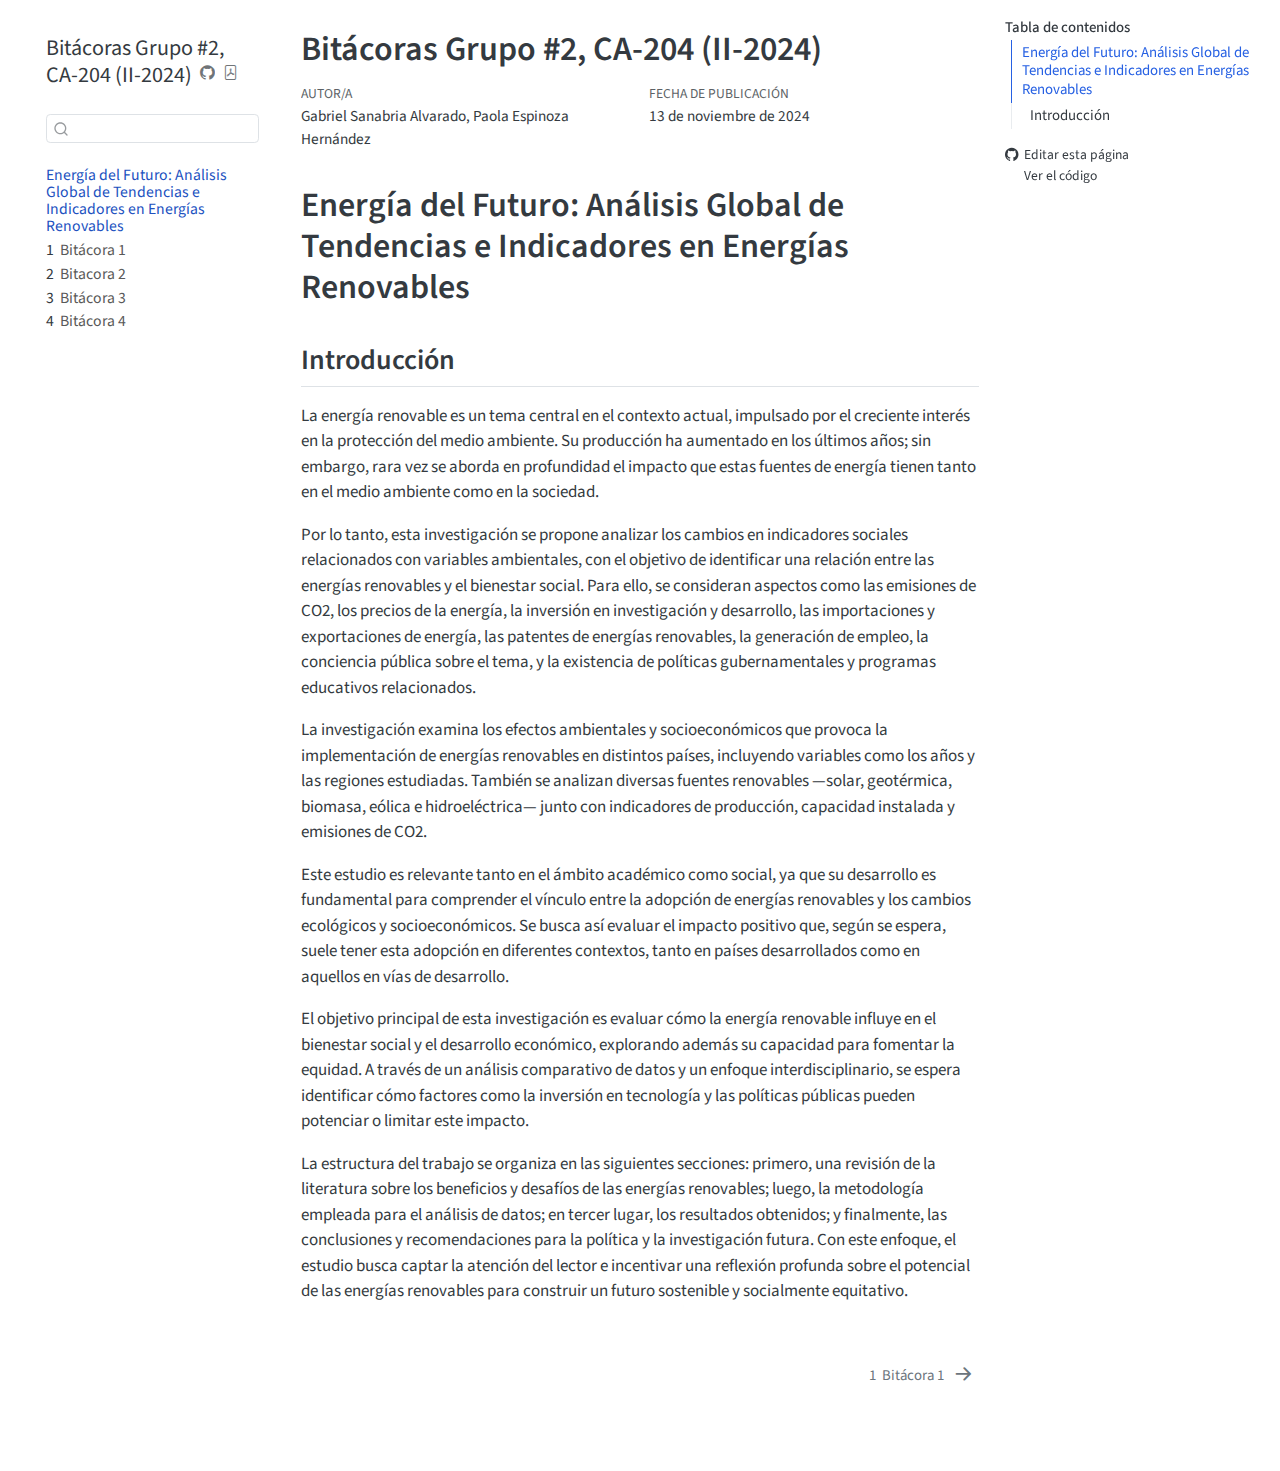
<file: docs/index.html>
<!DOCTYPE html>
<html xmlns="http://www.w3.org/1999/xhtml" lang="es" xml:lang="es"><head>

<meta charset="utf-8">
<meta name="generator" content="quarto-1.5.57">

<meta name="viewport" content="width=device-width, initial-scale=1.0, user-scalable=yes">

<meta name="author" content="Gabriel Sanabria Alvarado, Paola Espinoza Hernández">

<title>Bitácoras Grupo #2, CA-204 (II-2024)</title>
<style>
code{white-space: pre-wrap;}
span.smallcaps{font-variant: small-caps;}
div.columns{display: flex; gap: min(4vw, 1.5em);}
div.column{flex: auto; overflow-x: auto;}
div.hanging-indent{margin-left: 1.5em; text-indent: -1.5em;}
ul.task-list{list-style: none;}
ul.task-list li input[type="checkbox"] {
  width: 0.8em;
  margin: 0 0.8em 0.2em -1em; /* quarto-specific, see https://github.com/quarto-dev/quarto-cli/issues/4556 */ 
  vertical-align: middle;
}
</style>


<script src="site_libs/quarto-nav/quarto-nav.js"></script>
<script src="site_libs/quarto-nav/headroom.min.js"></script>
<script src="site_libs/clipboard/clipboard.min.js"></script>
<script src="site_libs/quarto-search/autocomplete.umd.js"></script>
<script src="site_libs/quarto-search/fuse.min.js"></script>
<script src="site_libs/quarto-search/quarto-search.js"></script>
<meta name="quarto:offset" content="./">
<link href="./bitacora-1.html" rel="next">
<script src="site_libs/quarto-html/quarto.js"></script>
<script src="site_libs/quarto-html/popper.min.js"></script>
<script src="site_libs/quarto-html/tippy.umd.min.js"></script>
<script src="site_libs/quarto-html/anchor.min.js"></script>
<link href="site_libs/quarto-html/tippy.css" rel="stylesheet">
<link href="site_libs/quarto-html/quarto-syntax-highlighting.css" rel="stylesheet" id="quarto-text-highlighting-styles">
<script src="site_libs/bootstrap/bootstrap.min.js"></script>
<link href="site_libs/bootstrap/bootstrap-icons.css" rel="stylesheet">
<link href="site_libs/bootstrap/bootstrap.min.css" rel="stylesheet" id="quarto-bootstrap" data-mode="light">
<script id="quarto-search-options" type="application/json">{
  "location": "sidebar",
  "copy-button": false,
  "collapse-after": 3,
  "panel-placement": "start",
  "type": "textbox",
  "limit": 50,
  "keyboard-shortcut": [
    "f",
    "/",
    "s"
  ],
  "show-item-context": false,
  "language": {
    "search-no-results-text": "Sin resultados",
    "search-matching-documents-text": "documentos encontrados",
    "search-copy-link-title": "Copiar el enlace en la búsqueda",
    "search-hide-matches-text": "Ocultar resultados adicionales",
    "search-more-match-text": "resultado adicional en este documento",
    "search-more-matches-text": "resultados adicionales en este documento",
    "search-clear-button-title": "Borrar",
    "search-text-placeholder": "",
    "search-detached-cancel-button-title": "Cancelar",
    "search-submit-button-title": "Enviar",
    "search-label": "Buscar"
  }
}</script>


</head>

<body class="nav-sidebar floating">

<div id="quarto-search-results"></div>
  <header id="quarto-header" class="headroom fixed-top">
  <nav class="quarto-secondary-nav">
    <div class="container-fluid d-flex">
      <button type="button" class="quarto-btn-toggle btn" data-bs-toggle="collapse" role="button" data-bs-target=".quarto-sidebar-collapse-item" aria-controls="quarto-sidebar" aria-expanded="false" aria-label="Alternar barra lateral" onclick="if (window.quartoToggleHeadroom) { window.quartoToggleHeadroom(); }">
        <i class="bi bi-layout-text-sidebar-reverse"></i>
      </button>
        <nav class="quarto-page-breadcrumbs" aria-label="breadcrumb"><ol class="breadcrumb"><li class="breadcrumb-item"><a href="./index.html">Energía del Futuro: Análisis Global de Tendencias e Indicadores en Energías Renovables</a></li></ol></nav>
        <a class="flex-grow-1" role="navigation" data-bs-toggle="collapse" data-bs-target=".quarto-sidebar-collapse-item" aria-controls="quarto-sidebar" aria-expanded="false" aria-label="Alternar barra lateral" onclick="if (window.quartoToggleHeadroom) { window.quartoToggleHeadroom(); }">      
        </a>
      <button type="button" class="btn quarto-search-button" aria-label="Buscar" onclick="window.quartoOpenSearch();">
        <i class="bi bi-search"></i>
      </button>
    </div>
  </nav>
</header>
<!-- content -->
<div id="quarto-content" class="quarto-container page-columns page-rows-contents page-layout-article">
<!-- sidebar -->
  <nav id="quarto-sidebar" class="sidebar collapse collapse-horizontal quarto-sidebar-collapse-item sidebar-navigation floating overflow-auto">
    <div class="pt-lg-2 mt-2 text-left sidebar-header">
    <div class="sidebar-title mb-0 py-0">
      <a href="./">Bitácoras Grupo #2, CA-204 (II-2024)</a> 
        <div class="sidebar-tools-main">
    <a href="https://github.com/gabosanabria04/BitacorasGrupo-2-CA0204-II-2024-.git" title="Ejecutar el código" class="quarto-navigation-tool px-1" aria-label="Ejecutar el código"><i class="bi bi-github"></i></a>
    <a href="./Bitácoras-Grupo--2,-CA-204--II-2024-.pdf" title="Descargar PDF" class="quarto-navigation-tool px-1" aria-label="Descargar PDF"><i class="bi bi-file-pdf"></i></a>
</div>
    </div>
      </div>
        <div class="mt-2 flex-shrink-0 align-items-center">
        <div class="sidebar-search">
        <div id="quarto-search" class="" title="Buscar"></div>
        </div>
        </div>
    <div class="sidebar-menu-container"> 
    <ul class="list-unstyled mt-1">
        <li class="sidebar-item">
  <div class="sidebar-item-container"> 
  <a href="./index.html" class="sidebar-item-text sidebar-link active">
 <span class="menu-text">Energía del Futuro: Análisis Global de Tendencias e Indicadores en Energías Renovables</span></a>
  </div>
</li>
        <li class="sidebar-item">
  <div class="sidebar-item-container"> 
  <a href="./bitacora-1.html" class="sidebar-item-text sidebar-link">
 <span class="menu-text"><span class="chapter-number">1</span>&nbsp; <span class="chapter-title">Bitácora 1</span></span></a>
  </div>
</li>
        <li class="sidebar-item">
  <div class="sidebar-item-container"> 
  <a href="./Bitacora-2.html" class="sidebar-item-text sidebar-link">
 <span class="menu-text"><span class="chapter-number">2</span>&nbsp; <span class="chapter-title">Bitacora 2</span></span></a>
  </div>
</li>
        <li class="sidebar-item">
  <div class="sidebar-item-container"> 
  <a href="./bitacora-3.html" class="sidebar-item-text sidebar-link">
 <span class="menu-text"><span class="chapter-number">3</span>&nbsp; <span class="chapter-title">Bitácora 3</span></span></a>
  </div>
</li>
        <li class="sidebar-item">
  <div class="sidebar-item-container"> 
  <a href="./bitacora-4.html" class="sidebar-item-text sidebar-link">
 <span class="menu-text"><span class="chapter-number">4</span>&nbsp; <span class="chapter-title">Bitácora 4</span></span></a>
  </div>
</li>
    </ul>
    </div>
</nav>
<div id="quarto-sidebar-glass" class="quarto-sidebar-collapse-item" data-bs-toggle="collapse" data-bs-target=".quarto-sidebar-collapse-item"></div>
<!-- margin-sidebar -->
    <div id="quarto-margin-sidebar" class="sidebar margin-sidebar">
        <nav id="TOC" role="doc-toc" class="toc-active">
    <h2 id="toc-title">Tabla de contenidos</h2>
   
  <ul>
  <li><a href="#energía-del-futuro-análisis-global-de-tendencias-e-indicadores-en-energías-renovables" id="toc-energía-del-futuro-análisis-global-de-tendencias-e-indicadores-en-energías-renovables" class="nav-link active" data-scroll-target="#energía-del-futuro-análisis-global-de-tendencias-e-indicadores-en-energías-renovables">Energía del Futuro: Análisis Global de Tendencias e Indicadores en Energías Renovables</a>
  <ul class="collapse">
  <li><a href="#introducción" id="toc-introducción" class="nav-link" data-scroll-target="#introducción">Introducción</a></li>
  </ul></li>
  </ul>
<div class="toc-actions"><ul><li><a href="https://github.com/gabosanabria04/BitacorasGrupo-2-CA0204-II-2024-.git/edit/main/index.qmd" class="toc-action"><i class="bi bi-github"></i>Editar esta página</a></li><li><a href="https://github.com/gabosanabria04/BitacorasGrupo-2-CA0204-II-2024-.git/blob/main/index.qmd" class="toc-action"><i class="bi empty"></i>Ver el código</a></li></ul></div></nav>
    </div>
<!-- main -->
<main class="content" id="quarto-document-content">

<header id="title-block-header" class="quarto-title-block default">
<div class="quarto-title">
<h1 class="title">Bitácoras Grupo #2, CA-204 (II-2024)</h1>
</div>



<div class="quarto-title-meta">

    <div>
    <div class="quarto-title-meta-heading">Autor/a</div>
    <div class="quarto-title-meta-contents">
             <p>Gabriel Sanabria Alvarado, Paola Espinoza Hernández </p>
          </div>
  </div>
    
    <div>
    <div class="quarto-title-meta-heading">Fecha de publicación</div>
    <div class="quarto-title-meta-contents">
      <p class="date">13 de noviembre de 2024</p>
    </div>
  </div>
  
    
  </div>
  


</header>


<section id="energía-del-futuro-análisis-global-de-tendencias-e-indicadores-en-energías-renovables" class="level1 unnumbered">
<h1 class="unnumbered">Energía del Futuro: Análisis Global de Tendencias e Indicadores en Energías Renovables</h1>
<section id="introducción" class="level2">
<h2 class="anchored" data-anchor-id="introducción">Introducción</h2>
<p>La energía renovable es un tema central en el contexto actual, impulsado por el creciente interés en la protección del medio ambiente. Su producción ha aumentado en los últimos años; sin embargo, rara vez se aborda en profundidad el impacto que estas fuentes de energía tienen tanto en el medio ambiente como en la sociedad.</p>
<p>Por lo tanto, esta investigación se propone analizar los cambios en indicadores sociales relacionados con variables ambientales, con el objetivo de identificar una relación entre las energías renovables y el bienestar social. Para ello, se consideran aspectos como las emisiones de CO2, los precios de la energía, la inversión en investigación y desarrollo, las importaciones y exportaciones de energía, las patentes de energías renovables, la generación de empleo, la conciencia pública sobre el tema, y la existencia de políticas gubernamentales y programas educativos relacionados.</p>
<p>La investigación examina los efectos ambientales y socioeconómicos que provoca la implementación de energías renovables en distintos países, incluyendo variables como los años y las regiones estudiadas. También se analizan diversas fuentes renovables —solar, geotérmica, biomasa, eólica e hidroeléctrica— junto con indicadores de producción, capacidad instalada y emisiones de CO2.</p>
<p>Este estudio es relevante tanto en el ámbito académico como social, ya que su desarrollo es fundamental para comprender el vínculo entre la adopción de energías renovables y los cambios ecológicos y socioeconómicos. Se busca así evaluar el impacto positivo que, según se espera, suele tener esta adopción en diferentes contextos, tanto en países desarrollados como en aquellos en vías de desarrollo.</p>
<p>El objetivo principal de esta investigación es evaluar cómo la energía renovable influye en el bienestar social y el desarrollo económico, explorando además su capacidad para fomentar la equidad. A través de un análisis comparativo de datos y un enfoque interdisciplinario, se espera identificar cómo factores como la inversión en tecnología y las políticas públicas pueden potenciar o limitar este impacto.</p>
<p>La estructura del trabajo se organiza en las siguientes secciones: primero, una revisión de la literatura sobre los beneficios y desafíos de las energías renovables; luego, la metodología empleada para el análisis de datos; en tercer lugar, los resultados obtenidos; y finalmente, las conclusiones y recomendaciones para la política y la investigación futura. Con este enfoque, el estudio busca captar la atención del lector e incentivar una reflexión profunda sobre el potencial de las energías renovables para construir un futuro sostenible y socialmente equitativo.</p>


</section>
</section>

</main> <!-- /main -->
<script id="quarto-html-after-body" type="application/javascript">
window.document.addEventListener("DOMContentLoaded", function (event) {
  const toggleBodyColorMode = (bsSheetEl) => {
    const mode = bsSheetEl.getAttribute("data-mode");
    const bodyEl = window.document.querySelector("body");
    if (mode === "dark") {
      bodyEl.classList.add("quarto-dark");
      bodyEl.classList.remove("quarto-light");
    } else {
      bodyEl.classList.add("quarto-light");
      bodyEl.classList.remove("quarto-dark");
    }
  }
  const toggleBodyColorPrimary = () => {
    const bsSheetEl = window.document.querySelector("link#quarto-bootstrap");
    if (bsSheetEl) {
      toggleBodyColorMode(bsSheetEl);
    }
  }
  toggleBodyColorPrimary();  
  const icon = "";
  const anchorJS = new window.AnchorJS();
  anchorJS.options = {
    placement: 'right',
    icon: icon
  };
  anchorJS.add('.anchored');
  const isCodeAnnotation = (el) => {
    for (const clz of el.classList) {
      if (clz.startsWith('code-annotation-')) {                     
        return true;
      }
    }
    return false;
  }
  const onCopySuccess = function(e) {
    // button target
    const button = e.trigger;
    // don't keep focus
    button.blur();
    // flash "checked"
    button.classList.add('code-copy-button-checked');
    var currentTitle = button.getAttribute("title");
    button.setAttribute("title", "Copiado");
    let tooltip;
    if (window.bootstrap) {
      button.setAttribute("data-bs-toggle", "tooltip");
      button.setAttribute("data-bs-placement", "left");
      button.setAttribute("data-bs-title", "Copiado");
      tooltip = new bootstrap.Tooltip(button, 
        { trigger: "manual", 
          customClass: "code-copy-button-tooltip",
          offset: [0, -8]});
      tooltip.show();    
    }
    setTimeout(function() {
      if (tooltip) {
        tooltip.hide();
        button.removeAttribute("data-bs-title");
        button.removeAttribute("data-bs-toggle");
        button.removeAttribute("data-bs-placement");
      }
      button.setAttribute("title", currentTitle);
      button.classList.remove('code-copy-button-checked');
    }, 1000);
    // clear code selection
    e.clearSelection();
  }
  const getTextToCopy = function(trigger) {
      const codeEl = trigger.previousElementSibling.cloneNode(true);
      for (const childEl of codeEl.children) {
        if (isCodeAnnotation(childEl)) {
          childEl.remove();
        }
      }
      return codeEl.innerText;
  }
  const clipboard = new window.ClipboardJS('.code-copy-button:not([data-in-quarto-modal])', {
    text: getTextToCopy
  });
  clipboard.on('success', onCopySuccess);
  if (window.document.getElementById('quarto-embedded-source-code-modal')) {
    // For code content inside modals, clipBoardJS needs to be initialized with a container option
    // TODO: Check when it could be a function (https://github.com/zenorocha/clipboard.js/issues/860)
    const clipboardModal = new window.ClipboardJS('.code-copy-button[data-in-quarto-modal]', {
      text: getTextToCopy,
      container: window.document.getElementById('quarto-embedded-source-code-modal')
    });
    clipboardModal.on('success', onCopySuccess);
  }
    var localhostRegex = new RegExp(/^(?:http|https):\/\/localhost\:?[0-9]*\//);
    var mailtoRegex = new RegExp(/^mailto:/);
      var filterRegex = new RegExp("https:\/\/gabosanabria04\.github\.io\/BitacorasGrupo-2-CA0204-II-2024-\/");
    var isInternal = (href) => {
        return filterRegex.test(href) || localhostRegex.test(href) || mailtoRegex.test(href);
    }
    // Inspect non-navigation links and adorn them if external
 	var links = window.document.querySelectorAll('a[href]:not(.nav-link):not(.navbar-brand):not(.toc-action):not(.sidebar-link):not(.sidebar-item-toggle):not(.pagination-link):not(.no-external):not([aria-hidden]):not(.dropdown-item):not(.quarto-navigation-tool):not(.about-link)');
    for (var i=0; i<links.length; i++) {
      const link = links[i];
      if (!isInternal(link.href)) {
        // undo the damage that might have been done by quarto-nav.js in the case of
        // links that we want to consider external
        if (link.dataset.originalHref !== undefined) {
          link.href = link.dataset.originalHref;
        }
          // target, if specified
          link.setAttribute("target", "_blank");
          if (link.getAttribute("rel") === null) {
            link.setAttribute("rel", "noopener");
          }
      }
    }
  function tippyHover(el, contentFn, onTriggerFn, onUntriggerFn) {
    const config = {
      allowHTML: true,
      maxWidth: 500,
      delay: 100,
      arrow: false,
      appendTo: function(el) {
          return el.parentElement;
      },
      interactive: true,
      interactiveBorder: 10,
      theme: 'quarto',
      placement: 'bottom-start',
    };
    if (contentFn) {
      config.content = contentFn;
    }
    if (onTriggerFn) {
      config.onTrigger = onTriggerFn;
    }
    if (onUntriggerFn) {
      config.onUntrigger = onUntriggerFn;
    }
    window.tippy(el, config); 
  }
  const noterefs = window.document.querySelectorAll('a[role="doc-noteref"]');
  for (var i=0; i<noterefs.length; i++) {
    const ref = noterefs[i];
    tippyHover(ref, function() {
      // use id or data attribute instead here
      let href = ref.getAttribute('data-footnote-href') || ref.getAttribute('href');
      try { href = new URL(href).hash; } catch {}
      const id = href.replace(/^#\/?/, "");
      const note = window.document.getElementById(id);
      if (note) {
        return note.innerHTML;
      } else {
        return "";
      }
    });
  }
  const xrefs = window.document.querySelectorAll('a.quarto-xref');
  const processXRef = (id, note) => {
    // Strip column container classes
    const stripColumnClz = (el) => {
      el.classList.remove("page-full", "page-columns");
      if (el.children) {
        for (const child of el.children) {
          stripColumnClz(child);
        }
      }
    }
    stripColumnClz(note)
    if (id === null || id.startsWith('sec-')) {
      // Special case sections, only their first couple elements
      const container = document.createElement("div");
      if (note.children && note.children.length > 2) {
        container.appendChild(note.children[0].cloneNode(true));
        for (let i = 1; i < note.children.length; i++) {
          const child = note.children[i];
          if (child.tagName === "P" && child.innerText === "") {
            continue;
          } else {
            container.appendChild(child.cloneNode(true));
            break;
          }
        }
        if (window.Quarto?.typesetMath) {
          window.Quarto.typesetMath(container);
        }
        return container.innerHTML
      } else {
        if (window.Quarto?.typesetMath) {
          window.Quarto.typesetMath(note);
        }
        return note.innerHTML;
      }
    } else {
      // Remove any anchor links if they are present
      const anchorLink = note.querySelector('a.anchorjs-link');
      if (anchorLink) {
        anchorLink.remove();
      }
      if (window.Quarto?.typesetMath) {
        window.Quarto.typesetMath(note);
      }
      // TODO in 1.5, we should make sure this works without a callout special case
      if (note.classList.contains("callout")) {
        return note.outerHTML;
      } else {
        return note.innerHTML;
      }
    }
  }
  for (var i=0; i<xrefs.length; i++) {
    const xref = xrefs[i];
    tippyHover(xref, undefined, function(instance) {
      instance.disable();
      let url = xref.getAttribute('href');
      let hash = undefined; 
      if (url.startsWith('#')) {
        hash = url;
      } else {
        try { hash = new URL(url).hash; } catch {}
      }
      if (hash) {
        const id = hash.replace(/^#\/?/, "");
        const note = window.document.getElementById(id);
        if (note !== null) {
          try {
            const html = processXRef(id, note.cloneNode(true));
            instance.setContent(html);
          } finally {
            instance.enable();
            instance.show();
          }
        } else {
          // See if we can fetch this
          fetch(url.split('#')[0])
          .then(res => res.text())
          .then(html => {
            const parser = new DOMParser();
            const htmlDoc = parser.parseFromString(html, "text/html");
            const note = htmlDoc.getElementById(id);
            if (note !== null) {
              const html = processXRef(id, note);
              instance.setContent(html);
            } 
          }).finally(() => {
            instance.enable();
            instance.show();
          });
        }
      } else {
        // See if we can fetch a full url (with no hash to target)
        // This is a special case and we should probably do some content thinning / targeting
        fetch(url)
        .then(res => res.text())
        .then(html => {
          const parser = new DOMParser();
          const htmlDoc = parser.parseFromString(html, "text/html");
          const note = htmlDoc.querySelector('main.content');
          if (note !== null) {
            // This should only happen for chapter cross references
            // (since there is no id in the URL)
            // remove the first header
            if (note.children.length > 0 && note.children[0].tagName === "HEADER") {
              note.children[0].remove();
            }
            const html = processXRef(null, note);
            instance.setContent(html);
          } 
        }).finally(() => {
          instance.enable();
          instance.show();
        });
      }
    }, function(instance) {
    });
  }
      let selectedAnnoteEl;
      const selectorForAnnotation = ( cell, annotation) => {
        let cellAttr = 'data-code-cell="' + cell + '"';
        let lineAttr = 'data-code-annotation="' +  annotation + '"';
        const selector = 'span[' + cellAttr + '][' + lineAttr + ']';
        return selector;
      }
      const selectCodeLines = (annoteEl) => {
        const doc = window.document;
        const targetCell = annoteEl.getAttribute("data-target-cell");
        const targetAnnotation = annoteEl.getAttribute("data-target-annotation");
        const annoteSpan = window.document.querySelector(selectorForAnnotation(targetCell, targetAnnotation));
        const lines = annoteSpan.getAttribute("data-code-lines").split(",");
        const lineIds = lines.map((line) => {
          return targetCell + "-" + line;
        })
        let top = null;
        let height = null;
        let parent = null;
        if (lineIds.length > 0) {
            //compute the position of the single el (top and bottom and make a div)
            const el = window.document.getElementById(lineIds[0]);
            top = el.offsetTop;
            height = el.offsetHeight;
            parent = el.parentElement.parentElement;
          if (lineIds.length > 1) {
            const lastEl = window.document.getElementById(lineIds[lineIds.length - 1]);
            const bottom = lastEl.offsetTop + lastEl.offsetHeight;
            height = bottom - top;
          }
          if (top !== null && height !== null && parent !== null) {
            // cook up a div (if necessary) and position it 
            let div = window.document.getElementById("code-annotation-line-highlight");
            if (div === null) {
              div = window.document.createElement("div");
              div.setAttribute("id", "code-annotation-line-highlight");
              div.style.position = 'absolute';
              parent.appendChild(div);
            }
            div.style.top = top - 2 + "px";
            div.style.height = height + 4 + "px";
            div.style.left = 0;
            let gutterDiv = window.document.getElementById("code-annotation-line-highlight-gutter");
            if (gutterDiv === null) {
              gutterDiv = window.document.createElement("div");
              gutterDiv.setAttribute("id", "code-annotation-line-highlight-gutter");
              gutterDiv.style.position = 'absolute';
              const codeCell = window.document.getElementById(targetCell);
              const gutter = codeCell.querySelector('.code-annotation-gutter');
              gutter.appendChild(gutterDiv);
            }
            gutterDiv.style.top = top - 2 + "px";
            gutterDiv.style.height = height + 4 + "px";
          }
          selectedAnnoteEl = annoteEl;
        }
      };
      const unselectCodeLines = () => {
        const elementsIds = ["code-annotation-line-highlight", "code-annotation-line-highlight-gutter"];
        elementsIds.forEach((elId) => {
          const div = window.document.getElementById(elId);
          if (div) {
            div.remove();
          }
        });
        selectedAnnoteEl = undefined;
      };
        // Handle positioning of the toggle
    window.addEventListener(
      "resize",
      throttle(() => {
        elRect = undefined;
        if (selectedAnnoteEl) {
          selectCodeLines(selectedAnnoteEl);
        }
      }, 10)
    );
    function throttle(fn, ms) {
    let throttle = false;
    let timer;
      return (...args) => {
        if(!throttle) { // first call gets through
            fn.apply(this, args);
            throttle = true;
        } else { // all the others get throttled
            if(timer) clearTimeout(timer); // cancel #2
            timer = setTimeout(() => {
              fn.apply(this, args);
              timer = throttle = false;
            }, ms);
        }
      };
    }
      // Attach click handler to the DT
      const annoteDls = window.document.querySelectorAll('dt[data-target-cell]');
      for (const annoteDlNode of annoteDls) {
        annoteDlNode.addEventListener('click', (event) => {
          const clickedEl = event.target;
          if (clickedEl !== selectedAnnoteEl) {
            unselectCodeLines();
            const activeEl = window.document.querySelector('dt[data-target-cell].code-annotation-active');
            if (activeEl) {
              activeEl.classList.remove('code-annotation-active');
            }
            selectCodeLines(clickedEl);
            clickedEl.classList.add('code-annotation-active');
          } else {
            // Unselect the line
            unselectCodeLines();
            clickedEl.classList.remove('code-annotation-active');
          }
        });
      }
  const findCites = (el) => {
    const parentEl = el.parentElement;
    if (parentEl) {
      const cites = parentEl.dataset.cites;
      if (cites) {
        return {
          el,
          cites: cites.split(' ')
        };
      } else {
        return findCites(el.parentElement)
      }
    } else {
      return undefined;
    }
  };
  var bibliorefs = window.document.querySelectorAll('a[role="doc-biblioref"]');
  for (var i=0; i<bibliorefs.length; i++) {
    const ref = bibliorefs[i];
    const citeInfo = findCites(ref);
    if (citeInfo) {
      tippyHover(citeInfo.el, function() {
        var popup = window.document.createElement('div');
        citeInfo.cites.forEach(function(cite) {
          var citeDiv = window.document.createElement('div');
          citeDiv.classList.add('hanging-indent');
          citeDiv.classList.add('csl-entry');
          var biblioDiv = window.document.getElementById('ref-' + cite);
          if (biblioDiv) {
            citeDiv.innerHTML = biblioDiv.innerHTML;
          }
          popup.appendChild(citeDiv);
        });
        return popup.innerHTML;
      });
    }
  }
});
</script>
<nav class="page-navigation">
  <div class="nav-page nav-page-previous">
  </div>
  <div class="nav-page nav-page-next">
      <a href="./bitacora-1.html" class="pagination-link" aria-label="Bitácora 1">
        <span class="nav-page-text"><span class="chapter-number">1</span>&nbsp; <span class="chapter-title">Bitácora 1</span></span> <i class="bi bi-arrow-right-short"></i>
      </a>
  </div>
</nav>
</div> <!-- /content -->




<footer class="footer"><div class="nav-footer"><div class="nav-footer-center"><div class="toc-actions d-sm-block d-md-none"><ul><li><a href="https://github.com/gabosanabria04/BitacorasGrupo-2-CA0204-II-2024-.git/edit/main/index.qmd" class="toc-action"><i class="bi bi-github"></i>Editar esta página</a></li><li><a href="https://github.com/gabosanabria04/BitacorasGrupo-2-CA0204-II-2024-.git/blob/main/index.qmd" class="toc-action"><i class="bi empty"></i>Ver el código</a></li></ul></div></div></div></footer></body></html>
</file>
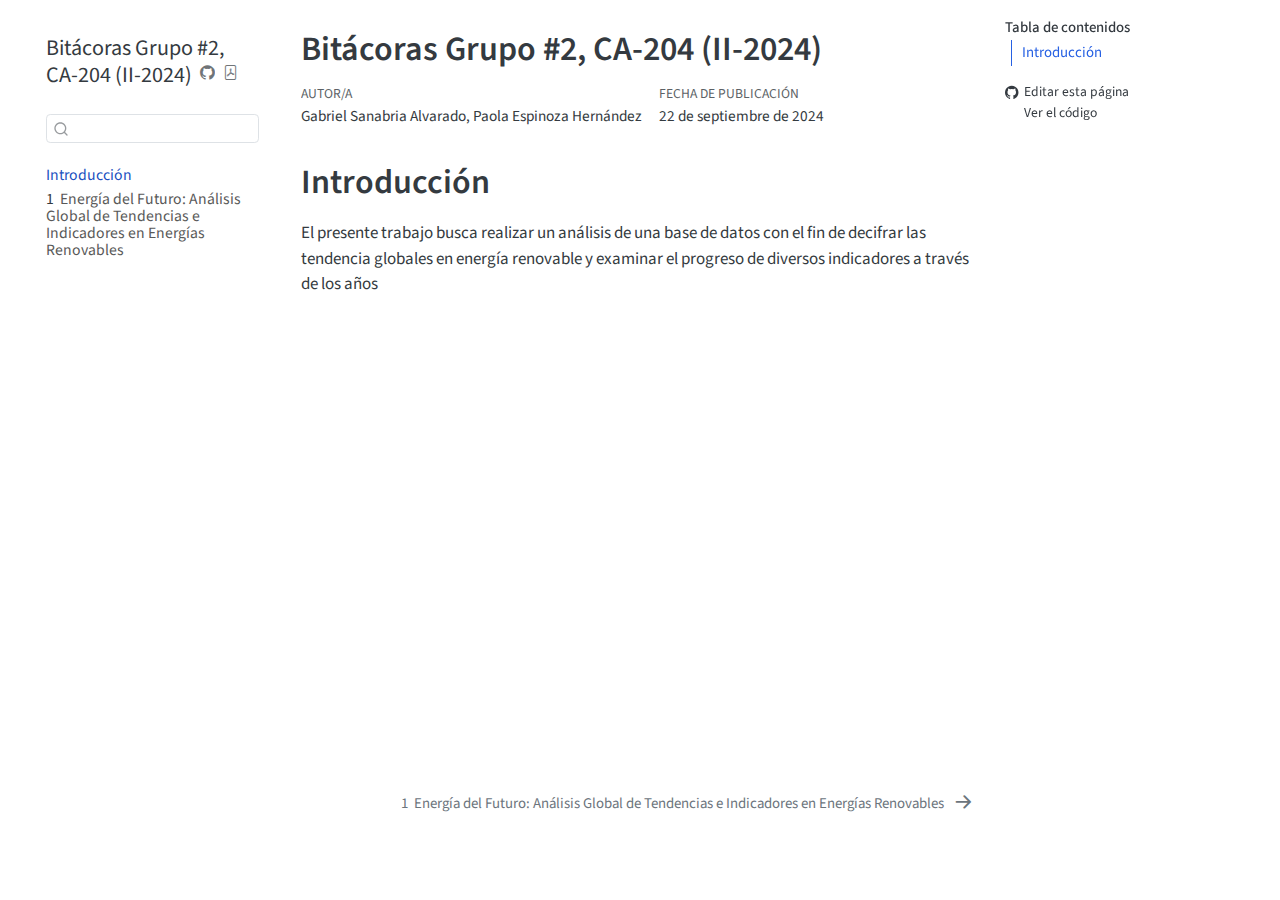
<file: Others/index.html>
<!DOCTYPE html>
<html xmlns="http://www.w3.org/1999/xhtml" lang="es" xml:lang="es"><head>

<meta charset="utf-8">
<meta name="generator" content="quarto-1.4.555">

<meta name="viewport" content="width=device-width, initial-scale=1.0, user-scalable=yes">

<meta name="author" content="Gabriel Sanabria Alvarado, Paola Espinoza Hernández">

<title>Bitácoras Grupo #2, CA-204 (II-2024)</title>
<style>
code{white-space: pre-wrap;}
span.smallcaps{font-variant: small-caps;}
div.columns{display: flex; gap: min(4vw, 1.5em);}
div.column{flex: auto; overflow-x: auto;}
div.hanging-indent{margin-left: 1.5em; text-indent: -1.5em;}
ul.task-list{list-style: none;}
ul.task-list li input[type="checkbox"] {
  width: 0.8em;
  margin: 0 0.8em 0.2em -1em; /* quarto-specific, see https://github.com/quarto-dev/quarto-cli/issues/4556 */ 
  vertical-align: middle;
}
</style>


<script src="site_libs/quarto-nav/quarto-nav.js"></script>
<script src="site_libs/quarto-nav/headroom.min.js"></script>
<script src="site_libs/clipboard/clipboard.min.js"></script>
<script src="site_libs/quarto-search/autocomplete.umd.js"></script>
<script src="site_libs/quarto-search/fuse.min.js"></script>
<script src="site_libs/quarto-search/quarto-search.js"></script>
<meta name="quarto:offset" content="./">
<link href="./bitacora-1.html" rel="next">
<script src="site_libs/quarto-html/quarto.js"></script>
<script src="site_libs/quarto-html/popper.min.js"></script>
<script src="site_libs/quarto-html/tippy.umd.min.js"></script>
<script src="site_libs/quarto-html/anchor.min.js"></script>
<link href="site_libs/quarto-html/tippy.css" rel="stylesheet">
<link href="site_libs/quarto-html/quarto-syntax-highlighting.css" rel="stylesheet" id="quarto-text-highlighting-styles">
<script src="site_libs/bootstrap/bootstrap.min.js"></script>
<link href="site_libs/bootstrap/bootstrap-icons.css" rel="stylesheet">
<link href="site_libs/bootstrap/bootstrap.min.css" rel="stylesheet" id="quarto-bootstrap" data-mode="light">
<script id="quarto-search-options" type="application/json">{
  "location": "sidebar",
  "copy-button": false,
  "collapse-after": 3,
  "panel-placement": "start",
  "type": "textbox",
  "limit": 50,
  "keyboard-shortcut": [
    "f",
    "/",
    "s"
  ],
  "show-item-context": false,
  "language": {
    "search-no-results-text": "Sin resultados",
    "search-matching-documents-text": "documentos encontrados",
    "search-copy-link-title": "Copiar el enlace en la búsqueda",
    "search-hide-matches-text": "Ocultar resultados adicionales",
    "search-more-match-text": "resultado adicional en este documento",
    "search-more-matches-text": "resultados adicionales en este documento",
    "search-clear-button-title": "Borrar",
    "search-text-placeholder": "",
    "search-detached-cancel-button-title": "Cancelar",
    "search-submit-button-title": "Enviar",
    "search-label": "Buscar"
  }
}</script>


</head>

<body class="nav-sidebar floating">

<div id="quarto-search-results"></div>
  <header id="quarto-header" class="headroom fixed-top">
  <nav class="quarto-secondary-nav">
    <div class="container-fluid d-flex">
      <button type="button" class="quarto-btn-toggle btn" data-bs-toggle="collapse" data-bs-target=".quarto-sidebar-collapse-item" aria-controls="quarto-sidebar" aria-expanded="false" aria-label="Alternar barra lateral" onclick="if (window.quartoToggleHeadroom) { window.quartoToggleHeadroom(); }">
        <i class="bi bi-layout-text-sidebar-reverse"></i>
      </button>
        <nav class="quarto-page-breadcrumbs" aria-label="breadcrumb"><ol class="breadcrumb"><li class="breadcrumb-item"><a href="./index.html">Introducción</a></li></ol></nav>
        <a class="flex-grow-1" role="button" data-bs-toggle="collapse" data-bs-target=".quarto-sidebar-collapse-item" aria-controls="quarto-sidebar" aria-expanded="false" aria-label="Alternar barra lateral" onclick="if (window.quartoToggleHeadroom) { window.quartoToggleHeadroom(); }">      
        </a>
      <button type="button" class="btn quarto-search-button" aria-label="" onclick="window.quartoOpenSearch();">
        <i class="bi bi-search"></i>
      </button>
    </div>
  </nav>
</header>
<!-- content -->
<div id="quarto-content" class="quarto-container page-columns page-rows-contents page-layout-article">
<!-- sidebar -->
  <nav id="quarto-sidebar" class="sidebar collapse collapse-horizontal quarto-sidebar-collapse-item sidebar-navigation floating overflow-auto">
    <div class="pt-lg-2 mt-2 text-left sidebar-header">
    <div class="sidebar-title mb-0 py-0">
      <a href="./">Bitácoras Grupo #2, CA-204 (II-2024)</a> 
        <div class="sidebar-tools-main">
    <a href="https://github.com/gabosanabria04/BitacorasGrupo-2-CA0204-II-2024-.git" title="Ejecutar el código" class="quarto-navigation-tool px-1" aria-label="Ejecutar el código"><i class="bi bi-github"></i></a>
    <a href="./Bitácoras-Grupo--2,-CA-204--II-2024-.pdf" title="Descargar PDF" class="quarto-navigation-tool px-1" aria-label="Descargar PDF"><i class="bi bi-file-pdf"></i></a>
</div>
    </div>
      </div>
        <div class="mt-2 flex-shrink-0 align-items-center">
        <div class="sidebar-search">
        <div id="quarto-search" class="" title="Buscar"></div>
        </div>
        </div>
    <div class="sidebar-menu-container"> 
    <ul class="list-unstyled mt-1">
        <li class="sidebar-item">
  <div class="sidebar-item-container"> 
  <a href="./index.html" class="sidebar-item-text sidebar-link active">
 <span class="menu-text">Introducción</span></a>
  </div>
</li>
        <li class="sidebar-item">
  <div class="sidebar-item-container"> 
  <a href="./bitacora-1.html" class="sidebar-item-text sidebar-link">
 <span class="menu-text"><span class="chapter-number">1</span>&nbsp; <span class="chapter-title">Energía del Futuro: Análisis Global de Tendencias e Indicadores en Energías Renovables</span></span></a>
  </div>
</li>
    </ul>
    </div>
</nav>
<div id="quarto-sidebar-glass" class="quarto-sidebar-collapse-item" data-bs-toggle="collapse" data-bs-target=".quarto-sidebar-collapse-item"></div>
<!-- margin-sidebar -->
    <div id="quarto-margin-sidebar" class="sidebar margin-sidebar">
        <nav id="TOC" role="doc-toc" class="toc-active">
    <h2 id="toc-title">Tabla de contenidos</h2>
   
  <ul>
  <li><a href="#introducción" id="toc-introducción" class="nav-link active" data-scroll-target="#introducción">Introducción</a></li>
  </ul>
<div class="toc-actions"><ul><li><a href="https://github.com/gabosanabria04/BitacorasGrupo-2-CA0204-II-2024-.git/edit/main/index.qmd" class="toc-action"><i class="bi bi-github"></i>Editar esta página</a></li><li><a href="https://github.com/gabosanabria04/BitacorasGrupo-2-CA0204-II-2024-.git/blob/main/index.qmd" class="toc-action"><i class="bi empty"></i>Ver el código</a></li></ul></div></nav>
    </div>
<!-- main -->
<main class="content" id="quarto-document-content">

<header id="title-block-header" class="quarto-title-block default">
<div class="quarto-title">
<h1 class="title">Bitácoras Grupo #2, CA-204 (II-2024)</h1>
</div>



<div class="quarto-title-meta">

    <div>
    <div class="quarto-title-meta-heading">Autor/a</div>
    <div class="quarto-title-meta-contents">
             <p>Gabriel Sanabria Alvarado, Paola Espinoza Hernández </p>
          </div>
  </div>
    
    <div>
    <div class="quarto-title-meta-heading">Fecha de publicación</div>
    <div class="quarto-title-meta-contents">
      <p class="date">22 de septiembre de 2024</p>
    </div>
  </div>
  
    
  </div>
  


</header>


<section id="introducción" class="level1 unnumbered">
<h1 class="unnumbered">Introducción</h1>
<p>El presente trabajo busca realizar un análisis de una base de datos con el fin de decifrar las tendencia globales en energía renovable y examinar el progreso de diversos indicadores a través de los años</p>


</section>

</main> <!-- /main -->
<script id="quarto-html-after-body" type="application/javascript">
window.document.addEventListener("DOMContentLoaded", function (event) {
  const toggleBodyColorMode = (bsSheetEl) => {
    const mode = bsSheetEl.getAttribute("data-mode");
    const bodyEl = window.document.querySelector("body");
    if (mode === "dark") {
      bodyEl.classList.add("quarto-dark");
      bodyEl.classList.remove("quarto-light");
    } else {
      bodyEl.classList.add("quarto-light");
      bodyEl.classList.remove("quarto-dark");
    }
  }
  const toggleBodyColorPrimary = () => {
    const bsSheetEl = window.document.querySelector("link#quarto-bootstrap");
    if (bsSheetEl) {
      toggleBodyColorMode(bsSheetEl);
    }
  }
  toggleBodyColorPrimary();  
  const icon = "";
  const anchorJS = new window.AnchorJS();
  anchorJS.options = {
    placement: 'right',
    icon: icon
  };
  anchorJS.add('.anchored');
  const isCodeAnnotation = (el) => {
    for (const clz of el.classList) {
      if (clz.startsWith('code-annotation-')) {                     
        return true;
      }
    }
    return false;
  }
  const clipboard = new window.ClipboardJS('.code-copy-button', {
    text: function(trigger) {
      const codeEl = trigger.previousElementSibling.cloneNode(true);
      for (const childEl of codeEl.children) {
        if (isCodeAnnotation(childEl)) {
          childEl.remove();
        }
      }
      return codeEl.innerText;
    }
  });
  clipboard.on('success', function(e) {
    // button target
    const button = e.trigger;
    // don't keep focus
    button.blur();
    // flash "checked"
    button.classList.add('code-copy-button-checked');
    var currentTitle = button.getAttribute("title");
    button.setAttribute("title", "Copiado");
    let tooltip;
    if (window.bootstrap) {
      button.setAttribute("data-bs-toggle", "tooltip");
      button.setAttribute("data-bs-placement", "left");
      button.setAttribute("data-bs-title", "Copiado");
      tooltip = new bootstrap.Tooltip(button, 
        { trigger: "manual", 
          customClass: "code-copy-button-tooltip",
          offset: [0, -8]});
      tooltip.show();    
    }
    setTimeout(function() {
      if (tooltip) {
        tooltip.hide();
        button.removeAttribute("data-bs-title");
        button.removeAttribute("data-bs-toggle");
        button.removeAttribute("data-bs-placement");
      }
      button.setAttribute("title", currentTitle);
      button.classList.remove('code-copy-button-checked');
    }, 1000);
    // clear code selection
    e.clearSelection();
  });
    var localhostRegex = new RegExp(/^(?:http|https):\/\/localhost\:?[0-9]*\//);
    var mailtoRegex = new RegExp(/^mailto:/);
      var filterRegex = new RegExp("https:\/\/maikol-solis\.github\.io\/Bitacora-Grupo-00-CA-204-II-2024\/");
    var isInternal = (href) => {
        return filterRegex.test(href) || localhostRegex.test(href) || mailtoRegex.test(href);
    }
    // Inspect non-navigation links and adorn them if external
 	var links = window.document.querySelectorAll('a[href]:not(.nav-link):not(.navbar-brand):not(.toc-action):not(.sidebar-link):not(.sidebar-item-toggle):not(.pagination-link):not(.no-external):not([aria-hidden]):not(.dropdown-item):not(.quarto-navigation-tool)');
    for (var i=0; i<links.length; i++) {
      const link = links[i];
      if (!isInternal(link.href)) {
        // undo the damage that might have been done by quarto-nav.js in the case of
        // links that we want to consider external
        if (link.dataset.originalHref !== undefined) {
          link.href = link.dataset.originalHref;
        }
          // target, if specified
          link.setAttribute("target", "_blank");
          if (link.getAttribute("rel") === null) {
            link.setAttribute("rel", "noopener");
          }
      }
    }
  function tippyHover(el, contentFn, onTriggerFn, onUntriggerFn) {
    const config = {
      allowHTML: true,
      maxWidth: 500,
      delay: 100,
      arrow: false,
      appendTo: function(el) {
          return el.parentElement;
      },
      interactive: true,
      interactiveBorder: 10,
      theme: 'quarto',
      placement: 'bottom-start',
    };
    if (contentFn) {
      config.content = contentFn;
    }
    if (onTriggerFn) {
      config.onTrigger = onTriggerFn;
    }
    if (onUntriggerFn) {
      config.onUntrigger = onUntriggerFn;
    }
    window.tippy(el, config); 
  }
  const noterefs = window.document.querySelectorAll('a[role="doc-noteref"]');
  for (var i=0; i<noterefs.length; i++) {
    const ref = noterefs[i];
    tippyHover(ref, function() {
      // use id or data attribute instead here
      let href = ref.getAttribute('data-footnote-href') || ref.getAttribute('href');
      try { href = new URL(href).hash; } catch {}
      const id = href.replace(/^#\/?/, "");
      const note = window.document.getElementById(id);
      if (note) {
        return note.innerHTML;
      } else {
        return "";
      }
    });
  }
  const xrefs = window.document.querySelectorAll('a.quarto-xref');
  const processXRef = (id, note) => {
    // Strip column container classes
    const stripColumnClz = (el) => {
      el.classList.remove("page-full", "page-columns");
      if (el.children) {
        for (const child of el.children) {
          stripColumnClz(child);
        }
      }
    }
    stripColumnClz(note)
    if (id === null || id.startsWith('sec-')) {
      // Special case sections, only their first couple elements
      const container = document.createElement("div");
      if (note.children && note.children.length > 2) {
        container.appendChild(note.children[0].cloneNode(true));
        for (let i = 1; i < note.children.length; i++) {
          const child = note.children[i];
          if (child.tagName === "P" && child.innerText === "") {
            continue;
          } else {
            container.appendChild(child.cloneNode(true));
            break;
          }
        }
        if (window.Quarto?.typesetMath) {
          window.Quarto.typesetMath(container);
        }
        return container.innerHTML
      } else {
        if (window.Quarto?.typesetMath) {
          window.Quarto.typesetMath(note);
        }
        return note.innerHTML;
      }
    } else {
      // Remove any anchor links if they are present
      const anchorLink = note.querySelector('a.anchorjs-link');
      if (anchorLink) {
        anchorLink.remove();
      }
      if (window.Quarto?.typesetMath) {
        window.Quarto.typesetMath(note);
      }
      // TODO in 1.5, we should make sure this works without a callout special case
      if (note.classList.contains("callout")) {
        return note.outerHTML;
      } else {
        return note.innerHTML;
      }
    }
  }
  for (var i=0; i<xrefs.length; i++) {
    const xref = xrefs[i];
    tippyHover(xref, undefined, function(instance) {
      instance.disable();
      let url = xref.getAttribute('href');
      let hash = undefined; 
      if (url.startsWith('#')) {
        hash = url;
      } else {
        try { hash = new URL(url).hash; } catch {}
      }
      if (hash) {
        const id = hash.replace(/^#\/?/, "");
        const note = window.document.getElementById(id);
        if (note !== null) {
          try {
            const html = processXRef(id, note.cloneNode(true));
            instance.setContent(html);
          } finally {
            instance.enable();
            instance.show();
          }
        } else {
          // See if we can fetch this
          fetch(url.split('#')[0])
          .then(res => res.text())
          .then(html => {
            const parser = new DOMParser();
            const htmlDoc = parser.parseFromString(html, "text/html");
            const note = htmlDoc.getElementById(id);
            if (note !== null) {
              const html = processXRef(id, note);
              instance.setContent(html);
            } 
          }).finally(() => {
            instance.enable();
            instance.show();
          });
        }
      } else {
        // See if we can fetch a full url (with no hash to target)
        // This is a special case and we should probably do some content thinning / targeting
        fetch(url)
        .then(res => res.text())
        .then(html => {
          const parser = new DOMParser();
          const htmlDoc = parser.parseFromString(html, "text/html");
          const note = htmlDoc.querySelector('main.content');
          if (note !== null) {
            // This should only happen for chapter cross references
            // (since there is no id in the URL)
            // remove the first header
            if (note.children.length > 0 && note.children[0].tagName === "HEADER") {
              note.children[0].remove();
            }
            const html = processXRef(null, note);
            instance.setContent(html);
          } 
        }).finally(() => {
          instance.enable();
          instance.show();
        });
      }
    }, function(instance) {
    });
  }
      let selectedAnnoteEl;
      const selectorForAnnotation = ( cell, annotation) => {
        let cellAttr = 'data-code-cell="' + cell + '"';
        let lineAttr = 'data-code-annotation="' +  annotation + '"';
        const selector = 'span[' + cellAttr + '][' + lineAttr + ']';
        return selector;
      }
      const selectCodeLines = (annoteEl) => {
        const doc = window.document;
        const targetCell = annoteEl.getAttribute("data-target-cell");
        const targetAnnotation = annoteEl.getAttribute("data-target-annotation");
        const annoteSpan = window.document.querySelector(selectorForAnnotation(targetCell, targetAnnotation));
        const lines = annoteSpan.getAttribute("data-code-lines").split(",");
        const lineIds = lines.map((line) => {
          return targetCell + "-" + line;
        })
        let top = null;
        let height = null;
        let parent = null;
        if (lineIds.length > 0) {
            //compute the position of the single el (top and bottom and make a div)
            const el = window.document.getElementById(lineIds[0]);
            top = el.offsetTop;
            height = el.offsetHeight;
            parent = el.parentElement.parentElement;
          if (lineIds.length > 1) {
            const lastEl = window.document.getElementById(lineIds[lineIds.length - 1]);
            const bottom = lastEl.offsetTop + lastEl.offsetHeight;
            height = bottom - top;
          }
          if (top !== null && height !== null && parent !== null) {
            // cook up a div (if necessary) and position it 
            let div = window.document.getElementById("code-annotation-line-highlight");
            if (div === null) {
              div = window.document.createElement("div");
              div.setAttribute("id", "code-annotation-line-highlight");
              div.style.position = 'absolute';
              parent.appendChild(div);
            }
            div.style.top = top - 2 + "px";
            div.style.height = height + 4 + "px";
            div.style.left = 0;
            let gutterDiv = window.document.getElementById("code-annotation-line-highlight-gutter");
            if (gutterDiv === null) {
              gutterDiv = window.document.createElement("div");
              gutterDiv.setAttribute("id", "code-annotation-line-highlight-gutter");
              gutterDiv.style.position = 'absolute';
              const codeCell = window.document.getElementById(targetCell);
              const gutter = codeCell.querySelector('.code-annotation-gutter');
              gutter.appendChild(gutterDiv);
            }
            gutterDiv.style.top = top - 2 + "px";
            gutterDiv.style.height = height + 4 + "px";
          }
          selectedAnnoteEl = annoteEl;
        }
      };
      const unselectCodeLines = () => {
        const elementsIds = ["code-annotation-line-highlight", "code-annotation-line-highlight-gutter"];
        elementsIds.forEach((elId) => {
          const div = window.document.getElementById(elId);
          if (div) {
            div.remove();
          }
        });
        selectedAnnoteEl = undefined;
      };
        // Handle positioning of the toggle
    window.addEventListener(
      "resize",
      throttle(() => {
        elRect = undefined;
        if (selectedAnnoteEl) {
          selectCodeLines(selectedAnnoteEl);
        }
      }, 10)
    );
    function throttle(fn, ms) {
    let throttle = false;
    let timer;
      return (...args) => {
        if(!throttle) { // first call gets through
            fn.apply(this, args);
            throttle = true;
        } else { // all the others get throttled
            if(timer) clearTimeout(timer); // cancel #2
            timer = setTimeout(() => {
              fn.apply(this, args);
              timer = throttle = false;
            }, ms);
        }
      };
    }
      // Attach click handler to the DT
      const annoteDls = window.document.querySelectorAll('dt[data-target-cell]');
      for (const annoteDlNode of annoteDls) {
        annoteDlNode.addEventListener('click', (event) => {
          const clickedEl = event.target;
          if (clickedEl !== selectedAnnoteEl) {
            unselectCodeLines();
            const activeEl = window.document.querySelector('dt[data-target-cell].code-annotation-active');
            if (activeEl) {
              activeEl.classList.remove('code-annotation-active');
            }
            selectCodeLines(clickedEl);
            clickedEl.classList.add('code-annotation-active');
          } else {
            // Unselect the line
            unselectCodeLines();
            clickedEl.classList.remove('code-annotation-active');
          }
        });
      }
  const findCites = (el) => {
    const parentEl = el.parentElement;
    if (parentEl) {
      const cites = parentEl.dataset.cites;
      if (cites) {
        return {
          el,
          cites: cites.split(' ')
        };
      } else {
        return findCites(el.parentElement)
      }
    } else {
      return undefined;
    }
  };
  var bibliorefs = window.document.querySelectorAll('a[role="doc-biblioref"]');
  for (var i=0; i<bibliorefs.length; i++) {
    const ref = bibliorefs[i];
    const citeInfo = findCites(ref);
    if (citeInfo) {
      tippyHover(citeInfo.el, function() {
        var popup = window.document.createElement('div');
        citeInfo.cites.forEach(function(cite) {
          var citeDiv = window.document.createElement('div');
          citeDiv.classList.add('hanging-indent');
          citeDiv.classList.add('csl-entry');
          var biblioDiv = window.document.getElementById('ref-' + cite);
          if (biblioDiv) {
            citeDiv.innerHTML = biblioDiv.innerHTML;
          }
          popup.appendChild(citeDiv);
        });
        return popup.innerHTML;
      });
    }
  }
});
</script>
<nav class="page-navigation">
  <div class="nav-page nav-page-previous">
  </div>
  <div class="nav-page nav-page-next">
      <a href="./bitacora-1.html" class="pagination-link" aria-label="Energía del Futuro: Análisis Global de Tendencias e Indicadores en Energías Renovables">
        <span class="nav-page-text"><span class="chapter-number">1</span>&nbsp; <span class="chapter-title">Energía del Futuro: Análisis Global de Tendencias e Indicadores en Energías Renovables</span></span> <i class="bi bi-arrow-right-short"></i>
      </a>
  </div>
</nav>
</div> <!-- /content -->




<footer class="footer"><div class="nav-footer"><div class="nav-footer-center"><div class="toc-actions d-sm-block d-md-none"><ul><li><a href="https://github.com/gabosanabria04/BitacorasGrupo-2-CA0204-II-2024-.git/edit/main/index.qmd" class="toc-action"><i class="bi bi-github"></i>Editar esta página</a></li><li><a href="https://github.com/gabosanabria04/BitacorasGrupo-2-CA0204-II-2024-.git/blob/main/index.qmd" class="toc-action"><i class="bi empty"></i>Ver el código</a></li></ul></div></div></div></footer></body></html>
</file>
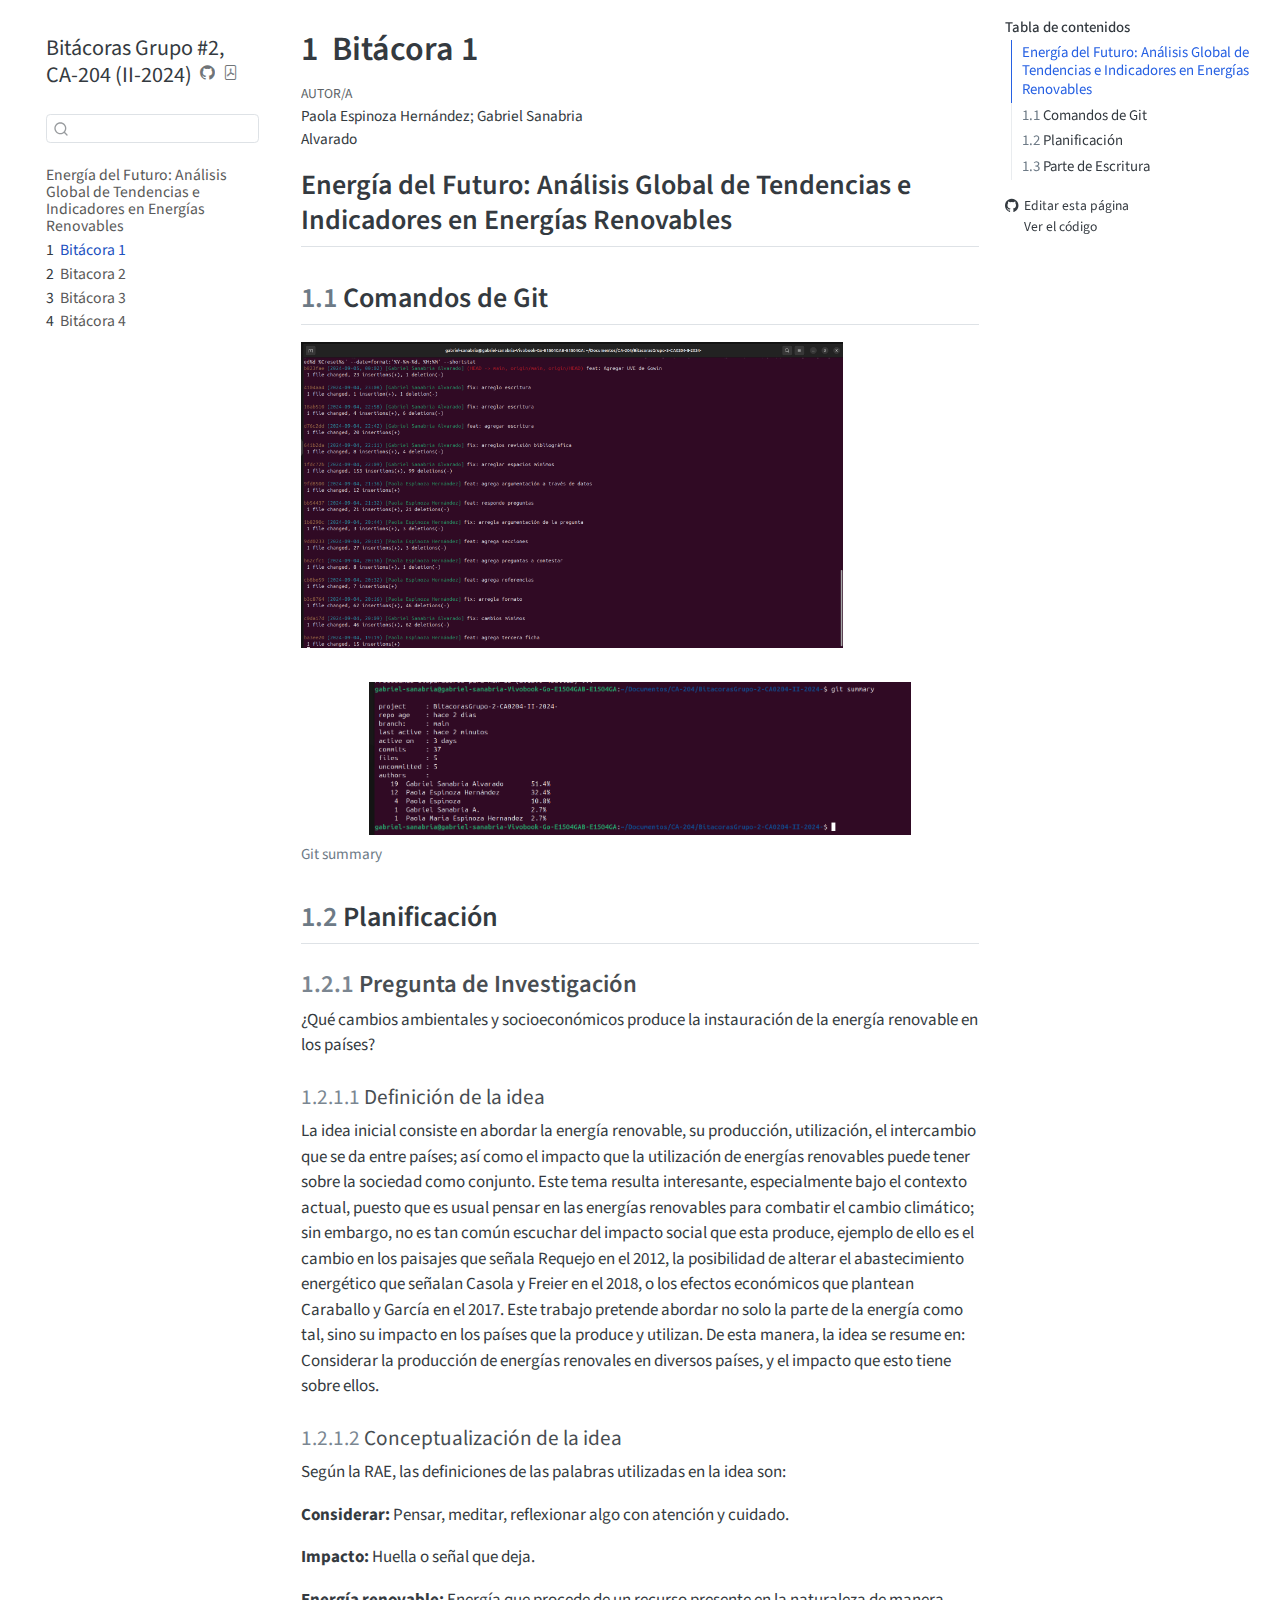
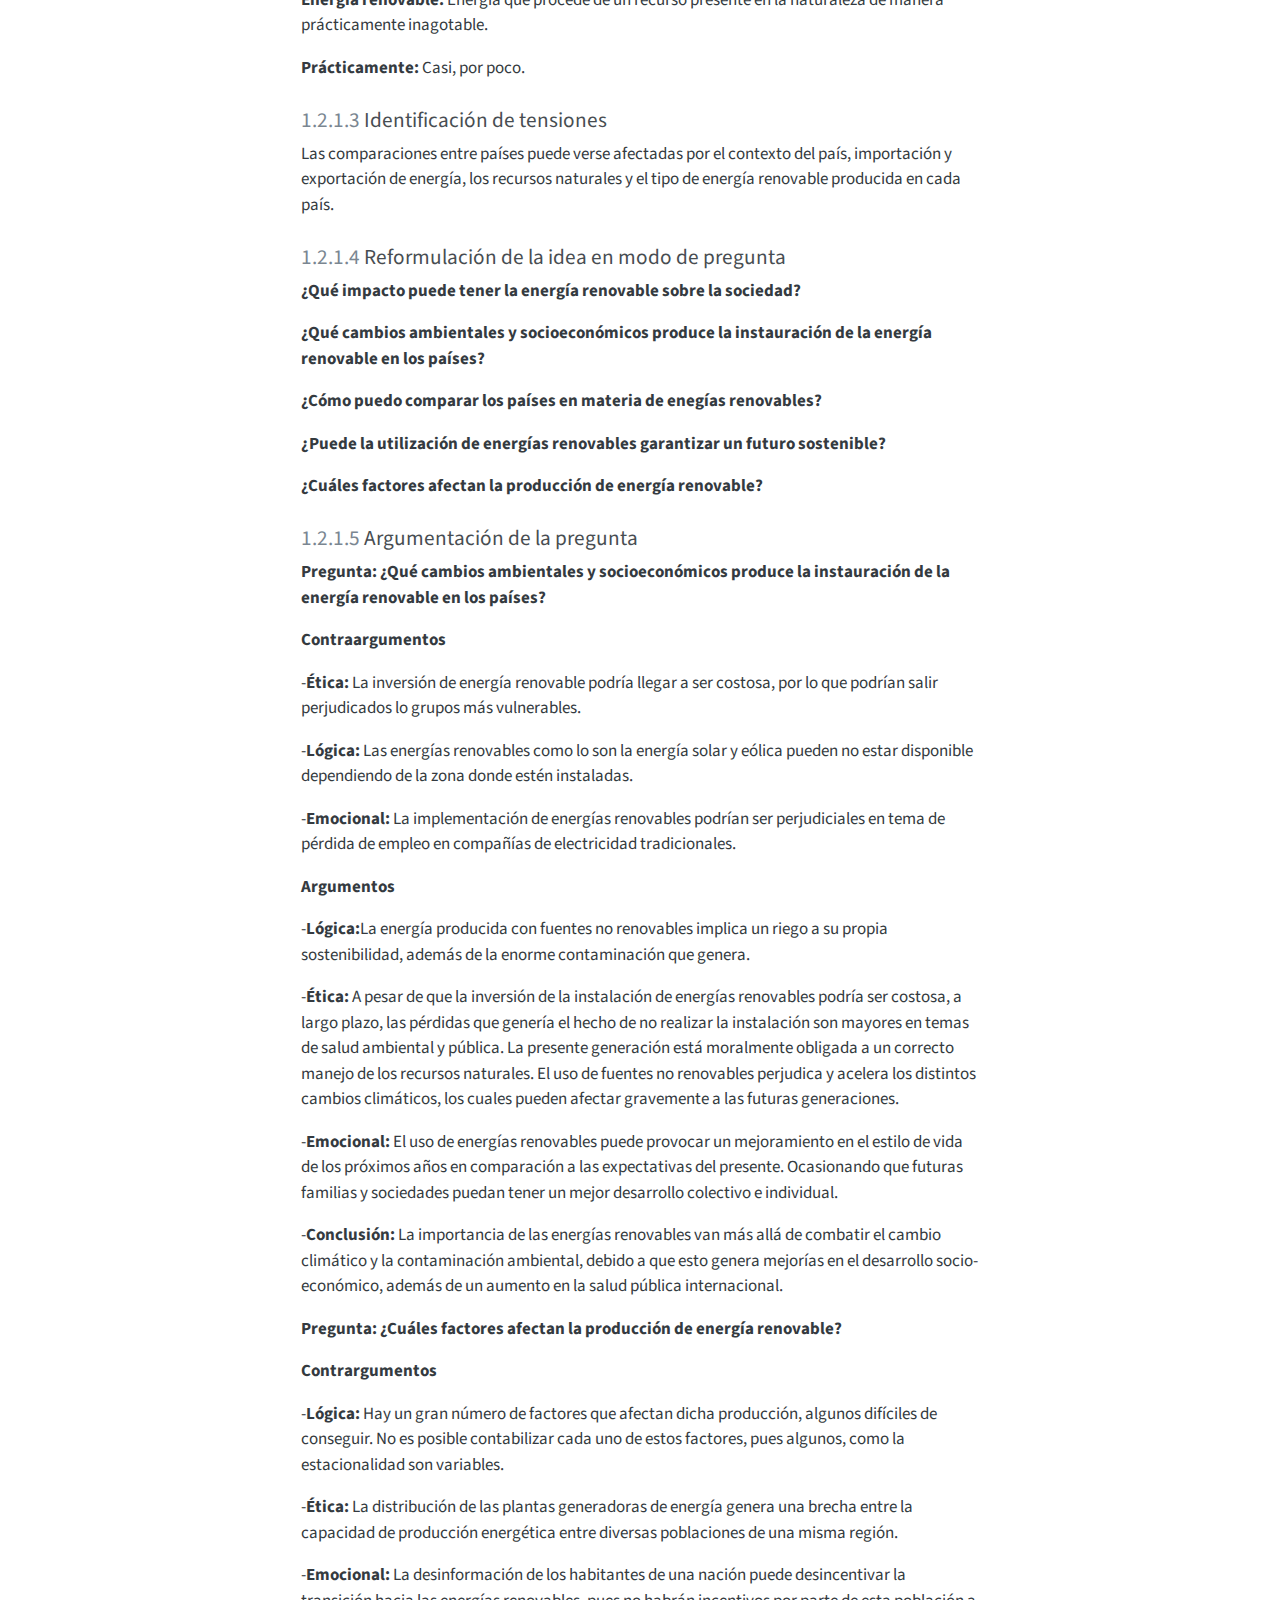
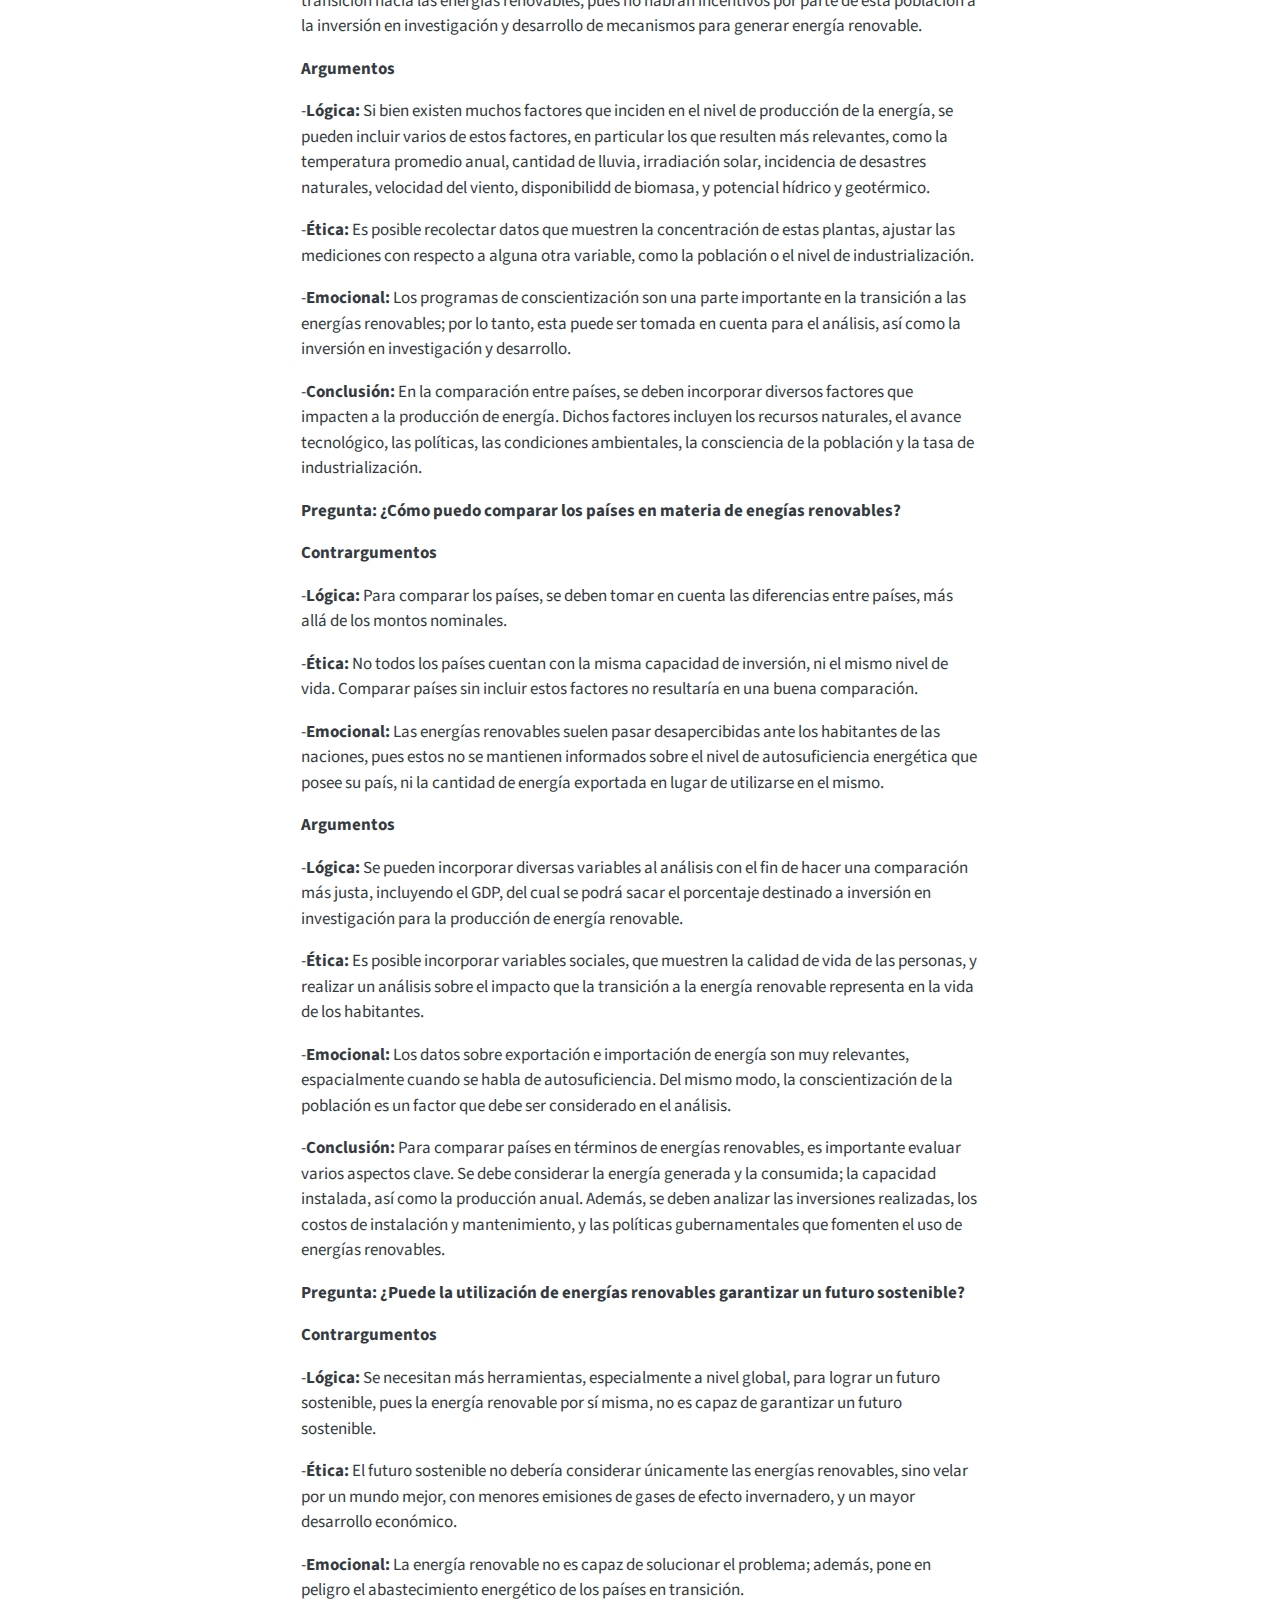
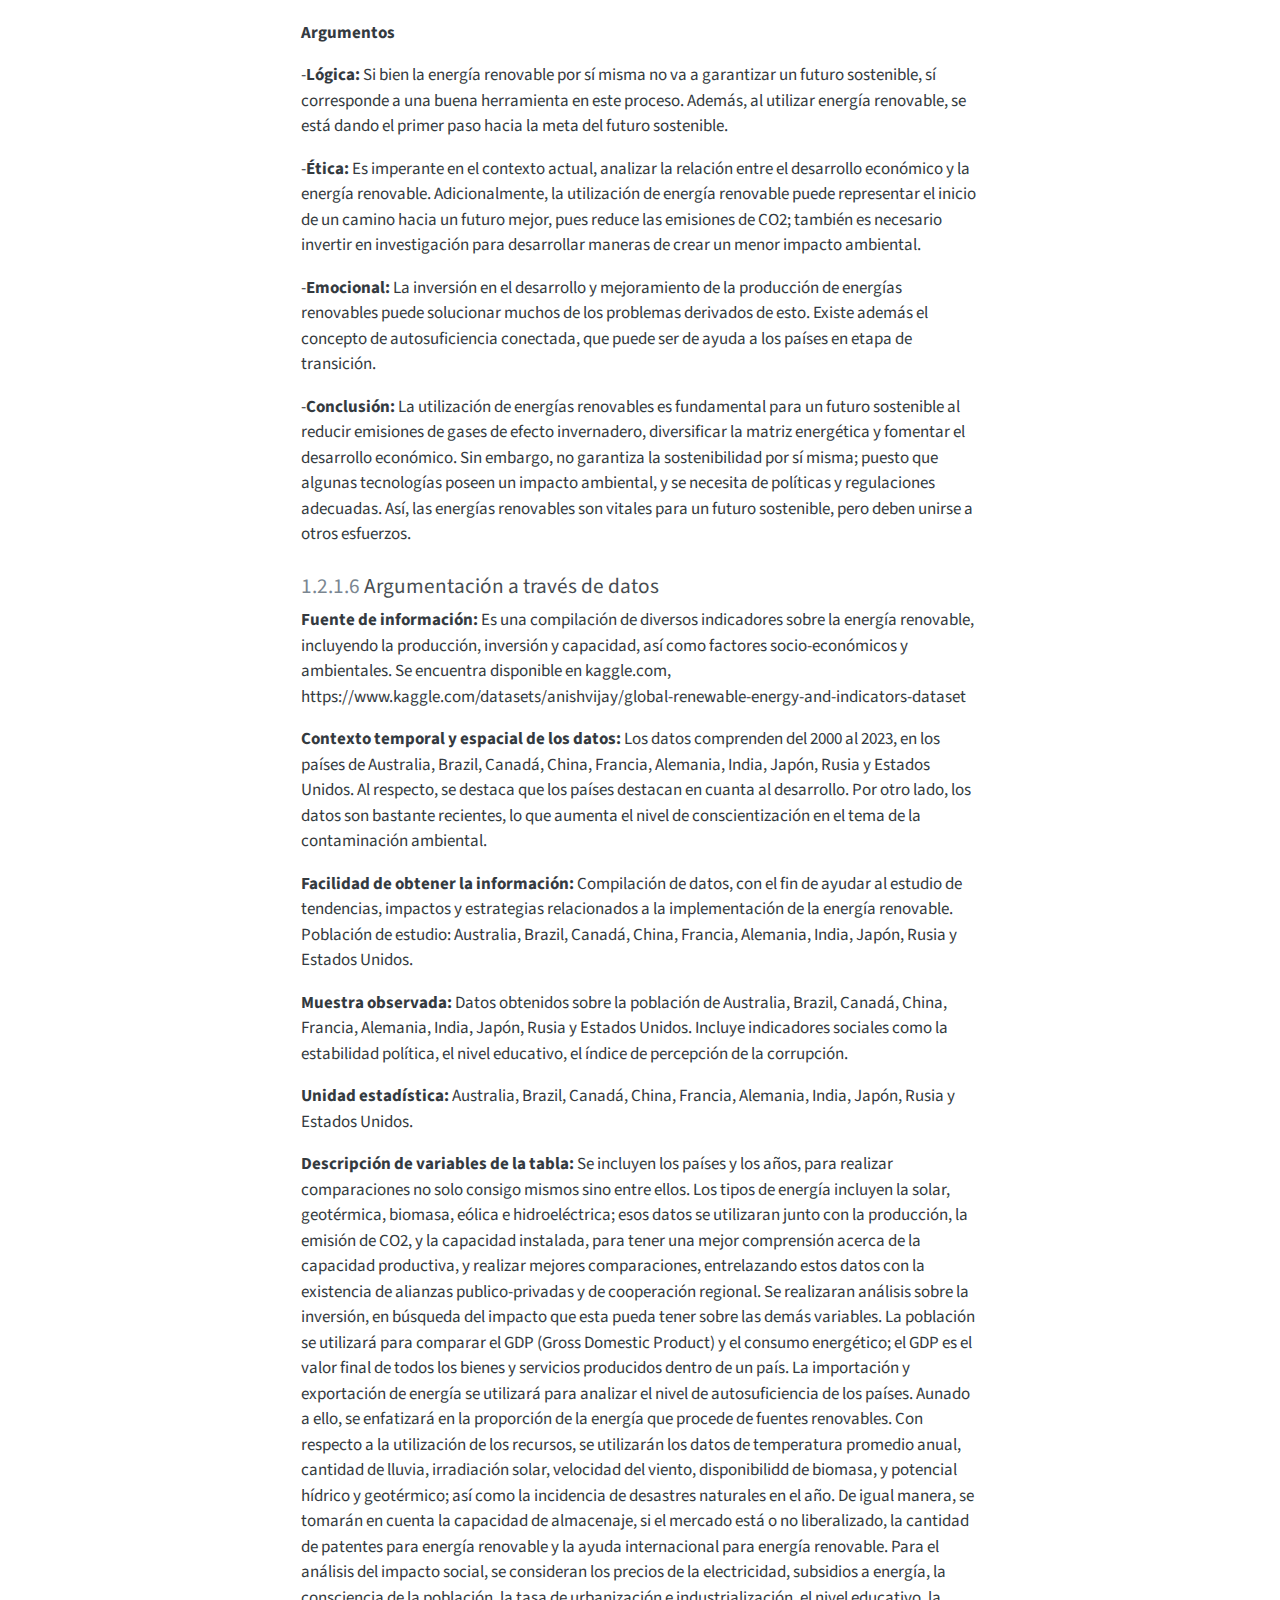
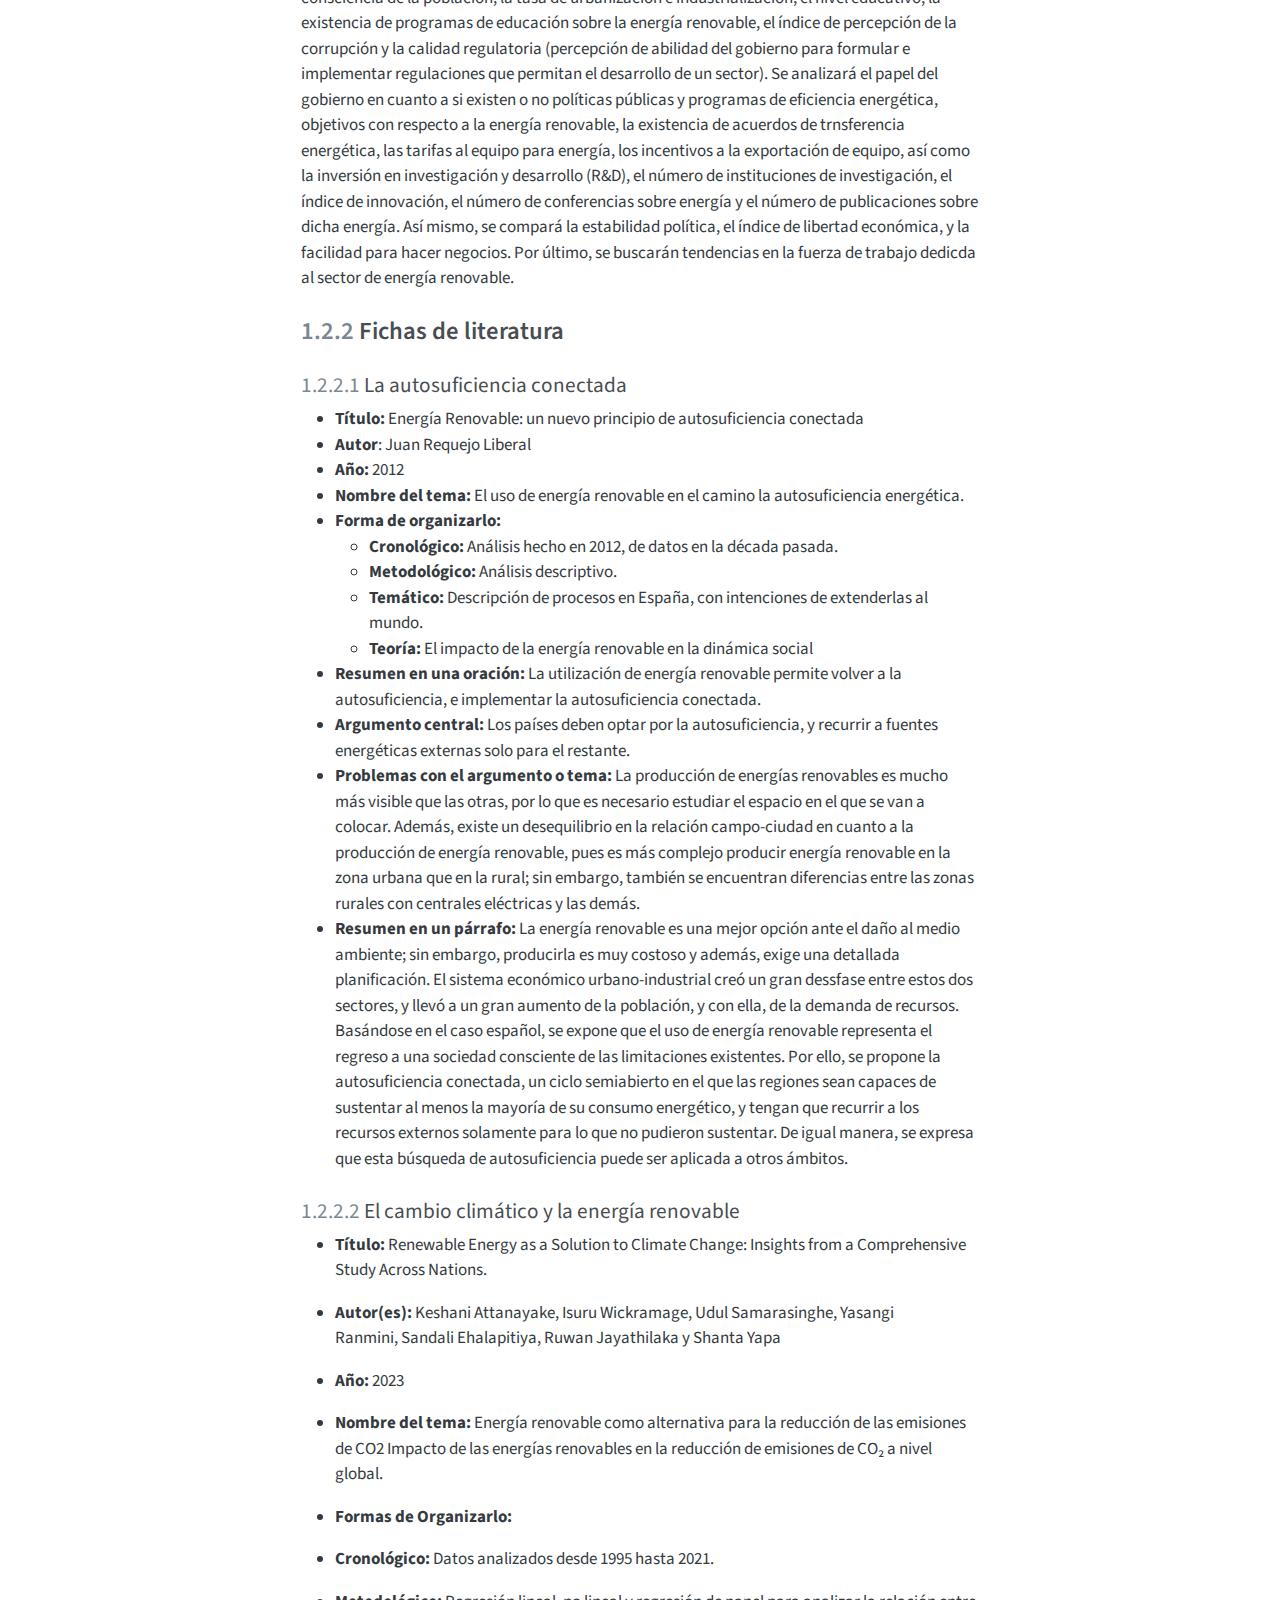
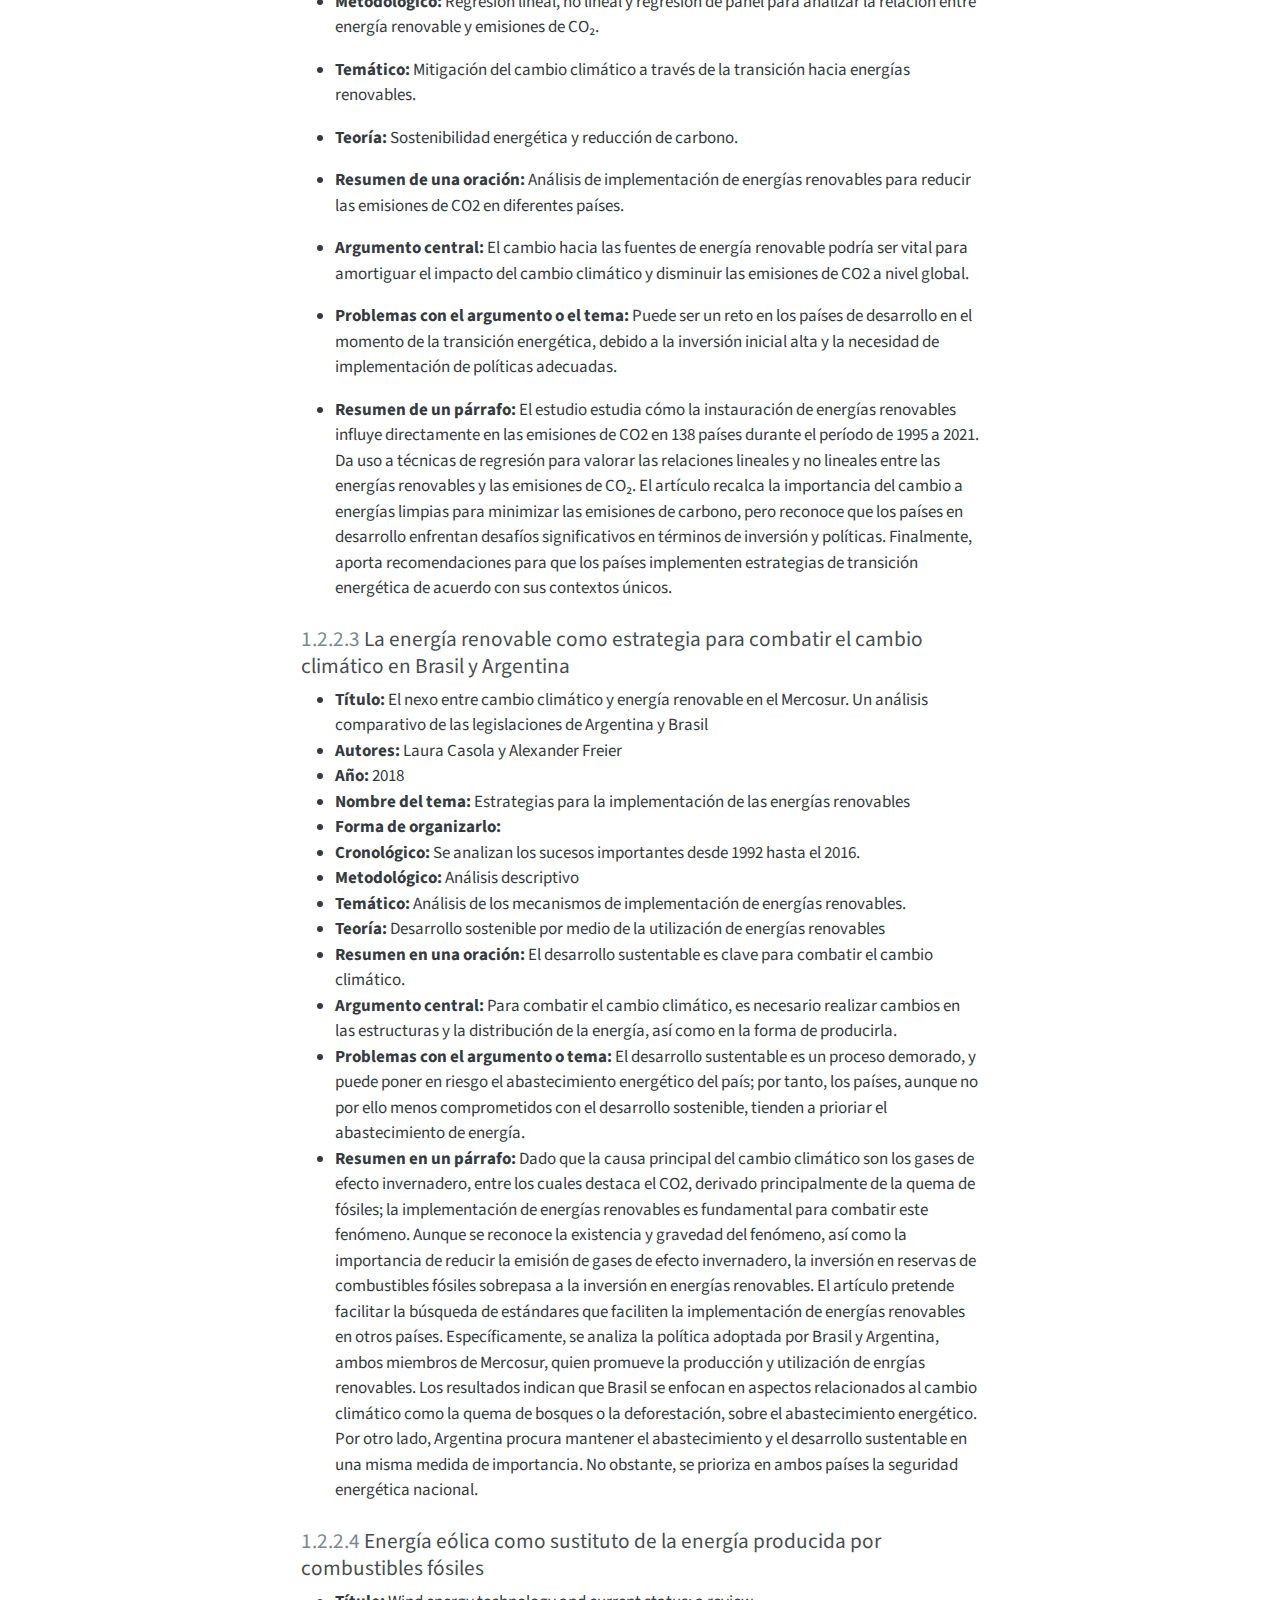
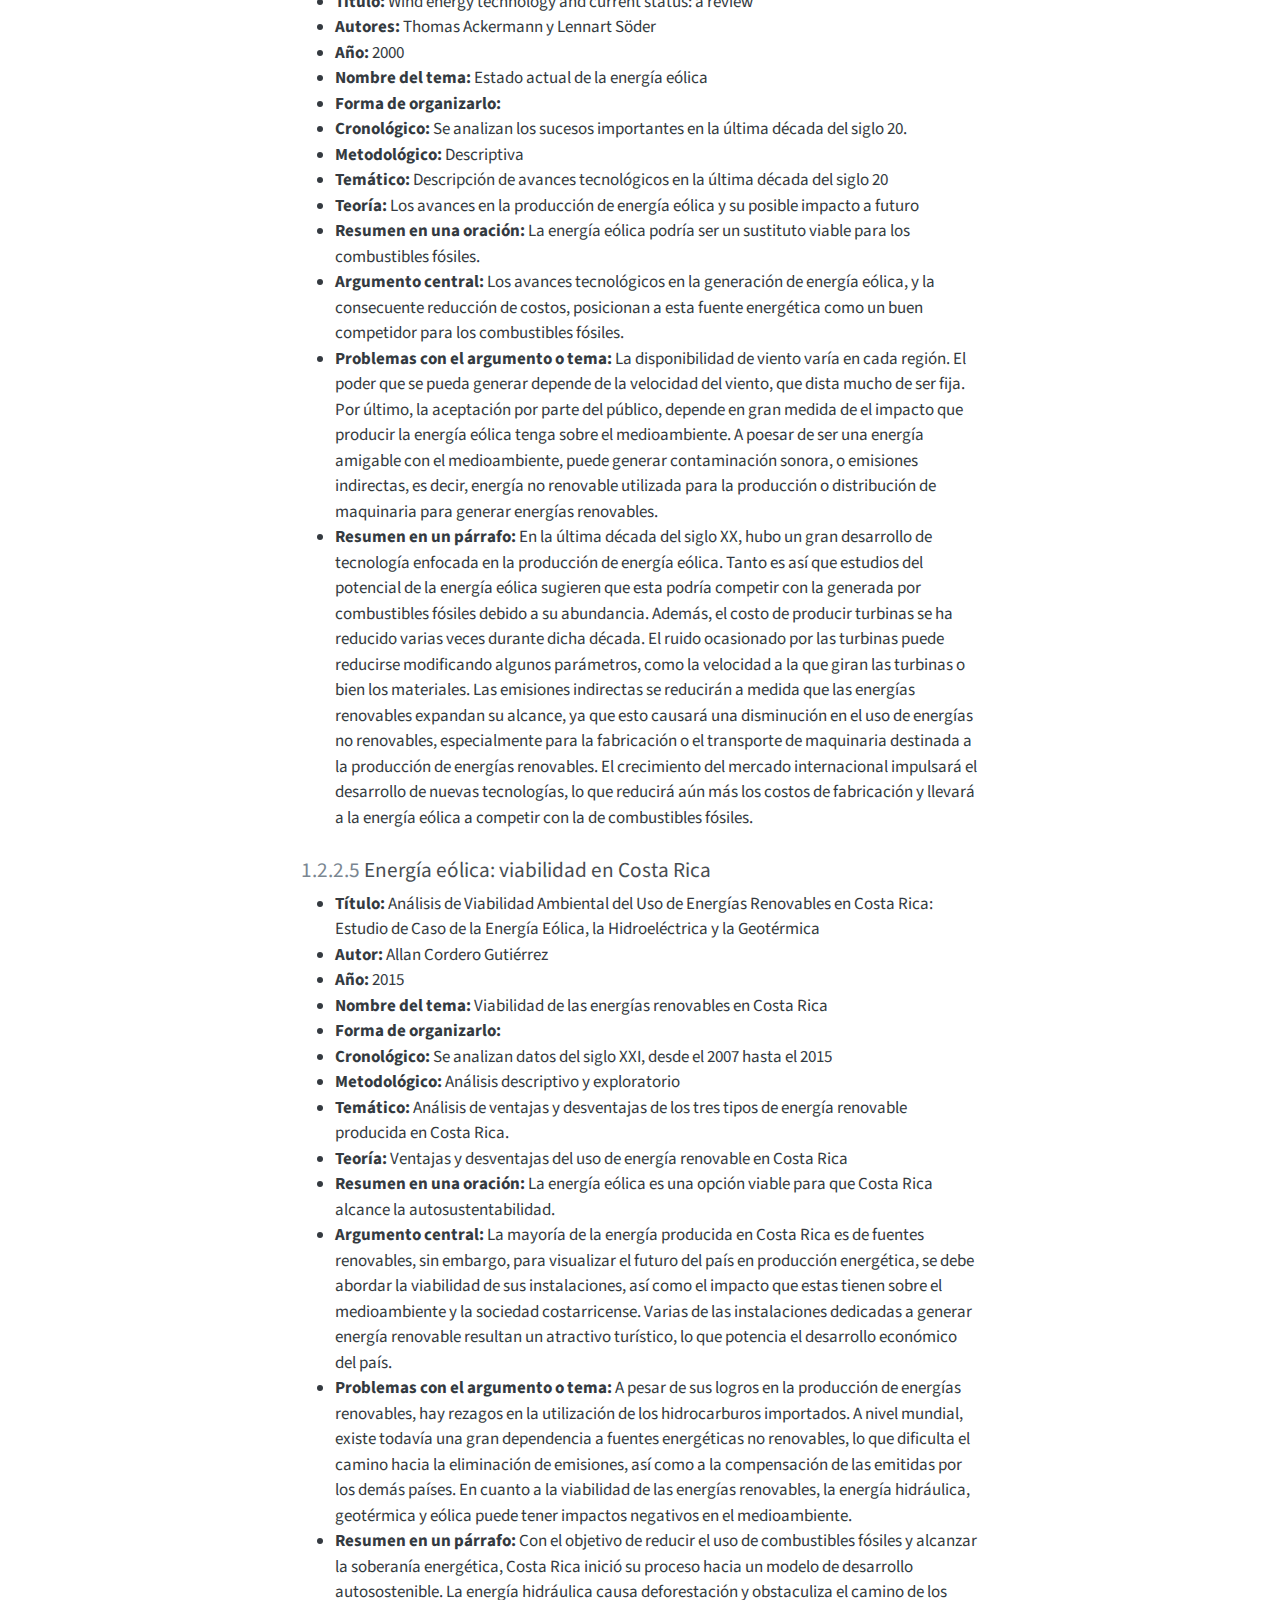
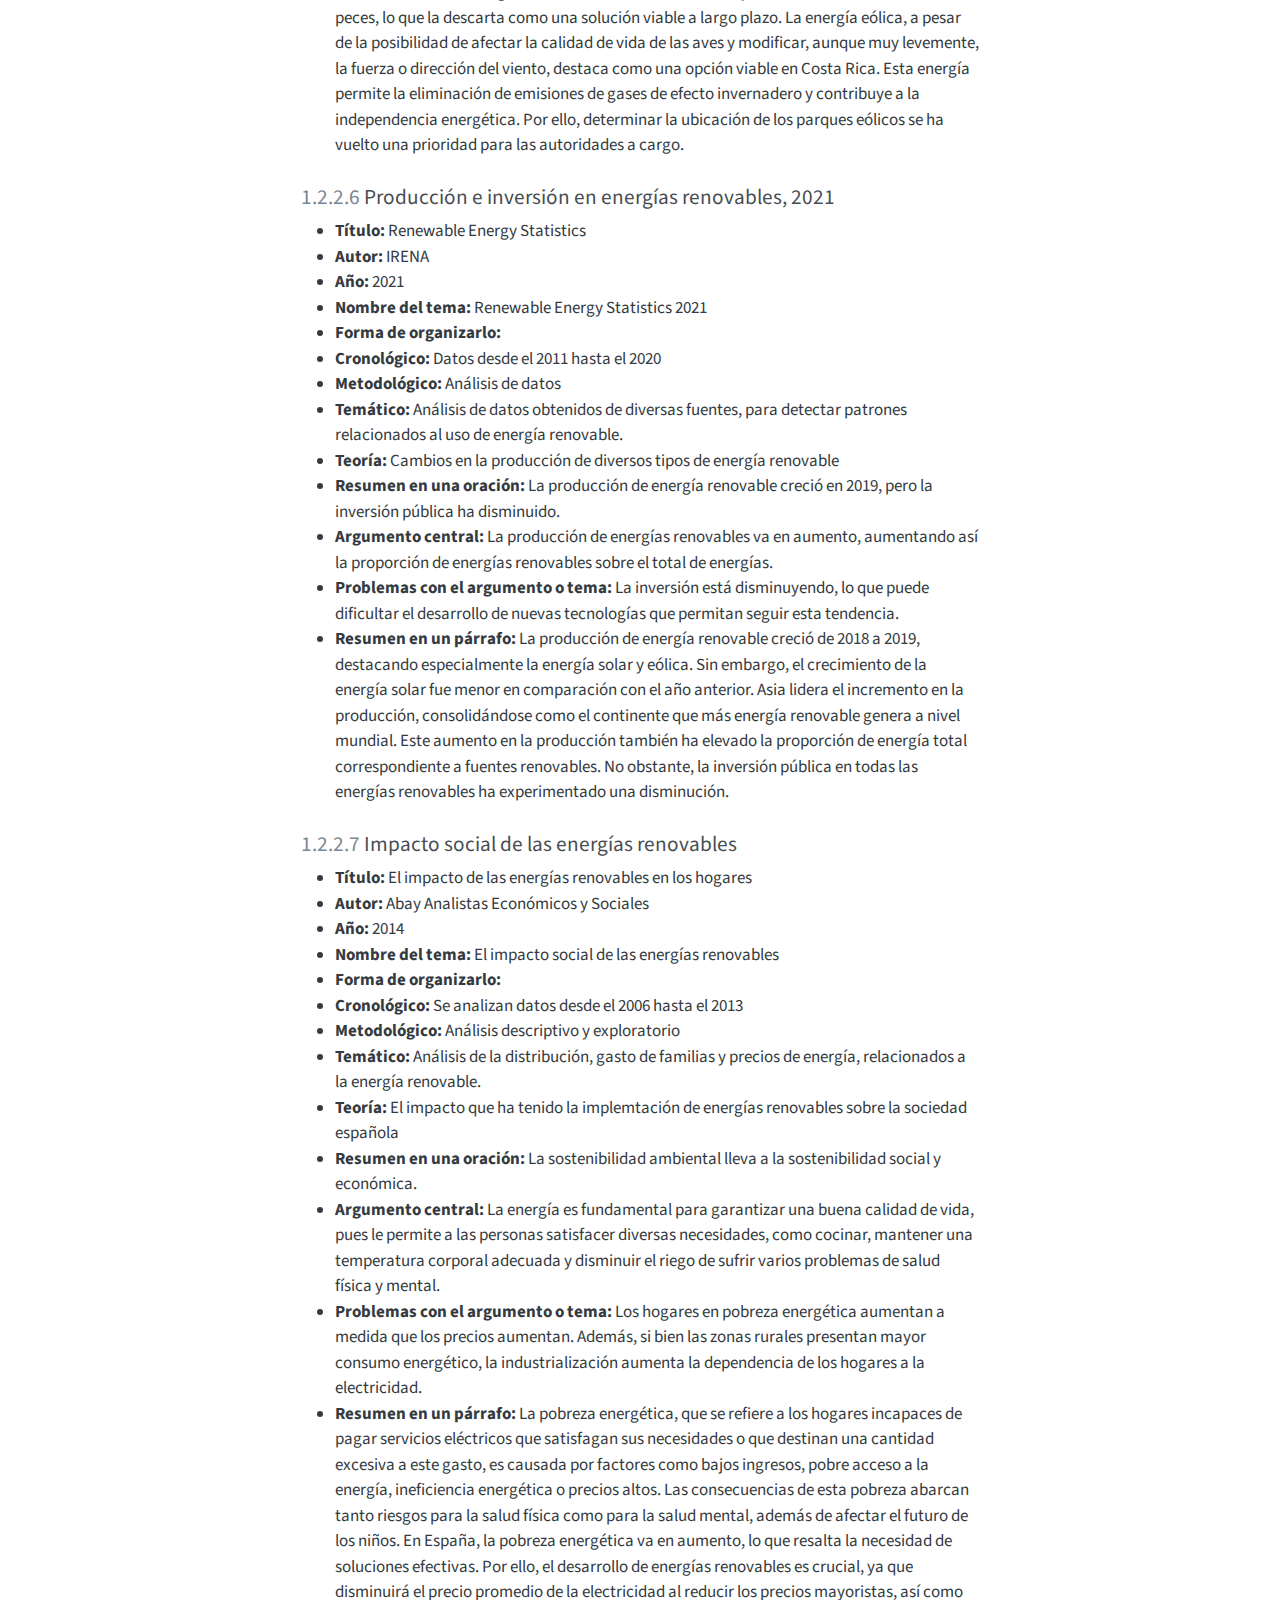
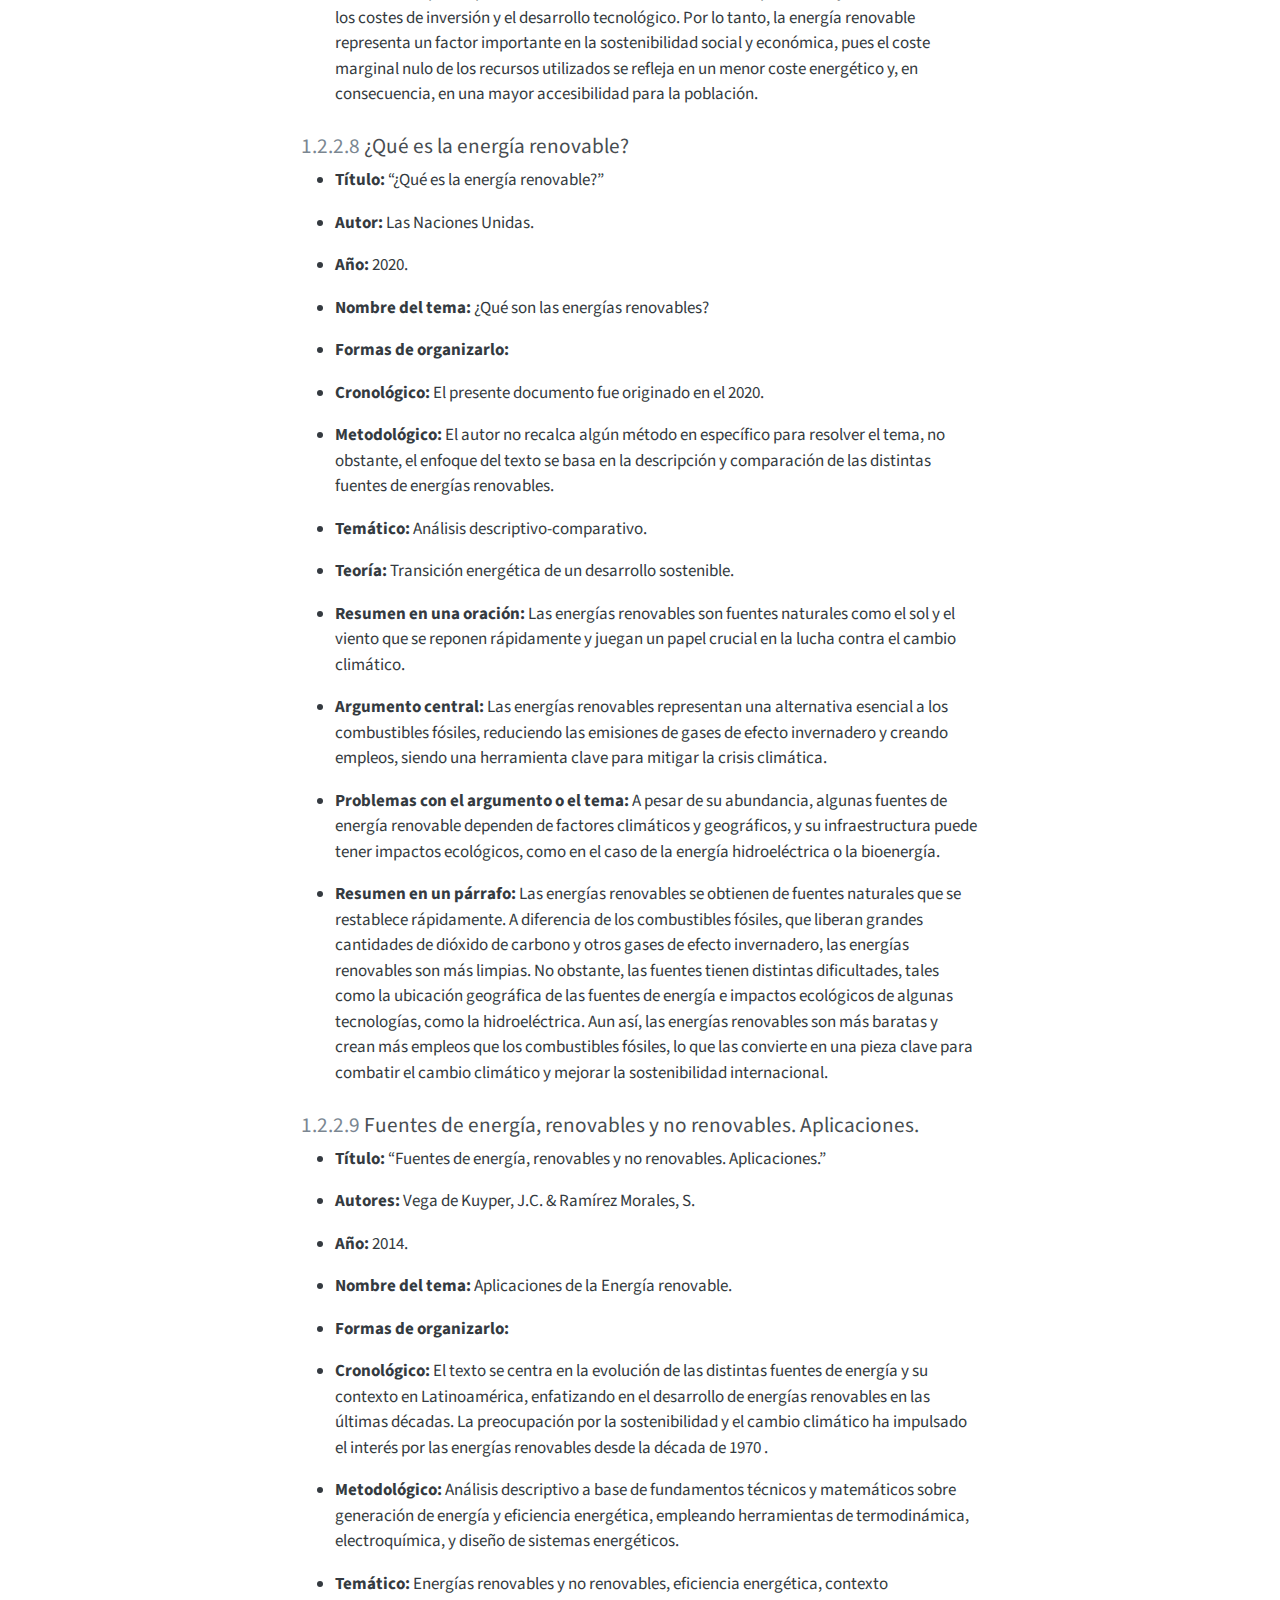
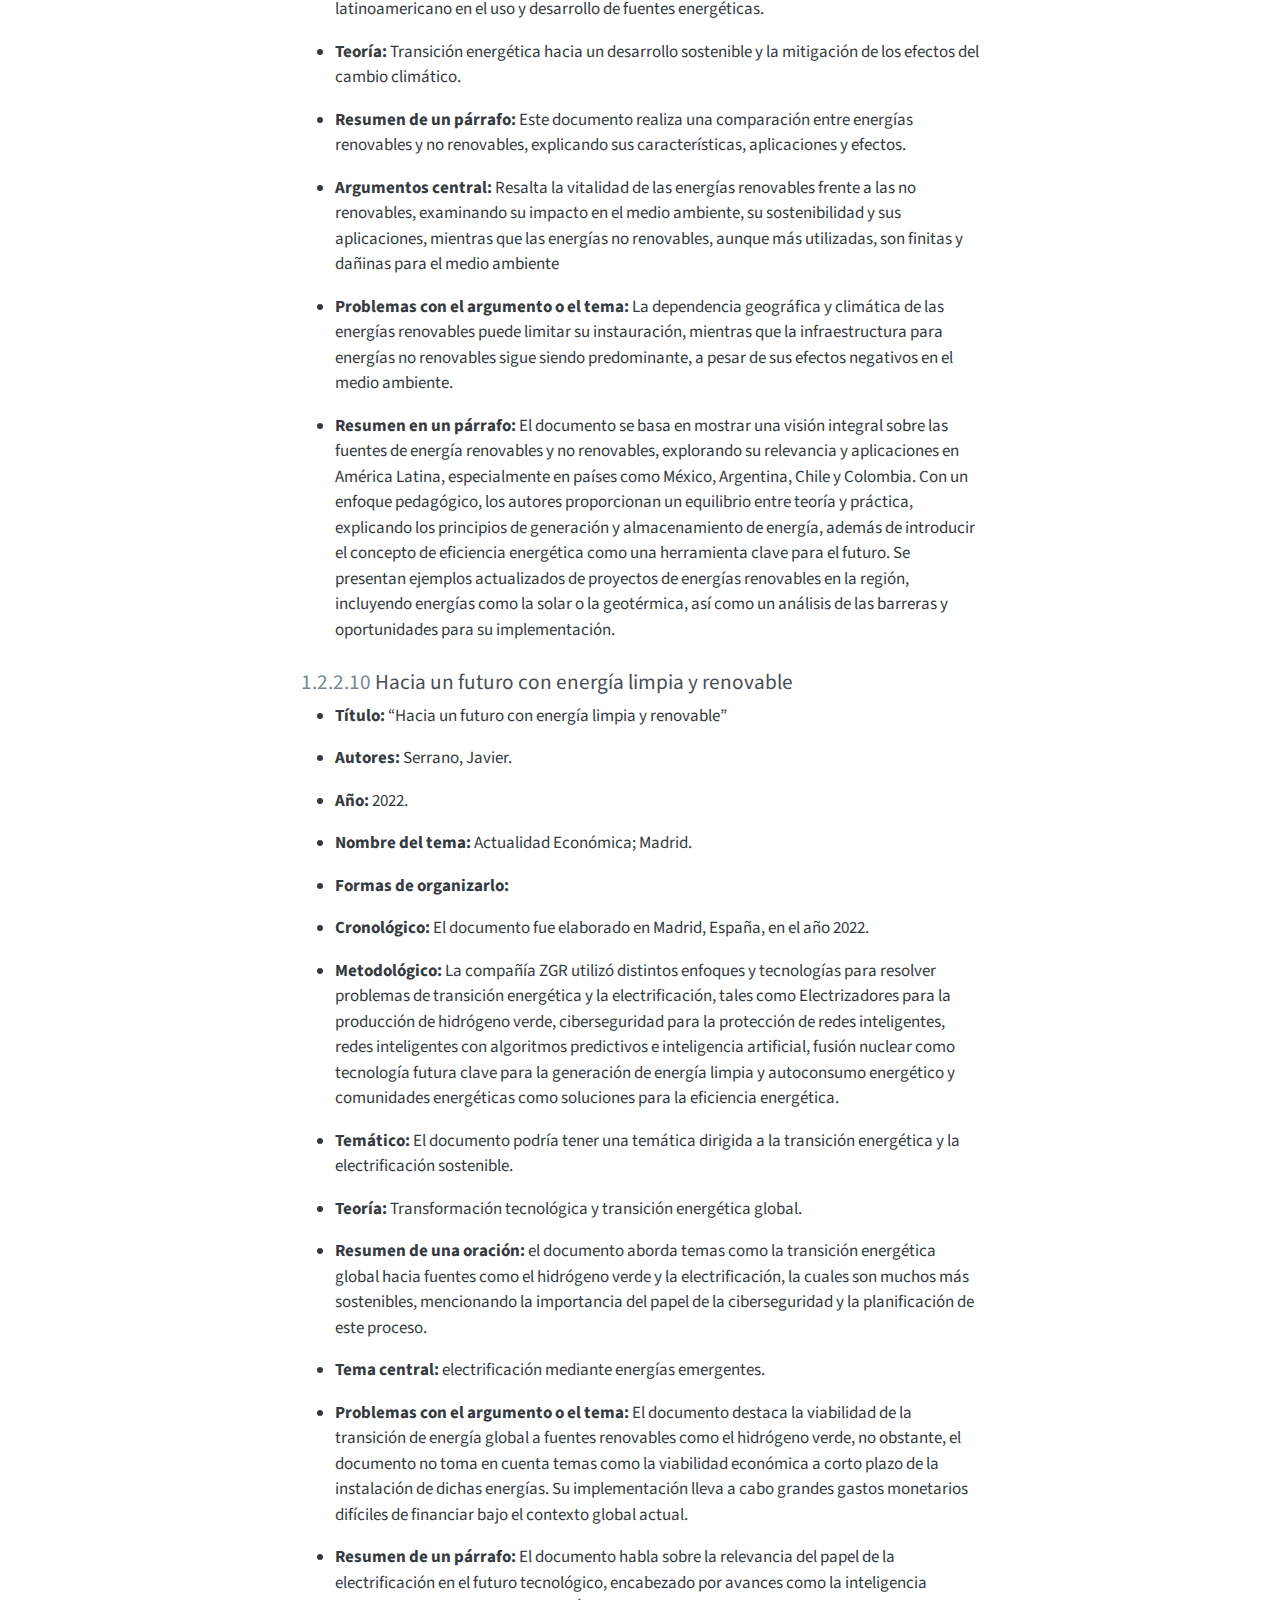
<file: docs/bitacora-1.html>
<!DOCTYPE html>
<html xmlns="http://www.w3.org/1999/xhtml" lang="es" xml:lang="es"><head>

<meta charset="utf-8">
<meta name="generator" content="quarto-1.5.57">

<meta name="viewport" content="width=device-width, initial-scale=1.0, user-scalable=yes">

<meta name="author" content="Paola Espinoza Hernández; Gabriel Sanabria Alvarado">

<title>1&nbsp; Bitácora 1 – Bitácoras Grupo #2, CA-204 (II-2024)</title>
<style>
code{white-space: pre-wrap;}
span.smallcaps{font-variant: small-caps;}
div.columns{display: flex; gap: min(4vw, 1.5em);}
div.column{flex: auto; overflow-x: auto;}
div.hanging-indent{margin-left: 1.5em; text-indent: -1.5em;}
ul.task-list{list-style: none;}
ul.task-list li input[type="checkbox"] {
  width: 0.8em;
  margin: 0 0.8em 0.2em -1em; /* quarto-specific, see https://github.com/quarto-dev/quarto-cli/issues/4556 */ 
  vertical-align: middle;
}
</style>


<script src="site_libs/quarto-nav/quarto-nav.js"></script>
<script src="site_libs/quarto-nav/headroom.min.js"></script>
<script src="site_libs/clipboard/clipboard.min.js"></script>
<script src="site_libs/quarto-search/autocomplete.umd.js"></script>
<script src="site_libs/quarto-search/fuse.min.js"></script>
<script src="site_libs/quarto-search/quarto-search.js"></script>
<meta name="quarto:offset" content="./">
<link href="./Bitacora-2.html" rel="next">
<link href="./index.html" rel="prev">
<script src="site_libs/quarto-html/quarto.js"></script>
<script src="site_libs/quarto-html/popper.min.js"></script>
<script src="site_libs/quarto-html/tippy.umd.min.js"></script>
<script src="site_libs/quarto-html/anchor.min.js"></script>
<link href="site_libs/quarto-html/tippy.css" rel="stylesheet">
<link href="site_libs/quarto-html/quarto-syntax-highlighting.css" rel="stylesheet" id="quarto-text-highlighting-styles">
<script src="site_libs/bootstrap/bootstrap.min.js"></script>
<link href="site_libs/bootstrap/bootstrap-icons.css" rel="stylesheet">
<link href="site_libs/bootstrap/bootstrap.min.css" rel="stylesheet" id="quarto-bootstrap" data-mode="light">
<script id="quarto-search-options" type="application/json">{
  "location": "sidebar",
  "copy-button": false,
  "collapse-after": 3,
  "panel-placement": "start",
  "type": "textbox",
  "limit": 50,
  "keyboard-shortcut": [
    "f",
    "/",
    "s"
  ],
  "show-item-context": false,
  "language": {
    "search-no-results-text": "Sin resultados",
    "search-matching-documents-text": "documentos encontrados",
    "search-copy-link-title": "Copiar el enlace en la búsqueda",
    "search-hide-matches-text": "Ocultar resultados adicionales",
    "search-more-match-text": "resultado adicional en este documento",
    "search-more-matches-text": "resultados adicionales en este documento",
    "search-clear-button-title": "Borrar",
    "search-text-placeholder": "",
    "search-detached-cancel-button-title": "Cancelar",
    "search-submit-button-title": "Enviar",
    "search-label": "Buscar"
  }
}</script>


</head>

<body class="nav-sidebar floating">

<div id="quarto-search-results"></div>
  <header id="quarto-header" class="headroom fixed-top">
  <nav class="quarto-secondary-nav">
    <div class="container-fluid d-flex">
      <button type="button" class="quarto-btn-toggle btn" data-bs-toggle="collapse" role="button" data-bs-target=".quarto-sidebar-collapse-item" aria-controls="quarto-sidebar" aria-expanded="false" aria-label="Alternar barra lateral" onclick="if (window.quartoToggleHeadroom) { window.quartoToggleHeadroom(); }">
        <i class="bi bi-layout-text-sidebar-reverse"></i>
      </button>
        <nav class="quarto-page-breadcrumbs" aria-label="breadcrumb"><ol class="breadcrumb"><li class="breadcrumb-item"><a href="./bitacora-1.html"><span class="chapter-number">1</span>&nbsp; <span class="chapter-title">Bitácora 1</span></a></li></ol></nav>
        <a class="flex-grow-1" role="navigation" data-bs-toggle="collapse" data-bs-target=".quarto-sidebar-collapse-item" aria-controls="quarto-sidebar" aria-expanded="false" aria-label="Alternar barra lateral" onclick="if (window.quartoToggleHeadroom) { window.quartoToggleHeadroom(); }">      
        </a>
      <button type="button" class="btn quarto-search-button" aria-label="Buscar" onclick="window.quartoOpenSearch();">
        <i class="bi bi-search"></i>
      </button>
    </div>
  </nav>
</header>
<!-- content -->
<div id="quarto-content" class="quarto-container page-columns page-rows-contents page-layout-article">
<!-- sidebar -->
  <nav id="quarto-sidebar" class="sidebar collapse collapse-horizontal quarto-sidebar-collapse-item sidebar-navigation floating overflow-auto">
    <div class="pt-lg-2 mt-2 text-left sidebar-header">
    <div class="sidebar-title mb-0 py-0">
      <a href="./">Bitácoras Grupo #2, CA-204 (II-2024)</a> 
        <div class="sidebar-tools-main">
    <a href="https://github.com/gabosanabria04/BitacorasGrupo-2-CA0204-II-2024-.git" title="Ejecutar el código" class="quarto-navigation-tool px-1" aria-label="Ejecutar el código"><i class="bi bi-github"></i></a>
    <a href="./Bitácoras-Grupo--2,-CA-204--II-2024-.pdf" title="Descargar PDF" class="quarto-navigation-tool px-1" aria-label="Descargar PDF"><i class="bi bi-file-pdf"></i></a>
</div>
    </div>
      </div>
        <div class="mt-2 flex-shrink-0 align-items-center">
        <div class="sidebar-search">
        <div id="quarto-search" class="" title="Buscar"></div>
        </div>
        </div>
    <div class="sidebar-menu-container"> 
    <ul class="list-unstyled mt-1">
        <li class="sidebar-item">
  <div class="sidebar-item-container"> 
  <a href="./index.html" class="sidebar-item-text sidebar-link">
 <span class="menu-text">Energía del Futuro: Análisis Global de Tendencias e Indicadores en Energías Renovables</span></a>
  </div>
</li>
        <li class="sidebar-item">
  <div class="sidebar-item-container"> 
  <a href="./bitacora-1.html" class="sidebar-item-text sidebar-link active">
 <span class="menu-text"><span class="chapter-number">1</span>&nbsp; <span class="chapter-title">Bitácora 1</span></span></a>
  </div>
</li>
        <li class="sidebar-item">
  <div class="sidebar-item-container"> 
  <a href="./Bitacora-2.html" class="sidebar-item-text sidebar-link">
 <span class="menu-text"><span class="chapter-number">2</span>&nbsp; <span class="chapter-title">Bitacora 2</span></span></a>
  </div>
</li>
        <li class="sidebar-item">
  <div class="sidebar-item-container"> 
  <a href="./bitacora-3.html" class="sidebar-item-text sidebar-link">
 <span class="menu-text"><span class="chapter-number">3</span>&nbsp; <span class="chapter-title">Bitácora 3</span></span></a>
  </div>
</li>
        <li class="sidebar-item">
  <div class="sidebar-item-container"> 
  <a href="./bitacora-4.html" class="sidebar-item-text sidebar-link">
 <span class="menu-text"><span class="chapter-number">4</span>&nbsp; <span class="chapter-title">Bitácora 4</span></span></a>
  </div>
</li>
    </ul>
    </div>
</nav>
<div id="quarto-sidebar-glass" class="quarto-sidebar-collapse-item" data-bs-toggle="collapse" data-bs-target=".quarto-sidebar-collapse-item"></div>
<!-- margin-sidebar -->
    <div id="quarto-margin-sidebar" class="sidebar margin-sidebar">
        <nav id="TOC" role="doc-toc" class="toc-active">
    <h2 id="toc-title">Tabla de contenidos</h2>
   
  <ul>
  <li><a href="#energía-del-futuro-análisis-global-de-tendencias-e-indicadores-en-energías-renovables" id="toc-energía-del-futuro-análisis-global-de-tendencias-e-indicadores-en-energías-renovables" class="nav-link active" data-scroll-target="#energía-del-futuro-análisis-global-de-tendencias-e-indicadores-en-energías-renovables">Energía del Futuro: Análisis Global de Tendencias e Indicadores en Energías Renovables</a></li>
  <li><a href="#comandos-de-git" id="toc-comandos-de-git" class="nav-link" data-scroll-target="#comandos-de-git"><span class="header-section-number">1.1</span> Comandos de Git</a></li>
  <li><a href="#planificación" id="toc-planificación" class="nav-link" data-scroll-target="#planificación"><span class="header-section-number">1.2</span> Planificación</a>
  <ul class="collapse">
  <li><a href="#pregunta-de-investigación" id="toc-pregunta-de-investigación" class="nav-link" data-scroll-target="#pregunta-de-investigación"><span class="header-section-number">1.2.1</span> Pregunta de Investigación</a></li>
  <li><a href="#fichas-de-literatura" id="toc-fichas-de-literatura" class="nav-link" data-scroll-target="#fichas-de-literatura"><span class="header-section-number">1.2.2</span> Fichas de literatura</a></li>
  <li><a href="#uve-de-gowin" id="toc-uve-de-gowin" class="nav-link" data-scroll-target="#uve-de-gowin"><span class="header-section-number">1.2.3</span> UVE de Gowin</a></li>
  </ul></li>
  <li><a href="#parte-de-escritura" id="toc-parte-de-escritura" class="nav-link" data-scroll-target="#parte-de-escritura"><span class="header-section-number">1.3</span> Parte de Escritura</a></li>
  </ul>
<div class="toc-actions"><ul><li><a href="https://github.com/gabosanabria04/BitacorasGrupo-2-CA0204-II-2024-.git/edit/main/bitacora-1.qmd" class="toc-action"><i class="bi bi-github"></i>Editar esta página</a></li><li><a href="https://github.com/gabosanabria04/BitacorasGrupo-2-CA0204-II-2024-.git/blob/main/bitacora-1.qmd" class="toc-action"><i class="bi empty"></i>Ver el código</a></li></ul></div></nav>
    </div>
<!-- main -->
<main class="content" id="quarto-document-content">

<header id="title-block-header" class="quarto-title-block default">
<div class="quarto-title">
<h1 class="title"><span class="chapter-number">1</span>&nbsp; <span class="chapter-title">Bitácora 1</span></h1>
</div>



<div class="quarto-title-meta">

    <div>
    <div class="quarto-title-meta-heading">Autor/a</div>
    <div class="quarto-title-meta-contents">
             <p>Paola Espinoza Hernández; Gabriel Sanabria Alvarado </p>
          </div>
  </div>
    
  
    
  </div>
  


</header>


<section id="energía-del-futuro-análisis-global-de-tendencias-e-indicadores-en-energías-renovables" class="level2 unnumbered">
<h2 class="unnumbered anchored" data-anchor-id="energía-del-futuro-análisis-global-de-tendencias-e-indicadores-en-energías-renovables">Energía del Futuro: Análisis Global de Tendencias e Indicadores en Energías Renovables</h2>
</section>
<section id="comandos-de-git" class="level2" data-number="1.1">
<h2 data-number="1.1" class="anchored" data-anchor-id="comandos-de-git"><span class="header-section-number">1.1</span> Comandos de Git</h2>
<!-- ::: {#fig-v-de-gowin} -->
<p><img src="capturagitlog.png" class="img-fluid quarto-figure quarto-figure-center" style="width:80.0%" alt="Changelog"> <!-- ::: --></p>
<!-- <div> -->
<div class="quarto-figure quarto-figure-center">
<figure class="figure">
<p><img src="git-summary.png" class="img-fluid figure-img" style="width:80.0%"></p>
<figcaption>Git summary</figcaption>
</figure>
</div>
<!-- </div> -->
</section>
<section id="planificación" class="level2" data-number="1.2">
<h2 data-number="1.2" class="anchored" data-anchor-id="planificación"><span class="header-section-number">1.2</span> Planificación</h2>
<section id="pregunta-de-investigación" class="level3" data-number="1.2.1">
<h3 data-number="1.2.1" class="anchored" data-anchor-id="pregunta-de-investigación"><span class="header-section-number">1.2.1</span> Pregunta de Investigación</h3>
<p>¿Qué cambios ambientales y socioeconómicos produce la instauración de la energía renovable en los países?</p>
<section id="definición-de-la-idea" class="level4" data-number="1.2.1.1">
<h4 data-number="1.2.1.1" class="anchored" data-anchor-id="definición-de-la-idea"><span class="header-section-number">1.2.1.1</span> Definición de la idea</h4>
<p>La idea inicial consiste en abordar la energía renovable, su producción, utilización, el intercambio que se da entre países; así como el impacto que la utilización de energías renovables puede tener sobre la sociedad como conjunto. Este tema resulta interesante, especialmente bajo el contexto actual, puesto que es usual pensar en las energías renovables para combatir el cambio climático; sin embargo, no es tan común escuchar del impacto social que esta produce, ejemplo de ello es el cambio en los paisajes que señala Requejo en el 2012, la posibilidad de alterar el abastecimiento energético que señalan Casola y Freier en el 2018, o los efectos económicos que plantean Caraballo y García en el 2017. Este trabajo pretende abordar no solo la parte de la energía como tal, sino su impacto en los países que la produce y utilizan. De esta manera, la idea se resume en: Considerar la producción de energías renovales en diversos países, y el impacto que esto tiene sobre ellos.</p>
</section>
<section id="conceptualización-de-la-idea" class="level4" data-number="1.2.1.2">
<h4 data-number="1.2.1.2" class="anchored" data-anchor-id="conceptualización-de-la-idea"><span class="header-section-number">1.2.1.2</span> Conceptualización de la idea</h4>
<p>Según la RAE, las definiciones de las palabras utilizadas en la idea son:</p>
<p><strong>Considerar:</strong> Pensar, meditar, reflexionar algo con atención y cuidado.</p>
<p><strong>Impacto:</strong> Huella o señal que deja.</p>
<p><strong>Energía renovable:</strong> Energía que procede de un recurso presente en la naturaleza de manera prácticamente inagotable.</p>
<p><strong>Prácticamente:</strong> Casi, por poco.</p>
</section>
<section id="identificación-de-tensiones" class="level4" data-number="1.2.1.3">
<h4 data-number="1.2.1.3" class="anchored" data-anchor-id="identificación-de-tensiones"><span class="header-section-number">1.2.1.3</span> Identificación de tensiones</h4>
<p>Las comparaciones entre países puede verse afectadas por el contexto del país, importación y exportación de energía, los recursos naturales y el tipo de energía renovable producida en cada país.</p>
</section>
<section id="reformulación-de-la-idea-en-modo-de-pregunta" class="level4" data-number="1.2.1.4">
<h4 data-number="1.2.1.4" class="anchored" data-anchor-id="reformulación-de-la-idea-en-modo-de-pregunta"><span class="header-section-number">1.2.1.4</span> Reformulación de la idea en modo de pregunta</h4>
<p><strong>¿Qué impacto puede tener la energía renovable sobre la sociedad?</strong></p>
<p><strong>¿Qué cambios ambientales y socioeconómicos produce la instauración de la energía renovable en los países?</strong></p>
<p><strong>¿Cómo puedo comparar los países en materia de enegías renovables?</strong></p>
<p><strong>¿Puede la utilización de energías renovables garantizar un futuro sostenible?</strong></p>
<p><strong>¿Cuáles factores afectan la producción de energía renovable?</strong></p>
</section>
<section id="argumentación-de-la-pregunta" class="level4" data-number="1.2.1.5">
<h4 data-number="1.2.1.5" class="anchored" data-anchor-id="argumentación-de-la-pregunta"><span class="header-section-number">1.2.1.5</span> Argumentación de la pregunta</h4>
<p><strong>Pregunta: ¿Qué cambios ambientales y socioeconómicos produce la instauración de la energía renovable en los países?</strong></p>
<p><strong>Contraargumentos</strong></p>
<p>-<strong>Ética:</strong> La inversión de energía renovable podría llegar a ser costosa, por lo que podrían salir perjudicados lo grupos más vulnerables.</p>
<p>-<strong>Lógica:</strong> Las energías renovables como lo son la energía solar y eólica pueden no estar disponible dependiendo de la zona donde estén instaladas.</p>
<p>-<strong>Emocional:</strong> La implementación de energías renovables podrían ser perjudiciales en tema de pérdida de empleo en compañías de electricidad tradicionales.</p>
<p><strong>Argumentos</strong></p>
<p>-<strong>Lógica:</strong>La energía producida con fuentes no renovables implica un riego a su propia sostenibilidad, además de la enorme contaminación que genera.</p>
<p>-<strong>Ética:</strong> A pesar de que la inversión de la instalación de energías renovables podría ser costosa, a largo plazo, las pérdidas que genería el hecho de no realizar la instalación son mayores en temas de salud ambiental y pública. La presente generación está moralmente obligada a un correcto manejo de los recursos naturales. El uso de fuentes no renovables perjudica y acelera los distintos cambios climáticos, los cuales pueden afectar gravemente a las futuras generaciones.</p>
<p>-<strong>Emocional:</strong> El uso de energías renovables puede provocar un mejoramiento en el estilo de vida de los próximos años en comparación a las expectativas del presente. Ocasionando que futuras familias y sociedades puedan tener un mejor desarrollo colectivo e individual.</p>
<p>-<strong>Conclusión:</strong> La importancia de las energías renovables van más allá de combatir el cambio climático y la contaminación ambiental, debido a que esto genera mejorías en el desarrollo socio-económico, además de un aumento en la salud pública internacional.</p>
<p><strong>Pregunta: ¿Cuáles factores afectan la producción de energía renovable?</strong></p>
<p><strong>Contrargumentos</strong></p>
<p>-<strong>Lógica:</strong> Hay un gran número de factores que afectan dicha producción, algunos difíciles de conseguir. No es posible contabilizar cada uno de estos factores, pues algunos, como la estacionalidad son variables.</p>
<p>-<strong>Ética:</strong> La distribución de las plantas generadoras de energía genera una brecha entre la capacidad de producción energética entre diversas poblaciones de una misma región.</p>
<p>-<strong>Emocional:</strong> La desinformación de los habitantes de una nación puede desincentivar la transición hacia las energías renovables, pues no habrán incentivos por parte de esta población a la inversión en investigación y desarrollo de mecanismos para generar energía renovable.</p>
<p><strong>Argumentos</strong></p>
<p>-<strong>Lógica:</strong> Si bien existen muchos factores que inciden en el nivel de producción de la energía, se pueden incluir varios de estos factores, en particular los que resulten más relevantes, como la temperatura promedio anual, cantidad de lluvia, irradiación solar, incidencia de desastres naturales, velocidad del viento, disponibilidd de biomasa, y potencial hídrico y geotérmico.</p>
<p>-<strong>Ética:</strong> Es posible recolectar datos que muestren la concentración de estas plantas, ajustar las mediciones con respecto a alguna otra variable, como la población o el nivel de industrialización.</p>
<p>-<strong>Emocional:</strong> Los programas de conscientización son una parte importante en la transición a las energías renovables; por lo tanto, esta puede ser tomada en cuenta para el análisis, así como la inversión en investigación y desarrollo.</p>
<p>-<strong>Conclusión:</strong> En la comparación entre países, se deben incorporar diversos factores que impacten a la producción de energía. Dichos factores incluyen los recursos naturales, el avance tecnológico, las políticas, las condiciones ambientales, la consciencia de la población y la tasa de industrialización.</p>
<p><strong>Pregunta: ¿Cómo puedo comparar los países en materia de enegías renovables?</strong></p>
<p><strong>Contrargumentos</strong></p>
<p>-<strong>Lógica:</strong> Para comparar los países, se deben tomar en cuenta las diferencias entre países, más allá de los montos nominales.</p>
<p>-<strong>Ética:</strong> No todos los países cuentan con la misma capacidad de inversión, ni el mismo nivel de vida. Comparar países sin incluir estos factores no resultaría en una buena comparación.</p>
<p>-<strong>Emocional:</strong> Las energías renovables suelen pasar desapercibidas ante los habitantes de las naciones, pues estos no se mantienen informados sobre el nivel de autosuficiencia energética que posee su país, ni la cantidad de energía exportada en lugar de utilizarse en el mismo.</p>
<p><strong>Argumentos</strong></p>
<p>-<strong>Lógica:</strong> Se pueden incorporar diversas variables al análisis con el fin de hacer una comparación más justa, incluyendo el GDP, del cual se podrá sacar el porcentaje destinado a inversión en investigación para la producción de energía renovable.</p>
<p>-<strong>Ética:</strong> Es posible incorporar variables sociales, que muestren la calidad de vida de las personas, y realizar un análisis sobre el impacto que la transición a la energía renovable representa en la vida de los habitantes.</p>
<p>-<strong>Emocional:</strong> Los datos sobre exportación e importación de energía son muy relevantes, espacialmente cuando se habla de autosuficiencia. Del mismo modo, la conscientización de la población es un factor que debe ser considerado en el análisis.</p>
<p>-<strong>Conclusión:</strong> Para comparar países en términos de energías renovables, es importante evaluar varios aspectos clave. Se debe considerar la energía generada y la consumida; la capacidad instalada, así como la producción anual. Además, se deben analizar las inversiones realizadas, los costos de instalación y mantenimiento, y las políticas gubernamentales que fomenten el uso de energías renovables.</p>
<p><strong>Pregunta: ¿Puede la utilización de energías renovables garantizar un futuro sostenible?</strong></p>
<p><strong>Contrargumentos</strong></p>
<p>-<strong>Lógica:</strong> Se necesitan más herramientas, especialmente a nivel global, para lograr un futuro sostenible, pues la energía renovable por sí misma, no es capaz de garantizar un futuro sostenible.</p>
<p>-<strong>Ética:</strong> El futuro sostenible no debería considerar únicamente las energías renovables, sino velar por un mundo mejor, con menores emisiones de gases de efecto invernadero, y un mayor desarrollo económico.</p>
<p>-<strong>Emocional:</strong> La energía renovable no es capaz de solucionar el problema; además, pone en peligro el abastecimiento energético de los países en transición.</p>
<p><strong>Argumentos</strong></p>
<p>-<strong>Lógica:</strong> Si bien la energía renovable por sí misma no va a garantizar un futuro sostenible, sí corresponde a una buena herramienta en este proceso. Además, al utilizar energía renovable, se está dando el primer paso hacia la meta del futuro sostenible.</p>
<p>-<strong>Ética:</strong> Es imperante en el contexto actual, analizar la relación entre el desarrollo económico y la energía renovable. Adicionalmente, la utilización de energía renovable puede representar el inicio de un camino hacia un futuro mejor, pues reduce las emisiones de CO2; también es necesario invertir en investigación para desarrollar maneras de crear un menor impacto ambiental.</p>
<p>-<strong>Emocional:</strong> La inversión en el desarrollo y mejoramiento de la producción de energías renovables puede solucionar muchos de los problemas derivados de esto. Existe además el concepto de autosuficiencia conectada, que puede ser de ayuda a los países en etapa de transición.</p>
<p>-<strong>Conclusión:</strong> La utilización de energías renovables es fundamental para un futuro sostenible al reducir emisiones de gases de efecto invernadero, diversificar la matriz energética y fomentar el desarrollo económico. Sin embargo, no garantiza la sostenibilidad por sí misma; puesto que algunas tecnologías poseen un impacto ambiental, y se necesita de políticas y regulaciones adecuadas. Así, las energías renovables son vitales para un futuro sostenible, pero deben unirse a otros esfuerzos.</p>
</section>
<section id="argumentación-a-través-de-datos" class="level4" data-number="1.2.1.6">
<h4 data-number="1.2.1.6" class="anchored" data-anchor-id="argumentación-a-través-de-datos"><span class="header-section-number">1.2.1.6</span> Argumentación a través de datos</h4>
<p><strong>Fuente de información:</strong> Es una compilación de diversos indicadores sobre la energía renovable, incluyendo la producción, inversión y capacidad, así como factores socio-económicos y ambientales. Se encuentra disponible en kaggle.com, https://www.kaggle.com/datasets/anishvijay/global-renewable-energy-and-indicators-dataset</p>
<p><strong>Contexto temporal y espacial de los datos:</strong> Los datos comprenden del 2000 al 2023, en los países de Australia, Brazil, Canadá, China, Francia, Alemania, India, Japón, Rusia y Estados Unidos. Al respecto, se destaca que los países destacan en cuanta al desarrollo. Por otro lado, los datos son bastante recientes, lo que aumenta el nivel de conscientización en el tema de la contaminación ambiental.</p>
<p><strong>Facilidad de obtener la información:</strong> Compilación de datos, con el fin de ayudar al estudio de tendencias, impactos y estrategias relacionados a la implementación de la energía renovable. Población de estudio: Australia, Brazil, Canadá, China, Francia, Alemania, India, Japón, Rusia y Estados Unidos.</p>
<p><strong>Muestra observada:</strong> Datos obtenidos sobre la población de Australia, Brazil, Canadá, China, Francia, Alemania, India, Japón, Rusia y Estados Unidos. Incluye indicadores sociales como la estabilidad política, el nivel educativo, el índice de percepción de la corrupción.</p>
<p><strong>Unidad estadística:</strong> Australia, Brazil, Canadá, China, Francia, Alemania, India, Japón, Rusia y Estados Unidos.</p>
<p><strong>Descripción de variables de la tabla:</strong> Se incluyen los países y los años, para realizar comparaciones no solo consigo mismos sino entre ellos. Los tipos de energía incluyen la solar, geotérmica, biomasa, eólica e hidroeléctrica; esos datos se utilizaran junto con la producción, la emisión de CO2, y la capacidad instalada, para tener una mejor comprensión acerca de la capacidad productiva, y realizar mejores comparaciones, entrelazando estos datos con la existencia de alianzas publico-privadas y de cooperación regional. Se realizaran análisis sobre la inversión, en búsqueda del impacto que esta pueda tener sobre las demás variables. La población se utilizará para comparar el GDP (Gross Domestic Product) y el consumo energético; el GDP es el valor final de todos los bienes y servicios producidos dentro de un país. La importación y exportación de energía se utilizará para analizar el nivel de autosuficiencia de los países. Aunado a ello, se enfatizará en la proporción de la energía que procede de fuentes renovables. Con respecto a la utilización de los recursos, se utilizarán los datos de temperatura promedio anual, cantidad de lluvia, irradiación solar, velocidad del viento, disponibilidd de biomasa, y potencial hídrico y geotérmico; así como la incidencia de desastres naturales en el año. De igual manera, se tomarán en cuenta la capacidad de almacenaje, si el mercado está o no liberalizado, la cantidad de patentes para energía renovable y la ayuda internacional para energía renovable. Para el análisis del impacto social, se consideran los precios de la electricidad, subsidios a energía, la consciencia de la población, la tasa de urbanización e industrialización, el nivel educativo, la existencia de programas de educación sobre la energía renovable, el índice de percepción de la corrupción y la calidad regulatoria (percepción de abilidad del gobierno para formular e implementar regulaciones que permitan el desarrollo de un sector). Se analizará el papel del gobierno en cuanto a si existen o no políticas públicas y programas de eficiencia energética, objetivos con respecto a la energía renovable, la existencia de acuerdos de trnsferencia energética, las tarifas al equipo para energía, los incentivos a la exportación de equipo, así como la inversión en investigación y desarrollo (R&amp;D), el número de instituciones de investigación, el índice de innovación, el número de conferencias sobre energía y el número de publicaciones sobre dicha energía. Así mismo, se compará la estabilidad política, el índice de libertad económica, y la facilidad para hacer negocios. Por último, se buscarán tendencias en la fuerza de trabajo dedicda al sector de energía renovable.</p>
</section>
</section>
<section id="fichas-de-literatura" class="level3" data-number="1.2.2">
<h3 data-number="1.2.2" class="anchored" data-anchor-id="fichas-de-literatura"><span class="header-section-number">1.2.2</span> Fichas de literatura</h3>
<section id="la-autosuficiencia-conectada" class="level4" data-number="1.2.2.1">
<h4 data-number="1.2.2.1" class="anchored" data-anchor-id="la-autosuficiencia-conectada"><span class="header-section-number">1.2.2.1</span> La autosuficiencia conectada</h4>
<ul>
<li><strong>Título:</strong> Energía Renovable: un nuevo principio de autosuficiencia conectada</li>
<li><strong>Autor</strong>: Juan Requejo Liberal</li>
<li><strong>Año:</strong> 2012</li>
<li><strong>Nombre del tema:</strong> El uso de energía renovable en el camino la autosuficiencia energética.</li>
<li><strong>Forma de organizarlo:</strong>
<ul>
<li><strong>Cronológico:</strong> Análisis hecho en 2012, de datos en la década pasada.</li>
<li><strong>Metodológico:</strong> Análisis descriptivo.</li>
<li><strong>Temático:</strong> Descripción de procesos en España, con intenciones de extenderlas al mundo.</li>
<li><strong>Teoría:</strong> El impacto de la energía renovable en la dinámica social</li>
</ul></li>
<li><strong>Resumen en una oración:</strong> La utilización de energía renovable permite volver a la autosuficiencia, e implementar la autosuficiencia conectada.</li>
<li><strong>Argumento central:</strong> Los países deben optar por la autosuficiencia, y recurrir a fuentes energéticas externas solo para el restante.</li>
<li><strong>Problemas con el argumento o tema:</strong> La producción de energías renovables es mucho más visible que las otras, por lo que es necesario estudiar el espacio en el que se van a colocar. Además, existe un desequilibrio en la relación campo-ciudad en cuanto a la producción de energía renovable, pues es más complejo producir energía renovable en la zona urbana que en la rural; sin embargo, también se encuentran diferencias entre las zonas rurales con centrales eléctricas y las demás.</li>
<li><strong>Resumen en un párrafo:</strong> La energía renovable es una mejor opción ante el daño al medio ambiente; sin embargo, producirla es muy costoso y además, exige una detallada planificación. El sistema económico urbano-industrial creó un gran dessfase entre estos dos sectores, y llevó a un gran aumento de la población, y con ella, de la demanda de recursos. Basándose en el caso español, se expone que el uso de energía renovable representa el regreso a una sociedad consciente de las limitaciones existentes. Por ello, se propone la autosuficiencia conectada, un ciclo semiabierto en el que las regiones sean capaces de sustentar al menos la mayoría de su consumo energético, y tengan que recurrir a los recursos externos solamente para lo que no pudieron sustentar. De igual manera, se expresa que esta búsqueda de autosuficiencia puede ser aplicada a otros ámbitos.</li>
</ul>
</section>
<section id="el-cambio-climático-y-la-energía-renovable" class="level4" data-number="1.2.2.2">
<h4 data-number="1.2.2.2" class="anchored" data-anchor-id="el-cambio-climático-y-la-energía-renovable"><span class="header-section-number">1.2.2.2</span> El cambio climático y la energía renovable</h4>
<ul>
<li><p><strong>Título:</strong> Renewable Energy as a Solution to Climate Change: Insights from a Comprehensive Study Across Nations.</p></li>
<li><p><strong>Autor(es):</strong> Keshani Attanayake,&nbsp;Isuru Wickramage,&nbsp;Udul Samarasinghe,&nbsp;Yasangi Ranmini,&nbsp;Sandali Ehalapitiya,&nbsp;Ruwan Jayathilaka y Shanta Yapa</p></li>
<li><p><strong>Año:</strong> 2023</p></li>
<li><p><strong>Nombre del tema:</strong> Energía renovable como alternativa para la reducción de las emisiones de CO2 Impacto de las energías renovables en la reducción de emisiones de CO₂ a nivel global.</p></li>
<li><p><strong>Formas de Organizarlo:</strong></p></li>
<li><p><strong>Cronológico:</strong> Datos analizados desde 1995 hasta 2021.</p></li>
<li><p><strong>Metodológico:</strong> Regresión lineal, no lineal y regresión de panel para analizar la relación entre energía renovable y emisiones de CO₂.</p></li>
<li><p><strong>Temático:</strong> Mitigación del cambio climático a través de la transición hacia energías renovables.</p></li>
<li><p><strong>Teoría:</strong> Sostenibilidad energética y reducción de carbono.</p></li>
<li><p><strong>Resumen de una oración:</strong> Análisis de implementación de energías renovables para reducir las emisiones de CO2 en diferentes países.</p></li>
<li><p><strong>Argumento central:</strong> El cambio hacia las fuentes de energía renovable podría ser vital para amortiguar el impacto del cambio climático y disminuir las emisiones de CO2 a nivel global.</p></li>
<li><p><strong>Problemas con el argumento o el tema:</strong> Puede ser un reto en los países de desarrollo en el momento de la transición energética, debido a la inversión inicial alta y la necesidad de implementación de políticas adecuadas.</p></li>
<li><p><strong>Resumen de un párrafo:</strong> El estudio estudia cómo la instauración de energías renovables influye directamente en las emisiones de CO2 en 138 países durante el período de 1995 a 2021. Da uso a técnicas de regresión para valorar las relaciones lineales y no lineales entre las energías renovables y las emisiones de CO₂. El artículo recalca la importancia del cambio a energías limpias para minimizar las emisiones de carbono, pero reconoce que los países en desarrollo enfrentan desafíos significativos en términos de inversión y políticas. Finalmente, aporta recomendaciones para que los países implementen estrategias de transición energética de acuerdo con sus contextos únicos.</p></li>
</ul>
</section>
<section id="la-energía-renovable-como-estrategia-para-combatir-el-cambio-climático-en-brasil-y-argentina" class="level4" data-number="1.2.2.3">
<h4 data-number="1.2.2.3" class="anchored" data-anchor-id="la-energía-renovable-como-estrategia-para-combatir-el-cambio-climático-en-brasil-y-argentina"><span class="header-section-number">1.2.2.3</span> La energía renovable como estrategia para combatir el cambio climático en Brasil y Argentina</h4>
<ul>
<li><strong>Título:</strong> El nexo entre cambio climático y energía renovable en el Mercosur. Un análisis comparativo de las legislaciones de Argentina y Brasil</li>
<li><strong>Autores:</strong> Laura Casola y Alexander Freier</li>
<li><strong>Año:</strong> 2018</li>
<li><strong>Nombre del tema:</strong> Estrategias para la implementación de las energías renovables</li>
<li><strong>Forma de organizarlo:</strong></li>
<li><strong>Cronológico:</strong> Se analizan los sucesos importantes desde 1992 hasta el 2016.</li>
<li><strong>Metodológico:</strong> Análisis descriptivo</li>
<li><strong>Temático:</strong> Análisis de los mecanismos de implementación de energías renovables.</li>
<li><strong>Teoría:</strong> Desarrollo sostenible por medio de la utilización de energías renovables</li>
<li><strong>Resumen en una oración:</strong> El desarrollo sustentable es clave para combatir el cambio climático.</li>
<li><strong>Argumento central:</strong> Para combatir el cambio climático, es necesario realizar cambios en las estructuras y la distribución de la energía, así como en la forma de producirla.</li>
<li><strong>Problemas con el argumento o tema:</strong> El desarrollo sustentable es un proceso demorado, y puede poner en riesgo el abastecimiento energético del país; por tanto, los países, aunque no por ello menos comprometidos con el desarrollo sostenible, tienden a prioriar el abastecimiento de energía.</li>
<li><strong>Resumen en un párrafo:</strong> Dado que la causa principal del cambio climático son los gases de efecto invernadero, entre los cuales destaca el CO2, derivado principalmente de la quema de fósiles; la implementación de energías renovables es fundamental para combatir este fenómeno. Aunque se reconoce la existencia y gravedad del fenómeno, así como la importancia de reducir la emisión de gases de efecto invernadero, la inversión en reservas de combustibles fósiles sobrepasa a la inversión en energías renovables. El artículo pretende facilitar la búsqueda de estándares que faciliten la implementación de energías renovables en otros países. Específicamente, se analiza la política adoptada por Brasil y Argentina, ambos miembros de Mercosur, quien promueve la producción y utilización de enrgías renovables. Los resultados indican que Brasil se enfocan en aspectos relacionados al cambio climático como la quema de bosques o la deforestación, sobre el abastecimiento energético. Por otro lado, Argentina procura mantener el abastecimiento y el desarrollo sustentable en una misma medida de importancia. No obstante, se prioriza en ambos países la seguridad energética nacional.</li>
</ul>
</section>
<section id="energía-eólica-como-sustituto-de-la-energía-producida-por-combustibles-fósiles" class="level4" data-number="1.2.2.4">
<h4 data-number="1.2.2.4" class="anchored" data-anchor-id="energía-eólica-como-sustituto-de-la-energía-producida-por-combustibles-fósiles"><span class="header-section-number">1.2.2.4</span> Energía eólica como sustituto de la energía producida por combustibles fósiles</h4>
<ul>
<li><strong>Título:</strong> Wind energy technology and current status: a review</li>
<li><strong>Autores:</strong> Thomas Ackermann y Lennart Söder</li>
<li><strong>Año:</strong> 2000</li>
<li><strong>Nombre del tema:</strong> Estado actual de la energía eólica</li>
<li><strong>Forma de organizarlo:</strong></li>
<li><strong>Cronológico:</strong> Se analizan los sucesos importantes en la última década del siglo 20.</li>
<li><strong>Metodológico:</strong> Descriptiva</li>
<li><strong>Temático:</strong> Descripción de avances tecnológicos en la última década del siglo 20</li>
<li><strong>Teoría:</strong> Los avances en la producción de energía eólica y su posible impacto a futuro</li>
<li><strong>Resumen en una oración:</strong> La energía eólica podría ser un sustituto viable para los combustibles fósiles.</li>
<li><strong>Argumento central:</strong> Los avances tecnológicos en la generación de energía eólica, y la consecuente reducción de costos, posicionan a esta fuente energética como un buen competidor para los combustibles fósiles.</li>
<li><strong>Problemas con el argumento o tema:</strong> La disponibilidad de viento varía en cada región. El poder que se pueda generar depende de la velocidad del viento, que dista mucho de ser fija. Por último, la aceptación por parte del público, depende en gran medida de el impacto que producir la energía eólica tenga sobre el medioambiente. A poesar de ser una energía amigable con el medioambiente, puede generar contaminación sonora, o emisiones indirectas, es decir, energía no renovable utilizada para la producción o distribución de maquinaria para generar energías renovables.</li>
<li><strong>Resumen en un párrafo:</strong> En la última década del siglo XX, hubo un gran desarrollo de tecnología enfocada en la producción de energía eólica. Tanto es así que estudios del potencial de la energía eólica sugieren que esta podría competir con la generada por combustibles fósiles debido a su abundancia. Además, el costo de producir turbinas se ha reducido varias veces durante dicha década. El ruido ocasionado por las turbinas puede reducirse modificando algunos parámetros, como la velocidad a la que giran las turbinas o bien los materiales. Las emisiones indirectas se reducirán a medida que las energías renovables expandan su alcance, ya que esto causará una disminución en el uso de energías no renovables, especialmente para la fabricación o el transporte de maquinaria destinada a la producción de energías renovables. El crecimiento del mercado internacional impulsará el desarrollo de nuevas tecnologías, lo que reducirá aún más los costos de fabricación y llevará a la energía eólica a competir con la de combustibles fósiles.</li>
</ul>
</section>
<section id="energía-eólica-viabilidad-en-costa-rica" class="level4" data-number="1.2.2.5">
<h4 data-number="1.2.2.5" class="anchored" data-anchor-id="energía-eólica-viabilidad-en-costa-rica"><span class="header-section-number">1.2.2.5</span> Energía eólica: viabilidad en Costa Rica</h4>
<ul>
<li><strong>Título:</strong> Análisis de Viabilidad Ambiental del Uso de Energías Renovables en Costa Rica: Estudio de Caso de la Energía Eólica, la Hidroeléctrica y la Geotérmica</li>
<li><strong>Autor:</strong> Allan Cordero Gutiérrez</li>
<li><strong>Año:</strong> 2015</li>
<li><strong>Nombre del tema:</strong> Viabilidad de las energías renovables en Costa Rica</li>
<li><strong>Forma de organizarlo:</strong></li>
<li><strong>Cronológico:</strong> Se analizan datos del siglo XXI, desde el 2007 hasta el 2015</li>
<li><strong>Metodológico:</strong> Análisis descriptivo y exploratorio</li>
<li><strong>Temático:</strong> Análisis de ventajas y desventajas de los tres tipos de energía renovable producida en Costa Rica.</li>
<li><strong>Teoría:</strong> Ventajas y desventajas del uso de energía renovable en Costa Rica</li>
<li><strong>Resumen en una oración:</strong> La energía eólica es una opción viable para que Costa Rica alcance la autosustentabilidad.</li>
<li><strong>Argumento central:</strong> La mayoría de la energía producida en Costa Rica es de fuentes renovables, sin embargo, para visualizar el futuro del país en producción energética, se debe abordar la viabilidad de sus instalaciones, así como el impacto que estas tienen sobre el medioambiente y la sociedad costarricense. Varias de las instalaciones dedicadas a generar energía renovable resultan un atractivo turístico, lo que potencia el desarrollo económico del país.</li>
<li><strong>Problemas con el argumento o tema:</strong> A pesar de sus logros en la producción de energías renovables, hay rezagos en la utilización de los hidrocarburos importados. A nivel mundial, existe todavía una gran dependencia a fuentes energéticas no renovables, lo que dificulta el camino hacia la eliminación de emisiones, así como a la compensación de las emitidas por los demás países. En cuanto a la viabilidad de las energías renovables, la energía hidráulica, geotérmica y eólica puede tener impactos negativos en el medioambiente.</li>
<li><strong>Resumen en un párrafo:</strong> Con el objetivo de reducir el uso de combustibles fósiles y alcanzar la soberanía energética, Costa Rica inició su proceso hacia un modelo de desarrollo autosostenible. La energía hidráulica causa deforestación y obstaculiza el camino de los peces, lo que la descarta como una solución viable a largo plazo. La energía eólica, a pesar de la posibilidad de afectar la calidad de vida de las aves y modificar, aunque muy levemente, la fuerza o dirección del viento, destaca como una opción viable en Costa Rica. Esta energía permite la eliminación de emisiones de gases de efecto invernadero y contribuye a la independencia energética. Por ello, determinar la ubicación de los parques eólicos se ha vuelto una prioridad para las autoridades a cargo.</li>
</ul>
</section>
<section id="producción-e-inversión-en-energías-renovables-2021" class="level4" data-number="1.2.2.6">
<h4 data-number="1.2.2.6" class="anchored" data-anchor-id="producción-e-inversión-en-energías-renovables-2021"><span class="header-section-number">1.2.2.6</span> Producción e inversión en energías renovables, 2021</h4>
<ul>
<li><strong>Título:</strong> Renewable Energy Statistics</li>
<li><strong>Autor:</strong> IRENA</li>
<li><strong>Año:</strong> 2021</li>
<li><strong>Nombre del tema:</strong> Renewable Energy Statistics 2021</li>
<li><strong>Forma de organizarlo:</strong></li>
<li><strong>Cronológico:</strong> Datos desde el 2011 hasta el 2020</li>
<li><strong>Metodológico:</strong> Análisis de datos</li>
<li><strong>Temático:</strong> Análisis de datos obtenidos de diversas fuentes, para detectar patrones relacionados al uso de energía renovable.</li>
<li><strong>Teoría:</strong> Cambios en la producción de diversos tipos de energía renovable</li>
<li><strong>Resumen en una oración:</strong> La producción de energía renovable creció en 2019, pero la inversión pública ha disminuido.</li>
<li><strong>Argumento central:</strong> La producción de energías renovables va en aumento, aumentando así la proporción de energías renovables sobre el total de energías.</li>
<li><strong>Problemas con el argumento o tema:</strong> La inversión está disminuyendo, lo que puede dificultar el desarrollo de nuevas tecnologías que permitan seguir esta tendencia.</li>
<li><strong>Resumen en un párrafo:</strong> La producción de energía renovable creció de 2018 a 2019, destacando especialmente la energía solar y eólica. Sin embargo, el crecimiento de la energía solar fue menor en comparación con el año anterior. Asia lidera el incremento en la producción, consolidándose como el continente que más energía renovable genera a nivel mundial. Este aumento en la producción también ha elevado la proporción de energía total correspondiente a fuentes renovables. No obstante, la inversión pública en todas las energías renovables ha experimentado una disminución.</li>
</ul>
</section>
<section id="impacto-social-de-las-energías-renovables" class="level4" data-number="1.2.2.7">
<h4 data-number="1.2.2.7" class="anchored" data-anchor-id="impacto-social-de-las-energías-renovables"><span class="header-section-number">1.2.2.7</span> Impacto social de las energías renovables</h4>
<ul>
<li><strong>Título:</strong> El impacto de las energías renovables en los hogares</li>
<li><strong>Autor:</strong> Abay Analistas Económicos y Sociales</li>
<li><strong>Año:</strong> 2014</li>
<li><strong>Nombre del tema:</strong> El impacto social de las energías renovables</li>
<li><strong>Forma de organizarlo:</strong></li>
<li><strong>Cronológico:</strong> Se analizan datos desde el 2006 hasta el 2013</li>
<li><strong>Metodológico:</strong> Análisis descriptivo y exploratorio</li>
<li><strong>Temático:</strong> Análisis de la distribución, gasto de familias y precios de energía, relacionados a la energía renovable.</li>
<li><strong>Teoría:</strong> El impacto que ha tenido la implemtación de energías renovables sobre la sociedad española</li>
<li><strong>Resumen en una oración:</strong> La sostenibilidad ambiental lleva a la sostenibilidad social y económica.</li>
<li><strong>Argumento central:</strong> La energía es fundamental para garantizar una buena calidad de vida, pues le permite a las personas satisfacer diversas necesidades, como cocinar, mantener una temperatura corporal adecuada y disminuir el riego de sufrir varios problemas de salud física y mental.</li>
<li><strong>Problemas con el argumento o tema:</strong> Los hogares en pobreza energética aumentan a medida que los precios aumentan. Además, si bien las zonas rurales presentan mayor consumo energético, la industrialización aumenta la dependencia de los hogares a la electricidad.</li>
<li><strong>Resumen en un párrafo:</strong> La pobreza energética, que se refiere a los hogares incapaces de pagar servicios eléctricos que satisfagan sus necesidades o que destinan una cantidad excesiva a este gasto, es causada por factores como bajos ingresos, pobre acceso a la energía, ineficiencia energética o precios altos. Las consecuencias de esta pobreza abarcan tanto riesgos para la salud física como para la salud mental, además de afectar el futuro de los niños. En España, la pobreza energética va en aumento, lo que resalta la necesidad de soluciones efectivas. Por ello, el desarrollo de energías renovables es crucial, ya que disminuirá el precio promedio de la electricidad al reducir los precios mayoristas, así como los costes de inversión y el desarrollo tecnológico. Por lo tanto, la energía renovable representa un factor importante en la sostenibilidad social y económica, pues el coste marginal nulo de los recursos utilizados se refleja en un menor coste energético y, en consecuencia, en una mayor accesibilidad para la población.</li>
</ul>
</section>
<section id="qué-es-la-energía-renovable" class="level4" data-number="1.2.2.8">
<h4 data-number="1.2.2.8" class="anchored" data-anchor-id="qué-es-la-energía-renovable"><span class="header-section-number">1.2.2.8</span> ¿Qué es la energía renovable?</h4>
<ul>
<li><p><strong>Título:</strong> “¿Qué es la energía renovable?”</p></li>
<li><p><strong>Autor:</strong> Las Naciones Unidas.</p></li>
<li><p><strong>Año:</strong> 2020.</p></li>
<li><p><strong>Nombre del tema:</strong> ¿Qué son las energías renovables?</p></li>
<li><p><strong>Formas de organizarlo:</strong></p></li>
<li><p><strong>Cronológico:</strong> El presente documento fue originado en el 2020.</p></li>
<li><p><strong>Metodológico:</strong> El autor no recalca algún método en específico para resolver el tema, no obstante, el enfoque del texto se basa en la descripción y comparación de las distintas fuentes de energías renovables.</p></li>
<li><p><strong>Temático:</strong> Análisis descriptivo-comparativo.</p></li>
<li><p><strong>Teoría:</strong> Transición energética de un desarrollo sostenible.</p></li>
<li><p><strong>Resumen en una oración:</strong> Las energías renovables son fuentes naturales como el sol y el viento que se reponen rápidamente y juegan un papel crucial en la lucha contra el cambio climático.</p></li>
<li><p><strong>Argumento central:</strong> Las energías renovables representan una alternativa esencial a los combustibles fósiles, reduciendo las emisiones de gases de efecto invernadero y creando empleos, siendo una herramienta clave para mitigar la crisis climática.</p></li>
<li><p><strong>Problemas con el argumento o el tema:</strong> A pesar de su abundancia, algunas fuentes de energía renovable dependen de factores climáticos y geográficos, y su infraestructura puede tener impactos ecológicos, como en el caso de la energía hidroeléctrica o la bioenergía.</p></li>
<li><p><strong>Resumen en un párrafo:</strong> Las energías renovables se obtienen de fuentes naturales que se restablece rápidamente. A diferencia de los combustibles fósiles, que liberan grandes cantidades de dióxido de carbono y otros gases de efecto invernadero, las energías renovables son más limpias. No obstante, las fuentes tienen distintas dificultades, tales como la ubicación geográfica de las fuentes de energía e impactos ecológicos de algunas tecnologías, como la hidroeléctrica. Aun así, las energías renovables son más baratas y crean más empleos que los combustibles fósiles, lo que las convierte en una pieza clave para combatir el cambio climático y mejorar la sostenibilidad internacional.</p></li>
</ul>
</section>
<section id="fuentes-de-energía-renovables-y-no-renovables.-aplicaciones." class="level4" data-number="1.2.2.9">
<h4 data-number="1.2.2.9" class="anchored" data-anchor-id="fuentes-de-energía-renovables-y-no-renovables.-aplicaciones."><span class="header-section-number">1.2.2.9</span> Fuentes de energía, renovables y no renovables. Aplicaciones.</h4>
<ul>
<li><p><strong>Título:</strong> “Fuentes de energía, renovables y no renovables. Aplicaciones.”</p></li>
<li><p><strong>Autores:</strong> Vega de Kuyper, J.C. &amp; Ramírez Morales, S.</p></li>
<li><p><strong>Año:</strong> 2014.</p></li>
<li><p><strong>Nombre del tema:</strong> Aplicaciones de la Energía renovable.</p></li>
<li><p><strong>Formas de organizarlo:</strong></p></li>
<li><p><strong>Cronológico:</strong> El texto se centra en la evolución de las distintas fuentes de energía y su contexto en Latinoamérica, enfatizando en el desarrollo de energías renovables en las últimas décadas. La preocupación por la sostenibilidad y el cambio climático ha impulsado el interés por las energías renovables desde la década de 1970 .</p></li>
<li><p><strong>Metodológico:</strong> Análisis descriptivo a base de fundamentos técnicos y matemáticos sobre generación de energía y eficiencia energética, empleando herramientas de termodinámica, electroquímica, y diseño de sistemas energéticos.</p></li>
<li><p><strong>Temático:</strong> Energías renovables y no renovables, eficiencia energética, contexto latinoamericano en el uso y desarrollo de fuentes energéticas.</p></li>
<li><p><strong>Teoría:</strong> Transición energética hacia un desarrollo sostenible y la mitigación de los efectos del cambio climático.</p></li>
<li><p><strong>Resumen de un párrafo:</strong> Este documento realiza una comparación entre energías renovables y no renovables, explicando sus características, aplicaciones y efectos.</p></li>
<li><p><strong>Argumentos central:</strong> Resalta la vitalidad de las energías renovables frente a las no renovables, examinando su impacto en el medio ambiente, su sostenibilidad y sus aplicaciones, mientras que las energías no renovables, aunque más utilizadas, son finitas y dañinas para el medio ambiente</p></li>
<li><p><strong>Problemas con el argumento o el tema:</strong> La dependencia geográfica y climática de las energías renovables puede limitar su instauración, mientras que la infraestructura para energías no renovables sigue siendo predominante, a pesar de sus efectos negativos en el medio ambiente.</p></li>
<li><p><strong>Resumen en un párrafo:</strong> El documento se basa en mostrar una visión integral sobre las fuentes de energía renovables y no renovables, explorando su relevancia y aplicaciones en América Latina, especialmente en países como México, Argentina, Chile y Colombia. Con un enfoque pedagógico, los autores proporcionan un equilibrio entre teoría y práctica, explicando los principios de generación y almacenamiento de energía, además de introducir el concepto de eficiencia energética como una herramienta clave para el futuro. Se presentan ejemplos actualizados de proyectos de energías renovables en la región, incluyendo energías como la solar o la geotérmica, así como un análisis de las barreras y oportunidades para su implementación.</p></li>
</ul>
</section>
<section id="hacia-un-futuro-con-energía-limpia-y-renovable" class="level4" data-number="1.2.2.10">
<h4 data-number="1.2.2.10" class="anchored" data-anchor-id="hacia-un-futuro-con-energía-limpia-y-renovable"><span class="header-section-number">1.2.2.10</span> Hacia un futuro con energía limpia y renovable</h4>
<ul>
<li><p><strong>Título:</strong> “Hacia un futuro con energía limpia y renovable”</p></li>
<li><p><strong>Autores:</strong> Serrano, Javier.</p></li>
<li><p><strong>Año:</strong> 2022.</p></li>
<li><p><strong>Nombre del tema:</strong> Actualidad Económica; Madrid.</p></li>
<li><p><strong>Formas de organizarlo:</strong></p></li>
<li><p><strong>Cronológico:</strong> El documento fue elaborado en Madrid, España, en el año 2022.</p></li>
<li><p><strong>Metodológico:</strong> La compañía ZGR utilizó distintos enfoques y tecnologías para resolver problemas de transición energética y la electrificación, tales como Electrizadores para la producción de hidrógeno verde, ciberseguridad para la protección de redes inteligentes, redes inteligentes con algoritmos predictivos e inteligencia artificial, fusión nuclear como tecnología futura clave para la generación de energía limpia y autoconsumo energético y comunidades energéticas como soluciones para la eficiencia energética.</p></li>
<li><p><strong>Temático:</strong> El documento podría tener una temática dirigida a la transición energética y la electrificación sostenible.</p></li>
<li><p><strong>Teoría:</strong> Transformación tecnológica y transición energética global.</p></li>
<li><p><strong>Resumen de una oración:</strong> el documento aborda temas como la transición energética global hacia fuentes como el hidrógeno verde y la electrificación, la cuales son muchos más sostenibles, mencionando la importancia del papel de la ciberseguridad y la planificación de este proceso.</p></li>
<li><p><strong>Tema central:</strong> electrificación mediante energías emergentes.</p></li>
<li><p><strong>Problemas con el argumento o el tema:</strong> El documento destaca la viabilidad de la transición de energía global a fuentes renovables como el hidrógeno verde, no obstante, el documento no toma en cuenta temas como la viabilidad económica a corto plazo de la instalación de dichas energías. Su implementación lleva a cabo grandes gastos monetarios difíciles de financiar bajo el contexto global actual.</p></li>
<li><p><strong>Resumen de un párrafo:</strong> El documento habla sobre la relevancia del papel de la electrificación en el futuro tecnológico, encabezado por avances como la inteligencia artificial, robótica y computación. Íñigo Segura, director de ZGR, afirma que el reto principal es la maximización del uso de la electricidad mientras se minimiza la dependencia de combustibles fósiles. Las tecnologías como el hidrógeno verde y la fusión nuclear se direccionan como soluciones clave para alcanzar la neutralidad de carbono, aunque aún enfrentan desafíos en cuanto a costos y escalabilidad. También se plantea la necesidad de algunas mejoras en la ciberseguridad en las redes eléctricas por su creciente conectividad y complejidad. La planificación a largo plazo es vital, ya que imprevistos globales pueden desestabilizar la transición energética y la disponibilidad de materias primas estratégicas.</p></li>
</ul>
</section>
<section id="energías-renovables-y-desarrollo-económico-un-análisis-para-españa-y-las-grandes-economías-europeas" class="level4" data-number="1.2.2.11">
<h4 data-number="1.2.2.11" class="anchored" data-anchor-id="energías-renovables-y-desarrollo-económico-un-análisis-para-españa-y-las-grandes-economías-europeas"><span class="header-section-number">1.2.2.11</span> Energías renovables y desarrollo económico: Un análisis para España y las grandes economías europeas</h4>
<ul>
<li><strong>Título:</strong> Energías renovables y desarrollo económico: Un análisis para España y las grandes economías europeas</li>
<li><strong>Autores:</strong> María Ángeles Caraballo Pou, Juana María García Simón.</li>
<li><strong>Año:</strong> 2017.</li>
<li><strong>Nombre del tema:</strong> Relación entre energías renovables y desarrollo económico en Europa.</li>
<li><strong>Forma de organizarlo:</strong></li>
<li><strong>Cronológico:</strong> Crea un análisis el período 1980-2010.</li>
<li><strong>Metodológico:</strong> Técnicas de cointegración.</li>
<li><strong>Temático:</strong> Economía de desarrollo y energía.</li>
<li><strong>Teoría:</strong> Sostenibilidad y crecimiento económico.</li>
<li><strong>Resumen en una oración:</strong> El artículo estudia cómo el uso de energías renovables afecta el crecimiento y desarrollo económico.</li>
<li><strong>Argumento central:</strong> Examina si la sustitución de energías no renovables puede sostener el desarrollo económico y si este, a su vez, puede fomentar energías renovables.</li>
<li><strong>Problemas con el argumento:</strong> Falta de consenso en la literatura sobre cómo el consumo de energías afecta el crecimiento económico debido a diferencias en las variables estudiadas y métodos.</li>
<li><strong>Resumen en un párrafo:</strong> Este trabajo estudia los distintos impactos de las energías renovables sobre el desarrollo económico en España y otras economías europeas como Alemania, Francia, Italia y Reino Unido. A través de técnicas de cointegración, los autores estudian la relación entre el crecimiento económico, el uso de energías renovables y no renovables, y la sostenibilidad, comparando los resultados entre los países. Se destaca que el aumento del uso de energías renovables no necesariamente ralentiza el crecimiento económico y puede contribuir a la sostenibilidad a largo plazo.</li>
</ul>
</section>
</section>
<section id="uve-de-gowin" class="level3" data-number="1.2.3">
<h3 data-number="1.2.3" class="anchored" data-anchor-id="uve-de-gowin"><span class="header-section-number">1.2.3</span> UVE de Gowin</h3>
<div>
<div class="quarto-figure quarto-figure-center">
<figure class="figure">
<p><img src="images\v_Gowin_B4.png" class="img-fluid figure-img" style="width:100.0%"></p>
<figcaption>V de Gowin: Energía del Futuro</figcaption>
</figure>
</div>
</div>
</section>
</section>
<section id="parte-de-escritura" class="level2" data-number="1.3">
<h2 data-number="1.3" class="anchored" data-anchor-id="parte-de-escritura"><span class="header-section-number">1.3</span> Parte de Escritura</h2>
<p><strong>Pregunta de investigación:</strong> ¿Qué cambios ambientales y socioeconómicos produce la instauración de la energía renovable en los países?</p>
<p>Para analizar los efectos que puede tener la energía renovable sobre la sociedad, es importante entender no solo qué es la energía renovable, sino también cómo ha sido estudiada y aplicada previamente. La energía renovable se define como la energía derivada de recursos naturales que se reponen continuamente, como la luz solar, el viento, el agua, la biomasa y la energía geotérmica (United Nations, s.f.). Estas fuentes de energía son abundantes y en todo el mundo se muestra la disponibilidad de alguna de ellas, lo que las hace sumamente relevantes para la transición hacia un futuro con energía más sostenible, y enfrentar los inconvenientes del cambio climático.</p>
<p>En términos ambientales, la adopción de energías renovables puede reducir considerablemente las emisiones de gases de efecto invernadero, mejorando así la calidad del aire y disminuyendo los efectos negativos del cambio climático en la salud pública (United Nations, s.f.). Esta transformación, además de ser primordial para amortiguar los efectos negativos del cambio climático, también es pertinente para lograr un desarrollo sostenible.</p>
<p>Con el fin de responder la pregunta plenteada, se analizarán diversos factores que inciden en la producción y utilización de energías renovables. Entre estos destaca la disponibilidad de recursos naturales, puesto que la eficiencia de la producción depende en gran medida de su ubicación geográfica, las condiciones climáticas y los recursos naturales presentes en la región (Casamitjana, 2017). Por ello, se considerará además la inversión destinada a la investigación y el desarrollo de nuevas tecnologías que permitan reducir las brechas entre países.</p>
<p>Analizando desde una perspectiva económica, la energía renovable, aunque en un inicio puede poner en riego el abastecimiento energético, debido a la dificultad de esta transición, aunado además al costo elevado de la inversión inicial (Casola y Freier, 2018); también tiene el potencial de producir empleos e impulsar el desarrollo en comunidades locales. Según “Energías Renovables” (2011), el crecimiento de las industrias de energía renovable puede generar millones de empleos nuevos en todo el mundo, proporcionando oportunidades de trabajo en áreas rurales y fomentando la independencia energética. Además, la implementación de fuentes de energía renovable como la solar y la eólica puede reducir la dependencia de los combustibles fósiles importados, fortaleciendo así la seguridad energética de los países (Energías Renovables, 2011).</p>
<p>Si bien las energías renovables no garantizan por sí mismas un futuro sostenible, es importante tomar en cuenta que las generaciones actuales deben gestionar los recursos de manera eficiente, no solo para mejorar su propio futuro, sino el futuro de las generaciones siguientes; pues de no realizarse, el cambio climático seguirá acelerándose cada vez más(Serrano, 2022). Así, la adopción de energías renovables puede mejorar la calidad de vida, con un etorno menos contaminado que puede traducirse en una mejor salud púlica y desarrollo económico.</p>
<p>Para detallar el problema de una forma clara, es importante señalar cómo estas ventajas de la energía renovable pueden ser utilizadas para descabezar las barreras presentes, como lo son los costos iniciales de inversión y las limitaciones tecnológicas en algunas regiones. Este enfásis ayuda que la pregunta escogida se contextualice dentro del marco de desarrollo sostenible y transición energética que se requiere para enfrentar los desafíos globales actuales.</p>
<p>Este enfoque pretende crear una estructura más clara que facilite responder a la pregunta inicial, dando uso a información basada en las fuentes citadas, y al mismo tiempo constituye una base sólida para el desarrollo de una argumentación más especificada. Al emplear datos relevantes y evidencia provenientes de organizaciones reconocidas, como las Naciones Unidas y estudios especializados en energías renovables, se garantiza que la discusión esté fundamentada en un conocimiento actualizado y confiable. Además, integrar diferentes perspectivas, como los beneficios ambientales, económicos y sociales, así como los desafíos y las barreras para la implementación de energías renovables, ofrece una punto de vista integral del problema que se espera estudiar. Esta metodología no solo facilita la identificación de las áreas clave donde se requiere cierto tipo de arbitraje, sino que también permite considerar soluciones innovadoras y prácticas recomendadas que han sido valiosas en otros contextos, enriqueciendo el análisis con ejemplos concretos. El uso de una base de investigación sólida brinda un apoyo a la construcción de un argumento persuasivo y bien fundamentado, que puede guiar la toma de decisiones políticas y la implementación de estrategias efectivas para promover la transición hacia un modelo energético más sostenible.</p>


</section>

</main> <!-- /main -->
<script id="quarto-html-after-body" type="application/javascript">
window.document.addEventListener("DOMContentLoaded", function (event) {
  const toggleBodyColorMode = (bsSheetEl) => {
    const mode = bsSheetEl.getAttribute("data-mode");
    const bodyEl = window.document.querySelector("body");
    if (mode === "dark") {
      bodyEl.classList.add("quarto-dark");
      bodyEl.classList.remove("quarto-light");
    } else {
      bodyEl.classList.add("quarto-light");
      bodyEl.classList.remove("quarto-dark");
    }
  }
  const toggleBodyColorPrimary = () => {
    const bsSheetEl = window.document.querySelector("link#quarto-bootstrap");
    if (bsSheetEl) {
      toggleBodyColorMode(bsSheetEl);
    }
  }
  toggleBodyColorPrimary();  
  const icon = "";
  const anchorJS = new window.AnchorJS();
  anchorJS.options = {
    placement: 'right',
    icon: icon
  };
  anchorJS.add('.anchored');
  const isCodeAnnotation = (el) => {
    for (const clz of el.classList) {
      if (clz.startsWith('code-annotation-')) {                     
        return true;
      }
    }
    return false;
  }
  const onCopySuccess = function(e) {
    // button target
    const button = e.trigger;
    // don't keep focus
    button.blur();
    // flash "checked"
    button.classList.add('code-copy-button-checked');
    var currentTitle = button.getAttribute("title");
    button.setAttribute("title", "Copiado");
    let tooltip;
    if (window.bootstrap) {
      button.setAttribute("data-bs-toggle", "tooltip");
      button.setAttribute("data-bs-placement", "left");
      button.setAttribute("data-bs-title", "Copiado");
      tooltip = new bootstrap.Tooltip(button, 
        { trigger: "manual", 
          customClass: "code-copy-button-tooltip",
          offset: [0, -8]});
      tooltip.show();    
    }
    setTimeout(function() {
      if (tooltip) {
        tooltip.hide();
        button.removeAttribute("data-bs-title");
        button.removeAttribute("data-bs-toggle");
        button.removeAttribute("data-bs-placement");
      }
      button.setAttribute("title", currentTitle);
      button.classList.remove('code-copy-button-checked');
    }, 1000);
    // clear code selection
    e.clearSelection();
  }
  const getTextToCopy = function(trigger) {
      const codeEl = trigger.previousElementSibling.cloneNode(true);
      for (const childEl of codeEl.children) {
        if (isCodeAnnotation(childEl)) {
          childEl.remove();
        }
      }
      return codeEl.innerText;
  }
  const clipboard = new window.ClipboardJS('.code-copy-button:not([data-in-quarto-modal])', {
    text: getTextToCopy
  });
  clipboard.on('success', onCopySuccess);
  if (window.document.getElementById('quarto-embedded-source-code-modal')) {
    // For code content inside modals, clipBoardJS needs to be initialized with a container option
    // TODO: Check when it could be a function (https://github.com/zenorocha/clipboard.js/issues/860)
    const clipboardModal = new window.ClipboardJS('.code-copy-button[data-in-quarto-modal]', {
      text: getTextToCopy,
      container: window.document.getElementById('quarto-embedded-source-code-modal')
    });
    clipboardModal.on('success', onCopySuccess);
  }
    var localhostRegex = new RegExp(/^(?:http|https):\/\/localhost\:?[0-9]*\//);
    var mailtoRegex = new RegExp(/^mailto:/);
      var filterRegex = new RegExp("https:\/\/gabosanabria04\.github\.io\/BitacorasGrupo-2-CA0204-II-2024-\/");
    var isInternal = (href) => {
        return filterRegex.test(href) || localhostRegex.test(href) || mailtoRegex.test(href);
    }
    // Inspect non-navigation links and adorn them if external
 	var links = window.document.querySelectorAll('a[href]:not(.nav-link):not(.navbar-brand):not(.toc-action):not(.sidebar-link):not(.sidebar-item-toggle):not(.pagination-link):not(.no-external):not([aria-hidden]):not(.dropdown-item):not(.quarto-navigation-tool):not(.about-link)');
    for (var i=0; i<links.length; i++) {
      const link = links[i];
      if (!isInternal(link.href)) {
        // undo the damage that might have been done by quarto-nav.js in the case of
        // links that we want to consider external
        if (link.dataset.originalHref !== undefined) {
          link.href = link.dataset.originalHref;
        }
          // target, if specified
          link.setAttribute("target", "_blank");
          if (link.getAttribute("rel") === null) {
            link.setAttribute("rel", "noopener");
          }
      }
    }
  function tippyHover(el, contentFn, onTriggerFn, onUntriggerFn) {
    const config = {
      allowHTML: true,
      maxWidth: 500,
      delay: 100,
      arrow: false,
      appendTo: function(el) {
          return el.parentElement;
      },
      interactive: true,
      interactiveBorder: 10,
      theme: 'quarto',
      placement: 'bottom-start',
    };
    if (contentFn) {
      config.content = contentFn;
    }
    if (onTriggerFn) {
      config.onTrigger = onTriggerFn;
    }
    if (onUntriggerFn) {
      config.onUntrigger = onUntriggerFn;
    }
    window.tippy(el, config); 
  }
  const noterefs = window.document.querySelectorAll('a[role="doc-noteref"]');
  for (var i=0; i<noterefs.length; i++) {
    const ref = noterefs[i];
    tippyHover(ref, function() {
      // use id or data attribute instead here
      let href = ref.getAttribute('data-footnote-href') || ref.getAttribute('href');
      try { href = new URL(href).hash; } catch {}
      const id = href.replace(/^#\/?/, "");
      const note = window.document.getElementById(id);
      if (note) {
        return note.innerHTML;
      } else {
        return "";
      }
    });
  }
  const xrefs = window.document.querySelectorAll('a.quarto-xref');
  const processXRef = (id, note) => {
    // Strip column container classes
    const stripColumnClz = (el) => {
      el.classList.remove("page-full", "page-columns");
      if (el.children) {
        for (const child of el.children) {
          stripColumnClz(child);
        }
      }
    }
    stripColumnClz(note)
    if (id === null || id.startsWith('sec-')) {
      // Special case sections, only their first couple elements
      const container = document.createElement("div");
      if (note.children && note.children.length > 2) {
        container.appendChild(note.children[0].cloneNode(true));
        for (let i = 1; i < note.children.length; i++) {
          const child = note.children[i];
          if (child.tagName === "P" && child.innerText === "") {
            continue;
          } else {
            container.appendChild(child.cloneNode(true));
            break;
          }
        }
        if (window.Quarto?.typesetMath) {
          window.Quarto.typesetMath(container);
        }
        return container.innerHTML
      } else {
        if (window.Quarto?.typesetMath) {
          window.Quarto.typesetMath(note);
        }
        return note.innerHTML;
      }
    } else {
      // Remove any anchor links if they are present
      const anchorLink = note.querySelector('a.anchorjs-link');
      if (anchorLink) {
        anchorLink.remove();
      }
      if (window.Quarto?.typesetMath) {
        window.Quarto.typesetMath(note);
      }
      // TODO in 1.5, we should make sure this works without a callout special case
      if (note.classList.contains("callout")) {
        return note.outerHTML;
      } else {
        return note.innerHTML;
      }
    }
  }
  for (var i=0; i<xrefs.length; i++) {
    const xref = xrefs[i];
    tippyHover(xref, undefined, function(instance) {
      instance.disable();
      let url = xref.getAttribute('href');
      let hash = undefined; 
      if (url.startsWith('#')) {
        hash = url;
      } else {
        try { hash = new URL(url).hash; } catch {}
      }
      if (hash) {
        const id = hash.replace(/^#\/?/, "");
        const note = window.document.getElementById(id);
        if (note !== null) {
          try {
            const html = processXRef(id, note.cloneNode(true));
            instance.setContent(html);
          } finally {
            instance.enable();
            instance.show();
          }
        } else {
          // See if we can fetch this
          fetch(url.split('#')[0])
          .then(res => res.text())
          .then(html => {
            const parser = new DOMParser();
            const htmlDoc = parser.parseFromString(html, "text/html");
            const note = htmlDoc.getElementById(id);
            if (note !== null) {
              const html = processXRef(id, note);
              instance.setContent(html);
            } 
          }).finally(() => {
            instance.enable();
            instance.show();
          });
        }
      } else {
        // See if we can fetch a full url (with no hash to target)
        // This is a special case and we should probably do some content thinning / targeting
        fetch(url)
        .then(res => res.text())
        .then(html => {
          const parser = new DOMParser();
          const htmlDoc = parser.parseFromString(html, "text/html");
          const note = htmlDoc.querySelector('main.content');
          if (note !== null) {
            // This should only happen for chapter cross references
            // (since there is no id in the URL)
            // remove the first header
            if (note.children.length > 0 && note.children[0].tagName === "HEADER") {
              note.children[0].remove();
            }
            const html = processXRef(null, note);
            instance.setContent(html);
          } 
        }).finally(() => {
          instance.enable();
          instance.show();
        });
      }
    }, function(instance) {
    });
  }
      let selectedAnnoteEl;
      const selectorForAnnotation = ( cell, annotation) => {
        let cellAttr = 'data-code-cell="' + cell + '"';
        let lineAttr = 'data-code-annotation="' +  annotation + '"';
        const selector = 'span[' + cellAttr + '][' + lineAttr + ']';
        return selector;
      }
      const selectCodeLines = (annoteEl) => {
        const doc = window.document;
        const targetCell = annoteEl.getAttribute("data-target-cell");
        const targetAnnotation = annoteEl.getAttribute("data-target-annotation");
        const annoteSpan = window.document.querySelector(selectorForAnnotation(targetCell, targetAnnotation));
        const lines = annoteSpan.getAttribute("data-code-lines").split(",");
        const lineIds = lines.map((line) => {
          return targetCell + "-" + line;
        })
        let top = null;
        let height = null;
        let parent = null;
        if (lineIds.length > 0) {
            //compute the position of the single el (top and bottom and make a div)
            const el = window.document.getElementById(lineIds[0]);
            top = el.offsetTop;
            height = el.offsetHeight;
            parent = el.parentElement.parentElement;
          if (lineIds.length > 1) {
            const lastEl = window.document.getElementById(lineIds[lineIds.length - 1]);
            const bottom = lastEl.offsetTop + lastEl.offsetHeight;
            height = bottom - top;
          }
          if (top !== null && height !== null && parent !== null) {
            // cook up a div (if necessary) and position it 
            let div = window.document.getElementById("code-annotation-line-highlight");
            if (div === null) {
              div = window.document.createElement("div");
              div.setAttribute("id", "code-annotation-line-highlight");
              div.style.position = 'absolute';
              parent.appendChild(div);
            }
            div.style.top = top - 2 + "px";
            div.style.height = height + 4 + "px";
            div.style.left = 0;
            let gutterDiv = window.document.getElementById("code-annotation-line-highlight-gutter");
            if (gutterDiv === null) {
              gutterDiv = window.document.createElement("div");
              gutterDiv.setAttribute("id", "code-annotation-line-highlight-gutter");
              gutterDiv.style.position = 'absolute';
              const codeCell = window.document.getElementById(targetCell);
              const gutter = codeCell.querySelector('.code-annotation-gutter');
              gutter.appendChild(gutterDiv);
            }
            gutterDiv.style.top = top - 2 + "px";
            gutterDiv.style.height = height + 4 + "px";
          }
          selectedAnnoteEl = annoteEl;
        }
      };
      const unselectCodeLines = () => {
        const elementsIds = ["code-annotation-line-highlight", "code-annotation-line-highlight-gutter"];
        elementsIds.forEach((elId) => {
          const div = window.document.getElementById(elId);
          if (div) {
            div.remove();
          }
        });
        selectedAnnoteEl = undefined;
      };
        // Handle positioning of the toggle
    window.addEventListener(
      "resize",
      throttle(() => {
        elRect = undefined;
        if (selectedAnnoteEl) {
          selectCodeLines(selectedAnnoteEl);
        }
      }, 10)
    );
    function throttle(fn, ms) {
    let throttle = false;
    let timer;
      return (...args) => {
        if(!throttle) { // first call gets through
            fn.apply(this, args);
            throttle = true;
        } else { // all the others get throttled
            if(timer) clearTimeout(timer); // cancel #2
            timer = setTimeout(() => {
              fn.apply(this, args);
              timer = throttle = false;
            }, ms);
        }
      };
    }
      // Attach click handler to the DT
      const annoteDls = window.document.querySelectorAll('dt[data-target-cell]');
      for (const annoteDlNode of annoteDls) {
        annoteDlNode.addEventListener('click', (event) => {
          const clickedEl = event.target;
          if (clickedEl !== selectedAnnoteEl) {
            unselectCodeLines();
            const activeEl = window.document.querySelector('dt[data-target-cell].code-annotation-active');
            if (activeEl) {
              activeEl.classList.remove('code-annotation-active');
            }
            selectCodeLines(clickedEl);
            clickedEl.classList.add('code-annotation-active');
          } else {
            // Unselect the line
            unselectCodeLines();
            clickedEl.classList.remove('code-annotation-active');
          }
        });
      }
  const findCites = (el) => {
    const parentEl = el.parentElement;
    if (parentEl) {
      const cites = parentEl.dataset.cites;
      if (cites) {
        return {
          el,
          cites: cites.split(' ')
        };
      } else {
        return findCites(el.parentElement)
      }
    } else {
      return undefined;
    }
  };
  var bibliorefs = window.document.querySelectorAll('a[role="doc-biblioref"]');
  for (var i=0; i<bibliorefs.length; i++) {
    const ref = bibliorefs[i];
    const citeInfo = findCites(ref);
    if (citeInfo) {
      tippyHover(citeInfo.el, function() {
        var popup = window.document.createElement('div');
        citeInfo.cites.forEach(function(cite) {
          var citeDiv = window.document.createElement('div');
          citeDiv.classList.add('hanging-indent');
          citeDiv.classList.add('csl-entry');
          var biblioDiv = window.document.getElementById('ref-' + cite);
          if (biblioDiv) {
            citeDiv.innerHTML = biblioDiv.innerHTML;
          }
          popup.appendChild(citeDiv);
        });
        return popup.innerHTML;
      });
    }
  }
});
</script>
<nav class="page-navigation">
  <div class="nav-page nav-page-previous">
      <a href="./index.html" class="pagination-link" aria-label="Energía del Futuro: Análisis Global de Tendencias e Indicadores en Energías Renovables">
        <i class="bi bi-arrow-left-short"></i> <span class="nav-page-text">Energía del Futuro: Análisis Global de Tendencias e Indicadores en Energías Renovables</span>
      </a>          
  </div>
  <div class="nav-page nav-page-next">
      <a href="./Bitacora-2.html" class="pagination-link" aria-label="Bitacora 2">
        <span class="nav-page-text"><span class="chapter-number">2</span>&nbsp; <span class="chapter-title">Bitacora 2</span></span> <i class="bi bi-arrow-right-short"></i>
      </a>
  </div>
</nav>
</div> <!-- /content -->




<footer class="footer"><div class="nav-footer"><div class="nav-footer-center"><div class="toc-actions d-sm-block d-md-none"><ul><li><a href="https://github.com/gabosanabria04/BitacorasGrupo-2-CA0204-II-2024-.git/edit/main/bitacora-1.qmd" class="toc-action"><i class="bi bi-github"></i>Editar esta página</a></li><li><a href="https://github.com/gabosanabria04/BitacorasGrupo-2-CA0204-II-2024-.git/blob/main/bitacora-1.qmd" class="toc-action"><i class="bi empty"></i>Ver el código</a></li></ul></div></div></div></footer></body></html>
</file>
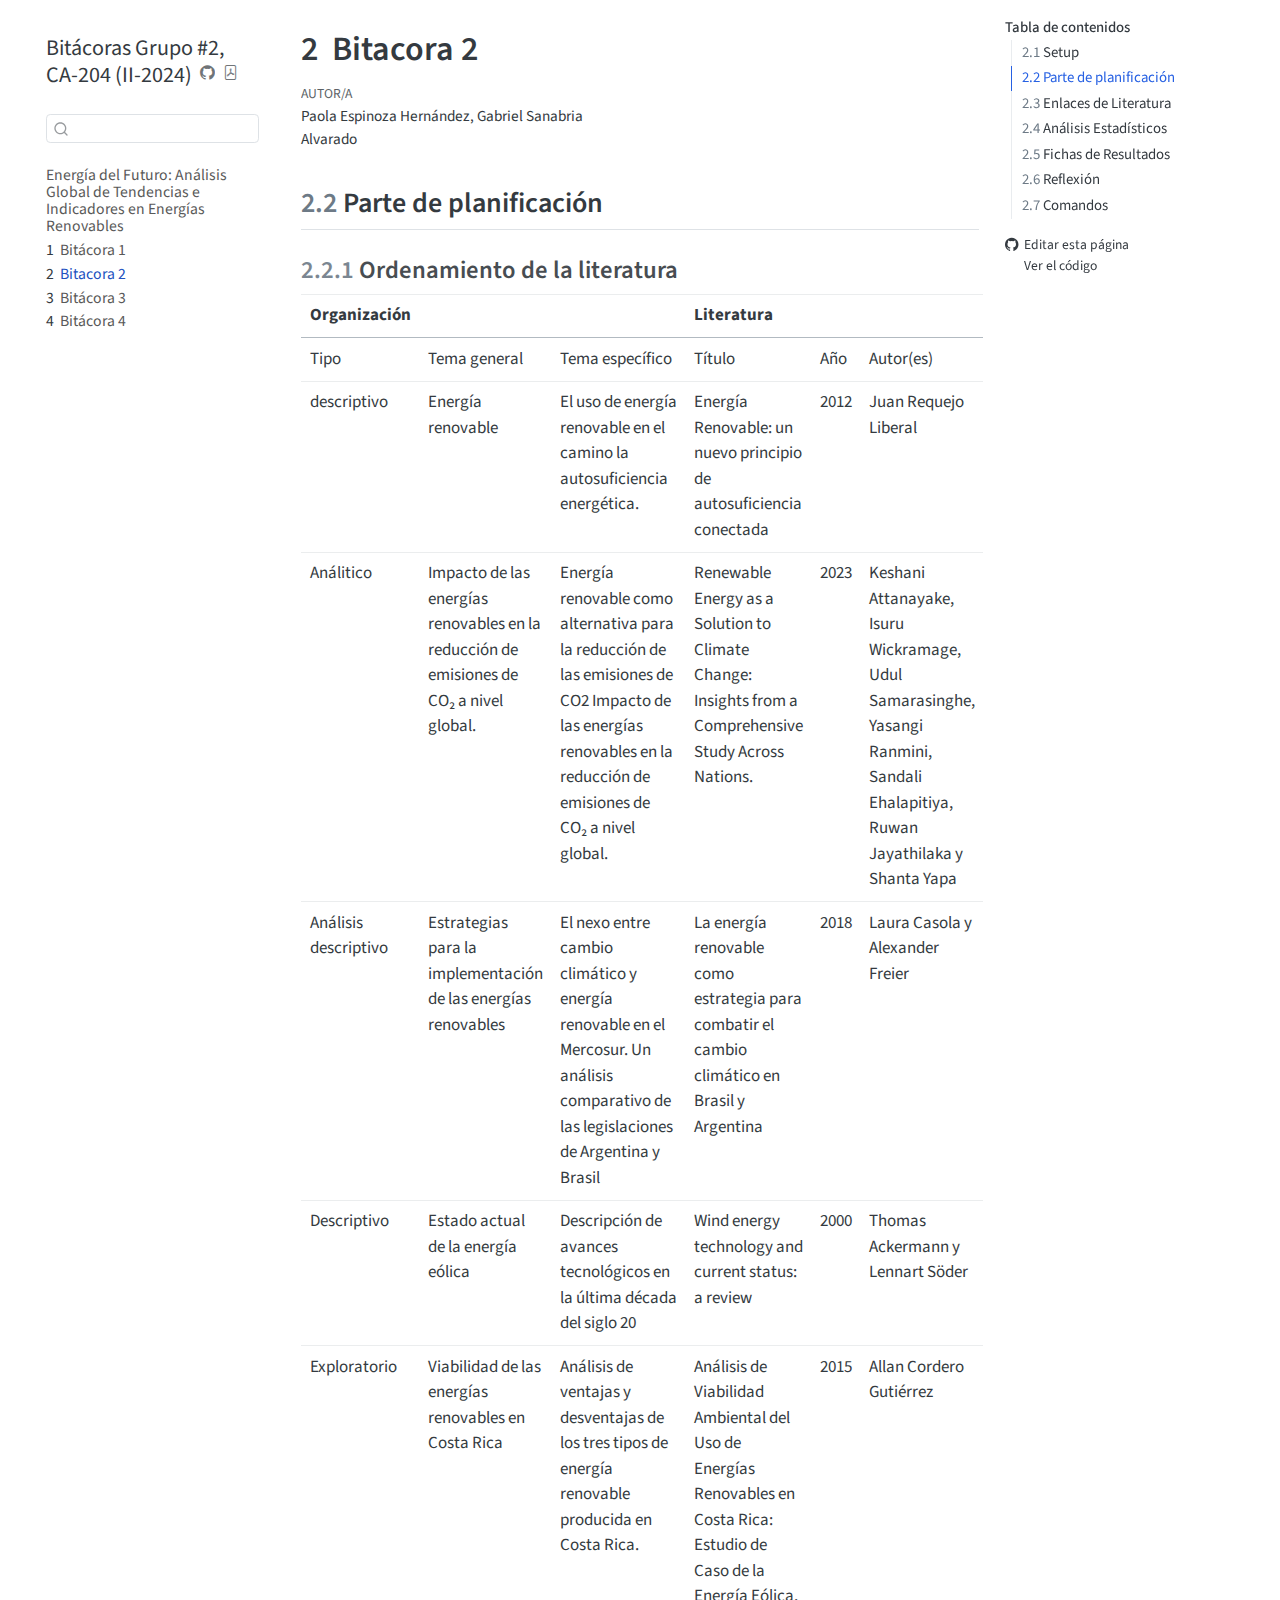
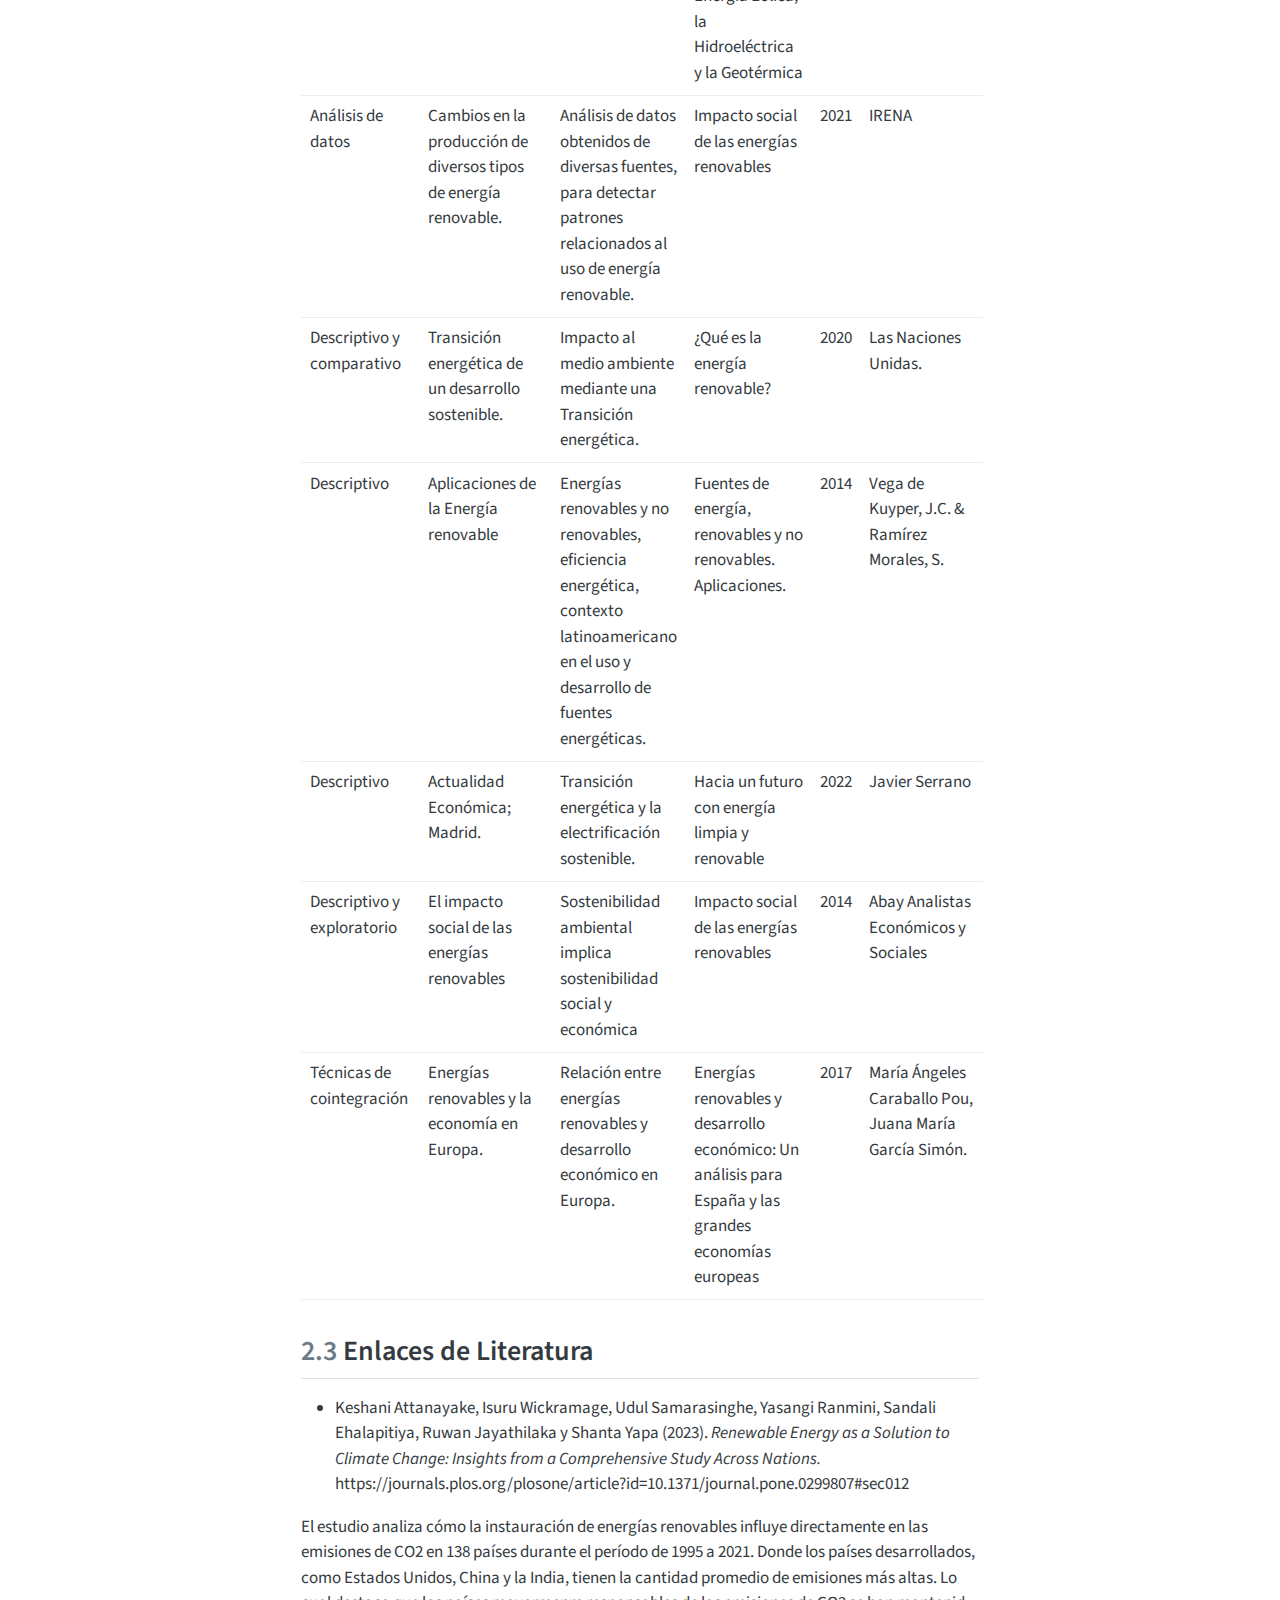
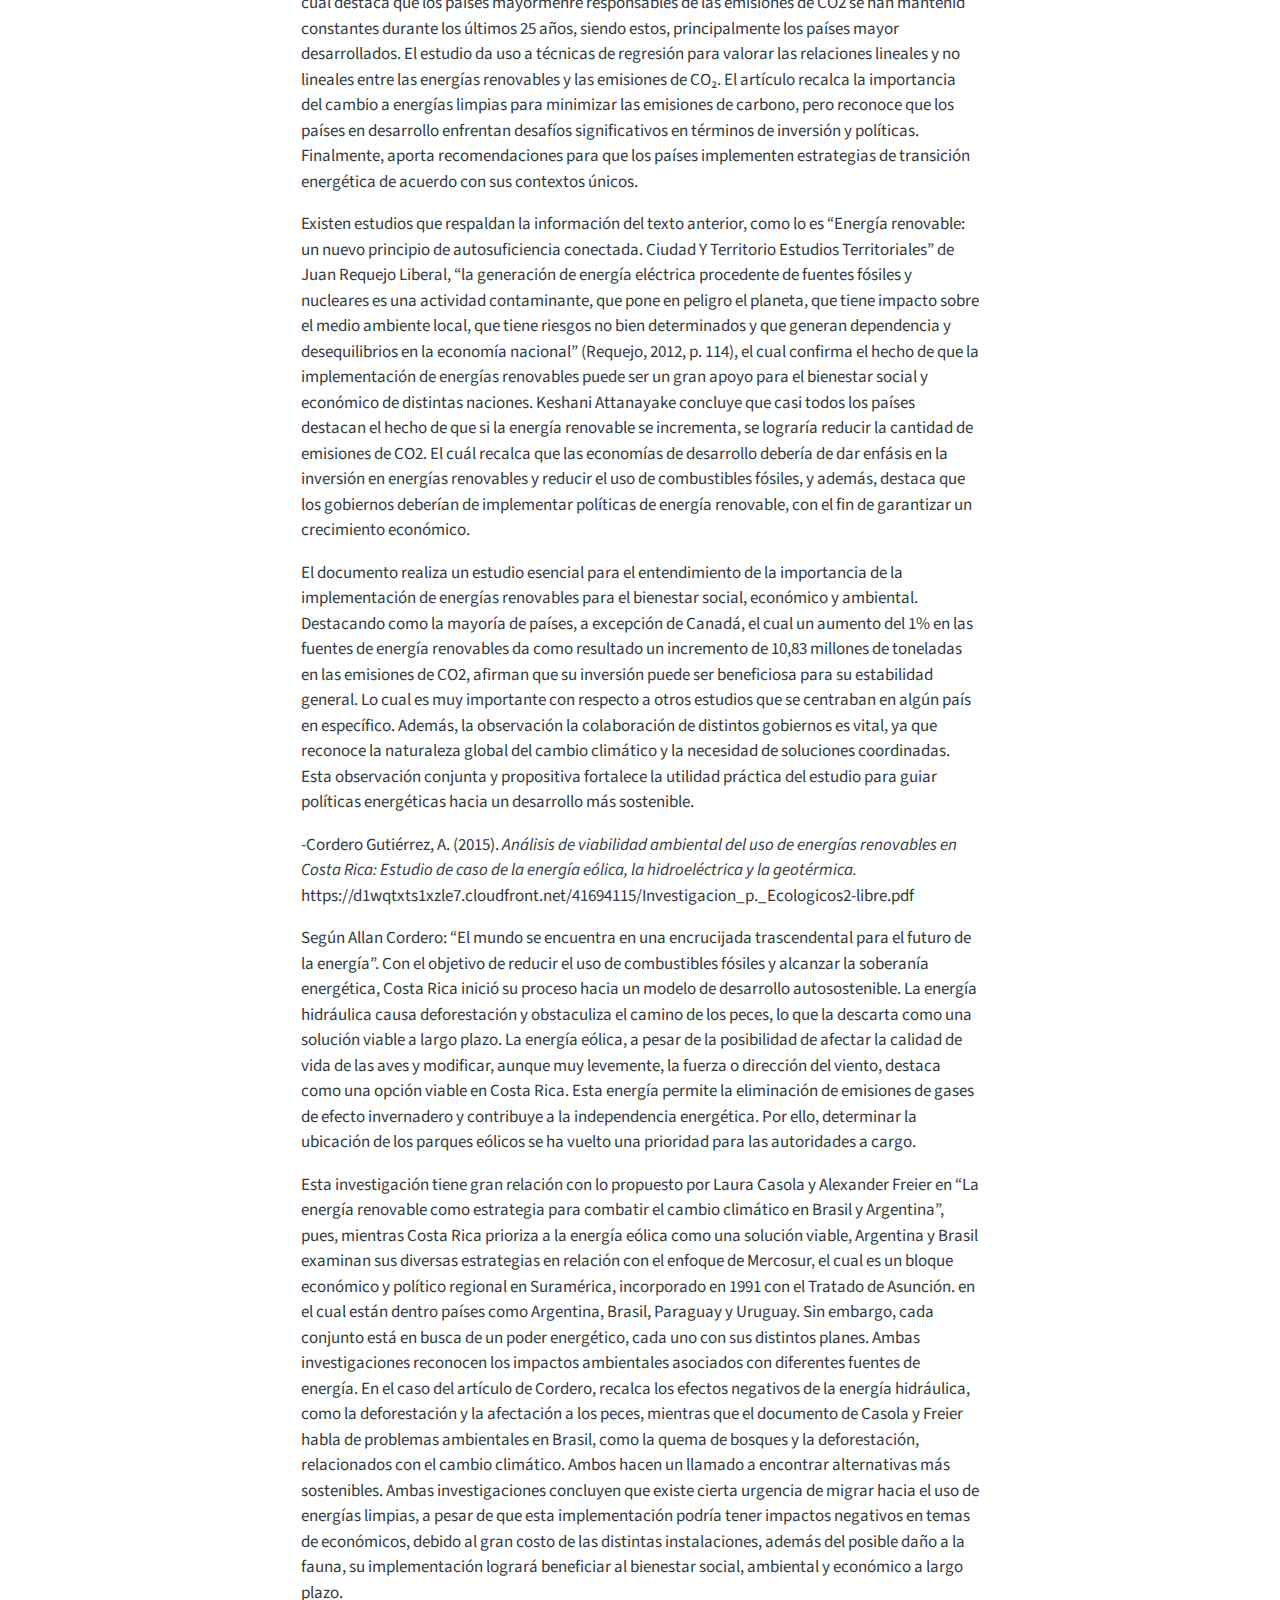
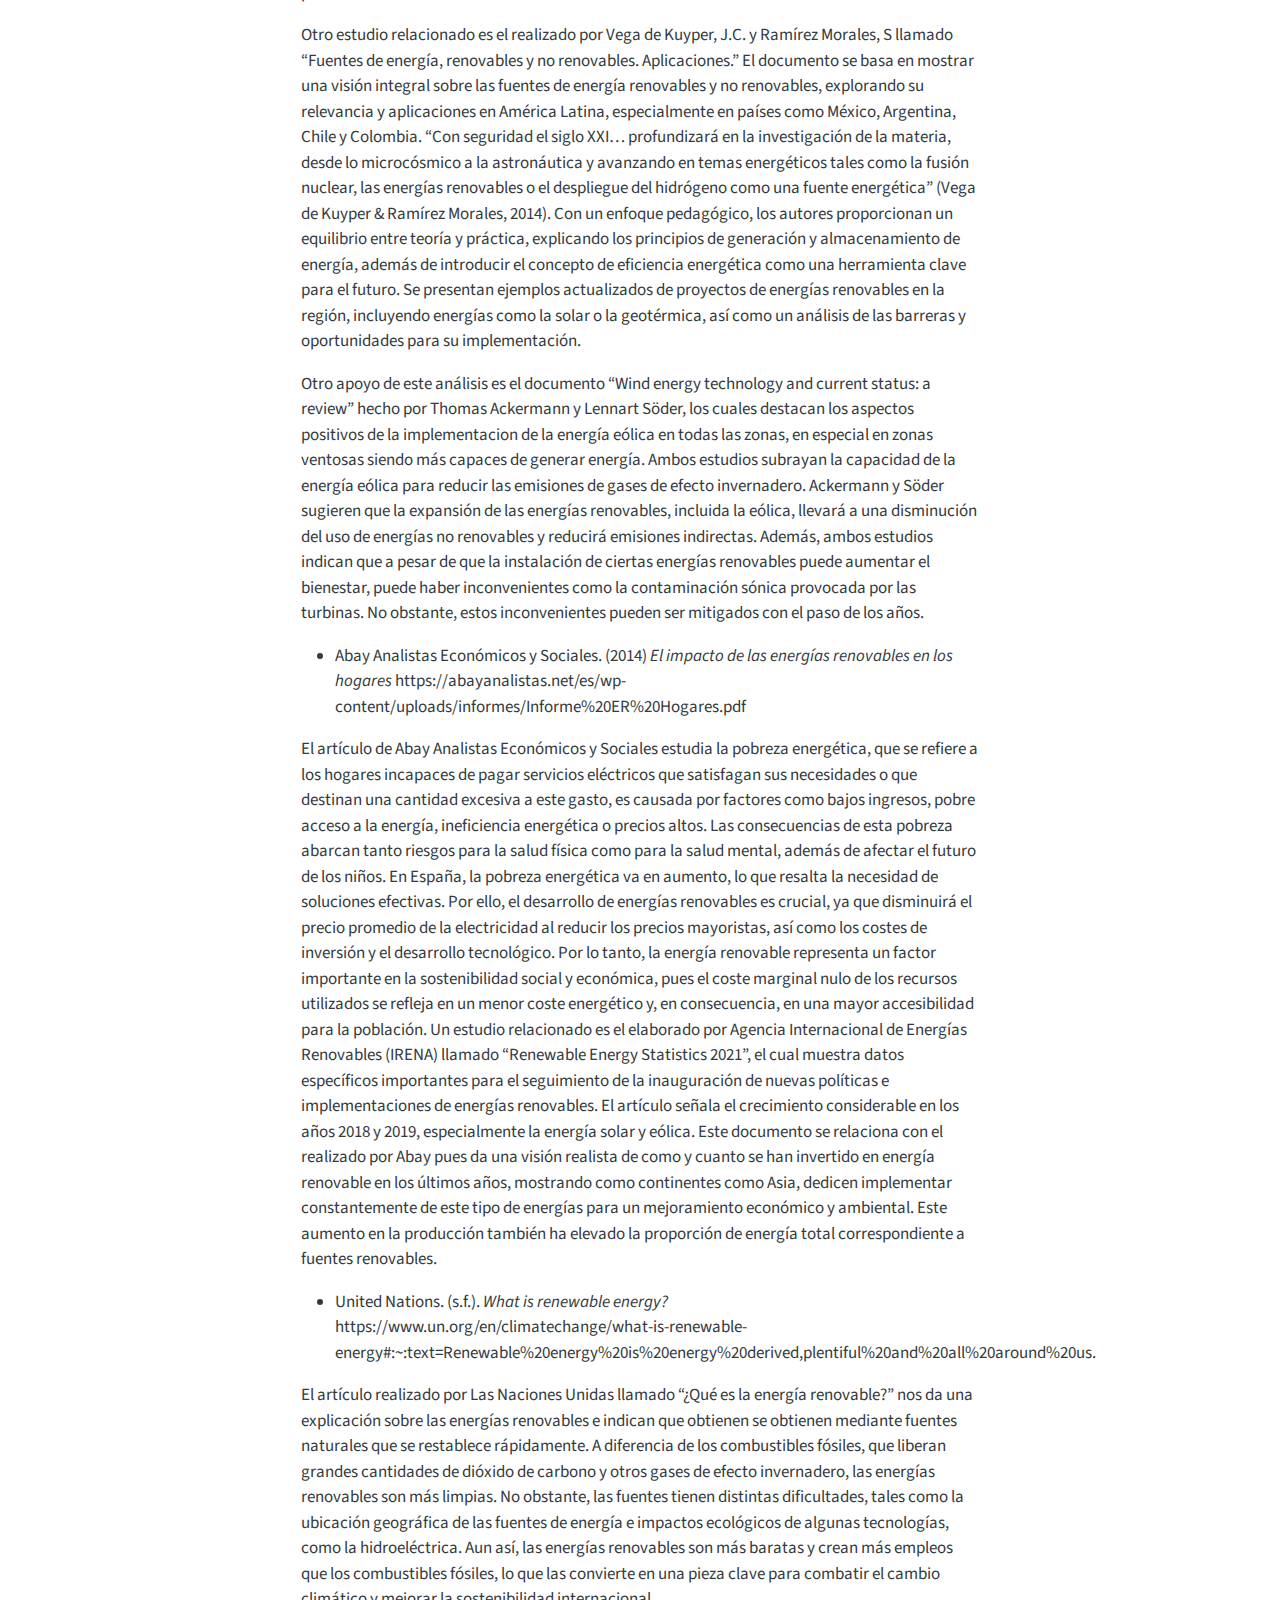
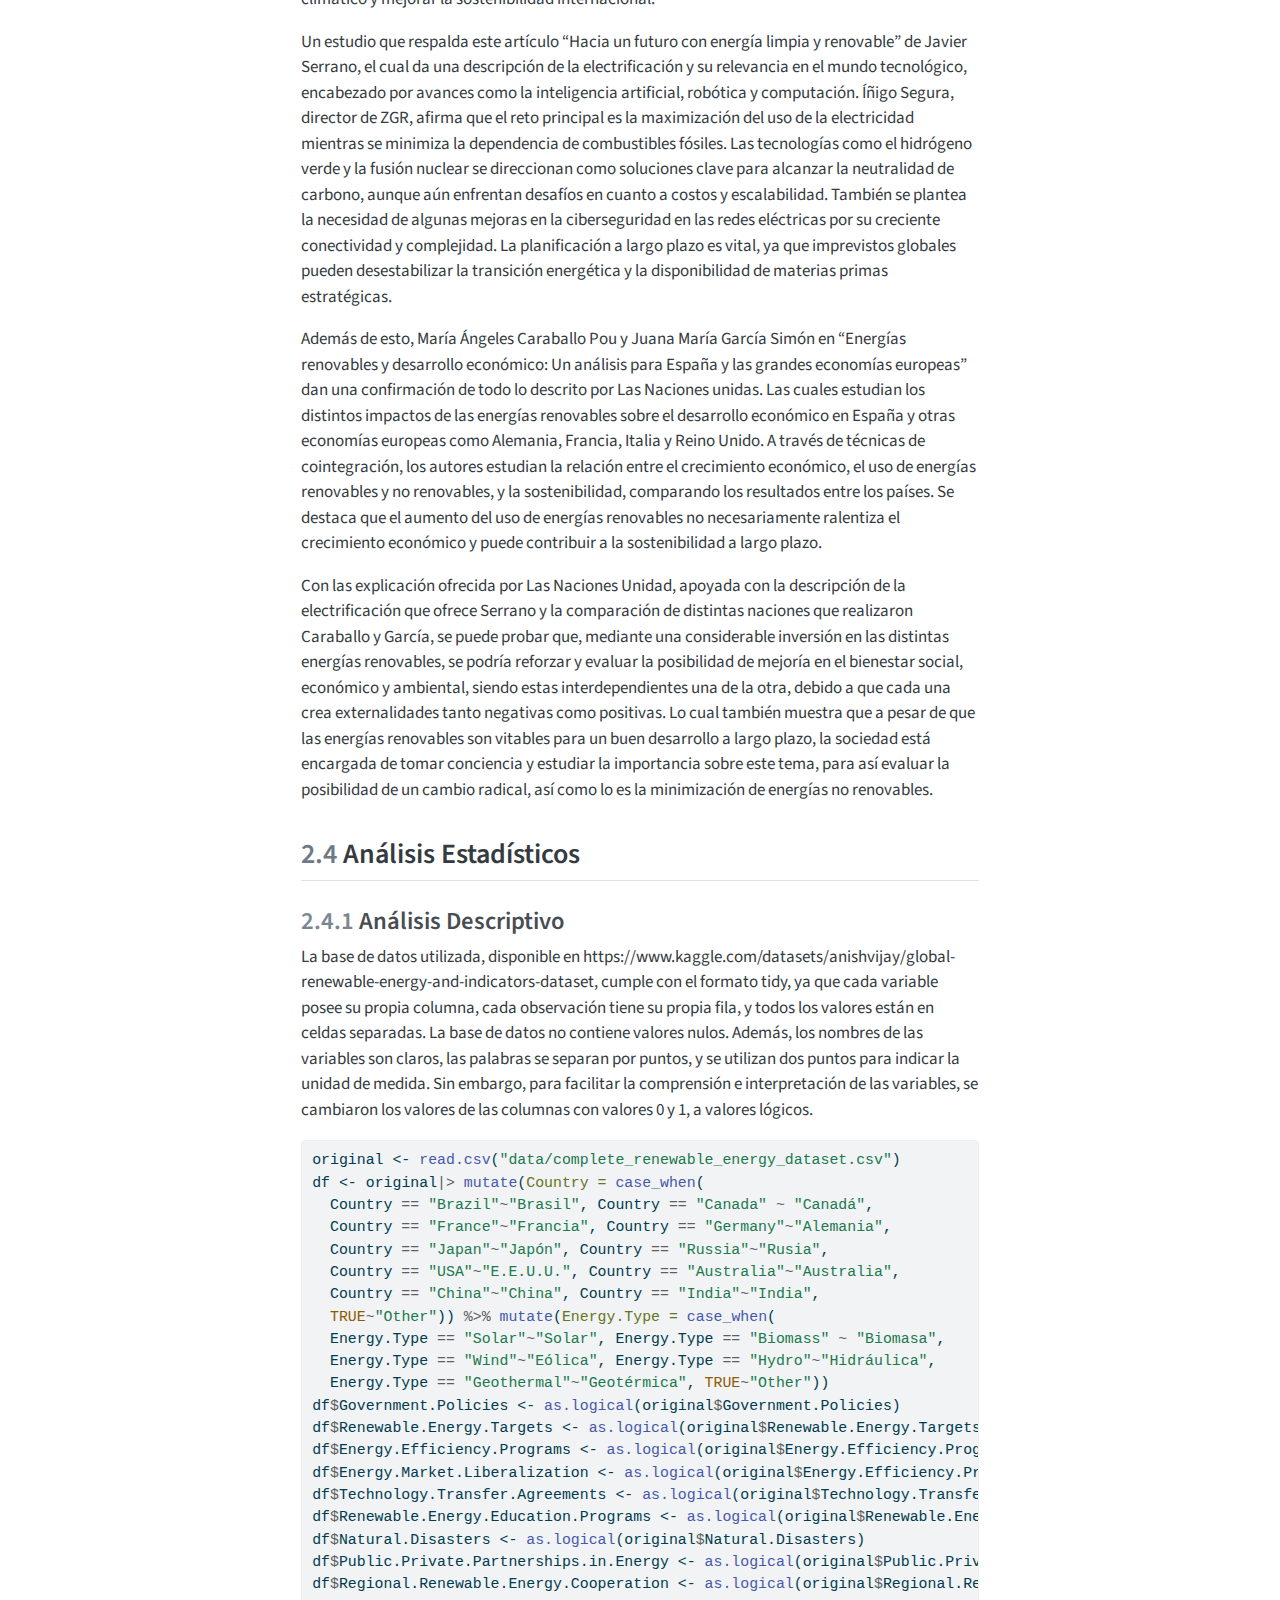
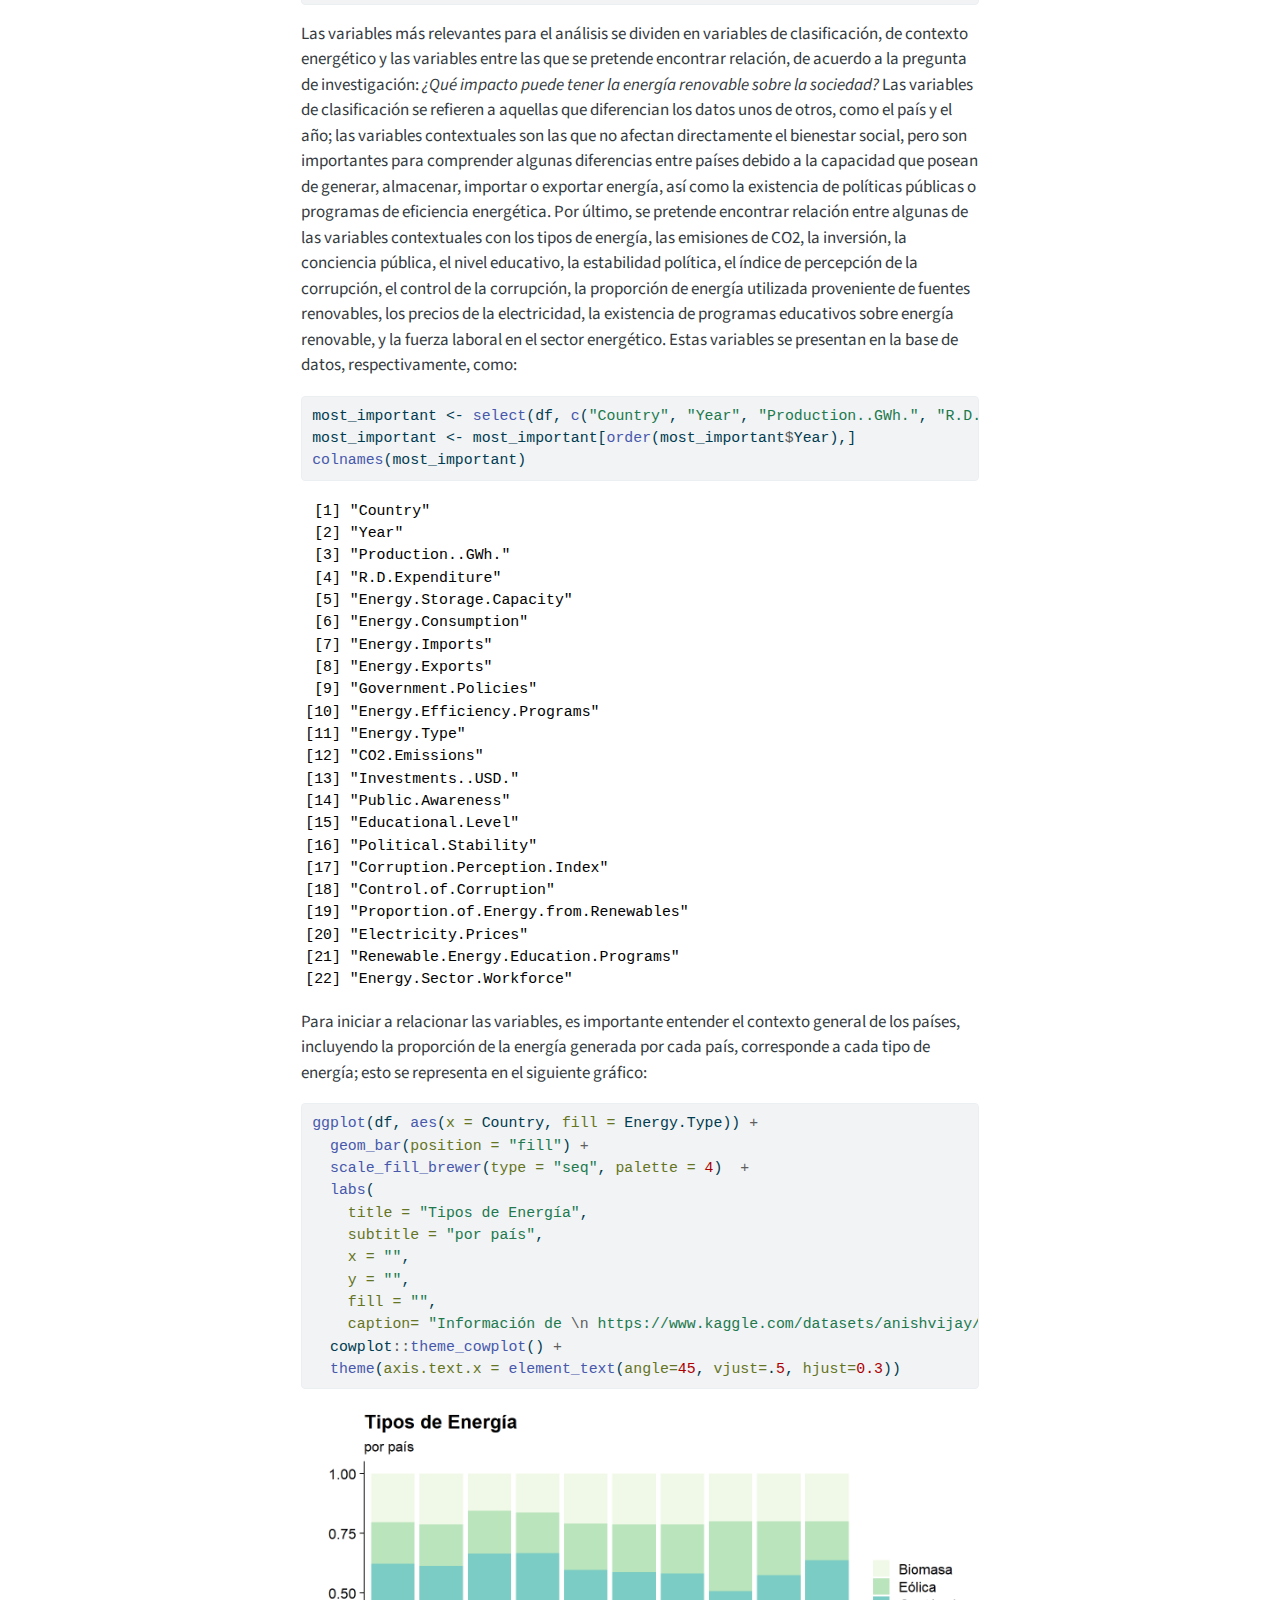
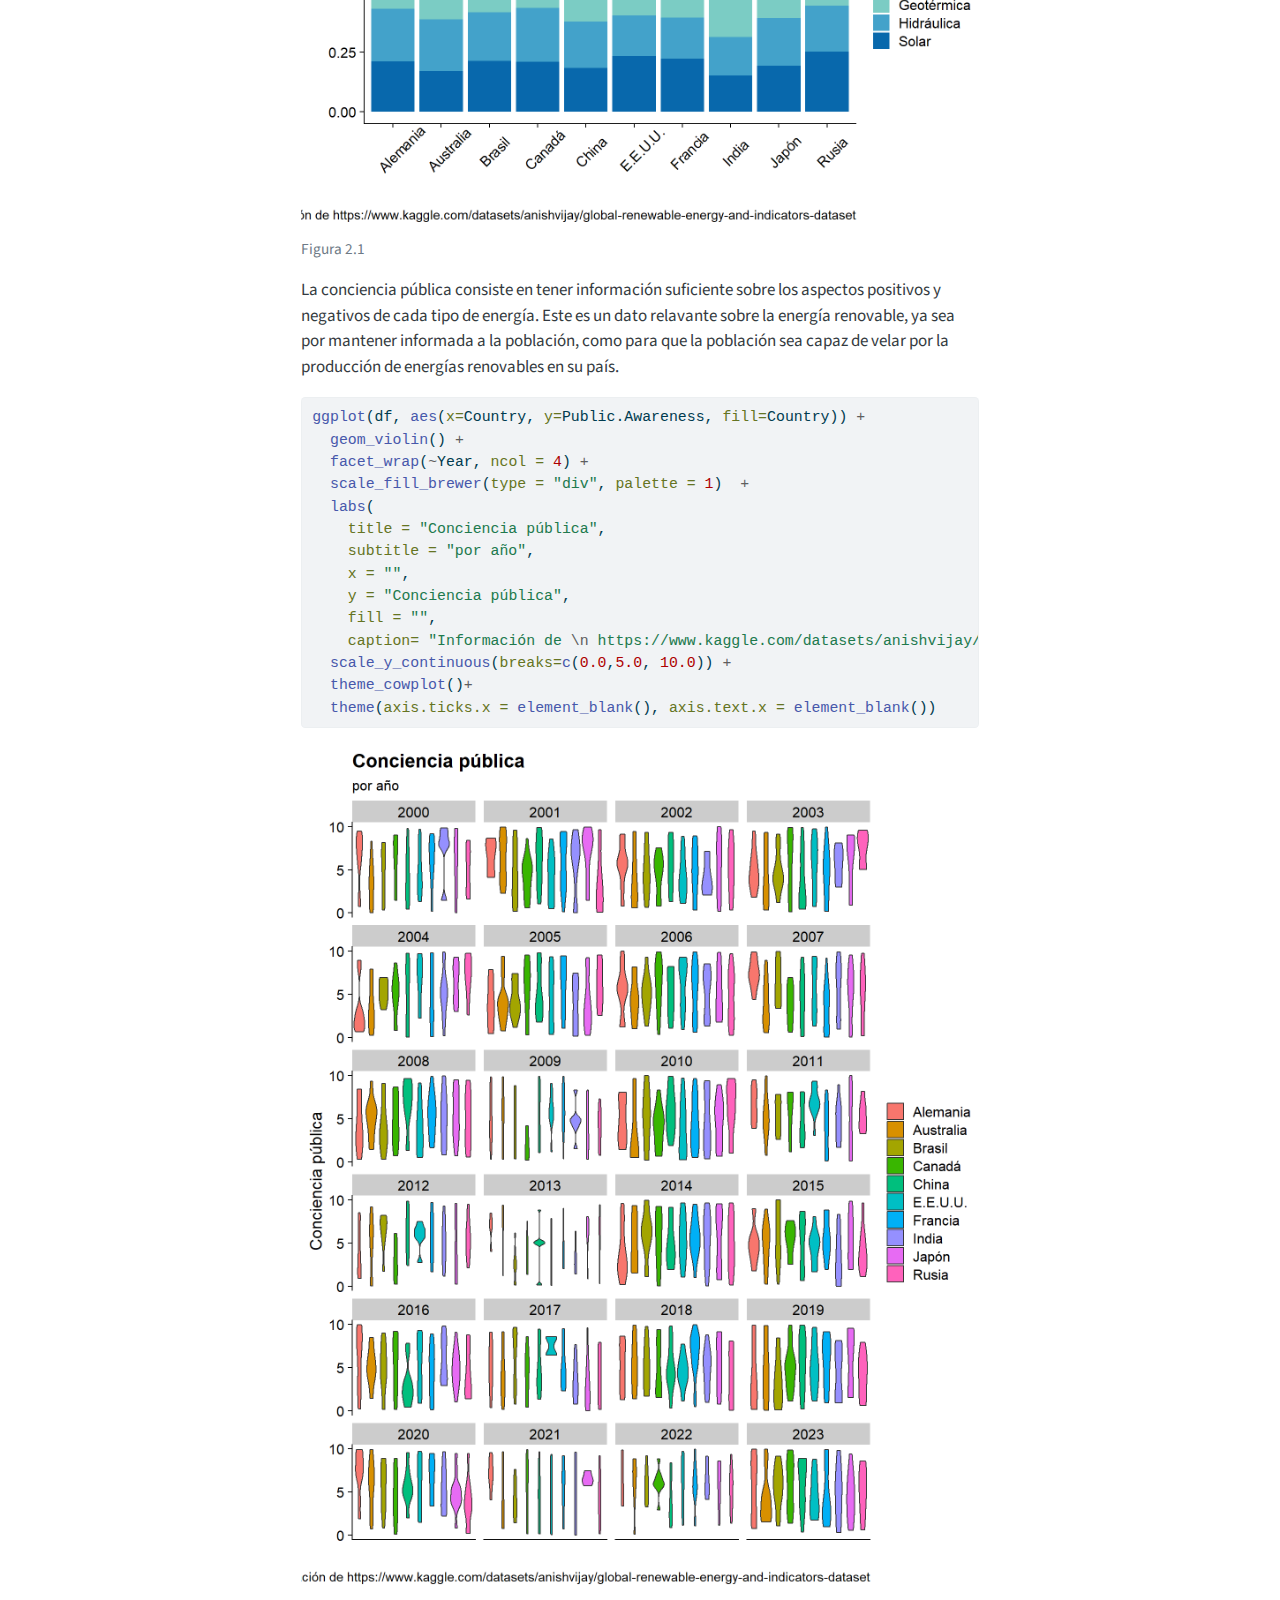
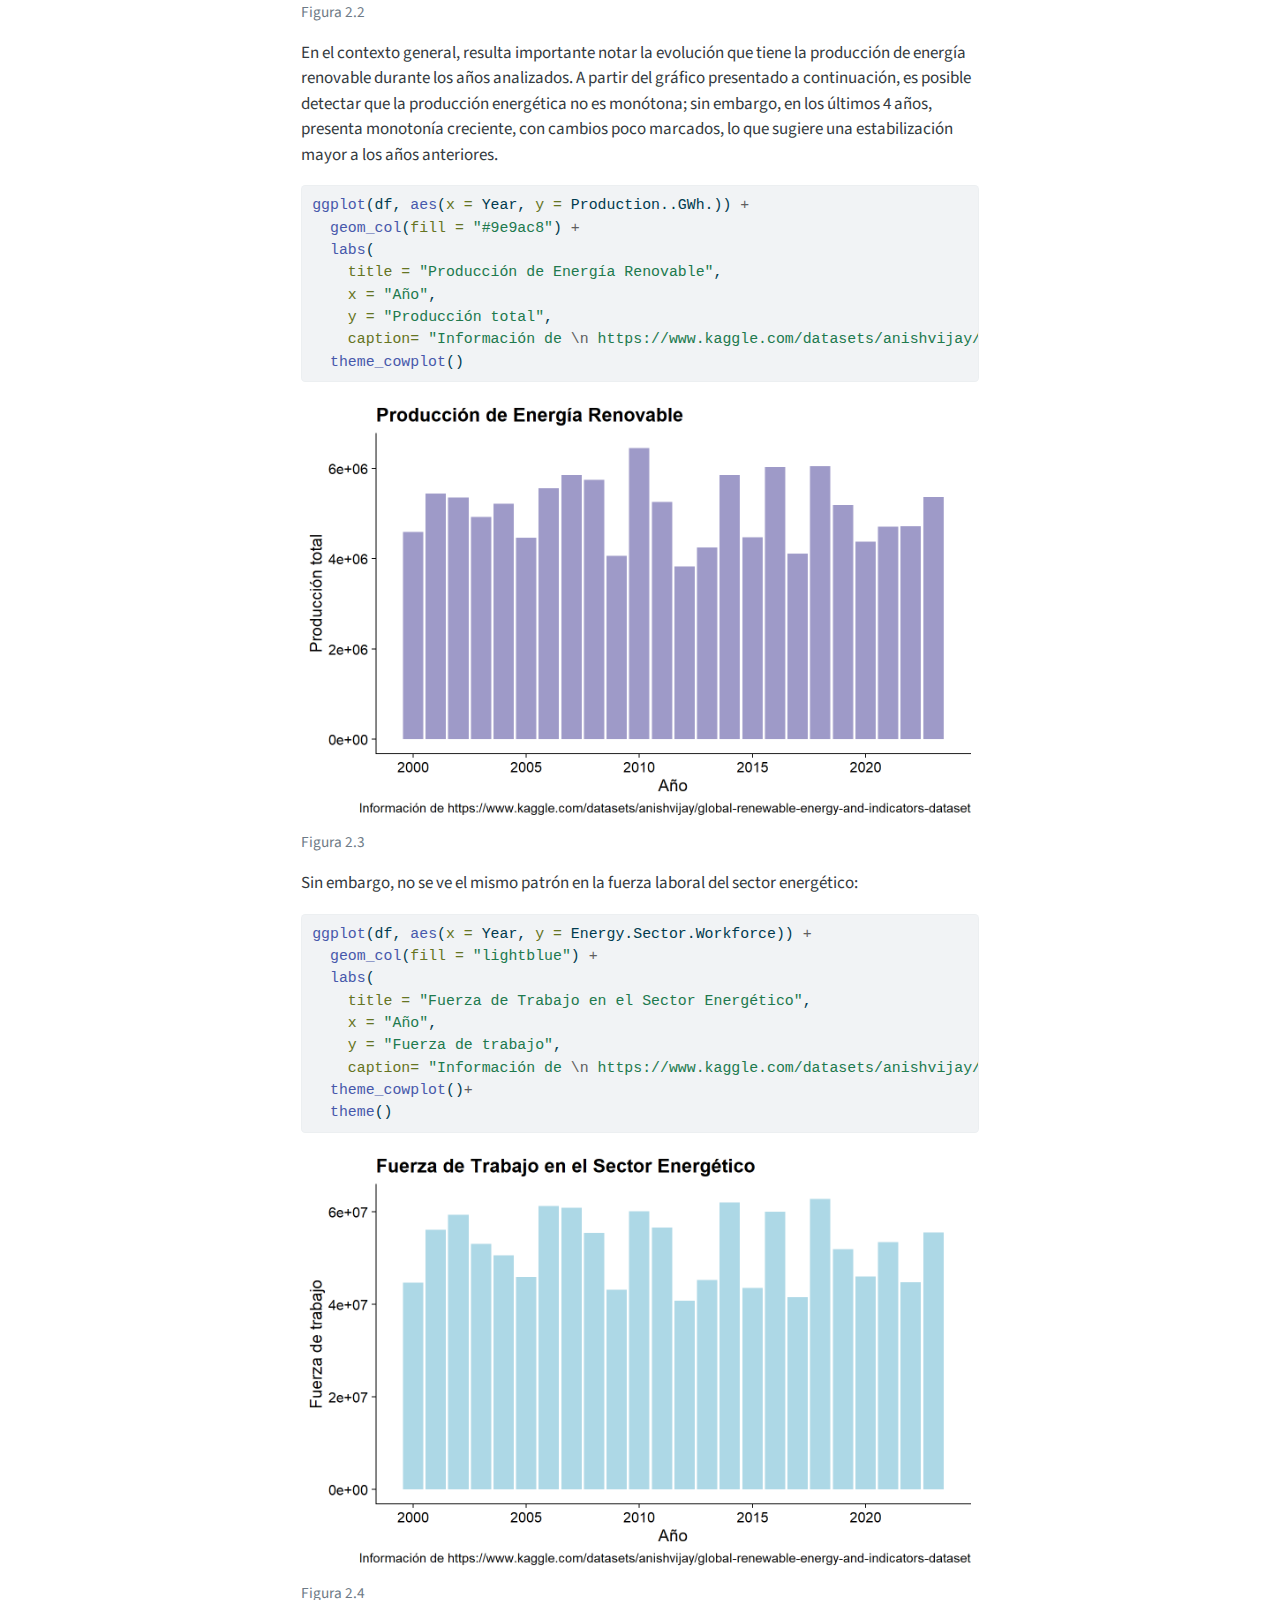
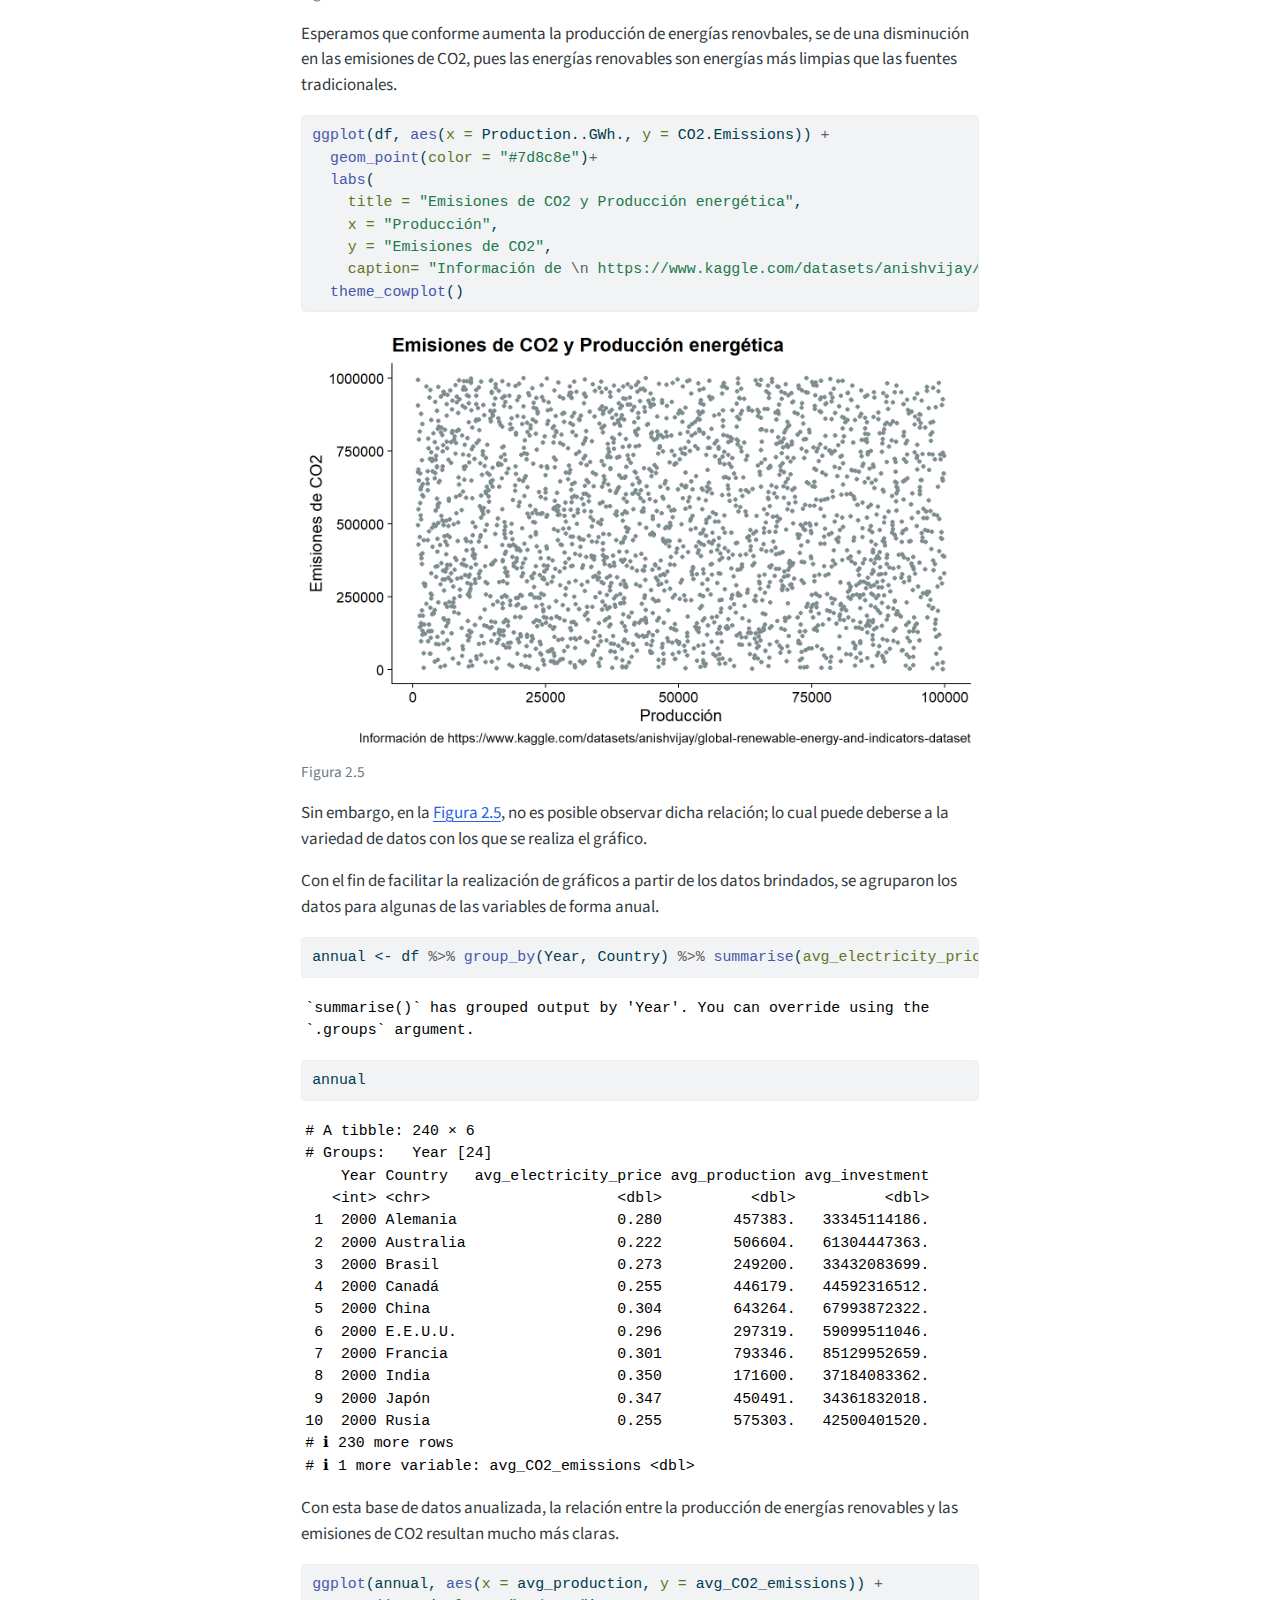
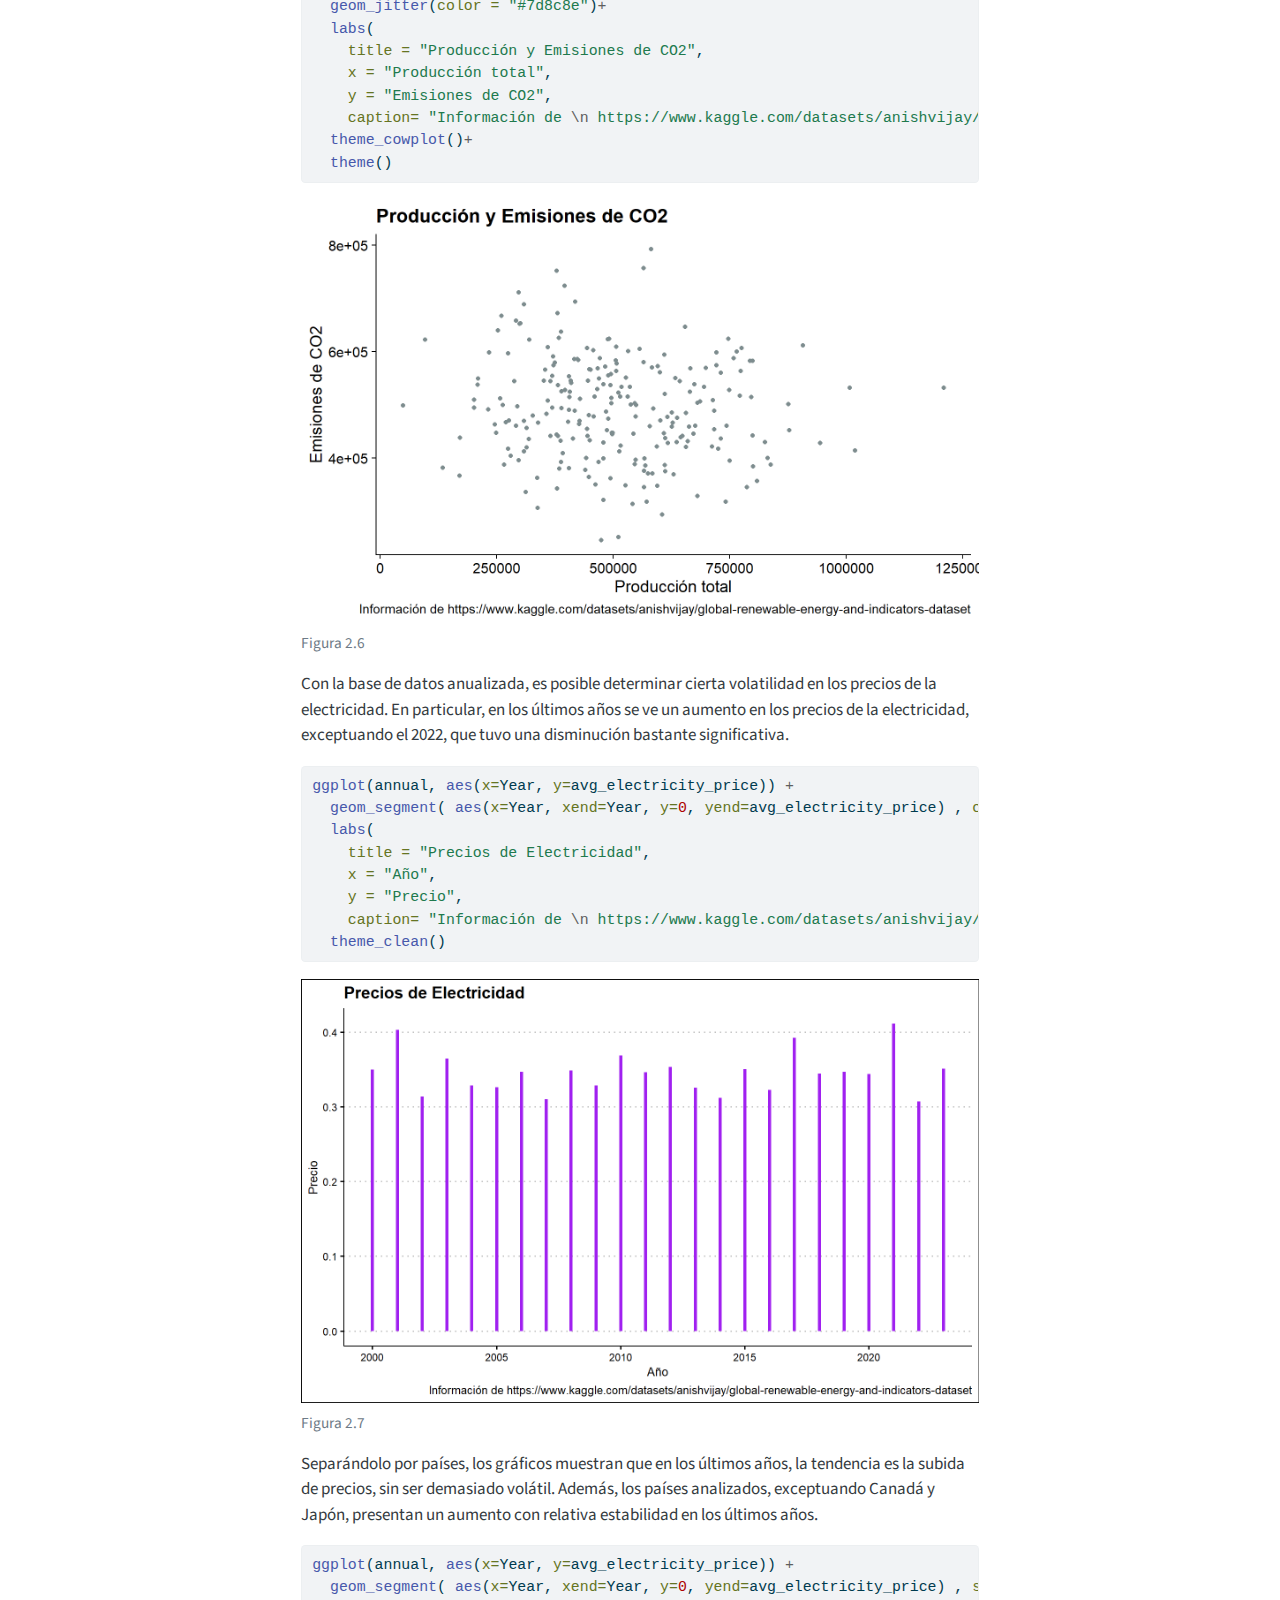
<file: docs/Bitacora-2.html>
<!DOCTYPE html>
<html xmlns="http://www.w3.org/1999/xhtml" lang="es" xml:lang="es"><head>

<meta charset="utf-8">
<meta name="generator" content="quarto-1.5.57">

<meta name="viewport" content="width=device-width, initial-scale=1.0, user-scalable=yes">

<meta name="author" content="Paola Espinoza Hernández, Gabriel Sanabria Alvarado">

<title>2&nbsp; Bitacora 2 – Bitácoras Grupo #2, CA-204 (II-2024)</title>
<style>
code{white-space: pre-wrap;}
span.smallcaps{font-variant: small-caps;}
div.columns{display: flex; gap: min(4vw, 1.5em);}
div.column{flex: auto; overflow-x: auto;}
div.hanging-indent{margin-left: 1.5em; text-indent: -1.5em;}
ul.task-list{list-style: none;}
ul.task-list li input[type="checkbox"] {
  width: 0.8em;
  margin: 0 0.8em 0.2em -1em; /* quarto-specific, see https://github.com/quarto-dev/quarto-cli/issues/4556 */ 
  vertical-align: middle;
}
/* CSS for syntax highlighting */
pre > code.sourceCode { white-space: pre; position: relative; }
pre > code.sourceCode > span { line-height: 1.25; }
pre > code.sourceCode > span:empty { height: 1.2em; }
.sourceCode { overflow: visible; }
code.sourceCode > span { color: inherit; text-decoration: inherit; }
div.sourceCode { margin: 1em 0; }
pre.sourceCode { margin: 0; }
@media screen {
div.sourceCode { overflow: auto; }
}
@media print {
pre > code.sourceCode { white-space: pre-wrap; }
pre > code.sourceCode > span { display: inline-block; text-indent: -5em; padding-left: 5em; }
}
pre.numberSource code
  { counter-reset: source-line 0; }
pre.numberSource code > span
  { position: relative; left: -4em; counter-increment: source-line; }
pre.numberSource code > span > a:first-child::before
  { content: counter(source-line);
    position: relative; left: -1em; text-align: right; vertical-align: baseline;
    border: none; display: inline-block;
    -webkit-touch-callout: none; -webkit-user-select: none;
    -khtml-user-select: none; -moz-user-select: none;
    -ms-user-select: none; user-select: none;
    padding: 0 4px; width: 4em;
  }
pre.numberSource { margin-left: 3em;  padding-left: 4px; }
div.sourceCode
  {   }
@media screen {
pre > code.sourceCode > span > a:first-child::before { text-decoration: underline; }
}
</style>


<script src="site_libs/quarto-nav/quarto-nav.js"></script>
<script src="site_libs/quarto-nav/headroom.min.js"></script>
<script src="site_libs/clipboard/clipboard.min.js"></script>
<script src="site_libs/quarto-search/autocomplete.umd.js"></script>
<script src="site_libs/quarto-search/fuse.min.js"></script>
<script src="site_libs/quarto-search/quarto-search.js"></script>
<meta name="quarto:offset" content="./">
<link href="./bitacora-3.html" rel="next">
<link href="./bitacora-1.html" rel="prev">
<script src="site_libs/quarto-html/quarto.js"></script>
<script src="site_libs/quarto-html/popper.min.js"></script>
<script src="site_libs/quarto-html/tippy.umd.min.js"></script>
<script src="site_libs/quarto-html/anchor.min.js"></script>
<link href="site_libs/quarto-html/tippy.css" rel="stylesheet">
<link href="site_libs/quarto-html/quarto-syntax-highlighting.css" rel="stylesheet" id="quarto-text-highlighting-styles">
<script src="site_libs/bootstrap/bootstrap.min.js"></script>
<link href="site_libs/bootstrap/bootstrap-icons.css" rel="stylesheet">
<link href="site_libs/bootstrap/bootstrap.min.css" rel="stylesheet" id="quarto-bootstrap" data-mode="light">
<script id="quarto-search-options" type="application/json">{
  "location": "sidebar",
  "copy-button": false,
  "collapse-after": 3,
  "panel-placement": "start",
  "type": "textbox",
  "limit": 50,
  "keyboard-shortcut": [
    "f",
    "/",
    "s"
  ],
  "show-item-context": false,
  "language": {
    "search-no-results-text": "Sin resultados",
    "search-matching-documents-text": "documentos encontrados",
    "search-copy-link-title": "Copiar el enlace en la búsqueda",
    "search-hide-matches-text": "Ocultar resultados adicionales",
    "search-more-match-text": "resultado adicional en este documento",
    "search-more-matches-text": "resultados adicionales en este documento",
    "search-clear-button-title": "Borrar",
    "search-text-placeholder": "",
    "search-detached-cancel-button-title": "Cancelar",
    "search-submit-button-title": "Enviar",
    "search-label": "Buscar"
  }
}</script>


</head>

<body class="nav-sidebar floating">

<div id="quarto-search-results"></div>
  <header id="quarto-header" class="headroom fixed-top">
  <nav class="quarto-secondary-nav">
    <div class="container-fluid d-flex">
      <button type="button" class="quarto-btn-toggle btn" data-bs-toggle="collapse" role="button" data-bs-target=".quarto-sidebar-collapse-item" aria-controls="quarto-sidebar" aria-expanded="false" aria-label="Alternar barra lateral" onclick="if (window.quartoToggleHeadroom) { window.quartoToggleHeadroom(); }">
        <i class="bi bi-layout-text-sidebar-reverse"></i>
      </button>
        <nav class="quarto-page-breadcrumbs" aria-label="breadcrumb"><ol class="breadcrumb"><li class="breadcrumb-item"><a href="./Bitacora-2.html"><span class="chapter-number">2</span>&nbsp; <span class="chapter-title">Bitacora 2</span></a></li></ol></nav>
        <a class="flex-grow-1" role="navigation" data-bs-toggle="collapse" data-bs-target=".quarto-sidebar-collapse-item" aria-controls="quarto-sidebar" aria-expanded="false" aria-label="Alternar barra lateral" onclick="if (window.quartoToggleHeadroom) { window.quartoToggleHeadroom(); }">      
        </a>
      <button type="button" class="btn quarto-search-button" aria-label="Buscar" onclick="window.quartoOpenSearch();">
        <i class="bi bi-search"></i>
      </button>
    </div>
  </nav>
</header>
<!-- content -->
<div id="quarto-content" class="quarto-container page-columns page-rows-contents page-layout-article">
<!-- sidebar -->
  <nav id="quarto-sidebar" class="sidebar collapse collapse-horizontal quarto-sidebar-collapse-item sidebar-navigation floating overflow-auto">
    <div class="pt-lg-2 mt-2 text-left sidebar-header">
    <div class="sidebar-title mb-0 py-0">
      <a href="./">Bitácoras Grupo #2, CA-204 (II-2024)</a> 
        <div class="sidebar-tools-main">
    <a href="https://github.com/gabosanabria04/BitacorasGrupo-2-CA0204-II-2024-.git" title="Ejecutar el código" class="quarto-navigation-tool px-1" aria-label="Ejecutar el código"><i class="bi bi-github"></i></a>
    <a href="./Bitácoras-Grupo--2,-CA-204--II-2024-.pdf" title="Descargar PDF" class="quarto-navigation-tool px-1" aria-label="Descargar PDF"><i class="bi bi-file-pdf"></i></a>
</div>
    </div>
      </div>
        <div class="mt-2 flex-shrink-0 align-items-center">
        <div class="sidebar-search">
        <div id="quarto-search" class="" title="Buscar"></div>
        </div>
        </div>
    <div class="sidebar-menu-container"> 
    <ul class="list-unstyled mt-1">
        <li class="sidebar-item">
  <div class="sidebar-item-container"> 
  <a href="./index.html" class="sidebar-item-text sidebar-link">
 <span class="menu-text">Energía del Futuro: Análisis Global de Tendencias e Indicadores en Energías Renovables</span></a>
  </div>
</li>
        <li class="sidebar-item">
  <div class="sidebar-item-container"> 
  <a href="./bitacora-1.html" class="sidebar-item-text sidebar-link">
 <span class="menu-text"><span class="chapter-number">1</span>&nbsp; <span class="chapter-title">Bitácora 1</span></span></a>
  </div>
</li>
        <li class="sidebar-item">
  <div class="sidebar-item-container"> 
  <a href="./Bitacora-2.html" class="sidebar-item-text sidebar-link active">
 <span class="menu-text"><span class="chapter-number">2</span>&nbsp; <span class="chapter-title">Bitacora 2</span></span></a>
  </div>
</li>
        <li class="sidebar-item">
  <div class="sidebar-item-container"> 
  <a href="./bitacora-3.html" class="sidebar-item-text sidebar-link">
 <span class="menu-text"><span class="chapter-number">3</span>&nbsp; <span class="chapter-title">Bitácora 3</span></span></a>
  </div>
</li>
        <li class="sidebar-item">
  <div class="sidebar-item-container"> 
  <a href="./bitacora-4.html" class="sidebar-item-text sidebar-link">
 <span class="menu-text"><span class="chapter-number">4</span>&nbsp; <span class="chapter-title">Bitácora 4</span></span></a>
  </div>
</li>
    </ul>
    </div>
</nav>
<div id="quarto-sidebar-glass" class="quarto-sidebar-collapse-item" data-bs-toggle="collapse" data-bs-target=".quarto-sidebar-collapse-item"></div>
<!-- margin-sidebar -->
    <div id="quarto-margin-sidebar" class="sidebar margin-sidebar">
        <nav id="TOC" role="doc-toc" class="toc-active">
    <h2 id="toc-title">Tabla de contenidos</h2>
   
  <ul>
  <li><a href="#setup" id="toc-setup" class="nav-link active" data-scroll-target="#setup"><span class="header-section-number">2.1</span> Setup</a></li>
  <li><a href="#parte-de-planificación" id="toc-parte-de-planificación" class="nav-link" data-scroll-target="#parte-de-planificación"><span class="header-section-number">2.2</span> Parte de planificación</a>
  <ul class="collapse">
  <li><a href="#ordenamiento-de-la-literatura" id="toc-ordenamiento-de-la-literatura" class="nav-link" data-scroll-target="#ordenamiento-de-la-literatura"><span class="header-section-number">2.2.1</span> Ordenamiento de la literatura</a></li>
  </ul></li>
  <li><a href="#enlaces-de-literatura" id="toc-enlaces-de-literatura" class="nav-link" data-scroll-target="#enlaces-de-literatura"><span class="header-section-number">2.3</span> Enlaces de Literatura</a></li>
  <li><a href="#análisis-estadísticos" id="toc-análisis-estadísticos" class="nav-link" data-scroll-target="#análisis-estadísticos"><span class="header-section-number">2.4</span> Análisis Estadísticos</a>
  <ul class="collapse">
  <li><a href="#análisis-descriptivo" id="toc-análisis-descriptivo" class="nav-link" data-scroll-target="#análisis-descriptivo"><span class="header-section-number">2.4.1</span> Análisis Descriptivo</a></li>
  <li><a href="#propuesta-metodológica" id="toc-propuesta-metodológica" class="nav-link" data-scroll-target="#propuesta-metodológica"><span class="header-section-number">2.4.2</span> Propuesta Metodológica</a></li>
  </ul></li>
  <li><a href="#fichas-de-resultados" id="toc-fichas-de-resultados" class="nav-link" data-scroll-target="#fichas-de-resultados"><span class="header-section-number">2.5</span> Fichas de Resultados</a>
  <ul class="collapse">
  <li><a href="#datos-anualizados" id="toc-datos-anualizados" class="nav-link" data-scroll-target="#datos-anualizados"><span class="header-section-number">2.5.1</span> Datos anualizados</a></li>
  <li><a href="#producción-energética" id="toc-producción-energética" class="nav-link" data-scroll-target="#producción-energética"><span class="header-section-number">2.5.2</span> Producción energética</a></li>
  <li><a href="#producción-energética-y-emisiones-de-co2" id="toc-producción-energética-y-emisiones-de-co2" class="nav-link" data-scroll-target="#producción-energética-y-emisiones-de-co2"><span class="header-section-number">2.5.3</span> Producción Energética y Emisiones de CO2</a></li>
  <li><a href="#precios-de-electricidad" id="toc-precios-de-electricidad" class="nav-link" data-scroll-target="#precios-de-electricidad"><span class="header-section-number">2.5.4</span> Precios de electricidad</a></li>
  <li><a href="#producción-y-fuerza-laboral" id="toc-producción-y-fuerza-laboral" class="nav-link" data-scroll-target="#producción-y-fuerza-laboral"><span class="header-section-number">2.5.5</span> Producción y Fuerza Laboral</a></li>
  <li><a href="#conciencia-pública" id="toc-conciencia-pública" class="nav-link" data-scroll-target="#conciencia-pública"><span class="header-section-number">2.5.6</span> Conciencia pública</a></li>
  </ul></li>
  <li><a href="#reflexión" id="toc-reflexión" class="nav-link" data-scroll-target="#reflexión"><span class="header-section-number">2.6</span> Reflexión</a></li>
  <li><a href="#comandos" id="toc-comandos" class="nav-link" data-scroll-target="#comandos"><span class="header-section-number">2.7</span> Comandos</a></li>
  </ul>
<div class="toc-actions"><ul><li><a href="https://github.com/gabosanabria04/BitacorasGrupo-2-CA0204-II-2024-.git/edit/main/Bitacora-2.qmd" class="toc-action"><i class="bi bi-github"></i>Editar esta página</a></li><li><a href="https://github.com/gabosanabria04/BitacorasGrupo-2-CA0204-II-2024-.git/blob/main/Bitacora-2.qmd" class="toc-action"><i class="bi empty"></i>Ver el código</a></li></ul></div></nav>
    </div>
<!-- main -->
<main class="content" id="quarto-document-content">

<header id="title-block-header" class="quarto-title-block default">
<div class="quarto-title">
<h1 class="title"><span class="chapter-number">2</span>&nbsp; <span class="chapter-title">Bitacora 2</span></h1>
</div>



<div class="quarto-title-meta">

    <div>
    <div class="quarto-title-meta-heading">Autor/a</div>
    <div class="quarto-title-meta-contents">
             <p>Paola Espinoza Hernández, Gabriel Sanabria Alvarado </p>
          </div>
  </div>
    
  
    
  </div>
  


</header>


<section id="setup" class="level2 hidden" data-number="2.1">
<h2 class="hidden anchored" data-number="2.1" data-anchor-id="setup"><span class="header-section-number">2.1</span> Setup</h2>
</section>
<section id="parte-de-planificación" class="level2" data-number="2.2">
<h2 data-number="2.2" class="anchored" data-anchor-id="parte-de-planificación"><span class="header-section-number">2.2</span> Parte de planificación</h2>
<section id="ordenamiento-de-la-literatura" class="level3" data-number="2.2.1">
<h3 data-number="2.2.1" class="anchored" data-anchor-id="ordenamiento-de-la-literatura"><span class="header-section-number">2.2.1</span> Ordenamiento de la literatura</h3>
<table class="caption-top table">
<colgroup>
<col style="width: 16%">
<col style="width: 16%">
<col style="width: 16%">
<col style="width: 16%">
<col style="width: 16%">
<col style="width: 16%">
</colgroup>
<thead>
<tr class="header">
<th>Organización</th>
<th></th>
<th></th>
<th>Literatura</th>
<th></th>
<th></th>
</tr>
</thead>
<tbody>
<tr class="odd">
<td>Tipo</td>
<td>Tema general</td>
<td>Tema específico</td>
<td>Título</td>
<td>Año</td>
<td>Autor(es)</td>
</tr>
<tr class="even">
<td>descriptivo</td>
<td>Energía renovable</td>
<td>El uso de energía renovable en el camino la autosuficiencia energética.</td>
<td>Energía Renovable: un nuevo principio de autosuficiencia conectada</td>
<td>2012</td>
<td>Juan Requejo Liberal</td>
</tr>
<tr class="odd">
<td>Análitico</td>
<td>Impacto de las energías renovables en la reducción de emisiones de CO₂ a nivel global.</td>
<td>Energía renovable como alternativa para la reducción de las emisiones de CO2 Impacto de las energías renovables en la reducción de emisiones de CO₂ a nivel global.</td>
<td>Renewable Energy as a Solution to Climate Change: Insights from a Comprehensive Study Across Nations.</td>
<td>2023</td>
<td>Keshani Attanayake, Isuru Wickramage, Udul Samarasinghe, Yasangi Ranmini, Sandali Ehalapitiya, Ruwan Jayathilaka y Shanta Yapa</td>
</tr>
<tr class="even">
<td>Análisis descriptivo</td>
<td>Estrategias para la implementación de las energías renovables</td>
<td>El nexo entre cambio climático y energía renovable en el Mercosur. Un análisis comparativo de las legislaciones de Argentina y Brasil</td>
<td>La energía renovable como estrategia para combatir el cambio climático en Brasil y Argentina</td>
<td>2018</td>
<td>Laura Casola y Alexander Freier</td>
</tr>
<tr class="odd">
<td>Descriptivo</td>
<td>Estado actual de la energía eólica</td>
<td>Descripción de avances tecnológicos en la última década del siglo 20</td>
<td>Wind energy technology and current status: a review</td>
<td>2000</td>
<td>Thomas Ackermann y Lennart Söder</td>
</tr>
<tr class="even">
<td>Exploratorio</td>
<td>Viabilidad de las energías renovables en Costa Rica</td>
<td>Análisis de ventajas y desventajas de los tres tipos de energía renovable producida en Costa Rica.</td>
<td>Análisis de Viabilidad Ambiental del Uso de Energías Renovables en Costa Rica: Estudio de Caso de la Energía Eólica, la Hidroeléctrica y la Geotérmica</td>
<td>2015</td>
<td>Allan Cordero Gutiérrez</td>
</tr>
<tr class="odd">
<td>Análisis de datos</td>
<td>Cambios en la producción de diversos tipos de energía renovable.</td>
<td>Análisis de datos obtenidos de diversas fuentes, para detectar patrones relacionados al uso de energía renovable.</td>
<td>Impacto social de las energías renovables</td>
<td>2021</td>
<td>IRENA</td>
</tr>
<tr class="even">
<td>Descriptivo y comparativo</td>
<td>Transición energética de un desarrollo sostenible.</td>
<td>Impacto al medio ambiente mediante una Transición energética.</td>
<td>¿Qué es la energía renovable?</td>
<td>2020</td>
<td>Las Naciones Unidas.</td>
</tr>
<tr class="odd">
<td>Descriptivo</td>
<td>Aplicaciones de la Energía renovable</td>
<td>Energías renovables y no renovables, eficiencia energética, contexto latinoamericano en el uso y desarrollo de fuentes energéticas.</td>
<td>Fuentes de energía, renovables y no renovables. Aplicaciones.</td>
<td>2014</td>
<td>Vega de Kuyper, J.C. &amp; Ramírez Morales, S.</td>
</tr>
<tr class="even">
<td>Descriptivo</td>
<td>Actualidad Económica; Madrid.</td>
<td>Transición energética y la electrificación sostenible.</td>
<td>Hacia un futuro con energía limpia y renovable</td>
<td>2022</td>
<td>Javier Serrano</td>
</tr>
<tr class="odd">
<td>Descriptivo y exploratorio</td>
<td>El impacto social de las energías renovables</td>
<td>Sostenibilidad ambiental implica sostenibilidad social y económica</td>
<td>Impacto social de las energías renovables</td>
<td>2014</td>
<td>Abay Analistas Económicos y Sociales</td>
</tr>
<tr class="even">
<td>Técnicas de cointegración</td>
<td>Energías renovables y la economía en Europa.</td>
<td>Relación entre energías renovables y desarrollo económico en Europa.</td>
<td>Energías renovables y desarrollo económico: Un análisis para España y las grandes economías europeas</td>
<td>2017</td>
<td>María Ángeles Caraballo Pou, Juana María García Simón.</td>
</tr>
</tbody>
</table>
</section>
</section>
<section id="enlaces-de-literatura" class="level2" data-number="2.3">
<h2 data-number="2.3" class="anchored" data-anchor-id="enlaces-de-literatura"><span class="header-section-number">2.3</span> Enlaces de Literatura</h2>
<ul>
<li>Keshani Attanayake, Isuru Wickramage, Udul Samarasinghe, Yasangi Ranmini, Sandali Ehalapitiya, Ruwan Jayathilaka y Shanta Yapa (2023). <em>Renewable Energy as a Solution to Climate Change: Insights from a Comprehensive Study Across Nations.</em> https://journals.plos.org/plosone/article?id=10.1371/journal.pone.0299807#sec012</li>
</ul>
<p>El estudio analiza cómo la instauración de energías renovables influye directamente en las emisiones de CO2 en 138 países durante el período de 1995 a 2021. Donde los países desarrollados, como Estados Unidos, China y la India, tienen la cantidad promedio de emisiones más altas. Lo cual destaca que los países mayormenre responsables de las emisiones de CO2 se han mantenid constantes durante los últimos 25 años, siendo estos, principalmente los países mayor desarrollados. El estudio da uso a técnicas de regresión para valorar las relaciones lineales y no lineales entre las energías renovables y las emisiones de CO₂. El artículo recalca la importancia del cambio a energías limpias para minimizar las emisiones de carbono, pero reconoce que los países en desarrollo enfrentan desafíos significativos en términos de inversión y políticas. Finalmente, aporta recomendaciones para que los países implementen estrategias de transición energética de acuerdo con sus contextos únicos.</p>
<p>Existen estudios que respaldan la información del texto anterior, como lo es “Energía renovable: un nuevo principio de autosuficiencia conectada. Ciudad Y Territorio Estudios Territoriales” de Juan Requejo Liberal, “la generación de energía eléctrica procedente de fuentes fósiles y nucleares es una actividad contaminante, que pone en peligro el planeta, que tiene impacto sobre el medio ambiente local, que tiene riesgos no bien determinados y que generan dependencia y desequilibrios en la economía nacional” (Requejo, 2012, p.&nbsp;114), el cual confirma el hecho de que la implementación de energías renovables puede ser un gran apoyo para el bienestar social y económico de distintas naciones. Keshani Attanayake concluye que casi todos los países destacan el hecho de que si la energía renovable se incrementa, se lograría reducir la cantidad de emisiones de CO2. El cuál recalca que las economías de desarrollo debería de dar enfásis en la inversión en energías renovables y reducir el uso de combustibles fósiles, y además, destaca que los gobiernos deberían de implementar políticas de energía renovable, con el fin de garantizar un crecimiento económico.</p>
<p>El documento realiza un estudio esencial para el entendimiento de la importancia de la implementación de energías renovables para el bienestar social, económico y ambiental. Destacando como la mayoría de países, a excepción de Canadá, el cual un aumento del 1% en las fuentes de energía renovables da como resultado un incremento de 10,83 millones de toneladas en las emisiones de CO2, afirman que su inversión puede ser beneficiosa para su estabilidad general. Lo cual es muy importante con respecto a otros estudios que se centraban en algún país en específico. Además, la observación la colaboración de distintos gobiernos es vital, ya que reconoce la naturaleza global del cambio climático y la necesidad de soluciones coordinadas. Esta observación conjunta y propositiva fortalece la utilidad práctica del estudio para guiar políticas energéticas hacia un desarrollo más sostenible.</p>
<p>-Cordero Gutiérrez, A. (2015). <em>Análisis de viabilidad ambiental del uso de energías renovables en Costa Rica: Estudio de caso de la energía eólica, la hidroeléctrica y la geotérmica.</em> https://d1wqtxts1xzle7.cloudfront.net/41694115/Investigacion_p._Ecologicos2-libre.pdf</p>
<p>Según Allan Cordero: “El mundo se encuentra en una encrucijada trascendental para el futuro de la energía”. Con el objetivo de reducir el uso de combustibles fósiles y alcanzar la soberanía energética, Costa Rica inició su proceso hacia un modelo de desarrollo autosostenible. La energía hidráulica causa deforestación y obstaculiza el camino de los peces, lo que la descarta como una solución viable a largo plazo. La energía eólica, a pesar de la posibilidad de afectar la calidad de vida de las aves y modificar, aunque muy levemente, la fuerza o dirección del viento, destaca como una opción viable en Costa Rica. Esta energía permite la eliminación de emisiones de gases de efecto invernadero y contribuye a la independencia energética. Por ello, determinar la ubicación de los parques eólicos se ha vuelto una prioridad para las autoridades a cargo.</p>
<p>Esta investigación tiene gran relación con lo propuesto por Laura Casola y Alexander Freier en “La energía renovable como estrategia para combatir el cambio climático en Brasil y Argentina”, pues, mientras Costa Rica prioriza a la energía eólica como una solución viable, Argentina y Brasil examinan sus diversas estrategias en relación con el enfoque de Mercosur, el cual es un bloque económico y político regional en Suramérica, incorporado en 1991 con el Tratado de Asunción. en el cual están dentro países como Argentina, Brasil, Paraguay y Uruguay. Sin embargo, cada conjunto está en busca de un poder energético, cada uno con sus distintos planes. Ambas investigaciones reconocen los impactos ambientales asociados con diferentes fuentes de energía. En el caso del artículo de Cordero, recalca los efectos negativos de la energía hidráulica, como la deforestación y la afectación a los peces, mientras que el documento de Casola y Freier habla de problemas ambientales en Brasil, como la quema de bosques y la deforestación, relacionados con el cambio climático. Ambos hacen un llamado a encontrar alternativas más sostenibles. Ambas investigaciones concluyen que existe cierta urgencia de migrar hacia el uso de energías limpias, a pesar de que esta implementación podría tener impactos negativos en temas de económicos, debido al gran costo de las distintas instalaciones, además del posible daño a la fauna, su implementación logrará beneficiar al bienestar social, ambiental y económico a largo plazo.</p>
<p>Otro estudio relacionado es el realizado por Vega de Kuyper, J.C. y Ramírez Morales, S llamado “Fuentes de energía, renovables y no renovables. Aplicaciones.” El documento se basa en mostrar una visión integral sobre las fuentes de energía renovables y no renovables, explorando su relevancia y aplicaciones en América Latina, especialmente en países como México, Argentina, Chile y Colombia. “Con seguridad el siglo XXI… profundizará en la investigación de la materia, desde lo microcósmico a la astronáutica y avanzando en temas energéticos tales como la fusión nuclear, las energías renovables o el despliegue del hidrógeno como una fuente energética” (Vega de Kuyper &amp; Ramírez Morales, 2014). Con un enfoque pedagógico, los autores proporcionan un equilibrio entre teoría y práctica, explicando los principios de generación y almacenamiento de energía, además de introducir el concepto de eficiencia energética como una herramienta clave para el futuro. Se presentan ejemplos actualizados de proyectos de energías renovables en la región, incluyendo energías como la solar o la geotérmica, así como un análisis de las barreras y oportunidades para su implementación.</p>
<p>Otro apoyo de este análisis es el documento “Wind energy technology and current status: a review” hecho por Thomas Ackermann y Lennart Söder, los cuales destacan los aspectos positivos de la implementacion de la energía eólica en todas las zonas, en especial en zonas ventosas siendo más capaces de generar energía. Ambos estudios subrayan la capacidad de la energía eólica para reducir las emisiones de gases de efecto invernadero. Ackermann y Söder sugieren que la expansión de las energías renovables, incluida la eólica, llevará a una disminución del uso de energías no renovables y reducirá emisiones indirectas. Además, ambos estudios indican que a pesar de que la instalación de ciertas energías renovables puede aumentar el bienestar, puede haber inconvenientes como la contaminación sónica provocada por las turbinas. No obstante, estos inconvenientes pueden ser mitigados con el paso de los años.</p>
<ul>
<li>Abay Analistas Económicos y Sociales. (2014) <em>El impacto de las energías renovables en los hogares</em> https://abayanalistas.net/es/wp-content/uploads/informes/Informe%20ER%20Hogares.pdf</li>
</ul>
<p>El artículo de Abay Analistas Económicos y Sociales estudia la pobreza energética, que se refiere a los hogares incapaces de pagar servicios eléctricos que satisfagan sus necesidades o que destinan una cantidad excesiva a este gasto, es causada por factores como bajos ingresos, pobre acceso a la energía, ineficiencia energética o precios altos. Las consecuencias de esta pobreza abarcan tanto riesgos para la salud física como para la salud mental, además de afectar el futuro de los niños. En España, la pobreza energética va en aumento, lo que resalta la necesidad de soluciones efectivas. Por ello, el desarrollo de energías renovables es crucial, ya que disminuirá el precio promedio de la electricidad al reducir los precios mayoristas, así como los costes de inversión y el desarrollo tecnológico. Por lo tanto, la energía renovable representa un factor importante en la sostenibilidad social y económica, pues el coste marginal nulo de los recursos utilizados se refleja en un menor coste energético y, en consecuencia, en una mayor accesibilidad para la población. Un estudio relacionado es el elaborado por Agencia Internacional de Energías Renovables (IRENA) llamado “Renewable Energy Statistics 2021”, el cual muestra datos específicos importantes para el seguimiento de la inauguración de nuevas políticas e implementaciones de energías renovables. El artículo señala el crecimiento considerable en los años 2018 y 2019, especialmente la energía solar y eólica. Este documento se relaciona con el realizado por Abay pues da una visión realista de como y cuanto se han invertido en energía renovable en los últimos años, mostrando como continentes como Asia, dedicen implementar constantemente de este tipo de energías para un mejoramiento económico y ambiental. Este aumento en la producción también ha elevado la proporción de energía total correspondiente a fuentes renovables.</p>
<ul>
<li>United Nations. (s.f.). <em>What is renewable energy?</em> https://www.un.org/en/climatechange/what-is-renewable-energy#:~:text=Renewable%20energy%20is%20energy%20derived,plentiful%20and%20all%20around%20us.</li>
</ul>
<p>El artículo realizado por Las Naciones Unidas llamado “¿Qué es la energía renovable?” nos da una explicación sobre las energías renovables e indican que obtienen se obtienen mediante fuentes naturales que se restablece rápidamente. A diferencia de los combustibles fósiles, que liberan grandes cantidades de dióxido de carbono y otros gases de efecto invernadero, las energías renovables son más limpias. No obstante, las fuentes tienen distintas dificultades, tales como la ubicación geográfica de las fuentes de energía e impactos ecológicos de algunas tecnologías, como la hidroeléctrica. Aun así, las energías renovables son más baratas y crean más empleos que los combustibles fósiles, lo que las convierte en una pieza clave para combatir el cambio climático y mejorar la sostenibilidad internacional.</p>
<p>Un estudio que respalda este artículo “Hacia un futuro con energía limpia y renovable” de Javier Serrano, el cual da una descripción de la electrificación y su relevancia en el mundo tecnológico, encabezado por avances como la inteligencia artificial, robótica y computación. Íñigo Segura, director de ZGR, afirma que el reto principal es la maximización del uso de la electricidad mientras se minimiza la dependencia de combustibles fósiles. Las tecnologías como el hidrógeno verde y la fusión nuclear se direccionan como soluciones clave para alcanzar la neutralidad de carbono, aunque aún enfrentan desafíos en cuanto a costos y escalabilidad. También se plantea la necesidad de algunas mejoras en la ciberseguridad en las redes eléctricas por su creciente conectividad y complejidad. La planificación a largo plazo es vital, ya que imprevistos globales pueden desestabilizar la transición energética y la disponibilidad de materias primas estratégicas.</p>
<p>Además de esto, María Ángeles Caraballo Pou y Juana María García Simón en “Energías renovables y desarrollo económico: Un análisis para España y las grandes economías europeas” dan una confirmación de todo lo descrito por Las Naciones unidas. Las cuales estudian los distintos impactos de las energías renovables sobre el desarrollo económico en España y otras economías europeas como Alemania, Francia, Italia y Reino Unido. A través de técnicas de cointegración, los autores estudian la relación entre el crecimiento económico, el uso de energías renovables y no renovables, y la sostenibilidad, comparando los resultados entre los países. Se destaca que el aumento del uso de energías renovables no necesariamente ralentiza el crecimiento económico y puede contribuir a la sostenibilidad a largo plazo.</p>
<p>Con las explicación ofrecida por Las Naciones Unidad, apoyada con la descripción de la electrificación que ofrece Serrano y la comparación de distintas naciones que realizaron Caraballo y García, se puede probar que, mediante una considerable inversión en las distintas energías renovables, se podría reforzar y evaluar la posibilidad de mejoría en el bienestar social, económico y ambiental, siendo estas interdependientes una de la otra, debido a que cada una crea externalidades tanto negativas como positivas. Lo cual también muestra que a pesar de que las energías renovables son vitables para un buen desarrollo a largo plazo, la sociedad está encargada de tomar conciencia y estudiar la importancia sobre este tema, para así evaluar la posibilidad de un cambio radical, así como lo es la minimización de energías no renovables.</p>
</section>
<section id="análisis-estadísticos" class="level2" data-number="2.4">
<h2 data-number="2.4" class="anchored" data-anchor-id="análisis-estadísticos"><span class="header-section-number">2.4</span> Análisis Estadísticos</h2>
<section id="análisis-descriptivo" class="level3" data-number="2.4.1">
<h3 data-number="2.4.1" class="anchored" data-anchor-id="análisis-descriptivo"><span class="header-section-number">2.4.1</span> Análisis Descriptivo</h3>
<p>La base de datos utilizada, disponible en https://www.kaggle.com/datasets/anishvijay/global-renewable-energy-and-indicators-dataset, cumple con el formato tidy, ya que cada variable posee su propia columna, cada observación tiene su propia fila, y todos los valores están en celdas separadas. La base de datos no contiene valores nulos. Además, los nombres de las variables son claros, las palabras se separan por puntos, y se utilizan dos puntos para indicar la unidad de medida. Sin embargo, para facilitar la comprensión e interpretación de las variables, se cambiaron los valores de las columnas con valores 0 y 1, a valores lógicos.</p>
<div class="cell">
<div class="sourceCode cell-code" id="cb1"><pre class="sourceCode r code-with-copy"><code class="sourceCode r"><span id="cb1-1"><a href="#cb1-1" aria-hidden="true" tabindex="-1"></a>original <span class="ot">&lt;-</span> <span class="fu">read.csv</span>(<span class="st">"data/complete_renewable_energy_dataset.csv"</span>)</span>
<span id="cb1-2"><a href="#cb1-2" aria-hidden="true" tabindex="-1"></a>df <span class="ot">&lt;-</span> original<span class="sc">|&gt;</span> <span class="fu">mutate</span>(<span class="at">Country =</span> <span class="fu">case_when</span>(</span>
<span id="cb1-3"><a href="#cb1-3" aria-hidden="true" tabindex="-1"></a>  Country <span class="sc">==</span> <span class="st">"Brazil"</span><span class="sc">~</span><span class="st">"Brasil"</span>, Country <span class="sc">==</span> <span class="st">"Canada"</span> <span class="sc">~</span> <span class="st">"Canadá"</span>, </span>
<span id="cb1-4"><a href="#cb1-4" aria-hidden="true" tabindex="-1"></a>  Country <span class="sc">==</span> <span class="st">"France"</span><span class="sc">~</span><span class="st">"Francia"</span>, Country <span class="sc">==</span> <span class="st">"Germany"</span><span class="sc">~</span><span class="st">"Alemania"</span>, </span>
<span id="cb1-5"><a href="#cb1-5" aria-hidden="true" tabindex="-1"></a>  Country <span class="sc">==</span> <span class="st">"Japan"</span><span class="sc">~</span><span class="st">"Japón"</span>, Country <span class="sc">==</span> <span class="st">"Russia"</span><span class="sc">~</span><span class="st">"Rusia"</span>, </span>
<span id="cb1-6"><a href="#cb1-6" aria-hidden="true" tabindex="-1"></a>  Country <span class="sc">==</span> <span class="st">"USA"</span><span class="sc">~</span><span class="st">"E.E.U.U."</span>, Country <span class="sc">==</span> <span class="st">"Australia"</span><span class="sc">~</span><span class="st">"Australia"</span>,</span>
<span id="cb1-7"><a href="#cb1-7" aria-hidden="true" tabindex="-1"></a>  Country <span class="sc">==</span> <span class="st">"China"</span><span class="sc">~</span><span class="st">"China"</span>, Country <span class="sc">==</span> <span class="st">"India"</span><span class="sc">~</span><span class="st">"India"</span>,</span>
<span id="cb1-8"><a href="#cb1-8" aria-hidden="true" tabindex="-1"></a>  <span class="cn">TRUE</span><span class="sc">~</span><span class="st">"Other"</span>)) <span class="sc">%&gt;%</span> <span class="fu">mutate</span>(<span class="at">Energy.Type =</span> <span class="fu">case_when</span>(</span>
<span id="cb1-9"><a href="#cb1-9" aria-hidden="true" tabindex="-1"></a>  Energy.Type <span class="sc">==</span> <span class="st">"Solar"</span><span class="sc">~</span><span class="st">"Solar"</span>, Energy.Type <span class="sc">==</span> <span class="st">"Biomass"</span> <span class="sc">~</span> <span class="st">"Biomasa"</span>, </span>
<span id="cb1-10"><a href="#cb1-10" aria-hidden="true" tabindex="-1"></a>  Energy.Type <span class="sc">==</span> <span class="st">"Wind"</span><span class="sc">~</span><span class="st">"Eólica"</span>, Energy.Type <span class="sc">==</span> <span class="st">"Hydro"</span><span class="sc">~</span><span class="st">"Hidráulica"</span>, </span>
<span id="cb1-11"><a href="#cb1-11" aria-hidden="true" tabindex="-1"></a>  Energy.Type <span class="sc">==</span> <span class="st">"Geothermal"</span><span class="sc">~</span><span class="st">"Geotérmica"</span>, <span class="cn">TRUE</span><span class="sc">~</span><span class="st">"Other"</span>))</span>
<span id="cb1-12"><a href="#cb1-12" aria-hidden="true" tabindex="-1"></a>df<span class="sc">$</span>Government.Policies <span class="ot">&lt;-</span> <span class="fu">as.logical</span>(original<span class="sc">$</span>Government.Policies)</span>
<span id="cb1-13"><a href="#cb1-13" aria-hidden="true" tabindex="-1"></a>df<span class="sc">$</span>Renewable.Energy.Targets <span class="ot">&lt;-</span> <span class="fu">as.logical</span>(original<span class="sc">$</span>Renewable.Energy.Targets)</span>
<span id="cb1-14"><a href="#cb1-14" aria-hidden="true" tabindex="-1"></a>df<span class="sc">$</span>Energy.Efficiency.Programs <span class="ot">&lt;-</span> <span class="fu">as.logical</span>(original<span class="sc">$</span>Energy.Efficiency.Programs)</span>
<span id="cb1-15"><a href="#cb1-15" aria-hidden="true" tabindex="-1"></a>df<span class="sc">$</span>Energy.Market.Liberalization <span class="ot">&lt;-</span> <span class="fu">as.logical</span>(original<span class="sc">$</span>Energy.Efficiency.Programs)</span>
<span id="cb1-16"><a href="#cb1-16" aria-hidden="true" tabindex="-1"></a>df<span class="sc">$</span>Technology.Transfer.Agreements <span class="ot">&lt;-</span> <span class="fu">as.logical</span>(original<span class="sc">$</span>Technology.Transfer.Agreements)</span>
<span id="cb1-17"><a href="#cb1-17" aria-hidden="true" tabindex="-1"></a>df<span class="sc">$</span>Renewable.Energy.Education.Programs <span class="ot">&lt;-</span> <span class="fu">as.logical</span>(original<span class="sc">$</span>Renewable.Energy.Education.Programs)</span>
<span id="cb1-18"><a href="#cb1-18" aria-hidden="true" tabindex="-1"></a>df<span class="sc">$</span>Natural.Disasters <span class="ot">&lt;-</span> <span class="fu">as.logical</span>(original<span class="sc">$</span>Natural.Disasters)</span>
<span id="cb1-19"><a href="#cb1-19" aria-hidden="true" tabindex="-1"></a>df<span class="sc">$</span>Public.Private.Partnerships.in.Energy <span class="ot">&lt;-</span> <span class="fu">as.logical</span>(original<span class="sc">$</span>Public.Private.Partnerships.in.Energy)</span>
<span id="cb1-20"><a href="#cb1-20" aria-hidden="true" tabindex="-1"></a>df<span class="sc">$</span>Regional.Renewable.Energy.Cooperation <span class="ot">&lt;-</span> <span class="fu">as.logical</span>(original<span class="sc">$</span>Regional.Renewable.Energy.Cooperation)</span></code><button title="Copiar al portapapeles" class="code-copy-button"><i class="bi"></i></button></pre></div>
</div>
<p>Las variables más relevantes para el análisis se dividen en variables de clasificación, de contexto energético y las variables entre las que se pretende encontrar relación, de acuerdo a la pregunta de investigación: <em>¿Qué impacto puede tener la energía renovable sobre la sociedad?</em> Las variables de clasificación se refieren a aquellas que diferencian los datos unos de otros, como el país y el año; las variables contextuales son las que no afectan directamente el bienestar social, pero son importantes para comprender algunas diferencias entre países debido a la capacidad que posean de generar, almacenar, importar o exportar energía, así como la existencia de políticas públicas o programas de eficiencia energética. Por último, se pretende encontrar relación entre algunas de las variables contextuales con los tipos de energía, las emisiones de CO2, la inversión, la conciencia pública, el nivel educativo, la estabilidad política, el índice de percepción de la corrupción, el control de la corrupción, la proporción de energía utilizada proveniente de fuentes renovables, los precios de la electricidad, la existencia de programas educativos sobre energía renovable, y la fuerza laboral en el sector energético. Estas variables se presentan en la base de datos, respectivamente, como:</p>
<div class="cell">
<div class="sourceCode cell-code" id="cb2"><pre class="sourceCode r code-with-copy"><code class="sourceCode r"><span id="cb2-1"><a href="#cb2-1" aria-hidden="true" tabindex="-1"></a>most_important <span class="ot">&lt;-</span> <span class="fu">select</span>(df, <span class="fu">c</span>(<span class="st">"Country"</span>, <span class="st">"Year"</span>, <span class="st">"Production..GWh."</span>, <span class="st">"R.D.Expenditure"</span>,  <span class="st">"Energy.Storage.Capacity"</span>, <span class="st">"Energy.Consumption"</span>, <span class="st">"Energy.Imports"</span>, <span class="st">"Energy.Exports"</span>, <span class="st">"Government.Policies"</span>, <span class="st">"Energy.Efficiency.Programs"</span>, <span class="st">"Energy.Type"</span>, , <span class="st">"CO2.Emissions"</span>,  <span class="st">"Investments..USD."</span>, <span class="st">"Public.Awareness"</span>, <span class="st">"Educational.Level"</span>, <span class="st">"Political.Stability"</span>, <span class="st">"Corruption.Perception.Index"</span>, <span class="st">"Control.of.Corruption"</span>, <span class="st">"Proportion.of.Energy.from.Renewables"</span>, <span class="st">"Electricity.Prices"</span>, <span class="st">"Renewable.Energy.Education.Programs"</span>,  <span class="st">"Energy.Sector.Workforce"</span>))</span>
<span id="cb2-2"><a href="#cb2-2" aria-hidden="true" tabindex="-1"></a>most_important <span class="ot">&lt;-</span> most_important[<span class="fu">order</span>(most_important<span class="sc">$</span>Year),]</span>
<span id="cb2-3"><a href="#cb2-3" aria-hidden="true" tabindex="-1"></a><span class="fu">colnames</span>(most_important)</span></code><button title="Copiar al portapapeles" class="code-copy-button"><i class="bi"></i></button></pre></div>
<div class="cell-output cell-output-stdout">
<pre><code> [1] "Country"                             
 [2] "Year"                                
 [3] "Production..GWh."                    
 [4] "R.D.Expenditure"                     
 [5] "Energy.Storage.Capacity"             
 [6] "Energy.Consumption"                  
 [7] "Energy.Imports"                      
 [8] "Energy.Exports"                      
 [9] "Government.Policies"                 
[10] "Energy.Efficiency.Programs"          
[11] "Energy.Type"                         
[12] "CO2.Emissions"                       
[13] "Investments..USD."                   
[14] "Public.Awareness"                    
[15] "Educational.Level"                   
[16] "Political.Stability"                 
[17] "Corruption.Perception.Index"         
[18] "Control.of.Corruption"               
[19] "Proportion.of.Energy.from.Renewables"
[20] "Electricity.Prices"                  
[21] "Renewable.Energy.Education.Programs" 
[22] "Energy.Sector.Workforce"             </code></pre>
</div>
</div>
<p>Para iniciar a relacionar las variables, es importante entender el contexto general de los países, incluyendo la proporción de la energía generada por cada país, corresponde a cada tipo de energía; esto se representa en el siguiente gráfico:</p>
<div class="cell" data-messages="false" data-warnings="false">
<div class="sourceCode cell-code" id="cb4"><pre class="sourceCode r code-with-copy"><code class="sourceCode r"><span id="cb4-1"><a href="#cb4-1" aria-hidden="true" tabindex="-1"></a><span class="fu">ggplot</span>(df, <span class="fu">aes</span>(<span class="at">x =</span> Country, <span class="at">fill =</span> Energy.Type)) <span class="sc">+</span></span>
<span id="cb4-2"><a href="#cb4-2" aria-hidden="true" tabindex="-1"></a>  <span class="fu">geom_bar</span>(<span class="at">position =</span> <span class="st">"fill"</span>) <span class="sc">+</span></span>
<span id="cb4-3"><a href="#cb4-3" aria-hidden="true" tabindex="-1"></a>  <span class="fu">scale_fill_brewer</span>(<span class="at">type =</span> <span class="st">"seq"</span>, <span class="at">palette =</span> <span class="dv">4</span>)  <span class="sc">+</span></span>
<span id="cb4-4"><a href="#cb4-4" aria-hidden="true" tabindex="-1"></a>  <span class="fu">labs</span>(</span>
<span id="cb4-5"><a href="#cb4-5" aria-hidden="true" tabindex="-1"></a>    <span class="at">title =</span> <span class="st">"Tipos de Energía"</span>,</span>
<span id="cb4-6"><a href="#cb4-6" aria-hidden="true" tabindex="-1"></a>    <span class="at">subtitle =</span> <span class="st">"por país"</span>,</span>
<span id="cb4-7"><a href="#cb4-7" aria-hidden="true" tabindex="-1"></a>    <span class="at">x =</span> <span class="st">""</span>,</span>
<span id="cb4-8"><a href="#cb4-8" aria-hidden="true" tabindex="-1"></a>    <span class="at">y =</span> <span class="st">""</span>,</span>
<span id="cb4-9"><a href="#cb4-9" aria-hidden="true" tabindex="-1"></a>    <span class="at">fill =</span> <span class="st">""</span>,</span>
<span id="cb4-10"><a href="#cb4-10" aria-hidden="true" tabindex="-1"></a>    <span class="at">caption=</span> <span class="st">"Información de </span><span class="sc">\n</span><span class="st"> https://www.kaggle.com/datasets/anishvijay/global-renewable-energy- </span><span class="sc">\n</span><span class="st"> and-indicators-dataset"</span>) <span class="sc">+</span></span>
<span id="cb4-11"><a href="#cb4-11" aria-hidden="true" tabindex="-1"></a>  cowplot<span class="sc">::</span><span class="fu">theme_cowplot</span>() <span class="sc">+</span></span>
<span id="cb4-12"><a href="#cb4-12" aria-hidden="true" tabindex="-1"></a>  <span class="fu">theme</span>(<span class="at">axis.text.x =</span> <span class="fu">element_text</span>(<span class="at">angle=</span><span class="dv">45</span>, <span class="at">vjust=</span>.<span class="dv">5</span>, <span class="at">hjust=</span><span class="fl">0.3</span>))</span></code><button title="Copiar al portapapeles" class="code-copy-button"><i class="bi"></i></button></pre></div>
<div class="cell-output-display">
<div id="fig-2.1" class="quarto-float quarto-figure quarto-figure-center anchored" width="768">
<figure class="quarto-float quarto-float-fig figure">
<div aria-describedby="fig-2.1-caption-0ceaefa1-69ba-4598-a22c-09a6ac19f8ca">
<img src="Bitacora-2_files/figure-html/fig-2.1-1.png" id="fig-2.1" class="img-fluid figure-img" width="768">
</div>
<figcaption class="quarto-float-caption-bottom quarto-float-caption quarto-float-fig quarto-uncaptioned" id="fig-2.1-caption-0ceaefa1-69ba-4598-a22c-09a6ac19f8ca">
Figura&nbsp;2.1
</figcaption>
</figure>
</div>
</div>
</div>
<p>La conciencia pública consiste en tener información suficiente sobre los aspectos positivos y negativos de cada tipo de energía. Este es un dato relavante sobre la energía renovable, ya sea por mantener informada a la población, como para que la población sea capaz de velar por la producción de energías renovables en su país.</p>
<div class="cell" data-messages="false" data-warnings="false">
<div class="sourceCode cell-code" id="cb5"><pre class="sourceCode r code-with-copy"><code class="sourceCode r"><span id="cb5-1"><a href="#cb5-1" aria-hidden="true" tabindex="-1"></a><span class="fu">ggplot</span>(df, <span class="fu">aes</span>(<span class="at">x=</span>Country, <span class="at">y=</span>Public.Awareness, <span class="at">fill=</span>Country)) <span class="sc">+</span> </span>
<span id="cb5-2"><a href="#cb5-2" aria-hidden="true" tabindex="-1"></a>  <span class="fu">geom_violin</span>() <span class="sc">+</span></span>
<span id="cb5-3"><a href="#cb5-3" aria-hidden="true" tabindex="-1"></a>  <span class="fu">facet_wrap</span>(<span class="sc">~</span>Year, <span class="at">ncol =</span> <span class="dv">4</span>) <span class="sc">+</span></span>
<span id="cb5-4"><a href="#cb5-4" aria-hidden="true" tabindex="-1"></a>  <span class="fu">scale_fill_brewer</span>(<span class="at">type =</span> <span class="st">"div"</span>, <span class="at">palette =</span> <span class="dv">1</span>)  <span class="sc">+</span></span>
<span id="cb5-5"><a href="#cb5-5" aria-hidden="true" tabindex="-1"></a>  <span class="fu">labs</span>(</span>
<span id="cb5-6"><a href="#cb5-6" aria-hidden="true" tabindex="-1"></a>    <span class="at">title =</span> <span class="st">"Conciencia pública"</span>,</span>
<span id="cb5-7"><a href="#cb5-7" aria-hidden="true" tabindex="-1"></a>    <span class="at">subtitle =</span> <span class="st">"por año"</span>,</span>
<span id="cb5-8"><a href="#cb5-8" aria-hidden="true" tabindex="-1"></a>    <span class="at">x =</span> <span class="st">""</span>,</span>
<span id="cb5-9"><a href="#cb5-9" aria-hidden="true" tabindex="-1"></a>    <span class="at">y =</span> <span class="st">"Conciencia pública"</span>,</span>
<span id="cb5-10"><a href="#cb5-10" aria-hidden="true" tabindex="-1"></a>    <span class="at">fill =</span> <span class="st">""</span>,</span>
<span id="cb5-11"><a href="#cb5-11" aria-hidden="true" tabindex="-1"></a>    <span class="at">caption=</span> <span class="st">"Información de </span><span class="sc">\n</span><span class="st"> https://www.kaggle.com/datasets/anishvijay/global-renewable-energy- </span><span class="sc">\n</span><span class="st"> and-indicators-dataset"</span>) <span class="sc">+</span></span>
<span id="cb5-12"><a href="#cb5-12" aria-hidden="true" tabindex="-1"></a>  <span class="fu">scale_y_continuous</span>(<span class="at">breaks=</span><span class="fu">c</span>(<span class="fl">0.0</span>,<span class="fl">5.0</span>, <span class="fl">10.0</span>)) <span class="sc">+</span></span>
<span id="cb5-13"><a href="#cb5-13" aria-hidden="true" tabindex="-1"></a>  <span class="fu">theme_cowplot</span>()<span class="sc">+</span></span>
<span id="cb5-14"><a href="#cb5-14" aria-hidden="true" tabindex="-1"></a>  <span class="fu">theme</span>(<span class="at">axis.ticks.x =</span> <span class="fu">element_blank</span>(), <span class="at">axis.text.x =</span> <span class="fu">element_blank</span>())</span></code><button title="Copiar al portapapeles" class="code-copy-button"><i class="bi"></i></button></pre></div>
<div class="cell-output-display">
<div id="fig-2.2" class="quarto-float quarto-figure quarto-figure-center anchored" width="768">
<figure class="quarto-float quarto-float-fig figure">
<div aria-describedby="fig-2.2-caption-0ceaefa1-69ba-4598-a22c-09a6ac19f8ca">
<img src="Bitacora-2_files/figure-html/fig-2.2-1.png" id="fig-2.2" class="img-fluid figure-img" width="768">
</div>
<figcaption class="quarto-float-caption-bottom quarto-float-caption quarto-float-fig quarto-uncaptioned" id="fig-2.2-caption-0ceaefa1-69ba-4598-a22c-09a6ac19f8ca">
Figura&nbsp;2.2
</figcaption>
</figure>
</div>
</div>
</div>
<p>En el contexto general, resulta importante notar la evolución que tiene la producción de energía renovable durante los años analizados. A partir del gráfico presentado a continuación, es posible detectar que la producción energética no es monótona; sin embargo, en los últimos 4 años, presenta monotonía creciente, con cambios poco marcados, lo que sugiere una estabilización mayor a los años anteriores.</p>
<div class="cell" data-messages="false" data-warnings="false">
<div class="sourceCode cell-code" id="cb6"><pre class="sourceCode r code-with-copy"><code class="sourceCode r"><span id="cb6-1"><a href="#cb6-1" aria-hidden="true" tabindex="-1"></a><span class="fu">ggplot</span>(df, <span class="fu">aes</span>(<span class="at">x =</span> Year, <span class="at">y =</span> Production..GWh.)) <span class="sc">+</span></span>
<span id="cb6-2"><a href="#cb6-2" aria-hidden="true" tabindex="-1"></a>  <span class="fu">geom_col</span>(<span class="at">fill =</span> <span class="st">"#9e9ac8"</span>) <span class="sc">+</span></span>
<span id="cb6-3"><a href="#cb6-3" aria-hidden="true" tabindex="-1"></a>  <span class="fu">labs</span>(</span>
<span id="cb6-4"><a href="#cb6-4" aria-hidden="true" tabindex="-1"></a>    <span class="at">title =</span> <span class="st">"Producción de Energía Renovable"</span>,</span>
<span id="cb6-5"><a href="#cb6-5" aria-hidden="true" tabindex="-1"></a>    <span class="at">x =</span> <span class="st">"Año"</span>,</span>
<span id="cb6-6"><a href="#cb6-6" aria-hidden="true" tabindex="-1"></a>    <span class="at">y =</span> <span class="st">"Producción total"</span>,</span>
<span id="cb6-7"><a href="#cb6-7" aria-hidden="true" tabindex="-1"></a>    <span class="at">caption=</span> <span class="st">"Información de </span><span class="sc">\n</span><span class="st"> https://www.kaggle.com/datasets/anishvijay/global-renewable-energy- </span><span class="sc">\n</span><span class="st"> and-indicators-dataset"</span>) <span class="sc">+</span></span>
<span id="cb6-8"><a href="#cb6-8" aria-hidden="true" tabindex="-1"></a>  <span class="fu">theme_cowplot</span>()</span></code><button title="Copiar al portapapeles" class="code-copy-button"><i class="bi"></i></button></pre></div>
<div class="cell-output-display">
<div id="fig-2.3" class="quarto-float quarto-figure quarto-figure-center anchored" width="768">
<figure class="quarto-float quarto-float-fig figure">
<div aria-describedby="fig-2.3-caption-0ceaefa1-69ba-4598-a22c-09a6ac19f8ca">
<img src="Bitacora-2_files/figure-html/fig-2.3-1.png" id="fig-2.3" class="img-fluid figure-img" width="768">
</div>
<figcaption class="quarto-float-caption-bottom quarto-float-caption quarto-float-fig quarto-uncaptioned" id="fig-2.3-caption-0ceaefa1-69ba-4598-a22c-09a6ac19f8ca">
Figura&nbsp;2.3
</figcaption>
</figure>
</div>
</div>
</div>
<p>Sin embargo, no se ve el mismo patrón en la fuerza laboral del sector energético:</p>
<div class="cell" data-messages="false" data-warnings="false">
<div class="sourceCode cell-code" id="cb7"><pre class="sourceCode r code-with-copy"><code class="sourceCode r"><span id="cb7-1"><a href="#cb7-1" aria-hidden="true" tabindex="-1"></a><span class="fu">ggplot</span>(df, <span class="fu">aes</span>(<span class="at">x =</span> Year, <span class="at">y =</span> Energy.Sector.Workforce)) <span class="sc">+</span></span>
<span id="cb7-2"><a href="#cb7-2" aria-hidden="true" tabindex="-1"></a>  <span class="fu">geom_col</span>(<span class="at">fill =</span> <span class="st">"lightblue"</span>) <span class="sc">+</span></span>
<span id="cb7-3"><a href="#cb7-3" aria-hidden="true" tabindex="-1"></a>  <span class="fu">labs</span>(</span>
<span id="cb7-4"><a href="#cb7-4" aria-hidden="true" tabindex="-1"></a>    <span class="at">title =</span> <span class="st">"Fuerza de Trabajo en el Sector Energético"</span>,</span>
<span id="cb7-5"><a href="#cb7-5" aria-hidden="true" tabindex="-1"></a>    <span class="at">x =</span> <span class="st">"Año"</span>,</span>
<span id="cb7-6"><a href="#cb7-6" aria-hidden="true" tabindex="-1"></a>    <span class="at">y =</span> <span class="st">"Fuerza de trabajo"</span>,</span>
<span id="cb7-7"><a href="#cb7-7" aria-hidden="true" tabindex="-1"></a>    <span class="at">caption=</span> <span class="st">"Información de </span><span class="sc">\n</span><span class="st"> https://www.kaggle.com/datasets/anishvijay/global-renewable-energy- </span><span class="sc">\n</span><span class="st"> and-indicators-dataset"</span>) <span class="sc">+</span></span>
<span id="cb7-8"><a href="#cb7-8" aria-hidden="true" tabindex="-1"></a>  <span class="fu">theme_cowplot</span>()<span class="sc">+</span></span>
<span id="cb7-9"><a href="#cb7-9" aria-hidden="true" tabindex="-1"></a>  <span class="fu">theme</span>()</span></code><button title="Copiar al portapapeles" class="code-copy-button"><i class="bi"></i></button></pre></div>
<div class="cell-output-display">
<div id="fig-2.4" class="quarto-float quarto-figure quarto-figure-center anchored" width="768">
<figure class="quarto-float quarto-float-fig figure">
<div aria-describedby="fig-2.4-caption-0ceaefa1-69ba-4598-a22c-09a6ac19f8ca">
<img src="Bitacora-2_files/figure-html/fig-2.4-1.png" id="fig-2.4" class="img-fluid figure-img" width="768">
</div>
<figcaption class="quarto-float-caption-bottom quarto-float-caption quarto-float-fig quarto-uncaptioned" id="fig-2.4-caption-0ceaefa1-69ba-4598-a22c-09a6ac19f8ca">
Figura&nbsp;2.4
</figcaption>
</figure>
</div>
</div>
</div>
<p>Esperamos que conforme aumenta la producción de energías renovbales, se de una disminución en las emisiones de CO2, pues las energías renovables son energías más limpias que las fuentes tradicionales.</p>
<div class="cell" data-messages="false" data-warnings="false">
<div class="sourceCode cell-code" id="cb8"><pre class="sourceCode r code-with-copy"><code class="sourceCode r"><span id="cb8-1"><a href="#cb8-1" aria-hidden="true" tabindex="-1"></a><span class="fu">ggplot</span>(df, <span class="fu">aes</span>(<span class="at">x =</span> Production..GWh., <span class="at">y =</span> CO2.Emissions)) <span class="sc">+</span></span>
<span id="cb8-2"><a href="#cb8-2" aria-hidden="true" tabindex="-1"></a>  <span class="fu">geom_point</span>(<span class="at">color =</span> <span class="st">"#7d8c8e"</span>)<span class="sc">+</span></span>
<span id="cb8-3"><a href="#cb8-3" aria-hidden="true" tabindex="-1"></a>  <span class="fu">labs</span>(</span>
<span id="cb8-4"><a href="#cb8-4" aria-hidden="true" tabindex="-1"></a>    <span class="at">title =</span> <span class="st">"Emisiones de CO2 y Producción energética"</span>,</span>
<span id="cb8-5"><a href="#cb8-5" aria-hidden="true" tabindex="-1"></a>    <span class="at">x =</span> <span class="st">"Producción"</span>,</span>
<span id="cb8-6"><a href="#cb8-6" aria-hidden="true" tabindex="-1"></a>    <span class="at">y =</span> <span class="st">"Emisiones de CO2"</span>,</span>
<span id="cb8-7"><a href="#cb8-7" aria-hidden="true" tabindex="-1"></a>    <span class="at">caption=</span> <span class="st">"Información de </span><span class="sc">\n</span><span class="st"> https://www.kaggle.com/datasets/anishvijay/global-renewable-energy- </span><span class="sc">\n</span><span class="st"> and-indicators-dataset"</span>)<span class="sc">+</span></span>
<span id="cb8-8"><a href="#cb8-8" aria-hidden="true" tabindex="-1"></a>  <span class="fu">theme_cowplot</span>()</span></code><button title="Copiar al portapapeles" class="code-copy-button"><i class="bi"></i></button></pre></div>
<div class="cell-output-display">
<div id="fig-2.5" class="quarto-float quarto-figure quarto-figure-center anchored" width="768">
<figure class="quarto-float quarto-float-fig figure">
<div aria-describedby="fig-2.5-caption-0ceaefa1-69ba-4598-a22c-09a6ac19f8ca">
<img src="Bitacora-2_files/figure-html/fig-2.5-1.png" id="fig-2.5" class="img-fluid figure-img" width="768">
</div>
<figcaption class="quarto-float-caption-bottom quarto-float-caption quarto-float-fig quarto-uncaptioned" id="fig-2.5-caption-0ceaefa1-69ba-4598-a22c-09a6ac19f8ca">
Figura&nbsp;2.5
</figcaption>
</figure>
</div>
</div>
</div>
<p>Sin embargo, en la <a href="#fig-2.5" class="quarto-xref">Figura&nbsp;<span>2.5</span></a>, no es posible observar dicha relación; lo cual puede deberse a la variedad de datos con los que se realiza el gráfico.</p>
<p>Con el fin de facilitar la realización de gráficos a partir de los datos brindados, se agruparon los datos para algunas de las variables de forma anual.</p>
<div class="cell" data-messages="false" data-warnings="false">
<div class="sourceCode cell-code" id="cb9"><pre class="sourceCode r code-with-copy"><code class="sourceCode r"><span id="cb9-1"><a href="#cb9-1" aria-hidden="true" tabindex="-1"></a>annual <span class="ot">&lt;-</span> df <span class="sc">%&gt;%</span> <span class="fu">group_by</span>(Year, Country) <span class="sc">%&gt;%</span> <span class="fu">summarise</span>(<span class="at">avg_electricity_price =</span> <span class="fu">mean</span>(Electricity.Prices), <span class="at">avg_production =</span> <span class="fu">sum</span>(Production..GWh.), <span class="at">avg_investment =</span> <span class="fu">sum</span>(Investments..USD.), <span class="at">avg_CO2_emissions =</span> <span class="fu">mean</span>(CO2.Emissions))</span></code><button title="Copiar al portapapeles" class="code-copy-button"><i class="bi"></i></button></pre></div>
<div class="cell-output cell-output-stderr">
<pre><code>`summarise()` has grouped output by 'Year'. You can override using the
`.groups` argument.</code></pre>
</div>
<div class="sourceCode cell-code" id="cb11"><pre class="sourceCode r code-with-copy"><code class="sourceCode r"><span id="cb11-1"><a href="#cb11-1" aria-hidden="true" tabindex="-1"></a>annual</span></code><button title="Copiar al portapapeles" class="code-copy-button"><i class="bi"></i></button></pre></div>
<div class="cell-output cell-output-stdout">
<pre><code># A tibble: 240 × 6
# Groups:   Year [24]
    Year Country   avg_electricity_price avg_production avg_investment
   &lt;int&gt; &lt;chr&gt;                     &lt;dbl&gt;          &lt;dbl&gt;          &lt;dbl&gt;
 1  2000 Alemania                  0.280        457383.   33345114186.
 2  2000 Australia                 0.222        506604.   61304447363.
 3  2000 Brasil                    0.273        249200.   33432083699.
 4  2000 Canadá                    0.255        446179.   44592316512.
 5  2000 China                     0.304        643264.   67993872322.
 6  2000 E.E.U.U.                  0.296        297319.   59099511046.
 7  2000 Francia                   0.301        793346.   85129952659.
 8  2000 India                     0.350        171600.   37184083362.
 9  2000 Japón                     0.347        450491.   34361832018.
10  2000 Rusia                     0.255        575303.   42500401520.
# ℹ 230 more rows
# ℹ 1 more variable: avg_CO2_emissions &lt;dbl&gt;</code></pre>
</div>
</div>
<p>Con esta base de datos anualizada, la relación entre la producción de energías renovables y las emisiones de CO2 resultan mucho más claras.</p>
<div class="cell" data-messages="false" data-warnings="false">
<div class="sourceCode cell-code" id="cb13"><pre class="sourceCode r code-with-copy"><code class="sourceCode r"><span id="cb13-1"><a href="#cb13-1" aria-hidden="true" tabindex="-1"></a><span class="fu">ggplot</span>(annual, <span class="fu">aes</span>(<span class="at">x =</span> avg_production, <span class="at">y =</span> avg_CO2_emissions)) <span class="sc">+</span></span>
<span id="cb13-2"><a href="#cb13-2" aria-hidden="true" tabindex="-1"></a>  <span class="fu">geom_jitter</span>(<span class="at">color =</span> <span class="st">"#7d8c8e"</span>)<span class="sc">+</span></span>
<span id="cb13-3"><a href="#cb13-3" aria-hidden="true" tabindex="-1"></a>  <span class="fu">labs</span>(</span>
<span id="cb13-4"><a href="#cb13-4" aria-hidden="true" tabindex="-1"></a>    <span class="at">title =</span> <span class="st">"Producción y Emisiones de CO2"</span>,</span>
<span id="cb13-5"><a href="#cb13-5" aria-hidden="true" tabindex="-1"></a>    <span class="at">x =</span> <span class="st">"Producción total"</span>,</span>
<span id="cb13-6"><a href="#cb13-6" aria-hidden="true" tabindex="-1"></a>    <span class="at">y =</span> <span class="st">"Emisiones de CO2"</span>,</span>
<span id="cb13-7"><a href="#cb13-7" aria-hidden="true" tabindex="-1"></a>    <span class="at">caption=</span> <span class="st">"Información de </span><span class="sc">\n</span><span class="st"> https://www.kaggle.com/datasets/anishvijay/global-renewable-energy- </span><span class="sc">\n</span><span class="st"> and-indicators-dataset"</span>)<span class="sc">+</span></span>
<span id="cb13-8"><a href="#cb13-8" aria-hidden="true" tabindex="-1"></a>  <span class="fu">theme_cowplot</span>()<span class="sc">+</span></span>
<span id="cb13-9"><a href="#cb13-9" aria-hidden="true" tabindex="-1"></a>  <span class="fu">theme</span>()</span></code><button title="Copiar al portapapeles" class="code-copy-button"><i class="bi"></i></button></pre></div>
<div class="cell-output-display">
<div id="fig-2.6" class="quarto-float quarto-figure quarto-figure-center anchored" width="768">
<figure class="quarto-float quarto-float-fig figure">
<div aria-describedby="fig-2.6-caption-0ceaefa1-69ba-4598-a22c-09a6ac19f8ca">
<img src="Bitacora-2_files/figure-html/fig-2.6-1.png" id="fig-2.6" class="img-fluid figure-img" width="768">
</div>
<figcaption class="quarto-float-caption-bottom quarto-float-caption quarto-float-fig quarto-uncaptioned" id="fig-2.6-caption-0ceaefa1-69ba-4598-a22c-09a6ac19f8ca">
Figura&nbsp;2.6
</figcaption>
</figure>
</div>
</div>
</div>
<p>Con la base de datos anualizada, es posible determinar cierta volatilidad en los precios de la electricidad. En particular, en los últimos años se ve un aumento en los precios de la electricidad, exceptuando el 2022, que tuvo una disminución bastante significativa.</p>
<div class="cell" data-messages="false" data-warnings="false">
<div class="sourceCode cell-code" id="cb14"><pre class="sourceCode r code-with-copy"><code class="sourceCode r"><span id="cb14-1"><a href="#cb14-1" aria-hidden="true" tabindex="-1"></a><span class="fu">ggplot</span>(annual, <span class="fu">aes</span>(<span class="at">x=</span>Year, <span class="at">y=</span>avg_electricity_price)) <span class="sc">+</span></span>
<span id="cb14-2"><a href="#cb14-2" aria-hidden="true" tabindex="-1"></a>  <span class="fu">geom_segment</span>( <span class="fu">aes</span>(<span class="at">x=</span>Year, <span class="at">xend=</span>Year, <span class="at">y=</span><span class="dv">0</span>, <span class="at">yend=</span>avg_electricity_price) , <span class="at">color=</span><span class="st">"purple"</span>, <span class="at">lwd =</span> <span class="fl">1.25</span>) <span class="sc">+</span></span>
<span id="cb14-3"><a href="#cb14-3" aria-hidden="true" tabindex="-1"></a>  <span class="fu">labs</span>(</span>
<span id="cb14-4"><a href="#cb14-4" aria-hidden="true" tabindex="-1"></a>    <span class="at">title =</span> <span class="st">"Precios de Electricidad"</span>,</span>
<span id="cb14-5"><a href="#cb14-5" aria-hidden="true" tabindex="-1"></a>    <span class="at">x =</span> <span class="st">"Año"</span>,</span>
<span id="cb14-6"><a href="#cb14-6" aria-hidden="true" tabindex="-1"></a>    <span class="at">y =</span> <span class="st">"Precio"</span>,</span>
<span id="cb14-7"><a href="#cb14-7" aria-hidden="true" tabindex="-1"></a>    <span class="at">caption=</span> <span class="st">"Información de </span><span class="sc">\n</span><span class="st"> https://www.kaggle.com/datasets/anishvijay/global-renewable-energy- </span><span class="sc">\n</span><span class="st"> and-indicators-dataset"</span>) <span class="sc">+</span></span>
<span id="cb14-8"><a href="#cb14-8" aria-hidden="true" tabindex="-1"></a>  <span class="fu">theme_clean</span>()</span></code><button title="Copiar al portapapeles" class="code-copy-button"><i class="bi"></i></button></pre></div>
<div class="cell-output-display">
<div id="fig-2.7" class="quarto-float quarto-figure quarto-figure-center anchored" width="768">
<figure class="quarto-float quarto-float-fig figure">
<div aria-describedby="fig-2.7-caption-0ceaefa1-69ba-4598-a22c-09a6ac19f8ca">
<img src="Bitacora-2_files/figure-html/fig-2.7-1.png" id="fig-2.7" class="img-fluid figure-img" width="768">
</div>
<figcaption class="quarto-float-caption-bottom quarto-float-caption quarto-float-fig quarto-uncaptioned" id="fig-2.7-caption-0ceaefa1-69ba-4598-a22c-09a6ac19f8ca">
Figura&nbsp;2.7
</figcaption>
</figure>
</div>
</div>
</div>
<p>Separándolo por países, los gráficos muestran que en los últimos años, la tendencia es la subida de precios, sin ser demasiado volátil. Además, los países analizados, exceptuando Canadá y Japón, presentan un aumento con relativa estabilidad en los últimos años.</p>
<div class="cell" data-messages="false" data-warnings="false">
<div class="sourceCode cell-code" id="cb15"><pre class="sourceCode r code-with-copy"><code class="sourceCode r"><span id="cb15-1"><a href="#cb15-1" aria-hidden="true" tabindex="-1"></a><span class="fu">ggplot</span>(annual, <span class="fu">aes</span>(<span class="at">x=</span>Year, <span class="at">y=</span>avg_electricity_price)) <span class="sc">+</span></span>
<span id="cb15-2"><a href="#cb15-2" aria-hidden="true" tabindex="-1"></a>  <span class="fu">geom_segment</span>( <span class="fu">aes</span>(<span class="at">x=</span>Year, <span class="at">xend=</span>Year, <span class="at">y=</span><span class="dv">0</span>, <span class="at">yend=</span>avg_electricity_price) , <span class="at">size=</span><span class="dv">1</span>, <span class="at">color=</span><span class="st">"violet"</span>, <span class="at">linetype=</span><span class="st">"dotdash"</span> ) <span class="sc">+</span></span>
<span id="cb15-3"><a href="#cb15-3" aria-hidden="true" tabindex="-1"></a>  <span class="fu">geom_point</span>(<span class="at">color =</span> <span class="st">"purple"</span>) <span class="sc">+</span></span>
<span id="cb15-4"><a href="#cb15-4" aria-hidden="true" tabindex="-1"></a>  <span class="fu">facet_wrap</span>(<span class="sc">~</span>Country, <span class="at">ncol =</span> <span class="dv">2</span>) <span class="sc">+</span></span>
<span id="cb15-5"><a href="#cb15-5" aria-hidden="true" tabindex="-1"></a>  <span class="fu">labs</span>(</span>
<span id="cb15-6"><a href="#cb15-6" aria-hidden="true" tabindex="-1"></a>    <span class="at">title =</span> <span class="st">"Precios de Electricidad"</span>,</span>
<span id="cb15-7"><a href="#cb15-7" aria-hidden="true" tabindex="-1"></a>    <span class="at">subtitle =</span> <span class="st">"por país"</span>,</span>
<span id="cb15-8"><a href="#cb15-8" aria-hidden="true" tabindex="-1"></a>    <span class="at">x =</span> <span class="st">"Año"</span>,</span>
<span id="cb15-9"><a href="#cb15-9" aria-hidden="true" tabindex="-1"></a>    <span class="at">y =</span> <span class="st">"Precio"</span>,</span>
<span id="cb15-10"><a href="#cb15-10" aria-hidden="true" tabindex="-1"></a>    <span class="at">caption=</span> <span class="st">"Información de </span><span class="sc">\n</span><span class="st"> https://www.kaggle.com/datasets/anishvijay/global-renewable-energy- </span><span class="sc">\n</span><span class="st"> and-indicators-dataset"</span>) <span class="sc">+</span></span>
<span id="cb15-11"><a href="#cb15-11" aria-hidden="true" tabindex="-1"></a>  <span class="fu">theme_clean</span>()</span></code><button title="Copiar al portapapeles" class="code-copy-button"><i class="bi"></i></button></pre></div>
<div class="cell-output cell-output-stderr">
<pre><code>Warning: Using `size` aesthetic for lines was deprecated in ggplot2 3.4.0.
ℹ Please use `linewidth` instead.</code></pre>
</div>
<div class="cell-output-display">
<div id="fig-2.8" class="quarto-float quarto-figure quarto-figure-center anchored" width="768">
<figure class="quarto-float quarto-float-fig figure">
<div aria-describedby="fig-2.8-caption-0ceaefa1-69ba-4598-a22c-09a6ac19f8ca">
<img src="Bitacora-2_files/figure-html/fig-2.8-1.png" id="fig-2.8" class="img-fluid figure-img" width="768">
</div>
<figcaption class="quarto-float-caption-bottom quarto-float-caption quarto-float-fig quarto-uncaptioned" id="fig-2.8-caption-0ceaefa1-69ba-4598-a22c-09a6ac19f8ca">
Figura&nbsp;2.8
</figcaption>
</figure>
</div>
</div>
</div>
<p>Así, se observan algunas tendencias en los datos, las cuales resultarán de utilidad para responder la pregunta de investigación al relacionar las variables observadas con los indicadores de bienestar social, entre los que se incluyen los precios de la electricidad.</p>
<div class="cell">
<div class="sourceCode cell-code" id="cb17"><pre class="sourceCode r code-with-copy"><code class="sourceCode r"><span id="cb17-1"><a href="#cb17-1" aria-hidden="true" tabindex="-1"></a>variables <span class="ot">&lt;-</span> <span class="fu">data.frame</span>(</span>
<span id="cb17-2"><a href="#cb17-2" aria-hidden="true" tabindex="-1"></a>  <span class="at">Variable =</span> <span class="fu">c</span>(</span>
<span id="cb17-3"><a href="#cb17-3" aria-hidden="true" tabindex="-1"></a>    <span class="st">"Precios de la electricidad"</span>,</span>
<span id="cb17-4"><a href="#cb17-4" aria-hidden="true" tabindex="-1"></a>    <span class="st">"Producción"</span>,</span>
<span id="cb17-5"><a href="#cb17-5" aria-hidden="true" tabindex="-1"></a>    <span class="st">"Estabilidad Política"</span>,</span>
<span id="cb17-6"><a href="#cb17-6" aria-hidden="true" tabindex="-1"></a>    <span class="st">"Conciencia pública"</span></span>
<span id="cb17-7"><a href="#cb17-7" aria-hidden="true" tabindex="-1"></a>  ),</span>
<span id="cb17-8"><a href="#cb17-8" aria-hidden="true" tabindex="-1"></a>  <span class="at">Importancia =</span> <span class="fu">c</span>(</span>
<span id="cb17-9"><a href="#cb17-9" aria-hidden="true" tabindex="-1"></a>    <span class="st">"La electricidad es un aspecto fundamental para determinar la calidad de vida de las personas, pues permite realizar varias actividades cotidianas, como cocinar o mantener el calor."</span>,</span>
<span id="cb17-10"><a href="#cb17-10" aria-hidden="true" tabindex="-1"></a>    <span class="st">"Permite visualizar la evolución de los indicadores de bienestar con respecto a los cambios en producción energética; de modo que se pueda concluir el impacto que tiene la energía renovable en la sociedad."</span>,</span>
<span id="cb17-11"><a href="#cb17-11" aria-hidden="true" tabindex="-1"></a>    <span class="st">"El contexto político de los países está estrechamente relacionado con la calidad de vida de los habitantes; se pretende relacionar dicha estabilidad con la producción de energías renovables."</span>,</span>
<span id="cb17-12"><a href="#cb17-12" aria-hidden="true" tabindex="-1"></a>    <span class="st">"La aceptación pública es un factor importante en la cantidad de inversión destinada a la producción o desarrollo de energías renovables. La aceptación pública depende de la información disponible al público general, como los programas educativos y su nivel educativo."</span></span>
<span id="cb17-13"><a href="#cb17-13" aria-hidden="true" tabindex="-1"></a>  )</span>
<span id="cb17-14"><a href="#cb17-14" aria-hidden="true" tabindex="-1"></a>)</span>
<span id="cb17-15"><a href="#cb17-15" aria-hidden="true" tabindex="-1"></a><span class="fu">kable</span>(variables, <span class="at">caption =</span> <span class="st">"Tabla de Variables Relevantes"</span>)</span></code><button title="Copiar al portapapeles" class="code-copy-button"><i class="bi"></i></button></pre></div>
<div class="cell-output-display">
<table class="caption-top table table-sm table-striped small">
<caption>Tabla de Variables Relevantes</caption>
<colgroup>
<col style="width: 9%">
<col style="width: 90%">
</colgroup>
<thead>
<tr class="header">
<th style="text-align: left;">Variable</th>
<th style="text-align: left;">Importancia</th>
</tr>
</thead>
<tbody>
<tr class="odd">
<td style="text-align: left;">Precios de la electricidad</td>
<td style="text-align: left;">La electricidad es un aspecto fundamental para determinar la calidad de vida de las personas, pues permite realizar varias actividades cotidianas, como cocinar o mantener el calor.</td>
</tr>
<tr class="even">
<td style="text-align: left;">Producción</td>
<td style="text-align: left;">Permite visualizar la evolución de los indicadores de bienestar con respecto a los cambios en producción energética; de modo que se pueda concluir el impacto que tiene la energía renovable en la sociedad.</td>
</tr>
<tr class="odd">
<td style="text-align: left;">Estabilidad Política</td>
<td style="text-align: left;">El contexto político de los países está estrechamente relacionado con la calidad de vida de los habitantes; se pretende relacionar dicha estabilidad con la producción de energías renovables.</td>
</tr>
<tr class="even">
<td style="text-align: left;">Conciencia pública</td>
<td style="text-align: left;">La aceptación pública es un factor importante en la cantidad de inversión destinada a la producción o desarrollo de energías renovables. La aceptación pública depende de la información disponible al público general, como los programas educativos y su nivel educativo.</td>
</tr>
</tbody>
</table>
</div>
</div>
<p>A continuación, se puede visualizar el tipo de valor que corresponde a cada una de las variables seleccionadas:</p>
<div class="cell">
<div class="sourceCode cell-code" id="cb18"><pre class="sourceCode r code-with-copy"><code class="sourceCode r"><span id="cb18-1"><a href="#cb18-1" aria-hidden="true" tabindex="-1"></a><span class="fu">kable</span>(<span class="fu">head</span>(most_important, <span class="dv">20</span>), <span class="st">"simple"</span>)</span></code><button title="Copiar al portapapeles" class="code-copy-button"><i class="bi"></i></button></pre></div>
<div class="cell-output-display">
<table class="caption-top table table-sm table-striped small">
<thead>
<tr class="header">
<th></th>
<th style="text-align: left;">Country</th>
<th style="text-align: right;">Year</th>
<th style="text-align: right;">Production..GWh.</th>
<th style="text-align: right;">R.D.Expenditure</th>
<th style="text-align: right;">Energy.Storage.Capacity</th>
<th style="text-align: right;">Energy.Consumption</th>
<th style="text-align: right;">Energy.Imports</th>
<th style="text-align: right;">Energy.Exports</th>
<th style="text-align: left;">Government.Policies</th>
<th style="text-align: left;">Energy.Efficiency.Programs</th>
<th style="text-align: left;">Energy.Type</th>
<th style="text-align: right;">CO2.Emissions</th>
<th style="text-align: right;">Investments..USD.</th>
<th style="text-align: right;">Public.Awareness</th>
<th style="text-align: right;">Educational.Level</th>
<th style="text-align: right;">Political.Stability</th>
<th style="text-align: right;">Corruption.Perception.Index</th>
<th style="text-align: right;">Control.of.Corruption</th>
<th style="text-align: right;">Proportion.of.Energy.from.Renewables</th>
<th style="text-align: right;">Electricity.Prices</th>
<th style="text-align: left;">Renewable.Energy.Education.Programs</th>
<th style="text-align: right;">Energy.Sector.Workforce</th>
</tr>
</thead>
<tbody>
<tr class="odd">
<td>104</td>
<td style="text-align: left;">France</td>
<td style="text-align: right;">2000</td>
<td style="text-align: right;">41553.636</td>
<td style="text-align: right;">5156596035</td>
<td style="text-align: right;">730.78270</td>
<td style="text-align: right;">416156.41</td>
<td style="text-align: right;">84341.38</td>
<td style="text-align: right;">95883.935</td>
<td style="text-align: left;">TRUE</td>
<td style="text-align: left;">FALSE</td>
<td style="text-align: left;">Wind</td>
<td style="text-align: right;">549105.36</td>
<td style="text-align: right;">4944095097</td>
<td style="text-align: right;">4.031186</td>
<td style="text-align: right;">8.3965997</td>
<td style="text-align: right;">6.033646</td>
<td style="text-align: right;">8.6996818</td>
<td style="text-align: right;">3.0394458</td>
<td style="text-align: right;">45.095669</td>
<td style="text-align: right;">0.2063662</td>
<td style="text-align: left;">FALSE</td>
<td style="text-align: right;">576122</td>
</tr>
<tr class="even">
<td>113</td>
<td style="text-align: left;">France</td>
<td style="text-align: right;">2000</td>
<td style="text-align: right;">37182.663</td>
<td style="text-align: right;">6632285903</td>
<td style="text-align: right;">436.10603</td>
<td style="text-align: right;">118719.53</td>
<td style="text-align: right;">27784.56</td>
<td style="text-align: right;">98030.879</td>
<td style="text-align: left;">TRUE</td>
<td style="text-align: left;">TRUE</td>
<td style="text-align: left;">Wind</td>
<td style="text-align: right;">935098.99</td>
<td style="text-align: right;">5796309684</td>
<td style="text-align: right;">5.460002</td>
<td style="text-align: right;">1.8782537</td>
<td style="text-align: right;">8.759270</td>
<td style="text-align: right;">7.4672917</td>
<td style="text-align: right;">1.3198382</td>
<td style="text-align: right;">94.154312</td>
<td style="text-align: right;">0.3977527</td>
<td style="text-align: left;">TRUE</td>
<td style="text-align: right;">748955</td>
</tr>
<tr class="odd">
<td>129</td>
<td style="text-align: left;">China</td>
<td style="text-align: right;">2000</td>
<td style="text-align: right;">91171.297</td>
<td style="text-align: right;">281534516</td>
<td style="text-align: right;">391.79441</td>
<td style="text-align: right;">840126.81</td>
<td style="text-align: right;">29873.45</td>
<td style="text-align: right;">93546.676</td>
<td style="text-align: left;">FALSE</td>
<td style="text-align: left;">FALSE</td>
<td style="text-align: left;">Wind</td>
<td style="text-align: right;">614841.74</td>
<td style="text-align: right;">6876746726</td>
<td style="text-align: right;">2.073374</td>
<td style="text-align: right;">3.1268444</td>
<td style="text-align: right;">1.314669</td>
<td style="text-align: right;">1.5852214</td>
<td style="text-align: right;">1.9285751</td>
<td style="text-align: right;">76.728484</td>
<td style="text-align: right;">0.4184126</td>
<td style="text-align: left;">FALSE</td>
<td style="text-align: right;">411436</td>
</tr>
<tr class="even">
<td>183</td>
<td style="text-align: left;">India</td>
<td style="text-align: right;">2000</td>
<td style="text-align: right;">49328.195</td>
<td style="text-align: right;">4364720367</td>
<td style="text-align: right;">980.83179</td>
<td style="text-align: right;">348211.84</td>
<td style="text-align: right;">89324.06</td>
<td style="text-align: right;">9574.106</td>
<td style="text-align: left;">TRUE</td>
<td style="text-align: left;">TRUE</td>
<td style="text-align: left;">Wind</td>
<td style="text-align: right;">704675.73</td>
<td style="text-align: right;">7245473466</td>
<td style="text-align: right;">9.817972</td>
<td style="text-align: right;">8.0856976</td>
<td style="text-align: right;">1.544415</td>
<td style="text-align: right;">5.1500179</td>
<td style="text-align: right;">0.7975830</td>
<td style="text-align: right;">95.490622</td>
<td style="text-align: right;">0.4017920</td>
<td style="text-align: left;">TRUE</td>
<td style="text-align: right;">443039</td>
</tr>
<tr class="odd">
<td>184</td>
<td style="text-align: left;">Russia</td>
<td style="text-align: right;">2000</td>
<td style="text-align: right;">82302.758</td>
<td style="text-align: right;">9212834719</td>
<td style="text-align: right;">103.46780</td>
<td style="text-align: right;">314844.36</td>
<td style="text-align: right;">31849.27</td>
<td style="text-align: right;">17249.998</td>
<td style="text-align: left;">FALSE</td>
<td style="text-align: left;">TRUE</td>
<td style="text-align: left;">Biomass</td>
<td style="text-align: right;">387030.46</td>
<td style="text-align: right;">4276274674</td>
<td style="text-align: right;">2.689981</td>
<td style="text-align: right;">3.6490214</td>
<td style="text-align: right;">2.148283</td>
<td style="text-align: right;">4.8687111</td>
<td style="text-align: right;">2.2040595</td>
<td style="text-align: right;">85.796263</td>
<td style="text-align: right;">0.3189736</td>
<td style="text-align: left;">FALSE</td>
<td style="text-align: right;">339461</td>
</tr>
<tr class="even">
<td>245</td>
<td style="text-align: left;">USA</td>
<td style="text-align: right;">2000</td>
<td style="text-align: right;">10573.010</td>
<td style="text-align: right;">7472162976</td>
<td style="text-align: right;">421.25022</td>
<td style="text-align: right;">988226.79</td>
<td style="text-align: right;">32893.59</td>
<td style="text-align: right;">53095.291</td>
<td style="text-align: left;">FALSE</td>
<td style="text-align: left;">FALSE</td>
<td style="text-align: left;">Wind</td>
<td style="text-align: right;">10503.88</td>
<td style="text-align: right;">7958885822</td>
<td style="text-align: right;">6.408223</td>
<td style="text-align: right;">8.9093040</td>
<td style="text-align: right;">3.093345</td>
<td style="text-align: right;">3.1322674</td>
<td style="text-align: right;">8.0540120</td>
<td style="text-align: right;">57.269048</td>
<td style="text-align: right;">0.3613400</td>
<td style="text-align: left;">TRUE</td>
<td style="text-align: right;">230519</td>
</tr>
<tr class="odd">
<td>270</td>
<td style="text-align: left;">Australia</td>
<td style="text-align: right;">2000</td>
<td style="text-align: right;">55704.728</td>
<td style="text-align: right;">6964316497</td>
<td style="text-align: right;">805.41723</td>
<td style="text-align: right;">947418.44</td>
<td style="text-align: right;">76774.98</td>
<td style="text-align: right;">90480.649</td>
<td style="text-align: left;">FALSE</td>
<td style="text-align: left;">TRUE</td>
<td style="text-align: left;">Geothermal</td>
<td style="text-align: right;">437142.43</td>
<td style="text-align: right;">2517783500</td>
<td style="text-align: right;">5.408002</td>
<td style="text-align: right;">1.7303124</td>
<td style="text-align: right;">7.344888</td>
<td style="text-align: right;">7.9608342</td>
<td style="text-align: right;">0.9046237</td>
<td style="text-align: right;">5.406206</td>
<td style="text-align: right;">0.0933951</td>
<td style="text-align: left;">TRUE</td>
<td style="text-align: right;">670895</td>
</tr>
<tr class="even">
<td>299</td>
<td style="text-align: left;">Germany</td>
<td style="text-align: right;">2000</td>
<td style="text-align: right;">92070.540</td>
<td style="text-align: right;">2334191299</td>
<td style="text-align: right;">208.76841</td>
<td style="text-align: right;">241523.75</td>
<td style="text-align: right;">18999.36</td>
<td style="text-align: right;">52528.718</td>
<td style="text-align: left;">FALSE</td>
<td style="text-align: left;">FALSE</td>
<td style="text-align: left;">Biomass</td>
<td style="text-align: right;">325889.36</td>
<td style="text-align: right;">5523800472</td>
<td style="text-align: right;">6.324561</td>
<td style="text-align: right;">9.9912390</td>
<td style="text-align: right;">3.166196</td>
<td style="text-align: right;">1.8989239</td>
<td style="text-align: right;">6.3234033</td>
<td style="text-align: right;">59.823147</td>
<td style="text-align: right;">0.4663155</td>
<td style="text-align: left;">TRUE</td>
<td style="text-align: right;">973076</td>
</tr>
<tr class="odd">
<td>302</td>
<td style="text-align: left;">Germany</td>
<td style="text-align: right;">2000</td>
<td style="text-align: right;">10551.326</td>
<td style="text-align: right;">1072466361</td>
<td style="text-align: right;">22.69172</td>
<td style="text-align: right;">398149.91</td>
<td style="text-align: right;">27990.37</td>
<td style="text-align: right;">84538.852</td>
<td style="text-align: left;">TRUE</td>
<td style="text-align: left;">TRUE</td>
<td style="text-align: left;">Hydro</td>
<td style="text-align: right;">936568.01</td>
<td style="text-align: right;">287891010</td>
<td style="text-align: right;">9.486670</td>
<td style="text-align: right;">4.1827037</td>
<td style="text-align: right;">7.177622</td>
<td style="text-align: right;">6.6522663</td>
<td style="text-align: right;">7.8563876</td>
<td style="text-align: right;">63.509211</td>
<td style="text-align: right;">0.1731358</td>
<td style="text-align: left;">TRUE</td>
<td style="text-align: right;">440163</td>
</tr>
<tr class="even">
<td>341</td>
<td style="text-align: left;">USA</td>
<td style="text-align: right;">2000</td>
<td style="text-align: right;">77773.937</td>
<td style="text-align: right;">5065627217</td>
<td style="text-align: right;">114.93701</td>
<td style="text-align: right;">50910.20</td>
<td style="text-align: right;">39382.18</td>
<td style="text-align: right;">1147.304</td>
<td style="text-align: left;">FALSE</td>
<td style="text-align: left;">TRUE</td>
<td style="text-align: left;">Biomass</td>
<td style="text-align: right;">38896.04</td>
<td style="text-align: right;">3337977857</td>
<td style="text-align: right;">2.337882</td>
<td style="text-align: right;">4.4237904</td>
<td style="text-align: right;">3.416456</td>
<td style="text-align: right;">0.1768658</td>
<td style="text-align: right;">8.1263518</td>
<td style="text-align: right;">46.839623</td>
<td style="text-align: right;">0.3814160</td>
<td style="text-align: left;">FALSE</td>
<td style="text-align: right;">270115</td>
</tr>
<tr class="odd">
<td>356</td>
<td style="text-align: left;">Japan</td>
<td style="text-align: right;">2000</td>
<td style="text-align: right;">60460.533</td>
<td style="text-align: right;">5763292541</td>
<td style="text-align: right;">385.36531</td>
<td style="text-align: right;">878350.38</td>
<td style="text-align: right;">11308.51</td>
<td style="text-align: right;">10138.379</td>
<td style="text-align: left;">TRUE</td>
<td style="text-align: left;">FALSE</td>
<td style="text-align: left;">Solar</td>
<td style="text-align: right;">11334.60</td>
<td style="text-align: right;">6489883193</td>
<td style="text-align: right;">4.228136</td>
<td style="text-align: right;">9.6939186</td>
<td style="text-align: right;">7.115361</td>
<td style="text-align: right;">1.2712938</td>
<td style="text-align: right;">6.1980700</td>
<td style="text-align: right;">72.276768</td>
<td style="text-align: right;">0.4443721</td>
<td style="text-align: left;">TRUE</td>
<td style="text-align: right;">846722</td>
</tr>
<tr class="even">
<td>408</td>
<td style="text-align: left;">Russia</td>
<td style="text-align: right;">2000</td>
<td style="text-align: right;">47030.792</td>
<td style="text-align: right;">7480461640</td>
<td style="text-align: right;">239.56841</td>
<td style="text-align: right;">505119.05</td>
<td style="text-align: right;">13614.25</td>
<td style="text-align: right;">2293.415</td>
<td style="text-align: left;">TRUE</td>
<td style="text-align: left;">TRUE</td>
<td style="text-align: left;">Solar</td>
<td style="text-align: right;">448503.06</td>
<td style="text-align: right;">7283409894</td>
<td style="text-align: right;">2.949327</td>
<td style="text-align: right;">2.1741626</td>
<td style="text-align: right;">5.361912</td>
<td style="text-align: right;">9.1540526</td>
<td style="text-align: right;">8.1430944</td>
<td style="text-align: right;">60.136093</td>
<td style="text-align: right;">0.0688994</td>
<td style="text-align: left;">FALSE</td>
<td style="text-align: right;">522944</td>
</tr>
<tr class="odd">
<td>416</td>
<td style="text-align: left;">Germany</td>
<td style="text-align: right;">2000</td>
<td style="text-align: right;">4558.993</td>
<td style="text-align: right;">5011276872</td>
<td style="text-align: right;">255.88815</td>
<td style="text-align: right;">989142.06</td>
<td style="text-align: right;">65030.79</td>
<td style="text-align: right;">8276.311</td>
<td style="text-align: left;">TRUE</td>
<td style="text-align: left;">FALSE</td>
<td style="text-align: left;">Hydro</td>
<td style="text-align: right;">693137.51</td>
<td style="text-align: right;">5487095155</td>
<td style="text-align: right;">8.496069</td>
<td style="text-align: right;">6.9709478</td>
<td style="text-align: right;">8.811791</td>
<td style="text-align: right;">4.5740109</td>
<td style="text-align: right;">3.5221469</td>
<td style="text-align: right;">1.616042</td>
<td style="text-align: right;">0.0790746</td>
<td style="text-align: left;">FALSE</td>
<td style="text-align: right;">700065</td>
</tr>
<tr class="even">
<td>446</td>
<td style="text-align: left;">Japan</td>
<td style="text-align: right;">2000</td>
<td style="text-align: right;">55181.158</td>
<td style="text-align: right;">9906080079</td>
<td style="text-align: right;">844.59430</td>
<td style="text-align: right;">800572.30</td>
<td style="text-align: right;">77850.38</td>
<td style="text-align: right;">96789.195</td>
<td style="text-align: left;">TRUE</td>
<td style="text-align: left;">TRUE</td>
<td style="text-align: left;">Biomass</td>
<td style="text-align: right;">512343.68</td>
<td style="text-align: right;">9146475538</td>
<td style="text-align: right;">6.206065</td>
<td style="text-align: right;">7.4814690</td>
<td style="text-align: right;">6.841339</td>
<td style="text-align: right;">3.4125842</td>
<td style="text-align: right;">8.4560311</td>
<td style="text-align: right;">18.347701</td>
<td style="text-align: right;">0.4977844</td>
<td style="text-align: left;">FALSE</td>
<td style="text-align: right;">717788</td>
</tr>
<tr class="odd">
<td>450</td>
<td style="text-align: left;">India</td>
<td style="text-align: right;">2000</td>
<td style="text-align: right;">3313.067</td>
<td style="text-align: right;">3464875530</td>
<td style="text-align: right;">660.81261</td>
<td style="text-align: right;">854444.31</td>
<td style="text-align: right;">46990.05</td>
<td style="text-align: right;">76146.395</td>
<td style="text-align: left;">FALSE</td>
<td style="text-align: left;">TRUE</td>
<td style="text-align: left;">Solar</td>
<td style="text-align: right;">212159.05</td>
<td style="text-align: right;">6121759597</td>
<td style="text-align: right;">8.990225</td>
<td style="text-align: right;">0.7712585</td>
<td style="text-align: right;">4.374082</td>
<td style="text-align: right;">5.6455228</td>
<td style="text-align: right;">7.4607035</td>
<td style="text-align: right;">60.503825</td>
<td style="text-align: right;">0.4921577</td>
<td style="text-align: left;">TRUE</td>
<td style="text-align: right;">161437</td>
</tr>
<tr class="even">
<td>471</td>
<td style="text-align: left;">Canada</td>
<td style="text-align: right;">2000</td>
<td style="text-align: right;">48338.853</td>
<td style="text-align: right;">5304171035</td>
<td style="text-align: right;">398.41665</td>
<td style="text-align: right;">302867.89</td>
<td style="text-align: right;">86092.61</td>
<td style="text-align: right;">40167.181</td>
<td style="text-align: left;">TRUE</td>
<td style="text-align: left;">TRUE</td>
<td style="text-align: left;">Wind</td>
<td style="text-align: right;">709200.05</td>
<td style="text-align: right;">9998292119</td>
<td style="text-align: right;">8.443910</td>
<td style="text-align: right;">1.9830484</td>
<td style="text-align: right;">8.701966</td>
<td style="text-align: right;">6.1769891</td>
<td style="text-align: right;">3.8625996</td>
<td style="text-align: right;">95.271315</td>
<td style="text-align: right;">0.2625288</td>
<td style="text-align: left;">FALSE</td>
<td style="text-align: right;">188499</td>
</tr>
<tr class="odd">
<td>493</td>
<td style="text-align: left;">France</td>
<td style="text-align: right;">2000</td>
<td style="text-align: right;">96020.059</td>
<td style="text-align: right;">1587265063</td>
<td style="text-align: right;">878.08371</td>
<td style="text-align: right;">371029.19</td>
<td style="text-align: right;">83124.13</td>
<td style="text-align: right;">4597.607</td>
<td style="text-align: left;">FALSE</td>
<td style="text-align: left;">TRUE</td>
<td style="text-align: left;">Hydro</td>
<td style="text-align: right;">518920.33</td>
<td style="text-align: right;">8220034098</td>
<td style="text-align: right;">8.575426</td>
<td style="text-align: right;">4.7026440</td>
<td style="text-align: right;">3.807785</td>
<td style="text-align: right;">6.4866251</td>
<td style="text-align: right;">9.4009324</td>
<td style="text-align: right;">1.437724</td>
<td style="text-align: right;">0.3034974</td>
<td style="text-align: left;">FALSE</td>
<td style="text-align: right;">830612</td>
</tr>
<tr class="even">
<td>540</td>
<td style="text-align: left;">Brazil</td>
<td style="text-align: right;">2000</td>
<td style="text-align: right;">52656.457</td>
<td style="text-align: right;">2788165039</td>
<td style="text-align: right;">540.76064</td>
<td style="text-align: right;">644569.48</td>
<td style="text-align: right;">98726.67</td>
<td style="text-align: right;">56478.338</td>
<td style="text-align: left;">FALSE</td>
<td style="text-align: left;">TRUE</td>
<td style="text-align: left;">Hydro</td>
<td style="text-align: right;">526527.36</td>
<td style="text-align: right;">2901947353</td>
<td style="text-align: right;">1.396122</td>
<td style="text-align: right;">6.1234633</td>
<td style="text-align: right;">5.158723</td>
<td style="text-align: right;">4.1191858</td>
<td style="text-align: right;">8.5454784</td>
<td style="text-align: right;">86.956842</td>
<td style="text-align: right;">0.1368924</td>
<td style="text-align: left;">FALSE</td>
<td style="text-align: right;">666608</td>
</tr>
<tr class="odd">
<td>557</td>
<td style="text-align: left;">Brazil</td>
<td style="text-align: right;">2000</td>
<td style="text-align: right;">26661.326</td>
<td style="text-align: right;">9905057984</td>
<td style="text-align: right;">423.16143</td>
<td style="text-align: right;">10968.35</td>
<td style="text-align: right;">51539.62</td>
<td style="text-align: right;">3482.417</td>
<td style="text-align: left;">FALSE</td>
<td style="text-align: left;">FALSE</td>
<td style="text-align: left;">Solar</td>
<td style="text-align: right;">145101.37</td>
<td style="text-align: right;">9686216381</td>
<td style="text-align: right;">4.977002</td>
<td style="text-align: right;">6.1978754</td>
<td style="text-align: right;">5.582939</td>
<td style="text-align: right;">4.1346125</td>
<td style="text-align: right;">0.2072152</td>
<td style="text-align: right;">22.297153</td>
<td style="text-align: right;">0.0740918</td>
<td style="text-align: left;">TRUE</td>
<td style="text-align: right;">286203</td>
</tr>
<tr class="even">
<td>561</td>
<td style="text-align: left;">USA</td>
<td style="text-align: right;">2000</td>
<td style="text-align: right;">47525.792</td>
<td style="text-align: right;">3754010420</td>
<td style="text-align: right;">279.80837</td>
<td style="text-align: right;">474403.29</td>
<td style="text-align: right;">27572.66</td>
<td style="text-align: right;">60963.535</td>
<td style="text-align: left;">TRUE</td>
<td style="text-align: left;">TRUE</td>
<td style="text-align: left;">Wind</td>
<td style="text-align: right;">483448.46</td>
<td style="text-align: right;">4864429703</td>
<td style="text-align: right;">8.698319</td>
<td style="text-align: right;">3.0225035</td>
<td style="text-align: right;">4.833008</td>
<td style="text-align: right;">5.1702733</td>
<td style="text-align: right;">6.4860889</td>
<td style="text-align: right;">62.957759</td>
<td style="text-align: right;">0.2773376</td>
<td style="text-align: left;">TRUE</td>
<td style="text-align: right;">417311</td>
</tr>
</tbody>
</table>
</div>
</div>
<p>Complementariamente, se muestran las funciones más comunes de cada variable seleccionada:</p>
<div class="cell">
<div class="sourceCode cell-code" id="cb19"><pre class="sourceCode r code-with-copy"><code class="sourceCode r"><span id="cb19-1"><a href="#cb19-1" aria-hidden="true" tabindex="-1"></a><span class="fu">summary</span>(most_important)</span></code><button title="Copiar al portapapeles" class="code-copy-button"><i class="bi"></i></button></pre></div>
<div class="cell-output cell-output-stdout">
<pre><code>   Country               Year      Production..GWh. R.D.Expenditure    
 Length:2500        Min.   :2000   Min.   : 1053    Min.   :1.225e+06  
 Class :character   1st Qu.:2006   1st Qu.:24310    1st Qu.:2.536e+09  
 Mode  :character   Median :2011   Median :47367    Median :4.968e+09  
                    Mean   :2011   Mean   :48743    Mean   :5.005e+09  
                    3rd Qu.:2017   3rd Qu.:73079    3rd Qu.:7.516e+09  
                    Max.   :2023   Max.   :99938    Max.   :9.999e+09  
 Energy.Storage.Capacity Energy.Consumption Energy.Imports  Energy.Exports 
 Min.   :  1.047         Min.   :  1265     Min.   : 1058   Min.   : 1037  
 1st Qu.:261.779         1st Qu.:237300     1st Qu.:26347   1st Qu.:25147  
 Median :519.029         Median :496118     Median :50699   Median :49707  
 Mean   :515.032         Mean   :495701     Mean   :50800   Mean   :50143  
 3rd Qu.:768.516         3rd Qu.:753779     3rd Qu.:75808   3rd Qu.:75567  
 Max.   :999.700         Max.   :999618     Max.   :99912   Max.   :99953  
 Government.Policies Energy.Efficiency.Programs Energy.Type       
 Mode :logical       Mode :logical              Length:2500       
 FALSE:1228          FALSE:1234                 Class :character  
 TRUE :1272          TRUE :1266                 Mode  :character  
                                                                  
                                                                  
                                                                  
 CO2.Emissions    Investments..USD.   Public.Awareness  Educational.Level 
 Min.   :  1125   Min.   :5.887e+06   Min.   :0.01466   Min.   :0.000731  
 1st Qu.:242895   1st Qu.:2.473e+09   1st Qu.:2.67664   1st Qu.:2.470056  
 Median :475721   Median :4.962e+09   Median :5.11710   Median :4.983848  
 Mean   :491218   Mean   :4.956e+09   Mean   :5.08778   Mean   :4.975377  
 3rd Qu.:747649   3rd Qu.:7.418e+09   3rd Qu.:7.53514   3rd Qu.:7.474700  
 Max.   :999816   Max.   :9.998e+09   Max.   :9.99930   Max.   :9.997990  
 Political.Stability Corruption.Perception.Index Control.of.Corruption
 Min.   :0.004909    Min.   : 0.005671           Min.   :0.000973     
 1st Qu.:2.470831    1st Qu.: 2.538861           1st Qu.:2.611874     
 Median :4.974256    Median : 5.058181           Median :5.093360     
 Mean   :5.020835    Mean   : 5.014225           Mean   :5.072313     
 3rd Qu.:7.466261    3rd Qu.: 7.436771           3rd Qu.:7.691705     
 Max.   :9.997659    Max.   : 9.999540           Max.   :9.998930     
 Proportion.of.Energy.from.Renewables Electricity.Prices
 Min.   : 0.03383                     Min.   :0.05005   
 1st Qu.:23.96845                     1st Qu.:0.16412   
 Median :50.23207                     Median :0.27681   
 Mean   :49.74911                     Mean   :0.27625   
 3rd Qu.:74.35478                     3rd Qu.:0.39084   
 Max.   :99.98836                     Max.   :0.49989   
 Renewable.Energy.Education.Programs Energy.Sector.Workforce
 Mode :logical                       Min.   :   494         
 FALSE:1233                          1st Qu.:244438         
 TRUE :1267                          Median :499151         
                                     Mean   :502041         
                                     3rd Qu.:765088         
                                     Max.   :999226         </code></pre>
</div>
</div>
</section>
<section id="propuesta-metodológica" class="level3" data-number="2.4.2">
<h3 data-number="2.4.2" class="anchored" data-anchor-id="propuesta-metodológica"><span class="header-section-number">2.4.2</span> Propuesta Metodológica</h3>
<p>Para realizar el análisis de datos, se utilizará la regresión lineal, el promedio, funciones para ordenar datos, la función <code>filter()</code> para filtrar los datos según los requerimientos, diferentes gráficos para mejor visualización de datos, algoritmos para anualizar los datos. En los gráficos, se procura utilizar gráficos que puedan relacionar las variables entre ellas, así como utilizar el mismo tipo de gráfico para varias variables, con el fin de hacerlos fácilmente comparables. De igual manera, se realizarán diversos tipos de gráfico para encontrar el tipo de gráfico que mejor se ajuste a los datos. En cuanto a la anualización de datos, se busca juntar los datos por el tipo de energía. Así, quedará solo una fila con cada tipo de energía en los países, por año; esto con el fin de poder diferenciar los datos entre ellos, minimizar la cantidad de datos analizados, y facilitar la realización de gráficos. Para facilitar la realización de los gráficos, se anualizaron algunos de los valores de la siguiente manera:</p>
<div class="cell" data-messages="false" data-warnings="false">
<div class="sourceCode cell-code" id="cb21"><pre class="sourceCode r code-with-copy"><code class="sourceCode r"><span id="cb21-1"><a href="#cb21-1" aria-hidden="true" tabindex="-1"></a>annual <span class="ot">&lt;-</span> df <span class="sc">%&gt;%</span> <span class="fu">group_by</span>(Year, Country) <span class="sc">%&gt;%</span> <span class="fu">summarise</span>(<span class="at">avg_electricity_price =</span> <span class="fu">mean</span>(Electricity.Prices), <span class="at">avg_production =</span> <span class="fu">sum</span>(Production..GWh.), <span class="at">avg_investment =</span> <span class="fu">sum</span>(Investments..USD.), <span class="at">avg_CO2_emissions =</span> <span class="fu">mean</span>(CO2.Emissions))</span></code><button title="Copiar al portapapeles" class="code-copy-button"><i class="bi"></i></button></pre></div>
<div class="cell-output cell-output-stderr">
<pre><code>`summarise()` has grouped output by 'Year'. You can override using the
`.groups` argument.</code></pre>
</div>
<div class="sourceCode cell-code" id="cb23"><pre class="sourceCode r code-with-copy"><code class="sourceCode r"><span id="cb23-1"><a href="#cb23-1" aria-hidden="true" tabindex="-1"></a>annual</span></code><button title="Copiar al portapapeles" class="code-copy-button"><i class="bi"></i></button></pre></div>
<div class="cell-output cell-output-stdout">
<pre><code># A tibble: 240 × 6
# Groups:   Year [24]
    Year Country   avg_electricity_price avg_production avg_investment
   &lt;int&gt; &lt;chr&gt;                     &lt;dbl&gt;          &lt;dbl&gt;          &lt;dbl&gt;
 1  2000 Alemania                  0.280        457383.   33345114186.
 2  2000 Australia                 0.222        506604.   61304447363.
 3  2000 Brasil                    0.273        249200.   33432083699.
 4  2000 Canadá                    0.255        446179.   44592316512.
 5  2000 China                     0.304        643264.   67993872322.
 6  2000 E.E.U.U.                  0.296        297319.   59099511046.
 7  2000 Francia                   0.301        793346.   85129952659.
 8  2000 India                     0.350        171600.   37184083362.
 9  2000 Japón                     0.347        450491.   34361832018.
10  2000 Rusia                     0.255        575303.   42500401520.
# ℹ 230 more rows
# ℹ 1 more variable: avg_CO2_emissions &lt;dbl&gt;</code></pre>
</div>
</div>
<p>Se presentan los resultados, obtenidos con la base de datos anualizada, a continuación.</p>
<div class="cell" data-messages="false" data-warnings="false">
<div class="sourceCode cell-code" id="cb25"><pre class="sourceCode r code-with-copy"><code class="sourceCode r"><span id="cb25-1"><a href="#cb25-1" aria-hidden="true" tabindex="-1"></a><span class="fu">ggplot</span>(annual, <span class="fu">aes</span>(<span class="at">x =</span> Year, <span class="at">y =</span> avg_electricity_price)) <span class="sc">+</span></span>
<span id="cb25-2"><a href="#cb25-2" aria-hidden="true" tabindex="-1"></a>  <span class="fu">geom_line</span>() <span class="sc">+</span></span>
<span id="cb25-3"><a href="#cb25-3" aria-hidden="true" tabindex="-1"></a>  <span class="fu">geom_point</span>(<span class="at">color =</span> <span class="st">"#602388"</span>)<span class="sc">+</span></span>
<span id="cb25-4"><a href="#cb25-4" aria-hidden="true" tabindex="-1"></a>  <span class="fu">facet_wrap</span>(<span class="sc">~</span>Country, <span class="at">ncol =</span> <span class="dv">3</span>) <span class="sc">+</span></span>
<span id="cb25-5"><a href="#cb25-5" aria-hidden="true" tabindex="-1"></a>  <span class="fu">labs</span>(</span>
<span id="cb25-6"><a href="#cb25-6" aria-hidden="true" tabindex="-1"></a>    <span class="at">title =</span> <span class="st">"Precios de Electricidad"</span>,</span>
<span id="cb25-7"><a href="#cb25-7" aria-hidden="true" tabindex="-1"></a>    <span class="at">subtitle =</span> <span class="st">"por país"</span>,</span>
<span id="cb25-8"><a href="#cb25-8" aria-hidden="true" tabindex="-1"></a>    <span class="at">x =</span> <span class="st">"Año"</span>,</span>
<span id="cb25-9"><a href="#cb25-9" aria-hidden="true" tabindex="-1"></a>    <span class="at">y =</span> <span class="st">"Precio"</span>,</span>
<span id="cb25-10"><a href="#cb25-10" aria-hidden="true" tabindex="-1"></a>    <span class="at">caption=</span> <span class="st">"Información de </span><span class="sc">\n</span><span class="st"> https://www.kaggle.com/datasets/anishvijay/global-renewable-energy- </span><span class="sc">\n</span><span class="st"> and-indicators-dataset"</span>)<span class="sc">+</span></span>
<span id="cb25-11"><a href="#cb25-11" aria-hidden="true" tabindex="-1"></a>  <span class="fu">scale_x_continuous</span>(<span class="at">breaks=</span><span class="fu">c</span>(<span class="dv">2000</span>, <span class="dv">2010</span>, <span class="dv">2020</span>))<span class="sc">+</span></span>
<span id="cb25-12"><a href="#cb25-12" aria-hidden="true" tabindex="-1"></a>  <span class="fu">theme_clean</span>()</span></code><button title="Copiar al portapapeles" class="code-copy-button"><i class="bi"></i></button></pre></div>
<div class="cell-output-display">
<div id="fig-2.9" class="quarto-float quarto-figure quarto-figure-center anchored" width="768">
<figure class="quarto-float quarto-float-fig figure">
<div aria-describedby="fig-2.9-caption-0ceaefa1-69ba-4598-a22c-09a6ac19f8ca">
<img src="Bitacora-2_files/figure-html/fig-2.9-1.png" id="fig-2.9" class="img-fluid figure-img" width="768">
</div>
<figcaption class="quarto-float-caption-bottom quarto-float-caption quarto-float-fig quarto-uncaptioned" id="fig-2.9-caption-0ceaefa1-69ba-4598-a22c-09a6ac19f8ca">
Figura&nbsp;2.9
</figcaption>
</figure>
</div>
</div>
</div>
<div class="cell" data-messages="false" data-warnings="false">
<div class="sourceCode cell-code" id="cb26"><pre class="sourceCode r code-with-copy"><code class="sourceCode r"><span id="cb26-1"><a href="#cb26-1" aria-hidden="true" tabindex="-1"></a><span class="fu">ggplot</span>(annual, <span class="fu">aes</span>(<span class="at">x =</span> Year, <span class="at">y =</span> avg_production)) <span class="sc">+</span></span>
<span id="cb26-2"><a href="#cb26-2" aria-hidden="true" tabindex="-1"></a>  <span class="fu">geom_line</span>() <span class="sc">+</span></span>
<span id="cb26-3"><a href="#cb26-3" aria-hidden="true" tabindex="-1"></a>  <span class="fu">geom_point</span>(<span class="at">color =</span> <span class="st">"#51c0a5"</span>)<span class="sc">+</span></span>
<span id="cb26-4"><a href="#cb26-4" aria-hidden="true" tabindex="-1"></a>  <span class="fu">facet_wrap</span>(<span class="sc">~</span>Country, <span class="at">ncol =</span> <span class="dv">3</span>) <span class="sc">+</span></span>
<span id="cb26-5"><a href="#cb26-5" aria-hidden="true" tabindex="-1"></a>  <span class="fu">labs</span>(</span>
<span id="cb26-6"><a href="#cb26-6" aria-hidden="true" tabindex="-1"></a>    <span class="at">title =</span> <span class="st">"Producción Energética"</span>,</span>
<span id="cb26-7"><a href="#cb26-7" aria-hidden="true" tabindex="-1"></a>    <span class="at">subtitle =</span> <span class="st">"por país"</span>,</span>
<span id="cb26-8"><a href="#cb26-8" aria-hidden="true" tabindex="-1"></a>    <span class="at">x =</span> <span class="st">"Año"</span>,</span>
<span id="cb26-9"><a href="#cb26-9" aria-hidden="true" tabindex="-1"></a>    <span class="at">y =</span> <span class="st">"Producción"</span>,</span>
<span id="cb26-10"><a href="#cb26-10" aria-hidden="true" tabindex="-1"></a>    <span class="at">caption=</span> <span class="st">"Información de </span><span class="sc">\n</span><span class="st"> https://www.kaggle.com/datasets/anishvijay/global-renewable-energy- </span><span class="sc">\n</span><span class="st"> and-indicators-dataset"</span>)<span class="sc">+</span></span>
<span id="cb26-11"><a href="#cb26-11" aria-hidden="true" tabindex="-1"></a>  <span class="fu">scale_x_continuous</span>(<span class="at">breaks=</span><span class="fu">c</span>(<span class="dv">2000</span>, <span class="dv">2010</span>, <span class="dv">2020</span>))<span class="sc">+</span></span>
<span id="cb26-12"><a href="#cb26-12" aria-hidden="true" tabindex="-1"></a>  <span class="fu">theme_clean</span>()</span></code><button title="Copiar al portapapeles" class="code-copy-button"><i class="bi"></i></button></pre></div>
<div class="cell-output-display">
<div id="fig-2.10" class="quarto-float quarto-figure quarto-figure-center anchored" width="768">
<figure class="quarto-float quarto-float-fig figure">
<div aria-describedby="fig-2.10-caption-0ceaefa1-69ba-4598-a22c-09a6ac19f8ca">
<img src="Bitacora-2_files/figure-html/fig-2.10-1.png" id="fig-2.10" class="img-fluid figure-img" width="768">
</div>
<figcaption class="quarto-float-caption-bottom quarto-float-caption quarto-float-fig quarto-uncaptioned" id="fig-2.10-caption-0ceaefa1-69ba-4598-a22c-09a6ac19f8ca">
Figura&nbsp;2.10
</figcaption>
</figure>
</div>
</div>
</div>
<div class="cell" data-messages="false" data-warnings="false">
<div class="sourceCode cell-code" id="cb27"><pre class="sourceCode r code-with-copy"><code class="sourceCode r"><span id="cb27-1"><a href="#cb27-1" aria-hidden="true" tabindex="-1"></a><span class="fu">ggplot</span>(annual, <span class="fu">aes</span>(<span class="at">x =</span> avg_production, <span class="at">y =</span> avg_electricity_price))<span class="sc">+</span></span>
<span id="cb27-2"><a href="#cb27-2" aria-hidden="true" tabindex="-1"></a>  <span class="fu">geom_point</span>(<span class="at">color =</span> <span class="st">"#602388"</span>)<span class="sc">+</span></span>
<span id="cb27-3"><a href="#cb27-3" aria-hidden="true" tabindex="-1"></a>  <span class="fu">geom_line</span>()<span class="sc">+</span></span>
<span id="cb27-4"><a href="#cb27-4" aria-hidden="true" tabindex="-1"></a>  <span class="fu">facet_wrap</span>(<span class="sc">~</span>Country, <span class="at">ncol =</span> <span class="dv">2</span>) <span class="sc">+</span></span>
<span id="cb27-5"><a href="#cb27-5" aria-hidden="true" tabindex="-1"></a>  <span class="fu">labs</span>(</span>
<span id="cb27-6"><a href="#cb27-6" aria-hidden="true" tabindex="-1"></a>    <span class="at">title =</span> <span class="st">"Producción y Precios de Electricidad"</span>,</span>
<span id="cb27-7"><a href="#cb27-7" aria-hidden="true" tabindex="-1"></a>    <span class="at">subtitle =</span> <span class="st">"por país"</span>,</span>
<span id="cb27-8"><a href="#cb27-8" aria-hidden="true" tabindex="-1"></a>    <span class="at">x =</span> <span class="st">"Producción"</span>,</span>
<span id="cb27-9"><a href="#cb27-9" aria-hidden="true" tabindex="-1"></a>    <span class="at">y =</span> <span class="st">"Precio"</span>,</span>
<span id="cb27-10"><a href="#cb27-10" aria-hidden="true" tabindex="-1"></a>    <span class="at">caption=</span> <span class="st">"Información de </span><span class="sc">\n</span><span class="st"> https://www.kaggle.com/datasets/anishvijay/global-renewable-energy- </span><span class="sc">\n</span><span class="st"> and-indicators-dataset"</span>) <span class="sc">+</span></span>
<span id="cb27-11"><a href="#cb27-11" aria-hidden="true" tabindex="-1"></a>  <span class="fu">scale_y_continuous</span>(<span class="at">breaks=</span><span class="fu">c</span>(<span class="fl">0.20</span>, <span class="fl">0.30</span>, <span class="fl">0.4</span>))<span class="sc">+</span></span>
<span id="cb27-12"><a href="#cb27-12" aria-hidden="true" tabindex="-1"></a>  <span class="fu">scale_x_continuous</span>(<span class="at">breaks=</span><span class="fu">c</span>(<span class="dv">0</span>, <span class="dv">625000</span>, <span class="dv">1200000</span>))<span class="sc">+</span></span>
<span id="cb27-13"><a href="#cb27-13" aria-hidden="true" tabindex="-1"></a>  <span class="fu">theme_clean</span>()</span></code><button title="Copiar al portapapeles" class="code-copy-button"><i class="bi"></i></button></pre></div>
<div class="cell-output-display">
<div id="fig-2.11" class="quarto-float quarto-figure quarto-figure-center anchored" width="960">
<figure class="quarto-float quarto-float-fig figure">
<div aria-describedby="fig-2.11-caption-0ceaefa1-69ba-4598-a22c-09a6ac19f8ca">
<img src="Bitacora-2_files/figure-html/fig-2.11-1.png" id="fig-2.11" class="img-fluid figure-img" width="960">
</div>
<figcaption class="quarto-float-caption-bottom quarto-float-caption quarto-float-fig quarto-uncaptioned" id="fig-2.11-caption-0ceaefa1-69ba-4598-a22c-09a6ac19f8ca">
Figura&nbsp;2.11
</figcaption>
</figure>
</div>
</div>
</div>
<div class="cell" data-messages="false" data-warnings="false">
<div class="sourceCode cell-code" id="cb28"><pre class="sourceCode r code-with-copy"><code class="sourceCode r"><span id="cb28-1"><a href="#cb28-1" aria-hidden="true" tabindex="-1"></a><span class="fu">ggplot</span>(annual, <span class="fu">aes</span>(<span class="at">x =</span> Year, <span class="at">y =</span> avg_CO2_emissions)) <span class="sc">+</span></span>
<span id="cb28-2"><a href="#cb28-2" aria-hidden="true" tabindex="-1"></a>  <span class="fu">geom_bar</span>(<span class="at">fill =</span> <span class="st">"#7d8c8e"</span>,</span>
<span id="cb28-3"><a href="#cb28-3" aria-hidden="true" tabindex="-1"></a>           <span class="at">stat =</span> <span class="st">"identity"</span>,</span>
<span id="cb28-4"><a href="#cb28-4" aria-hidden="true" tabindex="-1"></a>           <span class="at">position =</span> <span class="fu">position_dodge</span>())<span class="sc">+</span></span>
<span id="cb28-5"><a href="#cb28-5" aria-hidden="true" tabindex="-1"></a>  <span class="fu">facet_wrap</span>(<span class="sc">~</span>Country, <span class="at">ncol =</span> <span class="dv">2</span>) <span class="sc">+</span></span>
<span id="cb28-6"><a href="#cb28-6" aria-hidden="true" tabindex="-1"></a>  <span class="fu">labs</span>(</span>
<span id="cb28-7"><a href="#cb28-7" aria-hidden="true" tabindex="-1"></a>    <span class="at">title =</span> <span class="st">"Emisiones Totales de CO2"</span>,</span>
<span id="cb28-8"><a href="#cb28-8" aria-hidden="true" tabindex="-1"></a>    <span class="at">subtitle =</span> <span class="st">"por país"</span>,</span>
<span id="cb28-9"><a href="#cb28-9" aria-hidden="true" tabindex="-1"></a>    <span class="at">x =</span> <span class="st">"Año"</span>,</span>
<span id="cb28-10"><a href="#cb28-10" aria-hidden="true" tabindex="-1"></a>    <span class="at">y =</span> <span class="st">"Emisiones de CO2"</span>,</span>
<span id="cb28-11"><a href="#cb28-11" aria-hidden="true" tabindex="-1"></a>    <span class="at">caption=</span> <span class="st">"Información de </span><span class="sc">\n</span><span class="st"> https://www.kaggle.com/datasets/anishvijay/global-renewable-energy- </span><span class="sc">\n</span><span class="st"> and-indicators-dataset"</span>) <span class="sc">+</span></span>
<span id="cb28-12"><a href="#cb28-12" aria-hidden="true" tabindex="-1"></a>  <span class="fu">theme_cowplot</span>() <span class="sc">+</span></span>
<span id="cb28-13"><a href="#cb28-13" aria-hidden="true" tabindex="-1"></a>  <span class="fu">scale_y_continuous</span>(<span class="at">breaks=</span><span class="fu">c</span>(<span class="fl">3e+05</span>, <span class="fl">5e+05</span>, <span class="fl">7e+05</span>)) <span class="sc">+</span></span>
<span id="cb28-14"><a href="#cb28-14" aria-hidden="true" tabindex="-1"></a>  <span class="fu">scale_x_continuous</span>(<span class="at">breaks =</span> <span class="fu">c</span>(<span class="dv">2000</span>, <span class="dv">2010</span>, <span class="dv">2020</span>))</span></code><button title="Copiar al portapapeles" class="code-copy-button"><i class="bi"></i></button></pre></div>
<div class="cell-output-display">
<div id="fig-2.12" class="quarto-float quarto-figure quarto-figure-center anchored" width="768">
<figure class="quarto-float quarto-float-fig figure">
<div aria-describedby="fig-2.12-caption-0ceaefa1-69ba-4598-a22c-09a6ac19f8ca">
<img src="Bitacora-2_files/figure-html/fig-2.12-1.png" id="fig-2.12" class="img-fluid figure-img" width="768">
</div>
<figcaption class="quarto-float-caption-bottom quarto-float-caption quarto-float-fig quarto-uncaptioned" id="fig-2.12-caption-0ceaefa1-69ba-4598-a22c-09a6ac19f8ca">
Figura&nbsp;2.12
</figcaption>
</figure>
</div>
</div>
</div>
<div class="cell" data-messages="false" data-warnings="false">
<div class="sourceCode cell-code" id="cb29"><pre class="sourceCode r code-with-copy"><code class="sourceCode r"><span id="cb29-1"><a href="#cb29-1" aria-hidden="true" tabindex="-1"></a><span class="fu">ggplot</span>(annual, <span class="fu">aes</span>(<span class="at">x =</span> avg_production, <span class="at">y =</span> avg_CO2_emissions)) <span class="sc">+</span></span>
<span id="cb29-2"><a href="#cb29-2" aria-hidden="true" tabindex="-1"></a>  <span class="fu">geom_point</span>(<span class="at">color =</span> <span class="st">"#7d8c8e"</span>)<span class="sc">+</span></span>
<span id="cb29-3"><a href="#cb29-3" aria-hidden="true" tabindex="-1"></a>  <span class="fu">labs</span>(</span>
<span id="cb29-4"><a href="#cb29-4" aria-hidden="true" tabindex="-1"></a>    <span class="at">title =</span> <span class="st">"Producción y Emisiones de CO2"</span>,</span>
<span id="cb29-5"><a href="#cb29-5" aria-hidden="true" tabindex="-1"></a>    <span class="at">subtitle =</span> <span class="st">"por país"</span>,</span>
<span id="cb29-6"><a href="#cb29-6" aria-hidden="true" tabindex="-1"></a>    <span class="at">x =</span> <span class="st">"Producción"</span>,</span>
<span id="cb29-7"><a href="#cb29-7" aria-hidden="true" tabindex="-1"></a>    <span class="at">y =</span> <span class="st">"Emisiones de CO2"</span>,</span>
<span id="cb29-8"><a href="#cb29-8" aria-hidden="true" tabindex="-1"></a>    <span class="at">caption=</span> <span class="st">"Información de </span><span class="sc">\n</span><span class="st"> https://www.kaggle.com/datasets/anishvijay/global-renewable-energy- </span><span class="sc">\n</span><span class="st"> and-indicators-dataset"</span>) <span class="sc">+</span></span>
<span id="cb29-9"><a href="#cb29-9" aria-hidden="true" tabindex="-1"></a>  <span class="fu">facet_wrap</span>(<span class="sc">~</span>Country, <span class="at">ncol=</span><span class="dv">2</span>)<span class="sc">+</span></span>
<span id="cb29-10"><a href="#cb29-10" aria-hidden="true" tabindex="-1"></a>  <span class="fu">scale_x_continuous</span>(<span class="at">breaks=</span><span class="fu">c</span>(<span class="dv">0</span>, <span class="dv">500000</span>, <span class="dv">1000000</span>))<span class="sc">+</span></span>
<span id="cb29-11"><a href="#cb29-11" aria-hidden="true" tabindex="-1"></a>  <span class="fu">theme_cowplot</span>()</span></code><button title="Copiar al portapapeles" class="code-copy-button"><i class="bi"></i></button></pre></div>
<div class="cell-output-display">
<div id="fig-2.13" class="quarto-float quarto-figure quarto-figure-center anchored" width="960">
<figure class="quarto-float quarto-float-fig figure">
<div aria-describedby="fig-2.13-caption-0ceaefa1-69ba-4598-a22c-09a6ac19f8ca">
<img src="Bitacora-2_files/figure-html/fig-2.13-1.png" id="fig-2.13" class="img-fluid figure-img" width="960">
</div>
<figcaption class="quarto-float-caption-bottom quarto-float-caption quarto-float-fig quarto-uncaptioned" id="fig-2.13-caption-0ceaefa1-69ba-4598-a22c-09a6ac19f8ca">
Figura&nbsp;2.13
</figcaption>
</figure>
</div>
</div>
</div>
<p>Y los ya insertados, generados también con datos anualizados:</p>
<div class="cell" data-messages="false" data-warnings="false">
<div class="sourceCode cell-code" id="cb30"><pre class="sourceCode r code-with-copy"><code class="sourceCode r"><span id="cb30-1"><a href="#cb30-1" aria-hidden="true" tabindex="-1"></a><span class="fu">ggplot</span>(annual, <span class="fu">aes</span>(<span class="at">x =</span> avg_production, <span class="at">y =</span> avg_CO2_emissions)) <span class="sc">+</span></span>
<span id="cb30-2"><a href="#cb30-2" aria-hidden="true" tabindex="-1"></a>  <span class="fu">geom_jitter</span>(<span class="at">color =</span> <span class="st">"#7d8c8e"</span>)<span class="sc">+</span></span>
<span id="cb30-3"><a href="#cb30-3" aria-hidden="true" tabindex="-1"></a>  <span class="fu">labs</span>(</span>
<span id="cb30-4"><a href="#cb30-4" aria-hidden="true" tabindex="-1"></a>    <span class="at">title =</span> <span class="st">"Producción y Emisiones de CO2"</span>,</span>
<span id="cb30-5"><a href="#cb30-5" aria-hidden="true" tabindex="-1"></a>    <span class="at">x =</span> <span class="st">"Producción total"</span>,</span>
<span id="cb30-6"><a href="#cb30-6" aria-hidden="true" tabindex="-1"></a>    <span class="at">y =</span> <span class="st">"Emisiones de CO2"</span>,</span>
<span id="cb30-7"><a href="#cb30-7" aria-hidden="true" tabindex="-1"></a>    <span class="at">caption=</span> <span class="st">"Información de </span><span class="sc">\n</span><span class="st"> https://www.kaggle.com/datasets/anishvijay/global-renewable-energy- </span><span class="sc">\n</span><span class="st"> and-indicators-dataset"</span>)<span class="sc">+</span></span>
<span id="cb30-8"><a href="#cb30-8" aria-hidden="true" tabindex="-1"></a>  <span class="fu">theme_cowplot</span>()<span class="sc">+</span></span>
<span id="cb30-9"><a href="#cb30-9" aria-hidden="true" tabindex="-1"></a>  <span class="fu">theme</span>()</span></code><button title="Copiar al portapapeles" class="code-copy-button"><i class="bi"></i></button></pre></div>
<div class="cell-output-display">
<div>
<figure class="figure">
<p><img src="Bitacora-2_files/figure-html/unnamed-chunk-22-1.png" class="img-fluid figure-img" width="768"></p>
</figure>
</div>
</div>
</div>
<div class="cell" data-messages="false" data-warnings="false">
<div class="sourceCode cell-code" id="cb31"><pre class="sourceCode r code-with-copy"><code class="sourceCode r"><span id="cb31-1"><a href="#cb31-1" aria-hidden="true" tabindex="-1"></a><span class="fu">ggplot</span>(annual, <span class="fu">aes</span>(<span class="at">x=</span>Year, <span class="at">y=</span>avg_electricity_price)) <span class="sc">+</span></span>
<span id="cb31-2"><a href="#cb31-2" aria-hidden="true" tabindex="-1"></a>  <span class="fu">geom_segment</span>( <span class="fu">aes</span>(<span class="at">x=</span>Year, <span class="at">xend=</span>Year, <span class="at">y=</span><span class="dv">0</span>, <span class="at">yend=</span>avg_electricity_price) , <span class="at">color=</span><span class="st">"purple"</span>, <span class="at">lwd =</span> <span class="fl">1.25</span>) <span class="sc">+</span></span>
<span id="cb31-3"><a href="#cb31-3" aria-hidden="true" tabindex="-1"></a>  <span class="fu">labs</span>(</span>
<span id="cb31-4"><a href="#cb31-4" aria-hidden="true" tabindex="-1"></a>    <span class="at">title =</span> <span class="st">"Precios de Electricidad"</span>,</span>
<span id="cb31-5"><a href="#cb31-5" aria-hidden="true" tabindex="-1"></a>    <span class="at">x =</span> <span class="st">"Año"</span>,</span>
<span id="cb31-6"><a href="#cb31-6" aria-hidden="true" tabindex="-1"></a>    <span class="at">y =</span> <span class="st">"Precio"</span>,</span>
<span id="cb31-7"><a href="#cb31-7" aria-hidden="true" tabindex="-1"></a>    <span class="at">caption=</span> <span class="st">"Información de </span><span class="sc">\n</span><span class="st"> https://www.kaggle.com/datasets/anishvijay/global-renewable-energy- </span><span class="sc">\n</span><span class="st"> and-indicators-dataset"</span>) <span class="sc">+</span></span>
<span id="cb31-8"><a href="#cb31-8" aria-hidden="true" tabindex="-1"></a>  <span class="fu">theme_clean</span>()</span></code><button title="Copiar al portapapeles" class="code-copy-button"><i class="bi"></i></button></pre></div>
<div class="cell-output-display">
<div>
<figure class="figure">
<p><img src="Bitacora-2_files/figure-html/unnamed-chunk-23-1.png" class="img-fluid figure-img" width="768"></p>
</figure>
</div>
</div>
</div>
<div class="cell" data-messages="false" data-warnings="false">
<div class="sourceCode cell-code" id="cb32"><pre class="sourceCode r code-with-copy"><code class="sourceCode r"><span id="cb32-1"><a href="#cb32-1" aria-hidden="true" tabindex="-1"></a><span class="fu">ggplot</span>(annual, <span class="fu">aes</span>(<span class="at">x=</span>Year, <span class="at">y=</span>avg_electricity_price)) <span class="sc">+</span></span>
<span id="cb32-2"><a href="#cb32-2" aria-hidden="true" tabindex="-1"></a>  <span class="fu">geom_segment</span>( <span class="fu">aes</span>(<span class="at">x=</span>Year, <span class="at">xend=</span>Year, <span class="at">y=</span><span class="dv">0</span>, <span class="at">yend=</span>avg_electricity_price) , <span class="at">size=</span><span class="dv">1</span>, <span class="at">color=</span><span class="st">"violet"</span>, <span class="at">linetype=</span><span class="st">"dotdash"</span> ) <span class="sc">+</span></span>
<span id="cb32-3"><a href="#cb32-3" aria-hidden="true" tabindex="-1"></a>  <span class="fu">geom_point</span>(<span class="at">color =</span> <span class="st">"purple"</span>) <span class="sc">+</span></span>
<span id="cb32-4"><a href="#cb32-4" aria-hidden="true" tabindex="-1"></a>  <span class="fu">facet_wrap</span>(<span class="sc">~</span>Country, <span class="at">ncol =</span> <span class="dv">2</span>) <span class="sc">+</span></span>
<span id="cb32-5"><a href="#cb32-5" aria-hidden="true" tabindex="-1"></a>  <span class="fu">labs</span>(</span>
<span id="cb32-6"><a href="#cb32-6" aria-hidden="true" tabindex="-1"></a>    <span class="at">title =</span> <span class="st">"Precios de Electricidad"</span>,</span>
<span id="cb32-7"><a href="#cb32-7" aria-hidden="true" tabindex="-1"></a>    <span class="at">subtitle =</span> <span class="st">"por país"</span>,</span>
<span id="cb32-8"><a href="#cb32-8" aria-hidden="true" tabindex="-1"></a>    <span class="at">x =</span> <span class="st">"Año"</span>,</span>
<span id="cb32-9"><a href="#cb32-9" aria-hidden="true" tabindex="-1"></a>    <span class="at">y =</span> <span class="st">"Precio"</span>,</span>
<span id="cb32-10"><a href="#cb32-10" aria-hidden="true" tabindex="-1"></a>    <span class="at">caption=</span> <span class="st">"Información de </span><span class="sc">\n</span><span class="st"> https://www.kaggle.com/datasets/anishvijay/global-renewable-energy- </span><span class="sc">\n</span><span class="st"> and-indicators-dataset"</span>) <span class="sc">+</span></span>
<span id="cb32-11"><a href="#cb32-11" aria-hidden="true" tabindex="-1"></a>  <span class="fu">theme_clean</span>()</span></code><button title="Copiar al portapapeles" class="code-copy-button"><i class="bi"></i></button></pre></div>
<div class="cell-output-display">
<div>
<figure class="figure">
<p><img src="Bitacora-2_files/figure-html/unnamed-chunk-24-1.png" class="img-fluid figure-img" width="768"></p>
</figure>
</div>
</div>
</div>
</section>
</section>
<section id="fichas-de-resultados" class="level2" data-number="2.5">
<h2 data-number="2.5" class="anchored" data-anchor-id="fichas-de-resultados"><span class="header-section-number">2.5</span> Fichas de Resultados</h2>
<section id="datos-anualizados" class="level3" data-number="2.5.1">
<h3 data-number="2.5.1" class="anchored" data-anchor-id="datos-anualizados"><span class="header-section-number">2.5.1</span> Datos anualizados</h3>
<ul>
<li><strong>Nombre del hallazgo:</strong> Gráficos con datos anualizados</li>
<li><strong>Resumen en una oración:</strong> Los datos anualizados permiten realizar gráficos más entendibles y fácilmente interpretables</li>
<li><strong>Principal característica:</strong> Unir diversos datos en una misma categoría reduce la cantidad de datos, y facilita la graficación.</li>
<li><strong>Problemas o posibles desafíos:</strong> La forma de anualizar los datos para esta bitácora es poco eficiente, además, no se incluyeron variables categóricas más allá del país y el año.</li>
<li><strong>Resumen en un párrafo:</strong> La base de datos original posee varios datos de un mismo país y tipo de energía para un mismo año, lo que dificulta la graficación. Anualizar los datos utilizando el promedio de estos datos, permite una mejor graficación. Estos gráficos permiten relacionar las diversas variables, puesto que los datos siguen un mismo patrón. Sin embargo, este proceso debe hacerse para todas las variables seleccionadas. POr lo tanto, se pretende realizar la anualización de los datos, juntando las observaciones según los tipos de energía de cada país para cada año.</li>
</ul>
</section>
<section id="producción-energética" class="level3" data-number="2.5.2">
<h3 data-number="2.5.2" class="anchored" data-anchor-id="producción-energética"><span class="header-section-number">2.5.2</span> Producción energética</h3>
<ul>
<li><strong>Nombre del hallazgo:</strong> Aumento en la producción de energías renovables</li>
<li><strong>Resumen en una oración:</strong> Casi todos los países se comportan de acuerdo al patrón internacional en producción energética.</li>
<li><strong>Principal característica:</strong> En los últimos años, la producción global de energía renovable ha aumentado, apoyado por el aumento de esta en los países analizados.</li>
<li><strong>Problemas o posibles desafíos:</strong> Japón no sigue el patrón, por lo que debe haber un factor, posiblemente variable contextual, que explique el comportamiento de Japón</li>
<li><strong>Resumen en un párrafo:</strong> De acuerdo a los datos totales, mostrados en la <a href="#fig-2.10" class="quarto-xref">Figura&nbsp;<span>2.10</span></a>, la producción de energía renovable ha aumentado en los últimos años. Dado que los datos originales incluyen muchos datos sobre un mismo año, se realizó este mismo análisis sobre los datos anualizados. En este segundo análisis, se encontró que el patrón global está formado por ese mismo patrón en casi todos los países, a excepción de Japón. Por ello, se pretende relacionar esta diferencia con alguno de los demás factores. Además, se buscará explicar, mediante alguna otra variable, la razón por la que tanto la producción global como la producción de los países por separado ha aumentado, conjeturando la estabilidad en producción energética.</li>
</ul>
</section>
<section id="producción-energética-y-emisiones-de-co2" class="level3" data-number="2.5.3">
<h3 data-number="2.5.3" class="anchored" data-anchor-id="producción-energética-y-emisiones-de-co2"><span class="header-section-number">2.5.3</span> Producción Energética y Emisiones de CO2</h3>
<ul>
<li><strong>Nombre del hallazgo:</strong> Mayor producción, menos CO2</li>
<li><strong>Resumen en una oración:</strong> Existe una relación inversa entre la producción y las emisiones de CO2 a nivel global.</li>
<li><strong>Principal característica:</strong> Japón y Francia se diferencian del patrón global, que es decreciente, por ser crecientes.</li>
<li><strong>Problemas o posibles desafíos:</strong> Al anualizar los datos, no todos los países presentan la misma monotonía. En particular, Japón y Francia parecen tener una monotnía creciente.</li>
<li><strong>Resumen en un párrafo:</strong> A partir de los datos originales, es posible determinar que un aumento en producción de energías renovables implica una disminución en las emisiones de CO2. Aunque esto es esperable, pues las energías renovables son energías más limpias que las generadas por otras fuentes, como los combustibles fósiles; tanto Japón como Francia presentan una relación directa entre las variables (<a href="#fig-2.12" class="quarto-xref">Figura&nbsp;<span>2.12</span></a>), es decir, un aumento en la producción implica un aumento en la emisión de CO2. De estos dos países, destaca que Japón ha reducido la producción de energías renovables en los últimos años, incumpliendo también el patrón global (<a href="#fig-2.10" class="quarto-xref">Figura&nbsp;<span>2.10</span></a>). Se pretende determinar algún factor que explique la tendencia inversa de estos dos países con respecto a la producción y la emisión de CO2.</li>
</ul>
</section>
<section id="precios-de-electricidad" class="level3" data-number="2.5.4">
<h3 data-number="2.5.4" class="anchored" data-anchor-id="precios-de-electricidad"><span class="header-section-number">2.5.4</span> Precios de electricidad</h3>
<ul>
<li><strong>Nombre del hallazgo:</strong> Ligeros cambios en los precios de electricidad</li>
<li><strong>Resumen en una oración:</strong> Los precios de la electricidad se han mantenido relativamente constantes</li>
<li><strong>Principal característica:</strong> A pesar de darse pequeños aumentos, los precios se mantienen relativamente constantes.</li>
<li><strong>Problemas o posibles desafíos:</strong> Para encontrar un patrón a nivel globlal, se debe realizar un promedio de los precios por año. Debe existir una variable contextual que explique los valores relativamente constantes de la electricidad.</li>
<li><strong>Resumen en un párrafo:</strong> Tanto en los datos originales (<a href="#fig-2.7" class="quarto-xref">Figura&nbsp;<span>2.7</span></a>) como en los anualizados (<a href="#fig-2.8" class="quarto-xref">Figura&nbsp;<span>2.8</span></a>), es posible determinar que para los últimos años, los precios de la electricidad están aumentando. Sin embargo, el cambio en los precios no es realmete significativo. La pequeña magnitud de los cambios en precio, permiten conjeturar, que los precios se mantienen casi constantes. Se pretende encontrar una variable contextual a nivel global, que justifique la estabilización de los precios. Para esto último, es necesario promediar los precios de todos los países, pues como la variable representa un precio, no se deben sumar los valores.</li>
</ul>
</section>
<section id="producción-y-fuerza-laboral" class="level3" data-number="2.5.5">
<h3 data-number="2.5.5" class="anchored" data-anchor-id="producción-y-fuerza-laboral"><span class="header-section-number">2.5.5</span> Producción y Fuerza Laboral</h3>
<ul>
<li><strong>Nombre del hallazgo:</strong> Mayor producción, menor fuerza de trabajo</li>
<li><strong>Resumen en una oración:</strong> Hay discrepancias entre los cambios de producción energética, y la fuerza de trabajo del sector.</li>
<li><strong>Principal característica:</strong> A pesar del crecimiento de la producción de energías renovables, la fuerza laboral en el área no aumenta al mismo ritmo.</li>
<li><strong>Problemas o posibles desafíos:</strong> La fuerza laboral del área puede verse afectada por la inversión, o el gasto en investigación y desarrollo de tecnología para la producción de energía renovable.</li>
<li><strong>Resumen en un párrafo:</strong> La fuerza de trabajo en el sector energético (<a href="#fig-2.4" class="quarto-xref">Figura&nbsp;<span>2.4</span></a>) es mucho más volátil que la producción (<a href="#fig-2.3" class="quarto-xref">Figura&nbsp;<span>2.3</span></a>). En los últimos años, la producción de energía con fuentes renovables ha aumentado; sin embargo, la fuerza laboral no sigue el mismo patrón. La fuerza laboral de los últimos años ha sufrido muchas variaciones, no leves. La diferencia de crecimiento en la producción y la fuerza laboral plantea una interrogante sobre la capacidad a futuro de producción energética. Se pretende determinar si la inversión o el gasto en investigación y desarrollo se relacionan con la volatilidad de la fuerza laboral del sector energético.</li>
</ul>
</section>
<section id="conciencia-pública" class="level3" data-number="2.5.6">
<h3 data-number="2.5.6" class="anchored" data-anchor-id="conciencia-pública"><span class="header-section-number">2.5.6</span> Conciencia pública</h3>
<ul>
<li><strong>Nombre del hallazgo:</strong> Disminución de conciencia pública en el 2023</li>
<li><strong>Resumen en una oración:</strong> En 2023, la consciencia pública a nivel global, se concentra en niveles bajos.</li>
<li><strong>Principal característica:</strong> La distribución de la conciencia pública es muy variable. Específicamente en 2021, no estuvo concentrada en ningún valor específico, y en el 2023 tuvo concentración principalmente en los niveles bajos.</li>
<li><strong>Problemas o posibles desafíos:</strong> La concentración en valores bajos refleja una disminución de la conciencia pública, lo que disminuye la capacidad de los habitantes de solicitar energías renovables. Esta disminución puede deberse a la carencia de programas educativos sobre este tema.</li>
<li><strong>Resumen en un párrafo:</strong> La distribución de la conciencia pública, representado en la <a href="#fig-2.2" class="quarto-xref">Figura&nbsp;<span>2.2</span></a> ha sido bastante variable entre los años analizados. Comparando el 2023 con los dos años anteriores, el 2023 tiene mayor distribución en algunas áreas, específicamente las bajas. Al comparar el 2020 con el 2023, la conciencia pública es menor, pues las concentraciones de distribución se encuentran en valores más bajos. En otros años, como el 2009, la conciencia pública estaba mejor repartida entre los países, pero eso no significa que sea mejor, pues en realidad el escenario ideal es la concentración en los valores altos. Se pretende comparar los datos de la conciencia pública con respecto a la existencia o no de programas educativos sobre la energía renovable, así como la proporción de energía consumida que procede de fuentes renovables.</li>
</ul>
</section>
</section>
<section id="reflexión" class="level2" data-number="2.6">
<h2 data-number="2.6" class="anchored" data-anchor-id="reflexión"><span class="header-section-number">2.6</span> Reflexión</h2>
<ul>
<li>Tomando en consideración las observaciones realizadas por los compañeros en el foro #1, se incorporaron referencias bibliográficas referidas a los impactos negativos y positivos de las energías renovables; a la medición del bienestar social con respecto a las energías renovables, especificamente sobre la pobreza energética; y a los desafíos de los países en la implementación de energías renovables.</li>
<li>Además, se arreglaron detalles de presentación como la posición de las referencias bibliográficas; y agregar párrafos de introducción.</li>
<li>Se actualizó la UVE de Gowin.</li>
</ul>
</section>
<section id="comandos" class="level2" data-number="2.7">
<h2 data-number="2.7" class="anchored" data-anchor-id="comandos"><span class="header-section-number">2.7</span> Comandos</h2>
<div class="quarto-figure quarto-figure-center">
<figure class="figure">
<p><img src="images\pastebin2.1.png" class="img-fluid figure-img" style="width:100.0%"></p>
<figcaption>pastebin</figcaption>
</figure>
</div>
<div class="quarto-figure quarto-figure-center">
<figure class="figure">
<p><img src="images\pastebin2.2.png" class="img-fluid figure-img" style="width:100.0%"></p>
<figcaption>pastebin</figcaption>
</figure>
</div>
<div class="quarto-figure quarto-figure-center">
<figure class="figure">
<p><img src="images\pastebin2.3.png" class="img-fluid figure-img" style="width:100.0%"></p>
<figcaption>pastebin</figcaption>
</figure>
</div>
<div class="quarto-figure quarto-figure-center">
<figure class="figure">
<p><img src="images\gitcliff2.1.png" class="img-fluid figure-img" style="width:100.0%"></p>
<figcaption>git cliff</figcaption>
</figure>
</div>
<div class="quarto-figure quarto-figure-center">
<figure class="figure">
<p><img src="images\gitcliff2.2.png" class="img-fluid figure-img" style="width:100.0%"></p>
<figcaption>git cliff</figcaption>
</figure>
</div>
<div class="quarto-figure quarto-figure-center">
<figure class="figure">
<p><img src="images\gitcliff2.3.png" class="img-fluid figure-img" style="width:100.0%"></p>
<figcaption>git cliff</figcaption>
</figure>
</div>
<div class="quarto-figure quarto-figure-center">
<figure class="figure">
<p><img src="images\gitsummary2.png" class="img-fluid figure-img" style="width:100.0%"></p>
<figcaption>git summary</figcaption>
</figure>
</div>


</section>

</main> <!-- /main -->
<script id="quarto-html-after-body" type="application/javascript">
window.document.addEventListener("DOMContentLoaded", function (event) {
  const toggleBodyColorMode = (bsSheetEl) => {
    const mode = bsSheetEl.getAttribute("data-mode");
    const bodyEl = window.document.querySelector("body");
    if (mode === "dark") {
      bodyEl.classList.add("quarto-dark");
      bodyEl.classList.remove("quarto-light");
    } else {
      bodyEl.classList.add("quarto-light");
      bodyEl.classList.remove("quarto-dark");
    }
  }
  const toggleBodyColorPrimary = () => {
    const bsSheetEl = window.document.querySelector("link#quarto-bootstrap");
    if (bsSheetEl) {
      toggleBodyColorMode(bsSheetEl);
    }
  }
  toggleBodyColorPrimary();  
  const icon = "";
  const anchorJS = new window.AnchorJS();
  anchorJS.options = {
    placement: 'right',
    icon: icon
  };
  anchorJS.add('.anchored');
  const isCodeAnnotation = (el) => {
    for (const clz of el.classList) {
      if (clz.startsWith('code-annotation-')) {                     
        return true;
      }
    }
    return false;
  }
  const onCopySuccess = function(e) {
    // button target
    const button = e.trigger;
    // don't keep focus
    button.blur();
    // flash "checked"
    button.classList.add('code-copy-button-checked');
    var currentTitle = button.getAttribute("title");
    button.setAttribute("title", "Copiado");
    let tooltip;
    if (window.bootstrap) {
      button.setAttribute("data-bs-toggle", "tooltip");
      button.setAttribute("data-bs-placement", "left");
      button.setAttribute("data-bs-title", "Copiado");
      tooltip = new bootstrap.Tooltip(button, 
        { trigger: "manual", 
          customClass: "code-copy-button-tooltip",
          offset: [0, -8]});
      tooltip.show();    
    }
    setTimeout(function() {
      if (tooltip) {
        tooltip.hide();
        button.removeAttribute("data-bs-title");
        button.removeAttribute("data-bs-toggle");
        button.removeAttribute("data-bs-placement");
      }
      button.setAttribute("title", currentTitle);
      button.classList.remove('code-copy-button-checked');
    }, 1000);
    // clear code selection
    e.clearSelection();
  }
  const getTextToCopy = function(trigger) {
      const codeEl = trigger.previousElementSibling.cloneNode(true);
      for (const childEl of codeEl.children) {
        if (isCodeAnnotation(childEl)) {
          childEl.remove();
        }
      }
      return codeEl.innerText;
  }
  const clipboard = new window.ClipboardJS('.code-copy-button:not([data-in-quarto-modal])', {
    text: getTextToCopy
  });
  clipboard.on('success', onCopySuccess);
  if (window.document.getElementById('quarto-embedded-source-code-modal')) {
    // For code content inside modals, clipBoardJS needs to be initialized with a container option
    // TODO: Check when it could be a function (https://github.com/zenorocha/clipboard.js/issues/860)
    const clipboardModal = new window.ClipboardJS('.code-copy-button[data-in-quarto-modal]', {
      text: getTextToCopy,
      container: window.document.getElementById('quarto-embedded-source-code-modal')
    });
    clipboardModal.on('success', onCopySuccess);
  }
    var localhostRegex = new RegExp(/^(?:http|https):\/\/localhost\:?[0-9]*\//);
    var mailtoRegex = new RegExp(/^mailto:/);
      var filterRegex = new RegExp("https:\/\/gabosanabria04\.github\.io\/BitacorasGrupo-2-CA0204-II-2024-\/");
    var isInternal = (href) => {
        return filterRegex.test(href) || localhostRegex.test(href) || mailtoRegex.test(href);
    }
    // Inspect non-navigation links and adorn them if external
 	var links = window.document.querySelectorAll('a[href]:not(.nav-link):not(.navbar-brand):not(.toc-action):not(.sidebar-link):not(.sidebar-item-toggle):not(.pagination-link):not(.no-external):not([aria-hidden]):not(.dropdown-item):not(.quarto-navigation-tool):not(.about-link)');
    for (var i=0; i<links.length; i++) {
      const link = links[i];
      if (!isInternal(link.href)) {
        // undo the damage that might have been done by quarto-nav.js in the case of
        // links that we want to consider external
        if (link.dataset.originalHref !== undefined) {
          link.href = link.dataset.originalHref;
        }
          // target, if specified
          link.setAttribute("target", "_blank");
          if (link.getAttribute("rel") === null) {
            link.setAttribute("rel", "noopener");
          }
      }
    }
  function tippyHover(el, contentFn, onTriggerFn, onUntriggerFn) {
    const config = {
      allowHTML: true,
      maxWidth: 500,
      delay: 100,
      arrow: false,
      appendTo: function(el) {
          return el.parentElement;
      },
      interactive: true,
      interactiveBorder: 10,
      theme: 'quarto',
      placement: 'bottom-start',
    };
    if (contentFn) {
      config.content = contentFn;
    }
    if (onTriggerFn) {
      config.onTrigger = onTriggerFn;
    }
    if (onUntriggerFn) {
      config.onUntrigger = onUntriggerFn;
    }
    window.tippy(el, config); 
  }
  const noterefs = window.document.querySelectorAll('a[role="doc-noteref"]');
  for (var i=0; i<noterefs.length; i++) {
    const ref = noterefs[i];
    tippyHover(ref, function() {
      // use id or data attribute instead here
      let href = ref.getAttribute('data-footnote-href') || ref.getAttribute('href');
      try { href = new URL(href).hash; } catch {}
      const id = href.replace(/^#\/?/, "");
      const note = window.document.getElementById(id);
      if (note) {
        return note.innerHTML;
      } else {
        return "";
      }
    });
  }
  const xrefs = window.document.querySelectorAll('a.quarto-xref');
  const processXRef = (id, note) => {
    // Strip column container classes
    const stripColumnClz = (el) => {
      el.classList.remove("page-full", "page-columns");
      if (el.children) {
        for (const child of el.children) {
          stripColumnClz(child);
        }
      }
    }
    stripColumnClz(note)
    if (id === null || id.startsWith('sec-')) {
      // Special case sections, only their first couple elements
      const container = document.createElement("div");
      if (note.children && note.children.length > 2) {
        container.appendChild(note.children[0].cloneNode(true));
        for (let i = 1; i < note.children.length; i++) {
          const child = note.children[i];
          if (child.tagName === "P" && child.innerText === "") {
            continue;
          } else {
            container.appendChild(child.cloneNode(true));
            break;
          }
        }
        if (window.Quarto?.typesetMath) {
          window.Quarto.typesetMath(container);
        }
        return container.innerHTML
      } else {
        if (window.Quarto?.typesetMath) {
          window.Quarto.typesetMath(note);
        }
        return note.innerHTML;
      }
    } else {
      // Remove any anchor links if they are present
      const anchorLink = note.querySelector('a.anchorjs-link');
      if (anchorLink) {
        anchorLink.remove();
      }
      if (window.Quarto?.typesetMath) {
        window.Quarto.typesetMath(note);
      }
      // TODO in 1.5, we should make sure this works without a callout special case
      if (note.classList.contains("callout")) {
        return note.outerHTML;
      } else {
        return note.innerHTML;
      }
    }
  }
  for (var i=0; i<xrefs.length; i++) {
    const xref = xrefs[i];
    tippyHover(xref, undefined, function(instance) {
      instance.disable();
      let url = xref.getAttribute('href');
      let hash = undefined; 
      if (url.startsWith('#')) {
        hash = url;
      } else {
        try { hash = new URL(url).hash; } catch {}
      }
      if (hash) {
        const id = hash.replace(/^#\/?/, "");
        const note = window.document.getElementById(id);
        if (note !== null) {
          try {
            const html = processXRef(id, note.cloneNode(true));
            instance.setContent(html);
          } finally {
            instance.enable();
            instance.show();
          }
        } else {
          // See if we can fetch this
          fetch(url.split('#')[0])
          .then(res => res.text())
          .then(html => {
            const parser = new DOMParser();
            const htmlDoc = parser.parseFromString(html, "text/html");
            const note = htmlDoc.getElementById(id);
            if (note !== null) {
              const html = processXRef(id, note);
              instance.setContent(html);
            } 
          }).finally(() => {
            instance.enable();
            instance.show();
          });
        }
      } else {
        // See if we can fetch a full url (with no hash to target)
        // This is a special case and we should probably do some content thinning / targeting
        fetch(url)
        .then(res => res.text())
        .then(html => {
          const parser = new DOMParser();
          const htmlDoc = parser.parseFromString(html, "text/html");
          const note = htmlDoc.querySelector('main.content');
          if (note !== null) {
            // This should only happen for chapter cross references
            // (since there is no id in the URL)
            // remove the first header
            if (note.children.length > 0 && note.children[0].tagName === "HEADER") {
              note.children[0].remove();
            }
            const html = processXRef(null, note);
            instance.setContent(html);
          } 
        }).finally(() => {
          instance.enable();
          instance.show();
        });
      }
    }, function(instance) {
    });
  }
      let selectedAnnoteEl;
      const selectorForAnnotation = ( cell, annotation) => {
        let cellAttr = 'data-code-cell="' + cell + '"';
        let lineAttr = 'data-code-annotation="' +  annotation + '"';
        const selector = 'span[' + cellAttr + '][' + lineAttr + ']';
        return selector;
      }
      const selectCodeLines = (annoteEl) => {
        const doc = window.document;
        const targetCell = annoteEl.getAttribute("data-target-cell");
        const targetAnnotation = annoteEl.getAttribute("data-target-annotation");
        const annoteSpan = window.document.querySelector(selectorForAnnotation(targetCell, targetAnnotation));
        const lines = annoteSpan.getAttribute("data-code-lines").split(",");
        const lineIds = lines.map((line) => {
          return targetCell + "-" + line;
        })
        let top = null;
        let height = null;
        let parent = null;
        if (lineIds.length > 0) {
            //compute the position of the single el (top and bottom and make a div)
            const el = window.document.getElementById(lineIds[0]);
            top = el.offsetTop;
            height = el.offsetHeight;
            parent = el.parentElement.parentElement;
          if (lineIds.length > 1) {
            const lastEl = window.document.getElementById(lineIds[lineIds.length - 1]);
            const bottom = lastEl.offsetTop + lastEl.offsetHeight;
            height = bottom - top;
          }
          if (top !== null && height !== null && parent !== null) {
            // cook up a div (if necessary) and position it 
            let div = window.document.getElementById("code-annotation-line-highlight");
            if (div === null) {
              div = window.document.createElement("div");
              div.setAttribute("id", "code-annotation-line-highlight");
              div.style.position = 'absolute';
              parent.appendChild(div);
            }
            div.style.top = top - 2 + "px";
            div.style.height = height + 4 + "px";
            div.style.left = 0;
            let gutterDiv = window.document.getElementById("code-annotation-line-highlight-gutter");
            if (gutterDiv === null) {
              gutterDiv = window.document.createElement("div");
              gutterDiv.setAttribute("id", "code-annotation-line-highlight-gutter");
              gutterDiv.style.position = 'absolute';
              const codeCell = window.document.getElementById(targetCell);
              const gutter = codeCell.querySelector('.code-annotation-gutter');
              gutter.appendChild(gutterDiv);
            }
            gutterDiv.style.top = top - 2 + "px";
            gutterDiv.style.height = height + 4 + "px";
          }
          selectedAnnoteEl = annoteEl;
        }
      };
      const unselectCodeLines = () => {
        const elementsIds = ["code-annotation-line-highlight", "code-annotation-line-highlight-gutter"];
        elementsIds.forEach((elId) => {
          const div = window.document.getElementById(elId);
          if (div) {
            div.remove();
          }
        });
        selectedAnnoteEl = undefined;
      };
        // Handle positioning of the toggle
    window.addEventListener(
      "resize",
      throttle(() => {
        elRect = undefined;
        if (selectedAnnoteEl) {
          selectCodeLines(selectedAnnoteEl);
        }
      }, 10)
    );
    function throttle(fn, ms) {
    let throttle = false;
    let timer;
      return (...args) => {
        if(!throttle) { // first call gets through
            fn.apply(this, args);
            throttle = true;
        } else { // all the others get throttled
            if(timer) clearTimeout(timer); // cancel #2
            timer = setTimeout(() => {
              fn.apply(this, args);
              timer = throttle = false;
            }, ms);
        }
      };
    }
      // Attach click handler to the DT
      const annoteDls = window.document.querySelectorAll('dt[data-target-cell]');
      for (const annoteDlNode of annoteDls) {
        annoteDlNode.addEventListener('click', (event) => {
          const clickedEl = event.target;
          if (clickedEl !== selectedAnnoteEl) {
            unselectCodeLines();
            const activeEl = window.document.querySelector('dt[data-target-cell].code-annotation-active');
            if (activeEl) {
              activeEl.classList.remove('code-annotation-active');
            }
            selectCodeLines(clickedEl);
            clickedEl.classList.add('code-annotation-active');
          } else {
            // Unselect the line
            unselectCodeLines();
            clickedEl.classList.remove('code-annotation-active');
          }
        });
      }
  const findCites = (el) => {
    const parentEl = el.parentElement;
    if (parentEl) {
      const cites = parentEl.dataset.cites;
      if (cites) {
        return {
          el,
          cites: cites.split(' ')
        };
      } else {
        return findCites(el.parentElement)
      }
    } else {
      return undefined;
    }
  };
  var bibliorefs = window.document.querySelectorAll('a[role="doc-biblioref"]');
  for (var i=0; i<bibliorefs.length; i++) {
    const ref = bibliorefs[i];
    const citeInfo = findCites(ref);
    if (citeInfo) {
      tippyHover(citeInfo.el, function() {
        var popup = window.document.createElement('div');
        citeInfo.cites.forEach(function(cite) {
          var citeDiv = window.document.createElement('div');
          citeDiv.classList.add('hanging-indent');
          citeDiv.classList.add('csl-entry');
          var biblioDiv = window.document.getElementById('ref-' + cite);
          if (biblioDiv) {
            citeDiv.innerHTML = biblioDiv.innerHTML;
          }
          popup.appendChild(citeDiv);
        });
        return popup.innerHTML;
      });
    }
  }
});
</script>
<nav class="page-navigation">
  <div class="nav-page nav-page-previous">
      <a href="./bitacora-1.html" class="pagination-link" aria-label="Bitácora 1">
        <i class="bi bi-arrow-left-short"></i> <span class="nav-page-text"><span class="chapter-number">1</span>&nbsp; <span class="chapter-title">Bitácora 1</span></span>
      </a>          
  </div>
  <div class="nav-page nav-page-next">
      <a href="./bitacora-3.html" class="pagination-link" aria-label="Bitácora 3">
        <span class="nav-page-text"><span class="chapter-number">3</span>&nbsp; <span class="chapter-title">Bitácora 3</span></span> <i class="bi bi-arrow-right-short"></i>
      </a>
  </div>
</nav>
</div> <!-- /content -->




<footer class="footer"><div class="nav-footer"><div class="nav-footer-center"><div class="toc-actions d-sm-block d-md-none"><ul><li><a href="https://github.com/gabosanabria04/BitacorasGrupo-2-CA0204-II-2024-.git/edit/main/Bitacora-2.qmd" class="toc-action"><i class="bi bi-github"></i>Editar esta página</a></li><li><a href="https://github.com/gabosanabria04/BitacorasGrupo-2-CA0204-II-2024-.git/blob/main/Bitacora-2.qmd" class="toc-action"><i class="bi empty"></i>Ver el código</a></li></ul></div></div></div></footer></body></html>
</file>
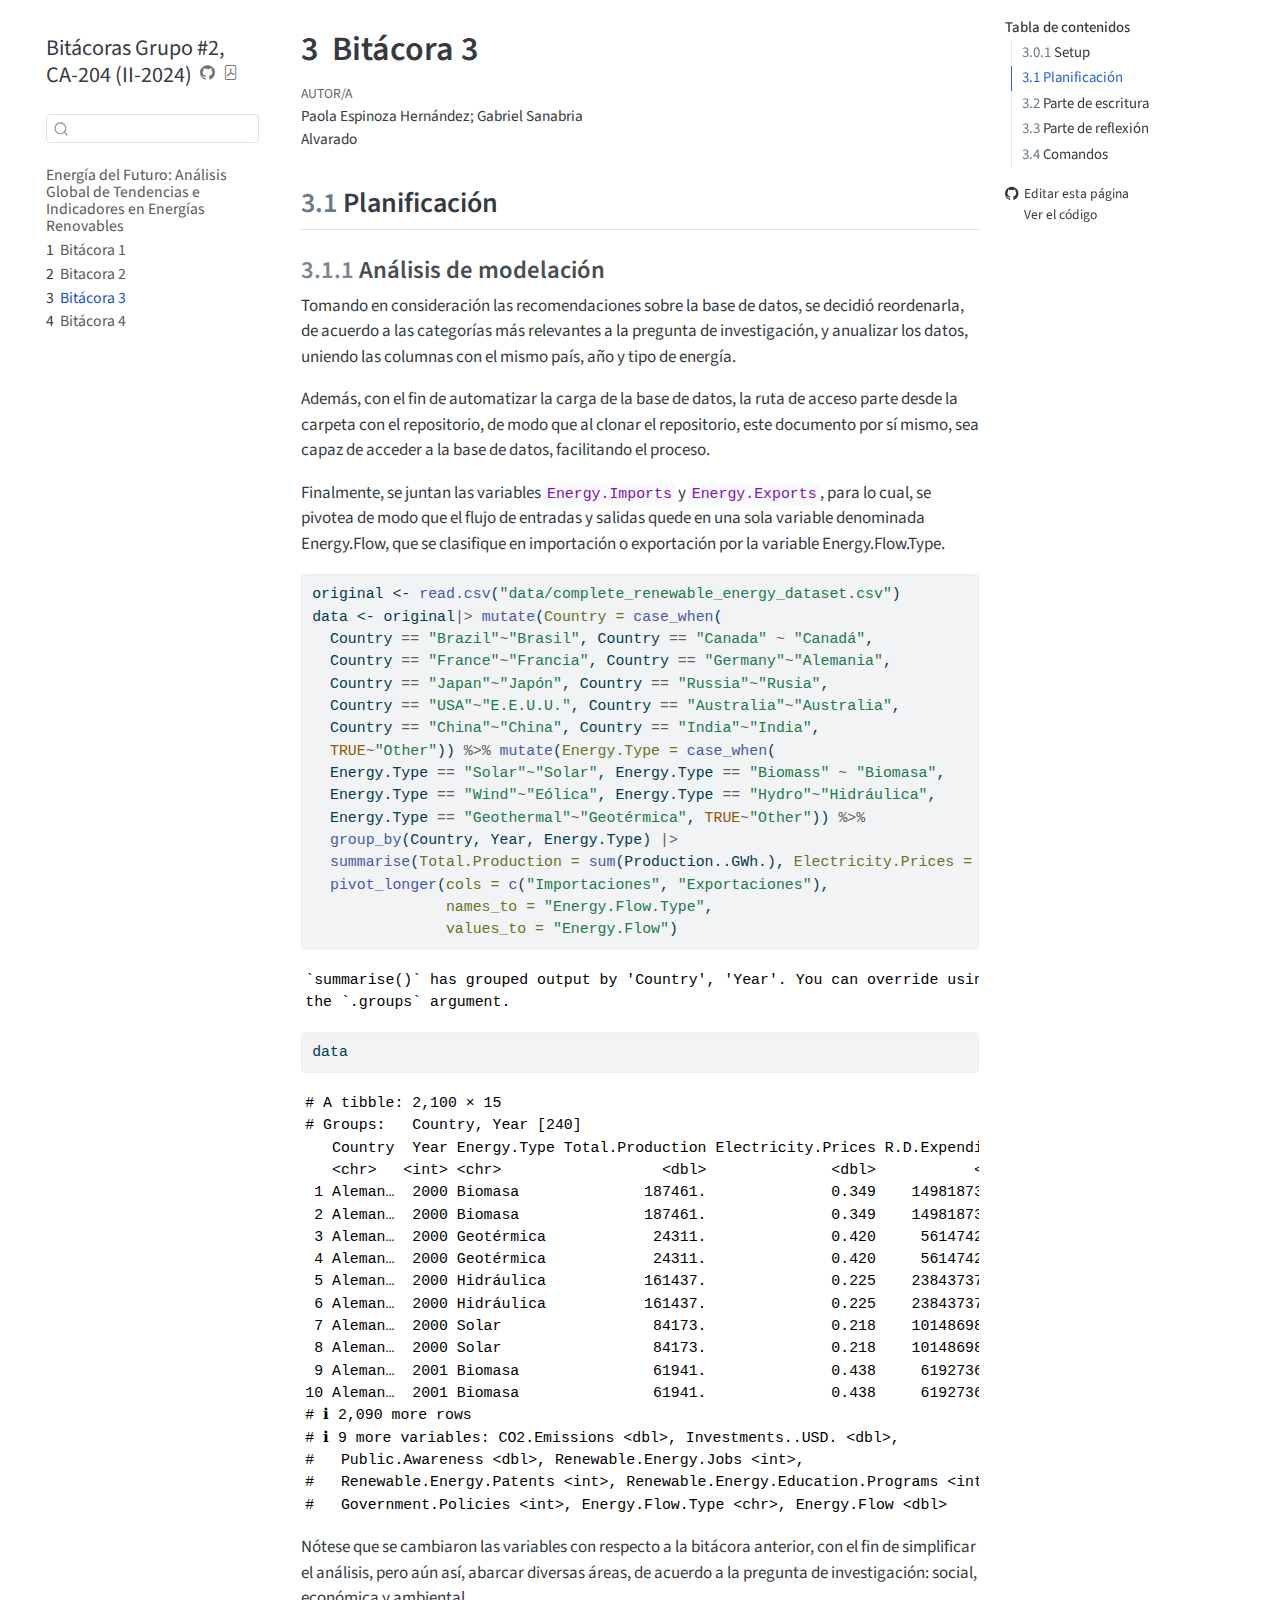
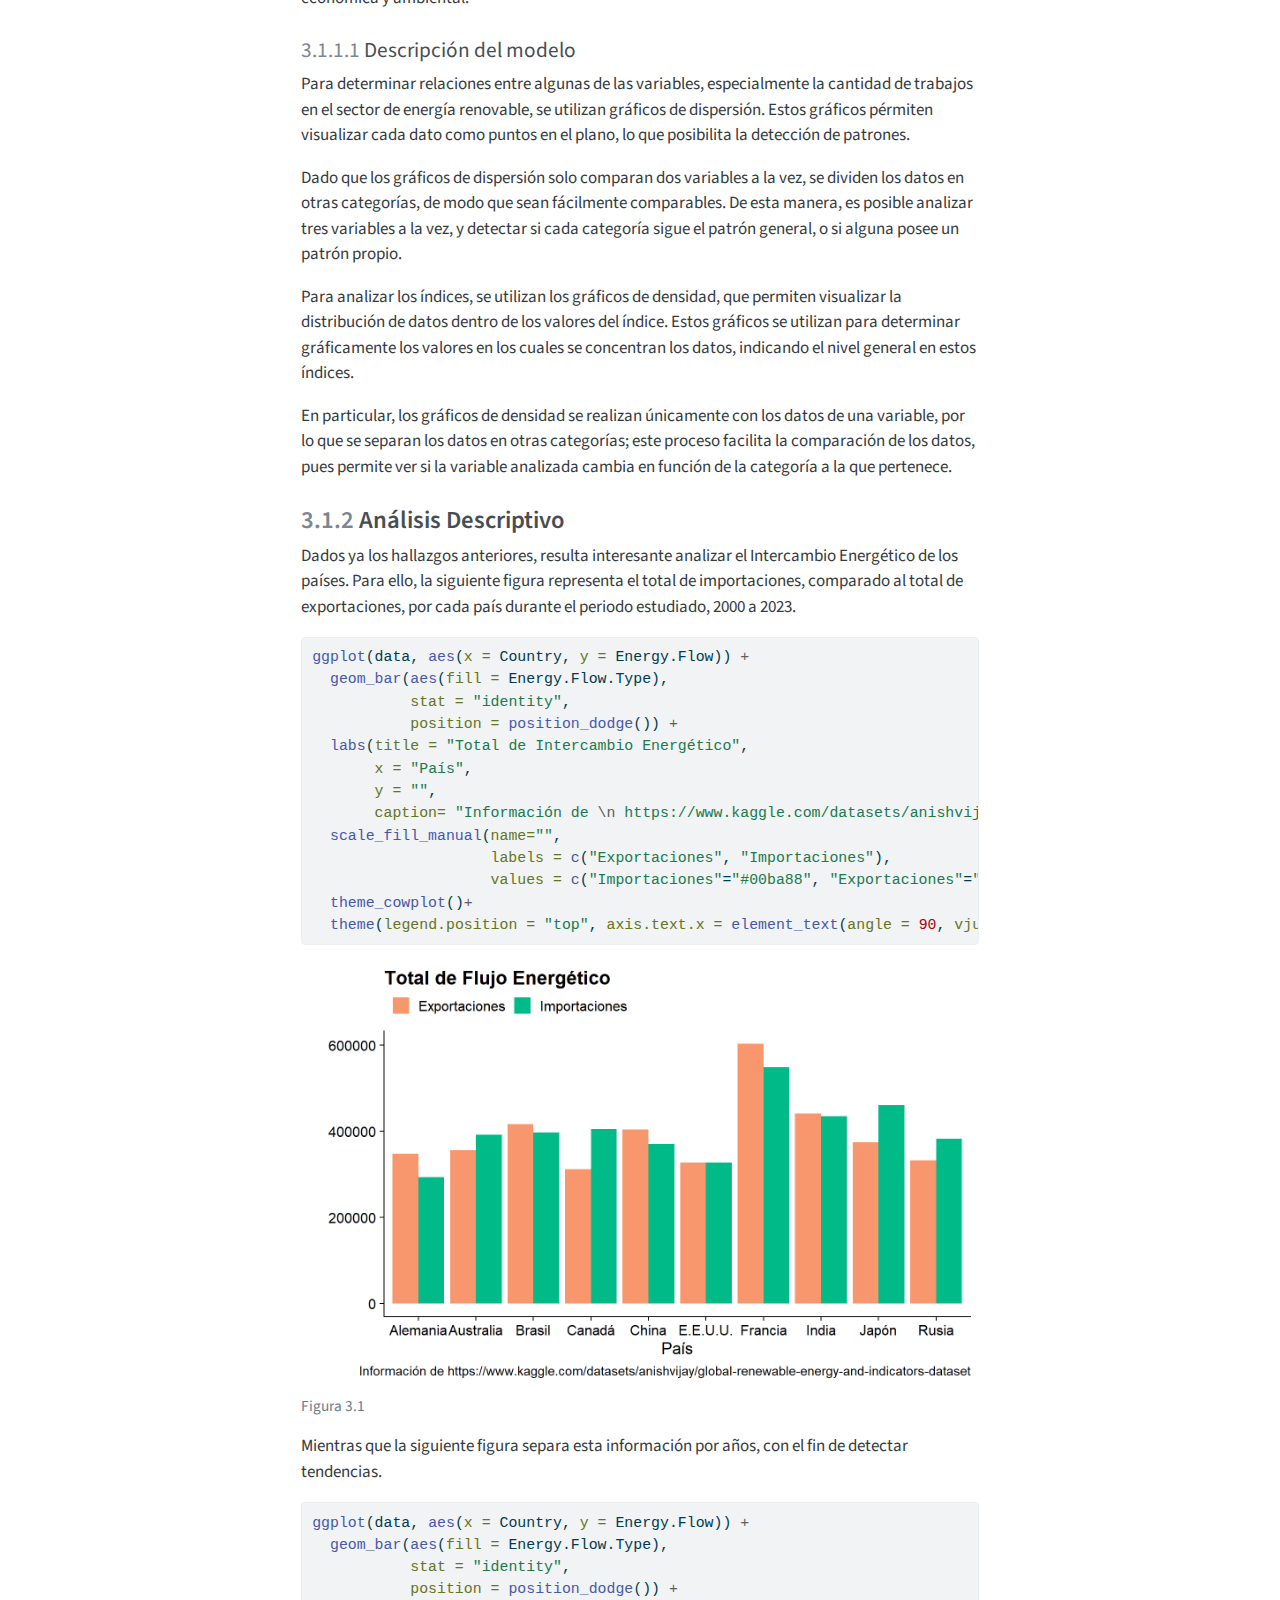
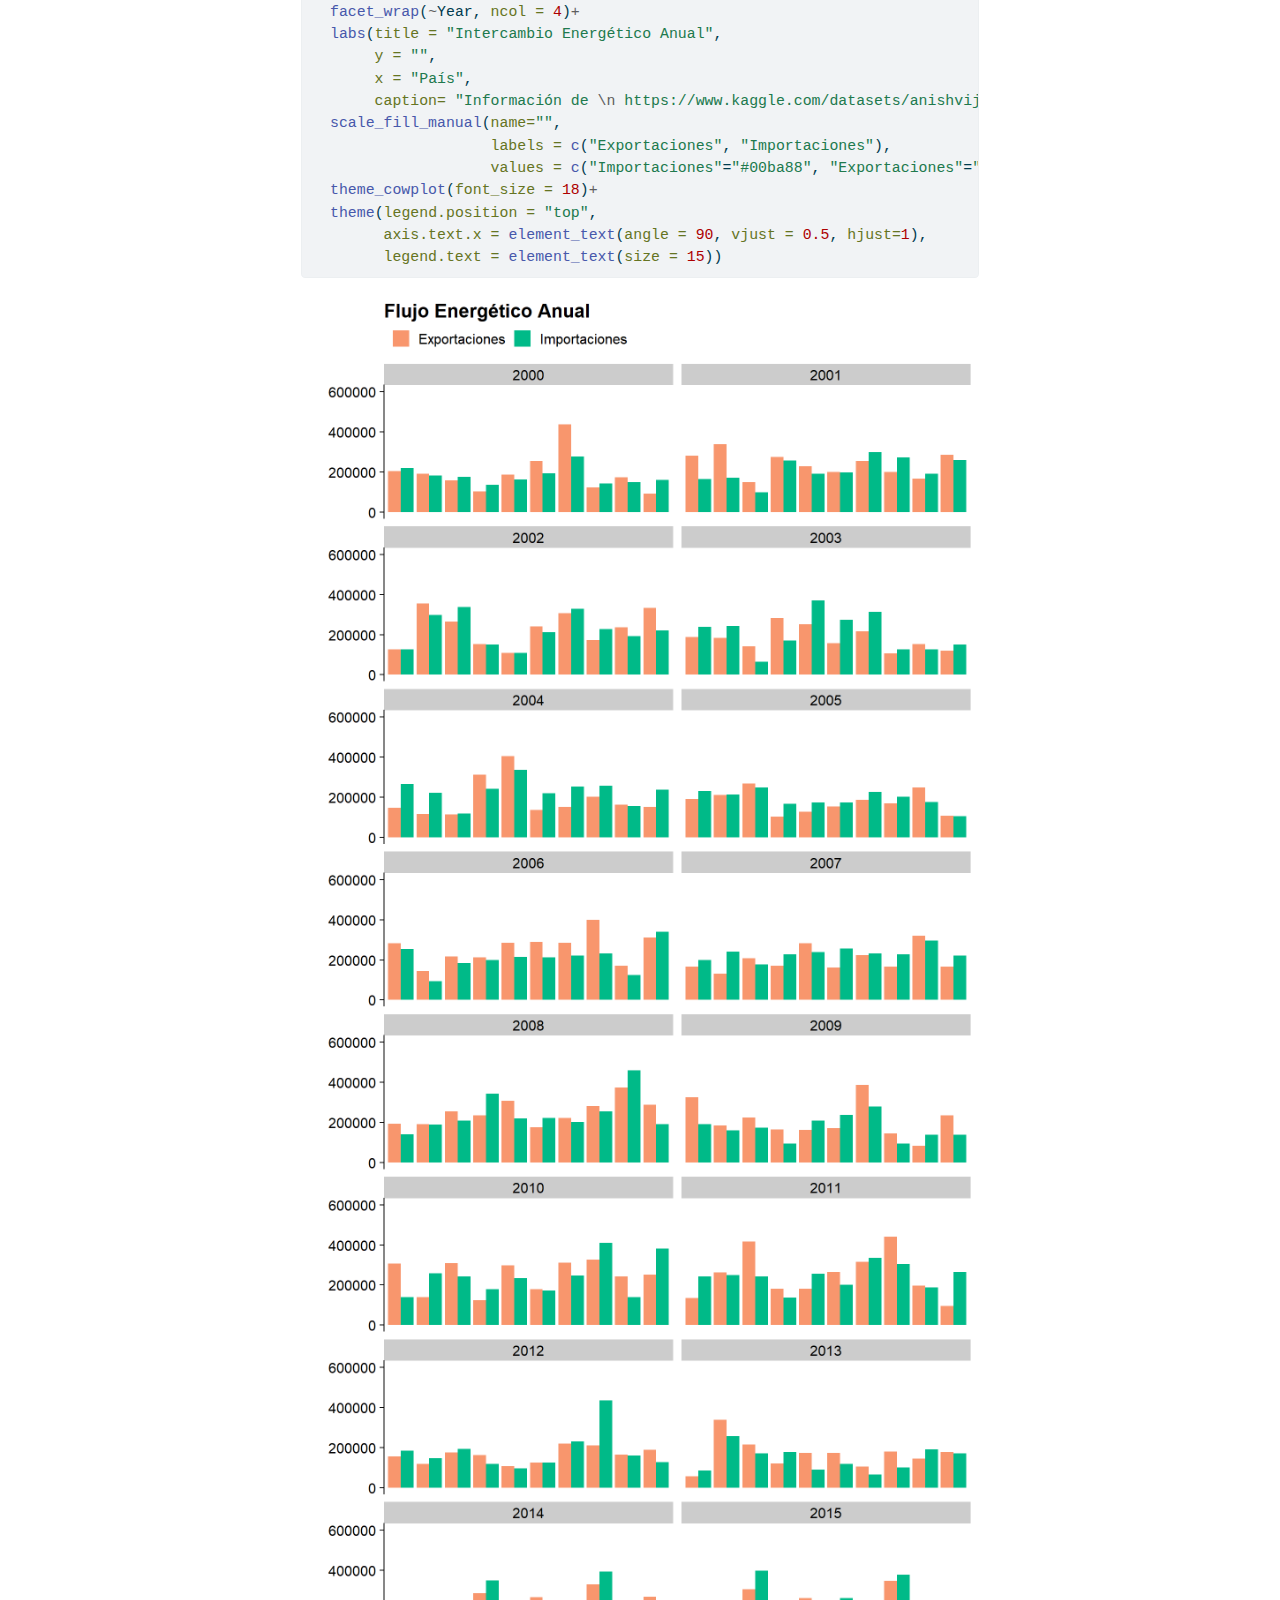
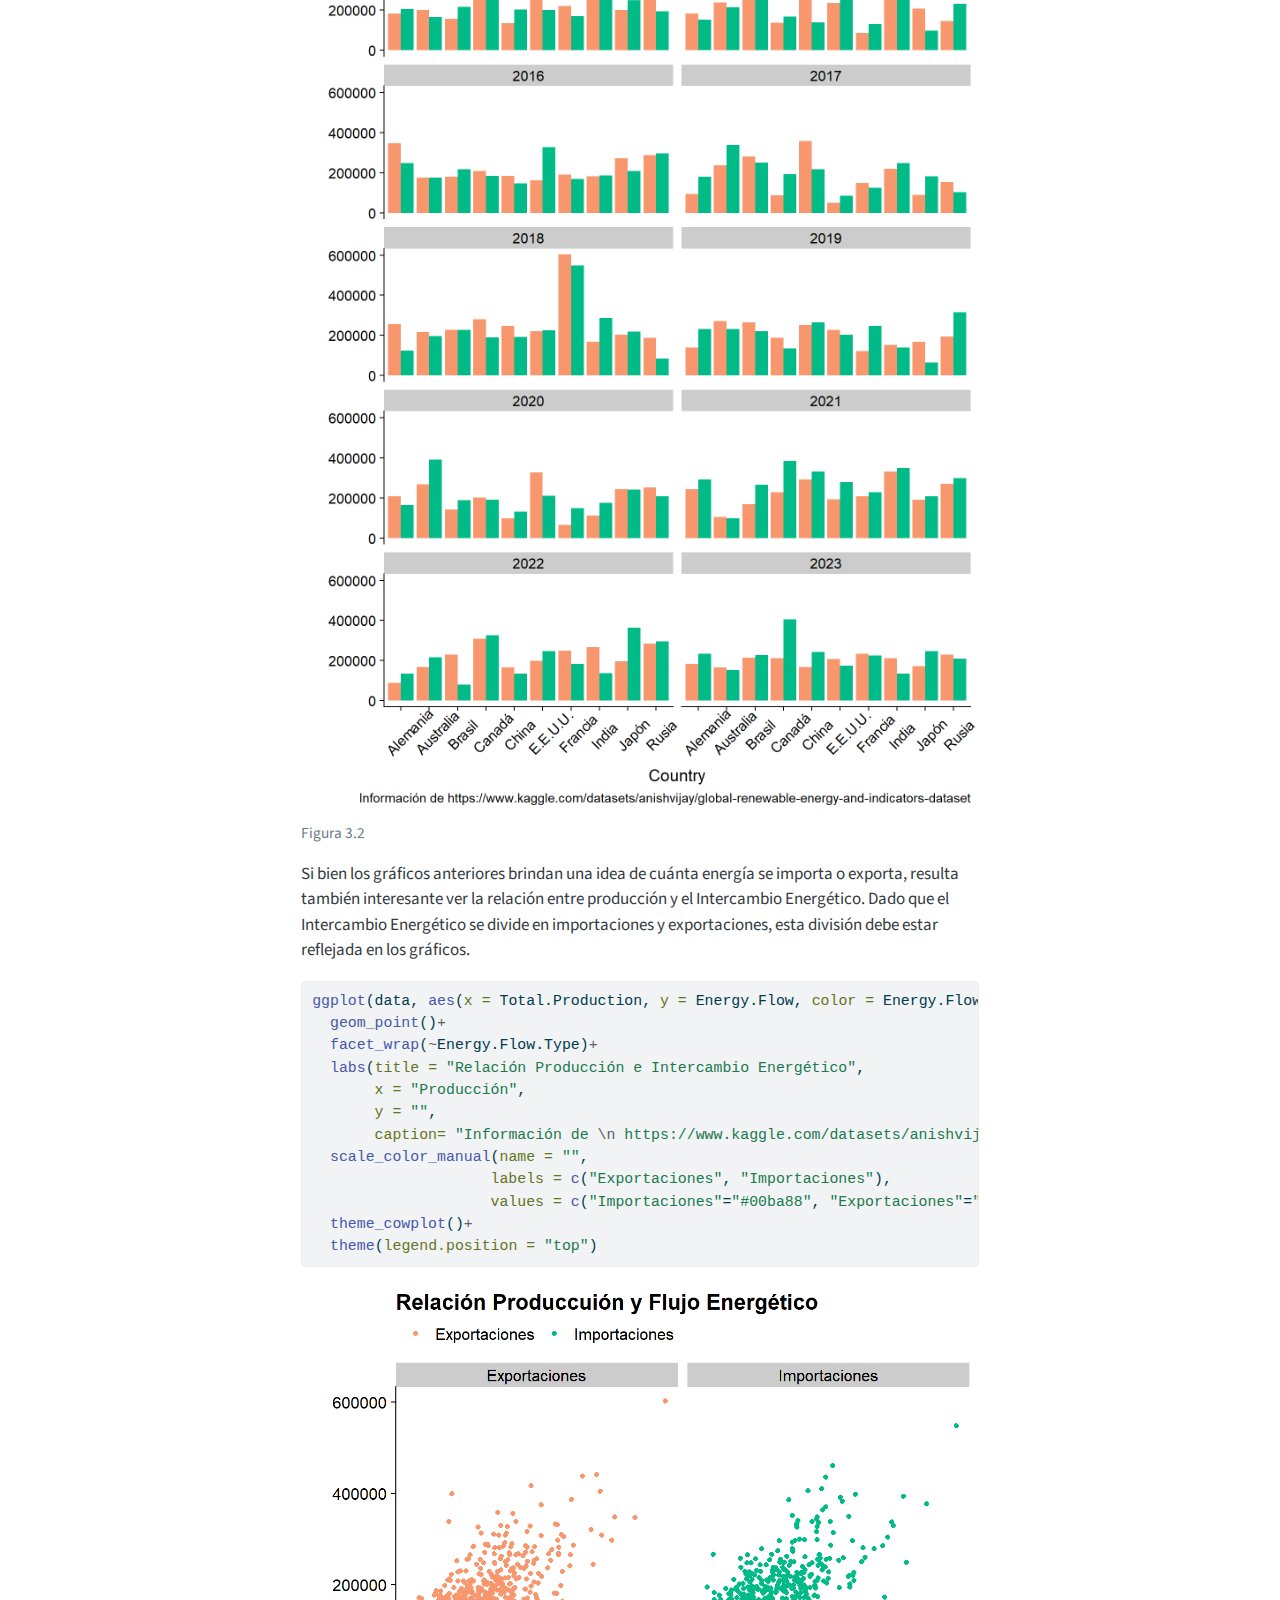
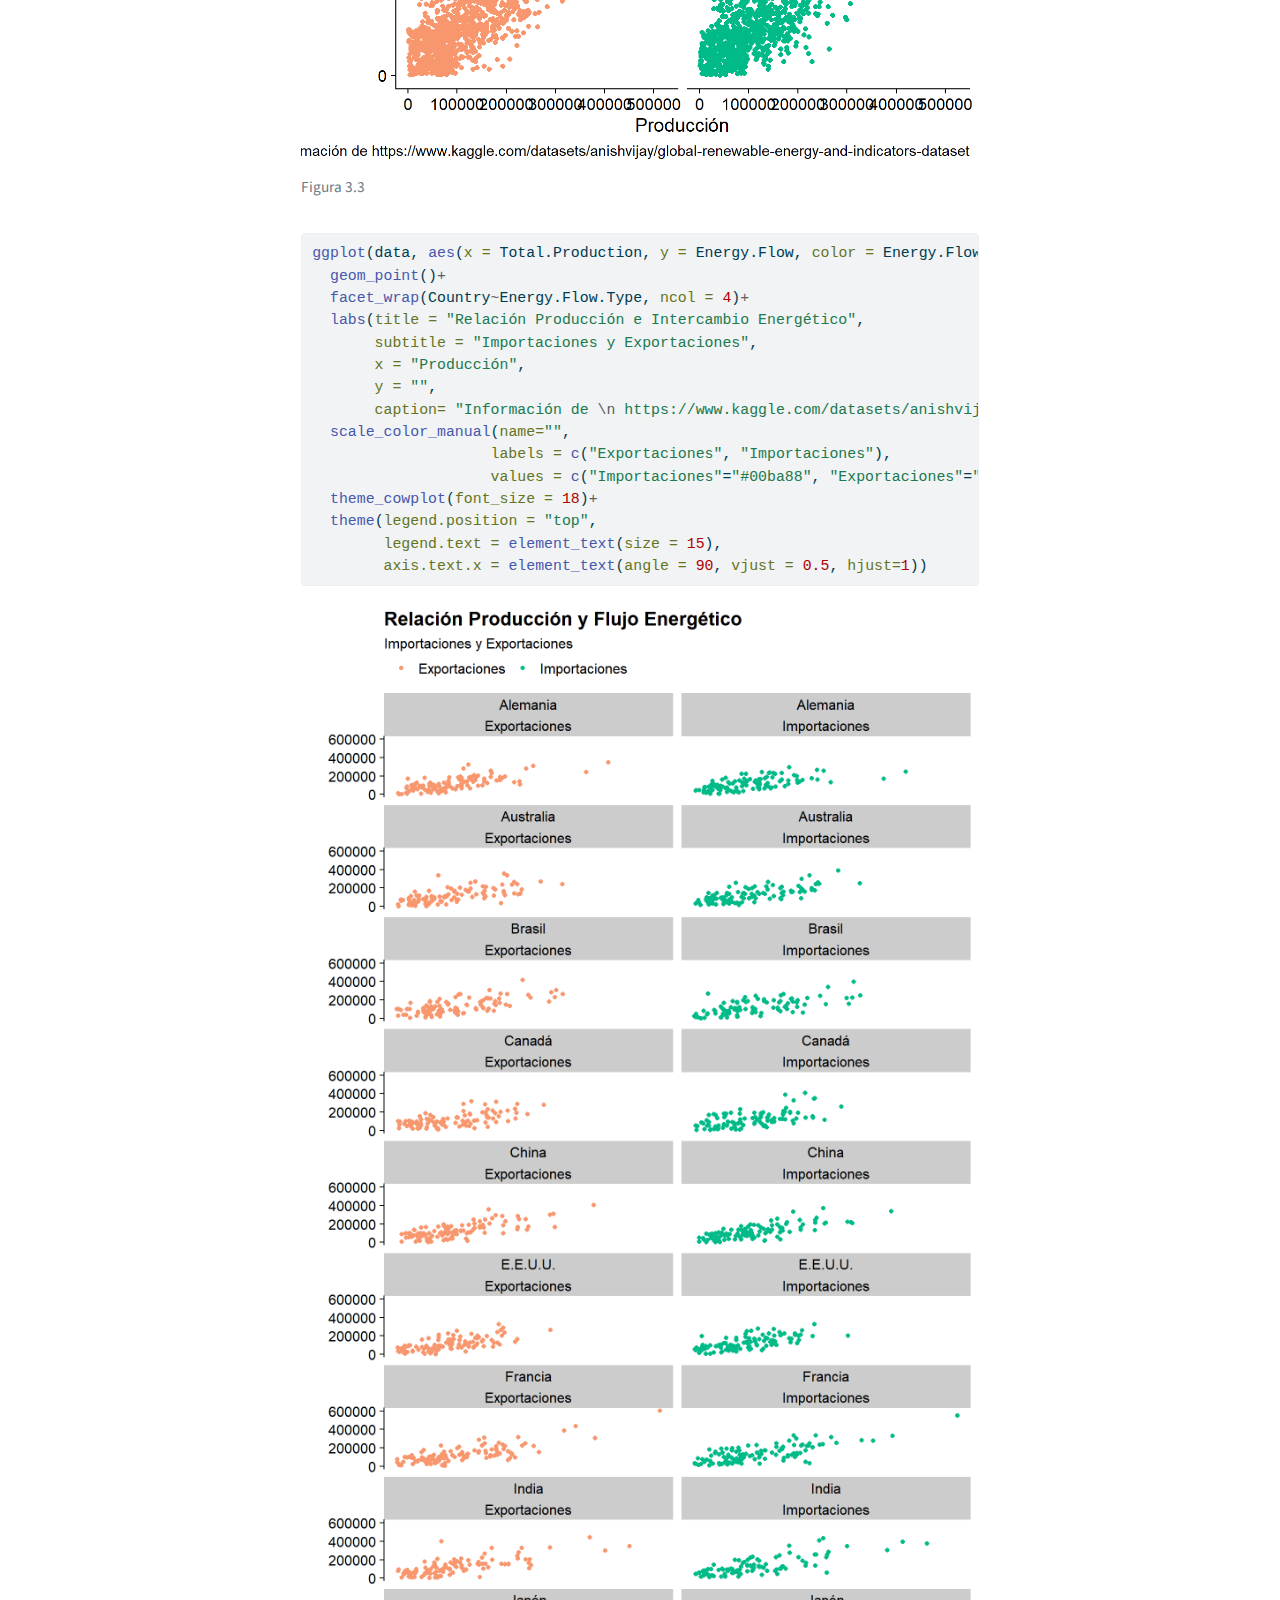
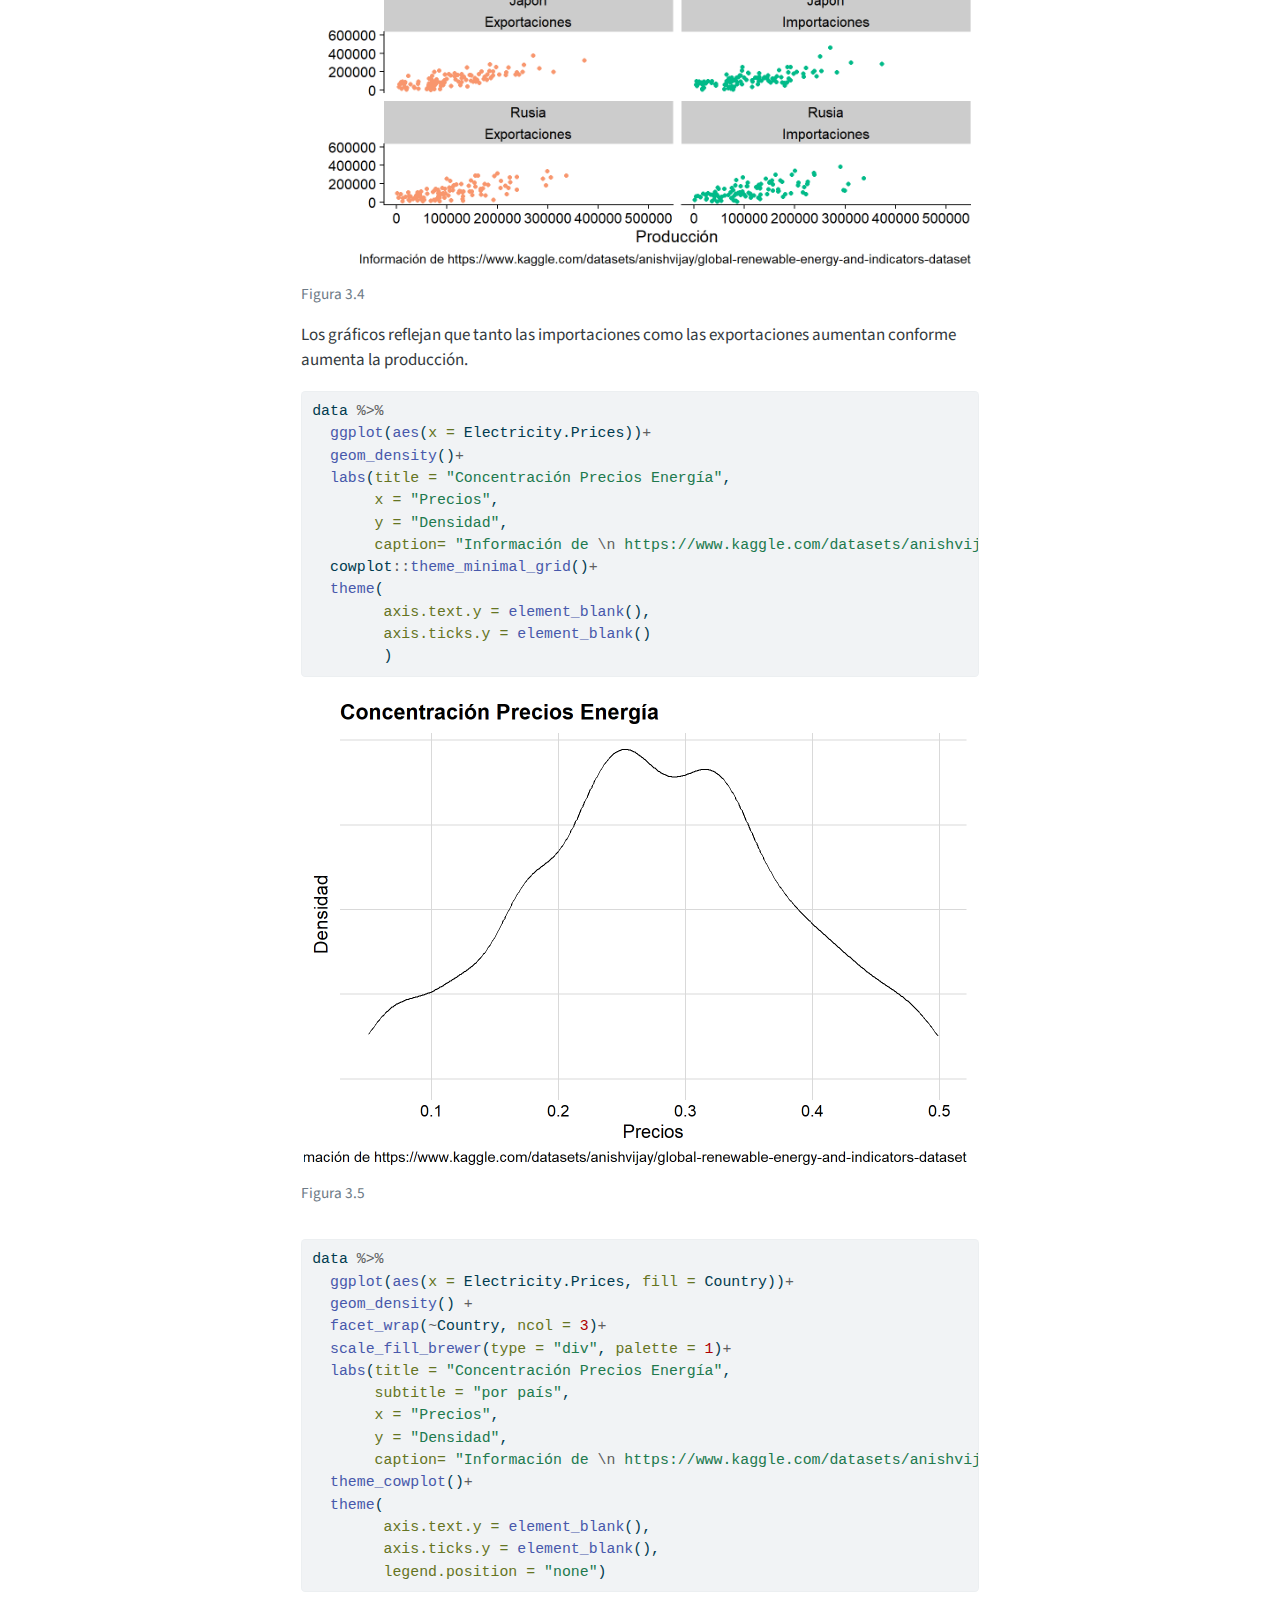
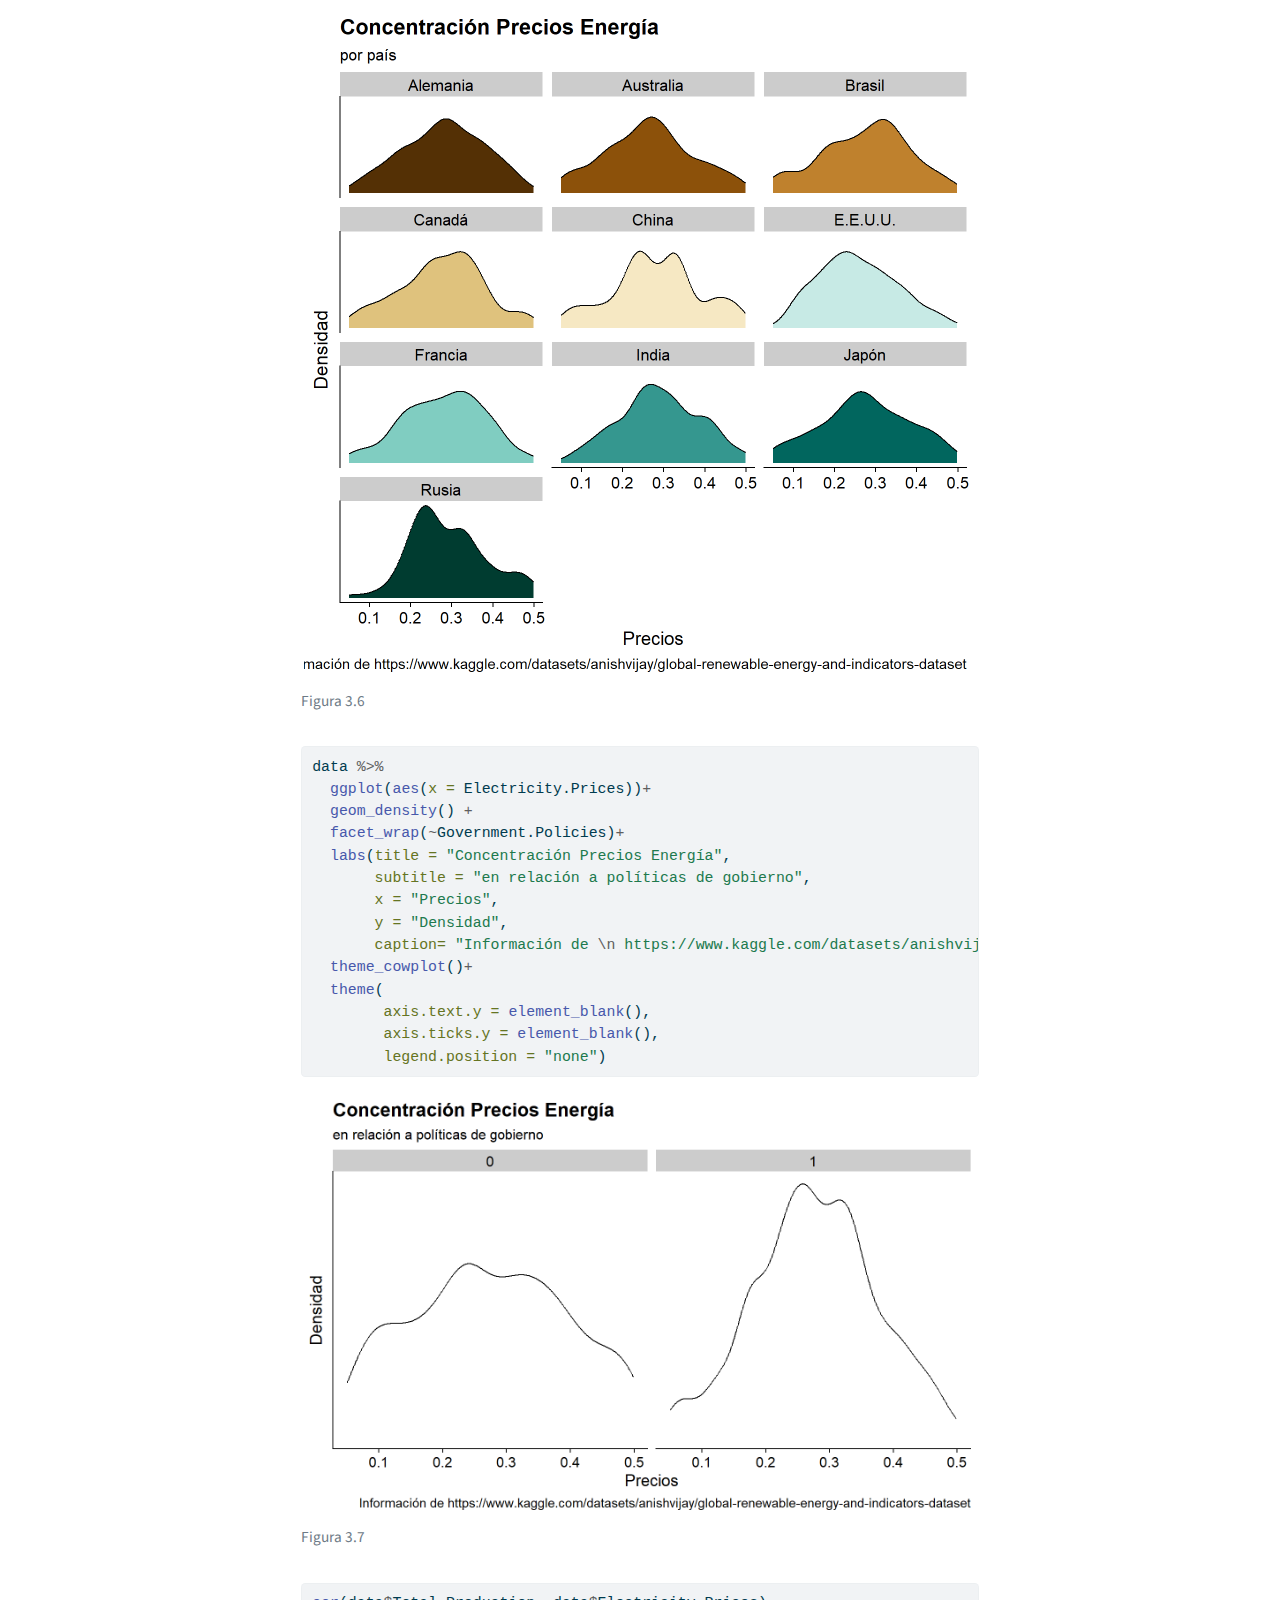
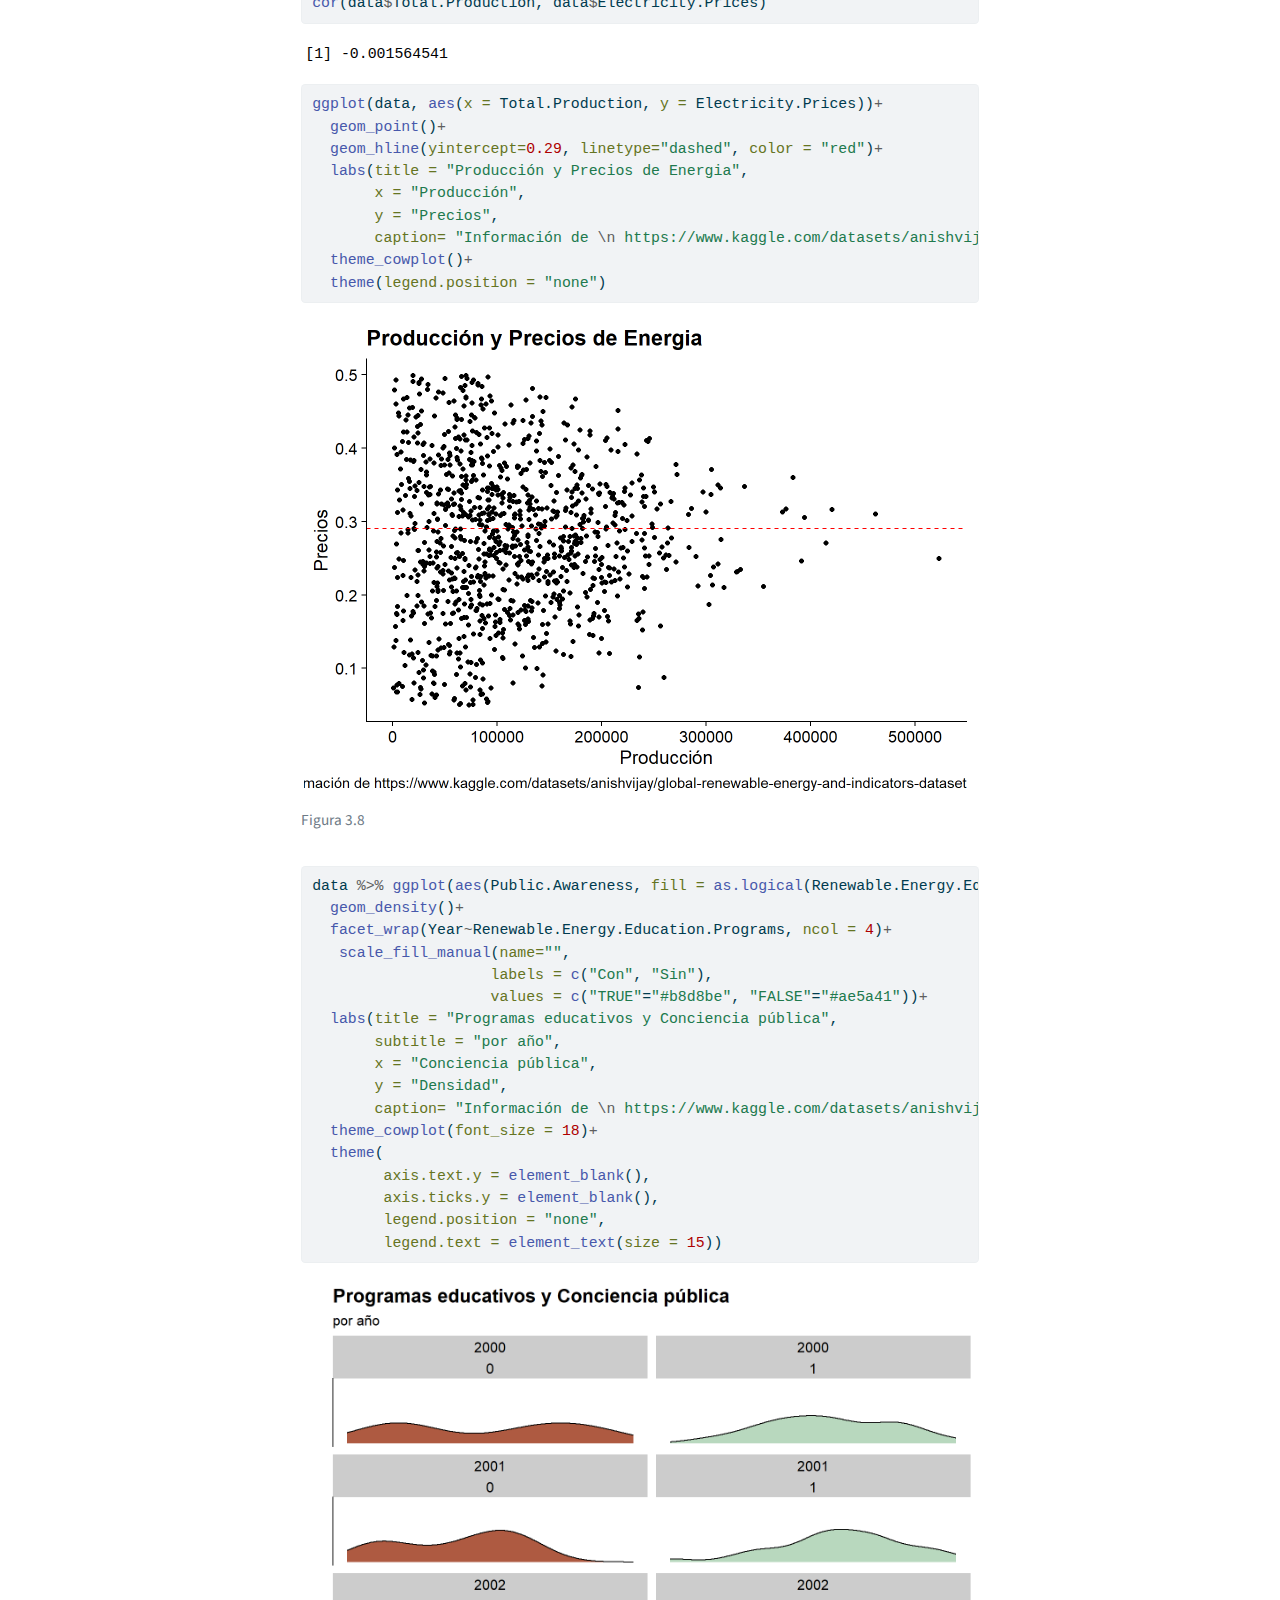
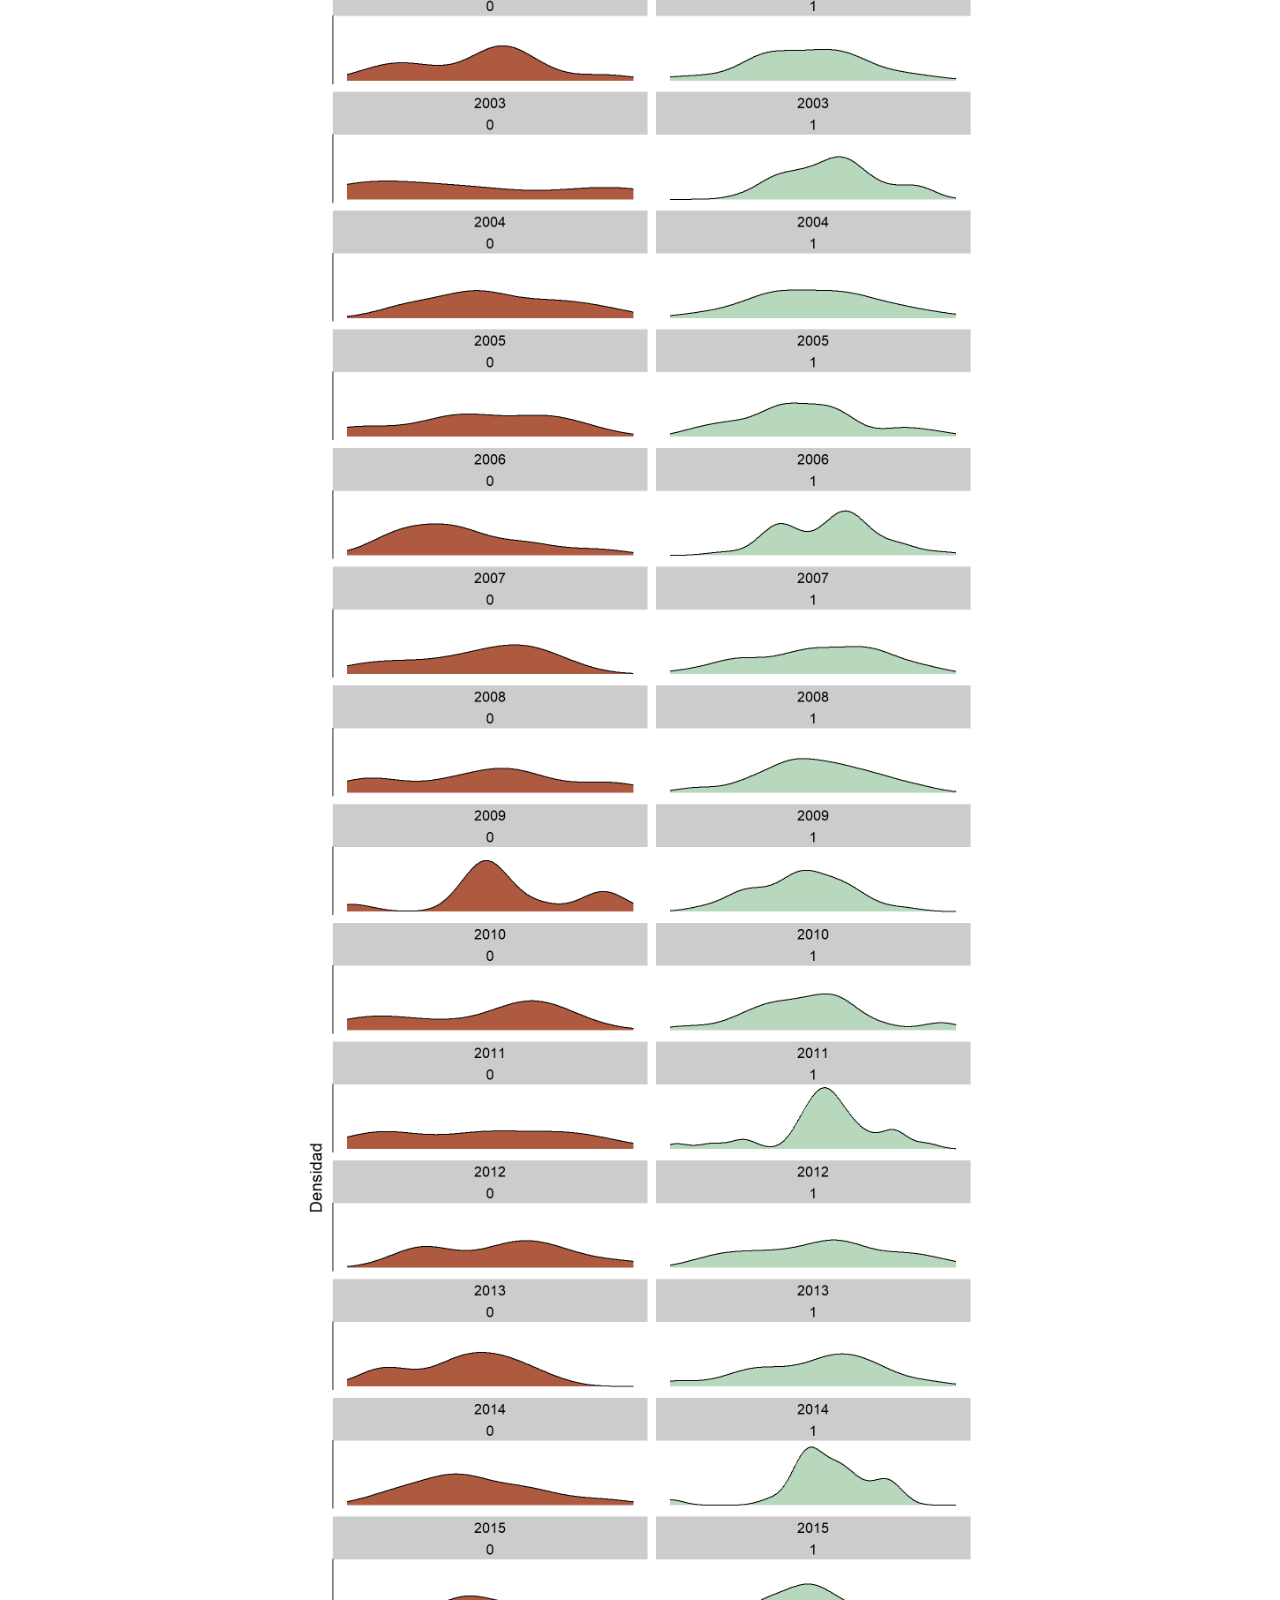
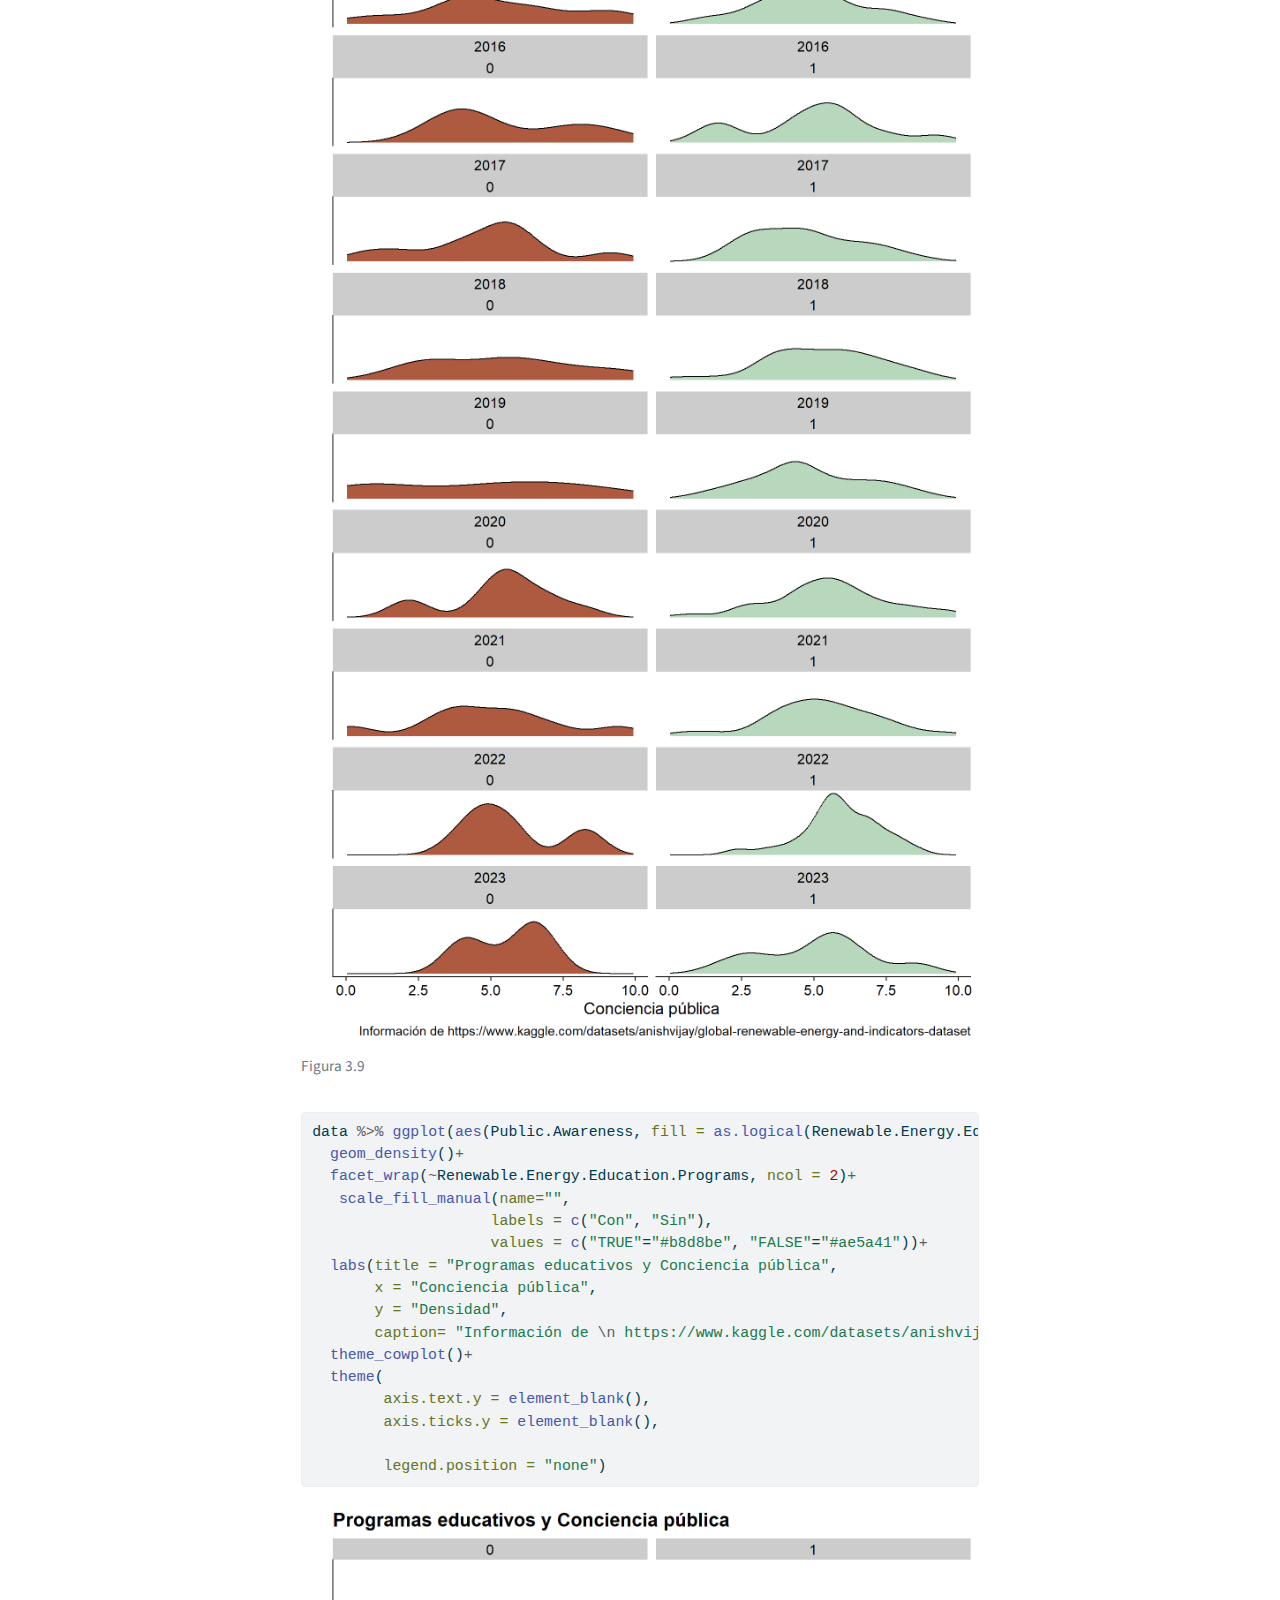
<file: docs/bitacora-3.html>
<!DOCTYPE html>
<html xmlns="http://www.w3.org/1999/xhtml" lang="es" xml:lang="es"><head>

<meta charset="utf-8">
<meta name="generator" content="quarto-1.5.57">

<meta name="viewport" content="width=device-width, initial-scale=1.0, user-scalable=yes">

<meta name="author" content="Paola Espinoza Hernández; Gabriel Sanabria Alvarado">

<title>3&nbsp; Bitácora 3 – Bitácoras Grupo #2, CA-204 (II-2024)</title>
<style>
code{white-space: pre-wrap;}
span.smallcaps{font-variant: small-caps;}
div.columns{display: flex; gap: min(4vw, 1.5em);}
div.column{flex: auto; overflow-x: auto;}
div.hanging-indent{margin-left: 1.5em; text-indent: -1.5em;}
ul.task-list{list-style: none;}
ul.task-list li input[type="checkbox"] {
  width: 0.8em;
  margin: 0 0.8em 0.2em -1em; /* quarto-specific, see https://github.com/quarto-dev/quarto-cli/issues/4556 */ 
  vertical-align: middle;
}
/* CSS for syntax highlighting */
pre > code.sourceCode { white-space: pre; position: relative; }
pre > code.sourceCode > span { line-height: 1.25; }
pre > code.sourceCode > span:empty { height: 1.2em; }
.sourceCode { overflow: visible; }
code.sourceCode > span { color: inherit; text-decoration: inherit; }
div.sourceCode { margin: 1em 0; }
pre.sourceCode { margin: 0; }
@media screen {
div.sourceCode { overflow: auto; }
}
@media print {
pre > code.sourceCode { white-space: pre-wrap; }
pre > code.sourceCode > span { display: inline-block; text-indent: -5em; padding-left: 5em; }
}
pre.numberSource code
  { counter-reset: source-line 0; }
pre.numberSource code > span
  { position: relative; left: -4em; counter-increment: source-line; }
pre.numberSource code > span > a:first-child::before
  { content: counter(source-line);
    position: relative; left: -1em; text-align: right; vertical-align: baseline;
    border: none; display: inline-block;
    -webkit-touch-callout: none; -webkit-user-select: none;
    -khtml-user-select: none; -moz-user-select: none;
    -ms-user-select: none; user-select: none;
    padding: 0 4px; width: 4em;
  }
pre.numberSource { margin-left: 3em;  padding-left: 4px; }
div.sourceCode
  {   }
@media screen {
pre > code.sourceCode > span > a:first-child::before { text-decoration: underline; }
}
/* CSS for citations */
div.csl-bib-body { }
div.csl-entry {
  clear: both;
  margin-bottom: 0em;
}
.hanging-indent div.csl-entry {
  margin-left:2em;
  text-indent:-2em;
}
div.csl-left-margin {
  min-width:2em;
  float:left;
}
div.csl-right-inline {
  margin-left:2em;
  padding-left:1em;
}
div.csl-indent {
  margin-left: 2em;
}</style>


<script src="site_libs/quarto-nav/quarto-nav.js"></script>
<script src="site_libs/quarto-nav/headroom.min.js"></script>
<script src="site_libs/clipboard/clipboard.min.js"></script>
<script src="site_libs/quarto-search/autocomplete.umd.js"></script>
<script src="site_libs/quarto-search/fuse.min.js"></script>
<script src="site_libs/quarto-search/quarto-search.js"></script>
<meta name="quarto:offset" content="./">
<link href="./bitacora-4.html" rel="next">
<link href="./Bitacora-2.html" rel="prev">
<script src="site_libs/quarto-html/quarto.js"></script>
<script src="site_libs/quarto-html/popper.min.js"></script>
<script src="site_libs/quarto-html/tippy.umd.min.js"></script>
<script src="site_libs/quarto-html/anchor.min.js"></script>
<link href="site_libs/quarto-html/tippy.css" rel="stylesheet">
<link href="site_libs/quarto-html/quarto-syntax-highlighting.css" rel="stylesheet" id="quarto-text-highlighting-styles">
<script src="site_libs/bootstrap/bootstrap.min.js"></script>
<link href="site_libs/bootstrap/bootstrap-icons.css" rel="stylesheet">
<link href="site_libs/bootstrap/bootstrap.min.css" rel="stylesheet" id="quarto-bootstrap" data-mode="light">
<script id="quarto-search-options" type="application/json">{
  "location": "sidebar",
  "copy-button": false,
  "collapse-after": 3,
  "panel-placement": "start",
  "type": "textbox",
  "limit": 50,
  "keyboard-shortcut": [
    "f",
    "/",
    "s"
  ],
  "show-item-context": false,
  "language": {
    "search-no-results-text": "Sin resultados",
    "search-matching-documents-text": "documentos encontrados",
    "search-copy-link-title": "Copiar el enlace en la búsqueda",
    "search-hide-matches-text": "Ocultar resultados adicionales",
    "search-more-match-text": "resultado adicional en este documento",
    "search-more-matches-text": "resultados adicionales en este documento",
    "search-clear-button-title": "Borrar",
    "search-text-placeholder": "",
    "search-detached-cancel-button-title": "Cancelar",
    "search-submit-button-title": "Enviar",
    "search-label": "Buscar"
  }
}</script>


</head>

<body class="nav-sidebar floating">

<div id="quarto-search-results"></div>
  <header id="quarto-header" class="headroom fixed-top">
  <nav class="quarto-secondary-nav">
    <div class="container-fluid d-flex">
      <button type="button" class="quarto-btn-toggle btn" data-bs-toggle="collapse" role="button" data-bs-target=".quarto-sidebar-collapse-item" aria-controls="quarto-sidebar" aria-expanded="false" aria-label="Alternar barra lateral" onclick="if (window.quartoToggleHeadroom) { window.quartoToggleHeadroom(); }">
        <i class="bi bi-layout-text-sidebar-reverse"></i>
      </button>
        <nav class="quarto-page-breadcrumbs" aria-label="breadcrumb"><ol class="breadcrumb"><li class="breadcrumb-item"><a href="./bitacora-3.html"><span class="chapter-number">3</span>&nbsp; <span class="chapter-title">Bitácora 3</span></a></li></ol></nav>
        <a class="flex-grow-1" role="navigation" data-bs-toggle="collapse" data-bs-target=".quarto-sidebar-collapse-item" aria-controls="quarto-sidebar" aria-expanded="false" aria-label="Alternar barra lateral" onclick="if (window.quartoToggleHeadroom) { window.quartoToggleHeadroom(); }">      
        </a>
      <button type="button" class="btn quarto-search-button" aria-label="Buscar" onclick="window.quartoOpenSearch();">
        <i class="bi bi-search"></i>
      </button>
    </div>
  </nav>
</header>
<!-- content -->
<div id="quarto-content" class="quarto-container page-columns page-rows-contents page-layout-article">
<!-- sidebar -->
  <nav id="quarto-sidebar" class="sidebar collapse collapse-horizontal quarto-sidebar-collapse-item sidebar-navigation floating overflow-auto">
    <div class="pt-lg-2 mt-2 text-left sidebar-header">
    <div class="sidebar-title mb-0 py-0">
      <a href="./">Bitácoras Grupo #2, CA-204 (II-2024)</a> 
        <div class="sidebar-tools-main">
    <a href="https://github.com/gabosanabria04/BitacorasGrupo-2-CA0204-II-2024-.git" title="Ejecutar el código" class="quarto-navigation-tool px-1" aria-label="Ejecutar el código"><i class="bi bi-github"></i></a>
    <a href="./Bitácoras-Grupo--2,-CA-204--II-2024-.pdf" title="Descargar PDF" class="quarto-navigation-tool px-1" aria-label="Descargar PDF"><i class="bi bi-file-pdf"></i></a>
</div>
    </div>
      </div>
        <div class="mt-2 flex-shrink-0 align-items-center">
        <div class="sidebar-search">
        <div id="quarto-search" class="" title="Buscar"></div>
        </div>
        </div>
    <div class="sidebar-menu-container"> 
    <ul class="list-unstyled mt-1">
        <li class="sidebar-item">
  <div class="sidebar-item-container"> 
  <a href="./index.html" class="sidebar-item-text sidebar-link">
 <span class="menu-text">Energía del Futuro: Análisis Global de Tendencias e Indicadores en Energías Renovables</span></a>
  </div>
</li>
        <li class="sidebar-item">
  <div class="sidebar-item-container"> 
  <a href="./bitacora-1.html" class="sidebar-item-text sidebar-link">
 <span class="menu-text"><span class="chapter-number">1</span>&nbsp; <span class="chapter-title">Bitácora 1</span></span></a>
  </div>
</li>
        <li class="sidebar-item">
  <div class="sidebar-item-container"> 
  <a href="./Bitacora-2.html" class="sidebar-item-text sidebar-link">
 <span class="menu-text"><span class="chapter-number">2</span>&nbsp; <span class="chapter-title">Bitacora 2</span></span></a>
  </div>
</li>
        <li class="sidebar-item">
  <div class="sidebar-item-container"> 
  <a href="./bitacora-3.html" class="sidebar-item-text sidebar-link active">
 <span class="menu-text"><span class="chapter-number">3</span>&nbsp; <span class="chapter-title">Bitácora 3</span></span></a>
  </div>
</li>
        <li class="sidebar-item">
  <div class="sidebar-item-container"> 
  <a href="./bitacora-4.html" class="sidebar-item-text sidebar-link">
 <span class="menu-text"><span class="chapter-number">4</span>&nbsp; <span class="chapter-title">Bitácora 4</span></span></a>
  </div>
</li>
    </ul>
    </div>
</nav>
<div id="quarto-sidebar-glass" class="quarto-sidebar-collapse-item" data-bs-toggle="collapse" data-bs-target=".quarto-sidebar-collapse-item"></div>
<!-- margin-sidebar -->
    <div id="quarto-margin-sidebar" class="sidebar margin-sidebar">
        <nav id="TOC" role="doc-toc" class="toc-active">
    <h2 id="toc-title">Tabla de contenidos</h2>
   
  <ul>
  <li><a href="#setup" id="toc-setup" class="nav-link active" data-scroll-target="#setup"><span class="header-section-number">3.0.1</span> Setup</a></li>
  <li><a href="#planificación" id="toc-planificación" class="nav-link" data-scroll-target="#planificación"><span class="header-section-number">3.1</span> Planificación</a>
  <ul class="collapse">
  <li><a href="#análisis-de-modelación" id="toc-análisis-de-modelación" class="nav-link" data-scroll-target="#análisis-de-modelación"><span class="header-section-number">3.1.1</span> Análisis de modelación</a></li>
  <li><a href="#análisis-descriptivo" id="toc-análisis-descriptivo" class="nav-link" data-scroll-target="#análisis-descriptivo"><span class="header-section-number">3.1.2</span> Análisis Descriptivo</a></li>
  <li><a href="#justificación-modelo-seleccionado" id="toc-justificación-modelo-seleccionado" class="nav-link" data-scroll-target="#justificación-modelo-seleccionado"><span class="header-section-number">3.1.3</span> Justificación modelo seleccionado</a></li>
  <li><a href="#fichas-de-resultados" id="toc-fichas-de-resultados" class="nav-link" data-scroll-target="#fichas-de-resultados"><span class="header-section-number">3.1.4</span> Fichas de resultados</a></li>
  <li><a href="#ordenamiento-de-los-elementos-del-reporte" id="toc-ordenamiento-de-los-elementos-del-reporte" class="nav-link" data-scroll-target="#ordenamiento-de-los-elementos-del-reporte"><span class="header-section-number">3.1.5</span> Ordenamiento de los elementos del reporte</a></li>
  </ul></li>
  <li><a href="#parte-de-escritura" id="toc-parte-de-escritura" class="nav-link" data-scroll-target="#parte-de-escritura"><span class="header-section-number">3.2</span> Parte de escritura</a></li>
  <li><a href="#parte-de-reflexión" id="toc-parte-de-reflexión" class="nav-link" data-scroll-target="#parte-de-reflexión"><span class="header-section-number">3.3</span> Parte de reflexión</a></li>
  <li><a href="#comandos" id="toc-comandos" class="nav-link" data-scroll-target="#comandos"><span class="header-section-number">3.4</span> Comandos</a></li>
  </ul>
<div class="toc-actions"><ul><li><a href="https://github.com/gabosanabria04/BitacorasGrupo-2-CA0204-II-2024-.git/edit/main/bitacora-3.qmd" class="toc-action"><i class="bi bi-github"></i>Editar esta página</a></li><li><a href="https://github.com/gabosanabria04/BitacorasGrupo-2-CA0204-II-2024-.git/blob/main/bitacora-3.qmd" class="toc-action"><i class="bi empty"></i>Ver el código</a></li></ul></div></nav>
    </div>
<!-- main -->
<main class="content" id="quarto-document-content">

<header id="title-block-header" class="quarto-title-block default">
<div class="quarto-title">
<h1 class="title"><span class="chapter-number">3</span>&nbsp; <span class="chapter-title">Bitácora 3</span></h1>
</div>



<div class="quarto-title-meta">

    <div>
    <div class="quarto-title-meta-heading">Autor/a</div>
    <div class="quarto-title-meta-contents">
             <p>Paola Espinoza Hernández; Gabriel Sanabria Alvarado </p>
          </div>
  </div>
    
  
    
  </div>
  


</header>


<section id="setup" class="level3 hidden" data-number="3.0.1">
<h3 class="hidden anchored" data-number="3.0.1" data-anchor-id="setup"><span class="header-section-number">3.0.1</span> Setup</h3>
<div class="cell" data-warnings="false">
<div class="cell-output cell-output-stderr">
<pre><code>
Attaching package: 'dplyr'</code></pre>
</div>
<div class="cell-output cell-output-stderr">
<pre><code>The following objects are masked from 'package:stats':

    filter, lag</code></pre>
</div>
<div class="cell-output cell-output-stderr">
<pre><code>The following objects are masked from 'package:base':

    intersect, setdiff, setequal, union</code></pre>
</div>
<div class="cell-output cell-output-stderr">
<pre><code>
Attaching package: 'cowplot'</code></pre>
</div>
<div class="cell-output cell-output-stderr">
<pre><code>The following object is masked from 'package:ggthemes':

    theme_map</code></pre>
</div>
</div>
</section>
<section id="planificación" class="level2" data-number="3.1">
<h2 data-number="3.1" class="anchored" data-anchor-id="planificación"><span class="header-section-number">3.1</span> Planificación</h2>
<section id="análisis-de-modelación" class="level3" data-number="3.1.1">
<h3 data-number="3.1.1" class="anchored" data-anchor-id="análisis-de-modelación"><span class="header-section-number">3.1.1</span> Análisis de modelación</h3>
<p>Tomando en consideración las recomendaciones sobre la base de datos, se decidió reordenarla, de acuerdo a las categorías más relevantes a la pregunta de investigación, y anualizar los datos, uniendo las columnas con el mismo país, año y tipo de energía.</p>
<p>Además, con el fin de automatizar la carga de la base de datos, la ruta de acceso parte desde la carpeta con el repositorio, de modo que al clonar el repositorio, este documento por sí mismo, sea capaz de acceder a la base de datos, facilitando el proceso.</p>
<p>Finalmente, se juntan las variables <code>Energy.Imports</code> y <code>Energy.Exports</code>, para lo cual, se pivotea de modo que el flujo de entradas y salidas quede en una sola variable denominada Energy.Flow, que se clasifique en importación o exportación por la variable Energy.Flow.Type.</p>
<div class="cell" data-messages="false" data-warnings="false">
<div class="sourceCode cell-code" id="cb6"><pre class="sourceCode r code-with-copy"><code class="sourceCode r"><span id="cb6-1"><a href="#cb6-1" aria-hidden="true" tabindex="-1"></a>original <span class="ot">&lt;-</span> <span class="fu">read.csv</span>(<span class="st">"data/complete_renewable_energy_dataset.csv"</span>)</span>
<span id="cb6-2"><a href="#cb6-2" aria-hidden="true" tabindex="-1"></a>data <span class="ot">&lt;-</span> original<span class="sc">|&gt;</span> <span class="fu">mutate</span>(<span class="at">Country =</span> <span class="fu">case_when</span>(</span>
<span id="cb6-3"><a href="#cb6-3" aria-hidden="true" tabindex="-1"></a>  Country <span class="sc">==</span> <span class="st">"Brazil"</span><span class="sc">~</span><span class="st">"Brasil"</span>, Country <span class="sc">==</span> <span class="st">"Canada"</span> <span class="sc">~</span> <span class="st">"Canadá"</span>, </span>
<span id="cb6-4"><a href="#cb6-4" aria-hidden="true" tabindex="-1"></a>  Country <span class="sc">==</span> <span class="st">"France"</span><span class="sc">~</span><span class="st">"Francia"</span>, Country <span class="sc">==</span> <span class="st">"Germany"</span><span class="sc">~</span><span class="st">"Alemania"</span>, </span>
<span id="cb6-5"><a href="#cb6-5" aria-hidden="true" tabindex="-1"></a>  Country <span class="sc">==</span> <span class="st">"Japan"</span><span class="sc">~</span><span class="st">"Japón"</span>, Country <span class="sc">==</span> <span class="st">"Russia"</span><span class="sc">~</span><span class="st">"Rusia"</span>, </span>
<span id="cb6-6"><a href="#cb6-6" aria-hidden="true" tabindex="-1"></a>  Country <span class="sc">==</span> <span class="st">"USA"</span><span class="sc">~</span><span class="st">"E.E.U.U."</span>, Country <span class="sc">==</span> <span class="st">"Australia"</span><span class="sc">~</span><span class="st">"Australia"</span>,</span>
<span id="cb6-7"><a href="#cb6-7" aria-hidden="true" tabindex="-1"></a>  Country <span class="sc">==</span> <span class="st">"China"</span><span class="sc">~</span><span class="st">"China"</span>, Country <span class="sc">==</span> <span class="st">"India"</span><span class="sc">~</span><span class="st">"India"</span>,</span>
<span id="cb6-8"><a href="#cb6-8" aria-hidden="true" tabindex="-1"></a>  <span class="cn">TRUE</span><span class="sc">~</span><span class="st">"Other"</span>)) <span class="sc">%&gt;%</span> <span class="fu">mutate</span>(<span class="at">Energy.Type =</span> <span class="fu">case_when</span>(</span>
<span id="cb6-9"><a href="#cb6-9" aria-hidden="true" tabindex="-1"></a>  Energy.Type <span class="sc">==</span> <span class="st">"Solar"</span><span class="sc">~</span><span class="st">"Solar"</span>, Energy.Type <span class="sc">==</span> <span class="st">"Biomass"</span> <span class="sc">~</span> <span class="st">"Biomasa"</span>, </span>
<span id="cb6-10"><a href="#cb6-10" aria-hidden="true" tabindex="-1"></a>  Energy.Type <span class="sc">==</span> <span class="st">"Wind"</span><span class="sc">~</span><span class="st">"Eólica"</span>, Energy.Type <span class="sc">==</span> <span class="st">"Hydro"</span><span class="sc">~</span><span class="st">"Hidráulica"</span>, </span>
<span id="cb6-11"><a href="#cb6-11" aria-hidden="true" tabindex="-1"></a>  Energy.Type <span class="sc">==</span> <span class="st">"Geothermal"</span><span class="sc">~</span><span class="st">"Geotérmica"</span>, <span class="cn">TRUE</span><span class="sc">~</span><span class="st">"Other"</span>)) <span class="sc">%&gt;%</span> </span>
<span id="cb6-12"><a href="#cb6-12" aria-hidden="true" tabindex="-1"></a>  <span class="fu">group_by</span>(Country, Year, Energy.Type) <span class="sc">|&gt;</span> </span>
<span id="cb6-13"><a href="#cb6-13" aria-hidden="true" tabindex="-1"></a>  <span class="fu">summarise</span>(<span class="at">Total.Production =</span> <span class="fu">sum</span>(Production..GWh.), <span class="at">Electricity.Prices =</span> <span class="fu">mean</span>(Electricity.Prices), <span class="at">R.D.Expenditure =</span> <span class="fu">sum</span>(R.D.Expenditure), <span class="at">CO2.Emissions =</span> <span class="fu">sum</span>(CO2.Emissions), <span class="at">Investments..USD. =</span> <span class="fu">sum</span>(Investments..USD.), <span class="at">Public.Awareness =</span> <span class="fu">mean</span>(Public.Awareness), <span class="at">Exportaciones =</span> <span class="fu">sum</span>(Energy.Exports), <span class="at">Importaciones =</span> <span class="fu">sum</span>(Energy.Imports), <span class="at">Renewable.Energy.Jobs =</span> <span class="fu">sum</span>(Renewable.Energy.Jobs), <span class="at">Renewable.Energy.Patents =</span> <span class="fu">sum</span>(Renewable.Energy.Patents), <span class="at">Renewable.Energy.Education.Programs =</span> <span class="fu">max</span>(Renewable.Energy.Education.Programs), <span class="at">Government.Policies=</span> <span class="fu">max</span>(Government.Policies)) <span class="sc">%&gt;%</span> </span>
<span id="cb6-14"><a href="#cb6-14" aria-hidden="true" tabindex="-1"></a>  <span class="fu">pivot_longer</span>(<span class="at">cols =</span> <span class="fu">c</span>(<span class="st">"Importaciones"</span>, <span class="st">"Exportaciones"</span>),</span>
<span id="cb6-15"><a href="#cb6-15" aria-hidden="true" tabindex="-1"></a>               <span class="at">names_to =</span> <span class="st">"Energy.Flow.Type"</span>,</span>
<span id="cb6-16"><a href="#cb6-16" aria-hidden="true" tabindex="-1"></a>               <span class="at">values_to =</span> <span class="st">"Energy.Flow"</span>)</span></code><button title="Copiar al portapapeles" class="code-copy-button"><i class="bi"></i></button></pre></div>
<div class="cell-output cell-output-stderr">
<pre><code>`summarise()` has grouped output by 'Country', 'Year'. You can override using
the `.groups` argument.</code></pre>
</div>
<div class="sourceCode cell-code" id="cb8"><pre class="sourceCode r code-with-copy"><code class="sourceCode r"><span id="cb8-1"><a href="#cb8-1" aria-hidden="true" tabindex="-1"></a>data</span></code><button title="Copiar al portapapeles" class="code-copy-button"><i class="bi"></i></button></pre></div>
<div class="cell-output cell-output-stdout">
<pre><code># A tibble: 2,100 × 15
# Groups:   Country, Year [240]
   Country  Year Energy.Type Total.Production Electricity.Prices R.D.Expenditure
   &lt;chr&gt;   &lt;int&gt; &lt;chr&gt;                  &lt;dbl&gt;              &lt;dbl&gt;           &lt;dbl&gt;
 1 Aleman…  2000 Biomasa              187461.              0.349    14981873231.
 2 Aleman…  2000 Biomasa              187461.              0.349    14981873231.
 3 Aleman…  2000 Geotérmica            24311.              0.420     5614742952.
 4 Aleman…  2000 Geotérmica            24311.              0.420     5614742952.
 5 Aleman…  2000 Hidráulica           161437.              0.225    23843737894.
 6 Aleman…  2000 Hidráulica           161437.              0.225    23843737894.
 7 Aleman…  2000 Solar                 84173.              0.218    10148698579.
 8 Aleman…  2000 Solar                 84173.              0.218    10148698579.
 9 Aleman…  2001 Biomasa               61941.              0.438     6192736574.
10 Aleman…  2001 Biomasa               61941.              0.438     6192736574.
# ℹ 2,090 more rows
# ℹ 9 more variables: CO2.Emissions &lt;dbl&gt;, Investments..USD. &lt;dbl&gt;,
#   Public.Awareness &lt;dbl&gt;, Renewable.Energy.Jobs &lt;int&gt;,
#   Renewable.Energy.Patents &lt;int&gt;, Renewable.Energy.Education.Programs &lt;int&gt;,
#   Government.Policies &lt;int&gt;, Energy.Flow.Type &lt;chr&gt;, Energy.Flow &lt;dbl&gt;</code></pre>
</div>
</div>
<p>Nótese que se cambiaron las variables con respecto a la bitácora anterior, con el fin de simplificar el análisis, pero aún así, abarcar diversas áreas, de acuerdo a la pregunta de investigación: social, económica y ambiental.</p>
<section id="descripción-del-modelo" class="level4" data-number="3.1.1.1">
<h4 data-number="3.1.1.1" class="anchored" data-anchor-id="descripción-del-modelo"><span class="header-section-number">3.1.1.1</span> Descripción del modelo</h4>
<p>Para determinar relaciones entre algunas de las variables, especialmente la cantidad de trabajos en el sector de energía renovable, se utilizan gráficos de dispersión. Estos gráficos pérmiten visualizar cada dato como puntos en el plano, lo que posibilita la detección de patrones.</p>
<p>Dado que los gráficos de dispersión solo comparan dos variables a la vez, se dividen los datos en otras categorías, de modo que sean fácilmente comparables. De esta manera, es posible analizar tres variables a la vez, y detectar si cada categoría sigue el patrón general, o si alguna posee un patrón propio.</p>
<p>Para analizar los índices, se utilizan los gráficos de densidad, que permiten visualizar la distribución de datos dentro de los valores del índice. Estos gráficos se utilizan para determinar gráficamente los valores en los cuales se concentran los datos, indicando el nivel general en estos índices.</p>
<p>En particular, los gráficos de densidad se realizan únicamente con los datos de una variable, por lo que se separan los datos en otras categorías; este proceso facilita la comparación de los datos, pues permite ver si la variable analizada cambia en función de la categoría a la que pertenece.</p>
</section>
</section>
<section id="análisis-descriptivo" class="level3" data-number="3.1.2">
<h3 data-number="3.1.2" class="anchored" data-anchor-id="análisis-descriptivo"><span class="header-section-number">3.1.2</span> Análisis Descriptivo</h3>
<p>Dados ya los hallazgos anteriores, resulta interesante analizar el Intercambio Energético de los países. Para ello, la siguiente figura representa el total de importaciones, comparado al total de exportaciones, por cada país durante el periodo estudiado, 2000 a 2023.</p>
<div class="cell" data-messages="false" data-warnings="false">
<div class="sourceCode cell-code" id="cb10"><pre class="sourceCode r code-with-copy"><code class="sourceCode r"><span id="cb10-1"><a href="#cb10-1" aria-hidden="true" tabindex="-1"></a><span class="fu">ggplot</span>(data, <span class="fu">aes</span>(<span class="at">x =</span> Country, <span class="at">y =</span> Energy.Flow)) <span class="sc">+</span></span>
<span id="cb10-2"><a href="#cb10-2" aria-hidden="true" tabindex="-1"></a>  <span class="fu">geom_bar</span>(<span class="fu">aes</span>(<span class="at">fill =</span> Energy.Flow.Type),</span>
<span id="cb10-3"><a href="#cb10-3" aria-hidden="true" tabindex="-1"></a>           <span class="at">stat =</span> <span class="st">"identity"</span>,</span>
<span id="cb10-4"><a href="#cb10-4" aria-hidden="true" tabindex="-1"></a>           <span class="at">position =</span> <span class="fu">position_dodge</span>()) <span class="sc">+</span></span>
<span id="cb10-5"><a href="#cb10-5" aria-hidden="true" tabindex="-1"></a>  <span class="fu">labs</span>(<span class="at">title =</span> <span class="st">"Total de Intercambio Energético"</span>,</span>
<span id="cb10-6"><a href="#cb10-6" aria-hidden="true" tabindex="-1"></a>       <span class="at">x =</span> <span class="st">"País"</span>,</span>
<span id="cb10-7"><a href="#cb10-7" aria-hidden="true" tabindex="-1"></a>       <span class="at">y =</span> <span class="st">""</span>,</span>
<span id="cb10-8"><a href="#cb10-8" aria-hidden="true" tabindex="-1"></a>       <span class="at">caption=</span> <span class="st">"Información de </span><span class="sc">\n</span><span class="st"> https://www.kaggle.com/datasets/anishvijay/global-renewable-energy- </span><span class="sc">\n</span><span class="st"> and-indicators-dataset"</span>)<span class="sc">+</span></span>
<span id="cb10-9"><a href="#cb10-9" aria-hidden="true" tabindex="-1"></a>  <span class="fu">scale_fill_manual</span>(<span class="at">name=</span><span class="st">""</span>, </span>
<span id="cb10-10"><a href="#cb10-10" aria-hidden="true" tabindex="-1"></a>                    <span class="at">labels =</span> <span class="fu">c</span>(<span class="st">"Exportaciones"</span>, <span class="st">"Importaciones"</span>), </span>
<span id="cb10-11"><a href="#cb10-11" aria-hidden="true" tabindex="-1"></a>                    <span class="at">values =</span> <span class="fu">c</span>(<span class="st">"Importaciones"</span><span class="ot">=</span><span class="st">"#00ba88"</span>, <span class="st">"Exportaciones"</span><span class="ot">=</span><span class="st">"#f8966d"</span>))<span class="sc">+</span></span>
<span id="cb10-12"><a href="#cb10-12" aria-hidden="true" tabindex="-1"></a>  <span class="fu">theme_cowplot</span>()<span class="sc">+</span></span>
<span id="cb10-13"><a href="#cb10-13" aria-hidden="true" tabindex="-1"></a>  <span class="fu">theme</span>(<span class="at">legend.position =</span> <span class="st">"top"</span>, <span class="at">axis.text.x =</span> <span class="fu">element_text</span>(<span class="at">angle =</span> <span class="dv">90</span>, <span class="at">vjust =</span> <span class="fl">0.5</span>, <span class="at">hjust=</span><span class="dv">1</span>))</span></code><button title="Copiar al portapapeles" class="code-copy-button"><i class="bi"></i></button></pre></div>
<div class="cell-output-display">
<div id="fig-3.1" class="quarto-float quarto-figure quarto-figure-center anchored" width="768">
<figure class="quarto-float quarto-float-fig figure">
<div aria-describedby="fig-3.1-caption-0ceaefa1-69ba-4598-a22c-09a6ac19f8ca">
<img src="bitacora-3_files/figure-html/fig-3.1-1.png" id="fig-3.1" class="img-fluid figure-img" width="768">
</div>
<figcaption class="quarto-float-caption-bottom quarto-float-caption quarto-float-fig quarto-uncaptioned" id="fig-3.1-caption-0ceaefa1-69ba-4598-a22c-09a6ac19f8ca">
Figura&nbsp;3.1
</figcaption>
</figure>
</div>
</div>
</div>
<p>Mientras que la siguiente figura separa esta información por años, con el fin de detectar tendencias.</p>
<div class="cell" data-messages="false" data-warnings="false">
<div class="sourceCode cell-code" id="cb11"><pre class="sourceCode r code-with-copy"><code class="sourceCode r"><span id="cb11-1"><a href="#cb11-1" aria-hidden="true" tabindex="-1"></a><span class="fu">ggplot</span>(data, <span class="fu">aes</span>(<span class="at">x =</span> Country, <span class="at">y =</span> Energy.Flow)) <span class="sc">+</span></span>
<span id="cb11-2"><a href="#cb11-2" aria-hidden="true" tabindex="-1"></a>  <span class="fu">geom_bar</span>(<span class="fu">aes</span>(<span class="at">fill =</span> Energy.Flow.Type),</span>
<span id="cb11-3"><a href="#cb11-3" aria-hidden="true" tabindex="-1"></a>           <span class="at">stat =</span> <span class="st">"identity"</span>,</span>
<span id="cb11-4"><a href="#cb11-4" aria-hidden="true" tabindex="-1"></a>           <span class="at">position =</span> <span class="fu">position_dodge</span>()) <span class="sc">+</span></span>
<span id="cb11-5"><a href="#cb11-5" aria-hidden="true" tabindex="-1"></a>  <span class="fu">facet_wrap</span>(<span class="sc">~</span>Year, <span class="at">ncol =</span> <span class="dv">4</span>)<span class="sc">+</span></span>
<span id="cb11-6"><a href="#cb11-6" aria-hidden="true" tabindex="-1"></a>  <span class="fu">labs</span>(<span class="at">title =</span> <span class="st">"Intercambio Energético Anual"</span>,</span>
<span id="cb11-7"><a href="#cb11-7" aria-hidden="true" tabindex="-1"></a>       <span class="at">y =</span> <span class="st">""</span>,</span>
<span id="cb11-8"><a href="#cb11-8" aria-hidden="true" tabindex="-1"></a>       <span class="at">x =</span> <span class="st">"País"</span>,</span>
<span id="cb11-9"><a href="#cb11-9" aria-hidden="true" tabindex="-1"></a>       <span class="at">caption=</span> <span class="st">"Información de </span><span class="sc">\n</span><span class="st"> https://www.kaggle.com/datasets/anishvijay/global-renewable-energy- </span><span class="sc">\n</span><span class="st"> and-indicators-dataset"</span>)<span class="sc">+</span></span>
<span id="cb11-10"><a href="#cb11-10" aria-hidden="true" tabindex="-1"></a>  <span class="fu">scale_fill_manual</span>(<span class="at">name=</span><span class="st">""</span>, </span>
<span id="cb11-11"><a href="#cb11-11" aria-hidden="true" tabindex="-1"></a>                    <span class="at">labels =</span> <span class="fu">c</span>(<span class="st">"Exportaciones"</span>, <span class="st">"Importaciones"</span>), </span>
<span id="cb11-12"><a href="#cb11-12" aria-hidden="true" tabindex="-1"></a>                    <span class="at">values =</span> <span class="fu">c</span>(<span class="st">"Importaciones"</span><span class="ot">=</span><span class="st">"#00ba88"</span>, <span class="st">"Exportaciones"</span><span class="ot">=</span><span class="st">"#f8966d"</span>))<span class="sc">+</span></span>
<span id="cb11-13"><a href="#cb11-13" aria-hidden="true" tabindex="-1"></a>  <span class="fu">theme_cowplot</span>(<span class="at">font_size =</span> <span class="dv">18</span>)<span class="sc">+</span></span>
<span id="cb11-14"><a href="#cb11-14" aria-hidden="true" tabindex="-1"></a>  <span class="fu">theme</span>(<span class="at">legend.position =</span> <span class="st">"top"</span>,</span>
<span id="cb11-15"><a href="#cb11-15" aria-hidden="true" tabindex="-1"></a>        <span class="at">axis.text.x =</span> <span class="fu">element_text</span>(<span class="at">angle =</span> <span class="dv">90</span>, <span class="at">vjust =</span> <span class="fl">0.5</span>, <span class="at">hjust=</span><span class="dv">1</span>),</span>
<span id="cb11-16"><a href="#cb11-16" aria-hidden="true" tabindex="-1"></a>        <span class="at">legend.text =</span> <span class="fu">element_text</span>(<span class="at">size =</span> <span class="dv">15</span>))</span></code><button title="Copiar al portapapeles" class="code-copy-button"><i class="bi"></i></button></pre></div>
<div class="cell-output-display">
<div id="fig-3.2" class="quarto-float quarto-figure quarto-figure-center anchored" width="1440">
<figure class="quarto-float quarto-float-fig figure">
<div aria-describedby="fig-3.2-caption-0ceaefa1-69ba-4598-a22c-09a6ac19f8ca">
<img src="bitacora-3_files/figure-html/fig-3.2-1.png" id="fig-3.2" class="img-fluid figure-img" width="1440">
</div>
<figcaption class="quarto-float-caption-bottom quarto-float-caption quarto-float-fig quarto-uncaptioned" id="fig-3.2-caption-0ceaefa1-69ba-4598-a22c-09a6ac19f8ca">
Figura&nbsp;3.2
</figcaption>
</figure>
</div>
</div>
</div>
<p>Si bien los gráficos anteriores brindan una idea de cuánta energía se importa o exporta, resulta también interesante ver la relación entre producción y el Intercambio Energético. Dado que el Intercambio Energético se divide en importaciones y exportaciones, esta división debe estar reflejada en los gráficos.</p>
<div class="cell" data-messages="false" data-warnings="false">
<div class="sourceCode cell-code" id="cb12"><pre class="sourceCode r code-with-copy"><code class="sourceCode r"><span id="cb12-1"><a href="#cb12-1" aria-hidden="true" tabindex="-1"></a><span class="fu">ggplot</span>(data, <span class="fu">aes</span>(<span class="at">x =</span> Total.Production, <span class="at">y =</span> Energy.Flow, <span class="at">color =</span> Energy.Flow.Type))<span class="sc">+</span></span>
<span id="cb12-2"><a href="#cb12-2" aria-hidden="true" tabindex="-1"></a>  <span class="fu">geom_point</span>()<span class="sc">+</span></span>
<span id="cb12-3"><a href="#cb12-3" aria-hidden="true" tabindex="-1"></a>  <span class="fu">facet_wrap</span>(<span class="sc">~</span>Energy.Flow.Type)<span class="sc">+</span></span>
<span id="cb12-4"><a href="#cb12-4" aria-hidden="true" tabindex="-1"></a>  <span class="fu">labs</span>(<span class="at">title =</span> <span class="st">"Relación Producción e Intercambio Energético"</span>,</span>
<span id="cb12-5"><a href="#cb12-5" aria-hidden="true" tabindex="-1"></a>       <span class="at">x =</span> <span class="st">"Producción"</span>,</span>
<span id="cb12-6"><a href="#cb12-6" aria-hidden="true" tabindex="-1"></a>       <span class="at">y =</span> <span class="st">""</span>,</span>
<span id="cb12-7"><a href="#cb12-7" aria-hidden="true" tabindex="-1"></a>       <span class="at">caption=</span> <span class="st">"Información de </span><span class="sc">\n</span><span class="st"> https://www.kaggle.com/datasets/anishvijay/global-renewable-energy- </span><span class="sc">\n</span><span class="st"> and-indicators-dataset"</span>)<span class="sc">+</span></span>
<span id="cb12-8"><a href="#cb12-8" aria-hidden="true" tabindex="-1"></a>  <span class="fu">scale_color_manual</span>(<span class="at">name =</span> <span class="st">""</span>, </span>
<span id="cb12-9"><a href="#cb12-9" aria-hidden="true" tabindex="-1"></a>                    <span class="at">labels =</span> <span class="fu">c</span>(<span class="st">"Exportaciones"</span>, <span class="st">"Importaciones"</span>), </span>
<span id="cb12-10"><a href="#cb12-10" aria-hidden="true" tabindex="-1"></a>                    <span class="at">values =</span> <span class="fu">c</span>(<span class="st">"Importaciones"</span><span class="ot">=</span><span class="st">"#00ba88"</span>, <span class="st">"Exportaciones"</span><span class="ot">=</span><span class="st">"#f8966d"</span>))<span class="sc">+</span></span>
<span id="cb12-11"><a href="#cb12-11" aria-hidden="true" tabindex="-1"></a>  <span class="fu">theme_cowplot</span>()<span class="sc">+</span></span>
<span id="cb12-12"><a href="#cb12-12" aria-hidden="true" tabindex="-1"></a>  <span class="fu">theme</span>(<span class="at">legend.position =</span> <span class="st">"top"</span>)</span></code><button title="Copiar al portapapeles" class="code-copy-button"><i class="bi"></i></button></pre></div>
<div class="cell-output-display">
<div id="fig-3.3" class="quarto-float quarto-figure quarto-figure-center anchored" width="768">
<figure class="quarto-float quarto-float-fig figure">
<div aria-describedby="fig-3.3-caption-0ceaefa1-69ba-4598-a22c-09a6ac19f8ca">
<img src="bitacora-3_files/figure-html/fig-3.3-1.png" id="fig-3.3" class="img-fluid figure-img" width="768">
</div>
<figcaption class="quarto-float-caption-bottom quarto-float-caption quarto-float-fig quarto-uncaptioned" id="fig-3.3-caption-0ceaefa1-69ba-4598-a22c-09a6ac19f8ca">
Figura&nbsp;3.3
</figcaption>
</figure>
</div>
</div>
</div>
<div class="cell" data-messages="false" data-warnings="false">
<div class="sourceCode cell-code" id="cb13"><pre class="sourceCode r code-with-copy"><code class="sourceCode r"><span id="cb13-1"><a href="#cb13-1" aria-hidden="true" tabindex="-1"></a><span class="fu">ggplot</span>(data, <span class="fu">aes</span>(<span class="at">x =</span> Total.Production, <span class="at">y =</span> Energy.Flow, <span class="at">color =</span> Energy.Flow.Type))<span class="sc">+</span></span>
<span id="cb13-2"><a href="#cb13-2" aria-hidden="true" tabindex="-1"></a>  <span class="fu">geom_point</span>()<span class="sc">+</span></span>
<span id="cb13-3"><a href="#cb13-3" aria-hidden="true" tabindex="-1"></a>  <span class="fu">facet_wrap</span>(Country<span class="sc">~</span>Energy.Flow.Type, <span class="at">ncol =</span> <span class="dv">4</span>)<span class="sc">+</span></span>
<span id="cb13-4"><a href="#cb13-4" aria-hidden="true" tabindex="-1"></a>  <span class="fu">labs</span>(<span class="at">title =</span> <span class="st">"Relación Producción e Intercambio Energético"</span>,</span>
<span id="cb13-5"><a href="#cb13-5" aria-hidden="true" tabindex="-1"></a>       <span class="at">subtitle =</span> <span class="st">"Importaciones y Exportaciones"</span>,</span>
<span id="cb13-6"><a href="#cb13-6" aria-hidden="true" tabindex="-1"></a>       <span class="at">x =</span> <span class="st">"Producción"</span>,</span>
<span id="cb13-7"><a href="#cb13-7" aria-hidden="true" tabindex="-1"></a>       <span class="at">y =</span> <span class="st">""</span>,</span>
<span id="cb13-8"><a href="#cb13-8" aria-hidden="true" tabindex="-1"></a>       <span class="at">caption=</span> <span class="st">"Información de </span><span class="sc">\n</span><span class="st"> https://www.kaggle.com/datasets/anishvijay/global-renewable-energy- </span><span class="sc">\n</span><span class="st"> and-indicators-dataset"</span>)<span class="sc">+</span></span>
<span id="cb13-9"><a href="#cb13-9" aria-hidden="true" tabindex="-1"></a>  <span class="fu">scale_color_manual</span>(<span class="at">name=</span><span class="st">""</span>, </span>
<span id="cb13-10"><a href="#cb13-10" aria-hidden="true" tabindex="-1"></a>                    <span class="at">labels =</span> <span class="fu">c</span>(<span class="st">"Exportaciones"</span>, <span class="st">"Importaciones"</span>), </span>
<span id="cb13-11"><a href="#cb13-11" aria-hidden="true" tabindex="-1"></a>                    <span class="at">values =</span> <span class="fu">c</span>(<span class="st">"Importaciones"</span><span class="ot">=</span><span class="st">"#00ba88"</span>, <span class="st">"Exportaciones"</span><span class="ot">=</span><span class="st">"#f8966d"</span>))<span class="sc">+</span></span>
<span id="cb13-12"><a href="#cb13-12" aria-hidden="true" tabindex="-1"></a>  <span class="fu">theme_cowplot</span>(<span class="at">font_size =</span> <span class="dv">18</span>)<span class="sc">+</span></span>
<span id="cb13-13"><a href="#cb13-13" aria-hidden="true" tabindex="-1"></a>  <span class="fu">theme</span>(<span class="at">legend.position =</span> <span class="st">"top"</span>,</span>
<span id="cb13-14"><a href="#cb13-14" aria-hidden="true" tabindex="-1"></a>        <span class="at">legend.text =</span> <span class="fu">element_text</span>(<span class="at">size =</span> <span class="dv">15</span>),</span>
<span id="cb13-15"><a href="#cb13-15" aria-hidden="true" tabindex="-1"></a>        <span class="at">axis.text.x =</span> <span class="fu">element_text</span>(<span class="at">angle =</span> <span class="dv">90</span>, <span class="at">vjust =</span> <span class="fl">0.5</span>, <span class="at">hjust=</span><span class="dv">1</span>))</span></code><button title="Copiar al portapapeles" class="code-copy-button"><i class="bi"></i></button></pre></div>
<div class="cell-output-display">
<div id="fig-3.4" class="quarto-float quarto-figure quarto-figure-center anchored" width="1440">
<figure class="quarto-float quarto-float-fig figure">
<div aria-describedby="fig-3.4-caption-0ceaefa1-69ba-4598-a22c-09a6ac19f8ca">
<img src="bitacora-3_files/figure-html/fig-3.4-1.png" id="fig-3.4" class="img-fluid figure-img" width="1440">
</div>
<figcaption class="quarto-float-caption-bottom quarto-float-caption quarto-float-fig quarto-uncaptioned" id="fig-3.4-caption-0ceaefa1-69ba-4598-a22c-09a6ac19f8ca">
Figura&nbsp;3.4
</figcaption>
</figure>
</div>
</div>
</div>
<p>Los gráficos reflejan que tanto las importaciones como las exportaciones aumentan conforme aumenta la producción.</p>
<div class="cell" data-messages="false" data-warnings="false">
<div class="sourceCode cell-code" id="cb14"><pre class="sourceCode r code-with-copy"><code class="sourceCode r"><span id="cb14-1"><a href="#cb14-1" aria-hidden="true" tabindex="-1"></a>data <span class="sc">%&gt;%</span> </span>
<span id="cb14-2"><a href="#cb14-2" aria-hidden="true" tabindex="-1"></a>  <span class="fu">ggplot</span>(<span class="fu">aes</span>(<span class="at">x =</span> Electricity.Prices))<span class="sc">+</span></span>
<span id="cb14-3"><a href="#cb14-3" aria-hidden="true" tabindex="-1"></a>  <span class="fu">geom_density</span>()<span class="sc">+</span></span>
<span id="cb14-4"><a href="#cb14-4" aria-hidden="true" tabindex="-1"></a>  <span class="fu">labs</span>(<span class="at">title =</span> <span class="st">"Concentración Precios Energía"</span>,</span>
<span id="cb14-5"><a href="#cb14-5" aria-hidden="true" tabindex="-1"></a>       <span class="at">x =</span> <span class="st">"Precios"</span>,</span>
<span id="cb14-6"><a href="#cb14-6" aria-hidden="true" tabindex="-1"></a>       <span class="at">y =</span> <span class="st">"Densidad"</span>,</span>
<span id="cb14-7"><a href="#cb14-7" aria-hidden="true" tabindex="-1"></a>       <span class="at">caption=</span> <span class="st">"Información de </span><span class="sc">\n</span><span class="st"> https://www.kaggle.com/datasets/anishvijay/global-renewable-energy- </span><span class="sc">\n</span><span class="st"> and-indicators-dataset"</span>)<span class="sc">+</span></span>
<span id="cb14-8"><a href="#cb14-8" aria-hidden="true" tabindex="-1"></a>  cowplot<span class="sc">::</span><span class="fu">theme_minimal_grid</span>()<span class="sc">+</span></span>
<span id="cb14-9"><a href="#cb14-9" aria-hidden="true" tabindex="-1"></a>  <span class="fu">theme</span>( </span>
<span id="cb14-10"><a href="#cb14-10" aria-hidden="true" tabindex="-1"></a>        <span class="at">axis.text.y =</span> <span class="fu">element_blank</span>(),</span>
<span id="cb14-11"><a href="#cb14-11" aria-hidden="true" tabindex="-1"></a>        <span class="at">axis.ticks.y =</span> <span class="fu">element_blank</span>()</span>
<span id="cb14-12"><a href="#cb14-12" aria-hidden="true" tabindex="-1"></a>        )</span></code><button title="Copiar al portapapeles" class="code-copy-button"><i class="bi"></i></button></pre></div>
<div class="cell-output-display">
<div id="fig-3.5" class="quarto-float quarto-figure quarto-figure-center anchored" width="672">
<figure class="quarto-float quarto-float-fig figure">
<div aria-describedby="fig-3.5-caption-0ceaefa1-69ba-4598-a22c-09a6ac19f8ca">
<img src="bitacora-3_files/figure-html/fig-3.5-1.png" id="fig-3.5" class="img-fluid figure-img" width="672">
</div>
<figcaption class="quarto-float-caption-bottom quarto-float-caption quarto-float-fig quarto-uncaptioned" id="fig-3.5-caption-0ceaefa1-69ba-4598-a22c-09a6ac19f8ca">
Figura&nbsp;3.5
</figcaption>
</figure>
</div>
</div>
</div>
<div class="cell" data-messages="false" data-warnings="false">
<div class="sourceCode cell-code" id="cb15"><pre class="sourceCode r code-with-copy"><code class="sourceCode r"><span id="cb15-1"><a href="#cb15-1" aria-hidden="true" tabindex="-1"></a>data <span class="sc">%&gt;%</span> </span>
<span id="cb15-2"><a href="#cb15-2" aria-hidden="true" tabindex="-1"></a>  <span class="fu">ggplot</span>(<span class="fu">aes</span>(<span class="at">x =</span> Electricity.Prices, <span class="at">fill =</span> Country))<span class="sc">+</span></span>
<span id="cb15-3"><a href="#cb15-3" aria-hidden="true" tabindex="-1"></a>  <span class="fu">geom_density</span>() <span class="sc">+</span></span>
<span id="cb15-4"><a href="#cb15-4" aria-hidden="true" tabindex="-1"></a>  <span class="fu">facet_wrap</span>(<span class="sc">~</span>Country, <span class="at">ncol =</span> <span class="dv">3</span>)<span class="sc">+</span></span>
<span id="cb15-5"><a href="#cb15-5" aria-hidden="true" tabindex="-1"></a>  <span class="fu">scale_fill_brewer</span>(<span class="at">type =</span> <span class="st">"div"</span>, <span class="at">palette =</span> <span class="dv">1</span>)<span class="sc">+</span></span>
<span id="cb15-6"><a href="#cb15-6" aria-hidden="true" tabindex="-1"></a>  <span class="fu">labs</span>(<span class="at">title =</span> <span class="st">"Concentración Precios Energía"</span>,</span>
<span id="cb15-7"><a href="#cb15-7" aria-hidden="true" tabindex="-1"></a>       <span class="at">subtitle =</span> <span class="st">"por país"</span>,</span>
<span id="cb15-8"><a href="#cb15-8" aria-hidden="true" tabindex="-1"></a>       <span class="at">x =</span> <span class="st">"Precios"</span>,</span>
<span id="cb15-9"><a href="#cb15-9" aria-hidden="true" tabindex="-1"></a>       <span class="at">y =</span> <span class="st">"Densidad"</span>,</span>
<span id="cb15-10"><a href="#cb15-10" aria-hidden="true" tabindex="-1"></a>       <span class="at">caption=</span> <span class="st">"Información de </span><span class="sc">\n</span><span class="st"> https://www.kaggle.com/datasets/anishvijay/global-renewable-energy- </span><span class="sc">\n</span><span class="st"> and-indicators-dataset"</span>)<span class="sc">+</span></span>
<span id="cb15-11"><a href="#cb15-11" aria-hidden="true" tabindex="-1"></a>  <span class="fu">theme_cowplot</span>()<span class="sc">+</span></span>
<span id="cb15-12"><a href="#cb15-12" aria-hidden="true" tabindex="-1"></a>  <span class="fu">theme</span>( </span>
<span id="cb15-13"><a href="#cb15-13" aria-hidden="true" tabindex="-1"></a>        <span class="at">axis.text.y =</span> <span class="fu">element_blank</span>(),</span>
<span id="cb15-14"><a href="#cb15-14" aria-hidden="true" tabindex="-1"></a>        <span class="at">axis.ticks.y =</span> <span class="fu">element_blank</span>(),</span>
<span id="cb15-15"><a href="#cb15-15" aria-hidden="true" tabindex="-1"></a>        <span class="at">legend.position =</span> <span class="st">"none"</span>)</span></code><button title="Copiar al portapapeles" class="code-copy-button"><i class="bi"></i></button></pre></div>
<div class="cell-output-display">
<div id="fig-3.6" class="quarto-float quarto-figure quarto-figure-center anchored" width="672">
<figure class="quarto-float quarto-float-fig figure">
<div aria-describedby="fig-3.6-caption-0ceaefa1-69ba-4598-a22c-09a6ac19f8ca">
<img src="bitacora-3_files/figure-html/fig-3.6-1.png" id="fig-3.6" class="img-fluid figure-img" width="672">
</div>
<figcaption class="quarto-float-caption-bottom quarto-float-caption quarto-float-fig quarto-uncaptioned" id="fig-3.6-caption-0ceaefa1-69ba-4598-a22c-09a6ac19f8ca">
Figura&nbsp;3.6
</figcaption>
</figure>
</div>
</div>
</div>
<div class="cell" data-messages="false" data-warnings="false">
<div class="sourceCode cell-code" id="cb16"><pre class="sourceCode r code-with-copy"><code class="sourceCode r"><span id="cb16-1"><a href="#cb16-1" aria-hidden="true" tabindex="-1"></a>data <span class="sc">%&gt;%</span> </span>
<span id="cb16-2"><a href="#cb16-2" aria-hidden="true" tabindex="-1"></a>  <span class="fu">ggplot</span>(<span class="fu">aes</span>(<span class="at">x =</span> Electricity.Prices))<span class="sc">+</span></span>
<span id="cb16-3"><a href="#cb16-3" aria-hidden="true" tabindex="-1"></a>  <span class="fu">geom_density</span>() <span class="sc">+</span></span>
<span id="cb16-4"><a href="#cb16-4" aria-hidden="true" tabindex="-1"></a>  <span class="fu">facet_wrap</span>(<span class="sc">~</span>Government.Policies)<span class="sc">+</span></span>
<span id="cb16-5"><a href="#cb16-5" aria-hidden="true" tabindex="-1"></a>  <span class="fu">labs</span>(<span class="at">title =</span> <span class="st">"Concentración Precios Energía"</span>,</span>
<span id="cb16-6"><a href="#cb16-6" aria-hidden="true" tabindex="-1"></a>       <span class="at">subtitle =</span> <span class="st">"en relación a políticas de gobierno"</span>,</span>
<span id="cb16-7"><a href="#cb16-7" aria-hidden="true" tabindex="-1"></a>       <span class="at">x =</span> <span class="st">"Precios"</span>,</span>
<span id="cb16-8"><a href="#cb16-8" aria-hidden="true" tabindex="-1"></a>       <span class="at">y =</span> <span class="st">"Densidad"</span>,</span>
<span id="cb16-9"><a href="#cb16-9" aria-hidden="true" tabindex="-1"></a>       <span class="at">caption=</span> <span class="st">"Información de </span><span class="sc">\n</span><span class="st"> https://www.kaggle.com/datasets/anishvijay/global-renewable-energy- </span><span class="sc">\n</span><span class="st"> and-indicators-dataset"</span>)<span class="sc">+</span></span>
<span id="cb16-10"><a href="#cb16-10" aria-hidden="true" tabindex="-1"></a>  <span class="fu">theme_cowplot</span>()<span class="sc">+</span></span>
<span id="cb16-11"><a href="#cb16-11" aria-hidden="true" tabindex="-1"></a>  <span class="fu">theme</span>( </span>
<span id="cb16-12"><a href="#cb16-12" aria-hidden="true" tabindex="-1"></a>        <span class="at">axis.text.y =</span> <span class="fu">element_blank</span>(),</span>
<span id="cb16-13"><a href="#cb16-13" aria-hidden="true" tabindex="-1"></a>        <span class="at">axis.ticks.y =</span> <span class="fu">element_blank</span>(),</span>
<span id="cb16-14"><a href="#cb16-14" aria-hidden="true" tabindex="-1"></a>        <span class="at">legend.position =</span> <span class="st">"none"</span>)</span></code><button title="Copiar al portapapeles" class="code-copy-button"><i class="bi"></i></button></pre></div>
<div class="cell-output-display">
<div id="fig-3.7" class="quarto-float quarto-figure quarto-figure-center anchored" width="768">
<figure class="quarto-float quarto-float-fig figure">
<div aria-describedby="fig-3.7-caption-0ceaefa1-69ba-4598-a22c-09a6ac19f8ca">
<img src="bitacora-3_files/figure-html/fig-3.7-1.png" id="fig-3.7" class="img-fluid figure-img" width="768">
</div>
<figcaption class="quarto-float-caption-bottom quarto-float-caption quarto-float-fig quarto-uncaptioned" id="fig-3.7-caption-0ceaefa1-69ba-4598-a22c-09a6ac19f8ca">
Figura&nbsp;3.7
</figcaption>
</figure>
</div>
</div>
</div>
<div class="cell" data-messages="false" data-warnings="false">
<div class="sourceCode cell-code" id="cb17"><pre class="sourceCode r code-with-copy"><code class="sourceCode r"><span id="cb17-1"><a href="#cb17-1" aria-hidden="true" tabindex="-1"></a><span class="fu">cor</span>(data<span class="sc">$</span>Total.Production, data<span class="sc">$</span>Electricity.Prices)</span></code><button title="Copiar al portapapeles" class="code-copy-button"><i class="bi"></i></button></pre></div>
<div class="cell-output cell-output-stdout">
<pre><code>[1] -0.001564541</code></pre>
</div>
<div class="sourceCode cell-code" id="cb19"><pre class="sourceCode r code-with-copy"><code class="sourceCode r"><span id="cb19-1"><a href="#cb19-1" aria-hidden="true" tabindex="-1"></a><span class="fu">ggplot</span>(data, <span class="fu">aes</span>(<span class="at">x =</span> Total.Production, <span class="at">y =</span> Electricity.Prices))<span class="sc">+</span></span>
<span id="cb19-2"><a href="#cb19-2" aria-hidden="true" tabindex="-1"></a>  <span class="fu">geom_point</span>()<span class="sc">+</span></span>
<span id="cb19-3"><a href="#cb19-3" aria-hidden="true" tabindex="-1"></a>  <span class="fu">geom_hline</span>(<span class="at">yintercept=</span><span class="fl">0.29</span>, <span class="at">linetype=</span><span class="st">"dashed"</span>, <span class="at">color =</span> <span class="st">"red"</span>)<span class="sc">+</span></span>
<span id="cb19-4"><a href="#cb19-4" aria-hidden="true" tabindex="-1"></a>  <span class="fu">labs</span>(<span class="at">title =</span> <span class="st">"Producción y Precios de Energia"</span>,</span>
<span id="cb19-5"><a href="#cb19-5" aria-hidden="true" tabindex="-1"></a>       <span class="at">x =</span> <span class="st">"Producción"</span>,</span>
<span id="cb19-6"><a href="#cb19-6" aria-hidden="true" tabindex="-1"></a>       <span class="at">y =</span> <span class="st">"Precios"</span>,</span>
<span id="cb19-7"><a href="#cb19-7" aria-hidden="true" tabindex="-1"></a>       <span class="at">caption=</span> <span class="st">"Información de </span><span class="sc">\n</span><span class="st"> https://www.kaggle.com/datasets/anishvijay/global-renewable-energy- </span><span class="sc">\n</span><span class="st"> and-indicators-dataset"</span>)<span class="sc">+</span></span>
<span id="cb19-8"><a href="#cb19-8" aria-hidden="true" tabindex="-1"></a>  <span class="fu">theme_cowplot</span>()<span class="sc">+</span></span>
<span id="cb19-9"><a href="#cb19-9" aria-hidden="true" tabindex="-1"></a>  <span class="fu">theme</span>(<span class="at">legend.position =</span> <span class="st">"none"</span>)</span></code><button title="Copiar al portapapeles" class="code-copy-button"><i class="bi"></i></button></pre></div>
<div class="cell-output-display">
<div id="fig-3.8" class="quarto-float quarto-figure quarto-figure-center anchored" width="672">
<figure class="quarto-float quarto-float-fig figure">
<div aria-describedby="fig-3.8-caption-0ceaefa1-69ba-4598-a22c-09a6ac19f8ca">
<img src="bitacora-3_files/figure-html/fig-3.8-1.png" id="fig-3.8" class="img-fluid figure-img" width="672">
</div>
<figcaption class="quarto-float-caption-bottom quarto-float-caption quarto-float-fig quarto-uncaptioned" id="fig-3.8-caption-0ceaefa1-69ba-4598-a22c-09a6ac19f8ca">
Figura&nbsp;3.8
</figcaption>
</figure>
</div>
</div>
</div>
<div class="cell" data-messages="false" data-warnings="false">
<div class="sourceCode cell-code" id="cb20"><pre class="sourceCode r code-with-copy"><code class="sourceCode r"><span id="cb20-1"><a href="#cb20-1" aria-hidden="true" tabindex="-1"></a>data <span class="sc">%&gt;%</span> <span class="fu">ggplot</span>(<span class="fu">aes</span>(Public.Awareness, <span class="at">fill =</span> <span class="fu">as.logical</span>(Renewable.Energy.Education.Programs)))<span class="sc">+</span></span>
<span id="cb20-2"><a href="#cb20-2" aria-hidden="true" tabindex="-1"></a>  <span class="fu">geom_density</span>()<span class="sc">+</span></span>
<span id="cb20-3"><a href="#cb20-3" aria-hidden="true" tabindex="-1"></a>  <span class="fu">facet_wrap</span>(Year<span class="sc">~</span>Renewable.Energy.Education.Programs, <span class="at">ncol =</span> <span class="dv">4</span>)<span class="sc">+</span></span>
<span id="cb20-4"><a href="#cb20-4" aria-hidden="true" tabindex="-1"></a>   <span class="fu">scale_fill_manual</span>(<span class="at">name=</span><span class="st">""</span>, </span>
<span id="cb20-5"><a href="#cb20-5" aria-hidden="true" tabindex="-1"></a>                    <span class="at">labels =</span> <span class="fu">c</span>(<span class="st">"Con"</span>, <span class="st">"Sin"</span>), </span>
<span id="cb20-6"><a href="#cb20-6" aria-hidden="true" tabindex="-1"></a>                    <span class="at">values =</span> <span class="fu">c</span>(<span class="st">"TRUE"</span><span class="ot">=</span><span class="st">"#b8d8be"</span>, <span class="st">"FALSE"</span><span class="ot">=</span><span class="st">"#ae5a41"</span>))<span class="sc">+</span></span>
<span id="cb20-7"><a href="#cb20-7" aria-hidden="true" tabindex="-1"></a>  <span class="fu">labs</span>(<span class="at">title =</span> <span class="st">"Programas educativos y Conciencia pública"</span>,</span>
<span id="cb20-8"><a href="#cb20-8" aria-hidden="true" tabindex="-1"></a>       <span class="at">subtitle =</span> <span class="st">"por año"</span>,</span>
<span id="cb20-9"><a href="#cb20-9" aria-hidden="true" tabindex="-1"></a>       <span class="at">x =</span> <span class="st">"Conciencia pública"</span>,</span>
<span id="cb20-10"><a href="#cb20-10" aria-hidden="true" tabindex="-1"></a>       <span class="at">y =</span> <span class="st">"Densidad"</span>,</span>
<span id="cb20-11"><a href="#cb20-11" aria-hidden="true" tabindex="-1"></a>       <span class="at">caption=</span> <span class="st">"Información de </span><span class="sc">\n</span><span class="st"> https://www.kaggle.com/datasets/anishvijay/global-renewable-energy- </span><span class="sc">\n</span><span class="st"> and-indicators-dataset"</span>)<span class="sc">+</span></span>
<span id="cb20-12"><a href="#cb20-12" aria-hidden="true" tabindex="-1"></a>  <span class="fu">theme_cowplot</span>(<span class="at">font_size =</span> <span class="dv">18</span>)<span class="sc">+</span></span>
<span id="cb20-13"><a href="#cb20-13" aria-hidden="true" tabindex="-1"></a>  <span class="fu">theme</span>( </span>
<span id="cb20-14"><a href="#cb20-14" aria-hidden="true" tabindex="-1"></a>        <span class="at">axis.text.y =</span> <span class="fu">element_blank</span>(),</span>
<span id="cb20-15"><a href="#cb20-15" aria-hidden="true" tabindex="-1"></a>        <span class="at">axis.ticks.y =</span> <span class="fu">element_blank</span>(),</span>
<span id="cb20-16"><a href="#cb20-16" aria-hidden="true" tabindex="-1"></a>        <span class="at">legend.position =</span> <span class="st">"none"</span>,</span>
<span id="cb20-17"><a href="#cb20-17" aria-hidden="true" tabindex="-1"></a>        <span class="at">legend.text =</span> <span class="fu">element_text</span>(<span class="at">size =</span> <span class="dv">15</span>))</span></code><button title="Copiar al portapapeles" class="code-copy-button"><i class="bi"></i></button></pre></div>
<div class="cell-output-display">
<div id="fig-3.9" class="quarto-float quarto-figure quarto-figure-center anchored" width="1440">
<figure class="quarto-float quarto-float-fig figure">
<div aria-describedby="fig-3.9-caption-0ceaefa1-69ba-4598-a22c-09a6ac19f8ca">
<img src="bitacora-3_files/figure-html/fig-3.9-1.png" id="fig-3.9" class="img-fluid figure-img" width="1440">
</div>
<figcaption class="quarto-float-caption-bottom quarto-float-caption quarto-float-fig quarto-uncaptioned" id="fig-3.9-caption-0ceaefa1-69ba-4598-a22c-09a6ac19f8ca">
Figura&nbsp;3.9
</figcaption>
</figure>
</div>
</div>
</div>
<div class="cell" data-messages="false" data-warnings="false">
<div class="sourceCode cell-code" id="cb21"><pre class="sourceCode r code-with-copy"><code class="sourceCode r"><span id="cb21-1"><a href="#cb21-1" aria-hidden="true" tabindex="-1"></a>data <span class="sc">%&gt;%</span> <span class="fu">ggplot</span>(<span class="fu">aes</span>(Public.Awareness, <span class="at">fill =</span> <span class="fu">as.logical</span>(Renewable.Energy.Education.Programs)))<span class="sc">+</span></span>
<span id="cb21-2"><a href="#cb21-2" aria-hidden="true" tabindex="-1"></a>  <span class="fu">geom_density</span>()<span class="sc">+</span></span>
<span id="cb21-3"><a href="#cb21-3" aria-hidden="true" tabindex="-1"></a>  <span class="fu">facet_wrap</span>(<span class="sc">~</span>Renewable.Energy.Education.Programs, <span class="at">ncol =</span> <span class="dv">2</span>)<span class="sc">+</span></span>
<span id="cb21-4"><a href="#cb21-4" aria-hidden="true" tabindex="-1"></a>   <span class="fu">scale_fill_manual</span>(<span class="at">name=</span><span class="st">""</span>, </span>
<span id="cb21-5"><a href="#cb21-5" aria-hidden="true" tabindex="-1"></a>                    <span class="at">labels =</span> <span class="fu">c</span>(<span class="st">"Con"</span>, <span class="st">"Sin"</span>), </span>
<span id="cb21-6"><a href="#cb21-6" aria-hidden="true" tabindex="-1"></a>                    <span class="at">values =</span> <span class="fu">c</span>(<span class="st">"TRUE"</span><span class="ot">=</span><span class="st">"#b8d8be"</span>, <span class="st">"FALSE"</span><span class="ot">=</span><span class="st">"#ae5a41"</span>))<span class="sc">+</span></span>
<span id="cb21-7"><a href="#cb21-7" aria-hidden="true" tabindex="-1"></a>  <span class="fu">labs</span>(<span class="at">title =</span> <span class="st">"Programas educativos y Conciencia pública"</span>,</span>
<span id="cb21-8"><a href="#cb21-8" aria-hidden="true" tabindex="-1"></a>       <span class="at">x =</span> <span class="st">"Conciencia pública"</span>,</span>
<span id="cb21-9"><a href="#cb21-9" aria-hidden="true" tabindex="-1"></a>       <span class="at">y =</span> <span class="st">"Densidad"</span>,</span>
<span id="cb21-10"><a href="#cb21-10" aria-hidden="true" tabindex="-1"></a>       <span class="at">caption=</span> <span class="st">"Información de </span><span class="sc">\n</span><span class="st"> https://www.kaggle.com/datasets/anishvijay/global-renewable-energy- </span><span class="sc">\n</span><span class="st"> and-indicators-dataset"</span>)<span class="sc">+</span></span>
<span id="cb21-11"><a href="#cb21-11" aria-hidden="true" tabindex="-1"></a>  <span class="fu">theme_cowplot</span>()<span class="sc">+</span></span>
<span id="cb21-12"><a href="#cb21-12" aria-hidden="true" tabindex="-1"></a>  <span class="fu">theme</span>( </span>
<span id="cb21-13"><a href="#cb21-13" aria-hidden="true" tabindex="-1"></a>        <span class="at">axis.text.y =</span> <span class="fu">element_blank</span>(),</span>
<span id="cb21-14"><a href="#cb21-14" aria-hidden="true" tabindex="-1"></a>        <span class="at">axis.ticks.y =</span> <span class="fu">element_blank</span>(),</span>
<span id="cb21-15"><a href="#cb21-15" aria-hidden="true" tabindex="-1"></a>         </span>
<span id="cb21-16"><a href="#cb21-16" aria-hidden="true" tabindex="-1"></a>        <span class="at">legend.position =</span> <span class="st">"none"</span>)</span></code><button title="Copiar al portapapeles" class="code-copy-button"><i class="bi"></i></button></pre></div>
<div class="cell-output-display">
<div id="fig-3.10" class="quarto-float quarto-figure quarto-figure-center anchored" width="768">
<figure class="quarto-float quarto-float-fig figure">
<div aria-describedby="fig-3.10-caption-0ceaefa1-69ba-4598-a22c-09a6ac19f8ca">
<img src="bitacora-3_files/figure-html/fig-3.10-1.png" id="fig-3.10" class="img-fluid figure-img" width="768">
</div>
<figcaption class="quarto-float-caption-bottom quarto-float-caption quarto-float-fig quarto-uncaptioned" id="fig-3.10-caption-0ceaefa1-69ba-4598-a22c-09a6ac19f8ca">
Figura&nbsp;3.10
</figcaption>
</figure>
</div>
</div>
</div>
<p>En cuanto a los trabajos, estos resaltan como un factor social importante, pues el aumento en empleos, puede ayudar a disminuir el desempleo, lo que mejoraría la calidad de vida de los habitantes del país.</p>
<div class="cell" data-messages="false" data-warnings="false">
<div class="sourceCode cell-code" id="cb22"><pre class="sourceCode r code-with-copy"><code class="sourceCode r"><span id="cb22-1"><a href="#cb22-1" aria-hidden="true" tabindex="-1"></a><span class="fu">ggplot</span>(data, <span class="fu">aes</span>(<span class="at">x =</span> Total.Production, <span class="at">y =</span> Renewable.Energy.Jobs))<span class="sc">+</span></span>
<span id="cb22-2"><a href="#cb22-2" aria-hidden="true" tabindex="-1"></a>  <span class="fu">geom_point</span>() <span class="sc">+</span></span>
<span id="cb22-3"><a href="#cb22-3" aria-hidden="true" tabindex="-1"></a>  <span class="fu">labs</span>(<span class="at">title =</span> <span class="st">"Producción y Trabajos"</span>,</span>
<span id="cb22-4"><a href="#cb22-4" aria-hidden="true" tabindex="-1"></a>       <span class="at">x =</span> <span class="st">"Producción"</span>,</span>
<span id="cb22-5"><a href="#cb22-5" aria-hidden="true" tabindex="-1"></a>       <span class="at">y =</span> <span class="st">"Trabajos"</span>,</span>
<span id="cb22-6"><a href="#cb22-6" aria-hidden="true" tabindex="-1"></a>       <span class="at">caption=</span> <span class="st">"Información de </span><span class="sc">\n</span><span class="st"> https://www.kaggle.com/datasets/anishvijay/global-renewable-energy- </span><span class="sc">\n</span><span class="st"> and-indicators-dataset"</span>)<span class="sc">+</span></span>
<span id="cb22-7"><a href="#cb22-7" aria-hidden="true" tabindex="-1"></a>  <span class="fu">theme_cowplot</span>()<span class="sc">+</span></span>
<span id="cb22-8"><a href="#cb22-8" aria-hidden="true" tabindex="-1"></a>  <span class="fu">theme</span>(<span class="at">legend.position =</span> <span class="st">"top"</span>)</span></code><button title="Copiar al portapapeles" class="code-copy-button"><i class="bi"></i></button></pre></div>
<div class="cell-output-display">
<div id="fig-3.11" class="quarto-float quarto-figure quarto-figure-center anchored" width="672">
<figure class="quarto-float quarto-float-fig figure">
<div aria-describedby="fig-3.11-caption-0ceaefa1-69ba-4598-a22c-09a6ac19f8ca">
<img src="bitacora-3_files/figure-html/fig-3.11-1.png" id="fig-3.11" class="img-fluid figure-img" width="672">
</div>
<figcaption class="quarto-float-caption-bottom quarto-float-caption quarto-float-fig quarto-uncaptioned" id="fig-3.11-caption-0ceaefa1-69ba-4598-a22c-09a6ac19f8ca">
Figura&nbsp;3.11
</figcaption>
</figure>
</div>
</div>
</div>
<div class="cell" data-messages="false" data-warnings="false">
<div class="sourceCode cell-code" id="cb23"><pre class="sourceCode r code-with-copy"><code class="sourceCode r"><span id="cb23-1"><a href="#cb23-1" aria-hidden="true" tabindex="-1"></a><span class="fu">ggplot</span>(data, <span class="fu">aes</span>(<span class="at">x =</span> Total.Production, <span class="at">y =</span> Renewable.Energy.Jobs))<span class="sc">+</span></span>
<span id="cb23-2"><a href="#cb23-2" aria-hidden="true" tabindex="-1"></a>  <span class="fu">geom_point</span>(<span class="fu">aes</span>(<span class="at">color =</span> <span class="fu">as.logical</span>(Renewable.Energy.Education.Programs)))<span class="sc">+</span></span>
<span id="cb23-3"><a href="#cb23-3" aria-hidden="true" tabindex="-1"></a>  <span class="fu">scale_color_manual</span>(<span class="at">name=</span><span class="st">""</span>, </span>
<span id="cb23-4"><a href="#cb23-4" aria-hidden="true" tabindex="-1"></a>                    <span class="at">labels =</span> <span class="fu">c</span>(<span class="st">"Con"</span>, <span class="st">"Sin"</span>), </span>
<span id="cb23-5"><a href="#cb23-5" aria-hidden="true" tabindex="-1"></a>                    <span class="at">values =</span> <span class="fu">c</span>(<span class="st">"TRUE"</span><span class="ot">=</span><span class="st">"#b8d8be"</span>, <span class="st">"FALSE"</span><span class="ot">=</span><span class="st">"#ae5a41"</span>))<span class="sc">+</span></span>
<span id="cb23-6"><a href="#cb23-6" aria-hidden="true" tabindex="-1"></a>  <span class="fu">scale_x_continuous</span>(<span class="at">breaks =</span> <span class="fu">c</span>(<span class="dv">0</span>,  <span class="dv">150000</span>, <span class="dv">300000</span>, <span class="dv">450000</span>))<span class="sc">+</span></span>
<span id="cb23-7"><a href="#cb23-7" aria-hidden="true" tabindex="-1"></a>  <span class="fu">labs</span>(<span class="at">title =</span> <span class="st">"Producción y Trabajos"</span>,</span>
<span id="cb23-8"><a href="#cb23-8" aria-hidden="true" tabindex="-1"></a>       <span class="at">subtitle=</span> <span class="st">"por programas educativos"</span>,</span>
<span id="cb23-9"><a href="#cb23-9" aria-hidden="true" tabindex="-1"></a>       <span class="at">x =</span> <span class="st">"Producción"</span>,</span>
<span id="cb23-10"><a href="#cb23-10" aria-hidden="true" tabindex="-1"></a>       <span class="at">y =</span> <span class="st">"Trabajos"</span>,</span>
<span id="cb23-11"><a href="#cb23-11" aria-hidden="true" tabindex="-1"></a>       <span class="at">caption=</span> <span class="st">"Información de </span><span class="sc">\n</span><span class="st"> https://www.kaggle.com/datasets/anishvijay/global-renewable-energy- </span><span class="sc">\n</span><span class="st"> and-indicators-dataset"</span>)<span class="sc">+</span></span>
<span id="cb23-12"><a href="#cb23-12" aria-hidden="true" tabindex="-1"></a>  <span class="fu">facet_wrap</span>(<span class="sc">~</span>Renewable.Energy.Education.Programs)<span class="sc">+</span></span>
<span id="cb23-13"><a href="#cb23-13" aria-hidden="true" tabindex="-1"></a>  <span class="fu">theme_cowplot</span>()<span class="sc">+</span></span>
<span id="cb23-14"><a href="#cb23-14" aria-hidden="true" tabindex="-1"></a>  <span class="fu">theme</span>(<span class="at">legend.position =</span> <span class="st">"none"</span>)</span></code><button title="Copiar al portapapeles" class="code-copy-button"><i class="bi"></i></button></pre></div>
<div class="cell-output-display">
<div id="fig-3.12" class="quarto-float quarto-figure quarto-figure-center anchored" width="768">
<figure class="quarto-float quarto-float-fig figure">
<div aria-describedby="fig-3.12-caption-0ceaefa1-69ba-4598-a22c-09a6ac19f8ca">
<img src="bitacora-3_files/figure-html/fig-3.12-1.png" id="fig-3.12" class="img-fluid figure-img" width="768">
</div>
<figcaption class="quarto-float-caption-bottom quarto-float-caption quarto-float-fig quarto-uncaptioned" id="fig-3.12-caption-0ceaefa1-69ba-4598-a22c-09a6ac19f8ca">
Figura&nbsp;3.12
</figcaption>
</figure>
</div>
</div>
</div>
<div class="cell" data-messages="false" data-warnings="false">
<div class="sourceCode cell-code" id="cb24"><pre class="sourceCode r code-with-copy"><code class="sourceCode r"><span id="cb24-1"><a href="#cb24-1" aria-hidden="true" tabindex="-1"></a>data <span class="sc">%&gt;%</span> </span>
<span id="cb24-2"><a href="#cb24-2" aria-hidden="true" tabindex="-1"></a>  <span class="fu">ggplot</span>(<span class="fu">aes</span>(<span class="at">x =</span> Year, <span class="at">y =</span> Renewable.Energy.Jobs, <span class="at">group =</span> Year, <span class="at">fill =</span> <span class="fu">as.logical</span>(Renewable.Energy.Education.Programs)))<span class="sc">+</span></span>
<span id="cb24-3"><a href="#cb24-3" aria-hidden="true" tabindex="-1"></a>  <span class="fu">geom_boxplot</span>(<span class="at">width =</span> .<span class="dv">25</span>)<span class="sc">+</span></span>
<span id="cb24-4"><a href="#cb24-4" aria-hidden="true" tabindex="-1"></a>  <span class="fu">facet_wrap</span>(<span class="sc">~</span>Renewable.Energy.Education.Programs, <span class="at">ncol=</span><span class="dv">2</span>)<span class="sc">+</span></span>
<span id="cb24-5"><a href="#cb24-5" aria-hidden="true" tabindex="-1"></a>  <span class="fu">scale_fill_manual</span>(<span class="at">name=</span><span class="st">""</span>, </span>
<span id="cb24-6"><a href="#cb24-6" aria-hidden="true" tabindex="-1"></a>                    <span class="at">labels =</span> <span class="fu">c</span>(<span class="st">"Con"</span>, <span class="st">"Sin"</span>), </span>
<span id="cb24-7"><a href="#cb24-7" aria-hidden="true" tabindex="-1"></a>                    <span class="at">values =</span> <span class="fu">c</span>(<span class="st">"TRUE"</span><span class="ot">=</span><span class="st">"#b8d8be"</span>, <span class="st">"FALSE"</span><span class="ot">=</span><span class="st">"#ae5a41"</span>))<span class="sc">+</span></span>
<span id="cb24-8"><a href="#cb24-8" aria-hidden="true" tabindex="-1"></a>  <span class="fu">labs</span>(<span class="at">title =</span> <span class="st">"Trabajos en Sector de Energía Renovable"</span>,</span>
<span id="cb24-9"><a href="#cb24-9" aria-hidden="true" tabindex="-1"></a>       <span class="at">subtitle =</span> <span class="st">"por Programas Educativos"</span>,</span>
<span id="cb24-10"><a href="#cb24-10" aria-hidden="true" tabindex="-1"></a>       <span class="at">x =</span> <span class="st">"Año"</span>,</span>
<span id="cb24-11"><a href="#cb24-11" aria-hidden="true" tabindex="-1"></a>       <span class="at">y =</span> <span class="st">"Trabajos"</span>,</span>
<span id="cb24-12"><a href="#cb24-12" aria-hidden="true" tabindex="-1"></a>       <span class="at">caption=</span> <span class="st">"Información de </span><span class="sc">\n</span><span class="st"> https://www.kaggle.com/datasets/anishvijay/global-renewable-energy- </span><span class="sc">\n</span><span class="st"> and-indicators-dataset"</span>)<span class="sc">+</span></span>
<span id="cb24-13"><a href="#cb24-13" aria-hidden="true" tabindex="-1"></a>  <span class="fu">theme_cowplot</span>()<span class="sc">+</span></span>
<span id="cb24-14"><a href="#cb24-14" aria-hidden="true" tabindex="-1"></a>  <span class="fu">theme</span>(<span class="at">legend.position =</span> <span class="st">"none"</span>)</span></code><button title="Copiar al portapapeles" class="code-copy-button"><i class="bi"></i></button></pre></div>
<div class="cell-output-display">
<div id="fig-3.13" class="quarto-float quarto-figure quarto-figure-center anchored" width="1152">
<figure class="quarto-float quarto-float-fig figure">
<div aria-describedby="fig-3.13-caption-0ceaefa1-69ba-4598-a22c-09a6ac19f8ca">
<img src="bitacora-3_files/figure-html/fig-3.13-1.png" id="fig-3.13" class="img-fluid figure-img" width="1152">
</div>
<figcaption class="quarto-float-caption-bottom quarto-float-caption quarto-float-fig quarto-uncaptioned" id="fig-3.13-caption-0ceaefa1-69ba-4598-a22c-09a6ac19f8ca">
Figura&nbsp;3.13
</figcaption>
</figure>
</div>
</div>
</div>
<div class="cell" data-messages="false" data-warnings="false">
<div class="sourceCode cell-code" id="cb25"><pre class="sourceCode r code-with-copy"><code class="sourceCode r"><span id="cb25-1"><a href="#cb25-1" aria-hidden="true" tabindex="-1"></a><span class="fu">ggplot</span>(data, <span class="fu">aes</span>(<span class="at">x =</span> Renewable.Energy.Patents, <span class="at">y =</span> Renewable.Energy.Jobs))<span class="sc">+</span></span>
<span id="cb25-2"><a href="#cb25-2" aria-hidden="true" tabindex="-1"></a>  <span class="fu">geom_point</span>(<span class="fu">aes</span>(<span class="at">color =</span> Energy.Type)) <span class="sc">+</span></span>
<span id="cb25-3"><a href="#cb25-3" aria-hidden="true" tabindex="-1"></a>  <span class="fu">scale_color_brewer</span>(<span class="at">type =</span> <span class="st">"seq"</span>, <span class="at">palette =</span> <span class="dv">4</span>)<span class="sc">+</span></span>
<span id="cb25-4"><a href="#cb25-4" aria-hidden="true" tabindex="-1"></a>  <span class="fu">labs</span>(<span class="at">title =</span> <span class="st">"Trabajos y Patentes"</span>,</span>
<span id="cb25-5"><a href="#cb25-5" aria-hidden="true" tabindex="-1"></a>       <span class="at">subtitle =</span> <span class="st">"por tipo de energía"</span>,</span>
<span id="cb25-6"><a href="#cb25-6" aria-hidden="true" tabindex="-1"></a>       <span class="at">x =</span> <span class="st">"Patentes"</span>,</span>
<span id="cb25-7"><a href="#cb25-7" aria-hidden="true" tabindex="-1"></a>       <span class="at">y =</span> <span class="st">"Trabajos"</span>,</span>
<span id="cb25-8"><a href="#cb25-8" aria-hidden="true" tabindex="-1"></a>       <span class="at">color =</span> <span class="st">""</span>,</span>
<span id="cb25-9"><a href="#cb25-9" aria-hidden="true" tabindex="-1"></a>       <span class="at">caption=</span> <span class="st">"Información de </span><span class="sc">\n</span><span class="st"> https://www.kaggle.com/datasets/anishvijay/global-renewable-energy- </span><span class="sc">\n</span><span class="st"> and-indicators-dataset"</span>)<span class="sc">+</span></span>
<span id="cb25-10"><a href="#cb25-10" aria-hidden="true" tabindex="-1"></a>  <span class="fu">theme_cowplot</span>()<span class="sc">+</span></span>
<span id="cb25-11"><a href="#cb25-11" aria-hidden="true" tabindex="-1"></a>  <span class="fu">theme</span>(<span class="at">legend.position =</span> <span class="st">"top"</span>)</span></code><button title="Copiar al portapapeles" class="code-copy-button"><i class="bi"></i></button></pre></div>
<div class="cell-output-display">
<div id="fig-3.14" class="quarto-float quarto-figure quarto-figure-center anchored" width="768">
<figure class="quarto-float quarto-float-fig figure">
<div aria-describedby="fig-3.14-caption-0ceaefa1-69ba-4598-a22c-09a6ac19f8ca">
<img src="bitacora-3_files/figure-html/fig-3.14-1.png" id="fig-3.14" class="img-fluid figure-img" width="768">
</div>
<figcaption class="quarto-float-caption-bottom quarto-float-caption quarto-float-fig quarto-uncaptioned" id="fig-3.14-caption-0ceaefa1-69ba-4598-a22c-09a6ac19f8ca">
Figura&nbsp;3.14
</figcaption>
</figure>
</div>
</div>
</div>
<div class="cell" data-messages="false" data-warnings="false">
<div class="sourceCode cell-code" id="cb26"><pre class="sourceCode r code-with-copy"><code class="sourceCode r"><span id="cb26-1"><a href="#cb26-1" aria-hidden="true" tabindex="-1"></a><span class="fu">ggplot</span>(data, <span class="fu">aes</span>(<span class="at">x =</span> R.D.Expenditure, <span class="at">y =</span> Renewable.Energy.Jobs))<span class="sc">+</span></span>
<span id="cb26-2"><a href="#cb26-2" aria-hidden="true" tabindex="-1"></a>  <span class="fu">geom_point</span>(<span class="fu">aes</span>(<span class="at">color =</span> <span class="fu">as.factor</span>(Government.Policies)))<span class="sc">+</span></span>
<span id="cb26-3"><a href="#cb26-3" aria-hidden="true" tabindex="-1"></a>  <span class="fu">facet_wrap</span>(<span class="sc">~</span>Government.Policies)<span class="sc">+</span></span>
<span id="cb26-4"><a href="#cb26-4" aria-hidden="true" tabindex="-1"></a>  <span class="fu">scale_x_continuous</span>(<span class="at">labels =</span> <span class="cf">function</span>(x) <span class="fu">format</span>(x, <span class="at">scientific =</span> <span class="cn">TRUE</span>),  <span class="at">breaks =</span> <span class="fu">c</span>(<span class="dv">0</span>, <span class="fl">2e+10</span>, <span class="fl">4e+10</span>))<span class="sc">+</span></span>
<span id="cb26-5"><a href="#cb26-5" aria-hidden="true" tabindex="-1"></a>  <span class="fu">labs</span>(<span class="at">title =</span> <span class="st">"Trabajos y Gasto en Investigación"</span>,</span>
<span id="cb26-6"><a href="#cb26-6" aria-hidden="true" tabindex="-1"></a>       <span class="at">subtitle =</span> <span class="st">"Efecto de políticas de gobierno"</span>,</span>
<span id="cb26-7"><a href="#cb26-7" aria-hidden="true" tabindex="-1"></a>       <span class="at">color =</span> <span class="st">""</span>,</span>
<span id="cb26-8"><a href="#cb26-8" aria-hidden="true" tabindex="-1"></a>       <span class="at">x =</span> <span class="st">"Gasto en Investigación"</span>,</span>
<span id="cb26-9"><a href="#cb26-9" aria-hidden="true" tabindex="-1"></a>       <span class="at">y =</span> <span class="st">"Trabajos"</span>,</span>
<span id="cb26-10"><a href="#cb26-10" aria-hidden="true" tabindex="-1"></a>       <span class="at">caption=</span> <span class="st">"Información de </span><span class="sc">\n</span><span class="st"> https://www.kaggle.com/datasets/anishvijay/global-renewable-energy- </span><span class="sc">\n</span><span class="st"> and-indicators-dataset"</span>)<span class="sc">+</span></span>
<span id="cb26-11"><a href="#cb26-11" aria-hidden="true" tabindex="-1"></a>  <span class="fu">theme_cowplot</span>()<span class="sc">+</span></span>
<span id="cb26-12"><a href="#cb26-12" aria-hidden="true" tabindex="-1"></a>  <span class="fu">theme</span>(<span class="at">legend.position =</span> <span class="st">"none"</span>)</span></code><button title="Copiar al portapapeles" class="code-copy-button"><i class="bi"></i></button></pre></div>
<div class="cell-output-display">
<div id="fig-3.15" class="quarto-float quarto-figure quarto-figure-center anchored" width="768">
<figure class="quarto-float quarto-float-fig figure">
<div aria-describedby="fig-3.15-caption-0ceaefa1-69ba-4598-a22c-09a6ac19f8ca">
<img src="bitacora-3_files/figure-html/fig-3.15-1.png" id="fig-3.15" class="img-fluid figure-img" width="768">
</div>
<figcaption class="quarto-float-caption-bottom quarto-float-caption quarto-float-fig quarto-uncaptioned" id="fig-3.15-caption-0ceaefa1-69ba-4598-a22c-09a6ac19f8ca">
Figura&nbsp;3.15
</figcaption>
</figure>
</div>
</div>
</div>
<div class="cell" data-messages="false" data-warnings="false">
<div class="sourceCode cell-code" id="cb27"><pre class="sourceCode r code-with-copy"><code class="sourceCode r"><span id="cb27-1"><a href="#cb27-1" aria-hidden="true" tabindex="-1"></a><span class="fu">ggplot</span>(data, <span class="fu">aes</span>(<span class="at">x =</span> Investments..USD., <span class="at">y =</span> Renewable.Energy.Jobs))<span class="sc">+</span></span>
<span id="cb27-2"><a href="#cb27-2" aria-hidden="true" tabindex="-1"></a>  <span class="fu">geom_point</span>(<span class="fu">aes</span>(<span class="at">color =</span> <span class="fu">as.factor</span>(Government.Policies)))<span class="sc">+</span></span>
<span id="cb27-3"><a href="#cb27-3" aria-hidden="true" tabindex="-1"></a>  <span class="fu">facet_wrap</span>(<span class="sc">~</span>Government.Policies)<span class="sc">+</span>  </span>
<span id="cb27-4"><a href="#cb27-4" aria-hidden="true" tabindex="-1"></a>    <span class="fu">scale_x_continuous</span>(<span class="at">labels =</span> <span class="cf">function</span>(x) <span class="fu">format</span>(x, <span class="at">scientific =</span> <span class="cn">TRUE</span>),  <span class="at">breaks =</span> <span class="fu">c</span>(<span class="dv">0</span>, <span class="fl">2e+10</span>, <span class="fl">4e+10</span>))<span class="sc">+</span></span>
<span id="cb27-5"><a href="#cb27-5" aria-hidden="true" tabindex="-1"></a>  <span class="fu">labs</span>(<span class="at">title =</span> <span class="st">"Trabajos e Inversión"</span>,</span>
<span id="cb27-6"><a href="#cb27-6" aria-hidden="true" tabindex="-1"></a>       <span class="at">subtitle =</span> <span class="st">"por políticas de gobierno"</span>,</span>
<span id="cb27-7"><a href="#cb27-7" aria-hidden="true" tabindex="-1"></a>       <span class="at">x =</span> <span class="st">"Inversión"</span>,</span>
<span id="cb27-8"><a href="#cb27-8" aria-hidden="true" tabindex="-1"></a>       <span class="at">y =</span> <span class="st">"Trabajos"</span>,</span>
<span id="cb27-9"><a href="#cb27-9" aria-hidden="true" tabindex="-1"></a>       <span class="at">caption=</span> <span class="st">"Información de </span><span class="sc">\n</span><span class="st"> https://www.kaggle.com/datasets/anishvijay/global-renewable-energy- </span><span class="sc">\n</span><span class="st"> and-indicators-dataset"</span>)<span class="sc">+</span></span>
<span id="cb27-10"><a href="#cb27-10" aria-hidden="true" tabindex="-1"></a>  <span class="fu">theme_cowplot</span>()<span class="sc">+</span></span>
<span id="cb27-11"><a href="#cb27-11" aria-hidden="true" tabindex="-1"></a>  <span class="fu">theme</span>(<span class="at">legend.position =</span> <span class="st">"none"</span>)</span></code><button title="Copiar al portapapeles" class="code-copy-button"><i class="bi"></i></button></pre></div>
<div class="cell-output-display">
<div id="fig-3.16" class="quarto-float quarto-figure quarto-figure-center anchored" width="768">
<figure class="quarto-float quarto-float-fig figure">
<div aria-describedby="fig-3.16-caption-0ceaefa1-69ba-4598-a22c-09a6ac19f8ca">
<img src="bitacora-3_files/figure-html/fig-3.16-1.png" id="fig-3.16" class="img-fluid figure-img" width="768">
</div>
<figcaption class="quarto-float-caption-bottom quarto-float-caption quarto-float-fig quarto-uncaptioned" id="fig-3.16-caption-0ceaefa1-69ba-4598-a22c-09a6ac19f8ca">
Figura&nbsp;3.16
</figcaption>
</figure>
</div>
</div>
</div>
<div class="cell" data-messages="false" data-warnings="false">
<div class="sourceCode cell-code" id="cb28"><pre class="sourceCode r code-with-copy"><code class="sourceCode r"><span id="cb28-1"><a href="#cb28-1" aria-hidden="true" tabindex="-1"></a>p <span class="ot">&lt;-</span> <span class="fu">ggplot</span>(data, <span class="fu">aes</span>(<span class="at">x =</span> R.D.Expenditure, <span class="at">y =</span> Investments..USD.))<span class="sc">+</span></span>
<span id="cb28-2"><a href="#cb28-2" aria-hidden="true" tabindex="-1"></a>  <span class="fu">geom_point</span>(<span class="fu">aes</span>(<span class="at">color =</span> <span class="fu">as.factor</span>(Government.Policies)))<span class="sc">+</span></span>
<span id="cb28-3"><a href="#cb28-3" aria-hidden="true" tabindex="-1"></a>  <span class="fu">theme</span>(<span class="at">legend.position =</span> <span class="st">"bottom"</span>) <span class="sc">+</span></span>
<span id="cb28-4"><a href="#cb28-4" aria-hidden="true" tabindex="-1"></a>  <span class="fu">labs</span>(<span class="at">title =</span> <span class="st">"Gasto en Investigación e Inversión"</span>,</span>
<span id="cb28-5"><a href="#cb28-5" aria-hidden="true" tabindex="-1"></a>       <span class="at">subtitle =</span> <span class="st">"Efecto de políticas de gobierno"</span>,</span>
<span id="cb28-6"><a href="#cb28-6" aria-hidden="true" tabindex="-1"></a>       <span class="at">color =</span> <span class="st">""</span>,</span>
<span id="cb28-7"><a href="#cb28-7" aria-hidden="true" tabindex="-1"></a>       <span class="at">x =</span> <span class="st">"Gasto en Investigación"</span>,</span>
<span id="cb28-8"><a href="#cb28-8" aria-hidden="true" tabindex="-1"></a>       <span class="at">y =</span> <span class="st">"Inversión"</span>,</span>
<span id="cb28-9"><a href="#cb28-9" aria-hidden="true" tabindex="-1"></a>       <span class="at">caption=</span> <span class="st">"Información de </span><span class="sc">\n</span><span class="st"> https://www.kaggle.com/datasets/anishvijay/global-renewable-energy- </span><span class="sc">\n</span><span class="st"> and-indicators-dataset"</span>,</span>
<span id="cb28-10"><a href="#cb28-10" aria-hidden="true" tabindex="-1"></a>       <span class="at">tag =</span> <span class="st">"Fig.3.17"</span>)<span class="sc">+</span></span>
<span id="cb28-11"><a href="#cb28-11" aria-hidden="true" tabindex="-1"></a>  <span class="fu">theme_cowplot</span>()<span class="sc">+</span></span>
<span id="cb28-12"><a href="#cb28-12" aria-hidden="true" tabindex="-1"></a>  <span class="fu">theme</span>(<span class="at">legend.position =</span> <span class="st">"bottom"</span>)</span>
<span id="cb28-13"><a href="#cb28-13" aria-hidden="true" tabindex="-1"></a><span class="fu">ggMarginal</span>(p, <span class="at">type =</span> <span class="st">"densigram"</span>, <span class="at">fill =</span> <span class="st">"purple"</span>)</span></code><button title="Copiar al portapapeles" class="code-copy-button"><i class="bi"></i></button></pre></div>
<div class="cell-output cell-output-stderr">
<pre><code>Warning: The dot-dot notation (`..density..`) was deprecated in ggplot2 3.4.0.
ℹ Please use `after_stat(density)` instead.
ℹ The deprecated feature was likely used in the ggExtra package.
  Please report the issue at &lt;https://github.com/daattali/ggExtra/issues&gt;.</code></pre>
</div>
<div class="cell-output-display">
<div id="fig-3.17" class="quarto-float quarto-figure quarto-figure-center anchored" width="768">
<figure class="quarto-float quarto-float-fig figure">
<div aria-describedby="fig-3.17-caption-0ceaefa1-69ba-4598-a22c-09a6ac19f8ca">
<img src="bitacora-3_files/figure-html/fig-3.17-1.png" id="fig-3.17" class="img-fluid figure-img" width="768">
</div>
<figcaption class="quarto-float-caption-bottom quarto-float-caption quarto-float-fig quarto-uncaptioned" id="fig-3.17-caption-0ceaefa1-69ba-4598-a22c-09a6ac19f8ca">
Figura&nbsp;3.17
</figcaption>
</figure>
</div>
</div>
</div>
</section>
<section id="justificación-modelo-seleccionado" class="level3" data-number="3.1.3">
<h3 data-number="3.1.3" class="anchored" data-anchor-id="justificación-modelo-seleccionado"><span class="header-section-number">3.1.3</span> Justificación modelo seleccionado</h3>
<p><strong>Pregunta de investigación:</strong> ¿Qué cambios ambientales y socioeconómicos produce la instauración de la energía renovable en los países?</p>
<p>Para responder la pregunta de investigación, el objetivo es relacionar de manera gráfica diversas variables analizadas. Así, se utiliza principalmente el gráfico de dispersión,puesto que estos permiten ubicar cada dato, y visualizar una cierta tendencia. En particular, permite dividir los datos en otras categorías, de modo que se diferencie la relación entre las variables dependiendo del grupo al que pertenecen estos datos.</p>
<p>Casi todos los gráficos son divididos por categorías, con el fin de detectar patrones anómalos en alguna de las categorías; pues al analizar todos los datos en conjunto, es fácil que un dato extremo o anómalo pase desapercibido.</p>
<p>A pesar de que el análisis predominante sea con gráficos de dispersión, también se utilizan otras representaciones gráficas, con el fin de no limitar las observaciones a tendencias encontradas en puntos, dado que estos son fácilmente confundibles, y es fácil tener un gráfico sobrecargado debido a la superposición de estos.</p>
<p>Por ejemplo, la <a href="#fig-3.10" class="quarto-xref">Figura&nbsp;<span>3.10</span></a> utiliza densidades, junto con facetas para separar las observaciones que poseen programas educativos sobre la energía renovable; esta combinación muestra una clara relación entre la conciencia pública y la existencia de programas educativos.</p>
<p>Así, el análisis a partir de los gráficos, permite visualizar tendencias en los datos, separadas por categoría, de modo que sea más sencillo comparar entre las diversas categorías. Permite además visualizar la concentración de los datos, de modo que sea más sencillo comparar si existe una gran concentración en alguno de los valores, o si los datos se reparten equitativamente entre los valores.</p>
<p>A pesar de que sea posible visualizar algunas tendencias de cambios ambientales, sociales y económicos a medida que aumenta la producción de energía renovable; es difícil llegar a conclusiones debido a que los datos van disminuyendo conforme la producción aumenta, de modo que la representación gráfica podría no ser tan adecuada.</p>
</section>
<section id="fichas-de-resultados" class="level3" data-number="3.1.4">
<h3 data-number="3.1.4" class="anchored" data-anchor-id="fichas-de-resultados"><span class="header-section-number">3.1.4</span> Fichas de resultados</h3>
<section id="estabilidad-del-intercambio-energético" class="level4" data-number="3.1.4.1">
<h4 data-number="3.1.4.1" class="anchored" data-anchor-id="estabilidad-del-intercambio-energético"><span class="header-section-number">3.1.4.1</span> Estabilidad del Intercambio Energético</h4>
<p><strong>Nombre de su hallazgo/resultado:</strong> Estabilidad de Importaciones y Exportaciones</p>
<p><strong>Resumen en una oración:</strong> La cantidad de energía importada y exportada es similar, para cada país durante el periodo.</p>
<p><strong>Principal característica:</strong> Cantidad importada y exportada similar.</p>
<p><strong>Problemas o posibles desafíos:</strong> Dependiendo de la distribución a lo largo de los años, podría representar mejora o empeoramiento de la independencia energética. La necesidad de energía importada puede deberse a factores ajenos a esta investigación.</p>
<p><strong>Resumen en un párrafo:</strong> Al analizar el Intercambio Energético de los países durante todo el periodo, el la <a href="#fig-3.1" class="quarto-xref">Figura&nbsp;<span>3.1</span></a>, se observa que la diferencia entre las entradas y salidas de energía no es mucha. Las mayores diferencias se presentan en Canadá y Japón. Sin embargo, al visualizar los datos por año, en la <a href="#fig-3.2" class="quarto-xref">Figura&nbsp;<span>3.2</span></a>, no se observa esta estabilidad, salvo en algunos años. En particular, al enfocarse en los años recientes, se observa una disminución en ambas variables, lo que podría explicarse por el aumento en la producción, así como la tedencia a la independencia energética.</p>
</section>
<section id="producción-e-intercambio-energético" class="level4" data-number="3.1.4.2">
<h4 data-number="3.1.4.2" class="anchored" data-anchor-id="producción-e-intercambio-energético"><span class="header-section-number">3.1.4.2</span> Producción e Intercambio Energético</h4>
<p><strong>Nombre de su hallazgo/resultado:</strong> Relación positiva entre producción, importaciones y exportaciones</p>
<p><strong>Resumen en una oración:</strong> Conforme aumenta la producción, aumenta tanto la cantidad de energía exportada como importada.</p>
<p><strong>Principal característica:</strong> El aumento de la producción energética está relacionado con el aumento en las importaciones.</p>
<p><strong>Problemas o posibles desafíos:</strong> El aumento en las importaciones y exportaciones de todos los países responde a factores externos a la investigación. La muestra de países no explica el total de energía producida mundialmente, por lo que parece haber generación espontánea de energía.</p>
<p><strong>Resumen en un párrafo:</strong> En la <a href="#fig-3.3" class="quarto-xref">Figura&nbsp;<span>3.3</span></a> es posible visualizar el aumento de las importaciones y exportaciones totales conforme aumenta la producción. Esta relación podría ser interpretada como un exceso de energía en algunos países, que lleva a exportaciones, y llega a otros como importaciones. Sin embargo, en la <a href="#fig-3.4" class="quarto-xref">Figura&nbsp;<span>3.4</span></a>, se observa esta misma relación en cada país analizado. Por ello, se descarta la idea inicial. Además, los gráficos muestran una relación contraria a la relación intuitiva, pues es común pensar que conforme aumenta la producción, disminuyen las importaciones.</p>
</section>
<section id="concentración-de-precios" class="level4" data-number="3.1.4.3">
<h4 data-number="3.1.4.3" class="anchored" data-anchor-id="concentración-de-precios"><span class="header-section-number">3.1.4.3</span> Concentración de Precios</h4>
<p><strong>Nombre de su hallazgo/resultado:</strong> Concentración de los precios de la energía</p>
<p><strong>Resumen en una oración:</strong> Los precios de energía se concentran en valores cercanos a 0.3.</p>
<p><strong>Principal característica:</strong> A nivel general, existe una concentración de precios, que no coincide con la tendencia de los países.</p>
<p><strong>Problemas o posibles desafíos:</strong> Pueden existir otras variables que expliquen esta concentración de los precios.</p>
<p><strong>Resumen en un párrafo:</strong> La <a href="#fig-3.5" class="quarto-xref">Figura&nbsp;<span>3.5</span></a> muestra que existe una concentración de precios en los valores cercanos a 0.3. Sin embargo, al separar los precios por países, en la <a href="#fig-3.6" class="quarto-xref">Figura&nbsp;<span>3.6</span></a>, esta tendencia no se mantiene en general. Esta diferencia entre la tendencia general y cada país, indica que existen diferencias entre estos, que no están siendo contempladas en los gráficos. Para explicar esta concentración en precios, se utilizan otras variables, como la existencia de políticas de gobierno. La <a href="#fig-3.7" class="quarto-xref">Figura&nbsp;<span>3.7</span></a> muestra que la existencia de políticas de gobierno que impulsen la producción de energías renovables, explica muy bien la concentración en precios.</p>
</section>
<section id="producción-y-precios-de-energía" class="level4" data-number="3.1.4.4">
<h4 data-number="3.1.4.4" class="anchored" data-anchor-id="producción-y-precios-de-energía"><span class="header-section-number">3.1.4.4</span> Producción y Precios de Energía</h4>
<p><strong>Nombre de su hallazgo/resultado:</strong> La influencia de la producción en los precios de la energía.</p>
<p><strong>Resumen en una oración:</strong> El aumento en la producción parece llevar a la estabilización de precios</p>
<p><strong>Principal característica:</strong> A mayor producción, los precios de la electricidad parecen estabilizarse, en valores cercanos a 0.3, valor en el que se concentran los precios de la energía en general.</p>
<p><strong>Problemas o posibles desafíos:</strong> La muestra utilizada, podría no ser una muestra tan significativa para concluir la estabilidad de precios mundial.</p>
<p><strong>Resumen en un párrafo:</strong> La <a href="#fig-3.8" class="quarto-xref">Figura&nbsp;<span>3.8</span></a> muestra que conforme aumenta la producción, los precios tienden a estabilizarse. El valor en el que se estabilizan, resulta un valor interesante, pues es el mismo en el que se concentran los precios, en la <a href="#fig-3.5" class="quarto-xref">Figura&nbsp;<span>3.5</span></a>. En particular, como muestra la <a href="#fig-3.7" class="quarto-xref">Figura&nbsp;<span>3.7</span></a>, esta concentración aumenta en los países con políticas de gobierno que impulsen la utilización de energías renovables. Así, la comparación conjunta de los gráficos parece indicar que es posible alcanzar la estabilidad en los precios de la energía por medio de las energías renovables.</p>
</section>
<section id="conciencia-pública-y-programas-de-educación-energía-renovable" class="level4" data-number="3.1.4.5">
<h4 data-number="3.1.4.5" class="anchored" data-anchor-id="conciencia-pública-y-programas-de-educación-energía-renovable"><span class="header-section-number">3.1.4.5</span> Conciencia pública y Programas de Educación Energía Renovable</h4>
<p><strong>Nombre de su hallazgo/resultado:</strong> Los programas de educación sobre energía renovable aumentan la consciencia pública.</p>
<p><strong>Resumen en una oración:</strong> Las <a href="#fig-3.9" class="quarto-xref">Figura&nbsp;<span>3.9</span></a> y <a href="#fig-3.10" class="quarto-xref">Figura&nbsp;<span>3.10</span></a> muestran relación positiva entre los programas educativos y la conciencia pública.</p>
<p><strong>Principal característica:</strong> Los programas educativos son una buena herramienta para aumentar la conciencia pública.</p>
<p><strong>Problemas o posibles desafíos:</strong> Esta relación podría deberse a otros factores no analizados, como la localización geográfica, o la población analizada.</p>
<p><strong>Resumen en un párrafo:</strong> Al comparar anualmente la conciencia pública en países con y sin programas educativos sobre la energía renovable, se encuentra una relación positiva entre estas variables. En la <a href="#fig-3.9" class="quarto-xref">Figura&nbsp;<span>3.9</span></a>, con los gráficos separados por año, se observa mayor concentración en mayores valores de conciencia pública para la clasificación que posee programas educativos sobre el tema. La no existencia de programas educativos muestra la diferencia de información entre la población, pues la mayoría de los gráficos no presentan concentración en valores, sino que la población está informada de manera muy diferenre. Por el contrario, la existencia de programas educativos, brinda información a la población general, de modo que la mayoría de la población se posiciona en valores cercanos. En particular, es posible observar que en el 2022, los programas educativos posicionan a la mayoría de la población en valores mayores a 5; mientras que en los países sin programas educativos, la mayoría se encuentra entre 2.5 y 7.5. Además, esta relación se ve acentuada en el gráfico 3.10, con los valores generales.</p>
</section>
<section id="producción-y-trabajo" class="level4" data-number="3.1.4.6">
<h4 data-number="3.1.4.6" class="anchored" data-anchor-id="producción-y-trabajo"><span class="header-section-number">3.1.4.6</span> Producción y Trabajo</h4>
<p><strong>Nombre de su hallazgo/resultado:</strong> Relación positiva entre producción y trabajos en sector de energía renovable</p>
<p><strong>Resumen en una oración:</strong> El aumento en la producción se relaciona con el aumento en la cantidad de trabajos del sector.</p>
<p><strong>Principal característica:</strong> La existencia de programas educativos mejora la relación lineal entre producción y cantidad de trabajos.</p>
<p><strong>Problemas o posibles desafíos:</strong> Es posible que algunas variables relavantes para explicar fenómenos estén fuera de las analizadas.</p>
<p><strong>Resumen en un párrafo:</strong> A pesar de que existe una correlación lineal entre la producción y la cantidad de trabajos del sector de energías renovables, al incluir la existencia de programas educativos, se observan más características. El gráfico 3.11 muestra una relación positiva entre la producción de energía renovable y la cantidad de trabajos del sector. Sin embargo, con el fin de visualizar otras características, se incluyó la existencia de programas educativos sobre la energía renovable. La <a href="#fig-3.12" class="quarto-xref">Figura&nbsp;<span>3.12</span></a> muestra que la correlación lineal es mayor con programas educativos. Adicionalmente, muestra que las mayores producciones energéticas se dan en países con programas educativos, y que son además los de mayor cantidad de empleos en el sector. Esto último se apoya en la <a href="#fig-3.13" class="quarto-xref">Figura&nbsp;<span>3.13</span></a>, que muestra la relación positiva entre los programas educativos y la cantidad de empleos, tanto para los datos promedio, como para los datos extremos.</p>
</section>
<section id="trabajos-y-patentes" class="level4" data-number="3.1.4.7">
<h4 data-number="3.1.4.7" class="anchored" data-anchor-id="trabajos-y-patentes"><span class="header-section-number">3.1.4.7</span> Trabajos y Patentes</h4>
<p><strong>Nombre de su hallazgo/resultado:</strong> Relación entre número de patentes y empleos del sector energético</p>
<p><strong>Resumen en una oración:</strong> Una mayor cantidad de patentes se relaciona con una mayor cantidad de empleos.</p>
<p><strong>Principal característica:</strong> Existe una relación positiva entre la cantidad de patentes y empleos en el sector de energía renovable.</p>
<p><strong>Problemas o posibles desafíos:</strong> La relación podría explicarse por variables ajenas al análisis.</p>
<p><strong>Resumen en un párrafo:</strong> La <a href="#fig-3.14" class="quarto-xref">Figura&nbsp;<span>3.14</span></a> muestra que a mayor cantidad de patentes, mayor cantidad de empleos en el sector. El aumento en la cantidad de patentes implica un aumento en la cantidad de energía que se puede producir, que a su vez implica un mayor número de empresas productoras, o la expansión de las empresas productoras ya existentes. Por ello, resulta intuitivo pensar en esta relación positiva entre las patentes y los empleos. La <a href="#fig-3.14" class="quarto-xref">Figura&nbsp;<span>3.14</span></a> muestra que esta idea es correcta, al menos con los datos analizados. Además, resulta interesante ver que esta relación no muestra gran diferencia dependiendo de la energía renovable producida.</p>
</section>
<section id="gasto-en-investigación-e-inversión" class="level4" data-number="3.1.4.8">
<h4 data-number="3.1.4.8" class="anchored" data-anchor-id="gasto-en-investigación-e-inversión"><span class="header-section-number">3.1.4.8</span> Gasto en Investigación e Inversión</h4>
<p><strong>Nombre de su hallazgo/resultado:</strong> Comportamiento similar del gasto en investigación y la inversión</p>
<p><strong>Resumen en una oración:</strong> Las políticas de gobierno afectan la cantidad de empleos del sector de energía renovable.</p>
<p><strong>Principal característica:</strong> Tanto el gasto en inversión como la inversión reaccionan positivamente a las políticas de gobierno, y se relacionan positivamente con la cantidad de empleos.</p>
<p><strong>Problemas o posibles desafíos:</strong> Pueden haber varias variables involucradas en esta relación, que no son analizadas. No está clara la manera en la que se calcula el gasto en investigación y la investigación, por lo que no se sabe si pertenecen a inversión pública, privada o ambas.</p>
<p><strong>Resumen en un párrafo:</strong> La <a href="#fig-3.15" class="quarto-xref">Figura&nbsp;<span>3.15</span></a> muestra que existe una relación positiva entre el gasto en investigación, y la cantidad de empleos. Además, se muestra que las políticas de gobierno afectan esta relación, pues aumentan ambas variables. La <a href="#fig-3.16" class="quarto-xref">Figura&nbsp;<span>3.16</span></a> muestra que existe también una relación positiva entre la inversión y la cantidad de empleos, también potenciada por las políticas de gobierno. La <a href="#fig-3.17" class="quarto-xref">Figura&nbsp;<span>3.17</span></a> muestra que el gasto en investigación y la inversión presentan una relación positiva entre ellas; y que, sin embargo, su distribución, mostrada en el margen del gráfico, es distinta.</p>
</section>
</section>
<section id="ordenamiento-de-los-elementos-del-reporte" class="level3" data-number="3.1.5">
<h3 data-number="3.1.5" class="anchored" data-anchor-id="ordenamiento-de-los-elementos-del-reporte"><span class="header-section-number">3.1.5</span> Ordenamiento de los elementos del reporte</h3>
<table class="caption-top table">
<colgroup>
<col style="width: 50%">
<col style="width: 50%">
</colgroup>
<thead>
<tr class="header">
<th>Primarios</th>
<th>Secundarios</th>
</tr>
</thead>
<tbody>
<tr class="odd">
<td>Teoría A: Impacto de las energías renovables en la reducción de emisiones de CO₂ a nivel global.</td>
<td>Teoría B: Descripción de avances tecnológicos en la última década del siglo 20.</td>
</tr>
<tr class="even">
<td>Idea A: Las energías renovables podrían reducir las emisiones de CO₂.</td>
<td>Idea B: Relación entre los indicadores de bienestar social y los precios de la electricidad según el país.</td>
</tr>
<tr class="odd">
<td>Resultado A: Disminución de las emisiones de CO_2 por la instauración de las energías renovables a nivel global.</td>
<td>Resultado B: Aumento de precios de la electricidad en los últimos años.</td>
</tr>
<tr class="even">
<td>Teoría C: Análisis del Intercambio Energético como proporción de la producción total.</td>
<td>Resultado D: Energías renovables más utilizadas por cada país.</td>
</tr>
<tr class="odd">
<td>Idea C: El Intercambio Energético varía dependiendo de la producción total de cada país.</td>
<td>Teoría D: Análisis de la relación entre la densidad de la energía y sus precios.</td>
</tr>
<tr class="even">
<td>Resultado E: Mayor producción, menor fuerza de trabajo.</td>
<td>Resultado F: Los programas de educación sobre energía renovable aumentan la consciencia pública.</td>
</tr>
<tr class="odd">
<td>Resultado G: Estabilidad de Importaciones y Exportaciones</td>
<td>Resultado H: Relación entre número de patentes y empleos del sector energético</td>
</tr>
<tr class="even">
<td>Resultado I: Relación positiva entre producción, importaciones y exportaciones</td>
<td>Resultado J: Comportamiento similar del gasto en investigación y la inversión</td>
</tr>
<tr class="odd">
<td>Resultado K: Concentración de los precios de la energía</td>
<td></td>
</tr>
<tr class="even">
<td>Resultado L: La influencia de la producción en los precios de la energía.</td>
<td></td>
</tr>
<tr class="odd">
<td></td>
<td></td>
</tr>
<tr class="even">
<td>Resultado M: Relación positiva entre producción y trabajos en sector de energía renovable</td>
<td></td>
</tr>
<tr class="odd">
<td></td>
<td></td>
</tr>
<tr class="even">
<td></td>
<td></td>
</tr>
</tbody>
</table>
<table class="caption-top table">
<colgroup>
<col style="width: 36%">
<col style="width: 63%">
</colgroup>
<thead>
<tr class="header">
<th>Sección</th>
<th>Temas a tratar</th>
</tr>
</thead>
<tbody>
<tr class="odd">
<td><strong>Introducción</strong></td>
<td>1. La energía renovable como nuevo principio de autosuficiencia conectada.(secundario) <br> 2. Las energías renovables podrían reducir las emisiones de CO_2. (Primario) <br> 3. La instauración de energías renovables influye directamente en las emisiones de CO2 en 138 países durante el período de 1995 a 2021. <span class="citation" data-cites="Attanayake_Wickramage_Samarasinghe_Ranmini_Ehalapitiya_Jayathilaka_Yapa_2024">(<a href="#ref-Attanayake_Wickramage_Samarasinghe_Ranmini_Ehalapitiya_Jayathilaka_Yapa_2024" role="doc-biblioref">Attanayake et&nbsp;al. 2024</a>)</span> (Primario) <br> 4. Estrategias para la implementación de las energías renovables <span class="citation" data-cites="CasólaLaura2018Enec">(<a href="#ref-CasólaLaura2018Enec" role="doc-biblioref">Casóla y Freier 2018</a>)</span>. (Secundario) <br> 5. Impacto de las energías renovables en la reducción de emisiones de CO₂ a nivel global. (Primario) <br> 6. Transición energética y la electrificación sostenible. <span class="citation" data-cites="SerranoJavier2022Hufc">(<a href="#ref-SerranoJavier2022Hufc" role="doc-biblioref">Serrano 2022</a>)</span> (Secundario) <br> 7. Energías renovables y la economía en Europa. <span class="citation" data-cites="CaraballoPouMaríaÁngeles2017Eryd">(<a href="#ref-CaraballoPouMaríaÁngeles2017Eryd" role="doc-biblioref">Caraballo Pou y Simón 2017</a>)</span> (Secundario) <br> 8. Variaciones en la cantidad de las distintas energías renovables según el país (secundario) <br> 9. Relación entre los indicadores de bienestar social y los precios de la electricidad según el país (secundario) <br></td>
</tr>
<tr class="even">
<td><strong>Metodología</strong></td>
<td>1. Detalle de los datos: La tabla incluye datos de países y años para comparar la producción, emisión de CO₂ y capacidad instalada de fuentes de energía solar, geotérmica, biomasa, eólica e hidroeléctrica, considerando también alianzas público-privadas y cooperación regional para entender mejor el impacto de la inversión. en el sector. La población se utiliza para analizar el PIB y el consumo energético, y la autosuficiencia energética se examina mediante importaciones y exportaciones. Se incluyen variables de recursos naturales, como temperatura promedio, precipitación, irradiación solar, velocidad del viento, biomasa disponible, potencial hídrico y geotérmico, junto con desastres naturales, capacidad de almacenamiento y liberalización de mercado. Para el impacto social, se analizan precios de electricidad, subsidios, conciencia pública, urbanización, educación, programas de formación sobre energía renovable, percepción de corrupción y calidad regulatoria. El rol del gobierno se revisa en políticas públicas, programas de eficiencia energética, objetivos en renovables, acuerdos energéticos, tarifas, incentivos a la exportación, e inversión en I+D, además de la cantidad de instituciones, innovación, conferencias y publicaciones en el sector. Se incluye también la estabilidad política, libertad económica y facilidad para hacer negocios, y se investigan las tendencias en la fuerza laboral en energías renovables. (Primario) <br> 2. Método A: Gráficos de dispersión (Primario) <br> 3. Método B: Comparaciones varias (Secundario) <br> 4. Diagnóstico del modelo: Se reordenó la base de datos según categorías relevantes a la investigación y se anualizaron los datos, consolidando las columnas por país, año y tipo de energía. Para facilitar su carga, la ruta de acceso parte desde la carpeta del repositorio, permitiendo acceder a la base de datos al clonar el repositorio. Además, se unificaron las variables de importación y exportación de energía en una sola variable, Energy.Flow , clasificada en Energy.Flow.Type como importación o exportación. (Primario)</td>
</tr>
<tr class="odd">
<td><strong>Resultados</strong></td>
<td>1. Aumento en la producción de energías renovables. (Primario) <br> 2. Mayor producción, menos CO2 (Primario) <br> 3. Cambios mínimos en los precios de electricidad. (secundario) <br> 4. Mayor producción, menor fuerza de trabajo. (primario) <br> 5. Estabilidad de Importaciones y Exportaciones (primario) <br> 6. Relación positiva entre producción, importaciones y exportaciones (primario) <br> 7. Concentración de los precios de la energía (primario) <br> 8. La influencia de la producción en los precios de la energía. (primario) <br> 9. Los programas de educación sobre energía renovable aumentan la consciencia pública. (secundaria) <br> 10. Relación positiva entre producción y trabajos en sector de energía renovable (primario). <br> 11. Relación entre número de patentes y empleos del sector energético (secundario). <br> 12. Comportamiento similar del gasto en investigación y la inversión (primario)</td>
</tr>
</tbody>
</table>
</section>
</section>
<section id="parte-de-escritura" class="level2" data-number="3.2">
<h2 data-number="3.2" class="anchored" data-anchor-id="parte-de-escritura"><span class="header-section-number">3.2</span> Parte de escritura</h2>
<p>La base de datos original posee varios datos de un mismo país y tipo de energía para un mismo año, lo que dificulta la graficación. Anualizar los datos utilizando el promedio de estos datos, permite una mejor graficación. Estos gráficos permiten relacionar las diversas variables, puesto que los datos siguen un mismo patrón. Sin embargo, este proceso debe hacerse para todas las variables seleccionadas. Por lo tanto, se pretende realizar la anualización de los datos, juntando las observaciones según los tipos de energía de cada país para cada</p>
<p>De acuerdo a los datos totales, la producción de energía renovable ha aumentado en los últimos años. Dado que los datos originales incluyen muchos datos sobre un mismo año, se realizó este mismo análisis sobre los datos anualizados. En este segundo análisis, se encontró que el patrón global está formado por ese mismo patrón en casi todos los países, a excepción de Japón. Por ello, se pretende relacionar esta diferencia con alguno de los demás factores. Además, se buscará explicar, mediante alguna otra variable, la razón por la que tanto la producción global como la producción de los países por separado ha aumentado, conjeturando la estabilidad en producción energética.</p>
<p>El estudio de Attanayake <span class="citation" data-cites="Attanayake_Wickramage_Samarasinghe_Ranmini_Ehalapitiya_Jayathilaka_Yapa_2024">(<a href="#ref-Attanayake_Wickramage_Samarasinghe_Ranmini_Ehalapitiya_Jayathilaka_Yapa_2024" role="doc-biblioref">2024</a>)</span> analiza cómo la instauración de energías renovables influye directamente en las emisiones de CO2 en 138 países durante el período de 1995 a 2021. Donde los países desarrollados, como Estados Unidos, China y la India, tienen la cantidad promedio de emisiones más altas. Lo cual destaca que los países mayormenre responsables de las emisiones de CO2 se han mantenido constantes durante los últimos 25 años, siendo estos principalmente los países mayor desarrollados. El estudio da uso a técnicas de regresión para valorar las relaciones lineales y no lineales entre las energías renovables y las emisiones de CO₂. El artículo recalca la importancia del cambio a energías limpias para minimizar las emisiones de carbono, pero reconoce que los países en desarrollo enfrentan desafíos significativos en términos de inversión y políticas. Finalmente, aporta recomendaciones para que los países implementen estrategias de transición energética de acuerdo con sus contextos únicos. En cuanto a nuestro análisis de datos, a partir de los datos originales, es posible determinar que un aumento en producción de energías renovables implica una disminución en las emisiones de CO2. Aunque esto es esperable, pues las energías renovables son energías más limpias que las generadas por otras fuentes, como los combustibles fósiles; tanto Japón como Francia presentan una relación directa entre las variables, es decir, un aumento en la producción implica un aumento en la emisión de CO2. De estos dos países, destaca que Japón ha reducido la producción de energías renovables en los últimos años, incumpliendo también el patrón global. Se pretende determinar algún factor que explique la tendencia inversa de estos dos países con respecto a la producción y la emisión de CO2.</p>
<p>Existen estudios que respaldan la información del texto anterior, como lo es “Energía renovable: un nuevo principio de autosuficiencia conectada. Ciudad Y Territorio Estudios Territoriales” de Requejo Liberal <span class="citation" data-cites="RequejoLiberalJuan2012Er:u">(<a href="#ref-RequejoLiberalJuan2012Er:u" role="doc-biblioref">2012</a>)</span>, “la generación de energía eléctrica procedente de fuentes fósiles y nucleares es una actividad contaminante, que pone en peligro el planeta, que tiene impacto sobre el medio ambiente local, que tiene riesgos no bien determinados y que generan dependencia y desequilibrios en la economía nacional” <span class="citation" data-cites="RequejoLiberalJuan2012Er:u">(<a href="#ref-RequejoLiberalJuan2012Er:u" role="doc-biblioref">Requejo Liberal 2012, 114</a>)</span>, el cual confirma el hecho de que la implementación de energías renovables puede ser un gran apoyo para el bienestar social y económico de distintas naciones. El estudio de Attanayake <span class="citation" data-cites="Attanayake_Wickramage_Samarasinghe_Ranmini_Ehalapitiya_Jayathilaka_Yapa_2024">(<a href="#ref-Attanayake_Wickramage_Samarasinghe_Ranmini_Ehalapitiya_Jayathilaka_Yapa_2024" role="doc-biblioref">2024</a>)</span> concluye que casi todos los países destacan el hecho de que si la energía renovable se incrementa, se lograría reducir la cantidad de emisiones de CO2. El cuál recalca que las economías de desarrollo debería de dar enfásis en la inversión en energías renovables y reducir el uso de combustibles fósiles, y además, destaca que los gobiernos deberían de implementar políticas de energía renovable, con el fin de garantizar un crecimiento económico.</p>
<p>El documento realiza un estudio esencial para el entendimiento de la importancia de la implementación de energías renovables para el bienestar social, económico y ambiental. Destacando como la mayoría de países, a excepción de Canadá, el cual un aumento del 1% en las fuentes de energía renovables da como resultado un incremento de 10,83 millones de toneladas en las emisiones de CO2, afirman que su inversión puede ser beneficiosa para su estabilidad general. Lo cual es mue Importante con respecto a otros estudios que se centraban en algún país en específico. Además, la observación la colaboración de distintos gobiernos es vital, ya que reconoce la naturaleza global del cambio climático y la necesidad de soluciones coordinadas. Esta observación conjunta y propositiva fortalece la utilidad práctica del estudio para guiar políticas energéticas hacia un desarrollo más sostenible.</p>
<p>Según Allan Cordero <span class="citation" data-cites="Gutiérrez_2015">(<a href="#ref-Gutiérrez_2015" role="doc-biblioref">2015</a>)</span>: “El mundo se encuentra en una encrucijada trascendental para el futuro de la energía”. Con el objetivo de reducir el uso de combustibles fósiles y alcanzar la soberanía energética, Costa Rica inició su proceso hacia un modelo de desarrollo autosostenible. La energía hidráulica causa deforestación y obstaculiza el camino de los peces, lo que la descarta como una solución viable a largo plazo. La energía eólica, a pesar de la posibilidad de afectar la calidad de vida de las aves y modificar, aunque muy levemente, la fuerza o dirección del viento, destaca como una opción viable en Costa Rica. Esta energía permite la eliminación de emisiones de gases de efecto invernadero y contribuye a la independencia energética. Por ello, determinar la ubicación de los parques eólicos se ha vuelto una prioridad para las autoridades a cargo.</p>
<p>Esta investigación tiene gran relación con lo propuesto por Laura Casola y Alexander Freier en “El nexo entre cambio climático y energía renovable en el Mercosur. Un análisis comparativo de las legislaciones de Argentina y Brasil” <span class="citation" data-cites="CasólaLaura2018Enec">(<a href="#ref-CasólaLaura2018Enec" role="doc-biblioref">2018</a>)</span>, pues, mientras Costa Rica prioriza a la energía eólica como una solución viable, Argentina y Brasil examinan sus diversas estrategias en relación con el enfoque de Mercosur, el cual es un bloque económico y político regional en Suramérica, incorporado en 1991 con el Tratado de Asunción. en el cual están dentro países como Argentina, Brasil, Paraguay y Uruguay. Sin embargo, cada conjunto está en busca de un poder energético, cada uno con sus distintos planes. Ambas investigaciones reconocen los impactos ambientales asociados con diferentes fuentes de energía. En el caso del artículo de Cordero <span class="citation" data-cites="Gutiérrez_2015">(<a href="#ref-Gutiérrez_2015" role="doc-biblioref">2015</a>)</span>, recalca los efectos negativos de la energía hidráulica, como la deforestación y la afectación a los peces, mientras que el documento de Casola y Freier <span class="citation" data-cites="CasólaLaura2018Enec">(<a href="#ref-CasólaLaura2018Enec" role="doc-biblioref">2018</a>)</span> habla de problemas ambientales en Brasil, como la quema de bosques y la deforestación, relacionados con el cambio climático. Ambos hacen un llamado a encontrar alternativas más sostenibles. Ambas investigaciones concluyen que existe cierta urgencia de migrar hacia el uso de energías limpias, a pesar de que esta implementación podría tener impactos negativos en temas de económicos, debido al gran costo de las distintas instalaciones, además del posible daño a la fauna, su implementación logrará beneficiar al bienestar social, ambiental y económico a largo plazo. En la bitácora 2 se puede apreciar en base a la <a href="Bitacora-2.html#fig-2.1" class="quarto-xref">Figura&nbsp;<span>2.1</span></a>, como los distintos países priorizan las distintas energías eólicas, esto debido a las condiciones climáticas de cada zona de las regiones.</p>
<p>Otro estudio relacionado es el realizado por Vega de Kuyper, J.C. y Ramírez Morales, S <span class="citation" data-cites="JuanCarlosVegaDeKuyper2014Fder">(<a href="#ref-JuanCarlosVegaDeKuyper2014Fder" role="doc-biblioref">2014</a>)</span> llamado “Fuentes de energía, renovables y no renovables. Aplicaciones.” El documento se basa en mostrar una visión integral sobre las fuentes de energía renovables y no renovables, explorando su relevancia y aplicaciones en América Latina, especialmente en países como México, Argentina, Chile y Colombia. “Con seguridad el siglo XXI… profundizará en la investigación de la materia, desde lo microcósmico a la astronáutica y avanzando en temas energéticos tales como la fusión nuclear, las energías renovables o el despliegue del hidrógeno como una fuente energética” <span class="citation" data-cites="JuanCarlosVegaDeKuyper2014Fder">(<a href="#ref-JuanCarlosVegaDeKuyper2014Fder" role="doc-biblioref">Kuyper 2014</a>)</span>. Con un enfoque pedagógico, los autores proporcionan un equilibrio entre teoría y práctica, explicando los principios de generación y almacenamiento de energía, además de introducir el concepto de eficiencia energética como una herramienta clave para el futuro. Se presentan ejemplos actualizados de proyectos de energías renovables en la región, incluyendo energías como la solar o la geotérmica, así como un análisis de las barreras y oportunidades para su implementación.</p>
<p>Otro apoyo de este análisis es el documento “Wind energy technology and current status: a review” hecho por Thomas Ackermann y Lennart Söder <span class="citation" data-cites="ACKERMANN2000315">(<a href="#ref-ACKERMANN2000315" role="doc-biblioref">2000</a>)</span>, los cuales destacan los aspectos positivos de la implementacion de la energía eólica en todas las zonas, en especial en zonas ventosas siendo más capaces de generar energía. Ambos estudios subrayan la capacidad de la energía eólica para reducir las emisiones de gases de efecto invernadero. Ellos sugieren que la expansión de las energías renovables, incluida la eólica, llevará a una disminución del uso de energías no renovables y reducirá emisiones indirectas. Además, ambos estudios indican que a pesar de que la instalación de ciertas energías renovables puede aumentar el bienestar, puede haber inconvenientes como la contaminación sónica provocada por las turbinas. No obstante, estos inconvenientes pueden ser mitigados con el paso de los años. En nuestra investigación se puede apreciar que la distribución de la conciencia pública ha sido bastante variable entre los años analizados. Comparando el 2023 con los dos años anteriores, el 2023 tiene mayor distribución en algunas áreas, específicamente las bajas. Al comparar el 2020 con el 2023, la conciencia pública es menor, pues las concentraciones de distribución se encuentran en valores más bajos. En otros años, como el 2009, la conciencia pública estaba mejor repartida entre los países, pero eso no significa que sea mejor, pues en realidad el escenario ideal es la concentración en los valores altos. Se pretende comparar los datos de la conciencia pública con respecto a la existencia o no de programas educativos sobre la energía renovable, así como la proporción de energía consumida que procede de fuentes renovables.</p>
<p>Tanto en los datos originales como en los anualizados de nuestro proyecto, es posible determinar que para los últimos años, los precios de la electricidad están aumentando. Sin embargo, el cambio en los precios no es realmete significativo. La pequeña magnitud de los cambios en precio, permiten conjeturar, que los precios se mantienen casi constantes. Se pretende encontrar una variable contextual a nivel global, que justifique la estabilización de los precios. Para esto último, es necesario promediar los precios de todos los países, pues como la variable representa un precio, no se deben sumar los valores.</p>
<p>El artículo de Abay Analistas Económicos y Sociales <span class="citation" data-cites="Analistas_2014">(<a href="#ref-Analistas_2014" role="doc-biblioref">Analistas 2014</a>)</span> estudia la pobreza energética, que se refiere a los hogares incapaces de pagar servicios eléctricos que satisfagan sus necesidades o que destinan una cantidad excesiva a este gasto, es causada por factores como bajos ingresos, pobre acceso a la energía, ineficiencia energética o precios altos. Las consecuencias de esta pobreza abarcan tanto riesgos para la salud física como para la salud mental, además de afectar el futuro de los niños. En España, la pobreza energética va en aumento, lo que resalta la necesidad de soluciones efectivas. Por ello, el desarrollo de energías renovables es crucial, ya que disminuirá el precio promedio de la electricidad al reducir los precios mayoristas, así como los costes de inversión y el desarrollo tecnológico. Por lo tanto, la energía renovable representa un factor importante en la sostenibilidad social y económica, pues el coste marginal nulo de los recursos utilizados se refleja en un menor coste energético y, en consecuencia, en una mayor accesibilidad para la población. Un estudio relacionado es el elaborado por Agencia Internacional de Energías Renovables (IRENA) llamado “Renewable Energy Statistics 2021”, el cual muestra datos específicos importantes para el seguimiento de la inauguración de nuevas políticas e implementaciones de energías renovables. El artículo señala el crecimiento considerable en los años 2018 y 2019, especialmente la energía solar y eólica. Este documento se relaciona con el realizado por Abay pues da una visión realista de como y cuanto se han invertido en energía renovable en los últimos años, mostrando como continentes como Asia, dedicen implementar constantemente de este tipo de energías para un mejoramiento económico y ambiental. Este aumento en la producción también ha elevado la proporción de energía total correspondiente a fuentes renovables.</p>
<p>Al analizar el Intercambio Energético de los países durante todo el periodo, el la <a href="#fig-3.1" class="quarto-xref">Figura&nbsp;<span>3.1</span></a>, se observa que la diferencia entre las entradas y salidas de energía no es mucha. Las mayores diferencias se presentan en Canadá y Japón. Sin embargo, al visualizar los datos por año, en la <a href="#fig-3.2" class="quarto-xref">Figura&nbsp;<span>3.2</span></a>, no se observa esta estabilidad, salvo en algunos años. En particular, al enfocarse en los años recientes, se observa una disminución en ambas variables, lo que podría explicarse por el aumento en la producción, así como la tedencia a la independencia energética.</p>
<p>En la <a href="#fig-3.3" class="quarto-xref">Figura&nbsp;<span>3.3</span></a> es posible visualizar el aumento de las importaciones y exportaciones totales conforme aumenta la producción. Esta relación podría ser interpretada como un exceso de energía en algunos países, que lleva a exportaciones, y llega a otros como importaciones. Sin embargo, en la <a href="#fig-3.4" class="quarto-xref">Figura&nbsp;<span>3.4</span></a>, se observa esta misma relación en cada país analizado. Por ello, se descarta la idea inicial. Además, los gráficos muestran una relación contraria a la relación intuitiva, pues es común pensar que conforme aumenta la producción, disminuyen las importaciones.</p>
<p>Otro punto importante analizado es que la fuerza de trabajo en el sector energético es mucho más volátil que la producción. En los últimos años, la producción de energía con fuentes renovables ha aumentado; sin embargo, la fuerza laboral no sigue el mismo patrón. La fuerza laboral de los últimos años ha sufrido muchas variaciones, no leves. La diferencia de crecimiento en la producción y la fuerza laboral plantea una interrogante sobre la capacidad a futuro de producción energética. Se pretende determinar si la inversión o el gasto en investigación y desarrollo se relacionan con la volatilidad de la fuerza laboral del sector energético.</p>
<p>La <a href="#fig-3.5" class="quarto-xref">Figura&nbsp;<span>3.5</span></a> muestra que existe una concentración de precios en los valores cercanos a 0.3. Sin embargo, al separar los precios por países, en la <a href="#fig-3.6" class="quarto-xref">Figura&nbsp;<span>3.6</span></a>, esta tendencia no se mantiene en general. Esta diferencia entre la tendencia general y cada país, indica que existen diferencias entre estos, que no están siendo contempladas en los gráficos. Para explicar esta concentración en precios, se utilizan otras variables, como la existencia de políticas de gobierno. La <a href="#fig-3.7" class="quarto-xref">Figura&nbsp;<span>3.7</span></a> muestra que la existencia de políticas de gobierno que impulsen la producción de energías renovables, explica muy bien la concentración en precios.</p>
<p>El artículo realizado por Las Naciones Unidas <span class="citation" data-cites="Nations">(<a href="#ref-Nations" role="doc-biblioref">s.&nbsp;f.</a>)</span> llamado “¿Qué es la energía renovable?” nos da una explicación sobre las energías renovables e indican que obtienen se obtienen mediante fuentes naturales que se restablece rápidamente. A diferencia de los combustibles fósiles, que liberan grandes cantidades de dióxido de carbono y otros gases de efecto invernadero, las energías renovables son más limpias. No obstante, las fuentes tienen distintas dificultades, tales como la ubicación geográfica de las fuentes de energía e impactos ecológicos de algunas tecnologías, como la hidroeléctrica. Aun así, las energías renovables son más baratas y crean más empleos que los combustibles fósiles, lo que las convierte en una pieza clave para combatir el cambio climático y mejorar la sostenibilidad internacional.</p>
<p>Un estudio que respalda este artículo “Hacia un futuro con energía limpia y renovable” de Javier Serrano <span class="citation" data-cites="SerranoJavier2022Hufc">(<a href="#ref-SerranoJavier2022Hufc" role="doc-biblioref">2022</a>)</span>, el cual da una descripción de la electrificación y su relevancia en el mundo tecnológico, encabezado por avances como la inteligencia artificial, robótica y computación. Íñigo Segura, director de ZGR, afirma que el reto principal es la maximización del uso de la electricidad mientras se minimiza la dependencia de combustibles fósiles. Las tecnologías como el hidrógeno verde y la fusión nuclear se direccionan como soluciones clave para alcanzar la neutralidad de carbono, aunque aún enfrentan desafíos en cuanto a costos y escalabilidad. También se plantea la necesidad de algunas mejoras en la ciberseguridad en las redes eléctricas por su creciente conectividad y complejidad. La planificación a largo plazo es vital, ya que imprevistos globales pueden desestabilizar la transición energética y la disponibilidad de materias primas estratégicas.</p>
<p>La <a href="#fig-3.15" class="quarto-xref">Figura&nbsp;<span>3.15</span></a> muestra que existe una relación positiva entre el gasto en investigación, y la cantidad de empleos. Además, se muestra que las políticas de gobierno afectan esta relación, pues aumentan ambas variables. La <a href="#fig-3.16" class="quarto-xref">Figura&nbsp;<span>3.16</span></a> muestra que existe también una relación positiva entre la inversión y la cantidad de empleos, también potenciada por las políticas de gobierno. La <a href="#fig-3.17" class="quarto-xref">Figura&nbsp;<span>3.17</span></a> muestra que el gasto en investigación y la inversión presentan una relación positiva entre ellas; y que, sin embargo, su distribución, mostrada en el margen del gráfico, es distinta.</p>
<p>Además de esto, María Ángeles Caraballo Pou y Juana María García Simón <span class="citation" data-cites="CaraballoPouMaríaÁngeles2017Eryd">(<a href="#ref-CaraballoPouMaríaÁngeles2017Eryd" role="doc-biblioref">2017</a>)</span> en “Energías renovables y desarrollo económico: Un análisis para España y las grandes economías europeas” dan una confirmación de todo lo descrito por Las Naciones unidas <span class="citation" data-cites="Nations">(<a href="#ref-Nations" role="doc-biblioref">s.&nbsp;f.</a>)</span>. Las cuales estudian los distintos impactos de las energías renovables sobre el desarrollo económico en España y otras economías europeas como Alemania, Francia, Italia y Reino Unido. A través de técnicas de cointegración, los autores estudian la relación entre el crecimiento económico, el uso de energías renovables y no renovables, y la sostenibilidad, comparando los resultados entre los países. Se destaca que el aumento del uso de energías renovables no necesariamente ralentiza el crecimiento económico y puede contribuir a la sostenibilidad a largo plazo.</p>
<p>La <a href="#fig-3.8" class="quarto-xref">Figura&nbsp;<span>3.8</span></a> muestra que conforme aumenta la producción, los precios tienden a estabilizarse. El valor en el que se estabilizan, resulta un valor interesante, pues es el mismo en el que se concentran los precios, en la <a href="#fig-3.5" class="quarto-xref">Figura&nbsp;<span>3.5</span></a>. En particular, como muestra la <a href="#fig-3.7" class="quarto-xref">Figura&nbsp;<span>3.7</span></a>, esta concentración aumenta en los países con políticas de gobierno que impulsen la utilización de energías renovables. Así, la comparación conjunta de los gráficos parece indicar que es posible alcanzar la estabilidad en los precios de la energía por medio de las energías renovables.</p>
<p>La <a href="#fig-3.14" class="quarto-xref">Figura&nbsp;<span>3.14</span></a> muestra que a mayor cantidad de patentes, mayor cantidad de empleos en el sector. El aumento en la cantidad de patentes implica un aumento en la cantidad de energía que se puede producir, que a su vez implica un mayor número de empresas productoras, o la expansión de las empresas productoras ya existentes. Por ello, resulta intuitivo pensar en esta relación positiva entre las patentes y los empleos. La <a href="#fig-3.14" class="quarto-xref">Figura&nbsp;<span>3.14</span></a> muestra que esta idea es correcta, al menos con los datos analizados. Además, resulta interesante ver que esta relación no muestra gran diferencia dependiendo de la energía renovable producida.</p>
<p>Con las explicación ofrecida por Las Naciones Unidas <span class="citation" data-cites="Nations">(<a href="#ref-Nations" role="doc-biblioref">Nations, s.&nbsp;f.</a>)</span>, apoyada con la descripción de la electrificación que ofrece Serrano <span class="citation" data-cites="SerranoJavier2022Hufc">(<a href="#ref-SerranoJavier2022Hufc" role="doc-biblioref">2022</a>)</span> y la comparación de distintas naciones que realizaron Caraballo y García <span class="citation" data-cites="CaraballoPouMaríaÁngeles2017Eryd">(<a href="#ref-CaraballoPouMaríaÁngeles2017Eryd" role="doc-biblioref">2017</a>)</span>, se puede probar que, mediante una considerable inversión en las distintas energías renovables, se podría reforzar y evaluar la posibilidad de mejoría en el bienestar social, económico y ambiental, siendo estas interdependientes una de la otra, debido a que cada una crea externalidades tanto negativas como positivas. Lo cual también muestra que a pesar de que las energías renovables son vitables para un buen desarrollo a largo plazo, la sociedad está encargada de tomar conciencia y estudiar la importancia sobre este tema, para así evaluar la posibilidad de un cambio radical, así como lo es la minimización de energías no renovables.</p>
<p>Al comparar anualmente la conciencia pública en países con y sin programas educativos sobre la energía renovable, se encuentra una relación positiva entre estas variables. En la <a href="#fig-3.9" class="quarto-xref">Figura&nbsp;<span>3.9</span></a>, con los gráficos separados por año, se observa mayor concentración en mayores valores de conciencia pública para la clasificación que posee programas educativos sobre el tema. La no existencia de programas educativos muestra la diferencia de información entre la población, pues la mayoría de los gráficos no presentan concentración en valores, sino que la población está informada de manera muy diferenre. Por el contrario, la existencia de programas educativos, brinda información a la población general, de modo que la mayoría de la población se posiciona en valores cercanos. En particular, es posible observar que en el 2022, los programas educativos posicionan a la mayoría de la población en valores mayores a 5; mientras que en los países sin programas educativos, la mayoría se encuentra entre 2.5 y 7.5. Además, esta relación se ve acentuada en el <a href="#fig-3.10" class="quarto-xref">Figura&nbsp;<span>3.10</span></a>, con los valores generales.</p>
<p>A pesar de que existe una correlación lineal entre la producción y la cantidad de trabajos del sector de energías renovables, al incluir la existencia de programas educativos, se observan más características. El <a href="#fig-3.11" class="quarto-xref">Figura&nbsp;<span>3.11</span></a> muestra una relación positiva entre la producción de energía renovable y la cantidad de trabajos del sector. Sin embargo, con el fin de visualizar otras características, se incluyó la existencia de programas educativos sobre la energía renovable. La <a href="#fig-3.12" class="quarto-xref">Figura&nbsp;<span>3.12</span></a> muestra que la correlación lineal es mayor con programas educativos. Adicionalmente, muestra que las mayores producciones energéticas se dan en países con programas educativos, y que son además los de mayor cantidad de empleos en el sector. Esto último se apoya en la <a href="#fig-3.13" class="quarto-xref">Figura&nbsp;<span>3.13</span></a>, que muestra la relación positiva entre los programas educativos y la cantidad de empleos, tanto para los datos promedio, como para los datos extremos.</p>
</section>
<section id="parte-de-reflexión" class="level2" data-number="3.3">
<h2 data-number="3.3" class="anchored" data-anchor-id="parte-de-reflexión"><span class="header-section-number">3.3</span> Parte de reflexión</h2>
<p>Con el fin de delimitar la pregunta de investigación de modo que coincida con los datos analizados en este proyecto, se plantea como pregunta de investigación: <strong>¿Qué cambios ambientales y socioeconómicos produce la instauración de la energía renovable en los países?</strong></p>
<p>Para responder a esta pregunta, se analizan variables relacionadas a la educación de los habitantes de los países analizados: Australia, Brasil, Canadá, China, Francia, Alemania, India, Japón, Rusia y Estados Unidos; como la existencia o no de programas educativos sobre energía renovable, y el nivel de conciencia pública.</p>
<p>Se retiraron de variables analizadas, tanto en la bitácora 2 como en la bitácora 3, el gdp (PIB nominal) y la población, dado que no aportan datos suficientemente relevantes a la investigación. Además, considerando la naturaleza de las variables, se optó por aplicar métodos distintos que se ajusten a los valores que estas deben tomar, por ejemplo, para anualizar la producción, se suman los datos contenidos en cada observación en vez de promediarlos; pero para los precios de la electricidad, los valores sí se promedian.</p>
<p>Tomando en cuenta las observaciones realizadas a las bitácoras pasadas, se incorpora un caption con la fuente de la base de datos en cada gráfico. También se incorporan labels, para facilitar la identificación de los gráficos. Además, se uniforma el formato de los gráficos, de modo que todos se encuentren en español. Además, se mejoró el formato de los gráficos, para que sean más comprensibles.</p>
<p>Para complementar las bitácoras anteriores, se añadieron los objetivos claramente en la V de Gowin, se realizaron más gráficos con sus respectivas fichas de resultados.</p>
</section>
<section id="comandos" class="level2" data-number="3.4">
<h2 data-number="3.4" class="anchored" data-anchor-id="comandos"><span class="header-section-number">3.4</span> Comandos</h2>
<div class="quarto-figure quarto-figure-center">
<figure class="figure">
<p><img src="images/gitcliff3.1.png" class="img-fluid figure-img" style="width:100.0%"></p>
<figcaption>git-cliff</figcaption>
</figure>
</div>
<div class="quarto-figure quarto-figure-center">
<figure class="figure">
<p><img src="images/gitcliff3.2.png" class="img-fluid figure-img" style="width:100.0%"></p>
<figcaption>git-cliff</figcaption>
</figure>
</div>
<div class="quarto-figure quarto-figure-center">
<figure class="figure">
<p><img src="images/gitcliff3.3.png" class="img-fluid figure-img" style="width:100.0%"></p>
<figcaption>git-cliff</figcaption>
</figure>
</div>
<div class="quarto-figure quarto-figure-center">
<figure class="figure">
<p><img src="images/gitcliff3.4.png" class="img-fluid figure-img" style="width:100.0%"></p>
<figcaption>git-cliff</figcaption>
</figure>
</div>
<div class="quarto-figure quarto-figure-center">
<figure class="figure">
<p><img src="images/gitcliff3.5.png" class="img-fluid figure-img" style="width:100.0%"></p>
<figcaption>git-cliff</figcaption>
</figure>
</div>
<div class="quarto-figure quarto-figure-center">
<figure class="figure">
<p><img src="images/gitsummary3.png" class="img-fluid figure-img" style="width:100.0%"></p>
<figcaption>git-summary</figcaption>
</figure>
</div>


<div id="refs" class="references csl-bib-body hanging-indent" data-entry-spacing="0" role="list">
<div id="ref-ACKERMANN2000315" class="csl-entry" role="listitem">
Ackermann, Thomas, y Lennart Söder. 2000. <span>«Wind energy technology and current status: a review»</span>. <em>Renewable and Sustainable Energy Reviews</em> 4 (4): 315-74. https://doi.org/<a href="https://doi.org/10.1016/S1364-0321(00)00004-6">https://doi.org/10.1016/S1364-0321(00)00004-6</a>.
</div>
<div id="ref-Analistas_2014" class="csl-entry" role="listitem">
Analistas, Abay. 2014. <em>El impacto de las energías renovables en los hogares</em>. Greenpeace. <a href="https://archivo-es.greenpeace.org/espana/Global/espana/2014/Report/cambio-climatico/Informe%20ER%20Hogares.pdf">https://archivo-es.greenpeace.org/espana/Global/espana/2014/Report/cambio-climatico/Informe%20ER%20Hogares.pdf</a>.
</div>
<div id="ref-Attanayake_Wickramage_Samarasinghe_Ranmini_Ehalapitiya_Jayathilaka_Yapa_2024" class="csl-entry" role="listitem">
Attanayake, Keshani, Isuru Wickramage, Udul Samarasinghe, Yasangi Ranmini, Sandali Ehalapitiya, Ruwan Jayathilaka, y Shanta Yapa. 2024. <span>«Renewable energy as a solution to climate change: Insights from a comprehensive study across nations»</span>. <em>Plos One</em> 19 (6). <a href="https://doi.org/10.1371/journal.pone.0299807">https://doi.org/10.1371/journal.pone.0299807</a>.
</div>
<div id="ref-CaraballoPouMaríaÁngeles2017Eryd" class="csl-entry" role="listitem">
Caraballo Pou, María Ángeles, y Juana María García Simón. 2017. <span>«Energías renovables y desarrollo económico. Un análisis para españa y las grandes economías Europeas»</span>. <em>Trimestre económico</em> 84 (335): 571-609.
</div>
<div id="ref-CasólaLaura2018Enec" class="csl-entry" role="listitem">
Casóla, Laura, y Alexander Freier. 2018. <span>«El nexo entre cambio climático y energía renovable en el Mercosur. Un análisis comparativo de las legislaciones de Argentina y Brasil»</span>. <em>Revista Derecho del estado</em> 40 (40): 153-79.
</div>
<div id="ref-Gutiérrez_2015" class="csl-entry" role="listitem">
Gutiérrez, Allan Ricardo Cordero. 2015. <em>Análisis de Viabilidad Ambiental del Uso de Energías Renovables en Costa Rica: Estudio de Caso de la Energía Eólica, la Hidroeléctrica y la Geotérmica</em>. Academia.edu. <a href="https://www.academia.edu/21058385/An%C3%A1lisis_de_Viabilidad_Ambiental_del_Uso_de_Energ%C3%ADas_Renovables_en_Costa_Rica_Estudio_de_Caso_de_la_Energ%C3%ADa_E%C3%B3lica_la_Hidroel%C3%A9ctrica_y_la_Geot%C3%A9rmica">https://www.academia.edu/21058385/An%C3%A1lisis_de_Viabilidad_Ambiental_del_Uso_de_Energ%C3%ADas_Renovables_en_Costa_Rica_Estudio_de_Caso_de_la_Energ%C3%ADa_E%C3%B3lica_la_Hidroel%C3%A9ctrica_y_la_Geot%C3%A9rmica</a>.
</div>
<div id="ref-JuanCarlosVegaDeKuyper2014Fder" class="csl-entry" role="listitem">
Kuyper, Juan Carlos Vega De. 2014. <span>«Fuentes de energía renovables y no renovables. Aplicaciones»</span>. <em>Revista Escuela de Administración de Negocios</em>, n.º 77: 216-18.
</div>
<div id="ref-Nations" class="csl-entry" role="listitem">
Nations, United. s.&nbsp;f. <span>«What is renewable energy?»</span> <a href="https://www.un.org/en/climatechange/what-is-renewable-energy">https://www.un.org/en/climatechange/what-is-renewable-energy</a>.
</div>
<div id="ref-RequejoLiberalJuan2012Er:u" class="csl-entry" role="listitem">
Requejo Liberal, Juan. 2012. <span>«Energía renovable : un nuevo principio de autosuficiencia conectada»</span>.
</div>
<div id="ref-SerranoJavier2022Hufc" class="csl-entry" role="listitem">
Serrano, Javier. 2022. <span>«Hacia un futuro con energía limpia y renovable»</span>. <em>Actualidad Economica (Madrid, Spain)</em>. Madrid: Unidad Editorial Revistas, S.L.U.
</div>
</div>
</section>

</main> <!-- /main -->
<script id="quarto-html-after-body" type="application/javascript">
window.document.addEventListener("DOMContentLoaded", function (event) {
  const toggleBodyColorMode = (bsSheetEl) => {
    const mode = bsSheetEl.getAttribute("data-mode");
    const bodyEl = window.document.querySelector("body");
    if (mode === "dark") {
      bodyEl.classList.add("quarto-dark");
      bodyEl.classList.remove("quarto-light");
    } else {
      bodyEl.classList.add("quarto-light");
      bodyEl.classList.remove("quarto-dark");
    }
  }
  const toggleBodyColorPrimary = () => {
    const bsSheetEl = window.document.querySelector("link#quarto-bootstrap");
    if (bsSheetEl) {
      toggleBodyColorMode(bsSheetEl);
    }
  }
  toggleBodyColorPrimary();  
  const icon = "";
  const anchorJS = new window.AnchorJS();
  anchorJS.options = {
    placement: 'right',
    icon: icon
  };
  anchorJS.add('.anchored');
  const isCodeAnnotation = (el) => {
    for (const clz of el.classList) {
      if (clz.startsWith('code-annotation-')) {                     
        return true;
      }
    }
    return false;
  }
  const onCopySuccess = function(e) {
    // button target
    const button = e.trigger;
    // don't keep focus
    button.blur();
    // flash "checked"
    button.classList.add('code-copy-button-checked');
    var currentTitle = button.getAttribute("title");
    button.setAttribute("title", "Copiado");
    let tooltip;
    if (window.bootstrap) {
      button.setAttribute("data-bs-toggle", "tooltip");
      button.setAttribute("data-bs-placement", "left");
      button.setAttribute("data-bs-title", "Copiado");
      tooltip = new bootstrap.Tooltip(button, 
        { trigger: "manual", 
          customClass: "code-copy-button-tooltip",
          offset: [0, -8]});
      tooltip.show();    
    }
    setTimeout(function() {
      if (tooltip) {
        tooltip.hide();
        button.removeAttribute("data-bs-title");
        button.removeAttribute("data-bs-toggle");
        button.removeAttribute("data-bs-placement");
      }
      button.setAttribute("title", currentTitle);
      button.classList.remove('code-copy-button-checked');
    }, 1000);
    // clear code selection
    e.clearSelection();
  }
  const getTextToCopy = function(trigger) {
      const codeEl = trigger.previousElementSibling.cloneNode(true);
      for (const childEl of codeEl.children) {
        if (isCodeAnnotation(childEl)) {
          childEl.remove();
        }
      }
      return codeEl.innerText;
  }
  const clipboard = new window.ClipboardJS('.code-copy-button:not([data-in-quarto-modal])', {
    text: getTextToCopy
  });
  clipboard.on('success', onCopySuccess);
  if (window.document.getElementById('quarto-embedded-source-code-modal')) {
    // For code content inside modals, clipBoardJS needs to be initialized with a container option
    // TODO: Check when it could be a function (https://github.com/zenorocha/clipboard.js/issues/860)
    const clipboardModal = new window.ClipboardJS('.code-copy-button[data-in-quarto-modal]', {
      text: getTextToCopy,
      container: window.document.getElementById('quarto-embedded-source-code-modal')
    });
    clipboardModal.on('success', onCopySuccess);
  }
    var localhostRegex = new RegExp(/^(?:http|https):\/\/localhost\:?[0-9]*\//);
    var mailtoRegex = new RegExp(/^mailto:/);
      var filterRegex = new RegExp("https:\/\/gabosanabria04\.github\.io\/BitacorasGrupo-2-CA0204-II-2024-\/");
    var isInternal = (href) => {
        return filterRegex.test(href) || localhostRegex.test(href) || mailtoRegex.test(href);
    }
    // Inspect non-navigation links and adorn them if external
 	var links = window.document.querySelectorAll('a[href]:not(.nav-link):not(.navbar-brand):not(.toc-action):not(.sidebar-link):not(.sidebar-item-toggle):not(.pagination-link):not(.no-external):not([aria-hidden]):not(.dropdown-item):not(.quarto-navigation-tool):not(.about-link)');
    for (var i=0; i<links.length; i++) {
      const link = links[i];
      if (!isInternal(link.href)) {
        // undo the damage that might have been done by quarto-nav.js in the case of
        // links that we want to consider external
        if (link.dataset.originalHref !== undefined) {
          link.href = link.dataset.originalHref;
        }
          // target, if specified
          link.setAttribute("target", "_blank");
          if (link.getAttribute("rel") === null) {
            link.setAttribute("rel", "noopener");
          }
      }
    }
  function tippyHover(el, contentFn, onTriggerFn, onUntriggerFn) {
    const config = {
      allowHTML: true,
      maxWidth: 500,
      delay: 100,
      arrow: false,
      appendTo: function(el) {
          return el.parentElement;
      },
      interactive: true,
      interactiveBorder: 10,
      theme: 'quarto',
      placement: 'bottom-start',
    };
    if (contentFn) {
      config.content = contentFn;
    }
    if (onTriggerFn) {
      config.onTrigger = onTriggerFn;
    }
    if (onUntriggerFn) {
      config.onUntrigger = onUntriggerFn;
    }
    window.tippy(el, config); 
  }
  const noterefs = window.document.querySelectorAll('a[role="doc-noteref"]');
  for (var i=0; i<noterefs.length; i++) {
    const ref = noterefs[i];
    tippyHover(ref, function() {
      // use id or data attribute instead here
      let href = ref.getAttribute('data-footnote-href') || ref.getAttribute('href');
      try { href = new URL(href).hash; } catch {}
      const id = href.replace(/^#\/?/, "");
      const note = window.document.getElementById(id);
      if (note) {
        return note.innerHTML;
      } else {
        return "";
      }
    });
  }
  const xrefs = window.document.querySelectorAll('a.quarto-xref');
  const processXRef = (id, note) => {
    // Strip column container classes
    const stripColumnClz = (el) => {
      el.classList.remove("page-full", "page-columns");
      if (el.children) {
        for (const child of el.children) {
          stripColumnClz(child);
        }
      }
    }
    stripColumnClz(note)
    if (id === null || id.startsWith('sec-')) {
      // Special case sections, only their first couple elements
      const container = document.createElement("div");
      if (note.children && note.children.length > 2) {
        container.appendChild(note.children[0].cloneNode(true));
        for (let i = 1; i < note.children.length; i++) {
          const child = note.children[i];
          if (child.tagName === "P" && child.innerText === "") {
            continue;
          } else {
            container.appendChild(child.cloneNode(true));
            break;
          }
        }
        if (window.Quarto?.typesetMath) {
          window.Quarto.typesetMath(container);
        }
        return container.innerHTML
      } else {
        if (window.Quarto?.typesetMath) {
          window.Quarto.typesetMath(note);
        }
        return note.innerHTML;
      }
    } else {
      // Remove any anchor links if they are present
      const anchorLink = note.querySelector('a.anchorjs-link');
      if (anchorLink) {
        anchorLink.remove();
      }
      if (window.Quarto?.typesetMath) {
        window.Quarto.typesetMath(note);
      }
      // TODO in 1.5, we should make sure this works without a callout special case
      if (note.classList.contains("callout")) {
        return note.outerHTML;
      } else {
        return note.innerHTML;
      }
    }
  }
  for (var i=0; i<xrefs.length; i++) {
    const xref = xrefs[i];
    tippyHover(xref, undefined, function(instance) {
      instance.disable();
      let url = xref.getAttribute('href');
      let hash = undefined; 
      if (url.startsWith('#')) {
        hash = url;
      } else {
        try { hash = new URL(url).hash; } catch {}
      }
      if (hash) {
        const id = hash.replace(/^#\/?/, "");
        const note = window.document.getElementById(id);
        if (note !== null) {
          try {
            const html = processXRef(id, note.cloneNode(true));
            instance.setContent(html);
          } finally {
            instance.enable();
            instance.show();
          }
        } else {
          // See if we can fetch this
          fetch(url.split('#')[0])
          .then(res => res.text())
          .then(html => {
            const parser = new DOMParser();
            const htmlDoc = parser.parseFromString(html, "text/html");
            const note = htmlDoc.getElementById(id);
            if (note !== null) {
              const html = processXRef(id, note);
              instance.setContent(html);
            } 
          }).finally(() => {
            instance.enable();
            instance.show();
          });
        }
      } else {
        // See if we can fetch a full url (with no hash to target)
        // This is a special case and we should probably do some content thinning / targeting
        fetch(url)
        .then(res => res.text())
        .then(html => {
          const parser = new DOMParser();
          const htmlDoc = parser.parseFromString(html, "text/html");
          const note = htmlDoc.querySelector('main.content');
          if (note !== null) {
            // This should only happen for chapter cross references
            // (since there is no id in the URL)
            // remove the first header
            if (note.children.length > 0 && note.children[0].tagName === "HEADER") {
              note.children[0].remove();
            }
            const html = processXRef(null, note);
            instance.setContent(html);
          } 
        }).finally(() => {
          instance.enable();
          instance.show();
        });
      }
    }, function(instance) {
    });
  }
      let selectedAnnoteEl;
      const selectorForAnnotation = ( cell, annotation) => {
        let cellAttr = 'data-code-cell="' + cell + '"';
        let lineAttr = 'data-code-annotation="' +  annotation + '"';
        const selector = 'span[' + cellAttr + '][' + lineAttr + ']';
        return selector;
      }
      const selectCodeLines = (annoteEl) => {
        const doc = window.document;
        const targetCell = annoteEl.getAttribute("data-target-cell");
        const targetAnnotation = annoteEl.getAttribute("data-target-annotation");
        const annoteSpan = window.document.querySelector(selectorForAnnotation(targetCell, targetAnnotation));
        const lines = annoteSpan.getAttribute("data-code-lines").split(",");
        const lineIds = lines.map((line) => {
          return targetCell + "-" + line;
        })
        let top = null;
        let height = null;
        let parent = null;
        if (lineIds.length > 0) {
            //compute the position of the single el (top and bottom and make a div)
            const el = window.document.getElementById(lineIds[0]);
            top = el.offsetTop;
            height = el.offsetHeight;
            parent = el.parentElement.parentElement;
          if (lineIds.length > 1) {
            const lastEl = window.document.getElementById(lineIds[lineIds.length - 1]);
            const bottom = lastEl.offsetTop + lastEl.offsetHeight;
            height = bottom - top;
          }
          if (top !== null && height !== null && parent !== null) {
            // cook up a div (if necessary) and position it 
            let div = window.document.getElementById("code-annotation-line-highlight");
            if (div === null) {
              div = window.document.createElement("div");
              div.setAttribute("id", "code-annotation-line-highlight");
              div.style.position = 'absolute';
              parent.appendChild(div);
            }
            div.style.top = top - 2 + "px";
            div.style.height = height + 4 + "px";
            div.style.left = 0;
            let gutterDiv = window.document.getElementById("code-annotation-line-highlight-gutter");
            if (gutterDiv === null) {
              gutterDiv = window.document.createElement("div");
              gutterDiv.setAttribute("id", "code-annotation-line-highlight-gutter");
              gutterDiv.style.position = 'absolute';
              const codeCell = window.document.getElementById(targetCell);
              const gutter = codeCell.querySelector('.code-annotation-gutter');
              gutter.appendChild(gutterDiv);
            }
            gutterDiv.style.top = top - 2 + "px";
            gutterDiv.style.height = height + 4 + "px";
          }
          selectedAnnoteEl = annoteEl;
        }
      };
      const unselectCodeLines = () => {
        const elementsIds = ["code-annotation-line-highlight", "code-annotation-line-highlight-gutter"];
        elementsIds.forEach((elId) => {
          const div = window.document.getElementById(elId);
          if (div) {
            div.remove();
          }
        });
        selectedAnnoteEl = undefined;
      };
        // Handle positioning of the toggle
    window.addEventListener(
      "resize",
      throttle(() => {
        elRect = undefined;
        if (selectedAnnoteEl) {
          selectCodeLines(selectedAnnoteEl);
        }
      }, 10)
    );
    function throttle(fn, ms) {
    let throttle = false;
    let timer;
      return (...args) => {
        if(!throttle) { // first call gets through
            fn.apply(this, args);
            throttle = true;
        } else { // all the others get throttled
            if(timer) clearTimeout(timer); // cancel #2
            timer = setTimeout(() => {
              fn.apply(this, args);
              timer = throttle = false;
            }, ms);
        }
      };
    }
      // Attach click handler to the DT
      const annoteDls = window.document.querySelectorAll('dt[data-target-cell]');
      for (const annoteDlNode of annoteDls) {
        annoteDlNode.addEventListener('click', (event) => {
          const clickedEl = event.target;
          if (clickedEl !== selectedAnnoteEl) {
            unselectCodeLines();
            const activeEl = window.document.querySelector('dt[data-target-cell].code-annotation-active');
            if (activeEl) {
              activeEl.classList.remove('code-annotation-active');
            }
            selectCodeLines(clickedEl);
            clickedEl.classList.add('code-annotation-active');
          } else {
            // Unselect the line
            unselectCodeLines();
            clickedEl.classList.remove('code-annotation-active');
          }
        });
      }
  const findCites = (el) => {
    const parentEl = el.parentElement;
    if (parentEl) {
      const cites = parentEl.dataset.cites;
      if (cites) {
        return {
          el,
          cites: cites.split(' ')
        };
      } else {
        return findCites(el.parentElement)
      }
    } else {
      return undefined;
    }
  };
  var bibliorefs = window.document.querySelectorAll('a[role="doc-biblioref"]');
  for (var i=0; i<bibliorefs.length; i++) {
    const ref = bibliorefs[i];
    const citeInfo = findCites(ref);
    if (citeInfo) {
      tippyHover(citeInfo.el, function() {
        var popup = window.document.createElement('div');
        citeInfo.cites.forEach(function(cite) {
          var citeDiv = window.document.createElement('div');
          citeDiv.classList.add('hanging-indent');
          citeDiv.classList.add('csl-entry');
          var biblioDiv = window.document.getElementById('ref-' + cite);
          if (biblioDiv) {
            citeDiv.innerHTML = biblioDiv.innerHTML;
          }
          popup.appendChild(citeDiv);
        });
        return popup.innerHTML;
      });
    }
  }
});
</script>
<nav class="page-navigation">
  <div class="nav-page nav-page-previous">
      <a href="./Bitacora-2.html" class="pagination-link" aria-label="Bitacora 2">
        <i class="bi bi-arrow-left-short"></i> <span class="nav-page-text"><span class="chapter-number">2</span>&nbsp; <span class="chapter-title">Bitacora 2</span></span>
      </a>          
  </div>
  <div class="nav-page nav-page-next">
      <a href="./bitacora-4.html" class="pagination-link" aria-label="Bitácora 4">
        <span class="nav-page-text"><span class="chapter-number">4</span>&nbsp; <span class="chapter-title">Bitácora 4</span></span> <i class="bi bi-arrow-right-short"></i>
      </a>
  </div>
</nav>
</div> <!-- /content -->




<footer class="footer"><div class="nav-footer"><div class="nav-footer-center"><div class="toc-actions d-sm-block d-md-none"><ul><li><a href="https://github.com/gabosanabria04/BitacorasGrupo-2-CA0204-II-2024-.git/edit/main/bitacora-3.qmd" class="toc-action"><i class="bi bi-github"></i>Editar esta página</a></li><li><a href="https://github.com/gabosanabria04/BitacorasGrupo-2-CA0204-II-2024-.git/blob/main/bitacora-3.qmd" class="toc-action"><i class="bi empty"></i>Ver el código</a></li></ul></div></div></div></footer></body></html>
</file>
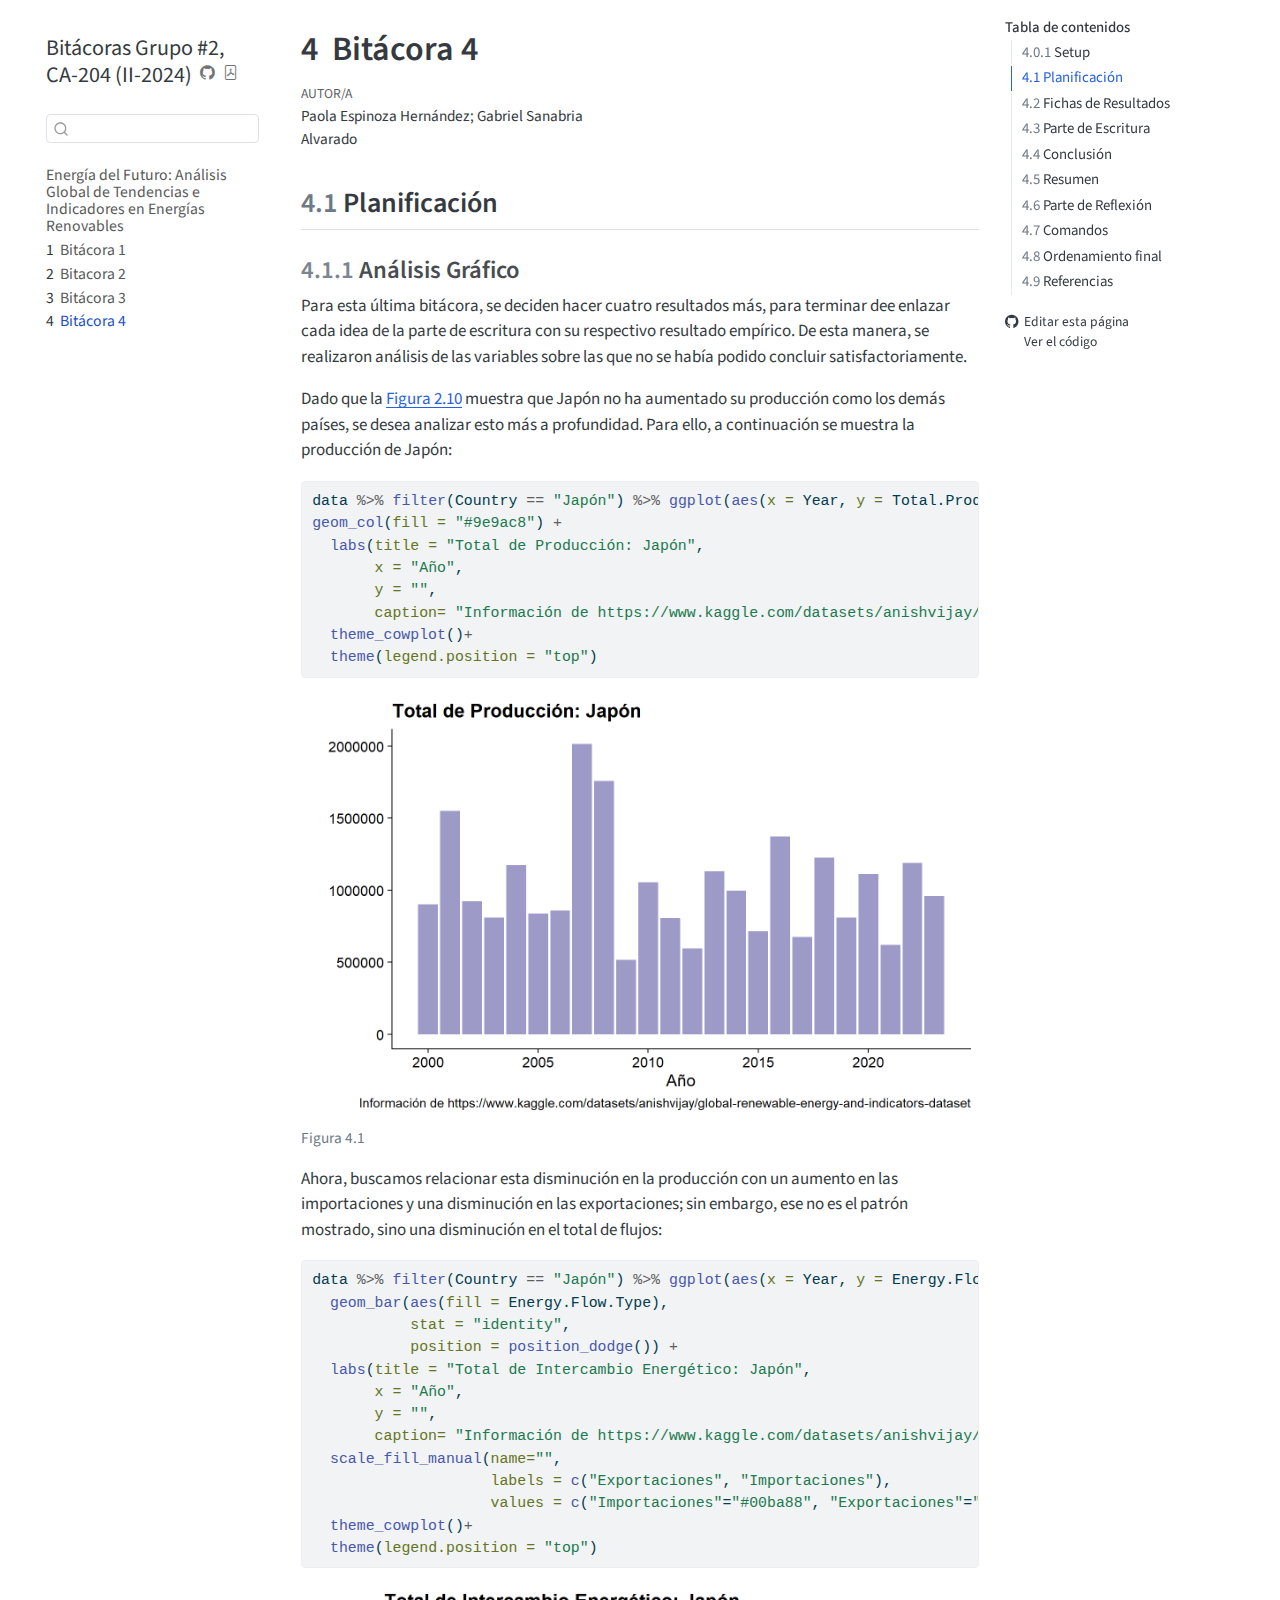
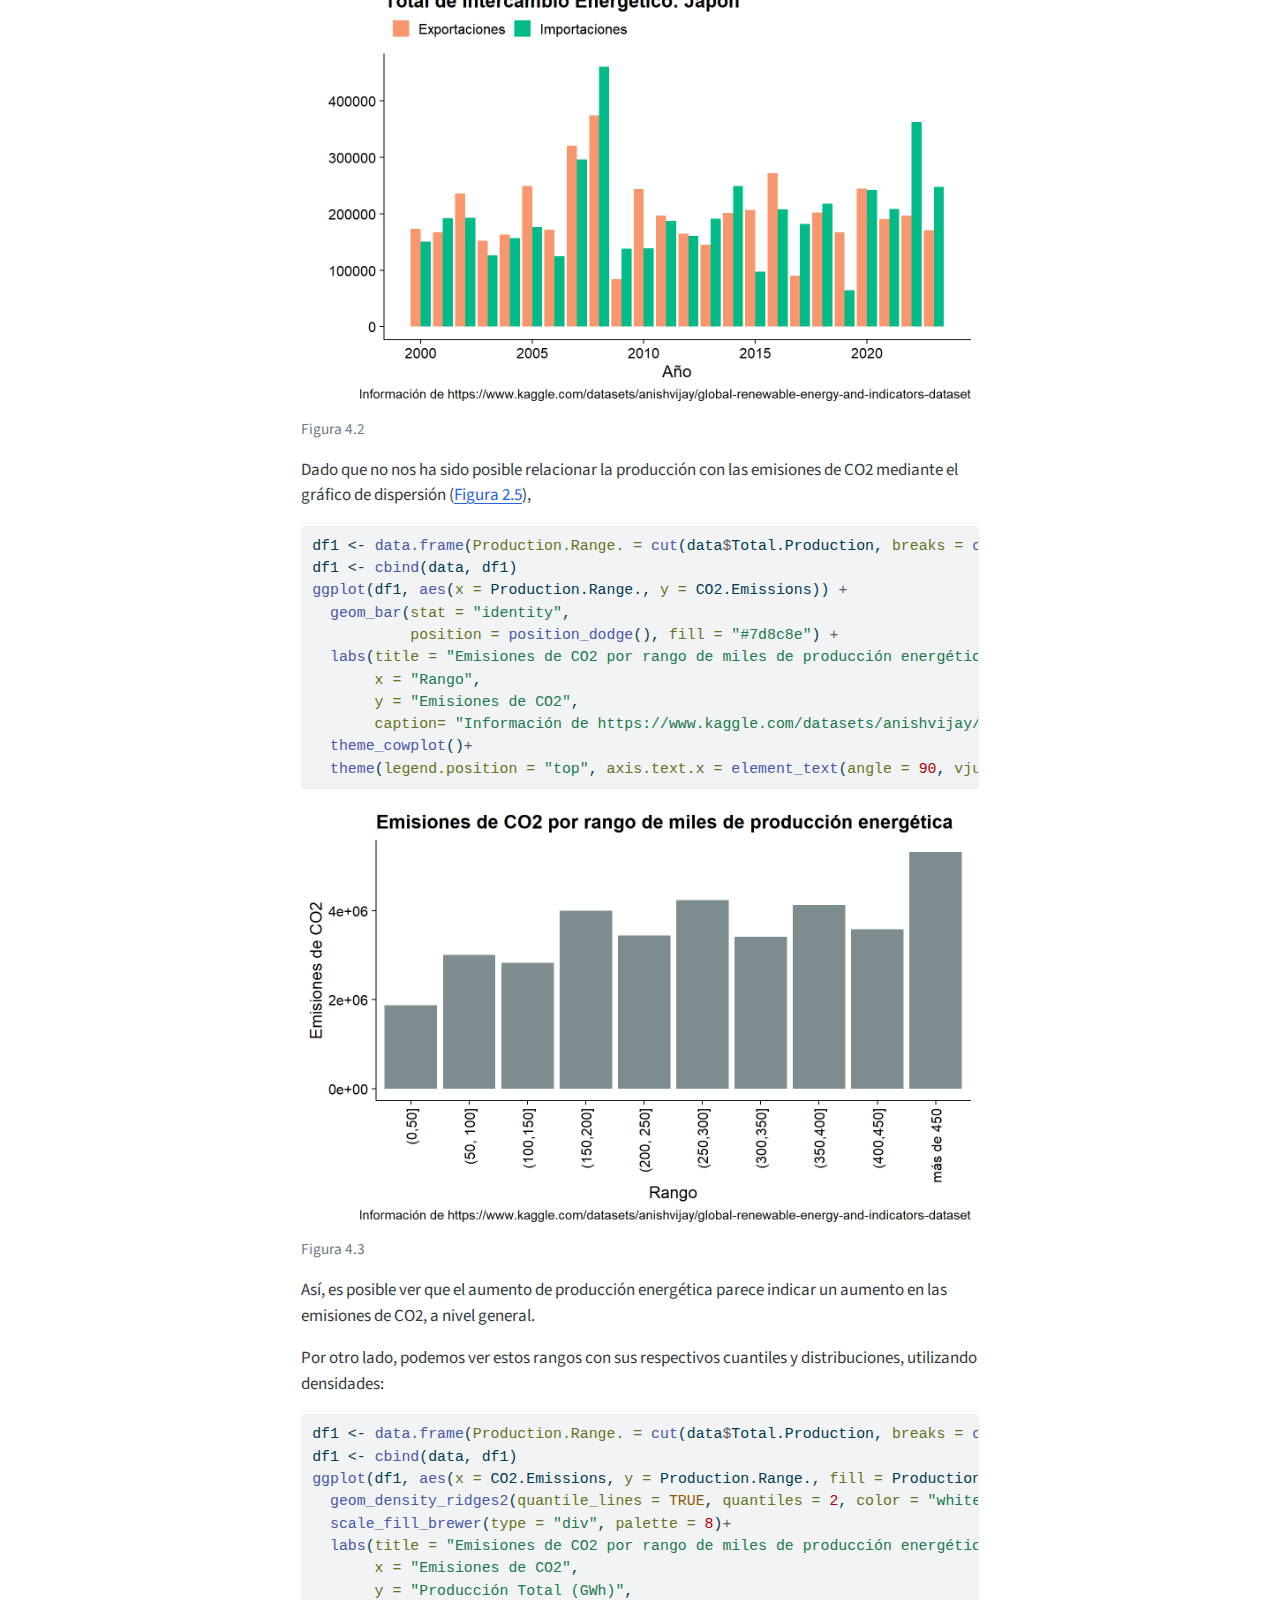
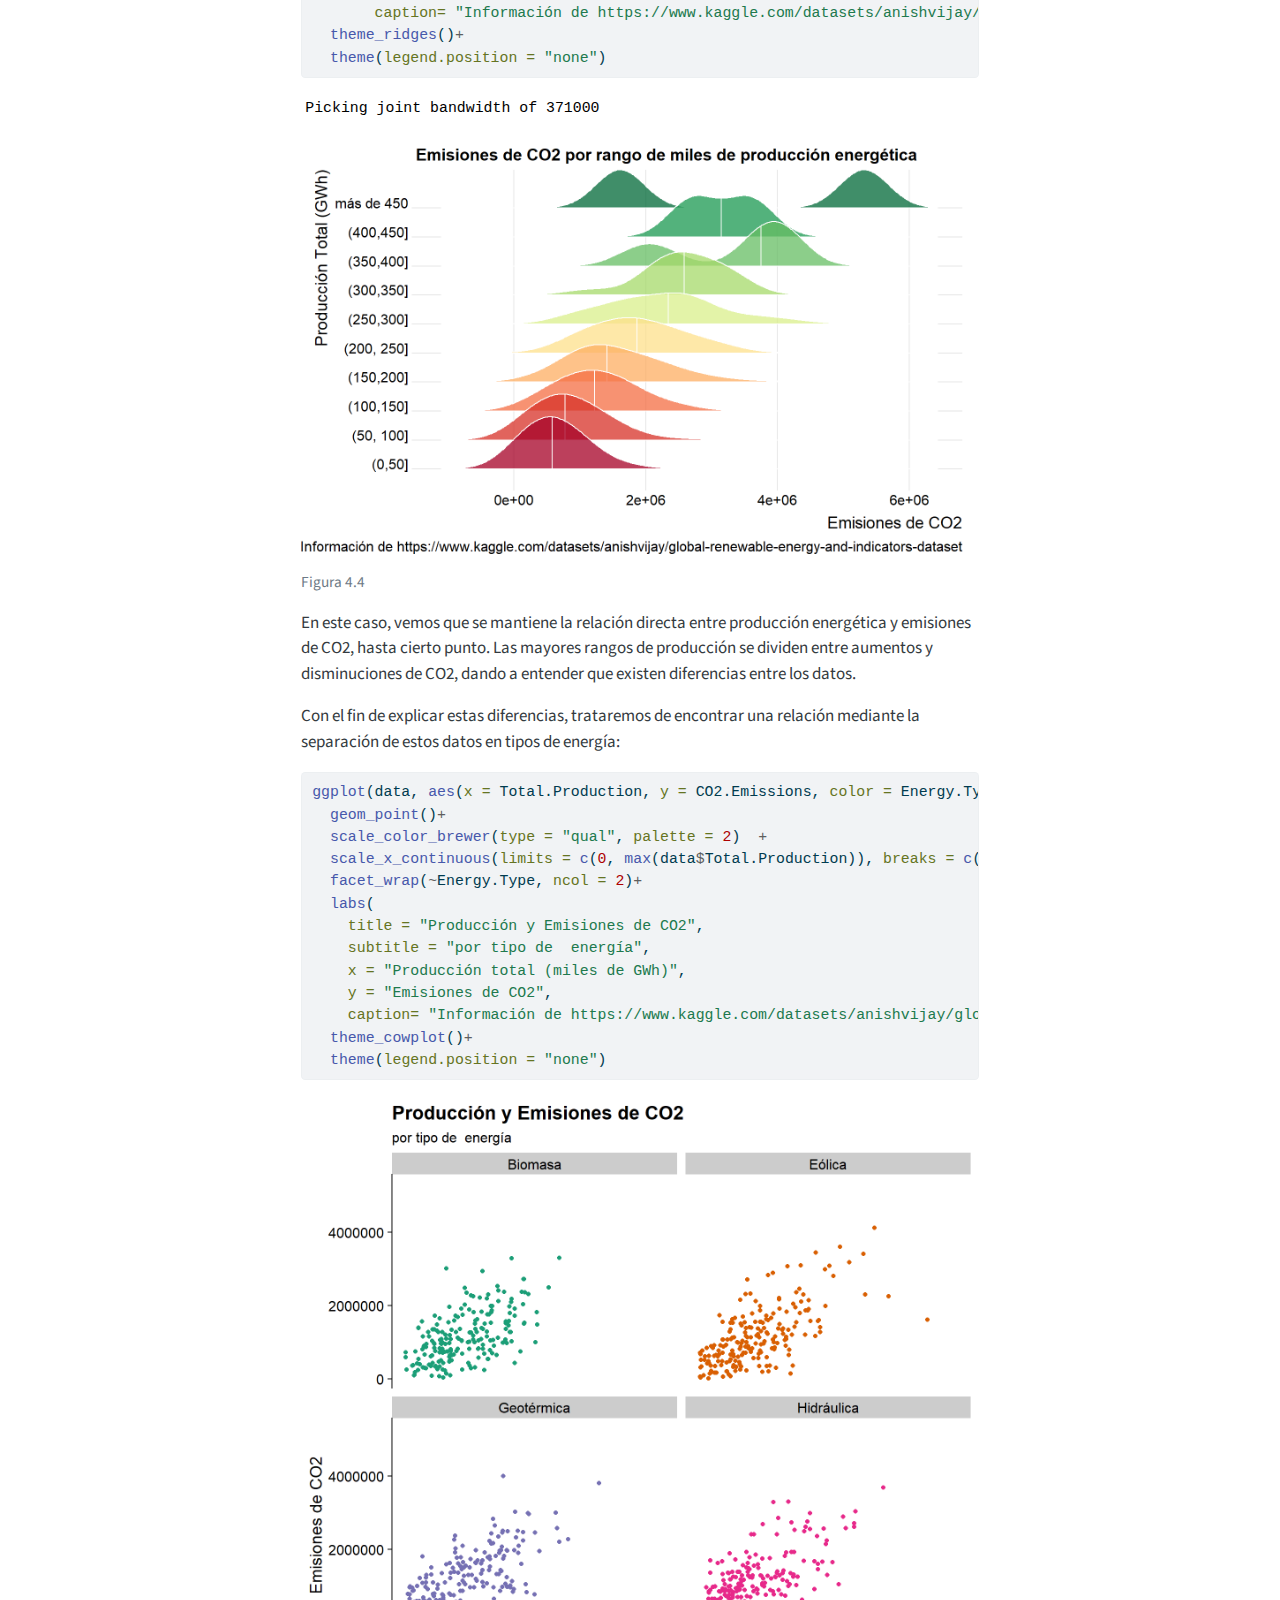
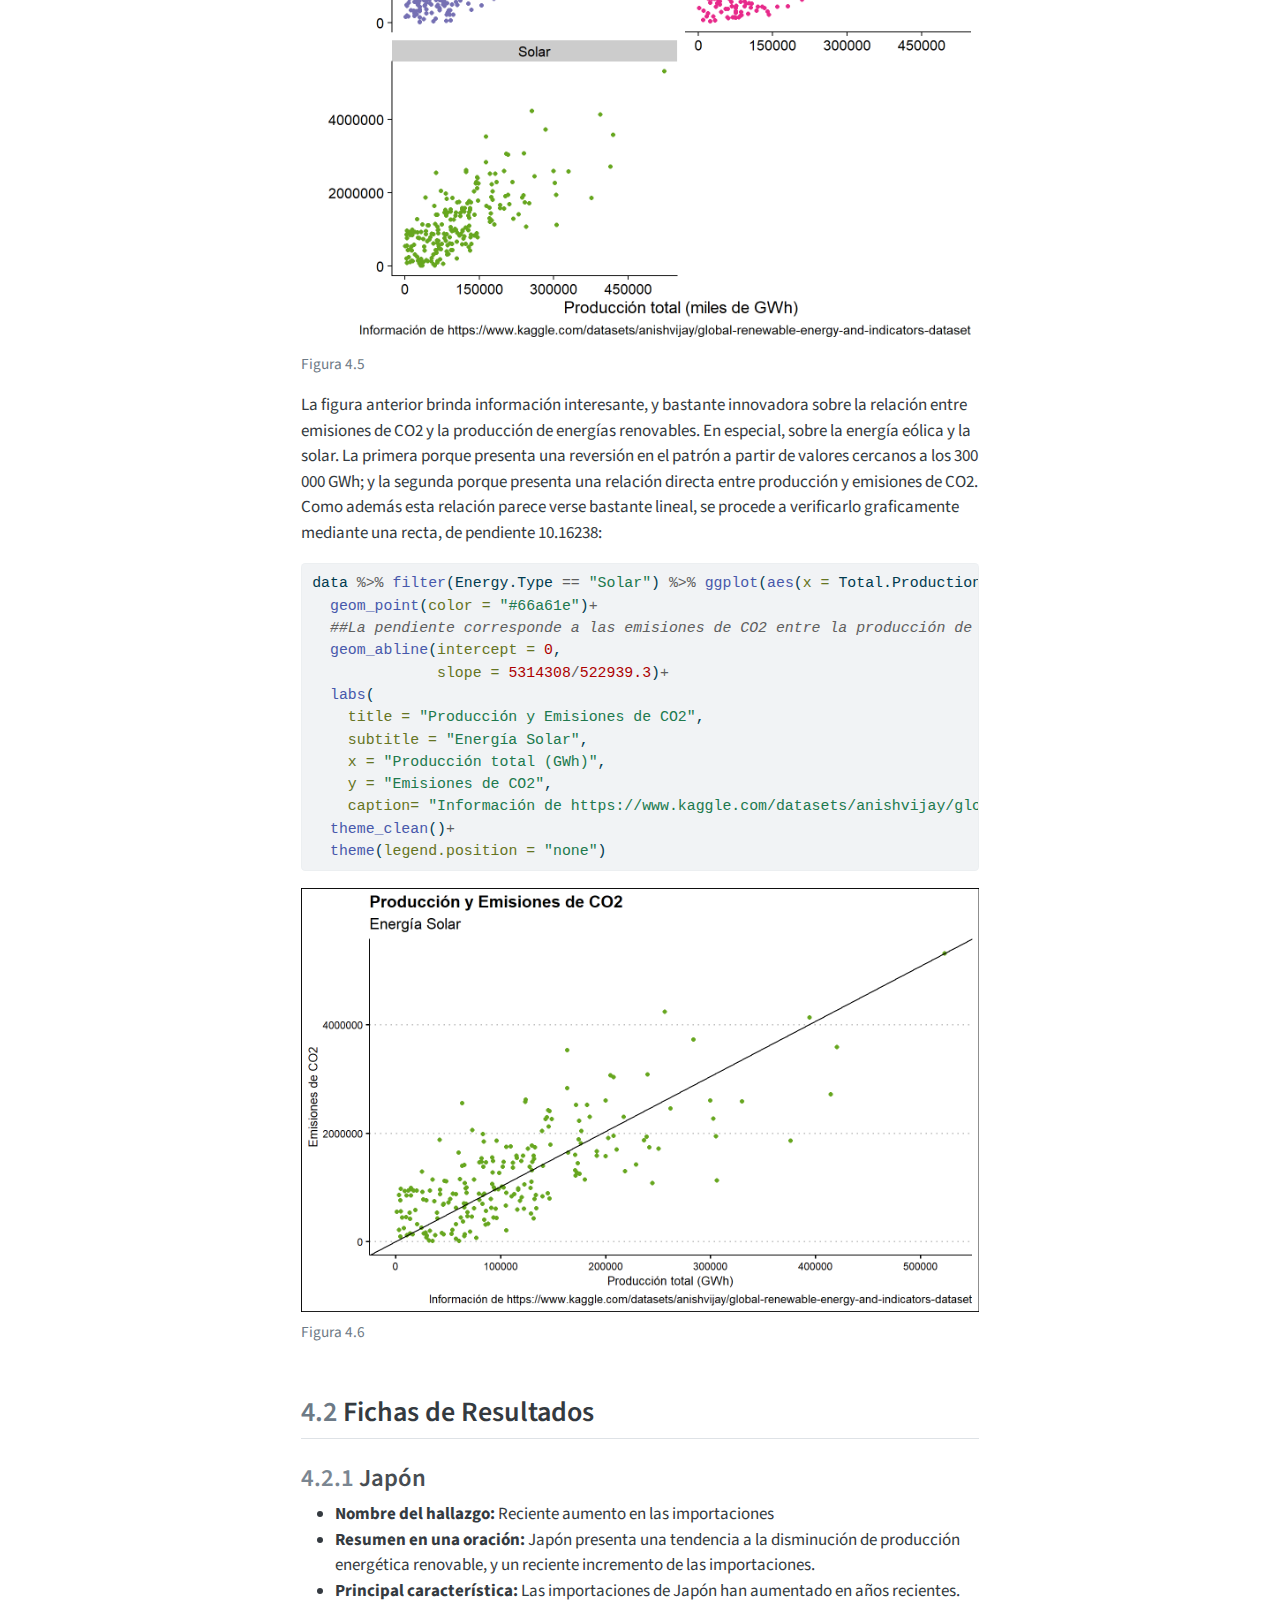
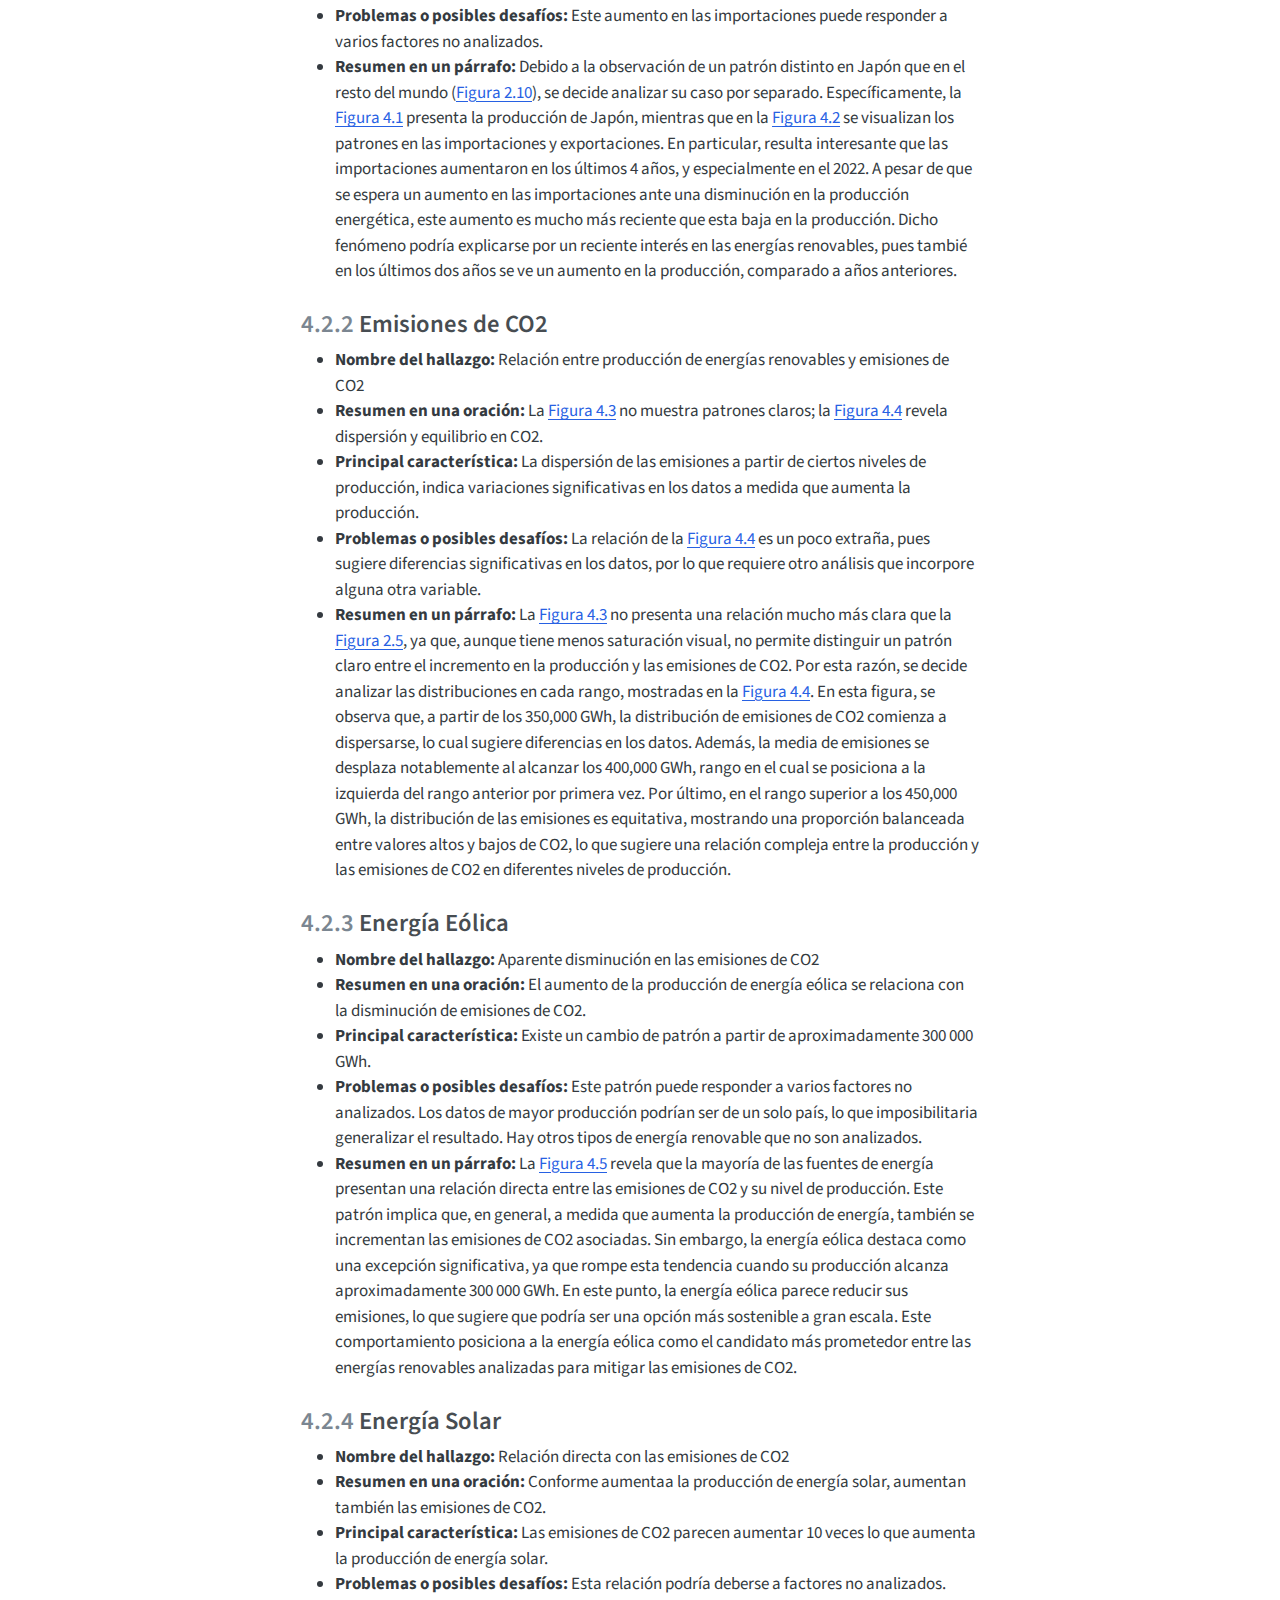
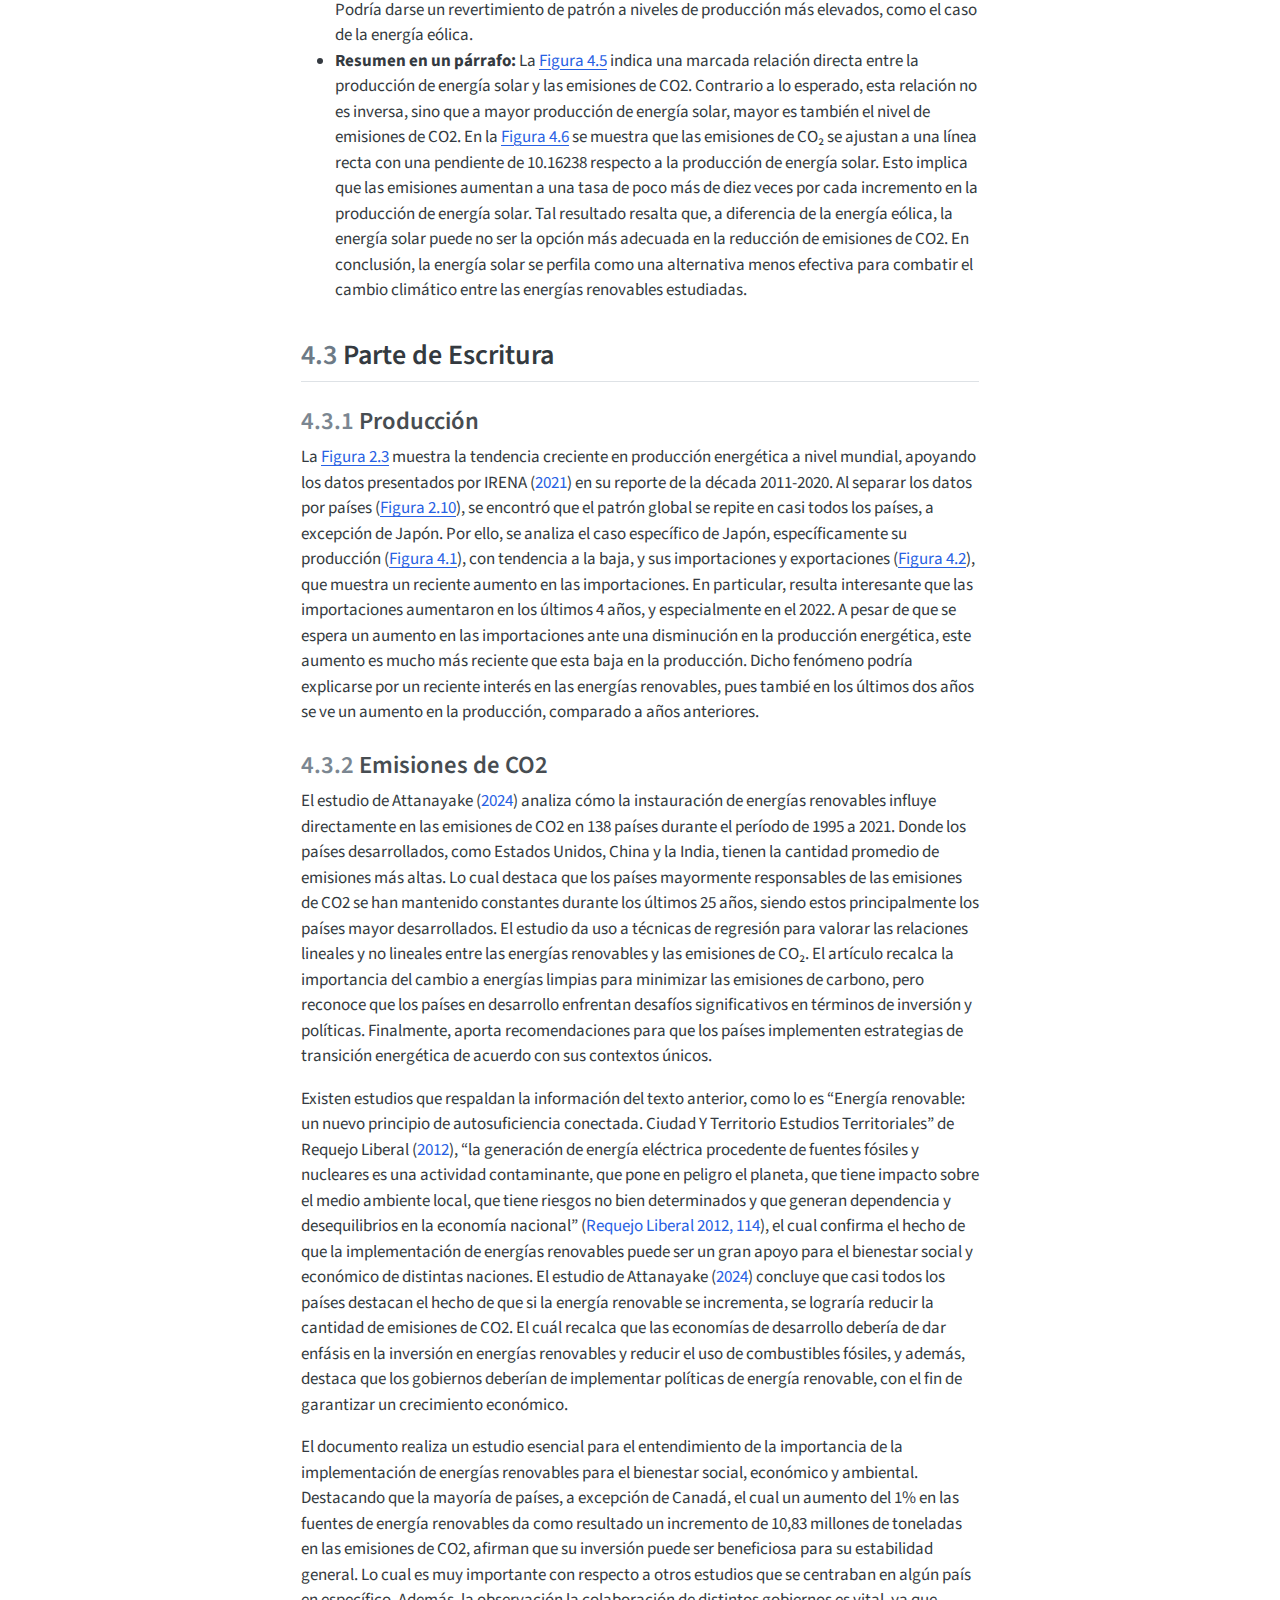
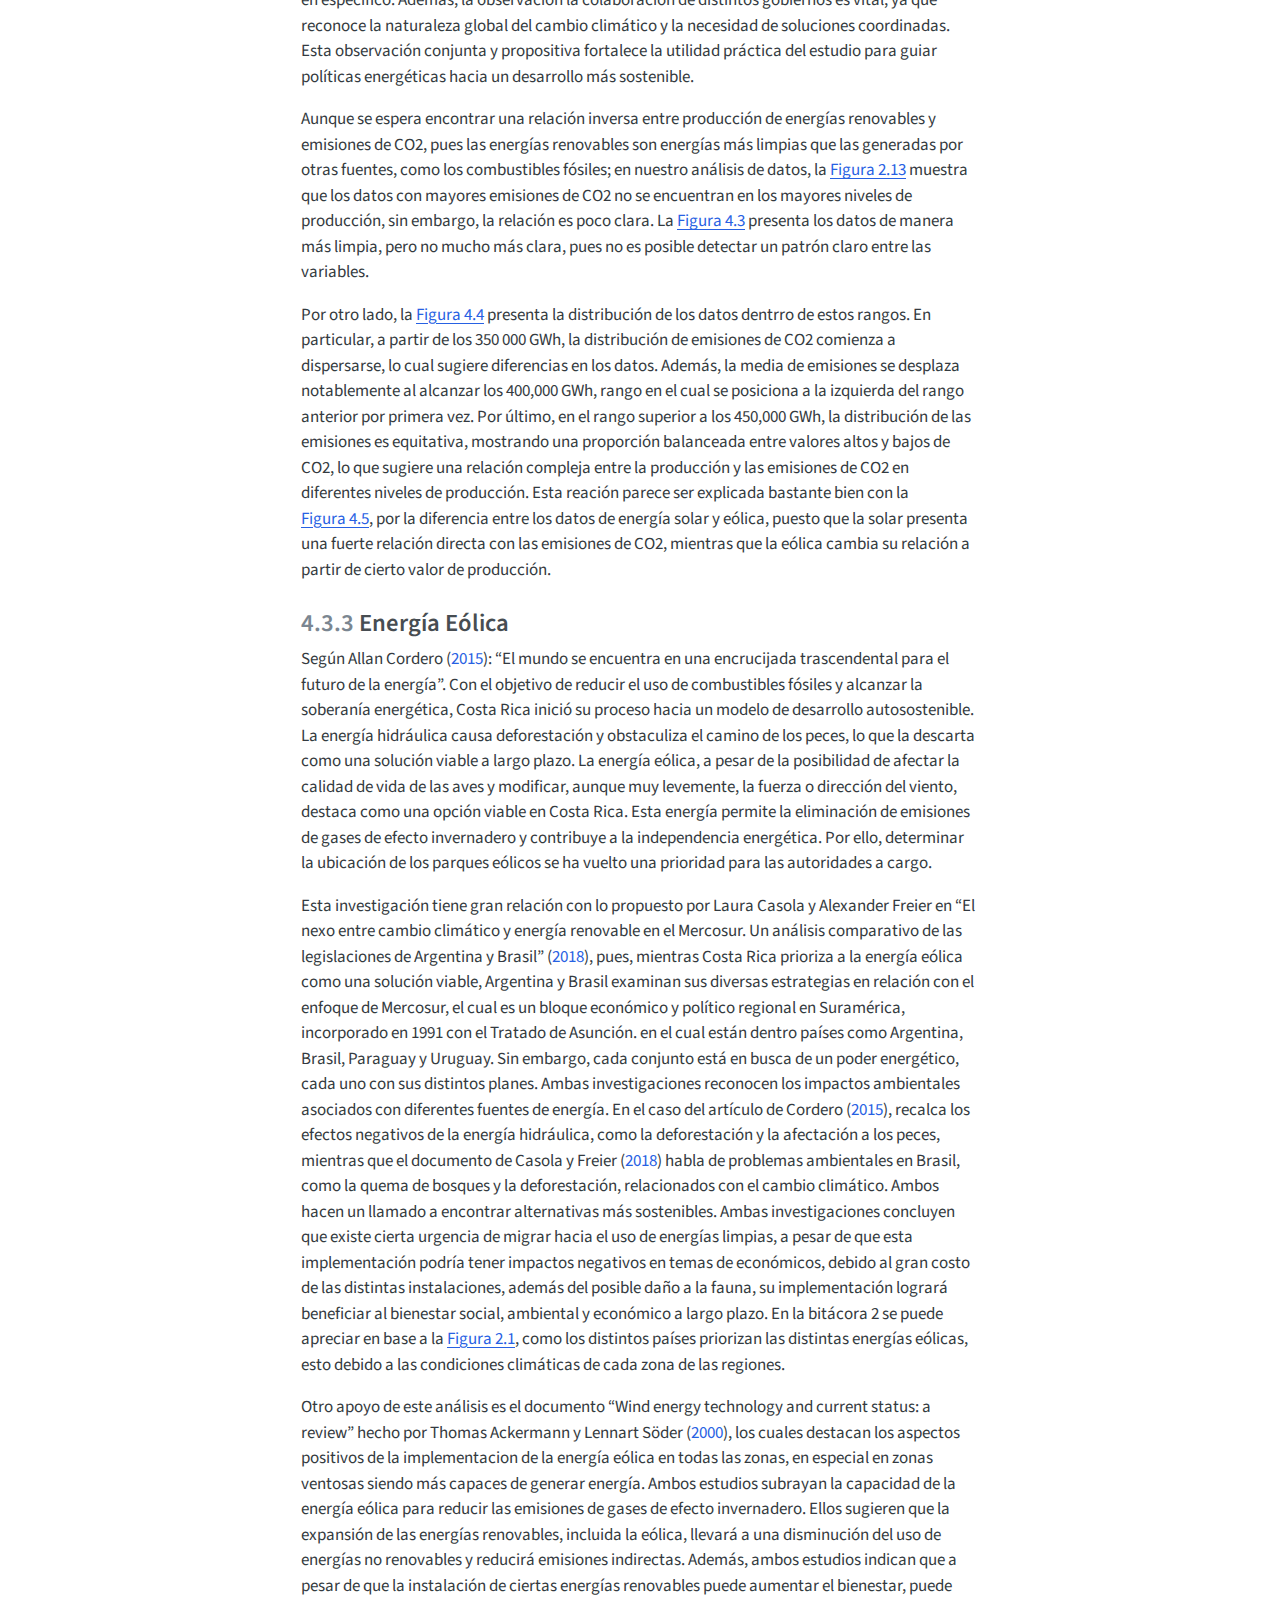
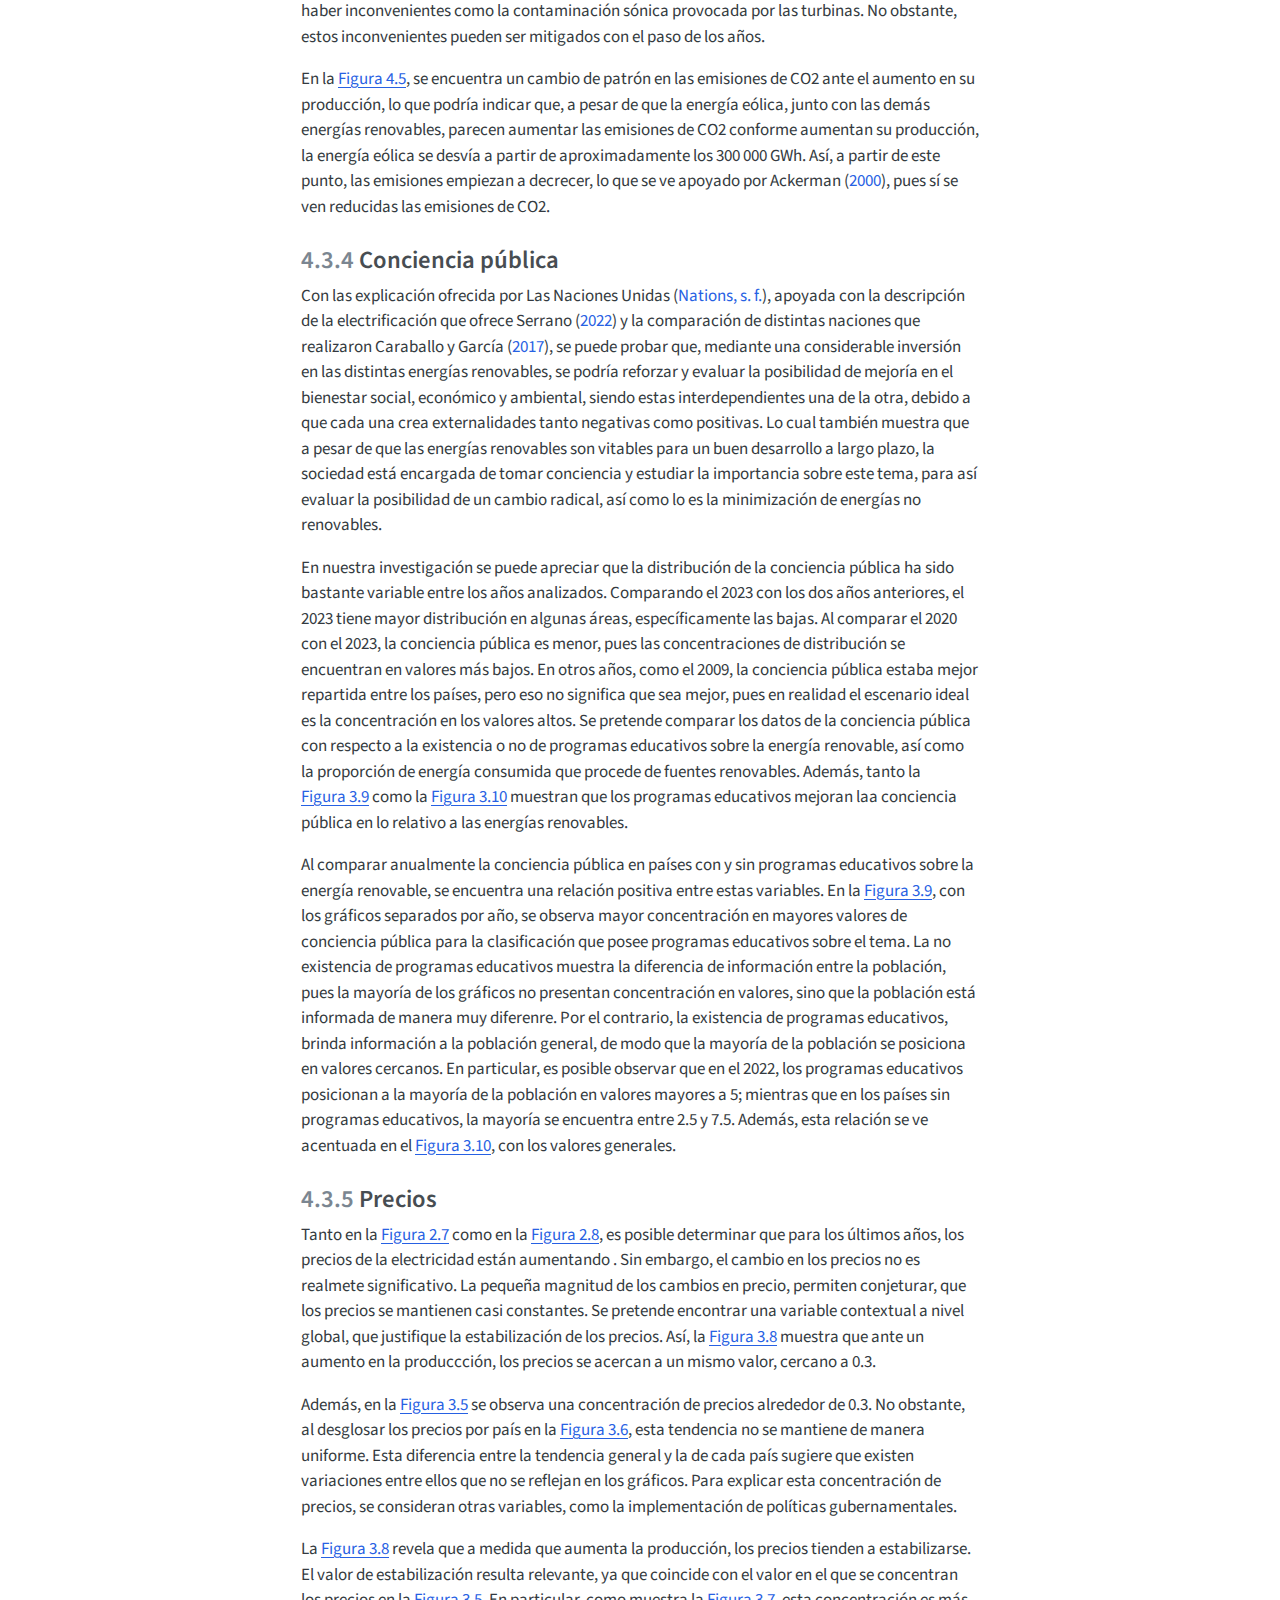
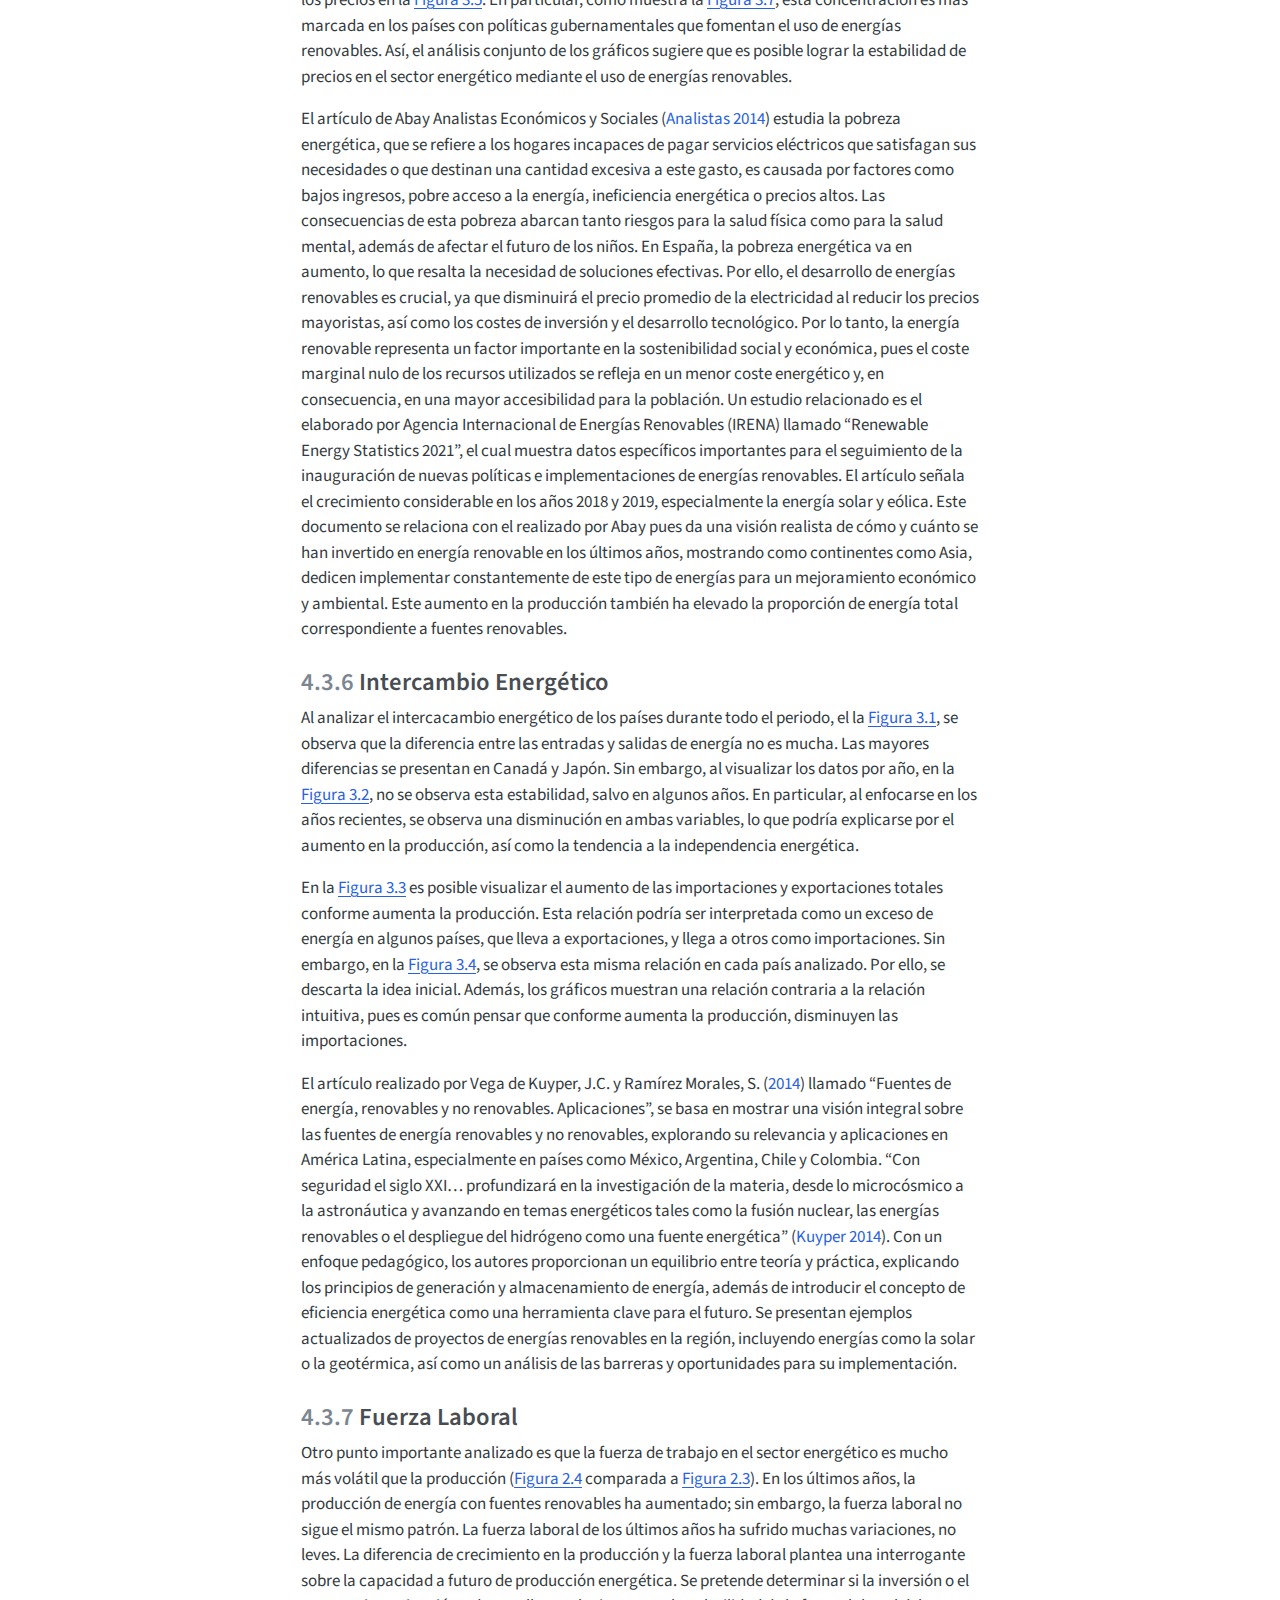
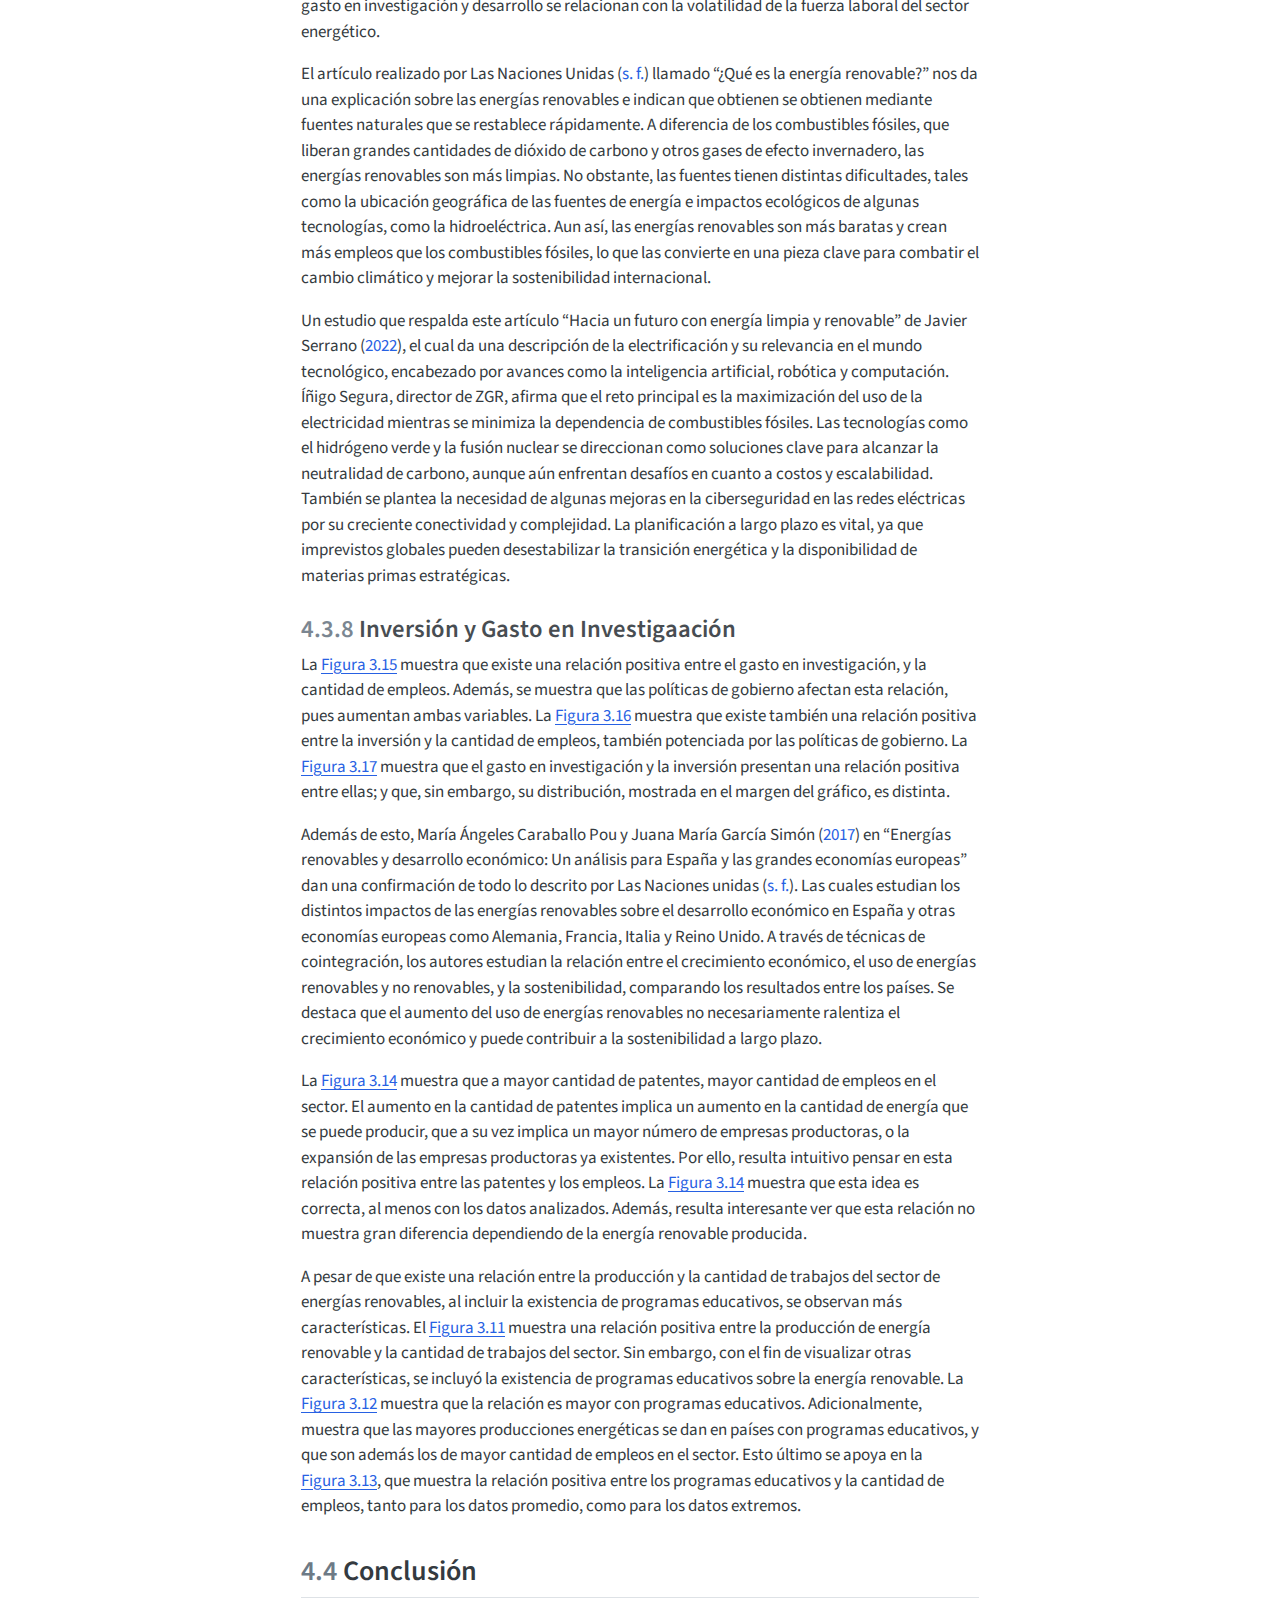
<file: docs/bitacora-4.html>
<!DOCTYPE html>
<html xmlns="http://www.w3.org/1999/xhtml" lang="es" xml:lang="es"><head>

<meta charset="utf-8">
<meta name="generator" content="quarto-1.5.57">

<meta name="viewport" content="width=device-width, initial-scale=1.0, user-scalable=yes">

<meta name="author" content="Paola Espinoza Hernández; Gabriel Sanabria Alvarado">

<title>4&nbsp; Bitácora 4 – Bitácoras Grupo #2, CA-204 (II-2024)</title>
<style>
code{white-space: pre-wrap;}
span.smallcaps{font-variant: small-caps;}
div.columns{display: flex; gap: min(4vw, 1.5em);}
div.column{flex: auto; overflow-x: auto;}
div.hanging-indent{margin-left: 1.5em; text-indent: -1.5em;}
ul.task-list{list-style: none;}
ul.task-list li input[type="checkbox"] {
  width: 0.8em;
  margin: 0 0.8em 0.2em -1em; /* quarto-specific, see https://github.com/quarto-dev/quarto-cli/issues/4556 */ 
  vertical-align: middle;
}
/* CSS for syntax highlighting */
pre > code.sourceCode { white-space: pre; position: relative; }
pre > code.sourceCode > span { line-height: 1.25; }
pre > code.sourceCode > span:empty { height: 1.2em; }
.sourceCode { overflow: visible; }
code.sourceCode > span { color: inherit; text-decoration: inherit; }
div.sourceCode { margin: 1em 0; }
pre.sourceCode { margin: 0; }
@media screen {
div.sourceCode { overflow: auto; }
}
@media print {
pre > code.sourceCode { white-space: pre-wrap; }
pre > code.sourceCode > span { display: inline-block; text-indent: -5em; padding-left: 5em; }
}
pre.numberSource code
  { counter-reset: source-line 0; }
pre.numberSource code > span
  { position: relative; left: -4em; counter-increment: source-line; }
pre.numberSource code > span > a:first-child::before
  { content: counter(source-line);
    position: relative; left: -1em; text-align: right; vertical-align: baseline;
    border: none; display: inline-block;
    -webkit-touch-callout: none; -webkit-user-select: none;
    -khtml-user-select: none; -moz-user-select: none;
    -ms-user-select: none; user-select: none;
    padding: 0 4px; width: 4em;
  }
pre.numberSource { margin-left: 3em;  padding-left: 4px; }
div.sourceCode
  {   }
@media screen {
pre > code.sourceCode > span > a:first-child::before { text-decoration: underline; }
}
/* CSS for citations */
div.csl-bib-body { }
div.csl-entry {
  clear: both;
  margin-bottom: 0em;
}
.hanging-indent div.csl-entry {
  margin-left:2em;
  text-indent:-2em;
}
div.csl-left-margin {
  min-width:2em;
  float:left;
}
div.csl-right-inline {
  margin-left:2em;
  padding-left:1em;
}
div.csl-indent {
  margin-left: 2em;
}</style>


<script src="site_libs/quarto-nav/quarto-nav.js"></script>
<script src="site_libs/quarto-nav/headroom.min.js"></script>
<script src="site_libs/clipboard/clipboard.min.js"></script>
<script src="site_libs/quarto-search/autocomplete.umd.js"></script>
<script src="site_libs/quarto-search/fuse.min.js"></script>
<script src="site_libs/quarto-search/quarto-search.js"></script>
<meta name="quarto:offset" content="./">
<link href="./bitacora-3.html" rel="prev">
<script src="site_libs/quarto-html/quarto.js"></script>
<script src="site_libs/quarto-html/popper.min.js"></script>
<script src="site_libs/quarto-html/tippy.umd.min.js"></script>
<script src="site_libs/quarto-html/anchor.min.js"></script>
<link href="site_libs/quarto-html/tippy.css" rel="stylesheet">
<link href="site_libs/quarto-html/quarto-syntax-highlighting.css" rel="stylesheet" id="quarto-text-highlighting-styles">
<script src="site_libs/bootstrap/bootstrap.min.js"></script>
<link href="site_libs/bootstrap/bootstrap-icons.css" rel="stylesheet">
<link href="site_libs/bootstrap/bootstrap.min.css" rel="stylesheet" id="quarto-bootstrap" data-mode="light">
<script id="quarto-search-options" type="application/json">{
  "location": "sidebar",
  "copy-button": false,
  "collapse-after": 3,
  "panel-placement": "start",
  "type": "textbox",
  "limit": 50,
  "keyboard-shortcut": [
    "f",
    "/",
    "s"
  ],
  "show-item-context": false,
  "language": {
    "search-no-results-text": "Sin resultados",
    "search-matching-documents-text": "documentos encontrados",
    "search-copy-link-title": "Copiar el enlace en la búsqueda",
    "search-hide-matches-text": "Ocultar resultados adicionales",
    "search-more-match-text": "resultado adicional en este documento",
    "search-more-matches-text": "resultados adicionales en este documento",
    "search-clear-button-title": "Borrar",
    "search-text-placeholder": "",
    "search-detached-cancel-button-title": "Cancelar",
    "search-submit-button-title": "Enviar",
    "search-label": "Buscar"
  }
}</script>


</head>

<body class="nav-sidebar floating">

<div id="quarto-search-results"></div>
  <header id="quarto-header" class="headroom fixed-top">
  <nav class="quarto-secondary-nav">
    <div class="container-fluid d-flex">
      <button type="button" class="quarto-btn-toggle btn" data-bs-toggle="collapse" role="button" data-bs-target=".quarto-sidebar-collapse-item" aria-controls="quarto-sidebar" aria-expanded="false" aria-label="Alternar barra lateral" onclick="if (window.quartoToggleHeadroom) { window.quartoToggleHeadroom(); }">
        <i class="bi bi-layout-text-sidebar-reverse"></i>
      </button>
        <nav class="quarto-page-breadcrumbs" aria-label="breadcrumb"><ol class="breadcrumb"><li class="breadcrumb-item"><a href="./bitacora-4.html"><span class="chapter-number">4</span>&nbsp; <span class="chapter-title">Bitácora 4</span></a></li></ol></nav>
        <a class="flex-grow-1" role="navigation" data-bs-toggle="collapse" data-bs-target=".quarto-sidebar-collapse-item" aria-controls="quarto-sidebar" aria-expanded="false" aria-label="Alternar barra lateral" onclick="if (window.quartoToggleHeadroom) { window.quartoToggleHeadroom(); }">      
        </a>
      <button type="button" class="btn quarto-search-button" aria-label="Buscar" onclick="window.quartoOpenSearch();">
        <i class="bi bi-search"></i>
      </button>
    </div>
  </nav>
</header>
<!-- content -->
<div id="quarto-content" class="quarto-container page-columns page-rows-contents page-layout-article">
<!-- sidebar -->
  <nav id="quarto-sidebar" class="sidebar collapse collapse-horizontal quarto-sidebar-collapse-item sidebar-navigation floating overflow-auto">
    <div class="pt-lg-2 mt-2 text-left sidebar-header">
    <div class="sidebar-title mb-0 py-0">
      <a href="./">Bitácoras Grupo #2, CA-204 (II-2024)</a> 
        <div class="sidebar-tools-main">
    <a href="https://github.com/gabosanabria04/BitacorasGrupo-2-CA0204-II-2024-.git" title="Ejecutar el código" class="quarto-navigation-tool px-1" aria-label="Ejecutar el código"><i class="bi bi-github"></i></a>
    <a href="./Bitácoras-Grupo--2,-CA-204--II-2024-.pdf" title="Descargar PDF" class="quarto-navigation-tool px-1" aria-label="Descargar PDF"><i class="bi bi-file-pdf"></i></a>
</div>
    </div>
      </div>
        <div class="mt-2 flex-shrink-0 align-items-center">
        <div class="sidebar-search">
        <div id="quarto-search" class="" title="Buscar"></div>
        </div>
        </div>
    <div class="sidebar-menu-container"> 
    <ul class="list-unstyled mt-1">
        <li class="sidebar-item">
  <div class="sidebar-item-container"> 
  <a href="./index.html" class="sidebar-item-text sidebar-link">
 <span class="menu-text">Energía del Futuro: Análisis Global de Tendencias e Indicadores en Energías Renovables</span></a>
  </div>
</li>
        <li class="sidebar-item">
  <div class="sidebar-item-container"> 
  <a href="./bitacora-1.html" class="sidebar-item-text sidebar-link">
 <span class="menu-text"><span class="chapter-number">1</span>&nbsp; <span class="chapter-title">Bitácora 1</span></span></a>
  </div>
</li>
        <li class="sidebar-item">
  <div class="sidebar-item-container"> 
  <a href="./Bitacora-2.html" class="sidebar-item-text sidebar-link">
 <span class="menu-text"><span class="chapter-number">2</span>&nbsp; <span class="chapter-title">Bitacora 2</span></span></a>
  </div>
</li>
        <li class="sidebar-item">
  <div class="sidebar-item-container"> 
  <a href="./bitacora-3.html" class="sidebar-item-text sidebar-link">
 <span class="menu-text"><span class="chapter-number">3</span>&nbsp; <span class="chapter-title">Bitácora 3</span></span></a>
  </div>
</li>
        <li class="sidebar-item">
  <div class="sidebar-item-container"> 
  <a href="./bitacora-4.html" class="sidebar-item-text sidebar-link active">
 <span class="menu-text"><span class="chapter-number">4</span>&nbsp; <span class="chapter-title">Bitácora 4</span></span></a>
  </div>
</li>
    </ul>
    </div>
</nav>
<div id="quarto-sidebar-glass" class="quarto-sidebar-collapse-item" data-bs-toggle="collapse" data-bs-target=".quarto-sidebar-collapse-item"></div>
<!-- margin-sidebar -->
    <div id="quarto-margin-sidebar" class="sidebar margin-sidebar">
        <nav id="TOC" role="doc-toc" class="toc-active">
    <h2 id="toc-title">Tabla de contenidos</h2>
   
  <ul>
  <li><a href="#setup" id="toc-setup" class="nav-link active" data-scroll-target="#setup"><span class="header-section-number">4.0.1</span> Setup</a></li>
  <li><a href="#planificación" id="toc-planificación" class="nav-link" data-scroll-target="#planificación"><span class="header-section-number">4.1</span> Planificación</a>
  <ul class="collapse">
  <li><a href="#análisis-gráfico" id="toc-análisis-gráfico" class="nav-link" data-scroll-target="#análisis-gráfico"><span class="header-section-number">4.1.1</span> Análisis Gráfico</a></li>
  </ul></li>
  <li><a href="#fichas-de-resultados" id="toc-fichas-de-resultados" class="nav-link" data-scroll-target="#fichas-de-resultados"><span class="header-section-number">4.2</span> Fichas de Resultados</a>
  <ul class="collapse">
  <li><a href="#japón" id="toc-japón" class="nav-link" data-scroll-target="#japón"><span class="header-section-number">4.2.1</span> Japón</a></li>
  <li><a href="#emisiones-de-co2" id="toc-emisiones-de-co2" class="nav-link" data-scroll-target="#emisiones-de-co2"><span class="header-section-number">4.2.2</span> Emisiones de CO2</a></li>
  <li><a href="#energía-eólica" id="toc-energía-eólica" class="nav-link" data-scroll-target="#energía-eólica"><span class="header-section-number">4.2.3</span> Energía Eólica</a></li>
  <li><a href="#energía-solar" id="toc-energía-solar" class="nav-link" data-scroll-target="#energía-solar"><span class="header-section-number">4.2.4</span> Energía Solar</a></li>
  </ul></li>
  <li><a href="#parte-de-escritura" id="toc-parte-de-escritura" class="nav-link" data-scroll-target="#parte-de-escritura"><span class="header-section-number">4.3</span> Parte de Escritura</a>
  <ul class="collapse">
  <li><a href="#producción" id="toc-producción" class="nav-link" data-scroll-target="#producción"><span class="header-section-number">4.3.1</span> Producción</a></li>
  <li><a href="#emisiones-de-co2-1" id="toc-emisiones-de-co2-1" class="nav-link" data-scroll-target="#emisiones-de-co2-1"><span class="header-section-number">4.3.2</span> Emisiones de CO2</a></li>
  <li><a href="#energía-eólica-1" id="toc-energía-eólica-1" class="nav-link" data-scroll-target="#energía-eólica-1"><span class="header-section-number">4.3.3</span> Energía Eólica</a></li>
  <li><a href="#conciencia-pública" id="toc-conciencia-pública" class="nav-link" data-scroll-target="#conciencia-pública"><span class="header-section-number">4.3.4</span> Conciencia pública</a></li>
  <li><a href="#precios" id="toc-precios" class="nav-link" data-scroll-target="#precios"><span class="header-section-number">4.3.5</span> Precios</a></li>
  <li><a href="#intercambio-energético" id="toc-intercambio-energético" class="nav-link" data-scroll-target="#intercambio-energético"><span class="header-section-number">4.3.6</span> Intercambio Energético</a></li>
  <li><a href="#fuerza-laboral" id="toc-fuerza-laboral" class="nav-link" data-scroll-target="#fuerza-laboral"><span class="header-section-number">4.3.7</span> Fuerza Laboral</a></li>
  <li><a href="#inversión-y-gasto-en-investigaación" id="toc-inversión-y-gasto-en-investigaación" class="nav-link" data-scroll-target="#inversión-y-gasto-en-investigaación"><span class="header-section-number">4.3.8</span> Inversión y Gasto en Investigaación</a></li>
  </ul></li>
  <li><a href="#conclusión" id="toc-conclusión" class="nav-link" data-scroll-target="#conclusión"><span class="header-section-number">4.4</span> Conclusión</a></li>
  <li><a href="#resumen" id="toc-resumen" class="nav-link" data-scroll-target="#resumen"><span class="header-section-number">4.5</span> Resumen</a></li>
  <li><a href="#parte-de-reflexión" id="toc-parte-de-reflexión" class="nav-link" data-scroll-target="#parte-de-reflexión"><span class="header-section-number">4.6</span> Parte de Reflexión</a></li>
  <li><a href="#comandos" id="toc-comandos" class="nav-link" data-scroll-target="#comandos"><span class="header-section-number">4.7</span> Comandos</a></li>
  <li><a href="#ordenamiento-final" id="toc-ordenamiento-final" class="nav-link" data-scroll-target="#ordenamiento-final"><span class="header-section-number">4.8</span> Ordenamiento final</a>
  <ul class="collapse">
  <li><a href="#energía-del-futuro-análisis-global-de-tendencias-e-indicadores-en-energías-renovables" id="toc-energía-del-futuro-análisis-global-de-tendencias-e-indicadores-en-energías-renovables" class="nav-link" data-scroll-target="#energía-del-futuro-análisis-global-de-tendencias-e-indicadores-en-energías-renovables"><span class="header-section-number">4.8.1</span> Energía del Futuro: Análisis Global de Tendencias e Indicadores en Energías Renovables</a></li>
  <li><a href="#resumen-1" id="toc-resumen-1" class="nav-link" data-scroll-target="#resumen-1"><span class="header-section-number">4.8.2</span> Resumen:</a></li>
  <li><a href="#palabras-clave" id="toc-palabras-clave" class="nav-link" data-scroll-target="#palabras-clave"><span class="header-section-number">4.8.3</span> Palabras Clave:</a></li>
  <li><a href="#introducción" id="toc-introducción" class="nav-link" data-scroll-target="#introducción"><span class="header-section-number">4.8.4</span> Introducción:</a></li>
  <li><a href="#metodología" id="toc-metodología" class="nav-link" data-scroll-target="#metodología"><span class="header-section-number">4.8.5</span> Metodología</a></li>
  <li><a href="#resultados" id="toc-resultados" class="nav-link" data-scroll-target="#resultados"><span class="header-section-number">4.8.6</span> Resultados:</a></li>
  <li><a href="#conclusiones" id="toc-conclusiones" class="nav-link" data-scroll-target="#conclusiones"><span class="header-section-number">4.8.7</span> Conclusiones</a></li>
  <li><a href="#agradecimientos" id="toc-agradecimientos" class="nav-link" data-scroll-target="#agradecimientos"><span class="header-section-number">4.8.8</span> Agradecimientos</a></li>
  </ul></li>
  <li><a href="#referencias" id="toc-referencias" class="nav-link" data-scroll-target="#referencias"><span class="header-section-number">4.9</span> Referencias</a></li>
  </ul>
<div class="toc-actions"><ul><li><a href="https://github.com/gabosanabria04/BitacorasGrupo-2-CA0204-II-2024-.git/edit/main/bitacora-4.qmd" class="toc-action"><i class="bi bi-github"></i>Editar esta página</a></li><li><a href="https://github.com/gabosanabria04/BitacorasGrupo-2-CA0204-II-2024-.git/blob/main/bitacora-4.qmd" class="toc-action"><i class="bi empty"></i>Ver el código</a></li></ul></div></nav>
    </div>
<!-- main -->
<main class="content" id="quarto-document-content">

<header id="title-block-header" class="quarto-title-block default">
<div class="quarto-title">
<h1 class="title"><span class="chapter-number">4</span>&nbsp; <span class="chapter-title">Bitácora 4</span></h1>
</div>



<div class="quarto-title-meta">

    <div>
    <div class="quarto-title-meta-heading">Autor/a</div>
    <div class="quarto-title-meta-contents">
             <p>Paola Espinoza Hernández; Gabriel Sanabria Alvarado </p>
          </div>
  </div>
    
  
    
  </div>
  


</header>


<section id="setup" class="level3 hidden" data-number="4.0.1">
<h3 class="hidden anchored" data-number="4.0.1" data-anchor-id="setup"><span class="header-section-number">4.0.1</span> Setup</h3>
<div class="cell" data-messages="false" data-warnings="false">
<div class="cell-output cell-output-stderr">
<pre><code>`summarise()` has grouped output by 'Country', 'Year'. You can override using
the `.groups` argument.</code></pre>
</div>
</div>
</section>
<section id="planificación" class="level2" data-number="4.1">
<h2 data-number="4.1" class="anchored" data-anchor-id="planificación"><span class="header-section-number">4.1</span> Planificación</h2>
<section id="análisis-gráfico" class="level3" data-number="4.1.1">
<h3 data-number="4.1.1" class="anchored" data-anchor-id="análisis-gráfico"><span class="header-section-number">4.1.1</span> Análisis Gráfico</h3>
<p>Para esta última bitácora, se deciden hacer cuatro resultados más, para terminar dee enlazar cada idea de la parte de escritura con su respectivo resultado empírico. De esta manera, se realizaron análisis de las variables sobre las que no se había podido concluir satisfactoriamente.</p>
<p>Dado que la <a href="Bitacora-2.html#fig-2.10" class="quarto-xref">Figura&nbsp;<span>2.10</span></a> muestra que Japón no ha aumentado su producción como los demás países, se desea analizar esto más a profundidad. Para ello, a continuación se muestra la producción de Japón:</p>
<div class="cell" data-messages="false" data-warnings="false">
<div class="sourceCode cell-code" id="cb2"><pre class="sourceCode r code-with-copy"><code class="sourceCode r"><span id="cb2-1"><a href="#cb2-1" aria-hidden="true" tabindex="-1"></a>data <span class="sc">%&gt;%</span> <span class="fu">filter</span>(Country <span class="sc">==</span> <span class="st">"Japón"</span>) <span class="sc">%&gt;%</span> <span class="fu">ggplot</span>(<span class="fu">aes</span>(<span class="at">x =</span> Year, <span class="at">y =</span> Total.Production)) <span class="sc">+</span></span>
<span id="cb2-2"><a href="#cb2-2" aria-hidden="true" tabindex="-1"></a><span class="fu">geom_col</span>(<span class="at">fill =</span> <span class="st">"#9e9ac8"</span>) <span class="sc">+</span></span>
<span id="cb2-3"><a href="#cb2-3" aria-hidden="true" tabindex="-1"></a>  <span class="fu">labs</span>(<span class="at">title =</span> <span class="st">"Total de Producción: Japón"</span>,</span>
<span id="cb2-4"><a href="#cb2-4" aria-hidden="true" tabindex="-1"></a>       <span class="at">x =</span> <span class="st">"Año"</span>,</span>
<span id="cb2-5"><a href="#cb2-5" aria-hidden="true" tabindex="-1"></a>       <span class="at">y =</span> <span class="st">""</span>,</span>
<span id="cb2-6"><a href="#cb2-6" aria-hidden="true" tabindex="-1"></a>       <span class="at">caption=</span> <span class="st">"Información de https://www.kaggle.com/datasets/anishvijay/global-renewable-energy-and-indicators-dataset"</span>)<span class="sc">+</span></span>
<span id="cb2-7"><a href="#cb2-7" aria-hidden="true" tabindex="-1"></a>  <span class="fu">theme_cowplot</span>()<span class="sc">+</span></span>
<span id="cb2-8"><a href="#cb2-8" aria-hidden="true" tabindex="-1"></a>  <span class="fu">theme</span>(<span class="at">legend.position =</span> <span class="st">"top"</span>)</span></code><button title="Copiar al portapapeles" class="code-copy-button"><i class="bi"></i></button></pre></div>
<div class="cell-output-display">
<div id="fig-4.1" class="quarto-float quarto-figure quarto-figure-center anchored" width="768">
<figure class="quarto-float quarto-float-fig figure">
<div aria-describedby="fig-4.1-caption-0ceaefa1-69ba-4598-a22c-09a6ac19f8ca">
<img src="bitacora-4_files/figure-html/fig-4.1-1.png" id="fig-4.1" class="img-fluid figure-img" width="768">
</div>
<figcaption class="quarto-float-caption-bottom quarto-float-caption quarto-float-fig quarto-uncaptioned" id="fig-4.1-caption-0ceaefa1-69ba-4598-a22c-09a6ac19f8ca">
Figura&nbsp;4.1
</figcaption>
</figure>
</div>
</div>
</div>
<p>Ahora, buscamos relacionar esta disminución en la producción con un aumento en las importaciones y una disminución en las exportaciones; sin embargo, ese no es el patrón mostrado, sino una disminución en el total de flujos:</p>
<div class="cell" data-messages="false" data-warnings="false">
<div class="sourceCode cell-code" id="cb3"><pre class="sourceCode r code-with-copy"><code class="sourceCode r"><span id="cb3-1"><a href="#cb3-1" aria-hidden="true" tabindex="-1"></a>data <span class="sc">%&gt;%</span> <span class="fu">filter</span>(Country <span class="sc">==</span> <span class="st">"Japón"</span>) <span class="sc">%&gt;%</span> <span class="fu">ggplot</span>(<span class="fu">aes</span>(<span class="at">x =</span> Year, <span class="at">y =</span> Energy.Flow)) <span class="sc">+</span></span>
<span id="cb3-2"><a href="#cb3-2" aria-hidden="true" tabindex="-1"></a>  <span class="fu">geom_bar</span>(<span class="fu">aes</span>(<span class="at">fill =</span> Energy.Flow.Type),</span>
<span id="cb3-3"><a href="#cb3-3" aria-hidden="true" tabindex="-1"></a>           <span class="at">stat =</span> <span class="st">"identity"</span>,</span>
<span id="cb3-4"><a href="#cb3-4" aria-hidden="true" tabindex="-1"></a>           <span class="at">position =</span> <span class="fu">position_dodge</span>()) <span class="sc">+</span></span>
<span id="cb3-5"><a href="#cb3-5" aria-hidden="true" tabindex="-1"></a>  <span class="fu">labs</span>(<span class="at">title =</span> <span class="st">"Total de Intercambio Energético: Japón"</span>,</span>
<span id="cb3-6"><a href="#cb3-6" aria-hidden="true" tabindex="-1"></a>       <span class="at">x =</span> <span class="st">"Año"</span>,</span>
<span id="cb3-7"><a href="#cb3-7" aria-hidden="true" tabindex="-1"></a>       <span class="at">y =</span> <span class="st">""</span>,</span>
<span id="cb3-8"><a href="#cb3-8" aria-hidden="true" tabindex="-1"></a>       <span class="at">caption=</span> <span class="st">"Información de https://www.kaggle.com/datasets/anishvijay/global-renewable-energy-and-indicators-dataset"</span>)<span class="sc">+</span></span>
<span id="cb3-9"><a href="#cb3-9" aria-hidden="true" tabindex="-1"></a>  <span class="fu">scale_fill_manual</span>(<span class="at">name=</span><span class="st">""</span>, </span>
<span id="cb3-10"><a href="#cb3-10" aria-hidden="true" tabindex="-1"></a>                    <span class="at">labels =</span> <span class="fu">c</span>(<span class="st">"Exportaciones"</span>, <span class="st">"Importaciones"</span>), </span>
<span id="cb3-11"><a href="#cb3-11" aria-hidden="true" tabindex="-1"></a>                    <span class="at">values =</span> <span class="fu">c</span>(<span class="st">"Importaciones"</span><span class="ot">=</span><span class="st">"#00ba88"</span>, <span class="st">"Exportaciones"</span><span class="ot">=</span><span class="st">"#f8966d"</span>))<span class="sc">+</span></span>
<span id="cb3-12"><a href="#cb3-12" aria-hidden="true" tabindex="-1"></a>  <span class="fu">theme_cowplot</span>()<span class="sc">+</span></span>
<span id="cb3-13"><a href="#cb3-13" aria-hidden="true" tabindex="-1"></a>  <span class="fu">theme</span>(<span class="at">legend.position =</span> <span class="st">"top"</span>)</span></code><button title="Copiar al portapapeles" class="code-copy-button"><i class="bi"></i></button></pre></div>
<div class="cell-output-display">
<div id="fig-4.2" class="quarto-float quarto-figure quarto-figure-center anchored" width="768">
<figure class="quarto-float quarto-float-fig figure">
<div aria-describedby="fig-4.2-caption-0ceaefa1-69ba-4598-a22c-09a6ac19f8ca">
<img src="bitacora-4_files/figure-html/fig-4.2-1.png" id="fig-4.2" class="img-fluid figure-img" width="768">
</div>
<figcaption class="quarto-float-caption-bottom quarto-float-caption quarto-float-fig quarto-uncaptioned" id="fig-4.2-caption-0ceaefa1-69ba-4598-a22c-09a6ac19f8ca">
Figura&nbsp;4.2
</figcaption>
</figure>
</div>
</div>
</div>
<p>Dado que no nos ha sido posible relacionar la producción con las emisiones de CO2 mediante el gráfico de dispersión (<a href="Bitacora-2.html#fig-2.5" class="quarto-xref">Figura&nbsp;<span>2.5</span></a>),</p>
<div class="cell" data-messages="false" data-warnings="false">
<div class="sourceCode cell-code" id="cb4"><pre class="sourceCode r code-with-copy"><code class="sourceCode r"><span id="cb4-1"><a href="#cb4-1" aria-hidden="true" tabindex="-1"></a>df1 <span class="ot">&lt;-</span> <span class="fu">data.frame</span>(<span class="at">Production.Range. =</span> <span class="fu">cut</span>(data<span class="sc">$</span>Total.Production, <span class="at">breaks =</span> <span class="fu">c</span>(<span class="dv">0</span>, <span class="dv">50000</span>, <span class="dv">100000</span>, <span class="dv">150000</span>, <span class="dv">200000</span>, <span class="dv">250000</span>, <span class="dv">300000</span>, <span class="dv">350000</span>, <span class="dv">400000</span>, <span class="dv">450000</span>,  <span class="fu">max</span>(data<span class="sc">$</span>Total.Production)),  <span class="at">labels =</span> <span class="fu">c</span>(<span class="st">"(0,50]"</span>, <span class="st">"(50, 100]"</span>, <span class="st">"(100,150]"</span>, <span class="st">"(150,200]"</span>, <span class="st">"(200, 250]"</span>, <span class="st">"(250,300]"</span>, <span class="st">"(300,350]"</span>, <span class="st">"(350,400]"</span>, <span class="st">"(400,450]"</span>, <span class="st">"más de 450"</span>)))</span>
<span id="cb4-2"><a href="#cb4-2" aria-hidden="true" tabindex="-1"></a>df1 <span class="ot">&lt;-</span> <span class="fu">cbind</span>(data, df1)</span>
<span id="cb4-3"><a href="#cb4-3" aria-hidden="true" tabindex="-1"></a><span class="fu">ggplot</span>(df1, <span class="fu">aes</span>(<span class="at">x =</span> Production.Range., <span class="at">y =</span> CO2.Emissions)) <span class="sc">+</span></span>
<span id="cb4-4"><a href="#cb4-4" aria-hidden="true" tabindex="-1"></a>  <span class="fu">geom_bar</span>(<span class="at">stat =</span> <span class="st">"identity"</span>,</span>
<span id="cb4-5"><a href="#cb4-5" aria-hidden="true" tabindex="-1"></a>           <span class="at">position =</span> <span class="fu">position_dodge</span>(), <span class="at">fill =</span> <span class="st">"#7d8c8e"</span>) <span class="sc">+</span></span>
<span id="cb4-6"><a href="#cb4-6" aria-hidden="true" tabindex="-1"></a>  <span class="fu">labs</span>(<span class="at">title =</span> <span class="st">"Emisiones de CO2 por rango de miles de producción energética"</span>,</span>
<span id="cb4-7"><a href="#cb4-7" aria-hidden="true" tabindex="-1"></a>       <span class="at">x =</span> <span class="st">"Rango"</span>,</span>
<span id="cb4-8"><a href="#cb4-8" aria-hidden="true" tabindex="-1"></a>       <span class="at">y =</span> <span class="st">"Emisiones de CO2"</span>,</span>
<span id="cb4-9"><a href="#cb4-9" aria-hidden="true" tabindex="-1"></a>       <span class="at">caption=</span> <span class="st">"Información de https://www.kaggle.com/datasets/anishvijay/global-renewable-energy-and-indicators-dataset"</span>)<span class="sc">+</span></span>
<span id="cb4-10"><a href="#cb4-10" aria-hidden="true" tabindex="-1"></a>  <span class="fu">theme_cowplot</span>()<span class="sc">+</span></span>
<span id="cb4-11"><a href="#cb4-11" aria-hidden="true" tabindex="-1"></a>  <span class="fu">theme</span>(<span class="at">legend.position =</span> <span class="st">"top"</span>, <span class="at">axis.text.x =</span> <span class="fu">element_text</span>(<span class="at">angle =</span> <span class="dv">90</span>, <span class="at">vjust =</span> <span class="fl">0.5</span>, <span class="at">hjust=</span><span class="dv">1</span>))</span></code><button title="Copiar al portapapeles" class="code-copy-button"><i class="bi"></i></button></pre></div>
<div class="cell-output-display">
<div id="fig-4.5" class="quarto-float quarto-figure quarto-figure-center anchored" width="768">
<figure class="quarto-float quarto-float-fig figure">
<div aria-describedby="fig-4.5-caption-0ceaefa1-69ba-4598-a22c-09a6ac19f8ca">
<img src="bitacora-4_files/figure-html/fig-4.5-1.png" id="fig-4.5" class="img-fluid figure-img" width="768">
</div>
<figcaption class="quarto-float-caption-bottom quarto-float-caption quarto-float-fig quarto-uncaptioned" id="fig-4.5-caption-0ceaefa1-69ba-4598-a22c-09a6ac19f8ca">
Figura&nbsp;4.3
</figcaption>
</figure>
</div>
</div>
</div>
<p>Así, es posible ver que el aumento de producción energética parece indicar un aumento en las emisiones de CO2, a nivel general.</p>
<p>Por otro lado, podemos ver estos rangos con sus respectivos cuantiles y distribuciones, utilizando densidades:</p>
<div class="cell" data-messages="false" data-warnings="false">
<div class="sourceCode cell-code" id="cb5"><pre class="sourceCode r code-with-copy"><code class="sourceCode r"><span id="cb5-1"><a href="#cb5-1" aria-hidden="true" tabindex="-1"></a>df1 <span class="ot">&lt;-</span> <span class="fu">data.frame</span>(<span class="at">Production.Range. =</span> <span class="fu">cut</span>(data<span class="sc">$</span>Total.Production, <span class="at">breaks =</span> <span class="fu">c</span>(<span class="dv">0</span>, <span class="dv">50000</span>, <span class="dv">100000</span>, <span class="dv">150000</span>, <span class="dv">200000</span>, <span class="dv">250000</span>, <span class="dv">300000</span>, <span class="dv">350000</span>, <span class="dv">400000</span>, <span class="dv">450000</span>,  <span class="fu">max</span>(data<span class="sc">$</span>Total.Production)),  <span class="at">labels =</span> <span class="fu">c</span>(<span class="st">"(0,50]"</span>, <span class="st">"(50, 100]"</span>, <span class="st">"(100,150]"</span>, <span class="st">"(150,200]"</span>, <span class="st">"(200, 250]"</span>, <span class="st">"(250,300]"</span>, <span class="st">"(300,350]"</span>, <span class="st">"(350,400]"</span>, <span class="st">"(400,450]"</span>, <span class="st">"más de 450"</span>)))</span>
<span id="cb5-2"><a href="#cb5-2" aria-hidden="true" tabindex="-1"></a>df1 <span class="ot">&lt;-</span> <span class="fu">cbind</span>(data, df1)</span>
<span id="cb5-3"><a href="#cb5-3" aria-hidden="true" tabindex="-1"></a><span class="fu">ggplot</span>(df1, <span class="fu">aes</span>(<span class="at">x =</span> CO2.Emissions, <span class="at">y =</span> Production.Range., <span class="at">fill =</span> Production.Range.)) <span class="sc">+</span></span>
<span id="cb5-4"><a href="#cb5-4" aria-hidden="true" tabindex="-1"></a>  <span class="fu">geom_density_ridges2</span>(<span class="at">quantile_lines =</span> <span class="cn">TRUE</span>, <span class="at">quantiles =</span> <span class="dv">2</span>, <span class="at">color =</span> <span class="st">"white"</span>, <span class="at">alpha =</span> <span class="fl">0.75</span>) <span class="sc">+</span></span>
<span id="cb5-5"><a href="#cb5-5" aria-hidden="true" tabindex="-1"></a>  <span class="fu">scale_fill_brewer</span>(<span class="at">type =</span> <span class="st">"div"</span>, <span class="at">palette =</span> <span class="dv">8</span>)<span class="sc">+</span></span>
<span id="cb5-6"><a href="#cb5-6" aria-hidden="true" tabindex="-1"></a>  <span class="fu">labs</span>(<span class="at">title =</span> <span class="st">"Emisiones de CO2 por rango de miles de producción energética"</span>,</span>
<span id="cb5-7"><a href="#cb5-7" aria-hidden="true" tabindex="-1"></a>       <span class="at">x =</span> <span class="st">"Emisiones de CO2"</span>,</span>
<span id="cb5-8"><a href="#cb5-8" aria-hidden="true" tabindex="-1"></a>       <span class="at">y =</span> <span class="st">"Producción Total (GWh)"</span>,</span>
<span id="cb5-9"><a href="#cb5-9" aria-hidden="true" tabindex="-1"></a>       <span class="at">caption=</span> <span class="st">"Información de https://www.kaggle.com/datasets/anishvijay/global-renewable-energy-and-indicators-dataset"</span>)<span class="sc">+</span></span>
<span id="cb5-10"><a href="#cb5-10" aria-hidden="true" tabindex="-1"></a>  <span class="fu">theme_ridges</span>()<span class="sc">+</span></span>
<span id="cb5-11"><a href="#cb5-11" aria-hidden="true" tabindex="-1"></a>  <span class="fu">theme</span>(<span class="at">legend.position =</span> <span class="st">"none"</span>)</span></code><button title="Copiar al portapapeles" class="code-copy-button"><i class="bi"></i></button></pre></div>
<div class="cell-output cell-output-stderr">
<pre><code>Picking joint bandwidth of 371000</code></pre>
</div>
<div class="cell-output-display">
<div id="fig-4.6" class="quarto-float quarto-figure quarto-figure-center anchored" width="768">
<figure class="quarto-float quarto-float-fig figure">
<div aria-describedby="fig-4.6-caption-0ceaefa1-69ba-4598-a22c-09a6ac19f8ca">
<img src="bitacora-4_files/figure-html/fig-4.6-1.png" id="fig-4.6" class="img-fluid figure-img" width="768">
</div>
<figcaption class="quarto-float-caption-bottom quarto-float-caption quarto-float-fig quarto-uncaptioned" id="fig-4.6-caption-0ceaefa1-69ba-4598-a22c-09a6ac19f8ca">
Figura&nbsp;4.4
</figcaption>
</figure>
</div>
</div>
</div>
<p>En este caso, vemos que se mantiene la relación directa entre producción energética y emisiones de CO2, hasta cierto punto. Las mayores rangos de producción se dividen entre aumentos y disminuciones de CO2, dando a entender que existen diferencias entre los datos.</p>
<p>Con el fin de explicar estas diferencias, trataremos de encontrar una relación mediante la separación de estos datos en tipos de energía:</p>
<div class="cell" data-messages="false" data-warnings="false">
<div class="sourceCode cell-code" id="cb7"><pre class="sourceCode r code-with-copy"><code class="sourceCode r"><span id="cb7-1"><a href="#cb7-1" aria-hidden="true" tabindex="-1"></a><span class="fu">ggplot</span>(data, <span class="fu">aes</span>(<span class="at">x =</span> Total.Production, <span class="at">y =</span> CO2.Emissions, <span class="at">color =</span> Energy.Type)) <span class="sc">+</span></span>
<span id="cb7-2"><a href="#cb7-2" aria-hidden="true" tabindex="-1"></a>  <span class="fu">geom_point</span>()<span class="sc">+</span></span>
<span id="cb7-3"><a href="#cb7-3" aria-hidden="true" tabindex="-1"></a>  <span class="fu">scale_color_brewer</span>(<span class="at">type =</span> <span class="st">"qual"</span>, <span class="at">palette =</span> <span class="dv">2</span>)  <span class="sc">+</span></span>
<span id="cb7-4"><a href="#cb7-4" aria-hidden="true" tabindex="-1"></a>  <span class="fu">scale_x_continuous</span>(<span class="at">limits =</span> <span class="fu">c</span>(<span class="dv">0</span>, <span class="fu">max</span>(data<span class="sc">$</span>Total.Production)), <span class="at">breaks =</span> <span class="fu">c</span>(<span class="dv">0</span>, <span class="dv">150000</span>, <span class="dv">300000</span>, <span class="dv">450000</span>))<span class="sc">+</span></span>
<span id="cb7-5"><a href="#cb7-5" aria-hidden="true" tabindex="-1"></a>  <span class="fu">facet_wrap</span>(<span class="sc">~</span>Energy.Type, <span class="at">ncol =</span> <span class="dv">2</span>)<span class="sc">+</span></span>
<span id="cb7-6"><a href="#cb7-6" aria-hidden="true" tabindex="-1"></a>  <span class="fu">labs</span>(</span>
<span id="cb7-7"><a href="#cb7-7" aria-hidden="true" tabindex="-1"></a>    <span class="at">title =</span> <span class="st">"Producción y Emisiones de CO2"</span>,</span>
<span id="cb7-8"><a href="#cb7-8" aria-hidden="true" tabindex="-1"></a>    <span class="at">subtitle =</span> <span class="st">"por tipo de  energía"</span>,</span>
<span id="cb7-9"><a href="#cb7-9" aria-hidden="true" tabindex="-1"></a>    <span class="at">x =</span> <span class="st">"Producción total (miles de GWh)"</span>,</span>
<span id="cb7-10"><a href="#cb7-10" aria-hidden="true" tabindex="-1"></a>    <span class="at">y =</span> <span class="st">"Emisiones de CO2"</span>,</span>
<span id="cb7-11"><a href="#cb7-11" aria-hidden="true" tabindex="-1"></a>    <span class="at">caption=</span> <span class="st">"Información de https://www.kaggle.com/datasets/anishvijay/global-renewable-energy-and-indicators-dataset"</span>)<span class="sc">+</span></span>
<span id="cb7-12"><a href="#cb7-12" aria-hidden="true" tabindex="-1"></a>  <span class="fu">theme_cowplot</span>()<span class="sc">+</span></span>
<span id="cb7-13"><a href="#cb7-13" aria-hidden="true" tabindex="-1"></a>  <span class="fu">theme</span>(<span class="at">legend.position =</span> <span class="st">"none"</span>)</span></code><button title="Copiar al portapapeles" class="code-copy-button"><i class="bi"></i></button></pre></div>
<div class="cell-output-display">
<div id="fig-4.3" class="quarto-float quarto-figure quarto-figure-center anchored" width="768">
<figure class="quarto-float quarto-float-fig figure">
<div aria-describedby="fig-4.3-caption-0ceaefa1-69ba-4598-a22c-09a6ac19f8ca">
<img src="bitacora-4_files/figure-html/fig-4.3-1.png" id="fig-4.3" class="img-fluid figure-img" width="768">
</div>
<figcaption class="quarto-float-caption-bottom quarto-float-caption quarto-float-fig quarto-uncaptioned" id="fig-4.3-caption-0ceaefa1-69ba-4598-a22c-09a6ac19f8ca">
Figura&nbsp;4.5
</figcaption>
</figure>
</div>
</div>
</div>
<p>La figura anterior brinda información interesante, y bastante innovadora sobre la relación entre emisiones de CO2 y la producción de energías renovables. En especial, sobre la energía eólica y la solar. La primera porque presenta una reversión en el patrón a partir de valores cercanos a los 300 000 GWh; y la segunda porque presenta una relación directa entre producción y emisiones de CO2. Como además esta relación parece verse bastante lineal, se procede a verificarlo graficamente mediante una recta, de pendiente 10.16238:</p>
<div class="cell" data-messages="false" data-warnings="false">
<div class="sourceCode cell-code" id="cb8"><pre class="sourceCode r code-with-copy"><code class="sourceCode r"><span id="cb8-1"><a href="#cb8-1" aria-hidden="true" tabindex="-1"></a>data <span class="sc">%&gt;%</span> <span class="fu">filter</span>(Energy.Type <span class="sc">==</span> <span class="st">"Solar"</span>) <span class="sc">%&gt;%</span> <span class="fu">ggplot</span>(<span class="fu">aes</span>(<span class="at">x =</span> Total.Production, <span class="at">y =</span> CO2.Emissions)) <span class="sc">+</span></span>
<span id="cb8-2"><a href="#cb8-2" aria-hidden="true" tabindex="-1"></a>  <span class="fu">geom_point</span>(<span class="at">color =</span> <span class="st">"#66a61e"</span>)<span class="sc">+</span></span>
<span id="cb8-3"><a href="#cb8-3" aria-hidden="true" tabindex="-1"></a>  <span class="do">##La pendiente corresponde a las emisiones de CO2 entre la producción de energía del punto más alejado del origen.</span></span>
<span id="cb8-4"><a href="#cb8-4" aria-hidden="true" tabindex="-1"></a>  <span class="fu">geom_abline</span>(<span class="at">intercept =</span> <span class="dv">0</span>,</span>
<span id="cb8-5"><a href="#cb8-5" aria-hidden="true" tabindex="-1"></a>              <span class="at">slope =</span> <span class="dv">5314308</span><span class="sc">/</span><span class="fl">522939.3</span>)<span class="sc">+</span></span>
<span id="cb8-6"><a href="#cb8-6" aria-hidden="true" tabindex="-1"></a>  <span class="fu">labs</span>(</span>
<span id="cb8-7"><a href="#cb8-7" aria-hidden="true" tabindex="-1"></a>    <span class="at">title =</span> <span class="st">"Producción y Emisiones de CO2"</span>,</span>
<span id="cb8-8"><a href="#cb8-8" aria-hidden="true" tabindex="-1"></a>    <span class="at">subtitle =</span> <span class="st">"Energía Solar"</span>,</span>
<span id="cb8-9"><a href="#cb8-9" aria-hidden="true" tabindex="-1"></a>    <span class="at">x =</span> <span class="st">"Producción total (GWh)"</span>,</span>
<span id="cb8-10"><a href="#cb8-10" aria-hidden="true" tabindex="-1"></a>    <span class="at">y =</span> <span class="st">"Emisiones de CO2"</span>,</span>
<span id="cb8-11"><a href="#cb8-11" aria-hidden="true" tabindex="-1"></a>    <span class="at">caption=</span> <span class="st">"Información de https://www.kaggle.com/datasets/anishvijay/global-renewable-energy-and-indicators-dataset"</span>)<span class="sc">+</span></span>
<span id="cb8-12"><a href="#cb8-12" aria-hidden="true" tabindex="-1"></a>  <span class="fu">theme_clean</span>()<span class="sc">+</span></span>
<span id="cb8-13"><a href="#cb8-13" aria-hidden="true" tabindex="-1"></a>  <span class="fu">theme</span>(<span class="at">legend.position =</span> <span class="st">"none"</span>)</span></code><button title="Copiar al portapapeles" class="code-copy-button"><i class="bi"></i></button></pre></div>
<div class="cell-output-display">
<div id="fig-4.4" class="quarto-float quarto-figure quarto-figure-center anchored" width="768">
<figure class="quarto-float quarto-float-fig figure">
<div aria-describedby="fig-4.4-caption-0ceaefa1-69ba-4598-a22c-09a6ac19f8ca">
<img src="bitacora-4_files/figure-html/fig-4.4-1.png" id="fig-4.4" class="img-fluid figure-img" width="768">
</div>
<figcaption class="quarto-float-caption-bottom quarto-float-caption quarto-float-fig quarto-uncaptioned" id="fig-4.4-caption-0ceaefa1-69ba-4598-a22c-09a6ac19f8ca">
Figura&nbsp;4.6
</figcaption>
</figure>
</div>
</div>
</div>
</section>
</section>
<section id="fichas-de-resultados" class="level2" data-number="4.2">
<h2 data-number="4.2" class="anchored" data-anchor-id="fichas-de-resultados"><span class="header-section-number">4.2</span> Fichas de Resultados</h2>
<section id="japón" class="level3" data-number="4.2.1">
<h3 data-number="4.2.1" class="anchored" data-anchor-id="japón"><span class="header-section-number">4.2.1</span> Japón</h3>
<ul>
<li><strong>Nombre del hallazgo:</strong> Reciente aumento en las importaciones</li>
<li><strong>Resumen en una oración:</strong> Japón presenta una tendencia a la disminución de producción energética renovable, y un reciente incremento de las importaciones.</li>
<li><strong>Principal característica:</strong> Las importaciones de Japón han aumentado en años recientes.</li>
<li><strong>Problemas o posibles desafíos:</strong> Este aumento en las importaciones puede responder a varios factores no analizados.</li>
<li><strong>Resumen en un párrafo:</strong> Debido a la observación de un patrón distinto en Japón que en el resto del mundo (<a href="Bitacora-2.html#fig-2.10" class="quarto-xref">Figura&nbsp;<span>2.10</span></a>), se decide analizar su caso por separado. Específicamente, la <a href="#fig-4.1" class="quarto-xref">Figura&nbsp;<span>4.1</span></a> presenta la producción de Japón, mientras que en la <a href="#fig-4.2" class="quarto-xref">Figura&nbsp;<span>4.2</span></a> se visualizan los patrones en las importaciones y exportaciones. En particular, resulta interesante que las importaciones aumentaron en los últimos 4 años, y especialmente en el 2022. A pesar de que se espera un aumento en las importaciones ante una disminución en la producción energética, este aumento es mucho más reciente que esta baja en la producción. Dicho fenómeno podría explicarse por un reciente interés en las energías renovables, pues tambié en los últimos dos años se ve un aumento en la producción, comparado a años anteriores.</li>
</ul>
</section>
<section id="emisiones-de-co2" class="level3" data-number="4.2.2">
<h3 data-number="4.2.2" class="anchored" data-anchor-id="emisiones-de-co2"><span class="header-section-number">4.2.2</span> Emisiones de CO2</h3>
<ul>
<li><strong>Nombre del hallazgo:</strong> Relación entre producción de energías renovables y emisiones de CO2</li>
<li><strong>Resumen en una oración:</strong> La <a href="#fig-4.5" class="quarto-xref">Figura&nbsp;<span>4.3</span></a> no muestra patrones claros; la <a href="#fig-4.6" class="quarto-xref">Figura&nbsp;<span>4.4</span></a> revela dispersión y equilibrio en CO2.</li>
<li><strong>Principal característica:</strong> La dispersión de las emisiones a partir de ciertos niveles de producción, indica variaciones significativas en los datos a medida que aumenta la producción.</li>
<li><strong>Problemas o posibles desafíos:</strong> La relación de la <a href="#fig-4.6" class="quarto-xref">Figura&nbsp;<span>4.4</span></a> es un poco extraña, pues sugiere diferencias significativas en los datos, por lo que requiere otro análisis que incorpore alguna otra variable.</li>
<li><strong>Resumen en un párrafo:</strong> La <a href="#fig-4.5" class="quarto-xref">Figura&nbsp;<span>4.3</span></a> no presenta una relación mucho más clara que la <a href="Bitacora-2.html#fig-2.5" class="quarto-xref">Figura&nbsp;<span>2.5</span></a>, ya que, aunque tiene menos saturación visual, no permite distinguir un patrón claro entre el incremento en la producción y las emisiones de CO2. Por esta razón, se decide analizar las distribuciones en cada rango, mostradas en la <a href="#fig-4.6" class="quarto-xref">Figura&nbsp;<span>4.4</span></a>. En esta figura, se observa que, a partir de los 350,000 GWh, la distribución de emisiones de CO2 comienza a dispersarse, lo cual sugiere diferencias en los datos. Además, la media de emisiones se desplaza notablemente al alcanzar los 400,000 GWh, rango en el cual se posiciona a la izquierda del rango anterior por primera vez. Por último, en el rango superior a los 450,000 GWh, la distribución de las emisiones es equitativa, mostrando una proporción balanceada entre valores altos y bajos de CO2, lo que sugiere una relación compleja entre la producción y las emisiones de CO2 en diferentes niveles de producción.</li>
</ul>
</section>
<section id="energía-eólica" class="level3" data-number="4.2.3">
<h3 data-number="4.2.3" class="anchored" data-anchor-id="energía-eólica"><span class="header-section-number">4.2.3</span> Energía Eólica</h3>
<ul>
<li><strong>Nombre del hallazgo:</strong> Aparente disminución en las emisiones de CO2</li>
<li><strong>Resumen en una oración:</strong> El aumento de la producción de energía eólica se relaciona con la disminución de emisiones de CO2.</li>
<li><strong>Principal característica:</strong> Existe un cambio de patrón a partir de aproximadamente 300 000 GWh.</li>
<li><strong>Problemas o posibles desafíos:</strong> Este patrón puede responder a varios factores no analizados. Los datos de mayor producción podrían ser de un solo país, lo que imposibilitaria generalizar el resultado. Hay otros tipos de energía renovable que no son analizados.</li>
<li><strong>Resumen en un párrafo:</strong> La <a href="#fig-4.3" class="quarto-xref">Figura&nbsp;<span>4.5</span></a> revela que la mayoría de las fuentes de energía presentan una relación directa entre las emisiones de CO2 y su nivel de producción. Este patrón implica que, en general, a medida que aumenta la producción de energía, también se incrementan las emisiones de CO2 asociadas. Sin embargo, la energía eólica destaca como una excepción significativa, ya que rompe esta tendencia cuando su producción alcanza aproximadamente 300 000 GWh. En este punto, la energía eólica parece reducir sus emisiones, lo que sugiere que podría ser una opción más sostenible a gran escala. Este comportamiento posiciona a la energía eólica como el candidato más prometedor entre las energías renovables analizadas para mitigar las emisiones de CO2.</li>
</ul>
</section>
<section id="energía-solar" class="level3" data-number="4.2.4">
<h3 data-number="4.2.4" class="anchored" data-anchor-id="energía-solar"><span class="header-section-number">4.2.4</span> Energía Solar</h3>
<ul>
<li><strong>Nombre del hallazgo:</strong> Relación directa con las emisiones de CO2</li>
<li><strong>Resumen en una oración:</strong> Conforme aumentaa la producción de energía solar, aumentan también las emisiones de CO2.</li>
<li><strong>Principal característica:</strong> Las emisiones de CO2 parecen aumentar 10 veces lo que aumenta la producción de energía solar.</li>
<li><strong>Problemas o posibles desafíos:</strong> Esta relación podría deberse a factores no analizados. Podría darse un revertimiento de patrón a niveles de producción más elevados, como el caso de la energía eólica.</li>
<li><strong>Resumen en un párrafo:</strong> La <a href="#fig-4.3" class="quarto-xref">Figura&nbsp;<span>4.5</span></a> indica una marcada relación directa entre la producción de energía solar y las emisiones de CO2. Contrario a lo esperado, esta relación no es inversa, sino que a mayor producción de energía solar, mayor es también el nivel de emisiones de CO2. En la <a href="#fig-4.4" class="quarto-xref">Figura&nbsp;<span>4.6</span></a> se muestra que las emisiones de CO₂ se ajustan a una línea recta con una pendiente de 10.16238 respecto a la producción de energía solar. Esto implica que las emisiones aumentan a una tasa de poco más de diez veces por cada incremento en la producción de energía solar. Tal resultado resalta que, a diferencia de la energía eólica, la energía solar puede no ser la opción más adecuada en la reducción de emisiones de CO2. En conclusión, la energía solar se perfila como una alternativa menos efectiva para combatir el cambio climático entre las energías renovables estudiadas.</li>
</ul>
</section>
</section>
<section id="parte-de-escritura" class="level2" data-number="4.3">
<h2 data-number="4.3" class="anchored" data-anchor-id="parte-de-escritura"><span class="header-section-number">4.3</span> Parte de Escritura</h2>
<section id="producción" class="level3" data-number="4.3.1">
<h3 data-number="4.3.1" class="anchored" data-anchor-id="producción"><span class="header-section-number">4.3.1</span> Producción</h3>
<p>La <a href="Bitacora-2.html#fig-2.3" class="quarto-xref">Figura&nbsp;<span>2.3</span></a> muestra la tendencia creciente en producción energética a nivel mundial, apoyando los datos presentados por IRENA <span class="citation" data-cites="Lebedys_Akande_Elhassan_Escamilla_Whiteman_Arkhipova_2021">(<a href="#ref-Lebedys_Akande_Elhassan_Escamilla_Whiteman_Arkhipova_2021" role="doc-biblioref">2021</a>)</span> en su reporte de la década 2011-2020. Al separar los datos por países (<a href="Bitacora-2.html#fig-2.10" class="quarto-xref">Figura&nbsp;<span>2.10</span></a>), se encontró que el patrón global se repite en casi todos los países, a excepción de Japón. Por ello, se analiza el caso específico de Japón, específicamente su producción (<a href="#fig-4.1" class="quarto-xref">Figura&nbsp;<span>4.1</span></a>), con tendencia a la baja, y sus importaciones y exportaciones (<a href="#fig-4.2" class="quarto-xref">Figura&nbsp;<span>4.2</span></a>), que muestra un reciente aumento en las importaciones. En particular, resulta interesante que las importaciones aumentaron en los últimos 4 años, y especialmente en el 2022. A pesar de que se espera un aumento en las importaciones ante una disminución en la producción energética, este aumento es mucho más reciente que esta baja en la producción. Dicho fenómeno podría explicarse por un reciente interés en las energías renovables, pues tambié en los últimos dos años se ve un aumento en la producción, comparado a años anteriores.</p>
</section>
<section id="emisiones-de-co2-1" class="level3" data-number="4.3.2">
<h3 data-number="4.3.2" class="anchored" data-anchor-id="emisiones-de-co2-1"><span class="header-section-number">4.3.2</span> Emisiones de CO2</h3>
<p>El estudio de Attanayake <span class="citation" data-cites="Attanayake_Wickramage_Samarasinghe_Ranmini_Ehalapitiya_Jayathilaka_Yapa_2024">(<a href="#ref-Attanayake_Wickramage_Samarasinghe_Ranmini_Ehalapitiya_Jayathilaka_Yapa_2024" role="doc-biblioref">2024</a>)</span> analiza cómo la instauración de energías renovables influye directamente en las emisiones de CO2 en 138 países durante el período de 1995 a 2021. Donde los países desarrollados, como Estados Unidos, China y la India, tienen la cantidad promedio de emisiones más altas. Lo cual destaca que los países mayormente responsables de las emisiones de CO2 se han mantenido constantes durante los últimos 25 años, siendo estos principalmente los países mayor desarrollados. El estudio da uso a técnicas de regresión para valorar las relaciones lineales y no lineales entre las energías renovables y las emisiones de CO₂. El artículo recalca la importancia del cambio a energías limpias para minimizar las emisiones de carbono, pero reconoce que los países en desarrollo enfrentan desafíos significativos en términos de inversión y políticas. Finalmente, aporta recomendaciones para que los países implementen estrategias de transición energética de acuerdo con sus contextos únicos.</p>
<p>Existen estudios que respaldan la información del texto anterior, como lo es “Energía renovable: un nuevo principio de autosuficiencia conectada. Ciudad Y Territorio Estudios Territoriales” de Requejo Liberal <span class="citation" data-cites="RequejoLiberalJuan2012Er:u">(<a href="#ref-RequejoLiberalJuan2012Er:u" role="doc-biblioref">2012</a>)</span>, “la generación de energía eléctrica procedente de fuentes fósiles y nucleares es una actividad contaminante, que pone en peligro el planeta, que tiene impacto sobre el medio ambiente local, que tiene riesgos no bien determinados y que generan dependencia y desequilibrios en la economía nacional” <span class="citation" data-cites="RequejoLiberalJuan2012Er:u">(<a href="#ref-RequejoLiberalJuan2012Er:u" role="doc-biblioref">Requejo Liberal 2012, 114</a>)</span>, el cual confirma el hecho de que la implementación de energías renovables puede ser un gran apoyo para el bienestar social y económico de distintas naciones. El estudio de Attanayake <span class="citation" data-cites="Attanayake_Wickramage_Samarasinghe_Ranmini_Ehalapitiya_Jayathilaka_Yapa_2024">(<a href="#ref-Attanayake_Wickramage_Samarasinghe_Ranmini_Ehalapitiya_Jayathilaka_Yapa_2024" role="doc-biblioref">2024</a>)</span> concluye que casi todos los países destacan el hecho de que si la energía renovable se incrementa, se lograría reducir la cantidad de emisiones de CO2. El cuál recalca que las economías de desarrollo debería de dar enfásis en la inversión en energías renovables y reducir el uso de combustibles fósiles, y además, destaca que los gobiernos deberían de implementar políticas de energía renovable, con el fin de garantizar un crecimiento económico.</p>
<p>El documento realiza un estudio esencial para el entendimiento de la importancia de la implementación de energías renovables para el bienestar social, económico y ambiental. Destacando que la mayoría de países, a excepción de Canadá, el cual un aumento del 1% en las fuentes de energía renovables da como resultado un incremento de 10,83 millones de toneladas en las emisiones de CO2, afirman que su inversión puede ser beneficiosa para su estabilidad general. Lo cual es muy importante con respecto a otros estudios que se centraban en algún país en específico. Además, la observación la colaboración de distintos gobiernos es vital, ya que reconoce la naturaleza global del cambio climático y la necesidad de soluciones coordinadas. Esta observación conjunta y propositiva fortalece la utilidad práctica del estudio para guiar políticas energéticas hacia un desarrollo más sostenible.</p>
<p>Aunque se espera encontrar una relación inversa entre producción de energías renovables y emisiones de CO2, pues las energías renovables son energías más limpias que las generadas por otras fuentes, como los combustibles fósiles; en nuestro análisis de datos, la <a href="Bitacora-2.html#fig-2.13" class="quarto-xref">Figura&nbsp;<span>2.13</span></a> muestra que los datos con mayores emisiones de CO2 no se encuentran en los mayores niveles de producción, sin embargo, la relación es poco clara. La <a href="#fig-4.5" class="quarto-xref">Figura&nbsp;<span>4.3</span></a> presenta los datos de manera más limpia, pero no mucho más clara, pues no es posible detectar un patrón claro entre las variables.</p>
<p>Por otro lado, la <a href="#fig-4.6" class="quarto-xref">Figura&nbsp;<span>4.4</span></a> presenta la distribución de los datos dentrro de estos rangos. En particular, a partir de los 350 000 GWh, la distribución de emisiones de CO2 comienza a dispersarse, lo cual sugiere diferencias en los datos. Además, la media de emisiones se desplaza notablemente al alcanzar los 400,000 GWh, rango en el cual se posiciona a la izquierda del rango anterior por primera vez. Por último, en el rango superior a los 450,000 GWh, la distribución de las emisiones es equitativa, mostrando una proporción balanceada entre valores altos y bajos de CO2, lo que sugiere una relación compleja entre la producción y las emisiones de CO2 en diferentes niveles de producción. Esta reación parece ser explicada bastante bien con la <a href="#fig-4.3" class="quarto-xref">Figura&nbsp;<span>4.5</span></a>, por la diferencia entre los datos de energía solar y eólica, puesto que la solar presenta una fuerte relación directa con las emisiones de CO2, mientras que la eólica cambia su relación a partir de cierto valor de producción.</p>
</section>
<section id="energía-eólica-1" class="level3" data-number="4.3.3">
<h3 data-number="4.3.3" class="anchored" data-anchor-id="energía-eólica-1"><span class="header-section-number">4.3.3</span> Energía Eólica</h3>
<p>Según Allan Cordero <span class="citation" data-cites="Gutiérrez_2015">(<a href="#ref-Gutiérrez_2015" role="doc-biblioref">2015</a>)</span>: “El mundo se encuentra en una encrucijada trascendental para el futuro de la energía”. Con el objetivo de reducir el uso de combustibles fósiles y alcanzar la soberanía energética, Costa Rica inició su proceso hacia un modelo de desarrollo autosostenible. La energía hidráulica causa deforestación y obstaculiza el camino de los peces, lo que la descarta como una solución viable a largo plazo. La energía eólica, a pesar de la posibilidad de afectar la calidad de vida de las aves y modificar, aunque muy levemente, la fuerza o dirección del viento, destaca como una opción viable en Costa Rica. Esta energía permite la eliminación de emisiones de gases de efecto invernadero y contribuye a la independencia energética. Por ello, determinar la ubicación de los parques eólicos se ha vuelto una prioridad para las autoridades a cargo.</p>
<p>Esta investigación tiene gran relación con lo propuesto por Laura Casola y Alexander Freier en “El nexo entre cambio climático y energía renovable en el Mercosur. Un análisis comparativo de las legislaciones de Argentina y Brasil” <span class="citation" data-cites="CasólaLaura2018Enec">(<a href="#ref-CasólaLaura2018Enec" role="doc-biblioref">2018</a>)</span>, pues, mientras Costa Rica prioriza a la energía eólica como una solución viable, Argentina y Brasil examinan sus diversas estrategias en relación con el enfoque de Mercosur, el cual es un bloque económico y político regional en Suramérica, incorporado en 1991 con el Tratado de Asunción. en el cual están dentro países como Argentina, Brasil, Paraguay y Uruguay. Sin embargo, cada conjunto está en busca de un poder energético, cada uno con sus distintos planes. Ambas investigaciones reconocen los impactos ambientales asociados con diferentes fuentes de energía. En el caso del artículo de Cordero <span class="citation" data-cites="Gutiérrez_2015">(<a href="#ref-Gutiérrez_2015" role="doc-biblioref">2015</a>)</span>, recalca los efectos negativos de la energía hidráulica, como la deforestación y la afectación a los peces, mientras que el documento de Casola y Freier <span class="citation" data-cites="CasólaLaura2018Enec">(<a href="#ref-CasólaLaura2018Enec" role="doc-biblioref">2018</a>)</span> habla de problemas ambientales en Brasil, como la quema de bosques y la deforestación, relacionados con el cambio climático. Ambos hacen un llamado a encontrar alternativas más sostenibles. Ambas investigaciones concluyen que existe cierta urgencia de migrar hacia el uso de energías limpias, a pesar de que esta implementación podría tener impactos negativos en temas de económicos, debido al gran costo de las distintas instalaciones, además del posible daño a la fauna, su implementación logrará beneficiar al bienestar social, ambiental y económico a largo plazo. En la bitácora 2 se puede apreciar en base a la <a href="Bitacora-2.html#fig-2.1" class="quarto-xref">Figura&nbsp;<span>2.1</span></a>, como los distintos países priorizan las distintas energías eólicas, esto debido a las condiciones climáticas de cada zona de las regiones.</p>
<p>Otro apoyo de este análisis es el documento “Wind energy technology and current status: a review” hecho por Thomas Ackermann y Lennart Söder <span class="citation" data-cites="ACKERMANN2000315">(<a href="#ref-ACKERMANN2000315" role="doc-biblioref">2000</a>)</span>, los cuales destacan los aspectos positivos de la implementacion de la energía eólica en todas las zonas, en especial en zonas ventosas siendo más capaces de generar energía. Ambos estudios subrayan la capacidad de la energía eólica para reducir las emisiones de gases de efecto invernadero. Ellos sugieren que la expansión de las energías renovables, incluida la eólica, llevará a una disminución del uso de energías no renovables y reducirá emisiones indirectas. Además, ambos estudios indican que a pesar de que la instalación de ciertas energías renovables puede aumentar el bienestar, puede haber inconvenientes como la contaminación sónica provocada por las turbinas. No obstante, estos inconvenientes pueden ser mitigados con el paso de los años.</p>
<p>En la <a href="#fig-4.3" class="quarto-xref">Figura&nbsp;<span>4.5</span></a>, se encuentra un cambio de patrón en las emisiones de CO2 ante el aumento en su producción, lo que podría indicar que, a pesar de que la energía eólica, junto con las demás energías renovables, parecen aumentar las emisiones de CO2 conforme aumentan su producción, la energía eólica se desvía a partir de aproximadamente los 300 000 GWh. Así, a partir de este punto, las emisiones empiezan a decrecer, lo que se ve apoyado por Ackerman <span class="citation" data-cites="ACKERMANN2000315">(<a href="#ref-ACKERMANN2000315" role="doc-biblioref">2000</a>)</span>, pues sí se ven reducidas las emisiones de CO2.</p>
</section>
<section id="conciencia-pública" class="level3" data-number="4.3.4">
<h3 data-number="4.3.4" class="anchored" data-anchor-id="conciencia-pública"><span class="header-section-number">4.3.4</span> Conciencia pública</h3>
<p>Con las explicación ofrecida por Las Naciones Unidas <span class="citation" data-cites="Nations">(<a href="#ref-Nations" role="doc-biblioref">Nations, s.&nbsp;f.</a>)</span>, apoyada con la descripción de la electrificación que ofrece Serrano <span class="citation" data-cites="SerranoJavier2022Hufc">(<a href="#ref-SerranoJavier2022Hufc" role="doc-biblioref">2022</a>)</span> y la comparación de distintas naciones que realizaron Caraballo y García <span class="citation" data-cites="CaraballoPouMaríaÁngeles2017Eryd">(<a href="#ref-CaraballoPouMaríaÁngeles2017Eryd" role="doc-biblioref">2017</a>)</span>, se puede probar que, mediante una considerable inversión en las distintas energías renovables, se podría reforzar y evaluar la posibilidad de mejoría en el bienestar social, económico y ambiental, siendo estas interdependientes una de la otra, debido a que cada una crea externalidades tanto negativas como positivas. Lo cual también muestra que a pesar de que las energías renovables son vitables para un buen desarrollo a largo plazo, la sociedad está encargada de tomar conciencia y estudiar la importancia sobre este tema, para así evaluar la posibilidad de un cambio radical, así como lo es la minimización de energías no renovables.</p>
<p>En nuestra investigación se puede apreciar que la distribución de la conciencia pública ha sido bastante variable entre los años analizados. Comparando el 2023 con los dos años anteriores, el 2023 tiene mayor distribución en algunas áreas, específicamente las bajas. Al comparar el 2020 con el 2023, la conciencia pública es menor, pues las concentraciones de distribución se encuentran en valores más bajos. En otros años, como el 2009, la conciencia pública estaba mejor repartida entre los países, pero eso no significa que sea mejor, pues en realidad el escenario ideal es la concentración en los valores altos. Se pretende comparar los datos de la conciencia pública con respecto a la existencia o no de programas educativos sobre la energía renovable, así como la proporción de energía consumida que procede de fuentes renovables. Además, tanto la <a href="bitacora-3.html#fig-3.9" class="quarto-xref">Figura&nbsp;<span>3.9</span></a> como la <a href="bitacora-3.html#fig-3.10" class="quarto-xref">Figura&nbsp;<span>3.10</span></a> muestran que los programas educativos mejoran laa conciencia pública en lo relativo a las energías renovables.</p>
<p>Al comparar anualmente la conciencia pública en países con y sin programas educativos sobre la energía renovable, se encuentra una relación positiva entre estas variables. En la <a href="bitacora-3.html#fig-3.9" class="quarto-xref">Figura&nbsp;<span>3.9</span></a>, con los gráficos separados por año, se observa mayor concentración en mayores valores de conciencia pública para la clasificación que posee programas educativos sobre el tema. La no existencia de programas educativos muestra la diferencia de información entre la población, pues la mayoría de los gráficos no presentan concentración en valores, sino que la población está informada de manera muy diferenre. Por el contrario, la existencia de programas educativos, brinda información a la población general, de modo que la mayoría de la población se posiciona en valores cercanos. En particular, es posible observar que en el 2022, los programas educativos posicionan a la mayoría de la población en valores mayores a 5; mientras que en los países sin programas educativos, la mayoría se encuentra entre 2.5 y 7.5. Además, esta relación se ve acentuada en el <a href="bitacora-3.html#fig-3.10" class="quarto-xref">Figura&nbsp;<span>3.10</span></a>, con los valores generales.</p>
</section>
<section id="precios" class="level3" data-number="4.3.5">
<h3 data-number="4.3.5" class="anchored" data-anchor-id="precios"><span class="header-section-number">4.3.5</span> Precios</h3>
<p>Tanto en la <a href="Bitacora-2.html#fig-2.7" class="quarto-xref">Figura&nbsp;<span>2.7</span></a> como en la <a href="Bitacora-2.html#fig-2.8" class="quarto-xref">Figura&nbsp;<span>2.8</span></a>, es posible determinar que para los últimos años, los precios de la electricidad están aumentando . Sin embargo, el cambio en los precios no es realmete significativo. La pequeña magnitud de los cambios en precio, permiten conjeturar, que los precios se mantienen casi constantes. Se pretende encontrar una variable contextual a nivel global, que justifique la estabilización de los precios. Así, la <a href="bitacora-3.html#fig-3.8" class="quarto-xref">Figura&nbsp;<span>3.8</span></a> muestra que ante un aumento en la produccción, los precios se acercan a un mismo valor, cercano a 0.3.</p>
<p>Además, en la <a href="bitacora-3.html#fig-3.5" class="quarto-xref">Figura&nbsp;<span>3.5</span></a> se observa una concentración de precios alrededor de 0.3. No obstante, al desglosar los precios por país en la <a href="bitacora-3.html#fig-3.6" class="quarto-xref">Figura&nbsp;<span>3.6</span></a>, esta tendencia no se mantiene de manera uniforme. Esta diferencia entre la tendencia general y la de cada país sugiere que existen variaciones entre ellos que no se reflejan en los gráficos. Para explicar esta concentración de precios, se consideran otras variables, como la implementación de políticas gubernamentales.</p>
<p>La <a href="bitacora-3.html#fig-3.8" class="quarto-xref">Figura&nbsp;<span>3.8</span></a> revela que a medida que aumenta la producción, los precios tienden a estabilizarse. El valor de estabilización resulta relevante, ya que coincide con el valor en el que se concentran los precios en la <a href="bitacora-3.html#fig-3.5" class="quarto-xref">Figura&nbsp;<span>3.5</span></a>. En particular, como muestra la <a href="bitacora-3.html#fig-3.7" class="quarto-xref">Figura&nbsp;<span>3.7</span></a>, esta concentración es más marcada en los países con políticas gubernamentales que fomentan el uso de energías renovables. Así, el análisis conjunto de los gráficos sugiere que es posible lograr la estabilidad de precios en el sector energético mediante el uso de energías renovables.</p>
<p>El artículo de Abay Analistas Económicos y Sociales <span class="citation" data-cites="Analistas_2014">(<a href="#ref-Analistas_2014" role="doc-biblioref">Analistas 2014</a>)</span> estudia la pobreza energética, que se refiere a los hogares incapaces de pagar servicios eléctricos que satisfagan sus necesidades o que destinan una cantidad excesiva a este gasto, es causada por factores como bajos ingresos, pobre acceso a la energía, ineficiencia energética o precios altos. Las consecuencias de esta pobreza abarcan tanto riesgos para la salud física como para la salud mental, además de afectar el futuro de los niños. En España, la pobreza energética va en aumento, lo que resalta la necesidad de soluciones efectivas. Por ello, el desarrollo de energías renovables es crucial, ya que disminuirá el precio promedio de la electricidad al reducir los precios mayoristas, así como los costes de inversión y el desarrollo tecnológico. Por lo tanto, la energía renovable representa un factor importante en la sostenibilidad social y económica, pues el coste marginal nulo de los recursos utilizados se refleja en un menor coste energético y, en consecuencia, en una mayor accesibilidad para la población. Un estudio relacionado es el elaborado por Agencia Internacional de Energías Renovables (IRENA) llamado “Renewable Energy Statistics 2021”, el cual muestra datos específicos importantes para el seguimiento de la inauguración de nuevas políticas e implementaciones de energías renovables. El artículo señala el crecimiento considerable en los años 2018 y 2019, especialmente la energía solar y eólica. Este documento se relaciona con el realizado por Abay pues da una visión realista de cómo y cuánto se han invertido en energía renovable en los últimos años, mostrando como continentes como Asia, dedicen implementar constantemente de este tipo de energías para un mejoramiento económico y ambiental. Este aumento en la producción también ha elevado la proporción de energía total correspondiente a fuentes renovables.</p>
</section>
<section id="intercambio-energético" class="level3" data-number="4.3.6">
<h3 data-number="4.3.6" class="anchored" data-anchor-id="intercambio-energético"><span class="header-section-number">4.3.6</span> Intercambio Energético</h3>
<p>Al analizar el intercacambio energético de los países durante todo el periodo, el la <a href="bitacora-3.html#fig-3.1" class="quarto-xref">Figura&nbsp;<span>3.1</span></a>, se observa que la diferencia entre las entradas y salidas de energía no es mucha. Las mayores diferencias se presentan en Canadá y Japón. Sin embargo, al visualizar los datos por año, en la <a href="bitacora-3.html#fig-3.2" class="quarto-xref">Figura&nbsp;<span>3.2</span></a>, no se observa esta estabilidad, salvo en algunos años. En particular, al enfocarse en los años recientes, se observa una disminución en ambas variables, lo que podría explicarse por el aumento en la producción, así como la tendencia a la independencia energética.</p>
<p>En la <a href="bitacora-3.html#fig-3.3" class="quarto-xref">Figura&nbsp;<span>3.3</span></a> es posible visualizar el aumento de las importaciones y exportaciones totales conforme aumenta la producción. Esta relación podría ser interpretada como un exceso de energía en algunos países, que lleva a exportaciones, y llega a otros como importaciones. Sin embargo, en la <a href="bitacora-3.html#fig-3.4" class="quarto-xref">Figura&nbsp;<span>3.4</span></a>, se observa esta misma relación en cada país analizado. Por ello, se descarta la idea inicial. Además, los gráficos muestran una relación contraria a la relación intuitiva, pues es común pensar que conforme aumenta la producción, disminuyen las importaciones.</p>
<p>El artículo realizado por Vega de Kuyper, J.C. y Ramírez Morales, S. <span class="citation" data-cites="JuanCarlosVegaDeKuyper2014Fder">(<a href="#ref-JuanCarlosVegaDeKuyper2014Fder" role="doc-biblioref">2014</a>)</span> llamado “Fuentes de energía, renovables y no renovables. Aplicaciones”, se basa en mostrar una visión integral sobre las fuentes de energía renovables y no renovables, explorando su relevancia y aplicaciones en América Latina, especialmente en países como México, Argentina, Chile y Colombia. “Con seguridad el siglo XXI… profundizará en la investigación de la materia, desde lo microcósmico a la astronáutica y avanzando en temas energéticos tales como la fusión nuclear, las energías renovables o el despliegue del hidrógeno como una fuente energética” <span class="citation" data-cites="JuanCarlosVegaDeKuyper2014Fder">(<a href="#ref-JuanCarlosVegaDeKuyper2014Fder" role="doc-biblioref">Kuyper 2014</a>)</span>. Con un enfoque pedagógico, los autores proporcionan un equilibrio entre teoría y práctica, explicando los principios de generación y almacenamiento de energía, además de introducir el concepto de eficiencia energética como una herramienta clave para el futuro. Se presentan ejemplos actualizados de proyectos de energías renovables en la región, incluyendo energías como la solar o la geotérmica, así como un análisis de las barreras y oportunidades para su implementación.</p>
</section>
<section id="fuerza-laboral" class="level3" data-number="4.3.7">
<h3 data-number="4.3.7" class="anchored" data-anchor-id="fuerza-laboral"><span class="header-section-number">4.3.7</span> Fuerza Laboral</h3>
<p>Otro punto importante analizado es que la fuerza de trabajo en el sector energético es mucho más volátil que la producción (<a href="Bitacora-2.html#fig-2.4" class="quarto-xref">Figura&nbsp;<span>2.4</span></a> comparada a <a href="Bitacora-2.html#fig-2.3" class="quarto-xref">Figura&nbsp;<span>2.3</span></a>). En los últimos años, la producción de energía con fuentes renovables ha aumentado; sin embargo, la fuerza laboral no sigue el mismo patrón. La fuerza laboral de los últimos años ha sufrido muchas variaciones, no leves. La diferencia de crecimiento en la producción y la fuerza laboral plantea una interrogante sobre la capacidad a futuro de producción energética. Se pretende determinar si la inversión o el gasto en investigación y desarrollo se relacionan con la volatilidad de la fuerza laboral del sector energético.</p>
<p>El artículo realizado por Las Naciones Unidas <span class="citation" data-cites="Nations">(<a href="#ref-Nations" role="doc-biblioref">s.&nbsp;f.</a>)</span> llamado “¿Qué es la energía renovable?” nos da una explicación sobre las energías renovables e indican que obtienen se obtienen mediante fuentes naturales que se restablece rápidamente. A diferencia de los combustibles fósiles, que liberan grandes cantidades de dióxido de carbono y otros gases de efecto invernadero, las energías renovables son más limpias. No obstante, las fuentes tienen distintas dificultades, tales como la ubicación geográfica de las fuentes de energía e impactos ecológicos de algunas tecnologías, como la hidroeléctrica. Aun así, las energías renovables son más baratas y crean más empleos que los combustibles fósiles, lo que las convierte en una pieza clave para combatir el cambio climático y mejorar la sostenibilidad internacional.</p>
<p>Un estudio que respalda este artículo “Hacia un futuro con energía limpia y renovable” de Javier Serrano <span class="citation" data-cites="SerranoJavier2022Hufc">(<a href="#ref-SerranoJavier2022Hufc" role="doc-biblioref">2022</a>)</span>, el cual da una descripción de la electrificación y su relevancia en el mundo tecnológico, encabezado por avances como la inteligencia artificial, robótica y computación. Íñigo Segura, director de ZGR, afirma que el reto principal es la maximización del uso de la electricidad mientras se minimiza la dependencia de combustibles fósiles. Las tecnologías como el hidrógeno verde y la fusión nuclear se direccionan como soluciones clave para alcanzar la neutralidad de carbono, aunque aún enfrentan desafíos en cuanto a costos y escalabilidad. También se plantea la necesidad de algunas mejoras en la ciberseguridad en las redes eléctricas por su creciente conectividad y complejidad. La planificación a largo plazo es vital, ya que imprevistos globales pueden desestabilizar la transición energética y la disponibilidad de materias primas estratégicas.</p>
</section>
<section id="inversión-y-gasto-en-investigaación" class="level3" data-number="4.3.8">
<h3 data-number="4.3.8" class="anchored" data-anchor-id="inversión-y-gasto-en-investigaación"><span class="header-section-number">4.3.8</span> Inversión y Gasto en Investigaación</h3>
<p>La <a href="bitacora-3.html#fig-3.15" class="quarto-xref">Figura&nbsp;<span>3.15</span></a> muestra que existe una relación positiva entre el gasto en investigación, y la cantidad de empleos. Además, se muestra que las políticas de gobierno afectan esta relación, pues aumentan ambas variables. La <a href="bitacora-3.html#fig-3.16" class="quarto-xref">Figura&nbsp;<span>3.16</span></a> muestra que existe también una relación positiva entre la inversión y la cantidad de empleos, también potenciada por las políticas de gobierno. La <a href="bitacora-3.html#fig-3.17" class="quarto-xref">Figura&nbsp;<span>3.17</span></a> muestra que el gasto en investigación y la inversión presentan una relación positiva entre ellas; y que, sin embargo, su distribución, mostrada en el margen del gráfico, es distinta.</p>
<p>Además de esto, María Ángeles Caraballo Pou y Juana María García Simón <span class="citation" data-cites="CaraballoPouMaríaÁngeles2017Eryd">(<a href="#ref-CaraballoPouMaríaÁngeles2017Eryd" role="doc-biblioref">2017</a>)</span> en “Energías renovables y desarrollo económico: Un análisis para España y las grandes economías europeas” dan una confirmación de todo lo descrito por Las Naciones unidas <span class="citation" data-cites="Nations">(<a href="#ref-Nations" role="doc-biblioref">s.&nbsp;f.</a>)</span>. Las cuales estudian los distintos impactos de las energías renovables sobre el desarrollo económico en España y otras economías europeas como Alemania, Francia, Italia y Reino Unido. A través de técnicas de cointegración, los autores estudian la relación entre el crecimiento económico, el uso de energías renovables y no renovables, y la sostenibilidad, comparando los resultados entre los países. Se destaca que el aumento del uso de energías renovables no necesariamente ralentiza el crecimiento económico y puede contribuir a la sostenibilidad a largo plazo.</p>
<p>La <a href="bitacora-3.html#fig-3.14" class="quarto-xref">Figura&nbsp;<span>3.14</span></a> muestra que a mayor cantidad de patentes, mayor cantidad de empleos en el sector. El aumento en la cantidad de patentes implica un aumento en la cantidad de energía que se puede producir, que a su vez implica un mayor número de empresas productoras, o la expansión de las empresas productoras ya existentes. Por ello, resulta intuitivo pensar en esta relación positiva entre las patentes y los empleos. La <a href="bitacora-3.html#fig-3.14" class="quarto-xref">Figura&nbsp;<span>3.14</span></a> muestra que esta idea es correcta, al menos con los datos analizados. Además, resulta interesante ver que esta relación no muestra gran diferencia dependiendo de la energía renovable producida.</p>
<p>A pesar de que existe una relación entre la producción y la cantidad de trabajos del sector de energías renovables, al incluir la existencia de programas educativos, se observan más características. El <a href="bitacora-3.html#fig-3.11" class="quarto-xref">Figura&nbsp;<span>3.11</span></a> muestra una relación positiva entre la producción de energía renovable y la cantidad de trabajos del sector. Sin embargo, con el fin de visualizar otras características, se incluyó la existencia de programas educativos sobre la energía renovable. La <a href="bitacora-3.html#fig-3.12" class="quarto-xref">Figura&nbsp;<span>3.12</span></a> muestra que la relación es mayor con programas educativos. Adicionalmente, muestra que las mayores producciones energéticas se dan en países con programas educativos, y que son además los de mayor cantidad de empleos en el sector. Esto último se apoya en la <a href="bitacora-3.html#fig-3.13" class="quarto-xref">Figura&nbsp;<span>3.13</span></a>, que muestra la relación positiva entre los programas educativos y la cantidad de empleos, tanto para los datos promedio, como para los datos extremos.</p>
</section>
</section>
<section id="conclusión" class="level2" data-number="4.4">
<h2 data-number="4.4" class="anchored" data-anchor-id="conclusión"><span class="header-section-number">4.4</span> Conclusión</h2>
<p>El proyecto de investigación tiene como fin analizar el impacto de la producción e implementación de energías renovables en aspectos ambientales y socioeconómicos, con énfasis en la reducción de emisiones de CO₂, conciencia pública, precios energéticos y empleo en el sector. En cuanto a la pregunta de investigación, esta aborda cómo la implementación de energías renovables transforma los entornos ambientales y sociales en diversos países. Se esperaba observar una mejora inversa entre producción de energías renovables y emisiones de CO2, lo cual se cumplió en parte, ya que las emisiones de CO2 disminuyen con la producción renovable en ciertos contextos, aunque sin un patrón uniforme debido a variables no contempladas.</p>
<p>La metodología incluyó un análisis de datos cuantitativos de 10 países clave, con variables como programas educativos sobre energía renovable, conciencia pública y políticas gubernamentales. Mediante correlaciones y regresiones lineales, se lograron identificar las distintas relaciones entre la producción de energía renovable y el empleo en el sector, así como entre los programas educativos y la conciencia pública. Estos hallazgos destacan que la producción renovable además de tener un impacto ambiental, también es capaz de fortalecer la estructura laboral y la conciencia pública. Con respecto a los desafíos, se debe destacar la falta de homogeneidad en las muestras de datos, lo que dificultó en el desarrollo de conclusiones más concretas y definitivas a nivel mundial.</p>
<p>Para futuras investigaciones, se recomienda analizar cómo influyen las diferencias en las políticas gubernamentales y programas educativos en la efectividad de la adopción de energías renovables en cada país. Además, sería importante lograr investigar el impacto económico de los precios energéticos en poblaciones de bajos ingresos. Este estudio contribuye a llenar un vacío en la literatura al analizar de forma integral el impacto de las energías renovables, mostrando no solo el enfoque ambiental, sino además aspectos sociales y económicos interrelacionados, lo que ofrece una visión holística sobre su adopción y beneficios a largo plazo.</p>
</section>
<section id="resumen" class="level2" data-number="4.5">
<h2 data-number="4.5" class="anchored" data-anchor-id="resumen"><span class="header-section-number">4.5</span> Resumen</h2>
<p>Las energías renovables representan una solución clave para amortiguar el impacto del cambio climático y promover un desarrollo socioeconómico sostenible. Este estudio estudia el impacto de estas energías en distintos países, buscando su relación con distintos indicadores de desarrollo y bienestar social. Para ello, se utilizaron datos de una base internacional que abarca el período 2000-2023, con información de países como Australia, Brasil, Canadá, China, Francia, Alemania, India, Japón, Rusia y Estados Unidos. Las variables incluyen la producción y consumo de energías renovables, el PIB, la autosuficiencia energética y la reducción de emisiones de CO2, además de contener factores ambientales y socioeconómicos. Mediante modelos estadísticos descriptivos y comparativos, se analizó cómo el uso de energías renovables afecta la economía y el bienestar de los países. Los resultados indican que aquellos con mayor adopción de energías renovables han logrado una disminución de emisiones contaminantes, una mejora en su seguridad energética y un incremento en el bienestar socioeconómico. Igualmente, se identificaron beneficios adicionales, como el desarrollo de empleo y la disminución de la pobreza energética. No obstante, se muestran diferencias entre las que destacan los altos costos iniciales de implementación y las limitaciones tecnológicas, que afectan especialmente a las regiones en desarrollo. Se concluyó que las energías renovables son fundamentales para construir un futuro más equitativo y sostenible, pero para maximizar su aprovechamiento requiere políticas inclusivas y una mayor inversión en investigación tecnológica que mejore su expansión y accesibilidad.</p>
</section>
<section id="parte-de-reflexión" class="level2" data-number="4.6">
<h2 data-number="4.6" class="anchored" data-anchor-id="parte-de-reflexión"><span class="header-section-number">4.6</span> Parte de Reflexión</h2>
<p>Según indicaciones del profesor, se eliminaron todas las regresiones lineales, y fueron reemplazadas casi en su totalidad por gráficos de dispersión, junto a gráficos de línea cuando los datos así lo permitían. Algunos otros fueron reemplazados por gráficos de barras, cuando los datos así lo permitían. Por ello, se actualizó la V de Gowin. Por ello, también se modificó el modelo y la justificación.</p>
<p>Considerando las observaciones de los compañeros a la bitácora anterior, se mejoró la parte visual. Sin embargo, no encontramos la manera de que no aparezca el mensaje del summarise. Además, se añadieron explicaciones sobre la realizacióon de cada figura en esta bitácora.</p>
<p>Para esta bitácora, se organizaron los elementos de la parte de escritura, dividiéndolos por secciones. Además, se agregaron los resultados encontrados en las figuras realizadas para esta última bitácora. Se realizaron además todas las referencias cruzadas, de modo que la lectura sea más fluida, mostrando la figura a la que se hace referencia.</p>
<p>A modo de conclusión, se extrajeron los resultados más importantes para responder a la pregunta de investigación, y estos se colocaron en la página web de <a href="https://paolaespinoza.shinyapps.io/Renewable_Energy/">Shiny</a></p>
</section>
<section id="comandos" class="level2" data-number="4.7">
<h2 data-number="4.7" class="anchored" data-anchor-id="comandos"><span class="header-section-number">4.7</span> Comandos</h2>
<p><img src="images/Changelog_b4.png" class="img-fluid" alt="Changelog"> <img src="images/Changelog_b4_2.png" class="img-fluid"> <img src="images/Changelog_b4_3.png" class="img-fluid" alt="Changelog"> <img src="images/Changelog_b4_4.png" class="img-fluid"> <img src="images/Changelog_b4_5.png" class="img-fluid" alt="Changelog"> <img src="images/Changelog_b4_6.png" class="img-fluid"></p>
<div class="quarto-figure quarto-figure-center">
<figure class="figure">
<p><img src="images/Git_summary_b4.png" class="img-fluid figure-img"></p>
<figcaption>Git summary</figcaption>
</figure>
</div>
<div style="page-break-after: always;"></div>
</section>
<section id="ordenamiento-final" class="level2" data-number="4.8">
<h2 data-number="4.8" class="anchored" data-anchor-id="ordenamiento-final"><span class="header-section-number">4.8</span> Ordenamiento final</h2>
<section id="energía-del-futuro-análisis-global-de-tendencias-e-indicadores-en-energías-renovables" class="level3" data-number="4.8.1">
<h3 data-number="4.8.1" class="anchored" data-anchor-id="energía-del-futuro-análisis-global-de-tendencias-e-indicadores-en-energías-renovables"><span class="header-section-number">4.8.1</span> Energía del Futuro: Análisis Global de Tendencias e Indicadores en Energías Renovables</h3>
</section>
<section id="resumen-1" class="level3" data-number="4.8.2">
<h3 data-number="4.8.2" class="anchored" data-anchor-id="resumen-1"><span class="header-section-number">4.8.2</span> Resumen:</h3>
<p>Las energías renovables representan una solución clave para amortiguar el impacto del cambio climático y promover un desarrollo socioeconómico sostenible. Este estudio estudia el impacto de estas energías en distintos países, buscando su relación con distintos indicadores de desarrollo y bienestar social. Para ello, se utilizaron datos de una base internacional que abarca el período 2000-2023, con información de países como Australia, Brasil, Canadá, China, Francia, Alemania, India, Japón, Rusia y Estados Unidos. Las variables incluyen la producción y consumo de energías renovables, el PIB, la autosuficiencia energética y la reducción de emisiones de CO2, además de contener factores ambientales y socioeconómicos. Mediante modelos estadísticos descriptivos y comparativos, se analizó cómo el uso de energías renovables afecta la economía y el bienestar de los países. Los resultados indican que aquellos con mayor adopción de energías renovables han logrado una disminución de emisiones contaminantes, una mejora en su seguridad energética y un incremento en el bienestar socioeconómico. Igualmente, se identificaron beneficios adicionales, como el desarrollo de empleo y la disminución de la pobreza energética. No obstante, se muestran diferencias entre las que destacan los altos costos iniciales de implementación y las limitaciones tecnológicas, que afectan especialmente a las regiones en desarrollo. Se concluyó que las energías renovables son fundamentales para construir un futuro más equitativo y sostenible, pero para maximizar su aprovechamiento requiere políticas inclusivas y una mayor inversión en investigación tecnológica que mejore su expansión y accesibilidad.</p>
</section>
<section id="palabras-clave" class="level3" data-number="4.8.3">
<h3 data-number="4.8.3" class="anchored" data-anchor-id="palabras-clave"><span class="header-section-number">4.8.3</span> Palabras Clave:</h3>
<ul>
<li><p><strong>Energía Renovable.</strong></p></li>
<li><p><strong>Ambiental.</strong></p></li>
<li><p><strong>Socioeconómico.</strong></p></li>
<li><p><strong>Impacto medioambiental</strong></p></li>
<li><p><strong>Energías limpias</strong></p></li>
</ul>
</section>
<section id="introducción" class="level3" data-number="4.8.4">
<h3 data-number="4.8.4" class="anchored" data-anchor-id="introducción"><span class="header-section-number">4.8.4</span> Introducción:</h3>
<p>La energía renovable representa un tema común en el contexto actual, debido al aumento en la conciencia general en temas del medio ambiente. La producción de energía renovable ha aumentado en los últimos años; sin mebargo, poco se habla del impacto que estas energías tienen, tanto sobre el medioambiente, como sobre la sociedad.</p>
<p>Por ello, esta investigación desea analizar los cambios en indicadores sociales de acuerdo a variables relacionadas con el medio ambiente, con el fin de concluir una relación entre las energías renovables y el bienestar de la sociedad. Así, se toman en cuenta las emisiones de CO2, los precios de la energía, el gasto en investigación, la inversión, las importaciones y exportaciones de energía, las patentes para energía renovable, la cantidad de trabajos, la conciencia pública sobre el tema de energías renovables, y la existencia o no de políticas gubernamentales y programas educativos al respecto.</p>
<p>La presente investigación tiene por finalidad analizar los cambios ambientales y socioeconómicos que genera la implementación de la energía renovable en los países, estudiando variables como distintos años y países con el fin de realizar distintas comparaciones, así como también las distintas energías renovables, como lo son la energía olar, geotérmica, biomasa, eólica e hidroeléctrica, para combinarlos con la producción, la capacidad instalada y la emisión de CO2.</p>
<p>La relevancia de esta investigación es tanto académica como social. Su desarrollo es de vital importancia para la comprensión de la vinculación de la instauración de la energía renovable y los cambios ecológicos y socioeconómicos, mostrando en que magnitud afecta su implementación dependiendo de los diferentes países incluyendo las regiones desarrolladas y las vías de desarrollo. Con la presente investigación se busca mostrar que el establecimiento suele afectar de forma positiva las áreas mencionadas anteriormente.</p>
<p>El objetivo principal de esta investigación es evaluar cómo la energía renovable impacta en el bienestar social y en el desarrollo económico de los países, además de explorar su capacidad para promover la equidad. A través de un análisis comparativo de datos y un enfoque interdisciplinario, se espera descubrir cómo diferentes factores, como la inversión en tecnología y políticas públicas, potencian o limitan este impacto.</p>
<p>La estructura del trabajo consiste de las siguientes secciones: la primera se basa en la revisión de literatura sobre los beneficios y desafíos de las energías renovables; la segunda detalla la metodología empleada en el análisis de datos; la tercera muestra resultados obtenidos; y, finalmente, la última sección discute las conclusiones y recomendaciones para la política y la investigación futura. Con ello, el estudio busca captar la atención del lector e incentivar a una reflexión profunda sobre el potencial de las energías renovables en la construcción de un futuro sostenible y socialmente justo.</p>
</section>
<section id="metodología" class="level3" data-number="4.8.5">
<h3 data-number="4.8.5" class="anchored" data-anchor-id="metodología"><span class="header-section-number">4.8.5</span> Metodología</h3>
<ul>
<li><strong>Detalle de los datos:</strong> La tabla incluye datos de países y años para comparar la producción, emisión de CO2 y capacidad instalada de fuentes de energía solar, geotérmica, biomasa, eólica e hidroeléctrica, considerando también alianzas público-privadas y cooperación regional para entender mejor el impacto de la inversión. en el sector. La población se utiliza para analizar el PIB y el consumo energético, y la autosuficiencia energética se examina mediante importaciones y exportaciones. Se incluyen variables de recursos naturales, como temperatura promedio, precipitación, irradiación solar, velocidad del viento, biomasa disponible, potencial hídrico y geotérmico, junto con desastres naturales, capacidad de almacenamiento y liberalización de mercado. Para el impacto social, se analizan precios de electricidad, subsidios, conciencia pública, urbanización, educación, programas de formación sobre energía renovable, percepción de corrupción y calidad regulatoria. El rol del gobierno se revisa en políticas públicas, programas de eficiencia energética, objetivos en renovables, acuerdos energéticos, tarifas, incentivos a la exportación, e inversión en I+D, además de la cantidad de instituciones, innovación, conferencias y publicaciones en el sector. Se incluye también la estabilidad política, libertad económica y facilidad para hacer negocios, y se investigan las tendencias en la fuerza laboral en energías renovables.</li>
<li><strong>Método A:</strong> Análisis gráfico mediante gráficos de dispersión, barras y densidad.</li>
<li><strong>Método B:</strong> Comparaciones varias<br>
</li>
<li><strong>Diagnóstico del modelo:</strong> Se reordenó la base de datos según categorías relevantes a la investigación y se anualizaron los datos, consolidando las columnas por país, año y tipo de energía. Para facilitar su carga, la ruta de acceso parte desde la carpeta del repositorio, permitiendo acceder a la base de datos al clonar el repositorio. Además, se unificaron las variables de importación y exportación de energía en una sola variable, Energy.Flow , clasificada en Energy.Flow.Type como importación o exportación.</li>
</ul>
</section>
<section id="resultados" class="level3" data-number="4.8.6">
<h3 data-number="4.8.6" class="anchored" data-anchor-id="resultados"><span class="header-section-number">4.8.6</span> Resultados:</h3>
<p>De acuerdo a los datos totales, mostrados en la <a href="Bitacora-2.html#fig-2.10" class="quarto-xref">Figura&nbsp;<span>2.10</span></a>, la producción de energía renovable ha aumentado en los últimos años. Dado que los datos originales incluyen muchos datos sobre un mismo año, se realizó este mismo análisis sobre los datos anualizados. En este segundo análisis, se encontró que el patrón global está formado por ese mismo patrón en casi todos los países, a excepción de Japón. Por ello, se pretende relacionar esta diferencia con alguno de los demás factores. Además, se buscará explicar, mediante alguna otra variable, la razón por la que tanto la producción global como la producción de los países por separado ha aumentado, conjeturando la estabilidad en producción energética.</p>
<p>A partir de los datos originales, es posible determinar que un aumento en producción de energías renovables implica una disminución en las emisiones de CO2. Aunque esto es esperable, pues las energías renovables son energías más limpias que las generadas por otras fuentes, como los combustibles fósiles; tanto Japón como Francia presentan una relación directa entre las variables (<a href="Bitacora-2.html#fig-2.12" class="quarto-xref">Figura&nbsp;<span>2.12</span></a>), es decir, un aumento en la producción implica un aumento en la emisión de CO2. De estos dos países, destaca que Japón ha reducido la producción de energías renovables en los últimos años, incumpliendo también el patrón global (<a href="Bitacora-2.html#fig-2.10" class="quarto-xref">Figura&nbsp;<span>2.10</span></a>). Se pretende determinar algún factor que explique la tendencia inversa de estos dos países con respecto a la producción y la emisión de CO2.</p>
<p>Tanto en los datos originales (<a href="Bitacora-2.html#fig-2.7" class="quarto-xref">Figura&nbsp;<span>2.7</span></a>) como en los anualizados (<a href="Bitacora-2.html#fig-2.8" class="quarto-xref">Figura&nbsp;<span>2.8</span></a>), es posible determinar que para los últimos años, los precios de la electricidad están aumentando. Sin embargo, el cambio en los precios no es realmete significativo. La pequeña magnitud de los cambios en precio, permiten conjeturar, que los precios se mantienen casi constantes. Se pretende encontrar una variable contextual a nivel global, que justifique la estabilización de los precios. Para esto último, es necesario promediar los precios de todos los países, pues como la variable representa un precio, no se deben sumar los valores.</p>
<p>La fuerza de trabajo en el sector energético (<a href="Bitacora-2.html#fig-2.4" class="quarto-xref">Figura&nbsp;<span>2.4</span></a>) es mucho más volátil que la producción (<a href="Bitacora-2.html#fig-2.3" class="quarto-xref">Figura&nbsp;<span>2.3</span></a>). En los últimos años, la producción de energía con fuentes renovables ha aumentado; sin embargo, la fuerza laboral no sigue el mismo patrón. La fuerza laboral de los últimos años ha sufrido muchas variaciones, no leves. La diferencia de crecimiento en la producción y la fuerza laboral plantea una interrogante sobre la capacidad a futuro de producción energética. Se pretende determinar si la inversión o el gasto en investigación y desarrollo se relacionan con la volatilidad de la fuerza laboral del sector energético.</p>
<p>La distribución de la conciencia pública, representado en la <a href="Bitacora-2.html#fig-2.2" class="quarto-xref">Figura&nbsp;<span>2.2</span></a> ha sido bastante variable entre los años analizados. Comparando el 2023 con los dos años anteriores, el 2023 tiene mayor distribución en algunas áreas, específicamente las bajas. Al comparar el 2020 con el 2023, la conciencia pública es menor, pues las concentraciones de distribución se encuentran en valores más bajos. En otros años, como el 2009, la conciencia pública estaba mejor repartida entre los países, pero eso no significa que sea mejor, pues en realidad el escenario ideal es la concentración en los valores altos. Se pretende comparar los datos de la conciencia pública con respecto a la existencia o no de programas educativos sobre la energía renovable, así como la proporción de energía consumida que procede de fuentes renovables.</p>
<p>Al analizar el flujo energético de los países durante todo el periodo, el la <a href="bitacora-3.html#fig-3.1" class="quarto-xref">Figura&nbsp;<span>3.1</span></a>, se observa que la diferencia entre las entradas y salidas de energía no es mucha. Las mayores diferencias se presentan en Canadá y Japón. Sin embargo, al visualizar los datos por año, en la <a href="bitacora-3.html#fig-3.2" class="quarto-xref">Figura&nbsp;<span>3.2</span></a>, no se observa esta estabilidad, salvo en algunos años. En particular, al enfocarse en los años recientes, se observa una disminución en ambas variables, lo que podría explicarse por el aumento en la producción, así como la tedencia a la independencia energética.</p>
<p>En la <a href="bitacora-3.html#fig-3.3" class="quarto-xref">Figura&nbsp;<span>3.3</span></a> es posible visualizar el aumento de las importaciones y exportaciones totales conforme aumenta la producción. Esta relación podría ser interpretada como un exceso de energía en algunos países, que lleva a exportaciones, y llega a otros como importaciones. Sin embargo, en la <a href="bitacora-3.html#fig-3.4" class="quarto-xref">Figura&nbsp;<span>3.4</span></a>, se observa esta misma relación en cada país analizado. Por ello, se descarta la idea inicial. Además, los gráficos muestran una relación contraria a la relación intuitiva, pues es común pensar que conforme aumenta la producción, disminuyen las importaciones.</p>
<p>La <a href="bitacora-3.html#fig-3.5" class="quarto-xref">Figura&nbsp;<span>3.5</span></a> muestra que existe una concentración de precios en los valores cercanos a 0.3. Sin embargo, al separar los precios por países, en la <a href="bitacora-3.html#fig-3.6" class="quarto-xref">Figura&nbsp;<span>3.6</span></a>, esta tendencia no se mantiene en general. Esta diferencia entre la tendencia general y cada país, indica que existen diferencias entre estos, que no están siendo contempladas en los gráficos. Para explicar esta concentración en precios, se utilizan otras variables, como la existencia de políticas de gobierno. La <a href="bitacora-3.html#fig-3.7" class="quarto-xref">Figura&nbsp;<span>3.7</span></a> muestra que la existencia de políticas de gobierno que impulsen la producción de energías renovables, explica muy bien la concentración en precios.</p>
<p>La <a href="bitacora-3.html#fig-3.8" class="quarto-xref">Figura&nbsp;<span>3.8</span></a> muestra que conforme aumenta la producción, los precios tienden a estabilizarse. El valor en el que se estabilizan, resulta un valor interesante, pues es el mismo en el que se concentran los precios, en la <a href="bitacora-3.html#fig-3.5" class="quarto-xref">Figura&nbsp;<span>3.5</span></a>. En particular, como muestra la <a href="bitacora-3.html#fig-3.7" class="quarto-xref">Figura&nbsp;<span>3.7</span></a>, esta concentración aumenta en los países con políticas de gobierno que impulsen la utilización de energías renovables. Así, la comparación conjunta de los gráficos parece indicar que es posible alcanzar la estabilidad en los precios de la energía por medio de las energías renovables.</p>
<p>Al comparar anualmente la conciencia pública en países con y sin programas educativos sobre la energía renovable, se encuentra una relación positiva entre estas variables. En la <a href="bitacora-3.html#fig-3.9" class="quarto-xref">Figura&nbsp;<span>3.9</span></a>, con los gráficos separados por año, se observa mayor concentración en mayores valores de conciencia pública para la clasificación que posee programas educativos sobre el tema. La no existencia de programas educativos muestra la diferencia de información entre la población, pues la mayoría de los gráficos no presentan concentración en valores, sino que la población está informada de manera muy diferenre. Por el contrario, la existencia de programas educativos, brinda información a la población general, de modo que la mayoría de la población se posiciona en valores cercanos. En particular, es posible observar que en el 2022, los programas educativos posicionan a la mayoría de la población en valores mayores a 5; mientras que en los países sin programas educativos, la mayoría se encuentra entre 2.5 y 7.5. Además, esta relación se ve acentuada en el gráfico 3.10, con los valores generales.</p>
<p>A pesar de que existe una correlación lineal entre la producción y la cantidad de trabajos del sector de energías renovables, al incluir la existencia de programas educativos, se observan más características. El gráfico 3.11 muestra una relación positiva entre la producción de energía renovable y la cantidad de trabajos del sector. Sin embargo, con el fin de visualizar otras características, se incluyó la existencia de programas educativos sobre la energía renovable. La <a href="bitacora-3.html#fig-3.12" class="quarto-xref">Figura&nbsp;<span>3.12</span></a> muestra que la correlación lineal es mayor con programas educativos. Adicionalmente, muestra que las mayores producciones energéticas se dan en países con programas educativos, y que son además los de mayor cantidad de empleos en el sector. Esto último se apoya en la <a href="bitacora-3.html#fig-3.13" class="quarto-xref">Figura&nbsp;<span>3.13</span></a>, que muestra la relación positiva entre los programas educativos y la cantidad de empleos, tanto para los datos promedio, como para los datos extremos.</p>
<p>La <a href="bitacora-3.html#fig-3.14" class="quarto-xref">Figura&nbsp;<span>3.14</span></a> muestra que a mayor cantidad de patentes, mayor cantidad de empleos en el sector. El aumento en la cantidad de patentes implica un aumento en la cantidad de energía que se puede producir, que a su vez implica un mayor número de empresas productoras, o la expansión de las empresas productoras ya existentes. Por ello, resulta intuitivo pensar en esta relación positiva entre las patentes y los empleos. La <a href="bitacora-3.html#fig-3.14" class="quarto-xref">Figura&nbsp;<span>3.14</span></a> muestra que esta idea es correcta, al menos con los datos analizados. Además, resulta interesante ver que esta relación no muestra gran diferencia dependiendo de la energía renovable producida.</p>
<p>La <a href="bitacora-3.html#fig-3.15" class="quarto-xref">Figura&nbsp;<span>3.15</span></a> muestra que existe una relación positiva entre el gasto en investigación, y la cantidad de empleos. Además, se muestra que las políticas de gobierno afectan esta relación, pues aumentan ambas variables. La <a href="bitacora-3.html#fig-3.16" class="quarto-xref">Figura&nbsp;<span>3.16</span></a> muestra que existe también una relación positiva entre la inversión y la cantidad de empleos, también potenciada por las políticas de gobierno. La <a href="bitacora-3.html#fig-3.17" class="quarto-xref">Figura&nbsp;<span>3.17</span></a> muestra que el gasto en investigación y la inversión presentan una relación positiva entre ellas; y que, sin embargo, su distribución, mostrada en el margen del gráfico, es distinta.</p>
</section>
<section id="conclusiones" class="level3" data-number="4.8.7">
<h3 data-number="4.8.7" class="anchored" data-anchor-id="conclusiones"><span class="header-section-number">4.8.7</span> Conclusiones</h3>
<ul>
<li><p><strong>Impacto de las energías renovables en las emisiones de CO2:</strong> El análisis de Attanayake y otros estudios respaldan que el incremento en energías renovables tiende a disminuir las emisiones de carbono, especialmente en economías desarrolladas. Sin embargo, los patrones observados en Japón y Francia demuestran que la relación puede ser compleja, influenciada por factores nacionales específicos que requieren un análisis más detallado para entender por qué la producción energética en estos casos no reduce, sino aumenta, las emisiones.</p></li>
<li><p><strong>Relación directa entre la producción de energías renovables y las emisiones de CO2:</strong> En cuanto al impacto ambiental, se encontraron patrones similares entre los diversos tipos de energía renovable, excepto para la energía eólica. La relación directa entre la producción de energías renovables y las emisiones de CO2 pueden explicarse por la dificultad de la transición desde fuentes tradicionales a fuentes renovables, junto a las emisiones indirectas relacionadas a dicho proceso.</p></li>
<li><p><strong>Impacto Económico:</strong> Los precios de la electricidad, en general, tienden a concentrarse alrededor de 0,3. También se observa que una mayor producción de energías renovables contribuye a estabilizarlos en ese rango. Además, la existencia de políticas gubernamentales parece favorecer una mayor concentración de precios en niveles cercanos a 0,3.</p></li>
<li><p><strong>Impacto social y conciencia pública:</strong> Aunque la segmentación por años permite observar los cambios en la conciencia pública global a lo largo del tiempo y evidenciar su aumento, resulta interesante analizar si los programas educativos contribuyen realmente a este crecimiento. De esta manera, es posible determinar que la conciencia pública, tanto en términos generales como por segmentos de edad, se ve impulsada por la presencia de programas educativos.</p></li>
</ul>
</section>
<section id="agradecimientos" class="level3" data-number="4.8.8">
<h3 data-number="4.8.8" class="anchored" data-anchor-id="agradecimientos"><span class="header-section-number">4.8.8</span> Agradecimientos</h3>
<p>Se debe realizar un agradecimiento especial a los compañeros del curso, los cuales realizaron una retroalimentación en cada bitácora del proyecto, comentando los aspectos positivos y los aspectos por mejorar de nuestra investigación. Además agradecer al profesor Maikol Solís por estar presente en cada sección del proyecto, además de brindar apoyo en las clases y horas de consulta, recomendando páginas web útiles para una correcta elaboración del proyecto.</p>
</section>
</section>
<section id="referencias" class="level2" data-number="4.9">
<h2 data-number="4.9" class="anchored" data-anchor-id="referencias"><span class="header-section-number">4.9</span> Referencias</h2>


<div id="refs" class="references csl-bib-body hanging-indent" data-entry-spacing="0" role="list">
<div id="ref-ACKERMANN2000315" class="csl-entry" role="listitem">
Ackermann, Thomas, y Lennart Söder. 2000. <span>«Wind energy technology and current status: a review»</span>. <em>Renewable and Sustainable Energy Reviews</em> 4 (4): 315-74. https://doi.org/<a href="https://doi.org/10.1016/S1364-0321(00)00004-6">https://doi.org/10.1016/S1364-0321(00)00004-6</a>.
</div>
<div id="ref-doi:10.1080/14615517.2012.660356" class="csl-entry" role="listitem">
Ana Maria Esteves, Daniel Franks, y Frank Vanclay. 2012. <span>«Social impact assessment: the state of the art»</span>. <em>Impact Assessment and Project Appraisal</em> 30 (1): 34-42. <a href="https://doi.org/10.1080/14615517.2012.660356">https://doi.org/10.1080/14615517.2012.660356</a>.
</div>
<div id="ref-Analistas_2014" class="csl-entry" role="listitem">
Analistas, Abay. 2014. <em>El impacto de las energías renovables en los hogares</em>. Greenpeace. <a href="https://archivo-es.greenpeace.org/espana/Global/espana/2014/Report/cambio-climatico/Informe%20ER%20Hogares.pdf">https://archivo-es.greenpeace.org/espana/Global/espana/2014/Report/cambio-climatico/Informe%20ER%20Hogares.pdf</a>.
</div>
<div id="ref-Attanayake_Wickramage_Samarasinghe_Ranmini_Ehalapitiya_Jayathilaka_Yapa_2024" class="csl-entry" role="listitem">
Attanayake, Keshani, Isuru Wickramage, Udul Samarasinghe, Yasangi Ranmini, Sandali Ehalapitiya, Ruwan Jayathilaka, y Shanta Yapa. 2024. <span>«Renewable energy as a solution to climate change: Insights from a comprehensive study across nations»</span>. <em>Plos One</em> 19 (6). <a href="https://doi.org/10.1371/journal.pone.0299807">https://doi.org/10.1371/journal.pone.0299807</a>.
</div>
<div id="ref-BatainehMohammadJamal2023Tstr" class="csl-entry" role="listitem">
Bataineh, Mohammad Jamal, Carmen Marcuello, y Pedro Sánchez-Sellero. 2023. <span>«Toward sustainability: the role of social entrepreneurship in creating social-economic value in renewable energy social enterprises»</span>. <em>Revesco : Revista de Estudios Cooperativos</em> 143: e85561.
</div>
<div id="ref-CaraballoPouMaríaÁngeles2017Eryd" class="csl-entry" role="listitem">
Caraballo Pou, María Ángeles, y Juana María García Simón. 2017. <span>«Energías renovables y desarrollo económico. Un análisis para españa y las grandes economías Europeas»</span>. <em>Trimestre económico</em> 84 (335): 571-609.
</div>
<div id="ref-CasamitjanaCausaMaria2017Er" class="csl-entry" role="listitem">
Casamitjana Causa, Maria. 2017. <span>«Energías renovables»</span>. <em>Revista CINTEX</em> 22 (1): 7-9.
</div>
<div id="ref-CasólaLaura2018Enec" class="csl-entry" role="listitem">
Casóla, Laura, y Alexander Freier. 2018. <span>«El nexo entre cambio climático y energía renovable en el Mercosur. Un análisis comparativo de las legislaciones de Argentina y Brasil»</span>. <em>Revista Derecho del estado</em> 40 (40): 153-79.
</div>
<div id="ref-Gutiérrez_2015" class="csl-entry" role="listitem">
Gutiérrez, Allan Ricardo Cordero. 2015. <em>Análisis de Viabilidad Ambiental del Uso de Energías Renovables en Costa Rica: Estudio de Caso de la Energía Eólica, la Hidroeléctrica y la Geotérmica</em>. Academia.edu. <a href="https://www.academia.edu/21058385/An%C3%A1lisis_de_Viabilidad_Ambiental_del_Uso_de_Energ%C3%ADas_Renovables_en_Costa_Rica_Estudio_de_Caso_de_la_Energ%C3%ADa_E%C3%B3lica_la_Hidroel%C3%A9ctrica_y_la_Geot%C3%A9rmica">https://www.academia.edu/21058385/An%C3%A1lisis_de_Viabilidad_Ambiental_del_Uso_de_Energ%C3%ADas_Renovables_en_Costa_Rica_Estudio_de_Caso_de_la_Energ%C3%ADa_E%C3%B3lica_la_Hidroel%C3%A9ctrica_y_la_Geot%C3%A9rmica</a>.
</div>
<div id="ref-JuanCarlosVegaDeKuyper2014Fder" class="csl-entry" role="listitem">
Kuyper, Juan Carlos Vega De. 2014. <span>«Fuentes de energía renovables y no renovables. Aplicaciones»</span>. <em>Revista Escuela de Administración de Negocios</em>, n.º 77: 216-18.
</div>
<div id="ref-Lebedys_Akande_Elhassan_Escamilla_Whiteman_Arkhipova_2021" class="csl-entry" role="listitem">
Lebedys, Arvydas, Dennis Akande, Nazik Elhassan, Gerardo Escamilla, Adrian Whiteman, y Iana Arkhipova. 2021. <em>Renewable Energy Statistics 2021</em>. Abu Dhabi: The International Renewable Energy Agency. <a href="https://www.irena.org/publications/2021/Aug/Renewable-energy-statistics-2021">https://www.irena.org/publications/2021/Aug/Renewable-energy-statistics-2021</a>.
</div>
<div id="ref-Nations" class="csl-entry" role="listitem">
Nations, United. s.&nbsp;f. <span>«What is renewable energy?»</span> <a href="https://www.un.org/en/climatechange/what-is-renewable-energy">https://www.un.org/en/climatechange/what-is-renewable-energy</a>.
</div>
<div id="ref-RequejoLiberalJuan2012Er:u" class="csl-entry" role="listitem">
Requejo Liberal, Juan. 2012. <span>«Energía renovable : un nuevo principio de autosuficiencia conectada»</span>.
</div>
<div id="ref-SerranoJavier2022Hufc" class="csl-entry" role="listitem">
Serrano, Javier. 2022. <span>«Hacia un futuro con energía limpia y renovable»</span>. <em>Actualidad Economica (Madrid, Spain)</em>. Madrid: Unidad Editorial Revistas, S.L.U.
</div>
</div>
</section>

</main> <!-- /main -->
<script id="quarto-html-after-body" type="application/javascript">
window.document.addEventListener("DOMContentLoaded", function (event) {
  const toggleBodyColorMode = (bsSheetEl) => {
    const mode = bsSheetEl.getAttribute("data-mode");
    const bodyEl = window.document.querySelector("body");
    if (mode === "dark") {
      bodyEl.classList.add("quarto-dark");
      bodyEl.classList.remove("quarto-light");
    } else {
      bodyEl.classList.add("quarto-light");
      bodyEl.classList.remove("quarto-dark");
    }
  }
  const toggleBodyColorPrimary = () => {
    const bsSheetEl = window.document.querySelector("link#quarto-bootstrap");
    if (bsSheetEl) {
      toggleBodyColorMode(bsSheetEl);
    }
  }
  toggleBodyColorPrimary();  
  const icon = "";
  const anchorJS = new window.AnchorJS();
  anchorJS.options = {
    placement: 'right',
    icon: icon
  };
  anchorJS.add('.anchored');
  const isCodeAnnotation = (el) => {
    for (const clz of el.classList) {
      if (clz.startsWith('code-annotation-')) {                     
        return true;
      }
    }
    return false;
  }
  const onCopySuccess = function(e) {
    // button target
    const button = e.trigger;
    // don't keep focus
    button.blur();
    // flash "checked"
    button.classList.add('code-copy-button-checked');
    var currentTitle = button.getAttribute("title");
    button.setAttribute("title", "Copiado");
    let tooltip;
    if (window.bootstrap) {
      button.setAttribute("data-bs-toggle", "tooltip");
      button.setAttribute("data-bs-placement", "left");
      button.setAttribute("data-bs-title", "Copiado");
      tooltip = new bootstrap.Tooltip(button, 
        { trigger: "manual", 
          customClass: "code-copy-button-tooltip",
          offset: [0, -8]});
      tooltip.show();    
    }
    setTimeout(function() {
      if (tooltip) {
        tooltip.hide();
        button.removeAttribute("data-bs-title");
        button.removeAttribute("data-bs-toggle");
        button.removeAttribute("data-bs-placement");
      }
      button.setAttribute("title", currentTitle);
      button.classList.remove('code-copy-button-checked');
    }, 1000);
    // clear code selection
    e.clearSelection();
  }
  const getTextToCopy = function(trigger) {
      const codeEl = trigger.previousElementSibling.cloneNode(true);
      for (const childEl of codeEl.children) {
        if (isCodeAnnotation(childEl)) {
          childEl.remove();
        }
      }
      return codeEl.innerText;
  }
  const clipboard = new window.ClipboardJS('.code-copy-button:not([data-in-quarto-modal])', {
    text: getTextToCopy
  });
  clipboard.on('success', onCopySuccess);
  if (window.document.getElementById('quarto-embedded-source-code-modal')) {
    // For code content inside modals, clipBoardJS needs to be initialized with a container option
    // TODO: Check when it could be a function (https://github.com/zenorocha/clipboard.js/issues/860)
    const clipboardModal = new window.ClipboardJS('.code-copy-button[data-in-quarto-modal]', {
      text: getTextToCopy,
      container: window.document.getElementById('quarto-embedded-source-code-modal')
    });
    clipboardModal.on('success', onCopySuccess);
  }
    var localhostRegex = new RegExp(/^(?:http|https):\/\/localhost\:?[0-9]*\//);
    var mailtoRegex = new RegExp(/^mailto:/);
      var filterRegex = new RegExp("https:\/\/gabosanabria04\.github\.io\/BitacorasGrupo-2-CA0204-II-2024-\/");
    var isInternal = (href) => {
        return filterRegex.test(href) || localhostRegex.test(href) || mailtoRegex.test(href);
    }
    // Inspect non-navigation links and adorn them if external
 	var links = window.document.querySelectorAll('a[href]:not(.nav-link):not(.navbar-brand):not(.toc-action):not(.sidebar-link):not(.sidebar-item-toggle):not(.pagination-link):not(.no-external):not([aria-hidden]):not(.dropdown-item):not(.quarto-navigation-tool):not(.about-link)');
    for (var i=0; i<links.length; i++) {
      const link = links[i];
      if (!isInternal(link.href)) {
        // undo the damage that might have been done by quarto-nav.js in the case of
        // links that we want to consider external
        if (link.dataset.originalHref !== undefined) {
          link.href = link.dataset.originalHref;
        }
          // target, if specified
          link.setAttribute("target", "_blank");
          if (link.getAttribute("rel") === null) {
            link.setAttribute("rel", "noopener");
          }
      }
    }
  function tippyHover(el, contentFn, onTriggerFn, onUntriggerFn) {
    const config = {
      allowHTML: true,
      maxWidth: 500,
      delay: 100,
      arrow: false,
      appendTo: function(el) {
          return el.parentElement;
      },
      interactive: true,
      interactiveBorder: 10,
      theme: 'quarto',
      placement: 'bottom-start',
    };
    if (contentFn) {
      config.content = contentFn;
    }
    if (onTriggerFn) {
      config.onTrigger = onTriggerFn;
    }
    if (onUntriggerFn) {
      config.onUntrigger = onUntriggerFn;
    }
    window.tippy(el, config); 
  }
  const noterefs = window.document.querySelectorAll('a[role="doc-noteref"]');
  for (var i=0; i<noterefs.length; i++) {
    const ref = noterefs[i];
    tippyHover(ref, function() {
      // use id or data attribute instead here
      let href = ref.getAttribute('data-footnote-href') || ref.getAttribute('href');
      try { href = new URL(href).hash; } catch {}
      const id = href.replace(/^#\/?/, "");
      const note = window.document.getElementById(id);
      if (note) {
        return note.innerHTML;
      } else {
        return "";
      }
    });
  }
  const xrefs = window.document.querySelectorAll('a.quarto-xref');
  const processXRef = (id, note) => {
    // Strip column container classes
    const stripColumnClz = (el) => {
      el.classList.remove("page-full", "page-columns");
      if (el.children) {
        for (const child of el.children) {
          stripColumnClz(child);
        }
      }
    }
    stripColumnClz(note)
    if (id === null || id.startsWith('sec-')) {
      // Special case sections, only their first couple elements
      const container = document.createElement("div");
      if (note.children && note.children.length > 2) {
        container.appendChild(note.children[0].cloneNode(true));
        for (let i = 1; i < note.children.length; i++) {
          const child = note.children[i];
          if (child.tagName === "P" && child.innerText === "") {
            continue;
          } else {
            container.appendChild(child.cloneNode(true));
            break;
          }
        }
        if (window.Quarto?.typesetMath) {
          window.Quarto.typesetMath(container);
        }
        return container.innerHTML
      } else {
        if (window.Quarto?.typesetMath) {
          window.Quarto.typesetMath(note);
        }
        return note.innerHTML;
      }
    } else {
      // Remove any anchor links if they are present
      const anchorLink = note.querySelector('a.anchorjs-link');
      if (anchorLink) {
        anchorLink.remove();
      }
      if (window.Quarto?.typesetMath) {
        window.Quarto.typesetMath(note);
      }
      // TODO in 1.5, we should make sure this works without a callout special case
      if (note.classList.contains("callout")) {
        return note.outerHTML;
      } else {
        return note.innerHTML;
      }
    }
  }
  for (var i=0; i<xrefs.length; i++) {
    const xref = xrefs[i];
    tippyHover(xref, undefined, function(instance) {
      instance.disable();
      let url = xref.getAttribute('href');
      let hash = undefined; 
      if (url.startsWith('#')) {
        hash = url;
      } else {
        try { hash = new URL(url).hash; } catch {}
      }
      if (hash) {
        const id = hash.replace(/^#\/?/, "");
        const note = window.document.getElementById(id);
        if (note !== null) {
          try {
            const html = processXRef(id, note.cloneNode(true));
            instance.setContent(html);
          } finally {
            instance.enable();
            instance.show();
          }
        } else {
          // See if we can fetch this
          fetch(url.split('#')[0])
          .then(res => res.text())
          .then(html => {
            const parser = new DOMParser();
            const htmlDoc = parser.parseFromString(html, "text/html");
            const note = htmlDoc.getElementById(id);
            if (note !== null) {
              const html = processXRef(id, note);
              instance.setContent(html);
            } 
          }).finally(() => {
            instance.enable();
            instance.show();
          });
        }
      } else {
        // See if we can fetch a full url (with no hash to target)
        // This is a special case and we should probably do some content thinning / targeting
        fetch(url)
        .then(res => res.text())
        .then(html => {
          const parser = new DOMParser();
          const htmlDoc = parser.parseFromString(html, "text/html");
          const note = htmlDoc.querySelector('main.content');
          if (note !== null) {
            // This should only happen for chapter cross references
            // (since there is no id in the URL)
            // remove the first header
            if (note.children.length > 0 && note.children[0].tagName === "HEADER") {
              note.children[0].remove();
            }
            const html = processXRef(null, note);
            instance.setContent(html);
          } 
        }).finally(() => {
          instance.enable();
          instance.show();
        });
      }
    }, function(instance) {
    });
  }
      let selectedAnnoteEl;
      const selectorForAnnotation = ( cell, annotation) => {
        let cellAttr = 'data-code-cell="' + cell + '"';
        let lineAttr = 'data-code-annotation="' +  annotation + '"';
        const selector = 'span[' + cellAttr + '][' + lineAttr + ']';
        return selector;
      }
      const selectCodeLines = (annoteEl) => {
        const doc = window.document;
        const targetCell = annoteEl.getAttribute("data-target-cell");
        const targetAnnotation = annoteEl.getAttribute("data-target-annotation");
        const annoteSpan = window.document.querySelector(selectorForAnnotation(targetCell, targetAnnotation));
        const lines = annoteSpan.getAttribute("data-code-lines").split(",");
        const lineIds = lines.map((line) => {
          return targetCell + "-" + line;
        })
        let top = null;
        let height = null;
        let parent = null;
        if (lineIds.length > 0) {
            //compute the position of the single el (top and bottom and make a div)
            const el = window.document.getElementById(lineIds[0]);
            top = el.offsetTop;
            height = el.offsetHeight;
            parent = el.parentElement.parentElement;
          if (lineIds.length > 1) {
            const lastEl = window.document.getElementById(lineIds[lineIds.length - 1]);
            const bottom = lastEl.offsetTop + lastEl.offsetHeight;
            height = bottom - top;
          }
          if (top !== null && height !== null && parent !== null) {
            // cook up a div (if necessary) and position it 
            let div = window.document.getElementById("code-annotation-line-highlight");
            if (div === null) {
              div = window.document.createElement("div");
              div.setAttribute("id", "code-annotation-line-highlight");
              div.style.position = 'absolute';
              parent.appendChild(div);
            }
            div.style.top = top - 2 + "px";
            div.style.height = height + 4 + "px";
            div.style.left = 0;
            let gutterDiv = window.document.getElementById("code-annotation-line-highlight-gutter");
            if (gutterDiv === null) {
              gutterDiv = window.document.createElement("div");
              gutterDiv.setAttribute("id", "code-annotation-line-highlight-gutter");
              gutterDiv.style.position = 'absolute';
              const codeCell = window.document.getElementById(targetCell);
              const gutter = codeCell.querySelector('.code-annotation-gutter');
              gutter.appendChild(gutterDiv);
            }
            gutterDiv.style.top = top - 2 + "px";
            gutterDiv.style.height = height + 4 + "px";
          }
          selectedAnnoteEl = annoteEl;
        }
      };
      const unselectCodeLines = () => {
        const elementsIds = ["code-annotation-line-highlight", "code-annotation-line-highlight-gutter"];
        elementsIds.forEach((elId) => {
          const div = window.document.getElementById(elId);
          if (div) {
            div.remove();
          }
        });
        selectedAnnoteEl = undefined;
      };
        // Handle positioning of the toggle
    window.addEventListener(
      "resize",
      throttle(() => {
        elRect = undefined;
        if (selectedAnnoteEl) {
          selectCodeLines(selectedAnnoteEl);
        }
      }, 10)
    );
    function throttle(fn, ms) {
    let throttle = false;
    let timer;
      return (...args) => {
        if(!throttle) { // first call gets through
            fn.apply(this, args);
            throttle = true;
        } else { // all the others get throttled
            if(timer) clearTimeout(timer); // cancel #2
            timer = setTimeout(() => {
              fn.apply(this, args);
              timer = throttle = false;
            }, ms);
        }
      };
    }
      // Attach click handler to the DT
      const annoteDls = window.document.querySelectorAll('dt[data-target-cell]');
      for (const annoteDlNode of annoteDls) {
        annoteDlNode.addEventListener('click', (event) => {
          const clickedEl = event.target;
          if (clickedEl !== selectedAnnoteEl) {
            unselectCodeLines();
            const activeEl = window.document.querySelector('dt[data-target-cell].code-annotation-active');
            if (activeEl) {
              activeEl.classList.remove('code-annotation-active');
            }
            selectCodeLines(clickedEl);
            clickedEl.classList.add('code-annotation-active');
          } else {
            // Unselect the line
            unselectCodeLines();
            clickedEl.classList.remove('code-annotation-active');
          }
        });
      }
  const findCites = (el) => {
    const parentEl = el.parentElement;
    if (parentEl) {
      const cites = parentEl.dataset.cites;
      if (cites) {
        return {
          el,
          cites: cites.split(' ')
        };
      } else {
        return findCites(el.parentElement)
      }
    } else {
      return undefined;
    }
  };
  var bibliorefs = window.document.querySelectorAll('a[role="doc-biblioref"]');
  for (var i=0; i<bibliorefs.length; i++) {
    const ref = bibliorefs[i];
    const citeInfo = findCites(ref);
    if (citeInfo) {
      tippyHover(citeInfo.el, function() {
        var popup = window.document.createElement('div');
        citeInfo.cites.forEach(function(cite) {
          var citeDiv = window.document.createElement('div');
          citeDiv.classList.add('hanging-indent');
          citeDiv.classList.add('csl-entry');
          var biblioDiv = window.document.getElementById('ref-' + cite);
          if (biblioDiv) {
            citeDiv.innerHTML = biblioDiv.innerHTML;
          }
          popup.appendChild(citeDiv);
        });
        return popup.innerHTML;
      });
    }
  }
});
</script>
<nav class="page-navigation">
  <div class="nav-page nav-page-previous">
      <a href="./bitacora-3.html" class="pagination-link" aria-label="Bitácora 3">
        <i class="bi bi-arrow-left-short"></i> <span class="nav-page-text"><span class="chapter-number">3</span>&nbsp; <span class="chapter-title">Bitácora 3</span></span>
      </a>          
  </div>
  <div class="nav-page nav-page-next">
  </div>
</nav>
</div> <!-- /content -->




<footer class="footer"><div class="nav-footer"><div class="nav-footer-center"><div class="toc-actions d-sm-block d-md-none"><ul><li><a href="https://github.com/gabosanabria04/BitacorasGrupo-2-CA0204-II-2024-.git/edit/main/bitacora-4.qmd" class="toc-action"><i class="bi bi-github"></i>Editar esta página</a></li><li><a href="https://github.com/gabosanabria04/BitacorasGrupo-2-CA0204-II-2024-.git/blob/main/bitacora-4.qmd" class="toc-action"><i class="bi empty"></i>Ver el código</a></li></ul></div></div></div></footer></body></html>
</file>
<file: docs/site_libs/quarto-html/tippy.css>
.tippy-box[data-animation=fade][data-state=hidden]{opacity:0}[data-tippy-root]{max-width:calc(100vw - 10px)}.tippy-box{position:relative;background-color:#333;color:#fff;border-radius:4px;font-size:14px;line-height:1.4;white-space:normal;outline:0;transition-property:transform,visibility,opacity}.tippy-box[data-placement^=top]>.tippy-arrow{bottom:0}.tippy-box[data-placement^=top]>.tippy-arrow:before{bottom:-7px;left:0;border-width:8px 8px 0;border-top-color:initial;transform-origin:center top}.tippy-box[data-placement^=bottom]>.tippy-arrow{top:0}.tippy-box[data-placement^=bottom]>.tippy-arrow:before{top:-7px;left:0;border-width:0 8px 8px;border-bottom-color:initial;transform-origin:center bottom}.tippy-box[data-placement^=left]>.tippy-arrow{right:0}.tippy-box[data-placement^=left]>.tippy-arrow:before{border-width:8px 0 8px 8px;border-left-color:initial;right:-7px;transform-origin:center left}.tippy-box[data-placement^=right]>.tippy-arrow{left:0}.tippy-box[data-placement^=right]>.tippy-arrow:before{left:-7px;border-width:8px 8px 8px 0;border-right-color:initial;transform-origin:center right}.tippy-box[data-inertia][data-state=visible]{transition-timing-function:cubic-bezier(.54,1.5,.38,1.11)}.tippy-arrow{width:16px;height:16px;color:#333}.tippy-arrow:before{content:"";position:absolute;border-color:transparent;border-style:solid}.tippy-content{position:relative;padding:5px 9px;z-index:1}
</file>
<file: docs/site_libs/quarto-html/quarto-syntax-highlighting.css>
/* quarto syntax highlight colors */
:root {
  --quarto-hl-ot-color: #003B4F;
  --quarto-hl-at-color: #657422;
  --quarto-hl-ss-color: #20794D;
  --quarto-hl-an-color: #5E5E5E;
  --quarto-hl-fu-color: #4758AB;
  --quarto-hl-st-color: #20794D;
  --quarto-hl-cf-color: #003B4F;
  --quarto-hl-op-color: #5E5E5E;
  --quarto-hl-er-color: #AD0000;
  --quarto-hl-bn-color: #AD0000;
  --quarto-hl-al-color: #AD0000;
  --quarto-hl-va-color: #111111;
  --quarto-hl-bu-color: inherit;
  --quarto-hl-ex-color: inherit;
  --quarto-hl-pp-color: #AD0000;
  --quarto-hl-in-color: #5E5E5E;
  --quarto-hl-vs-color: #20794D;
  --quarto-hl-wa-color: #5E5E5E;
  --quarto-hl-do-color: #5E5E5E;
  --quarto-hl-im-color: #00769E;
  --quarto-hl-ch-color: #20794D;
  --quarto-hl-dt-color: #AD0000;
  --quarto-hl-fl-color: #AD0000;
  --quarto-hl-co-color: #5E5E5E;
  --quarto-hl-cv-color: #5E5E5E;
  --quarto-hl-cn-color: #8f5902;
  --quarto-hl-sc-color: #5E5E5E;
  --quarto-hl-dv-color: #AD0000;
  --quarto-hl-kw-color: #003B4F;
}

/* other quarto variables */
:root {
  --quarto-font-monospace: SFMono-Regular, Menlo, Monaco, Consolas, "Liberation Mono", "Courier New", monospace;
}

pre > code.sourceCode > span {
  color: #003B4F;
}

code span {
  color: #003B4F;
}

code.sourceCode > span {
  color: #003B4F;
}

div.sourceCode,
div.sourceCode pre.sourceCode {
  color: #003B4F;
}

code span.ot {
  color: #003B4F;
  font-style: inherit;
}

code span.at {
  color: #657422;
  font-style: inherit;
}

code span.ss {
  color: #20794D;
  font-style: inherit;
}

code span.an {
  color: #5E5E5E;
  font-style: inherit;
}

code span.fu {
  color: #4758AB;
  font-style: inherit;
}

code span.st {
  color: #20794D;
  font-style: inherit;
}

code span.cf {
  color: #003B4F;
  font-weight: bold;
  font-style: inherit;
}

code span.op {
  color: #5E5E5E;
  font-style: inherit;
}

code span.er {
  color: #AD0000;
  font-style: inherit;
}

code span.bn {
  color: #AD0000;
  font-style: inherit;
}

code span.al {
  color: #AD0000;
  font-style: inherit;
}

code span.va {
  color: #111111;
  font-style: inherit;
}

code span.bu {
  font-style: inherit;
}

code span.ex {
  font-style: inherit;
}

code span.pp {
  color: #AD0000;
  font-style: inherit;
}

code span.in {
  color: #5E5E5E;
  font-style: inherit;
}

code span.vs {
  color: #20794D;
  font-style: inherit;
}

code span.wa {
  color: #5E5E5E;
  font-style: italic;
}

code span.do {
  color: #5E5E5E;
  font-style: italic;
}

code span.im {
  color: #00769E;
  font-style: inherit;
}

code span.ch {
  color: #20794D;
  font-style: inherit;
}

code span.dt {
  color: #AD0000;
  font-style: inherit;
}

code span.fl {
  color: #AD0000;
  font-style: inherit;
}

code span.co {
  color: #5E5E5E;
  font-style: inherit;
}

code span.cv {
  color: #5E5E5E;
  font-style: italic;
}

code span.cn {
  color: #8f5902;
  font-style: inherit;
}

code span.sc {
  color: #5E5E5E;
  font-style: inherit;
}

code span.dv {
  color: #AD0000;
  font-style: inherit;
}

code span.kw {
  color: #003B4F;
  font-weight: bold;
  font-style: inherit;
}

.prevent-inlining {
  content: "</";
}

/*# sourceMappingURL=debc5d5d77c3f9108843748ff7464032.css.map */
</file>
<file: Others/site_libs/quarto-html/tippy.css>
.tippy-box[data-animation=fade][data-state=hidden]{opacity:0}[data-tippy-root]{max-width:calc(100vw - 10px)}.tippy-box{position:relative;background-color:#333;color:#fff;border-radius:4px;font-size:14px;line-height:1.4;white-space:normal;outline:0;transition-property:transform,visibility,opacity}.tippy-box[data-placement^=top]>.tippy-arrow{bottom:0}.tippy-box[data-placement^=top]>.tippy-arrow:before{bottom:-7px;left:0;border-width:8px 8px 0;border-top-color:initial;transform-origin:center top}.tippy-box[data-placement^=bottom]>.tippy-arrow{top:0}.tippy-box[data-placement^=bottom]>.tippy-arrow:before{top:-7px;left:0;border-width:0 8px 8px;border-bottom-color:initial;transform-origin:center bottom}.tippy-box[data-placement^=left]>.tippy-arrow{right:0}.tippy-box[data-placement^=left]>.tippy-arrow:before{border-width:8px 0 8px 8px;border-left-color:initial;right:-7px;transform-origin:center left}.tippy-box[data-placement^=right]>.tippy-arrow{left:0}.tippy-box[data-placement^=right]>.tippy-arrow:before{left:-7px;border-width:8px 8px 8px 0;border-right-color:initial;transform-origin:center right}.tippy-box[data-inertia][data-state=visible]{transition-timing-function:cubic-bezier(.54,1.5,.38,1.11)}.tippy-arrow{width:16px;height:16px;color:#333}.tippy-arrow:before{content:"";position:absolute;border-color:transparent;border-style:solid}.tippy-content{position:relative;padding:5px 9px;z-index:1}
</file>
<file: Others/site_libs/quarto-html/quarto-syntax-highlighting.css>
/* quarto syntax highlight colors */
:root {
  --quarto-hl-ot-color: #003B4F;
  --quarto-hl-at-color: #657422;
  --quarto-hl-ss-color: #20794D;
  --quarto-hl-an-color: #5E5E5E;
  --quarto-hl-fu-color: #4758AB;
  --quarto-hl-st-color: #20794D;
  --quarto-hl-cf-color: #003B4F;
  --quarto-hl-op-color: #5E5E5E;
  --quarto-hl-er-color: #AD0000;
  --quarto-hl-bn-color: #AD0000;
  --quarto-hl-al-color: #AD0000;
  --quarto-hl-va-color: #111111;
  --quarto-hl-bu-color: inherit;
  --quarto-hl-ex-color: inherit;
  --quarto-hl-pp-color: #AD0000;
  --quarto-hl-in-color: #5E5E5E;
  --quarto-hl-vs-color: #20794D;
  --quarto-hl-wa-color: #5E5E5E;
  --quarto-hl-do-color: #5E5E5E;
  --quarto-hl-im-color: #00769E;
  --quarto-hl-ch-color: #20794D;
  --quarto-hl-dt-color: #AD0000;
  --quarto-hl-fl-color: #AD0000;
  --quarto-hl-co-color: #5E5E5E;
  --quarto-hl-cv-color: #5E5E5E;
  --quarto-hl-cn-color: #8f5902;
  --quarto-hl-sc-color: #5E5E5E;
  --quarto-hl-dv-color: #AD0000;
  --quarto-hl-kw-color: #003B4F;
}

/* other quarto variables */
:root {
  --quarto-font-monospace: SFMono-Regular, Menlo, Monaco, Consolas, "Liberation Mono", "Courier New", monospace;
}

pre > code.sourceCode > span {
  color: #003B4F;
}

code span {
  color: #003B4F;
}

code.sourceCode > span {
  color: #003B4F;
}

div.sourceCode,
div.sourceCode pre.sourceCode {
  color: #003B4F;
}

code span.ot {
  color: #003B4F;
  font-style: inherit;
}

code span.at {
  color: #657422;
  font-style: inherit;
}

code span.ss {
  color: #20794D;
  font-style: inherit;
}

code span.an {
  color: #5E5E5E;
  font-style: inherit;
}

code span.fu {
  color: #4758AB;
  font-style: inherit;
}

code span.st {
  color: #20794D;
  font-style: inherit;
}

code span.cf {
  color: #003B4F;
  font-style: inherit;
}

code span.op {
  color: #5E5E5E;
  font-style: inherit;
}

code span.er {
  color: #AD0000;
  font-style: inherit;
}

code span.bn {
  color: #AD0000;
  font-style: inherit;
}

code span.al {
  color: #AD0000;
  font-style: inherit;
}

code span.va {
  color: #111111;
  font-style: inherit;
}

code span.bu {
  font-style: inherit;
}

code span.ex {
  font-style: inherit;
}

code span.pp {
  color: #AD0000;
  font-style: inherit;
}

code span.in {
  color: #5E5E5E;
  font-style: inherit;
}

code span.vs {
  color: #20794D;
  font-style: inherit;
}

code span.wa {
  color: #5E5E5E;
  font-style: italic;
}

code span.do {
  color: #5E5E5E;
  font-style: italic;
}

code span.im {
  color: #00769E;
  font-style: inherit;
}

code span.ch {
  color: #20794D;
  font-style: inherit;
}

code span.dt {
  color: #AD0000;
  font-style: inherit;
}

code span.fl {
  color: #AD0000;
  font-style: inherit;
}

code span.co {
  color: #5E5E5E;
  font-style: inherit;
}

code span.cv {
  color: #5E5E5E;
  font-style: italic;
}

code span.cn {
  color: #8f5902;
  font-style: inherit;
}

code span.sc {
  color: #5E5E5E;
  font-style: inherit;
}

code span.dv {
  color: #AD0000;
  font-style: inherit;
}

code span.kw {
  color: #003B4F;
  font-style: inherit;
}

.prevent-inlining {
  content: "</";
}

/*# sourceMappingURL=debc5d5d77c3f9108843748ff7464032.css.map */
</file>
